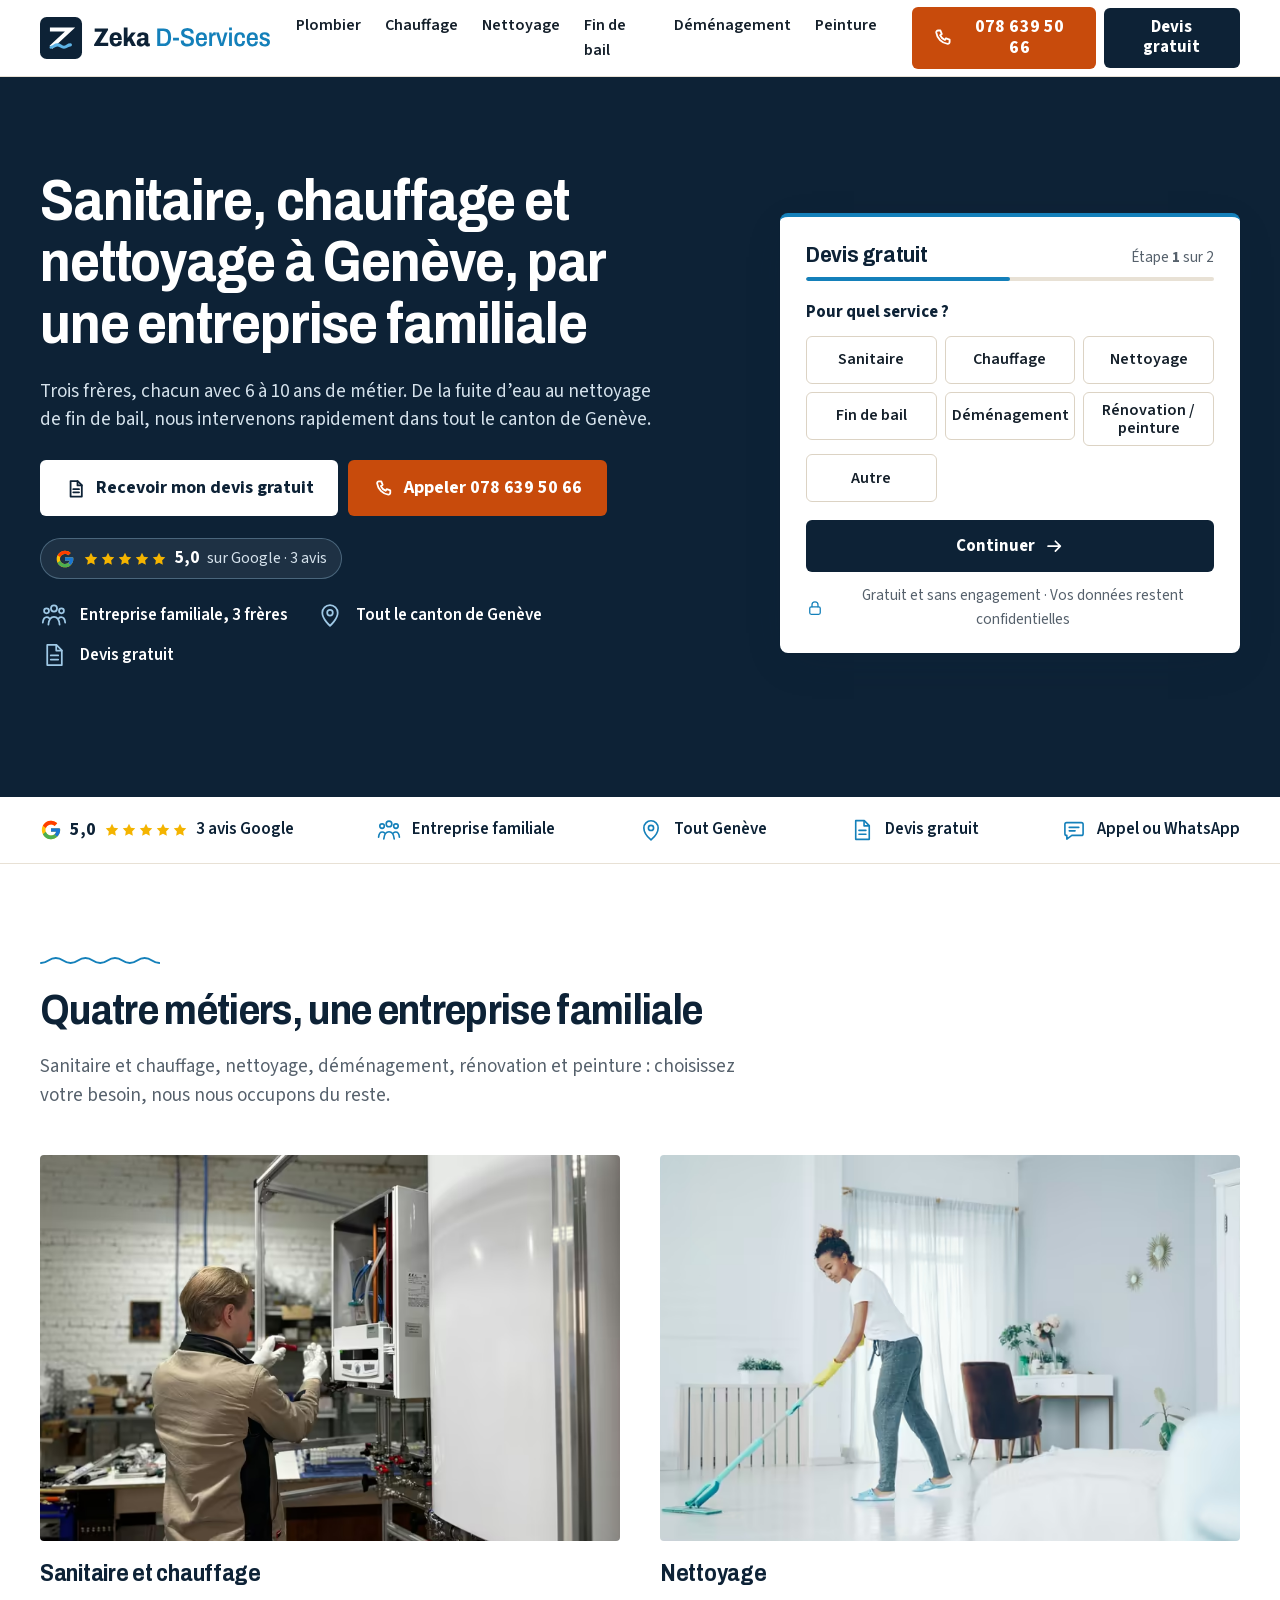
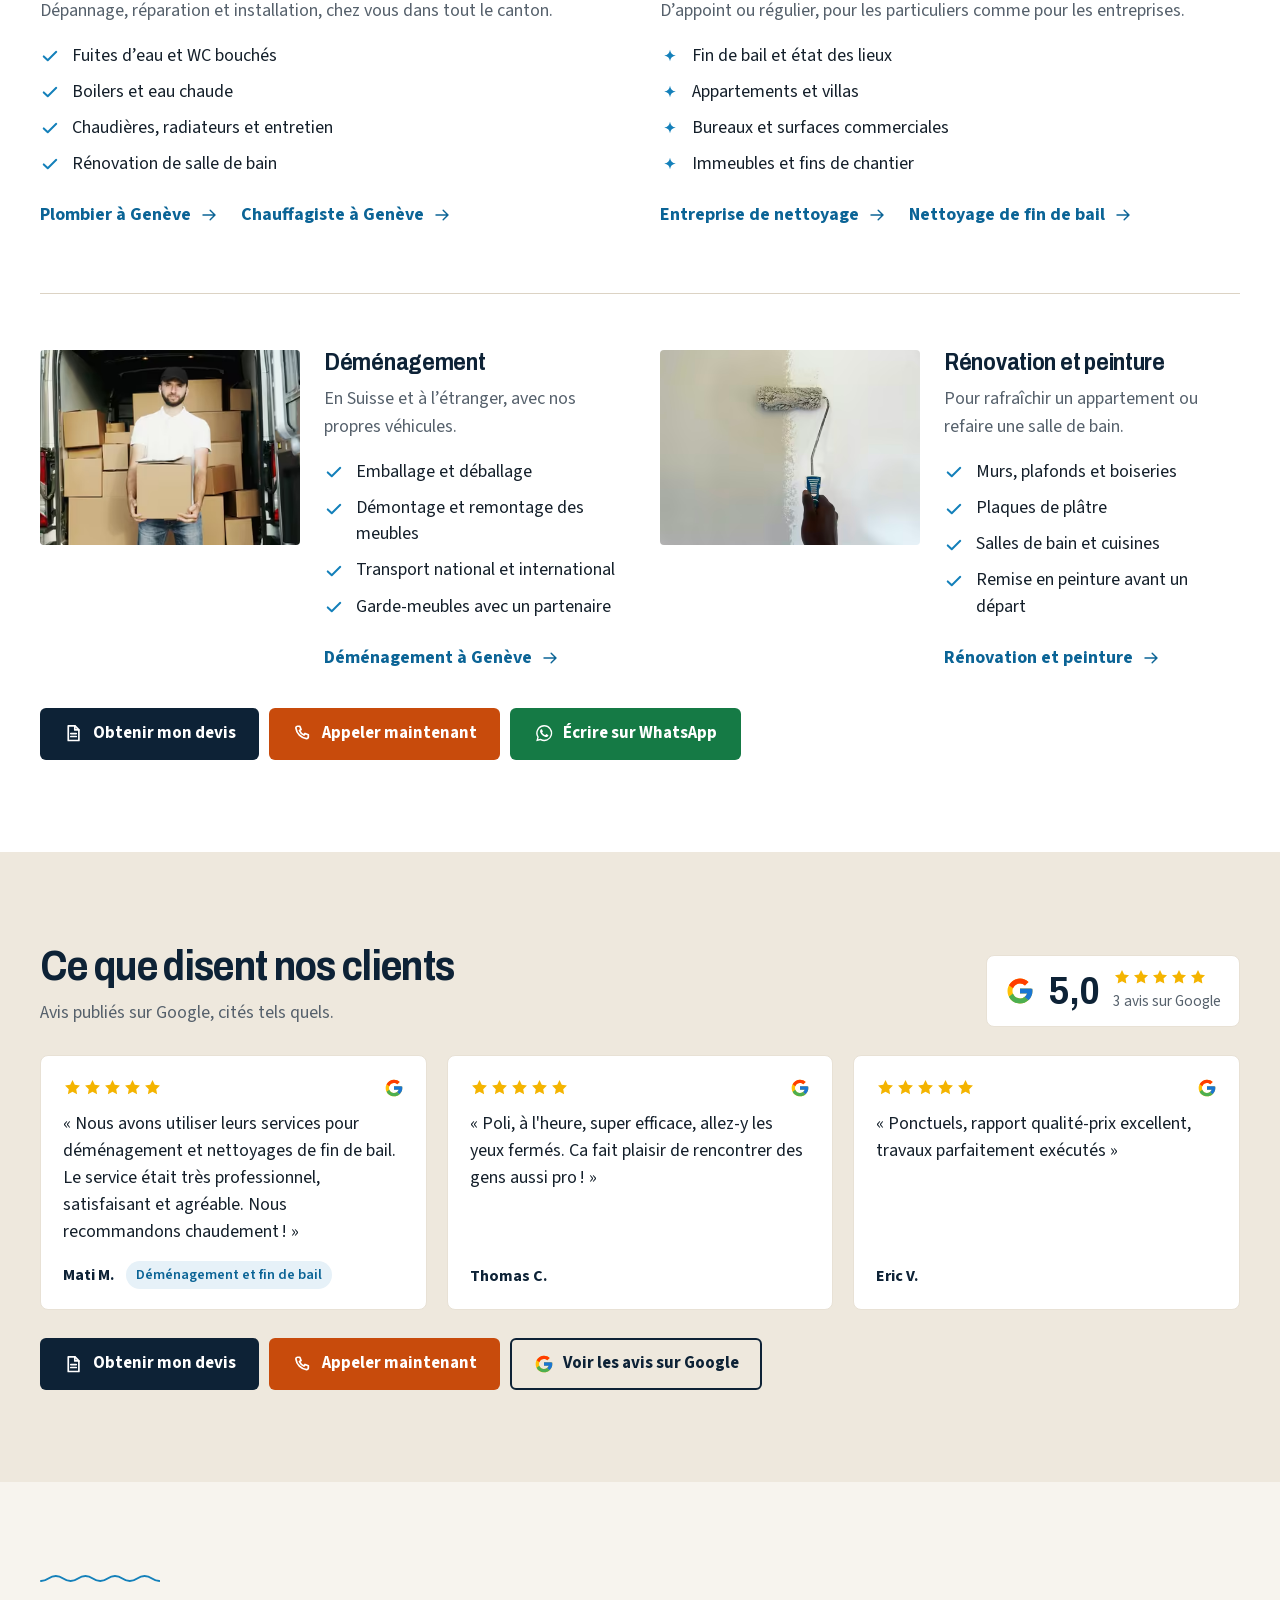
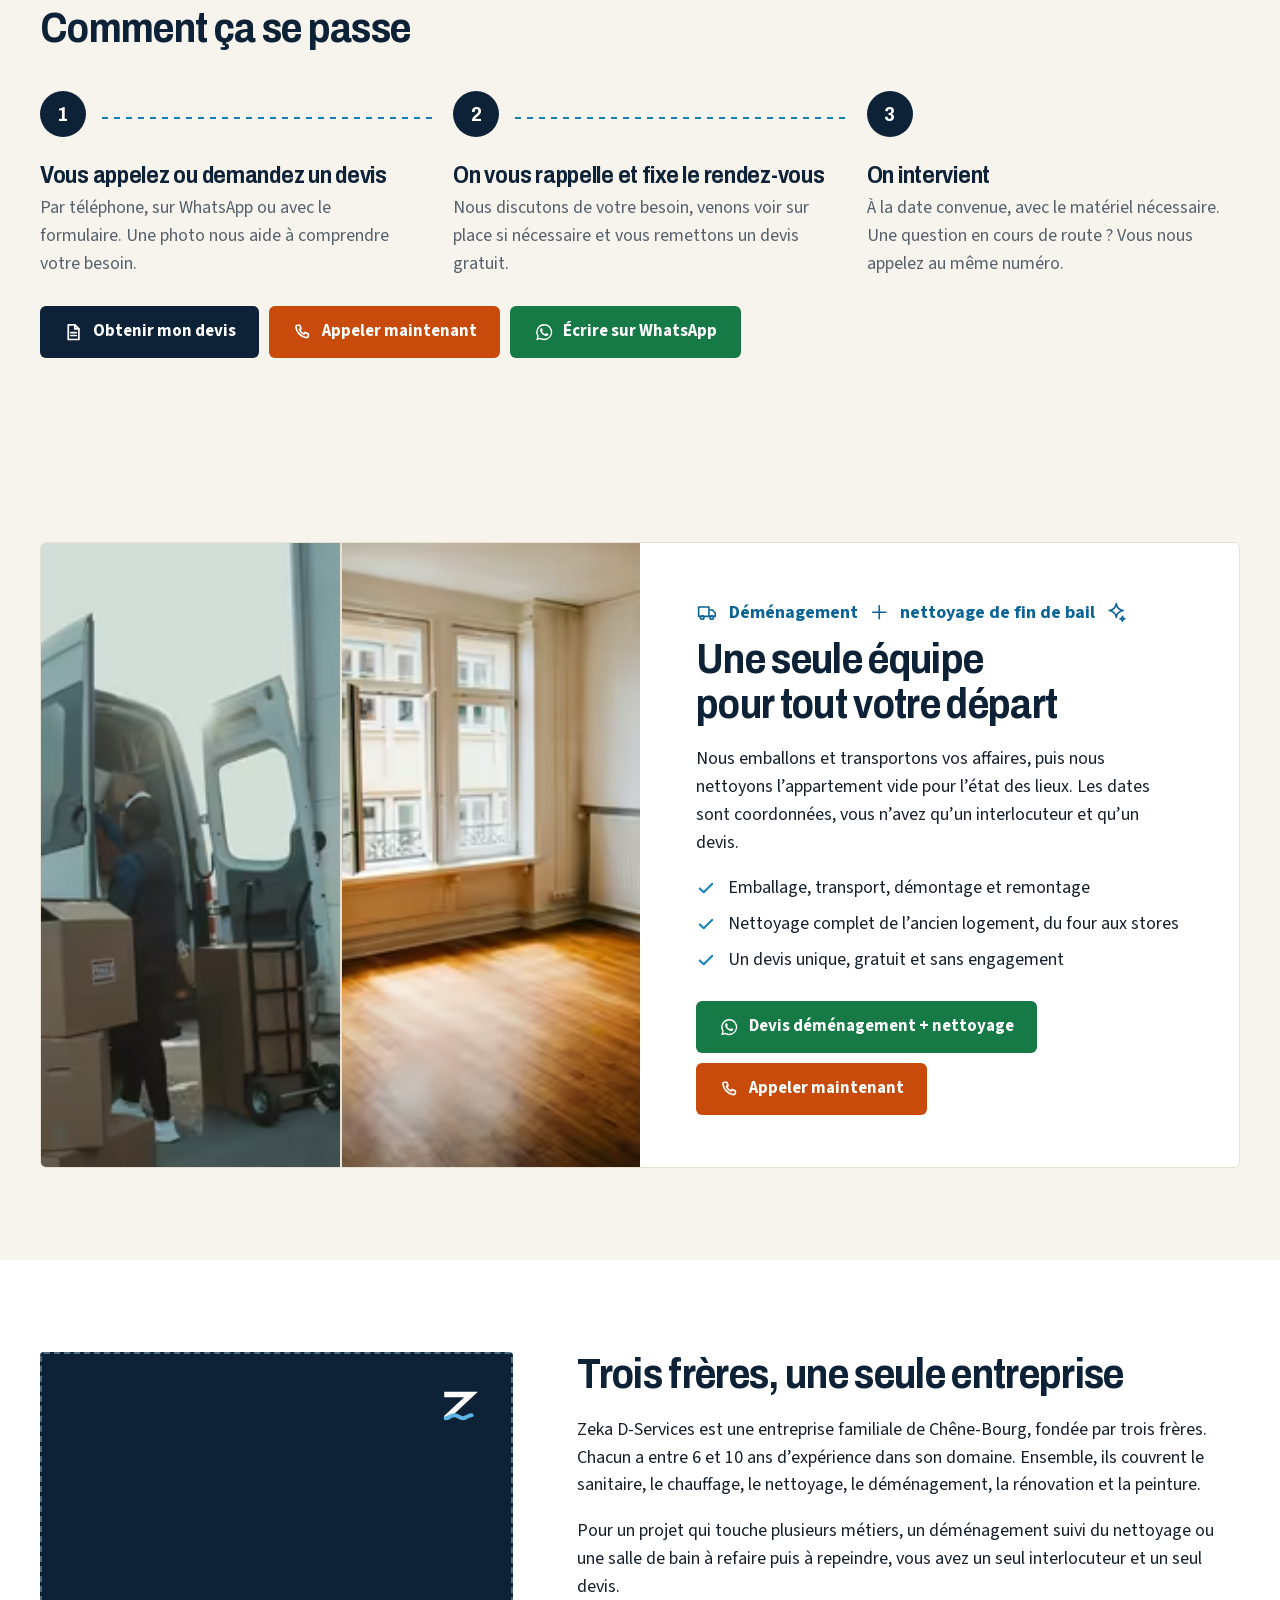
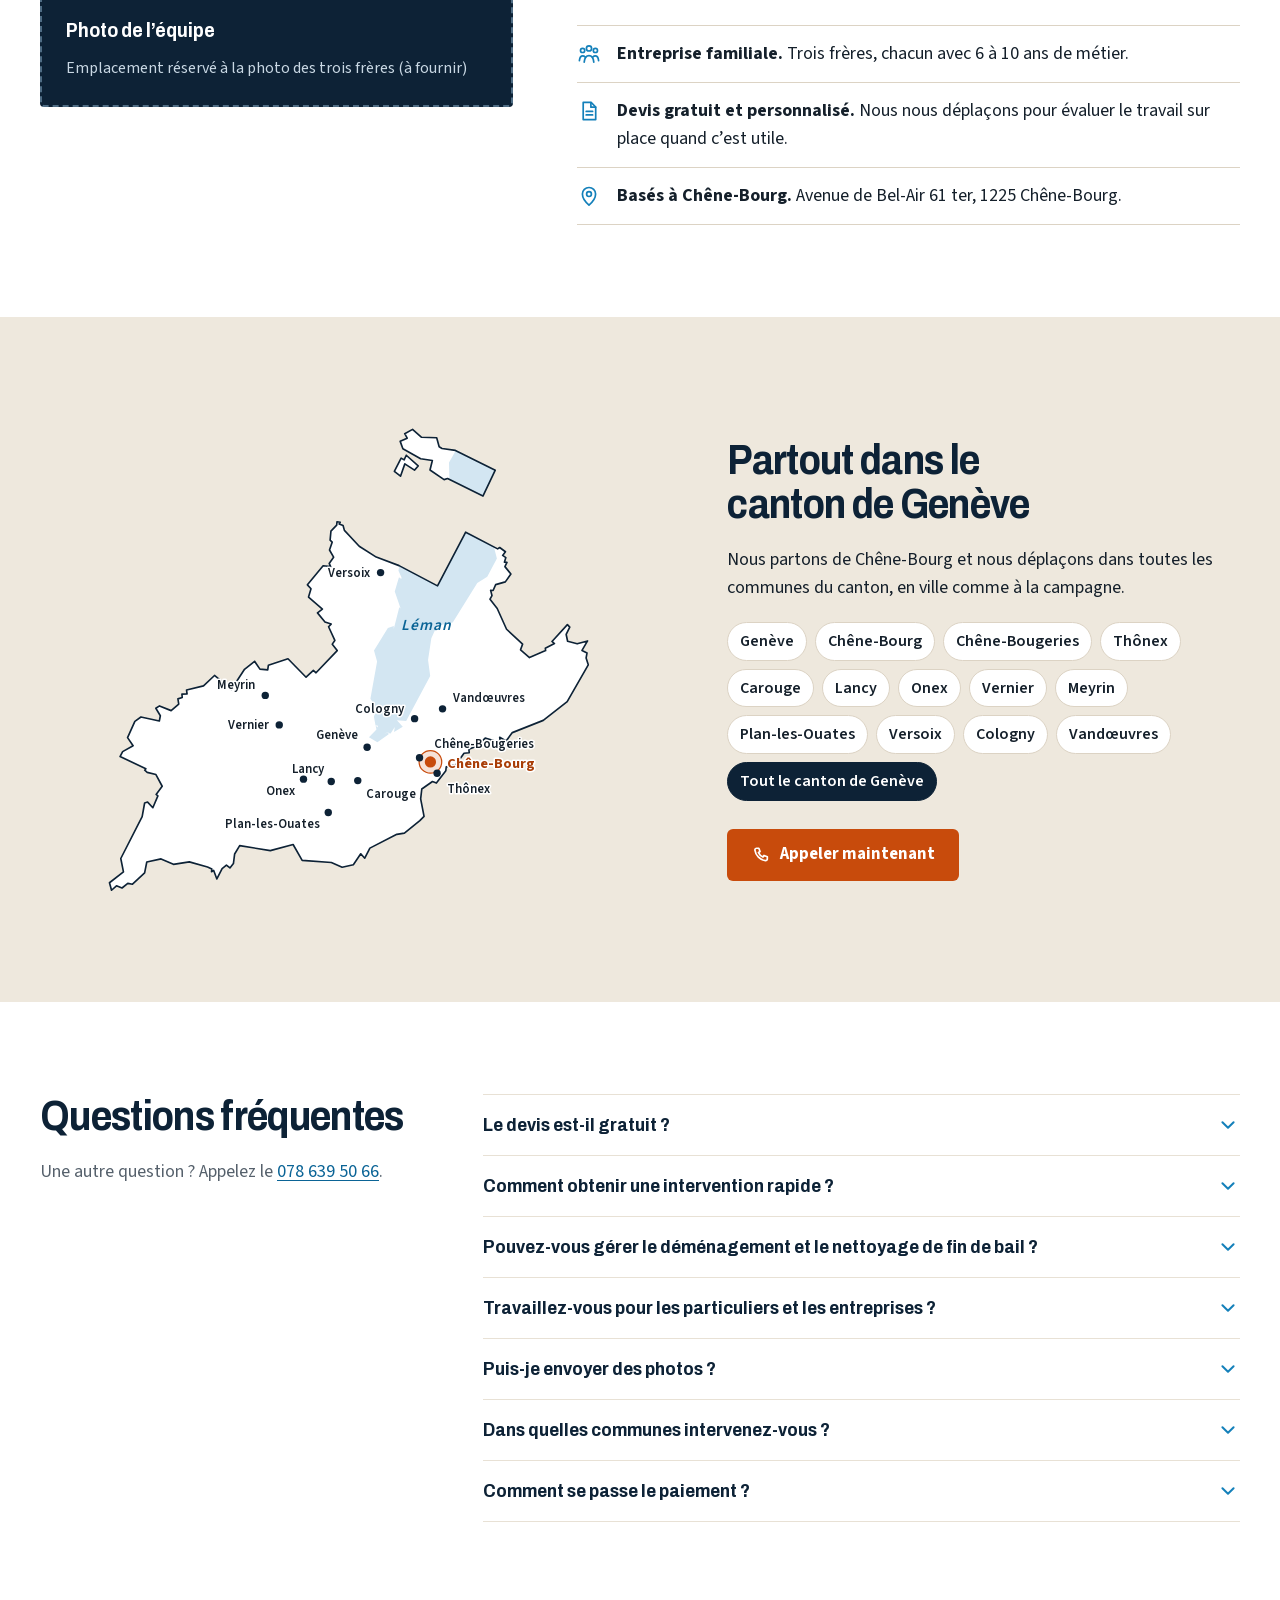
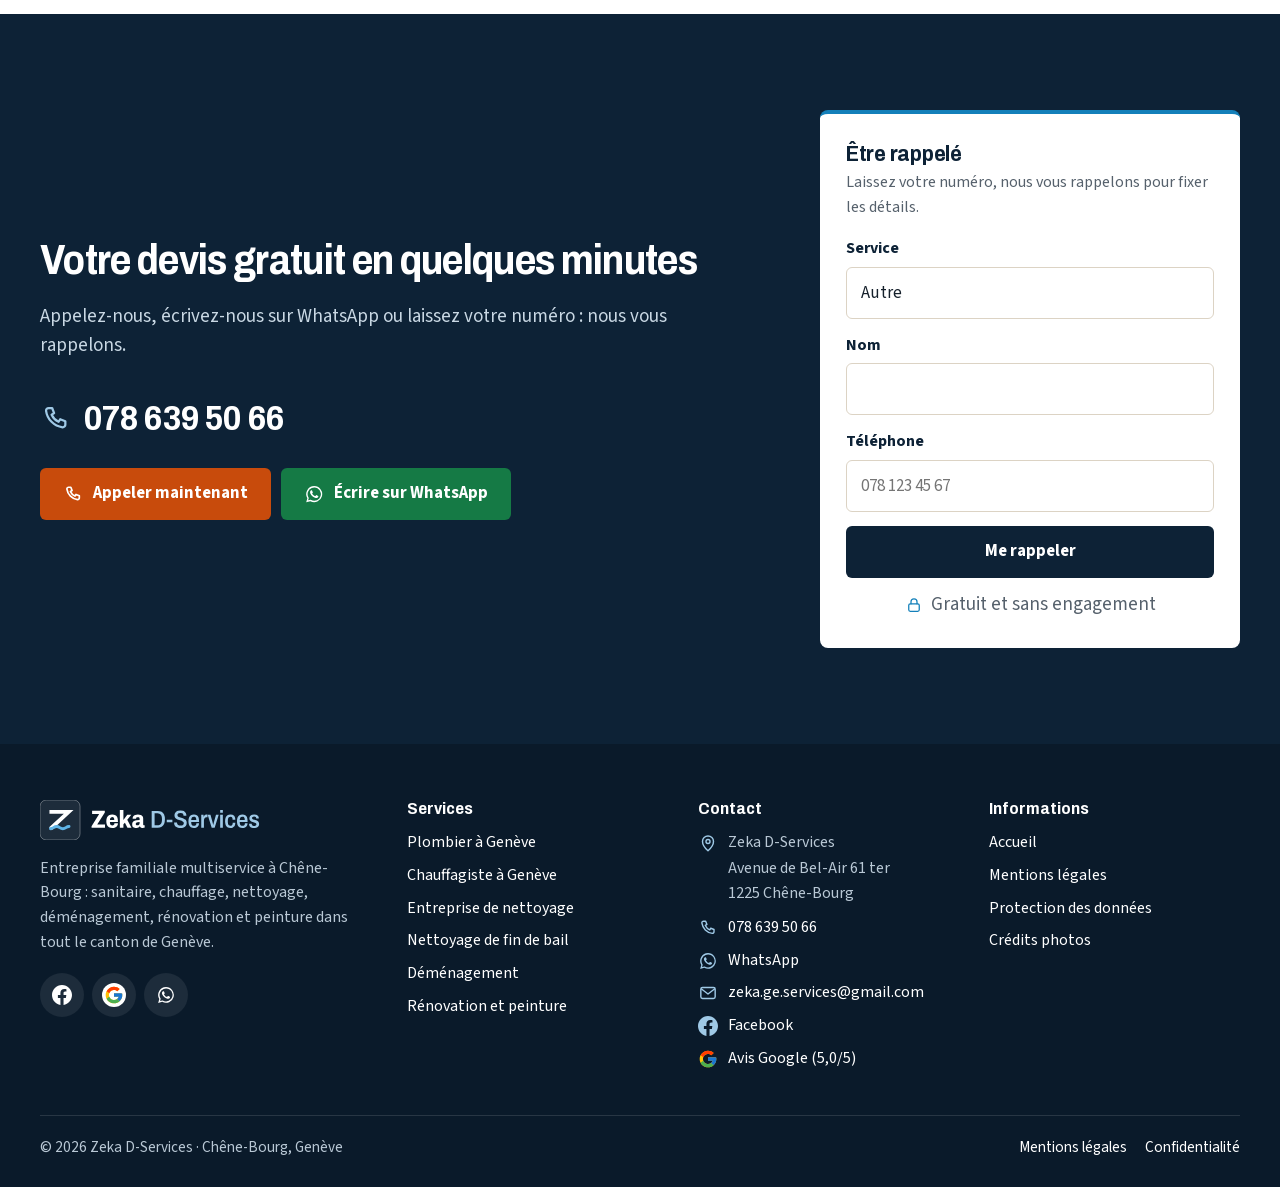
<file: index.html>
<!doctype html>
<html lang="fr-CH" data-root="" data-page="home">
<head>
<meta charset="utf-8">
<meta name="viewport" content="width=device-width, initial-scale=1, viewport-fit=cover">
<title>Zeka D-Services · Sanitaire, chauffage, nettoyage à Genève · Devis gratuit</title>
<meta name="description" content="Entreprise familiale de Chêne-Bourg : sanitaire, chauffage, nettoyage, fin de bail, déménagement et peinture dans tout le canton de Genève. Devis gratuit, appelez le 078 639 50 66.">
<link rel="canonical" href="https://welcometothenextlevel.github.io/zekadservices/">
<meta property="og:type" content="website">
<meta property="og:locale" content="fr_CH">
<meta property="og:site_name" content="Zeka D-Services">
<meta property="og:title" content="Zeka D-Services · Sanitaire, chauffage, nettoyage à Genève · Devis gratuit">
<meta property="og:description" content="Entreprise familiale de Chêne-Bourg : sanitaire, chauffage, nettoyage, fin de bail, déménagement et peinture dans tout le canton de Genève. Devis gratuit, appelez le 078 639 50 66.">
<meta property="og:url" content="https://welcometothenextlevel.github.io/zekadservices/">
<meta property="og:image" content="https://welcometothenextlevel.github.io/zekadservices/img/og-share.jpg">
<meta property="og:image:width" content="1200">
<meta property="og:image:height" content="630">
<meta name="twitter:card" content="summary_large_image">
<meta name="theme-color" content="#0D2236">
<meta name="format-detection" content="telephone=no">
<link rel="icon" href="favicon.svg" type="image/svg+xml">
<link rel="icon" href="favicon.ico" sizes="32x32">
<link rel="apple-touch-icon" href="apple-touch-icon.png">
<link rel="manifest" href="site.webmanifest">
<link rel="preload" href="fonts/archivo-latin.woff2" as="font" type="font/woff2" crossorigin>
<link rel="preload" href="fonts/source-sans-3-latin.woff2" as="font" type="font/woff2" crossorigin>
<link rel="preload" as="image" type="image/avif" media="(min-width: 960px)" imagesrcset="img/stock/plombier-evier-480.avif 480w, img/stock/plombier-evier-800.avif 800w, img/stock/plombier-evier-1200.avif 1200w, img/stock/plombier-evier-1600.avif 1600w" imagesizes="62vw" fetchpriority="high"><style>@font-face{font-family:"Archivo";src:url(fonts/archivo-latin.woff2) format("woff2");font-weight:100 900;font-display:swap}@font-face{font-family:"Source Sans 3";src:url(fonts/source-sans-3-latin.woff2) format("woff2");font-weight:200 900;font-display:swap}@font-face{font-family:"Archivo Fallback";src:local("Arial Bold"),local("Arial-BoldMT"),local("Arial");font-weight:700;size-adjust:87.96%;ascent-override:99.81%;descent-override:23.87%;line-gap-override:0%}@font-face{font-family:"Source Fallback";src:local("Arial"),local("ArialMT");font-weight:400;size-adjust:93.82%;ascent-override:109.15%;descent-override:42.64%;line-gap-override:0%}@font-face{font-family:"Source Fallback";src:local("Arial Bold"),local("Arial-BoldMT");font-weight:600 700;size-adjust:91%;ascent-override:112.5%;descent-override:44%;line-gap-override:0%}:root{--navy:#0D2236;--navy-2:#14304C;--navy-3:#0A1A2A;--blue:#1480BA;--blue-ink:#0B6496;--sky:#9FC9E6;--sky-2:#E6F1F8;--orange:#C84B0C;--orange-h:#A93E08;--wa:#157A45;--wa-h:#0F6036;--paper:#F7F4EE;--paper-2:#EEE8DD;--line:#DCD3C4;--line-2:#E8E1D5;--ink:#15202B;--muted:#56616C;--r:6px;--wrap:1200px;--hd:64px;--gut:16px;--ff-h:"Archivo","Archivo Fallback",Arial,sans-serif;--ff-b:"Source Sans 3","Source Fallback",Arial,sans-serif}@media (min-width:600px){:root{--gut:24px}}@media (min-width:960px){:root{--hd:76px;--gut:32px}}*,*::before,*::after{box-sizing:border-box}html{-webkit-text-size-adjust:100%;scroll-padding-top:calc(var(--hd) + 16px)}body{margin:0;font:400 1.125rem/1.55 var(--ff-b);color:var(--ink);background:var(--paper);overflow-x:hidden;-webkit-font-smoothing:antialiased;text-rendering:optimizeLegibility}img,svg,video{display:block;max-width:100%}img{height:auto}a{color:var(--blue-ink);text-underline-offset:.18em}button,input,select,textarea{font:inherit;color:inherit}h1,h2,h3,h4{font-family:var(--ff-h);font-weight:700;line-height:1.08;letter-spacing:-.012em;margin:0 0 .45em;color:var(--navy);text-wrap:balance}h1{font-size:clamp(2.05rem,1.35rem + 3.1vw,3.55rem);letter-spacing:-.02em}h2{font-size:clamp(1.7rem,1.25rem + 1.9vw,2.6rem);letter-spacing:-.016em}h3{font-size:clamp(1.22rem,1.1rem + .5vw,1.45rem)}p{margin:0 0 1em}ul,ol{margin:0;padding:0}.wrap{width:100%;max-width:calc(var(--wrap) + 2 * var(--gut));margin:0 auto;padding:0 var(--gut)}.sr{position:absolute!important;width:1px;height:1px;margin:-1px;overflow:hidden;clip:rect(0 0 0 0);white-space:nowrap;border:0}.skip{position:absolute;left:8px;top:-60px;z-index:100;background:var(--navy);color:#fff;padding:10px 16px;border-radius:var(--r)}.skip:focus{top:8px}:focus-visible{outline:3px solid var(--blue);outline-offset:3px}.ic{width:1.25em;height:1.25em;flex:none;fill:none;stroke:currentColor;stroke-width:1.7;stroke-linecap:round;stroke-linejoin:round}.btn{display:inline-flex;align-items:center;justify-content:center;gap:.55em;min-height:52px;padding:.7em 1.25em;border:2px solid transparent;border-radius:var(--r);font:700 1.0625rem/1.15 var(--ff-b);text-decoration:none;text-align:center;cursor:pointer;transition:background-color .15s,border-color .15s,color .15s}.btn .ic{width:1.2em;height:1.2em;stroke-width:2}.btn-call{background:var(--orange);color:#fff}.btn-call:hover{background:var(--orange-h)}.btn-quote{background:var(--navy);color:#fff}.btn-quote:hover{background:var(--navy-2)}.btn-wa{background:var(--wa);color:#fff}.btn-wa:hover{background:var(--wa-h)}.btn-line{background:transparent;color:var(--navy);border-color:var(--navy)}.btn-line:hover{background:var(--navy);color:#fff}.btn-light{background:#fff;color:var(--navy)}.btn-light:hover{background:var(--sky-2)}.btn-block{width:100%}.btn-lg{min-height:56px;font-size:1.125rem}.hd{position:sticky;top:0;z-index:60;background:#fff;border-bottom:1px solid var(--line-2)}.hd-in{display:flex;align-items:center;gap:12px;height:var(--hd)}.hd-logo{display:block;margin-right:auto;flex:none}.hd-logo img{width:auto;height:34px}.hd-nav{display:none}.hd-cta{display:flex;align-items:center;gap:8px}.hd .btn{min-height:44px;padding:.5em .95em;font-size:1rem}.hd .hd-phone{width:46px;height:46px;min-height:46px;padding:0;border-radius:50%}.hd-phone .ic{width:22px;height:22px}.hd-phone span,.hd-quote .l-long{display:none}@media (min-width:380px){.hd-logo img{height:38px}}@media (min-width:760px){.hd .hd-phone{width:auto;height:auto;border-radius:var(--r);padding:.5em 1.05em}.hd-phone span,.hd-quote .l-long{display:inline}.hd-quote .l-short{display:none}}@media (min-width:960px){.hd-logo img{height:42px}.hd .btn{min-height:50px;font-size:1.0625rem}.hd-phone .num{font-size:1.125rem;letter-spacing:.01em}}@media (min-width:1180px){.hd-nav{display:flex;gap:2px;margin-right:12px}.hd-nav a{padding:10px 11px;color:var(--ink);text-decoration:none;font-weight:600;font-size:1rem;border-radius:var(--r)}.hd-nav a:hover{background:var(--paper)}}.hero{position:relative;background:var(--navy);color:#fff;overflow:hidden;isolation:isolate}.hero-media{display:none}.hero-in{position:relative;display:grid;gap:0;padding-top:30px}.hero h1{color:#fff;margin-bottom:.4em}.hero-sub{font-size:1.1875rem;line-height:1.5;color:#D5E2EC;max-width:34em;margin-bottom:1.35em}.hero-ctas{display:grid;gap:10px;margin-bottom:22px}.hero-ctas .btn-quote{background:#fff;color:var(--navy)}.hero-ctas .btn-quote:hover{background:var(--sky-2)}.stars{display:inline-flex;gap:1px;color:#F4B400;line-height:0}.stars .ic{width:16px;height:16px;fill:currentColor;stroke:none}.gl{width:20px;height:20px;flex:none}.g-badge{display:inline-flex;flex-wrap:wrap;align-items:center;gap:6px 8px;margin:0 0 22px;padding:9px 14px;border-radius:999px;background:rgba(255,255,255,.07);border:1px solid rgba(159,201,230,.35);color:#fff;text-decoration:none;font-size:1rem;line-height:1.2}.g-badge:hover{background:rgba(255,255,255,.13)}.g-badge b{font-size:1.0625rem}.g-badge span:last-child{color:#D5E2EC}.trust3{list-style:none;display:grid;gap:10px;margin:0 0 26px}.trust3 li{white-space:nowrap}.trust3 li{display:flex;align-items:center;gap:12px;font-weight:600;font-size:1.0625rem;color:#fff}.trust3 .ic{width:28px;height:28px;color:var(--sky);stroke-width:1.5}.hero-form{margin:0 calc(-1 * var(--gut));padding:28px var(--gut) 36px;background:var(--paper);color:var(--ink)}@media (min-width:600px){.hero-ctas{grid-template-columns:auto auto;justify-content:start}.trust3{display:flex;flex-wrap:wrap;gap:12px 28px}}@media (min-width:960px){.hero-media{display:block;position:absolute;inset:0 0 0 auto;width:62%;z-index:-1}.hero-media picture,.hero-media img,.hero-media video{position:absolute;inset:0;width:100%;height:100%;object-fit:cover}.hero-media video{opacity:0;transition:opacity .6s}.hero-media video.on{opacity:1}.hero-media::after{content:"";position:absolute;inset:0;background:linear-gradient(90deg,var(--navy) 0%,rgba(13,34,54,.9) 22%,rgba(13,34,54,.45) 60%,rgba(13,34,54,.55) 100%)}.hero-in{grid-template-columns:minmax(0,1fr) 440px;gap:56px;align-items:center;padding-top:64px;padding-bottom:72px;min-height:min(720px,calc(100vh - var(--hd)))}.hero-copy{max-width:620px}.hero-form{margin:0;padding:0;background:none}}@media (min-width:1280px){.hero-in{grid-template-columns:minmax(0,1fr) 460px;gap:80px}}@media (min-width:960px) and (max-width:1199px){.hero-ctas{grid-template-columns:1fr;max-width:400px}}.hero-ctas .btn{white-space:nowrap}.pb{margin:0 0 26px}.pb-q{font-family:var(--ff-h);font-weight:700;font-size:1.125rem;margin:0 0 10px;color:#fff}.pb-list{display:flex;flex-wrap:wrap;gap:8px}.pb-chip{min-height:44px;padding:8px 14px;border:1.5px solid rgba(159,201,230,.55);border-radius:999px;background:rgba(255,255,255,.04);color:#fff;font-weight:600;font-size:1rem;cursor:pointer;display:inline-flex;align-items:center;gap:8px}.pb-chip:hover,.pb-chip[aria-pressed="true"]{background:#fff;color:var(--navy);border-color:#fff}.pb-chip .ic{width:18px;height:18px;color:var(--sky)}.pb-chip:hover .ic,.pb-chip[aria-pressed="true"] .ic{color:var(--blue)}.pb-panel{margin-top:12px;padding:16px;border-radius:var(--r);background:var(--navy-2);border:1px solid rgba(159,201,230,.3)}.pb-panel p{margin:0 0 12px;color:#E4EDF4}.pb-panel .btns{display:flex;flex-wrap:wrap;gap:8px}.pb-panel .btn{min-height:48px}.qf{background:#fff;color:var(--ink);border-radius:8px;box-shadow:0 1px 2px rgba(13,34,54,.06),0 12px 40px -12px rgba(13,34,54,.28);padding:22px 18px 20px;border-top:4px solid var(--blue)}.qf-head{display:flex;flex-wrap:wrap;align-items:baseline;justify-content:space-between;gap:4px 12px;margin-bottom:6px}.qf-title{font-family:var(--ff-h);font-weight:700;font-size:1.4rem;color:var(--navy);margin:0}.qf-steplabel{margin:0;font-size:.95rem;color:var(--muted)}.qf-bar{height:4px;background:var(--line-2);border-radius:4px;margin:8px 0 18px;overflow:hidden}.qf-bar span{display:block;height:100%;width:50%;background:var(--blue);border-radius:4px;transition:width .25s}.qf[data-step="2"] .qf-bar span{width:100%}.qf fieldset{border:0;margin:0;padding:0;min-width:0}.qf legend{font-weight:700;font-size:1.0625rem;margin:0 0 10px;padding:0;color:var(--navy)}.qf-sub{font-weight:700;font-size:1rem;margin:16px 0 8px;color:var(--navy)}.chips{display:grid;grid-template-columns:repeat(2,minmax(0,1fr));gap:8px}.chips--rooms{grid-template-columns:repeat(4,minmax(0,1fr))}.chips--yn{grid-template-columns:repeat(2,minmax(0,1fr))}.chip{position:relative;display:block}.chip input{position:absolute;opacity:0;inset:0;width:100%;height:100%;margin:0;cursor:pointer}.chip span{display:flex;align-items:center;justify-content:center;min-height:48px;padding:8px 10px;border:1.5px solid var(--line);border-radius:var(--r);background:#fff;font-weight:600;font-size:1rem;line-height:1.15;text-align:center;transition:border-color .12s,background-color .12s}.chip input:hover+span{border-color:var(--blue)}.chip input:checked+span{border-color:var(--navy);background:var(--navy);color:#fff}.chip input:focus-visible+span{outline:3px solid var(--blue);outline-offset:2px}.field{margin:0 0 14px}.field label{display:block;font-weight:700;font-size:1rem;margin:0 0 6px;color:var(--navy)}.field .opt{font-weight:400;color:var(--muted)}.field input,.field textarea,.field select{display:block;width:100%;min-height:52px;padding:12px 14px;border:1.5px solid var(--line);border-radius:var(--r);background:#fff;font-size:1.0625rem;line-height:1.3;appearance:none}.field textarea{min-height:96px;resize:vertical}.field input:focus,.field textarea:focus,.field select:focus{outline:none;border-color:var(--blue);box-shadow:0 0 0 3px rgba(20,128,186,.22)}.field [aria-invalid="true"]{border-color:#B42318}.err{display:block;margin-top:6px;font-size:.95rem;font-weight:600;color:#B42318}.err:empty{display:none}.qf-photo{display:flex;gap:10px;align-items:flex-start;margin:4px 0 16px;padding:12px 14px;border-radius:var(--r);background:#EDF6F0;font-size:1rem;line-height:1.4}.qf-photo .ic{color:var(--wa);width:22px;height:22px;margin-top:1px}.qf-photo a{color:var(--wa-h);font-weight:700}.qf-actions{display:flex;gap:10px;align-items:stretch}.qf-actions .btn-quote{flex:1}.qf-back{min-height:52px;padding:0 14px;border:1.5px solid var(--line);border-radius:var(--r);background:#fff;font-weight:600;cursor:pointer}.qf-back:hover{border-color:var(--navy)}.qf-reassure{display:flex;align-items:center;justify-content:center;gap:8px;margin:12px 0 0;font-size:.95rem;color:var(--muted);text-align:center}.qf-reassure .ic{width:18px;height:18px;color:var(--blue)}.qf-status{margin:10px 0 0;font-weight:600}.qf-status:empty{display:none}.qf-status.is-err{color:#B42318}.hp{position:absolute!important;left:-9999px;width:1px;height:1px;overflow:hidden}.qf [hidden]{display:none!important}@media (min-width:600px){.chips{grid-template-columns:repeat(3,minmax(0,1fr))}}@media (min-width:960px){.qf{padding:26px 26px 22px}.chips{grid-template-columns:repeat(2,minmax(0,1fr))}}@media (min-width:1280px){.chips{grid-template-columns:repeat(3,minmax(0,1fr))}.chips .chip--wide{grid-column:span 1}}.nw{white-space:nowrap}</style>
<link rel="stylesheet" href="css/site.css?v=4" media="print" onload="this.media='all'">
<noscript><link rel="stylesheet" href="css/site.css?v=4"></noscript>
<script type="application/ld+json">{"@context":"https://schema.org","@graph":[{"@type":["HomeAndConstructionBusiness","Plumber","HVACBusiness","MovingCompany","HousePainter"],"@id":"https://welcometothenextlevel.github.io/zekadservices/#entreprise","name":"Zeka D-Services","description":"Entreprise familiale multiservice à Chêne-Bourg (Genève) : sanitaire, chauffage, nettoyage, fin de bail, déménagement, rénovation et peinture.","url":"https://welcometothenextlevel.github.io/zekadservices/","logo":"https://welcometothenextlevel.github.io/zekadservices/img/brand/logo.png","image":"https://welcometothenextlevel.github.io/zekadservices/img/og-share.jpg","telephone":"+41 78 639 50 66","currenciesAccepted":"CHF","address":{"@type":"PostalAddress","streetAddress":"Avenue de Bel-Air 61 ter","postalCode":"1225","addressLocality":"Chêne-Bourg","addressRegion":"GE","addressCountry":"CH"},"geo":{"@type":"GeoCoordinates","latitude":46.20198,"longitude":6.20005},"sameAs":["https://www.facebook.com/profile.php?id=61575238847470","https://maps.google.com/?cid=4459338747840241714"],"areaServed":[{"@type":"AdministrativeArea","name":"Canton de Genève"},{"@type":"City","name":"Genève"},{"@type":"City","name":"Chêne-Bourg"},{"@type":"City","name":"Chêne-Bougeries"},{"@type":"City","name":"Thônex"},{"@type":"City","name":"Carouge"},{"@type":"City","name":"Lancy"},{"@type":"City","name":"Onex"},{"@type":"City","name":"Vernier"},{"@type":"City","name":"Meyrin"},{"@type":"City","name":"Plan-les-Ouates"},{"@type":"City","name":"Versoix"},{"@type":"City","name":"Cologny"},{"@type":"City","name":"Vandœuvres"}]},{"@type":"FAQPage","mainEntity":[{"@type":"Question","name":"Le devis est-il gratuit ?","acceptedAnswer":{"@type":"Answer","text":"Oui. Le devis est gratuit et sans engagement, quel que soit le service. Pour un travail plus important, nous nous déplaçons pour évaluer le travail sur place."}},{"@type":"Question","name":"Comment obtenir une intervention rapide ?","acceptedAnswer":{"@type":"Answer","text":"Appelez le 078 639 50 66. Pour une fuite ou une panne, le téléphone est le plus rapide : nous vous disons tout de suite quand nous pouvons passer."}},{"@type":"Question","name":"Pouvez-vous gérer le déménagement et le nettoyage de fin de bail ?","acceptedAnswer":{"@type":"Answer","text":"Oui. Nous déménageons vos affaires puis nettoyons l’ancien logement pour l’état des lieux. Un seul interlocuteur et un seul devis pour tout le départ."}},{"@type":"Question","name":"Travaillez-vous pour les particuliers et les entreprises ?","acceptedAnswer":{"@type":"Answer","text":"Oui. Nous intervenons chez les particuliers, en appartement comme en villa, et pour les professionnels : bureaux, surfaces commerciales et immeubles."}},{"@type":"Question","name":"Puis-je envoyer des photos ?","acceptedAnswer":{"@type":"Answer","text":"Oui, et c’est souvent le plus simple. Envoyez vos photos sur WhatsApp au 078 639 50 66, avec quelques mots sur votre besoin."}},{"@type":"Question","name":"Dans quelles communes intervenez-vous ?","acceptedAnswer":{"@type":"Answer","text":"Nous intervenons dans tout le canton de Genève, notamment à Genève, Chêne-Bourg, Chêne-Bougeries, Thônex, Carouge, Lancy, Onex, Vernier, Meyrin, Plan-les-Ouates, Versoix, Cologny et Vandœuvres."}},{"@type":"Question","name":"Comment se passe le paiement ?","acceptedAnswer":{"@type":"Answer","text":"Les modalités de paiement sont précisées dans votre devis. Posez-nous la question au moment du devis si vous avez une préférence."}}]}]}</script>
</head>
<body data-service="general">
<svg width="0" height="0" style="position:absolute" aria-hidden="true" focusable="false"><defs>
<symbol id="i-phone" viewBox="0 0 24 24"><path d="M6.6 3.8h2.6l1.5 3.9-1.9 1.2a10.6 10.6 0 0 0 5.3 5.3l1.2-1.9 3.9 1.5v2.6a2 2 0 0 1-2.1 2A14.6 14.6 0 0 1 4.6 5.9a2 2 0 0 1 2-2.1z"/></symbol>
<symbol id="i-wa" viewBox="0 0 24 24"><path stroke="none" fill="currentColor" d="M12.04 2.5a9.43 9.43 0 0 0-8.1 14.24L2.6 21.5l4.88-1.28a9.43 9.43 0 1 0 4.56-17.72zm0 17.26a7.8 7.8 0 0 1-3.98-1.09l-.29-.17-2.9.76.78-2.83-.19-.3a7.82 7.82 0 1 1 6.58 3.63zm4.29-5.86c-.24-.12-1.4-.69-1.61-.77-.22-.08-.38-.12-.54.12-.16.24-.62.77-.76.93-.14.16-.28.18-.52.06-.24-.12-1-.37-1.91-1.18-.7-.63-1.18-1.41-1.32-1.65-.14-.24-.01-.37.1-.49.11-.11.24-.28.36-.42.12-.14.16-.24.24-.4.08-.16.04-.3-.02-.42-.06-.12-.54-1.3-.74-1.78-.2-.47-.4-.4-.54-.41h-.46a.89.89 0 0 0-.64.3 2.7 2.7 0 0 0-.84 2c0 1.18.86 2.32.98 2.48.12.16 1.69 2.58 4.1 3.62.57.25 1.02.4 1.37.51.58.18 1.1.16 1.52.1.46-.07 1.4-.57 1.6-1.13.2-.55.2-1.03.14-1.13-.06-.1-.22-.16-.46-.28z"/></symbol>
<symbol id="i-family" viewBox="0 0 24 24"><circle cx="12" cy="6.4" r="2.6"/><circle cx="5.6" cy="8.4" r="2.1"/><circle cx="18.4" cy="8.4" r="2.1"/><path d="M7.2 20.2c.4-4.1 2.2-6.6 4.8-6.6s4.4 2.5 4.8 6.6"/><path d="M2.4 18.6c.3-3 1.6-4.7 3.4-4.7.9 0 1.6.3 2.2.9M21.6 18.6c-.3-3-1.6-4.7-3.4-4.7-.9 0-1.6.3-2.2.9"/></symbol>
<symbol id="i-pin" viewBox="0 0 24 24"><path d="M12 21.2s-6.6-5.7-6.6-11.1a6.6 6.6 0 0 1 13.2 0c0 5.4-6.6 11.1-6.6 11.1z"/><circle cx="12" cy="10.1" r="2.4"/></symbol>
<symbol id="i-doc" viewBox="0 0 24 24"><path d="M6.2 3.4h7.9l4.6 4.6v12.6H6.2z"/><path d="M13.9 3.5v4.7h4.7M9.2 12.4h6.4M9.2 15.9h6.4"/></symbol>
<symbol id="i-chat" viewBox="0 0 24 24"><path d="M5.2 5.2h13.6a1.6 1.6 0 0 1 1.6 1.6v8.6a1.6 1.6 0 0 1-1.6 1.6H10l-4.6 3.4V17H5.2a1.6 1.6 0 0 1-1.6-1.6V6.8a1.6 1.6 0 0 1 1.6-1.6z"/><path d="M7.6 9.6h8.8M7.6 12.8h5.4"/></symbol>
<symbol id="i-check" viewBox="0 0 24 24"><path d="M4.8 12.6l4.4 4.3L19.2 7"/></symbol>
<symbol id="i-arrow" viewBox="0 0 24 24"><path d="M4.8 12h14.2M13.4 6.2l5.8 5.8-5.8 5.8"/></symbol>
<symbol id="i-chev" viewBox="0 0 24 24"><path d="M6.4 9.2l5.6 5.6 5.6-5.6"/></symbol>
<symbol id="i-mail" viewBox="0 0 24 24"><rect x="3.4" y="5.4" width="17.2" height="13.2" rx="2"/><path d="M4.2 7.2l7.8 6 7.8-6"/></symbol>
<symbol id="i-drop" viewBox="0 0 24 24"><path d="M12 3.4s6.2 6.5 6.2 10.8a6.2 6.2 0 0 1-12.4 0C5.8 9.9 12 3.4 12 3.4z"/><path d="M9.2 14.6a2.9 2.9 0 0 0 2.6 2.6"/></symbol>
<symbol id="i-flame" viewBox="0 0 24 24"><path d="M12 21c-3.8 0-6.6-2.7-6.6-6.3 0-4.4 4.2-6.5 4.8-11.2 2.9 1.9 4.5 4.6 4.5 7.4.9-.5 1.6-1.6 1.8-2.9 1.4 1.5 2.1 3.5 2.1 5.4 0 4.1-2.8 7.6-6.6 7.6z"/><path d="M12 21c-1.7 0-2.9-1.2-2.9-2.9 0-1.9 1.7-2.9 2.3-4.8 1.6 1 2.9 2.6 2.9 4.5 0 1.9-.8 3.2-2.3 3.2z"/></symbol>
<symbol id="i-radiator" viewBox="0 0 24 24"><rect x="3.6" y="5.2" width="3.4" height="13" rx="1.7"/><rect x="8.6" y="5.2" width="3.4" height="13" rx="1.7"/><rect x="13.6" y="5.2" width="3.4" height="13" rx="1.7"/><path d="M17 9h3.4M5.2 18.2v1.6M15.4 18.2v1.6"/></symbol>
<symbol id="i-boiler" viewBox="0 0 24 24"><rect x="6.2" y="2.8" width="11.6" height="14.4" rx="2"/><circle cx="12" cy="11" r="2.2"/><path d="M9.2 6.2h5.6M9.6 17.2v3.6M14.4 17.2v3.6"/></symbol>
<symbol id="i-wrench" viewBox="0 0 24 24"><path d="M14.6 6.3a1 1 0 0 0 0 1.4l1.7 1.7a1 1 0 0 0 1.4 0l3.4-3.4a5.9 5.9 0 0 1-7.8 7.8l-6.9 6.9a2.1 2.1 0 0 1-3-3l6.9-6.9a5.9 5.9 0 0 1 7.8-7.8z"/></symbol>
<symbol id="i-shower" viewBox="0 0 24 24"><path d="M5 21V7.6a4 4 0 0 1 7.6-1.8"/><path d="M10.2 8.8a4.4 4.4 0 0 1 7.2 0z"/><path d="M11.4 12.2l-.6 1.4M13.8 12.2v1.6M16.2 12.2l.6 1.4M11 16.4l-.6 1.4M14 16.4v1.6M17 16.4l.6 1.4"/></symbol>
<symbol id="i-spark" viewBox="0 0 24 24"><path d="M12 2.8c.7 4.8 2.6 6.7 7.4 7.4-4.8.7-6.7 2.6-7.4 7.4-.7-4.8-2.6-6.7-7.4-7.4 4.8-.7 6.7-2.6 7.4-7.4z"/><path d="M18.6 16.4c.3 1.7 1 2.4 2.6 2.6-1.7.3-2.4 1-2.6 2.6-.3-1.7-1-2.4-2.6-2.6 1.7-.2 2.4-.9 2.6-2.6z"/></symbol>
<symbol id="i-kitchen" viewBox="0 0 24 24"><rect x="4" y="3.4" width="16" height="17.2" rx="1.6"/><path d="M4 8.2h16M7.6 5.8h.01M10.6 5.8h.01"/><rect x="7" y="11.2" width="10" height="6.2" rx="1"/></symbol>
<symbol id="i-bath" viewBox="0 0 24 24"><path d="M3.4 12.4h17.2v2.4a4.2 4.2 0 0 1-4.2 4.2H7.6a4.2 4.2 0 0 1-4.2-4.2z"/><path d="M6 12.4V6.2a2.2 2.2 0 0 1 4.1-1.1M7 19l-.9 1.8M17 19l.9 1.8"/></symbol>
<symbol id="i-window" viewBox="0 0 24 24"><rect x="4.2" y="3.6" width="15.6" height="16.8" rx="1.4"/><path d="M12 3.6v16.8M4.2 12h15.6"/></symbol>
<symbol id="i-home" viewBox="0 0 24 24"><path d="M3.8 11.2L12 4.6l8.2 6.6M6.2 9.4v10.4h11.6V9.4M10 19.8v-5h4v5"/></symbol>
<symbol id="i-building" viewBox="0 0 24 24"><path d="M5 20.4V4.6h9.4v15.8M14.4 9.4H19v11M3.4 20.4h17.2"/><path d="M8 8h3.4M8 11.4h3.4M8 14.8h3.4"/></symbol>
<symbol id="i-truck" viewBox="0 0 24 24"><path d="M2.8 6.4h11v10H2.8zM13.8 9.6h3.8l2.9 3.2v3.6h-6.7"/><circle cx="6.6" cy="17.6" r="1.9"/><circle cx="16.8" cy="17.6" r="1.9"/></symbol>
<symbol id="i-box" viewBox="0 0 24 24"><path d="M3.6 7.6L12 3.4l8.4 4.2v8.8L12 20.6l-8.4-4.2z"/><path d="M3.6 7.6L12 11.8l8.4-4.2M12 11.8v8.8M7.8 5.5l8.4 4.2"/></symbol>
<symbol id="i-roller" viewBox="0 0 24 24"><rect x="3.6" y="3.4" width="13.2" height="5.2" rx="1.2"/><path d="M16.8 6h2.8v4.8H11.2v3.2"/><rect x="9.8" y="14" width="2.8" height="6.8" rx="1"/></symbol>
<symbol id="i-key" viewBox="0 0 24 24"><circle cx="8" cy="15.6" r="4.2"/><path d="M11 12.6l8.6-8.6M16.2 7.4l2.4 2.4M13.8 9.8l2 2"/></symbol>
<symbol id="i-cal" viewBox="0 0 24 24"><rect x="3.8" y="5.4" width="16.4" height="14.8" rx="2"/><path d="M3.8 10h16.4M8.4 3.4v4M15.6 3.4v4"/></symbol>
<symbol id="i-camera" viewBox="0 0 24 24"><rect x="3.4" y="7" width="17.2" height="12.4" rx="2"/><circle cx="12" cy="13.2" r="3.4"/><path d="M8.6 7l1.6-2.6h3.6L15.4 7"/></symbol>
<symbol id="i-lock" viewBox="0 0 24 24"><rect x="5" y="10.4" width="14" height="10" rx="2"/><path d="M8 10.4V7.8a4 4 0 0 1 8 0v2.6"/></symbol>
<symbol id="i-plus" viewBox="0 0 24 24"><path d="M12 5v14M5 12h14"/></symbol>
<symbol id="i-back" viewBox="0 0 24 24"><path d="M19.2 12H5M10.6 6.2L4.8 12l5.8 5.8"/></symbol>
<symbol id="i-star" viewBox="0 0 24 24"><path stroke="none" fill="currentColor" d="M12 2.6l2.9 6 6.5.9-4.7 4.6 1.1 6.5L12 17.5l-5.8 3.1 1.1-6.5-4.7-4.6 6.5-.9z"/></symbol>
<symbol id="i-fb" viewBox="0 0 24 24"><path stroke="none" fill="currentColor" d="M24 12.07C24 5.41 18.63 0 12 0S0 5.41 0 12.07C0 18.1 4.39 23.1 10.13 24v-8.44H7.08v-3.49h3.04V9.41c0-3.02 1.79-4.69 4.53-4.69 1.31 0 2.68.24 2.68.24v2.97h-1.51c-1.49 0-1.96.93-1.96 1.89v2.25h3.33l-.53 3.49h-2.8V24C19.61 23.1 24 18.1 24 12.07z"/></symbol>
<symbol id="i-g" viewBox="0 0 48 48"><path stroke="none" fill="#FFC107" d="M43.6 20.5H42V20H24v8h11.3C33.7 32.7 29.2 36 24 36c-6.6 0-12-5.4-12-12s5.4-12 12-12c3.1 0 5.8 1.2 7.9 3.1l5.7-5.7C34 6.1 29.3 4 24 4 13 4 4 13 4 24s9 20 20 20 20-9 20-20c0-1.3-.1-2.4-.4-3.5z"/><path stroke="none" fill="#FF3D00" d="M6.3 14.7l6.6 4.8C14.7 15.1 19 12 24 12c3.1 0 5.8 1.2 7.9 3.1l5.7-5.7C34 6.1 29.3 4 24 4 16.3 4 9.7 8.3 6.3 14.7z"/><path stroke="none" fill="#4CAF50" d="M24 44c5.2 0 9.9-2 13.4-5.2l-6.2-5.2A11.9 11.9 0 0 1 24 36c-5.2 0-9.6-3.3-11.3-8l-6.5 5C9.5 39.6 16.2 44 24 44z"/><path stroke="none" fill="#1976D2" d="M43.6 20.5H42V20H24v8h11.3a12 12 0 0 1-4.1 5.6l6.2 5.2C37 39.2 44 34 44 24c0-1.3-.1-2.4-.4-3.5z"/></symbol>
</defs></svg>
<a class="skip" href="#main">Aller au contenu</a>
<header class="hd" data-service="general"><div class="wrap hd-in">
<a class="hd-logo" href="./"><img src="img/brand/logo.svg" width="244" height="44" alt="Zeka D-Services, accueil"></a>
<nav class="hd-nav" aria-label="Nos services"><a href="plombier-geneve/">Plombier</a><a href="chauffagiste-geneve/">Chauffage</a><a href="nettoyage-geneve/">Nettoyage</a><a href="nettoyage-fin-de-bail-geneve/">Fin de bail</a><a href="demenagement-geneve/">Déménagement</a><a href="renovation-peinture-geneve/">Peinture</a></nav><div class="hd-cta">
<a class="btn btn-call hd-phone" href="tel:+41786395066" data-service="general" data-loc="header" aria-label="Appeler le 078 639 50 66"><svg class="ic" aria-hidden="true"><use href="#i-phone"></use></svg><span class="num" data-phone>078 639 50 66</span></a>
<a class="btn btn-quote hd-quote" href="#devis" data-service="general" data-loc="header"><span class="l-long">Devis gratuit</span><span class="l-short">Devis</span></a>
</div></div></header>
<main id="main">
<section class="hero" data-service="general"><div class="hero-media" aria-hidden="true"><picture><source media="(min-width: 960px)" type="image/avif" srcset="img/stock/plombier-evier-480.avif 480w, img/stock/plombier-evier-800.avif 800w, img/stock/plombier-evier-1200.avif 1200w, img/stock/plombier-evier-1600.avif 1600w" sizes="62vw"><source media="(min-width: 960px)" type="image/webp" srcset="img/stock/plombier-evier-480.webp 480w, img/stock/plombier-evier-800.webp 800w, img/stock/plombier-evier-1200.webp 1200w, img/stock/plombier-evier-1600.webp 1600w" sizes="62vw"><img src="[data-uri]" alt="" width="1600" height="1000" fetchpriority="high" decoding="async"></picture></div>
<div class="hero-in wrap">
<div class="hero-copy">
<h1>Sanitaire, chauffage et nettoyage à Genève, par une entreprise familiale</h1>
<p class="hero-sub">Trois frères, chacun avec 6 à 10&nbsp;ans de métier. De la fuite d’eau au nettoyage de fin de bail, nous intervenons rapidement dans tout le canton de Genève.</p>
<div class="hero-ctas"><a class="btn btn-quote btn-lg" href="#devis" data-service="general" data-loc="hero"><svg class="ic" aria-hidden="true"><use href="#i-doc"></use></svg><span>Recevoir mon devis gratuit</span></a><a class="btn btn-call btn-lg" href="tel:+41786395066" data-service="general" data-loc="hero"><svg class="ic" aria-hidden="true"><use href="#i-phone"></use></svg><span>Appeler <span class="nw" data-phone>078 639 50 66</span></span></a></div>
<a class="g-badge" href="#avis" data-loc="hero" aria-label="Note 5,0 sur 5 sur Google, 3 avis. Lire les avis"><svg class="gl" aria-hidden="true"><use href="#i-g"></use></svg><span class="stars" aria-hidden="true"><svg class="ic" aria-hidden="true"><use href="#i-star"></use></svg><svg class="ic" aria-hidden="true"><use href="#i-star"></use></svg><svg class="ic" aria-hidden="true"><use href="#i-star"></use></svg><svg class="ic" aria-hidden="true"><use href="#i-star"></use></svg><svg class="ic" aria-hidden="true"><use href="#i-star"></use></svg></span><b>5,0</b><span>sur Google · 3 avis</span></a>
<ul class="trust3"><li><svg class="ic" aria-hidden="true"><use href="#i-family"></use></svg>Entreprise familiale, 3 frères</li><li><svg class="ic" aria-hidden="true"><use href="#i-pin"></use></svg>Tout le canton de Genève</li><li><svg class="ic" aria-hidden="true"><use href="#i-doc"></use></svg>Devis gratuit</li></ul>

</div>
<div class="hero-form" id="devis"><form class="qf" id="quote-form" novalidate data-step="1" data-service="general" aria-labelledby="qf-title">
<div class="qf-head"><h2 class="qf-title" id="qf-title" tabindex="-1">Devis gratuit</h2><p class="qf-steplabel" aria-live="polite">Étape <b>1</b> sur 2</p></div>
<div class="qf-bar" aria-hidden="true"><span></span></div>
<fieldset class="qf-step" data-step="1">
<legend>Pour quel service&nbsp;?</legend>
<div class="chips "><label class="chip"><input type="radio" name="service" value="Sanitaire"><span>Sanitaire</span></label><label class="chip"><input type="radio" name="service" value="Chauffage"><span>Chauffage</span></label><label class="chip"><input type="radio" name="service" value="Nettoyage"><span>Nettoyage</span></label><label class="chip"><input type="radio" name="service" value="Fin de bail"><span>Fin de bail</span></label><label class="chip"><input type="radio" name="service" value="Déménagement"><span>Déménagement</span></label><label class="chip"><input type="radio" name="service" value="Rénovation / peinture"><span>Rénovation / peinture</span></label><label class="chip"><input type="radio" name="service" value="Autre"><span>Autre</span></label></div>
<p class="err qf-step1-err" role="alert"></p>
<div class="qf-cond" data-for="Fin de bail" hidden>
<p class="qf-sub" id="qf-rooms">Taille du logement</p>
<div role="radiogroup" aria-labelledby="qf-rooms"><div class="chips chips--rooms"><label class="chip"><input type="radio" name="pieces" value="Studio"><span>Studio</span></label><label class="chip"><input type="radio" name="pieces" value="2"><span>2<span class=sr> pièces</span></span></label><label class="chip"><input type="radio" name="pieces" value="2.5"><span>2.5<span class=sr> pièces</span></span></label><label class="chip"><input type="radio" name="pieces" value="3"><span>3<span class=sr> pièces</span></span></label><label class="chip"><input type="radio" name="pieces" value="3.5"><span>3.5<span class=sr> pièces</span></span></label><label class="chip"><input type="radio" name="pieces" value="4"><span>4<span class=sr> pièces</span></span></label><label class="chip"><input type="radio" name="pieces" value="4.5"><span>4.5<span class=sr> pièces</span></span></label><label class="chip"><input type="radio" name="pieces" value="5+"><span>5+<span class=sr> pièces</span></span></label></div></div>
<div class="field" style="margin-top:14px"><label for="qf-date">Date de l’état des lieux <span class="opt">(si connue)</span></label><input id="qf-date" name="date" type="date"></div>
</div>
<div class="qf-cond" data-for="Déménagement" hidden>
<div class="field" style="margin-top:14px"><label for="qf-date2">Date du déménagement <span class="opt">(si connue)</span></label><input id="qf-date2" name="date_demenagement" type="date"></div>
</div>
<div class="qf-cond" data-for="Sanitaire|Chauffage" hidden>
<p class="qf-sub" id="qf-urg">Est-ce urgent&nbsp;?</p>
<div role="radiogroup" aria-labelledby="qf-urg"><div class="chips chips--yn"><label class="chip"><input type="radio" name="urgent" value="Oui"><span>Oui</span></label><label class="chip"><input type="radio" name="urgent" value="Non"><span>Non</span></label></div></div>
</div>
<button type="button" class="btn btn-quote btn-block qf-next" style="margin-top:18px">Continuer<svg class="ic" aria-hidden="true"><use href="#i-arrow"></use></svg></button>
</fieldset>
<fieldset class="qf-step" data-step="2" hidden>
<legend>Vos coordonnées</legend>
<div class="field"><label for="qf-nom">Nom et prénom</label><input id="qf-nom" name="nom" type="text" autocomplete="name" required aria-describedby="qf-nom-e"><span class="err" id="qf-nom-e"></span></div>
<div class="field"><label for="qf-tel">Téléphone</label><input id="qf-tel" name="telephone" type="tel" inputmode="tel" autocomplete="tel" required placeholder="078 123 45 67" aria-describedby="qf-tel-e"><span class="err" id="qf-tel-e"></span></div>
<div class="field"><label for="qf-loc">Localité <span class="opt">(commune)</span></label><input id="qf-loc" name="localite" type="text" list="towns" autocomplete="address-level2" placeholder="Ex. Thônex"></div>
<div class="field"><label for="qf-mail">E-mail <span class="opt">(facultatif)</span></label><input id="qf-mail" name="email" type="email" inputmode="email" autocomplete="email" aria-describedby="qf-mail-e"><span class="err" id="qf-mail-e"></span></div>
<div class="field"><label for="qf-msg">Votre message <span class="opt">(facultatif)</span></label><textarea id="qf-msg" name="message" rows="3" placeholder="Décrivez en quelques mots ce dont vous avez besoin."></textarea></div>
<p class="qf-photo"><svg class="ic" aria-hidden="true"><use href="#i-camera"></use></svg><span>Plus rapide&nbsp;: envoyez une photo sur <a href="https://wa.me/41786395066?text=Bonjour%2C%20je%20souhaite%20un%20devis." target="_blank" rel="noopener" data-service="general" data-loc="form-photo">WhatsApp</a>.</span></p>
<input type="hidden" name="probleme"><input type="hidden" name="gclid"><input type="hidden" name="gbraid"><input type="hidden" name="wbraid"><input type="hidden" name="utm_source"><input type="hidden" name="utm_medium"><input type="hidden" name="utm_campaign"><input type="hidden" name="utm_term"><input type="hidden" name="utm_content"><input type="hidden" name="landing_page">
<div class="hp" aria-hidden="true"><label>Ne pas remplir ce champ<input type="text" name="_honey" tabindex="-1" autocomplete="off"></label></div>
<div class="qf-actions"><button type="button" class="qf-back"><svg class="ic" aria-hidden="true"><use href="#i-back"></use></svg><span class="sr">Retour à l’étape 1</span></button><button type="submit" class="btn btn-quote">Envoyer ma demande</button></div>
<p class="qf-status" role="status" aria-live="polite"></p>
</fieldset>
<p class="qf-reassure"><svg class="ic" aria-hidden="true"><use href="#i-lock"></use></svg>Gratuit et sans engagement · Vos données restent confidentielles</p>
<datalist id="towns"><option value="Genève"><option value="Chêne-Bourg"><option value="Chêne-Bougeries"><option value="Thônex"><option value="Carouge"><option value="Lancy"><option value="Onex"><option value="Vernier"><option value="Meyrin"><option value="Plan-les-Ouates"><option value="Versoix"><option value="Cologny"><option value="Vandœuvres"></datalist>
</form></div>
</div>
</section>
<div class="tbar"><div class="wrap"><ul><li class="tb-g"><a href="#avis" data-loc="trustbar"><svg class="gl" aria-hidden="true"><use href="#i-g"></use></svg><b>5,0</b><span class="stars" aria-hidden="true"><svg class="ic" aria-hidden="true"><use href="#i-star"></use></svg><svg class="ic" aria-hidden="true"><use href="#i-star"></use></svg><svg class="ic" aria-hidden="true"><use href="#i-star"></use></svg><svg class="ic" aria-hidden="true"><use href="#i-star"></use></svg><svg class="ic" aria-hidden="true"><use href="#i-star"></use></svg></span><span>3 avis Google</span></a></li><li><svg class="ic" aria-hidden="true"><use href="#i-family"></use></svg>Entreprise familiale</li><li><svg class="ic" aria-hidden="true"><use href="#i-pin"></use></svg>Tout Genève</li><li><svg class="ic" aria-hidden="true"><use href="#i-doc"></use></svg>Devis gratuit</li><li><svg class="ic" aria-hidden="true"><use href="#i-chat"></use></svg>Appel ou WhatsApp</li></ul></div></div>
<section class="sec sec--white" aria-labelledby="acts-t"><div class="wrap">
<div class="head"><svg class="wline" viewBox="0 0 120 14" aria-hidden="true"><path d="M1 7c7.4 0 7.4-5 14.8-5s7.4 5 14.8 5 7.4-5 14.8-5 7.4 5 14.8 5 7.4-5 14.8-5 7.4 5 14.8 5 7.4-5 14.8-5 7.4 5 14.8 5"/></svg><h2 id="acts-t">Quatre métiers, une entreprise familiale</h2><p>Sanitaire et chauffage, nettoyage, déménagement, rénovation et peinture&nbsp;: choisissez votre besoin, nous nous occupons du reste.</p></div>
<div class="acts"><article class="act"><div class="frame frame--32"><picture><source type="image/avif" srcset="img/stock/chaudiere-technicien-480.avif 480w, img/stock/chaudiere-technicien-800.avif 800w, img/stock/chaudiere-technicien-1200.avif 1200w, img/stock/chaudiere-technicien-1600.avif 1600w" sizes="(min-width: 760px) 50vw, 100vw"><img src="img/stock/chaudiere-technicien-800.webp" srcset="img/stock/chaudiere-technicien-480.webp 480w, img/stock/chaudiere-technicien-800.webp 800w, img/stock/chaudiere-technicien-1200.webp 1200w, img/stock/chaudiere-technicien-1600.webp 1600w" sizes="(min-width: 760px) 50vw, 100vw" width="1600" height="1200" alt="Technicien en chauffage réglant une chaudière murale" loading="lazy" decoding="async"></picture></div><div><h3><a href="plombier-geneve/">Sanitaire et chauffage</a></h3><p>Dépannage, réparation et installation, chez vous dans tout le canton.</p><ul class="check"><li>Fuites d’eau et WC bouchés</li><li>Boilers et eau chaude</li><li>Chaudières, radiateurs et entretien</li><li>Rénovation de salle de bain</li></ul><div class="act-links"><a class="lnk" href="plombier-geneve/">Plombier à Genève<svg class="ic" aria-hidden="true"><use href="#i-arrow"></use></svg></a><a class="lnk" href="chauffagiste-geneve/">Chauffagiste à Genève<svg class="ic" aria-hidden="true"><use href="#i-arrow"></use></svg></a></div></div></article><article class="act"><div class="frame frame--32"><picture><source type="image/avif" srcset="img/stock/nettoyage-sol-480.avif 480w, img/stock/nettoyage-sol-800.avif 800w, img/stock/nettoyage-sol-1200.avif 1200w, img/stock/nettoyage-sol-1600.avif 1600w" sizes="(min-width: 760px) 50vw, 100vw"><img src="img/stock/nettoyage-sol-800.webp" srcset="img/stock/nettoyage-sol-480.webp 480w, img/stock/nettoyage-sol-800.webp 800w, img/stock/nettoyage-sol-1200.webp 1200w, img/stock/nettoyage-sol-1600.webp 1600w" sizes="(min-width: 760px) 50vw, 100vw" width="1600" height="900" alt="Nettoyage du sol d’un appartement lumineux" loading="lazy" decoding="async"></picture></div><div><h3><a href="nettoyage-geneve/">Nettoyage</a></h3><p>D’appoint ou régulier, pour les particuliers comme pour les entreprises.</p><ul class="check check--spark"><li>Fin de bail et état des lieux</li><li>Appartements et villas</li><li>Bureaux et surfaces commerciales</li><li>Immeubles et fins de chantier</li></ul><div class="act-links"><a class="lnk" href="nettoyage-geneve/">Entreprise de nettoyage<svg class="ic" aria-hidden="true"><use href="#i-arrow"></use></svg></a><a class="lnk" href="nettoyage-fin-de-bail-geneve/">Nettoyage de fin de bail<svg class="ic" aria-hidden="true"><use href="#i-arrow"></use></svg></a></div></div></article></div>
<div class="acts--minor"><article class="act"><div class="frame frame--43"><picture><source type="image/avif" srcset="img/stock/demenagement-cartons-480.avif 480w, img/stock/demenagement-cartons-800.avif 800w, img/stock/demenagement-cartons-1200.avif 1200w, img/stock/demenagement-cartons-1600.avif 1600w" sizes="(min-width: 760px) 260px, 100vw"><img src="img/stock/demenagement-cartons-800.webp" srcset="img/stock/demenagement-cartons-480.webp 480w, img/stock/demenagement-cartons-800.webp 800w, img/stock/demenagement-cartons-1200.webp 1200w, img/stock/demenagement-cartons-1600.webp 1600w" sizes="(min-width: 760px) 260px, 100vw" width="1600" height="900" alt="Déménageur devant une camionnette chargée de cartons" loading="lazy" decoding="async"></picture></div><div><h3><a href="demenagement-geneve/">Déménagement</a></h3><p>En Suisse et à l’étranger, avec nos propres véhicules.</p><ul class="check"><li>Emballage et déballage</li><li>Démontage et remontage des meubles</li><li>Transport national et international</li><li>Garde-meubles avec un partenaire</li></ul><div class="act-links"><a class="lnk" href="demenagement-geneve/">Déménagement à Genève<svg class="ic" aria-hidden="true"><use href="#i-arrow"></use></svg></a></div></div></article><article class="act"><div class="frame frame--43"><picture><source type="image/avif" srcset="img/stock/peinture-rouleau-480.avif 480w, img/stock/peinture-rouleau-800.avif 800w, img/stock/peinture-rouleau-1200.avif 1200w, img/stock/peinture-rouleau-1600.avif 1600w" sizes="(min-width: 760px) 260px, 100vw"><img src="img/stock/peinture-rouleau-800.webp" srcset="img/stock/peinture-rouleau-480.webp 480w, img/stock/peinture-rouleau-800.webp 800w, img/stock/peinture-rouleau-1200.webp 1200w, img/stock/peinture-rouleau-1600.webp 1600w" sizes="(min-width: 760px) 260px, 100vw" width="1600" height="1200" alt="Mur repeint au rouleau" loading="lazy" decoding="async"></picture></div><div><h3><a href="renovation-peinture-geneve/">Rénovation et peinture</a></h3><p>Pour rafraîchir un appartement ou refaire une salle de bain.</p><ul class="check"><li>Murs, plafonds et boiseries</li><li>Plaques de plâtre</li><li>Salles de bain et cuisines</li><li>Remise en peinture avant un départ</li></ul><div class="act-links"><a class="lnk" href="renovation-peinture-geneve/">Rénovation et peinture<svg class="ic" aria-hidden="true"><use href="#i-arrow"></use></svg></a></div></div></article></div>
<div class="cta-row"><a class="btn btn-quote" href="#devis" data-service="general" data-loc="activities"><svg class="ic" aria-hidden="true"><use href="#i-doc"></use></svg><span>Obtenir mon devis</span></a><a class="btn btn-call" href="tel:+41786395066" data-service="general" data-loc="activities"><svg class="ic" aria-hidden="true"><use href="#i-phone"></use></svg><span>Appeler maintenant</span></a><a class="btn btn-wa" href="https://wa.me/41786395066?text=Bonjour%2C%20je%20souhaite%20un%20devis." target="_blank" rel="noopener" data-service="general" data-loc="activities"><svg class="ic" aria-hidden="true"><use href="#i-wa"></use></svg><span>Écrire sur WhatsApp</span></a></div>
</div></section>
<section class="sec sec--sand" id="avis" aria-labelledby="avis-t" data-service="general"><div class="wrap">
<div class="rv-head"><div><h2 id="avis-t">Ce que disent nos clients</h2><p>Avis publiés sur Google, cités tels quels.</p></div>
<a class="rv-score" href="https://search.google.com/local/reviews?placeid=ChIJo5cPZFFvjEcRMiAn7vbA4j0" target="_blank" rel="noopener" data-loc="reviews-score"><svg class="gl" aria-hidden="true"><use href="#i-g"></use></svg><span class="rv-num">5,0</span><span class="rv-meta"><span class="stars" aria-hidden="true"><svg class="ic" aria-hidden="true"><use href="#i-star"></use></svg><svg class="ic" aria-hidden="true"><use href="#i-star"></use></svg><svg class="ic" aria-hidden="true"><use href="#i-star"></use></svg><svg class="ic" aria-hidden="true"><use href="#i-star"></use></svg><svg class="ic" aria-hidden="true"><use href="#i-star"></use></svg></span><span>3 avis sur Google</span></span></a></div>
<div class="revs"><figure class="rev"><div class="rev-top"><span class="stars" aria-hidden="true"><svg class="ic" aria-hidden="true"><use href="#i-star"></use></svg><svg class="ic" aria-hidden="true"><use href="#i-star"></use></svg><svg class="ic" aria-hidden="true"><use href="#i-star"></use></svg><svg class="ic" aria-hidden="true"><use href="#i-star"></use></svg><svg class="ic" aria-hidden="true"><use href="#i-star"></use></svg></span><svg class="gl" aria-hidden="true"><use href="#i-g"></use></svg></div>
<blockquote><p>« Nous avons utiliser leurs services pour déménagement et nettoyages de fin de bail. Le service était très professionnel, satisfaisant et agréable. Nous recommandons chaudement ! »</p></blockquote>
<figcaption><b>Mati M.</b><span class="rev-svc">Déménagement et fin de bail</span></figcaption></figure><figure class="rev"><div class="rev-top"><span class="stars" aria-hidden="true"><svg class="ic" aria-hidden="true"><use href="#i-star"></use></svg><svg class="ic" aria-hidden="true"><use href="#i-star"></use></svg><svg class="ic" aria-hidden="true"><use href="#i-star"></use></svg><svg class="ic" aria-hidden="true"><use href="#i-star"></use></svg><svg class="ic" aria-hidden="true"><use href="#i-star"></use></svg></span><svg class="gl" aria-hidden="true"><use href="#i-g"></use></svg></div>
<blockquote><p>« Poli, à l&#x27;heure, super efficace, allez-y les yeux fermés. Ca fait plaisir de rencontrer des gens aussi pro ! »</p></blockquote>
<figcaption><b>Thomas C.</b></figcaption></figure><figure class="rev"><div class="rev-top"><span class="stars" aria-hidden="true"><svg class="ic" aria-hidden="true"><use href="#i-star"></use></svg><svg class="ic" aria-hidden="true"><use href="#i-star"></use></svg><svg class="ic" aria-hidden="true"><use href="#i-star"></use></svg><svg class="ic" aria-hidden="true"><use href="#i-star"></use></svg><svg class="ic" aria-hidden="true"><use href="#i-star"></use></svg></span><svg class="gl" aria-hidden="true"><use href="#i-g"></use></svg></div>
<blockquote><p>« Ponctuels, rapport qualité-prix excellent, travaux parfaitement exécutés »</p></blockquote>
<figcaption><b>Eric V.</b></figcaption></figure></div>
<div class="cta-row"><a class="btn btn-quote" href="#devis" data-service="general" data-loc="reviews"><svg class="ic" aria-hidden="true"><use href="#i-doc"></use></svg><span>Obtenir mon devis</span></a><a class="btn btn-call" href="tel:+41786395066" data-service="general" data-loc="reviews"><svg class="ic" aria-hidden="true"><use href="#i-phone"></use></svg><span>Appeler maintenant</span></a><a class="btn btn-line" href="https://search.google.com/local/reviews?placeid=ChIJo5cPZFFvjEcRMiAn7vbA4j0" target="_blank" rel="noopener" data-loc="reviews-google"><svg class="gl" aria-hidden="true"><use href="#i-g"></use></svg>Voir les avis sur Google</a></div>
</div></section>
<section class="sec" aria-labelledby="steps-t"><div class="wrap">
<div class="head"><svg class="wline" viewBox="0 0 120 14" aria-hidden="true"><path d="M1 7c7.4 0 7.4-5 14.8-5s7.4 5 14.8 5 7.4-5 14.8-5 7.4 5 14.8 5 7.4-5 14.8-5 7.4 5 14.8 5 7.4-5 14.8-5 7.4 5 14.8 5"/></svg><h2 id="steps-t">Comment ça se passe</h2></div>
<ol class="steps"><li><h3>Vous appelez ou demandez un devis</h3><p>Par téléphone, sur WhatsApp ou avec le formulaire. Une photo nous aide à comprendre votre besoin.</p></li><li><h3>On vous rappelle et fixe le rendez-vous</h3><p>Nous discutons de votre besoin, venons voir sur place si nécessaire et vous remettons un devis gratuit.</p></li><li><h3>On intervient</h3><p>À la date convenue, avec le matériel nécessaire. Une question en cours de route&nbsp;? Vous nous appelez au même numéro.</p></li></ol>
<div class="cta-row"><a class="btn btn-quote" href="#devis" data-service="general" data-loc="steps"><svg class="ic" aria-hidden="true"><use href="#i-doc"></use></svg><span>Obtenir mon devis</span></a><a class="btn btn-call" href="tel:+41786395066" data-service="general" data-loc="steps"><svg class="ic" aria-hidden="true"><use href="#i-phone"></use></svg><span>Appeler maintenant</span></a><a class="btn btn-wa" href="https://wa.me/41786395066?text=Bonjour%2C%20je%20souhaite%20un%20devis." target="_blank" rel="noopener" data-service="general" data-loc="steps"><svg class="ic" aria-hidden="true"><use href="#i-wa"></use></svg><span>Écrire sur WhatsApp</span></a></div>
</div></section>
<section class="sec" aria-labelledby="combo-t"><div class="wrap">
<div class="combo" data-service="demenagement-nettoyage">
<div class="combo-media"><div class="frame"><picture><source type="image/avif" srcset="img/stock/demenagement-camionnette-480.avif 480w, img/stock/demenagement-camionnette-800.avif 800w, img/stock/demenagement-camionnette-1200.avif 1200w, img/stock/demenagement-camionnette-1600.avif 1600w" sizes="(min-width: 960px) 25vw, 50vw"><img src="img/stock/demenagement-camionnette-800.webp" srcset="img/stock/demenagement-camionnette-480.webp 480w, img/stock/demenagement-camionnette-800.webp 800w, img/stock/demenagement-camionnette-1200.webp 1200w, img/stock/demenagement-camionnette-1600.webp 1600w" sizes="(min-width: 960px) 25vw, 50vw" width="1600" height="1066" alt="Cartons chargés dans une camionnette de déménagement" loading="lazy" decoding="async"></picture></div><div class="frame"><picture><source type="image/avif" srcset="img/stock/appartement-vide-480.avif 480w, img/stock/appartement-vide-800.avif 800w, img/stock/appartement-vide-1200.avif 1200w, img/stock/appartement-vide-1600.avif 1600w" sizes="(min-width: 960px) 25vw, 50vw"><img src="img/stock/appartement-vide-800.webp" srcset="img/stock/appartement-vide-480.webp 480w, img/stock/appartement-vide-800.webp 800w, img/stock/appartement-vide-1200.webp 1200w, img/stock/appartement-vide-1600.webp 1600w" sizes="(min-width: 960px) 25vw, 50vw" width="1600" height="1066" alt="Appartement vide et propre, prêt pour l’état des lieux" loading="lazy" decoding="async"></picture></div></div>
<div class="combo-body">
<p class="combo-plus"><svg class="ic" aria-hidden="true"><use href="#i-truck"></use></svg>Déménagement <svg class="ic" aria-hidden="true"><use href="#i-plus"></use></svg> nettoyage de fin de bail <svg class="ic" aria-hidden="true"><use href="#i-spark"></use></svg></p>
<h2 id="combo-t">Une seule équipe pour tout votre départ</h2>
<p>Nous emballons et transportons vos affaires, puis nous nettoyons l’appartement vide pour l’état des lieux. Les dates sont coordonnées, vous n’avez qu’un interlocuteur et qu’un devis.</p>
<ul class="check" style="margin:18px 0 0"><li>Emballage, transport, démontage et remontage</li><li>Nettoyage complet de l’ancien logement, du four aux stores</li><li>Un devis unique, gratuit et sans engagement</li></ul>
<div class="cta-row"><a class="btn btn-wa" href="https://wa.me/41786395066?text=Bonjour%2C%20je%20souhaite%20un%20devis%20pour%20un%20d%C3%A9m%C3%A9nagement%20avec%20nettoyage%20de%20fin%20de%20bail." target="_blank" rel="noopener" data-service="demenagement-nettoyage" data-loc="combo"><svg class="ic" aria-hidden="true"><use href="#i-wa"></use></svg><span>Devis déménagement + nettoyage</span></a><a class="btn btn-call" href="tel:+41786395066" data-service="demenagement-nettoyage" data-loc="combo"><svg class="ic" aria-hidden="true"><use href="#i-phone"></use></svg><span>Appeler maintenant</span></a></div>
</div></div></div></section>
<section class="sec sec--white" aria-labelledby="team-t"><div class="wrap cols cols--5-7">
<div><div class="team-ph" role="img" aria-label="Emplacement réservé à la photo de l’équipe"><b>Photo de l’équipe</b><small>Emplacement réservé à la photo des trois frères (à fournir)</small></div></div>
<div>
<h2 id="team-t">Trois frères, une seule entreprise</h2>
<p>Zeka D-Services est une entreprise familiale de Chêne-Bourg, fondée par trois frères. Chacun a entre 6 et 10&nbsp;ans d’expérience dans son domaine. Ensemble, ils couvrent le sanitaire, le chauffage, le nettoyage, le déménagement, la rénovation et la peinture.</p>
<p>Pour un projet qui touche plusieurs métiers, un déménagement suivi du nettoyage ou une salle de bain à refaire puis à repeindre, vous avez un seul interlocuteur et un seul devis.</p>
<ul class="facts">
<li><svg class="ic" aria-hidden="true"><use href="#i-family"></use></svg><span><b>Entreprise familiale.</b> Trois frères, chacun avec 6 à 10&nbsp;ans de métier.</span></li>
<li><svg class="ic" aria-hidden="true"><use href="#i-doc"></use></svg><span><b>Devis gratuit et personnalisé.</b> Nous nous déplaçons pour évaluer le travail sur place quand c’est utile.</span></li>
<li><svg class="ic" aria-hidden="true"><use href="#i-pin"></use></svg><span><b>Basés à Chêne-Bourg.</b> Avenue de Bel-Air 61 ter, 1225 Chêne-Bourg.</span></li>
</ul>
</div></div></section>
<section class="sec sec--sand" aria-labelledby="zone-t"><div class="wrap zone">
<div><svg class="map" viewBox="0 0 506 488" role="img" aria-labelledby="map-t"><title id="map-t">Carte du canton de Genève avec les communes où nous intervenons, depuis Chêne-Bourg</title><defs><clipPath id="m-clip"><path d="M20.9 461.0L22.9 468.3L27.7 464.0L33.1 466.1L38.7 461.6L43.3 462.4L55.1 451.4L57.2 440.8L71.1 437.8L83.1 443.1L98.6 440.7L116.3 445.7L120.5 447.6L120.2 450.3L122.3 449.0L125.4 457.3L130.5 447.2L134.7 443.8L138.1 446.6L141.5 442.3L142.7 433.0L147.6 424.9L177.4 429.7L199.6 423.8L208.4 439.2L236.8 441.3L247.3 445.9L258.2 443.5L265.4 432.8L269.3 437.1L274.3 427.3L300.5 413.9L307.9 412.7L322.9 400.6L327.0 396.4L323.7 379.3L324.8 369.8L335.2 362.5L339.0 364.0L348.2 351.9L348.6 348.2L357.9 346.2L365.9 335.0L371.0 334.5L370.6 331.2L378.8 327.8L386.5 320.3L398.4 323.9L401.1 323.1L400.6 319.4L406.9 323.0L412.9 314.9L443.0 303.0L466.3 284.7L486.8 248.9L484.7 242.3L485.6 237.4L480.7 234.9L486.1 225.7L476.0 228.5L466.7 226.0L465.3 219.4L468.8 212.3L466.5 209.8L451.5 226.2L453.9 228.2L445.0 232.8L445.3 235.1L429.6 241.9L420.9 234.3L422.9 228.8L407.3 214.3L398.2 194.1L391.2 185.1L393.1 181.5L391.8 176.5L394.2 176.6L396.7 170.9L406.1 168.2L411.5 160.5L405.7 153.4L407.7 149.3L405.2 149.1L406.6 144.6L403.5 142.5L406.2 138.9L400.6 134.8L398.6 136.1L367.5 119.9L340.1 172.1L302.7 152.4L280.5 144.1L263.9 133.5L249.5 118.1L248.2 113.4L244.4 111.8L245.4 110.2L242.3 109.7L242.0 113.0L236.4 118.8L235.6 127.6L237.6 129.6L235.0 137.2L239.0 144.2L234.7 150.3L236.1 153.3L228.8 152.5L213.5 171.1L217.0 174.9L214.6 183.0L228.1 194.7L223.3 198.4L230.6 207.2L236.6 209.3L234.1 211.9L240.2 225.2L237.7 228.8L242.5 235.1L221.9 256.7L219.3 254.3L212.2 261.0L194.6 243.0L175.5 249.4L174.9 253.9L167.3 253.1L162.1 245.5L152.3 253.3L139.5 272.9L123.1 259.3L112.4 269.4L95.9 273.5L96.4 277.3L91.4 277.4L91.7 280.7L87.5 282.1L88.3 287.1L80.9 293.5L69.6 288.9L66.0 291.2L70.4 298.5L69.4 303.6L51.5 299.7L45.6 303.9L38.5 319.8L43.9 327.6L33.7 333.4L31.2 338.2L56.3 350.0L55.2 351.5L57.6 353.6L66.1 355.7L72.2 367.1L66.3 375.1L68.0 376.5L63.1 388.0L58.0 382.5L55.1 383.4L52.7 396.6L31.9 437.4L34.5 450.5L20.9 461.0ZM298.1 60.6L304.1 65.4L308.3 53.4L317.7 59.5L321.3 55.4L309.7 45.0L307.6 49.5L304.7 47.8L298.1 60.6ZM303.8 31.5L306.4 38.7L323.7 48.4L335.1 50.1L332.8 59.4L346.5 68.7L349.9 67.7L384.3 84.7L396.3 59.5L357.5 40.3L344.5 38.4L341.7 36.8L339.3 28.0L324.6 27.5L315.8 19.8L308.2 24.0L310.6 28.4L303.8 31.5Z"/></clipPath></defs><path d="M20.9 461.0L22.9 468.3L27.7 464.0L33.1 466.1L38.7 461.6L43.3 462.4L55.1 451.4L57.2 440.8L71.1 437.8L83.1 443.1L98.6 440.7L116.3 445.7L120.5 447.6L120.2 450.3L122.3 449.0L125.4 457.3L130.5 447.2L134.7 443.8L138.1 446.6L141.5 442.3L142.7 433.0L147.6 424.9L177.4 429.7L199.6 423.8L208.4 439.2L236.8 441.3L247.3 445.9L258.2 443.5L265.4 432.8L269.3 437.1L274.3 427.3L300.5 413.9L307.9 412.7L322.9 400.6L327.0 396.4L323.7 379.3L324.8 369.8L335.2 362.5L339.0 364.0L348.2 351.9L348.6 348.2L357.9 346.2L365.9 335.0L371.0 334.5L370.6 331.2L378.8 327.8L386.5 320.3L398.4 323.9L401.1 323.1L400.6 319.4L406.9 323.0L412.9 314.9L443.0 303.0L466.3 284.7L486.8 248.9L484.7 242.3L485.6 237.4L480.7 234.9L486.1 225.7L476.0 228.5L466.7 226.0L465.3 219.4L468.8 212.3L466.5 209.8L451.5 226.2L453.9 228.2L445.0 232.8L445.3 235.1L429.6 241.9L420.9 234.3L422.9 228.8L407.3 214.3L398.2 194.1L391.2 185.1L393.1 181.5L391.8 176.5L394.2 176.6L396.7 170.9L406.1 168.2L411.5 160.5L405.7 153.4L407.7 149.3L405.2 149.1L406.6 144.6L403.5 142.5L406.2 138.9L400.6 134.8L398.6 136.1L367.5 119.9L340.1 172.1L302.7 152.4L280.5 144.1L263.9 133.5L249.5 118.1L248.2 113.4L244.4 111.8L245.4 110.2L242.3 109.7L242.0 113.0L236.4 118.8L235.6 127.6L237.6 129.6L235.0 137.2L239.0 144.2L234.7 150.3L236.1 153.3L228.8 152.5L213.5 171.1L217.0 174.9L214.6 183.0L228.1 194.7L223.3 198.4L230.6 207.2L236.6 209.3L234.1 211.9L240.2 225.2L237.7 228.8L242.5 235.1L221.9 256.7L219.3 254.3L212.2 261.0L194.6 243.0L175.5 249.4L174.9 253.9L167.3 253.1L162.1 245.5L152.3 253.3L139.5 272.9L123.1 259.3L112.4 269.4L95.9 273.5L96.4 277.3L91.4 277.4L91.7 280.7L87.5 282.1L88.3 287.1L80.9 293.5L69.6 288.9L66.0 291.2L70.4 298.5L69.4 303.6L51.5 299.7L45.6 303.9L38.5 319.8L43.9 327.6L33.7 333.4L31.2 338.2L56.3 350.0L55.2 351.5L57.6 353.6L66.1 355.7L72.2 367.1L66.3 375.1L68.0 376.5L63.1 388.0L58.0 382.5L55.1 383.4L52.7 396.6L31.9 437.4L34.5 450.5L20.9 461.0ZM298.1 60.6L304.1 65.4L308.3 53.4L317.7 59.5L321.3 55.4L309.7 45.0L307.6 49.5L304.7 47.8L298.1 60.6ZM303.8 31.5L306.4 38.7L323.7 48.4L335.1 50.1L332.8 59.4L346.5 68.7L349.9 67.7L384.3 84.7L396.3 59.5L357.5 40.3L344.5 38.4L341.7 36.8L339.3 28.0L324.6 27.5L315.8 19.8L308.2 24.0L310.6 28.4L303.8 31.5Z" class="m-canton"/><path d="M273.4 319.3L281.6 324.2L292.6 316.6L292.1 315.0L291.2 315.3L288.0 315.6L287.9 315.8L288.0 315.4L292.4 314.7L292.8 315.6L294.5 315.7L298.5 309.5L297.8 314.3L306.3 309.2L300.6 302.9L309.6 303.5L333.0 259.9L330.9 244.2L334.1 223.2L339.6 210.9L354.9 207.8L378.8 169.4L388.5 163.2L397.9 145.5L395.2 135.0L405.7 130.5L411.4 121.7L418.3 104.4L415.7 96.6L436.7 69.3L442.8 56.3L442.8 47.5L475.9 20.8L475.6 17.4L501.3 11.4L505.3 8.0L504.3 6.4L529.9 9.1L539.9 14.8L539.5 24.6L551.7 48.2L580.9 65.3L591.3 65.8L587.8 64.4L593.7 64.3L601.8 49.2L610.3 45.4L621.5 28.6L644.5 28.7L705.6 0.1L705.4 -0.5L704.2 -1.0L703.6 -2.1L706.3 -0.4L713.1 -13.9L714.9 -34.4L726.0 -44.4L753.7 -57.1L796.6 -37.4L851.4 -51.6L866.9 -50.7L868.3 -52.3L874.4 -53.1L875.1 -53.0L868.8 -52.4L868.7 -50.9L915.1 -58.9L953.0 -56.2L972.2 -62.1L1030.6 -62.6L1073.9 -53.0L1117.5 -34.2L1137.3 -36.7L1144.9 -29.8L1169.0 -20.6L1190.2 -25.9L1203.8 -23.6L1201.0 -21.8L1203.9 -19.5L1209.0 -25.6L1206.0 -36.9L1216.8 -33.8L1242.8 -39.5L1245.3 -41.1L1243.3 -46.9L1246.3 -40.0L1243.9 -47.1L1250.3 -38.0L1268.7 -41.3L1280.6 -39.0L1281.8 -37.1L1285.6 -36.5L1287.3 -40.1L1286.5 -42.3L1294.7 -44.9L1294.9 -51.9L1301.8 -60.1L1302.4 -67.1L1297.9 -82.1L1292.8 -87.2L1291.7 -96.6L1286.7 -103.3L1273.4 -105.8L1274.4 -113.2L1268.5 -120.7L1262.6 -124.6L1249.1 -121.4L1242.0 -125.1L1243.3 -127.3L1238.6 -125.5L1227.0 -138.6L1209.3 -136.8L1198.5 -156.0L1176.7 -162.8L1171.7 -176.8L1142.0 -178.6L1142.5 -181.5L1115.7 -188.9L1102.0 -188.0L1079.8 -199.3L1057.1 -217.2L1027.9 -211.3L1000.1 -233.7L968.6 -245.6L958.4 -243.8L945.9 -248.9L922.2 -246.4L910.3 -251.1L901.7 -246.0L898.6 -252.0L895.2 -250.8L894.6 -249.1L877.7 -261.4L873.8 -258.9L875.2 -258.4L879.0 -258.8L879.0 -258.5L875.2 -258.2L868.1 -260.4L855.3 -272.4L840.0 -270.9L809.9 -251.6L782.6 -251.4L782.5 -253.5L767.4 -265.0L757.8 -268.2L746.0 -267.5L738.2 -261.1L732.8 -249.8L735.0 -249.1L721.6 -239.4L722.8 -242.2L719.8 -242.0L713.7 -232.6L712.6 -222.3L696.0 -220.1L686.1 -209.2L686.1 -197.1L676.9 -197.1L668.5 -187.6L631.8 -177.4L607.7 -159.5L593.6 -161.1L580.4 -171.4L533.6 -163.9L523.7 -154.7L521.5 -150.0L521.5 -149.2L521.9 -148.5L522.2 -147.8L522.2 -147.2L522.1 -146.2L521.7 -145.1L520.6 -149.3L498.6 -130.1L496.7 -122.6L482.3 -104.4L462.0 -91.8L460.3 -73.9L449.2 -58.4L449.8 -42.0L444.4 -39.5L439.2 -28.6L418.4 -34.1L404.3 -22.8L403.2 -14.5L389.3 -3.7L385.6 6.8L363.5 30.7L351.3 52.1L351.6 67.4L346.3 74.1L345.5 85.8L338.6 105.9L326.2 118.9L313.6 141.4L303.3 150.4L302.1 157.5L305.0 163.7L304.9 165.4L302.6 163.8L298.5 177.5L304.2 194.1L302.9 192.9L297.5 214.1L297.6 211.1L291.8 213.1L278.3 235.1L281.3 245.7L274.8 281.9L280.9 291.8L278.2 299.4L279.8 308.1L281.8 308.1L282.2 310.0L279.9 308.3L280.7 311.9L273.4 319.3Z" class="m-lake" clip-path="url(#m-clip)"/><path d="M20.9 461.0L22.9 468.3L27.7 464.0L33.1 466.1L38.7 461.6L43.3 462.4L55.1 451.4L57.2 440.8L71.1 437.8L83.1 443.1L98.6 440.7L116.3 445.7L120.5 447.6L120.2 450.3L122.3 449.0L125.4 457.3L130.5 447.2L134.7 443.8L138.1 446.6L141.5 442.3L142.7 433.0L147.6 424.9L177.4 429.7L199.6 423.8L208.4 439.2L236.8 441.3L247.3 445.9L258.2 443.5L265.4 432.8L269.3 437.1L274.3 427.3L300.5 413.9L307.9 412.7L322.9 400.6L327.0 396.4L323.7 379.3L324.8 369.8L335.2 362.5L339.0 364.0L348.2 351.9L348.6 348.2L357.9 346.2L365.9 335.0L371.0 334.5L370.6 331.2L378.8 327.8L386.5 320.3L398.4 323.9L401.1 323.1L400.6 319.4L406.9 323.0L412.9 314.9L443.0 303.0L466.3 284.7L486.8 248.9L484.7 242.3L485.6 237.4L480.7 234.9L486.1 225.7L476.0 228.5L466.7 226.0L465.3 219.4L468.8 212.3L466.5 209.8L451.5 226.2L453.9 228.2L445.0 232.8L445.3 235.1L429.6 241.9L420.9 234.3L422.9 228.8L407.3 214.3L398.2 194.1L391.2 185.1L393.1 181.5L391.8 176.5L394.2 176.6L396.7 170.9L406.1 168.2L411.5 160.5L405.7 153.4L407.7 149.3L405.2 149.1L406.6 144.6L403.5 142.5L406.2 138.9L400.6 134.8L398.6 136.1L367.5 119.9L340.1 172.1L302.7 152.4L280.5 144.1L263.9 133.5L249.5 118.1L248.2 113.4L244.4 111.8L245.4 110.2L242.3 109.7L242.0 113.0L236.4 118.8L235.6 127.6L237.6 129.6L235.0 137.2L239.0 144.2L234.7 150.3L236.1 153.3L228.8 152.5L213.5 171.1L217.0 174.9L214.6 183.0L228.1 194.7L223.3 198.4L230.6 207.2L236.6 209.3L234.1 211.9L240.2 225.2L237.7 228.8L242.5 235.1L221.9 256.7L219.3 254.3L212.2 261.0L194.6 243.0L175.5 249.4L174.9 253.9L167.3 253.1L162.1 245.5L152.3 253.3L139.5 272.9L123.1 259.3L112.4 269.4L95.9 273.5L96.4 277.3L91.4 277.4L91.7 280.7L87.5 282.1L88.3 287.1L80.9 293.5L69.6 288.9L66.0 291.2L70.4 298.5L69.4 303.6L51.5 299.7L45.6 303.9L38.5 319.8L43.9 327.6L33.7 333.4L31.2 338.2L56.3 350.0L55.2 351.5L57.6 353.6L66.1 355.7L72.2 367.1L66.3 375.1L68.0 376.5L63.1 388.0L58.0 382.5L55.1 383.4L52.7 396.6L31.9 437.4L34.5 450.5L20.9 461.0ZM298.1 60.6L304.1 65.4L308.3 53.4L317.7 59.5L321.3 55.4L309.7 45.0L307.6 49.5L304.7 47.8L298.1 60.6ZM303.8 31.5L306.4 38.7L323.7 48.4L335.1 50.1L332.8 59.4L346.5 68.7L349.9 67.7L384.3 84.7L396.3 59.5L357.5 40.3L344.5 38.4L341.7 36.8L339.3 28.0L324.6 27.5L315.8 19.8L308.2 24.0L310.6 28.4L303.8 31.5Z" class="m-edge"/><text x="305" y="215" class="m-water">Léman</text><circle cx="271.6" cy="329.2" r="3.6" class="m-dot"/><circle cx="333.2" cy="343.4" r="11" class="m-ring"/><circle cx="333.2" cy="343.4" r="5.5" class="m-base"/><circle cx="322.6" cy="339.4" r="3.6" class="m-dot"/><circle cx="339.7" cy="354.5" r="3.6" class="m-dot"/><circle cx="262.5" cy="361.6" r="3.6" class="m-dot"/><circle cx="236.7" cy="362.4" r="3.6" class="m-dot"/><circle cx="209.7" cy="360.2" r="3.6" class="m-dot"/><circle cx="186.1" cy="307.4" r="3.6" class="m-dot"/><circle cx="172.5" cy="278.7" r="3.6" class="m-dot"/><circle cx="233.8" cy="392.7" r="3.6" class="m-dot"/><circle cx="284.7" cy="159.2" r="3.6" class="m-dot"/><circle cx="317.8" cy="301.3" r="3.6" class="m-dot"/><circle cx="345.0" cy="291.8" r="3.6" class="m-dot"/><text x="262.6" y="321.2" text-anchor="end" class="m-lab">Genève</text><text x="349.2" y="349.4" text-anchor="start" class="m-lab m-lab-base">Chêne-Bourg</text><text x="336.6" y="329.4" text-anchor="start" class="m-lab">Chêne-Bougeries</text><text x="349.7" y="373.5" text-anchor="start" class="m-lab">Thônex</text><text x="270.5" y="378.6" text-anchor="start" class="m-lab">Carouge</text><text x="229.7" y="354.4" text-anchor="end" class="m-lab">Lancy</text><text x="201.7" y="375.2" text-anchor="end" class="m-lab">Onex</text><text x="176.1" y="311.4" text-anchor="end" class="m-lab">Vernier</text><text x="162.5" y="272.7" text-anchor="end" class="m-lab">Meyrin</text><text x="225.8" y="407.7" text-anchor="end" class="m-lab">Plan-les-Ouates</text><text x="274.7" y="163.2" text-anchor="end" class="m-lab">Versoix</text><text x="307.8" y="296.3" text-anchor="end" class="m-lab">Cologny</text><text x="355.0" y="284.8" text-anchor="start" class="m-lab">Vandœuvres</text></svg></div>
<div>
<h2 id="zone-t">Partout dans le canton de Genève</h2>
<p>Nous partons de Chêne-Bourg et nous déplaçons dans toutes les communes du canton, en ville comme à la campagne.</p>
<ul class="towns"><li>Genève</li><li>Chêne-Bourg</li><li>Chêne-Bougeries</li><li>Thônex</li><li>Carouge</li><li>Lancy</li><li>Onex</li><li>Vernier</li><li>Meyrin</li><li>Plan-les-Ouates</li><li>Versoix</li><li>Cologny</li><li>Vandœuvres</li><li class="all">Tout le canton de Genève</li></ul>
<div class="cta-row"><a class="btn btn-call" href="tel:+41786395066" data-service="general" data-loc="zone"><svg class="ic" aria-hidden="true"><use href="#i-phone"></use></svg><span>Appeler maintenant</span></a></div>
</div></div></section>
<section class="sec sec--white" aria-labelledby="faq-t"><div class="wrap cols cols--4-8">
<div><h2 id="faq-t">Questions fréquentes</h2><p style="color:var(--muted)">Une autre question&nbsp;? Appelez le <a href="tel:+41786395066" data-loc="faq"><span class="nw" data-phone>078 639 50 66</span></a>.</p></div>
<div class="faq"><details><summary>Le devis est-il gratuit&nbsp;?<svg class="ic" aria-hidden="true"><use href="#i-chev"></use></svg></summary><div class="a"><p>Oui. Le devis est gratuit et sans engagement, quel que soit le service. Pour un travail plus important, nous nous déplaçons pour évaluer le travail sur place.</p></div></details><details><summary>Comment obtenir une intervention rapide&nbsp;?<svg class="ic" aria-hidden="true"><use href="#i-chev"></use></svg></summary><div class="a"><p>Appelez le 078 639 50 66. Pour une fuite ou une panne, le téléphone est le plus rapide&nbsp;: nous vous disons tout de suite quand nous pouvons passer.</p></div></details><details><summary>Pouvez-vous gérer le déménagement et le nettoyage de fin de bail&nbsp;?<svg class="ic" aria-hidden="true"><use href="#i-chev"></use></svg></summary><div class="a"><p>Oui. Nous déménageons vos affaires puis nettoyons l’ancien logement pour l’état des lieux. Un seul interlocuteur et un seul devis pour tout le départ.</p></div></details><details><summary>Travaillez-vous pour les particuliers et les entreprises&nbsp;?<svg class="ic" aria-hidden="true"><use href="#i-chev"></use></svg></summary><div class="a"><p>Oui. Nous intervenons chez les particuliers, en appartement comme en villa, et pour les professionnels&nbsp;: bureaux, surfaces commerciales et immeubles.</p></div></details><details><summary>Puis-je envoyer des photos&nbsp;?<svg class="ic" aria-hidden="true"><use href="#i-chev"></use></svg></summary><div class="a"><p>Oui, et c’est souvent le plus simple. Envoyez vos photos sur WhatsApp au 078 639 50 66, avec quelques mots sur votre besoin.</p></div></details><details><summary>Dans quelles communes intervenez-vous&nbsp;?<svg class="ic" aria-hidden="true"><use href="#i-chev"></use></svg></summary><div class="a"><p>Nous intervenons dans tout le canton de Genève, notamment à Genève, Chêne-Bourg, Chêne-Bougeries, Thônex, Carouge, Lancy, Onex, Vernier, Meyrin, Plan-les-Ouates, Versoix, Cologny et Vandœuvres.</p></div></details><details><summary>Comment se passe le paiement&nbsp;?<svg class="ic" aria-hidden="true"><use href="#i-chev"></use></svg></summary><div class="a"><p>Les modalités de paiement sont précisées dans votre devis. Posez-nous la question au moment du devis si vous avez une préférence.</p></div></details></div>
</div></section>
<section class="fcta" aria-labelledby="fcta-t" data-service="general"><div class="wrap fcta-in">
<div>
<h2 id="fcta-t">Votre devis gratuit en quelques minutes</h2>
<p>Appelez-nous, écrivez-nous sur WhatsApp ou laissez votre numéro&nbsp;: nous vous rappelons.</p>
<a class="phone-big" href="tel:+41786395066" data-service="general" data-loc="final-big"><svg class="ic" aria-hidden="true"><use href="#i-phone"></use></svg><span data-phone>078 639 50 66</span></a>
<div class="btns"><a class="btn btn-call" href="tel:+41786395066" data-service="general" data-loc="final"><svg class="ic" aria-hidden="true"><use href="#i-phone"></use></svg><span>Appeler maintenant</span></a><a class="btn btn-wa" href="https://wa.me/41786395066?text=Bonjour%2C%20je%20souhaite%20un%20devis." target="_blank" rel="noopener" data-service="general" data-loc="final"><svg class="ic" aria-hidden="true"><use href="#i-wa"></use></svg><span>Écrire sur WhatsApp</span></a></div>
</div>
<form class="cb" id="callback-form" novalidate data-service="general" aria-labelledby="cb-title">
<h3 class="qf-title" id="cb-title">Être rappelé</h3>
<p class="cb-sub">Laissez votre numéro, nous vous rappelons pour fixer les détails.</p>
<div class="field"><label for="cb-svc">Service</label><select id="cb-svc" name="service"><option>Sanitaire</option><option>Chauffage</option><option>Nettoyage</option><option>Fin de bail</option><option>Déménagement</option><option>Rénovation / peinture</option><option selected>Autre</option></select></div>
<div class="field"><label for="cb-nom">Nom</label><input id="cb-nom" name="nom" type="text" autocomplete="name" required aria-describedby="cb-nom-e"><span class="err" id="cb-nom-e"></span></div>
<div class="field"><label for="cb-tel">Téléphone</label><input id="cb-tel" name="telephone" type="tel" inputmode="tel" autocomplete="tel" required placeholder="078 123 45 67" aria-describedby="cb-tel-e"><span class="err" id="cb-tel-e"></span></div>
<input type="hidden" name="type" value="Demande de rappel"><input type="hidden" name="gclid"><input type="hidden" name="gbraid"><input type="hidden" name="wbraid"><input type="hidden" name="utm_source"><input type="hidden" name="utm_medium"><input type="hidden" name="utm_campaign"><input type="hidden" name="utm_term"><input type="hidden" name="utm_content"><input type="hidden" name="landing_page">
<div class="hp" aria-hidden="true"><label>Ne pas remplir ce champ<input type="text" name="_honey" tabindex="-1" autocomplete="off"></label></div>
<button type="submit" class="btn btn-quote btn-block">Me rappeler</button>
<p class="qf-status" role="status" aria-live="polite"></p>
<p class="qf-reassure"><svg class="ic" aria-hidden="true"><use href="#i-lock"></use></svg>Gratuit et sans engagement</p>
</form>
</div></section>
</main>
<footer class="ft"><div class="wrap">
<div class="ft-grid">
<div class="ft-brand"><img src="img/brand/logo-white.svg" width="244" height="44" alt="Zeka D-Services" loading="lazy">
<p>Entreprise familiale multiservice à Chêne-Bourg&nbsp;: sanitaire, chauffage, nettoyage, déménagement, rénovation et peinture dans tout le canton de Genève.</p>
<ul class="socials" aria-label="Retrouvez-nous">
<li><a href="https://www.facebook.com/profile.php?id=61575238847470" target="_blank" rel="noopener" aria-label="Zeka D-Services sur Facebook" data-loc="footer-social"><svg class="ic" aria-hidden="true"><use href="#i-fb"></use></svg></a></li>
<li><a href="https://maps.google.com/?cid=4459338747840241714" target="_blank" rel="noopener" aria-label="Zeka D-Services sur Google" data-loc="footer-social"><svg class="gl" aria-hidden="true"><use href="#i-g"></use></svg></a></li>
<li><a href="https://wa.me/41786395066?text=Bonjour%2C%20je%20souhaite%20un%20renseignement." target="_blank" rel="noopener" aria-label="Écrire sur WhatsApp" data-loc="footer-social"><svg class="ic" aria-hidden="true"><use href="#i-wa"></use></svg></a></li>
</ul></div>
<div><h2>Services</h2><ul><li><a href="plombier-geneve/">Plombier à Genève</a></li><li><a href="chauffagiste-geneve/">Chauffagiste à Genève</a></li><li><a href="nettoyage-geneve/">Entreprise de nettoyage</a></li><li><a href="nettoyage-fin-de-bail-geneve/">Nettoyage de fin de bail</a></li><li><a href="demenagement-geneve/">Déménagement</a></li><li><a href="renovation-peinture-geneve/">Rénovation et peinture</a></li></ul></div>
<div><h2>Contact</h2><ul class="ft-contact">
<li><svg class="ic" aria-hidden="true"><use href="#i-pin"></use></svg><address>Zeka D-Services<br>Avenue de Bel-Air 61 ter<br>1225 Chêne-Bourg</address></li>
<li><svg class="ic" aria-hidden="true"><use href="#i-phone"></use></svg><a href="tel:+41786395066" data-loc="footer"><span data-phone>078 639 50 66</span></a></li>
<li><svg class="ic" aria-hidden="true"><use href="#i-wa"></use></svg><a href="https://wa.me/41786395066?text=Bonjour%2C%20je%20souhaite%20un%20renseignement." target="_blank" rel="noopener" data-loc="footer">WhatsApp</a></li>
<li><svg class="ic" aria-hidden="true"><use href="#i-mail"></use></svg><a href="#" data-email>E-mail</a></li>
<li><svg class="ic" aria-hidden="true"><use href="#i-fb"></use></svg><a href="https://www.facebook.com/profile.php?id=61575238847470" target="_blank" rel="noopener" data-loc="footer">Facebook</a></li>
<li><svg class="ic gl" aria-hidden="true"><use href="#i-g"></use></svg><a href="https://search.google.com/local/reviews?placeid=ChIJo5cPZFFvjEcRMiAn7vbA4j0" target="_blank" rel="noopener" data-loc="footer">Avis Google (5,0/5)</a></li>
</ul></div>
<div><h2>Informations</h2><ul>
<li><a href="./">Accueil</a></li>
<li><a href="mentions-legales/">Mentions légales</a></li>
<li><a href="confidentialite/">Protection des données</a></li>
<li><a href="mentions-legales/#credits">Crédits photos</a></li>
</ul></div>
</div>
<div class="ft-bottom"><span>© 2026 Zeka D-Services · Chêne-Bourg, Genève</span><ul><li><a href="mentions-legales/">Mentions légales</a></li><li><a href="confidentialite/">Confidentialité</a></li></ul></div>
</div></footer>
<nav class="mbar" aria-label="Contact rapide" data-service="general">
<a class="m-call" href="tel:+41786395066" data-loc="mobile-bar"><svg class="ic" aria-hidden="true"><use href="#i-phone"></use></svg>Appeler</a>
<a class="m-wa" href="https://wa.me/41786395066?text=Bonjour%2C%20je%20souhaite%20un%20devis." target="_blank" rel="noopener" data-loc="mobile-bar"><svg class="ic" aria-hidden="true"><use href="#i-wa"></use></svg>WhatsApp</a>
<a class="m-quote" href="#devis" data-loc="mobile-bar"><svg class="ic" aria-hidden="true"><use href="#i-doc"></use></svg>Devis</a>
</nav>
<a class="wa-float" href="https://wa.me/41786395066?text=Bonjour%2C%20je%20souhaite%20un%20devis." target="_blank" rel="noopener" data-service="general" data-loc="float"><svg class="ic" aria-hidden="true"><use href="#i-wa"></use></svg>WhatsApp</a>
<script src="js/config.js?v=4" defer></script><script src="js/main.js?v=4" defer></script>
</body>
</html>
</file>
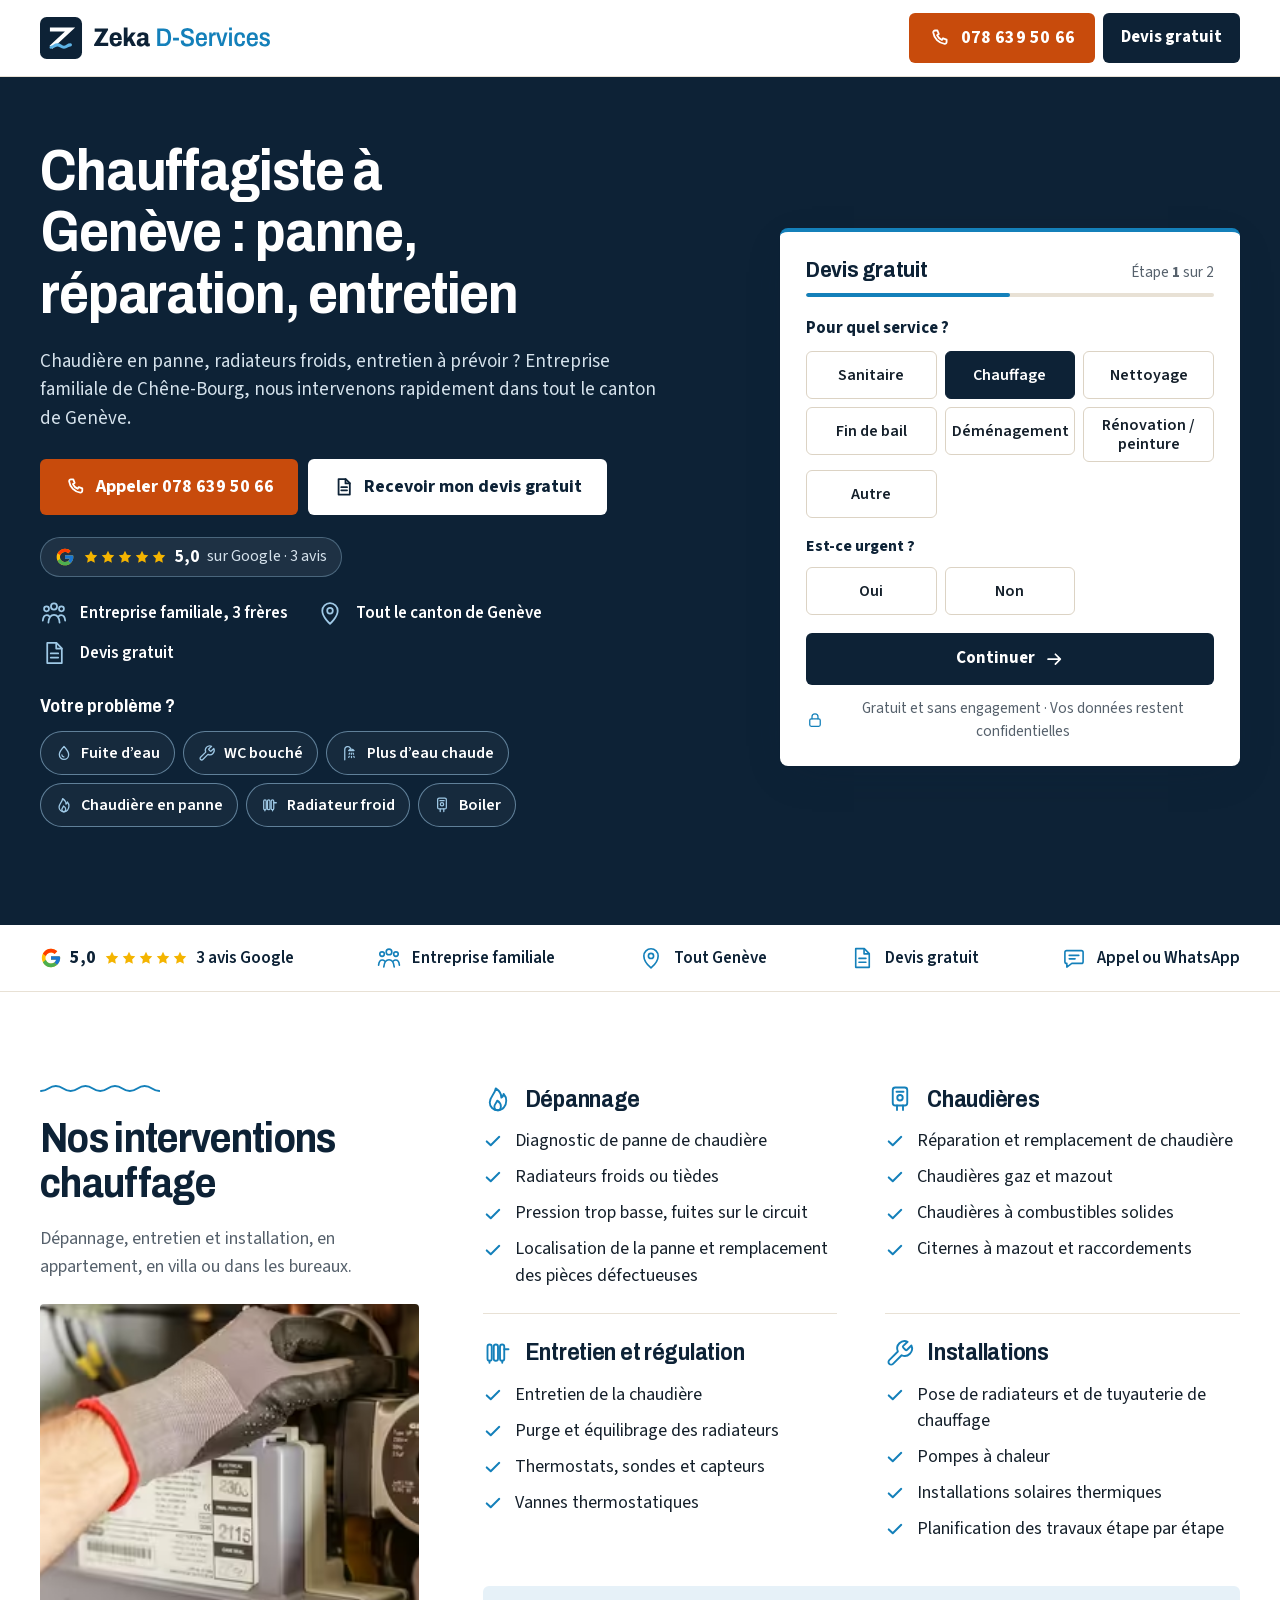
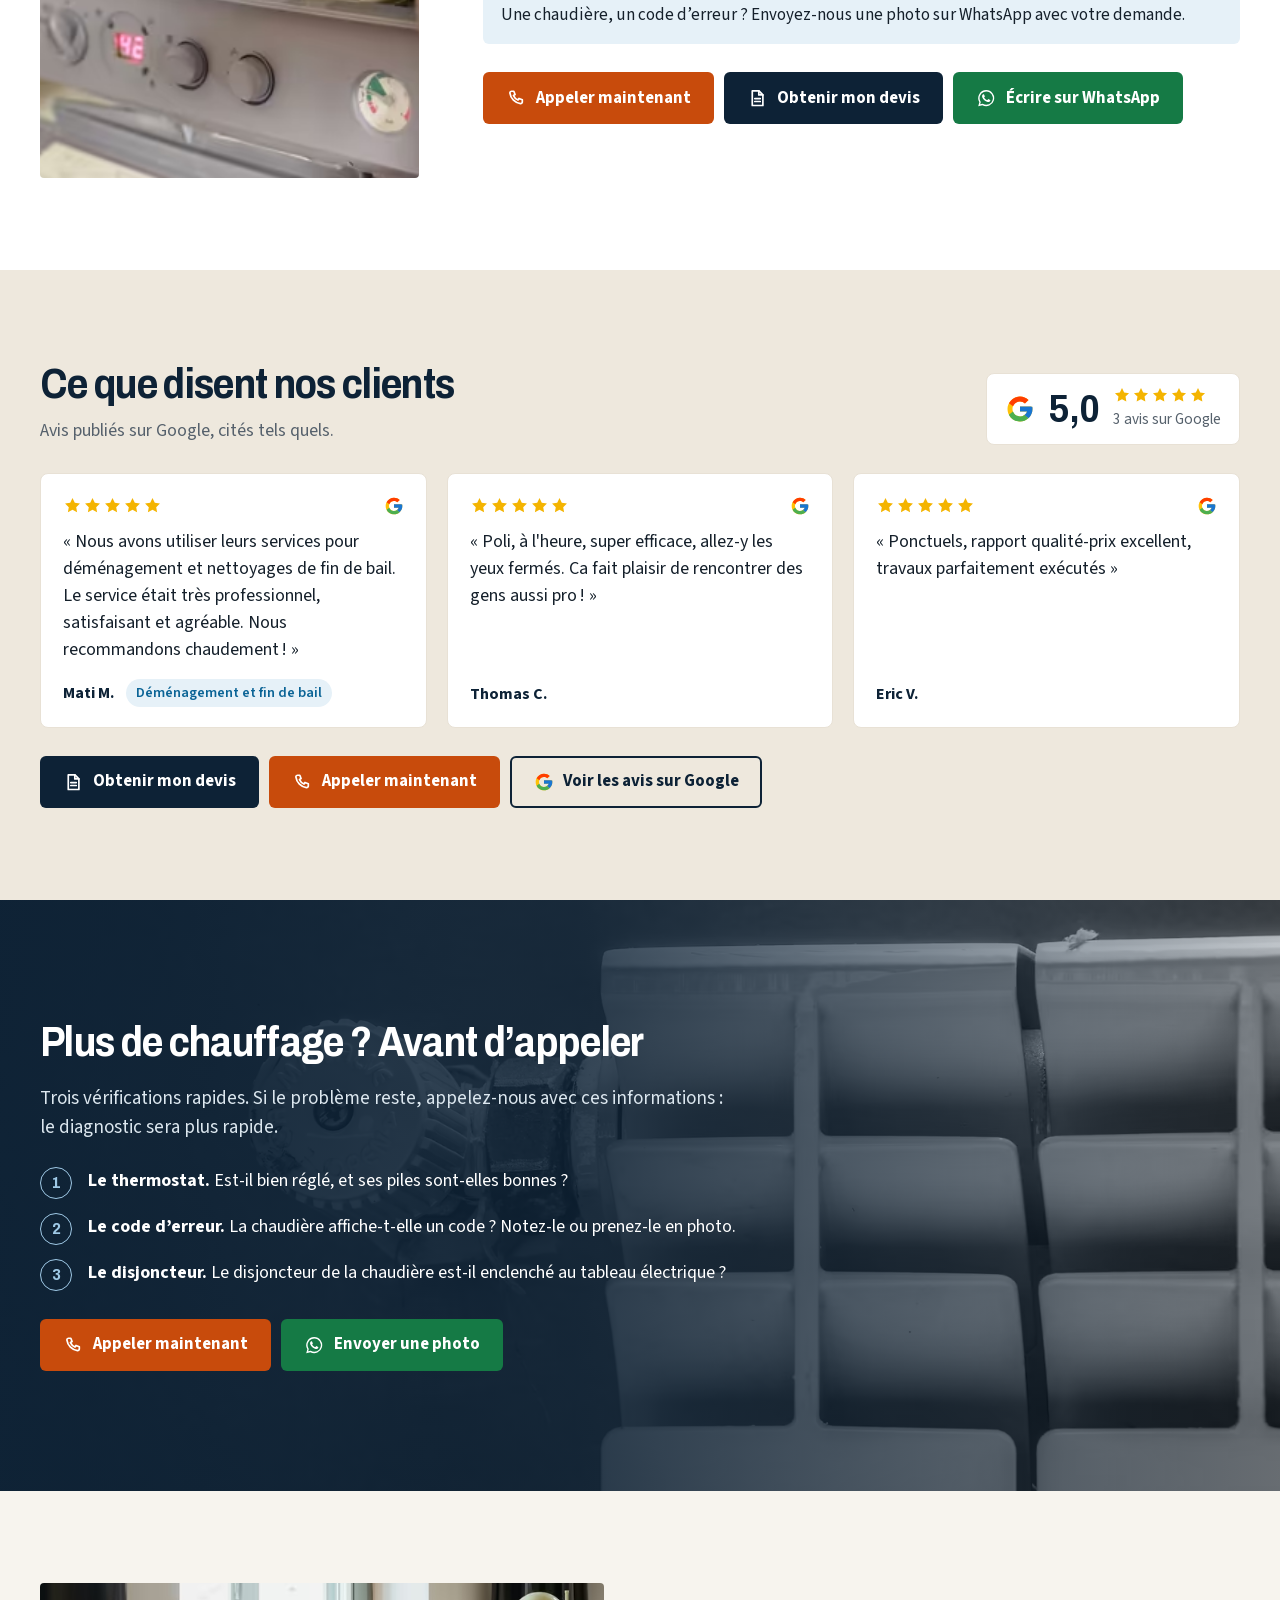
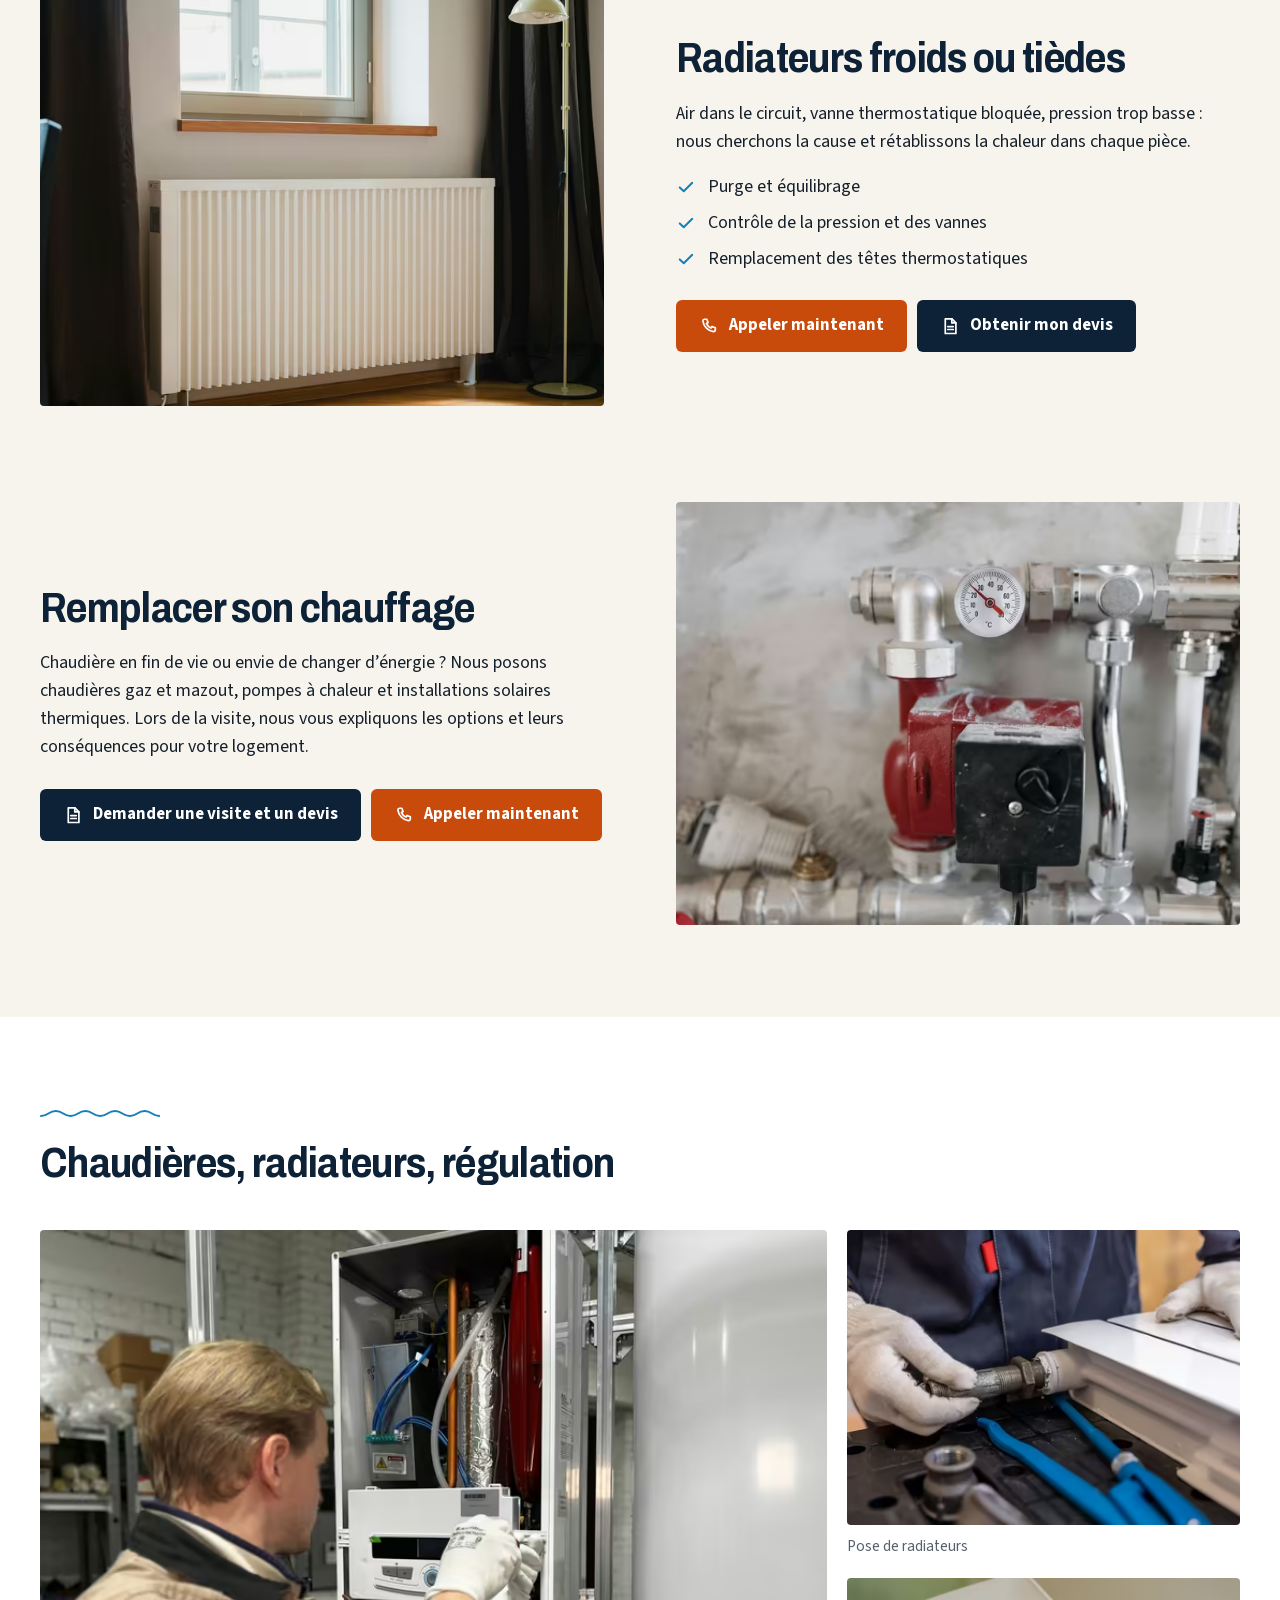
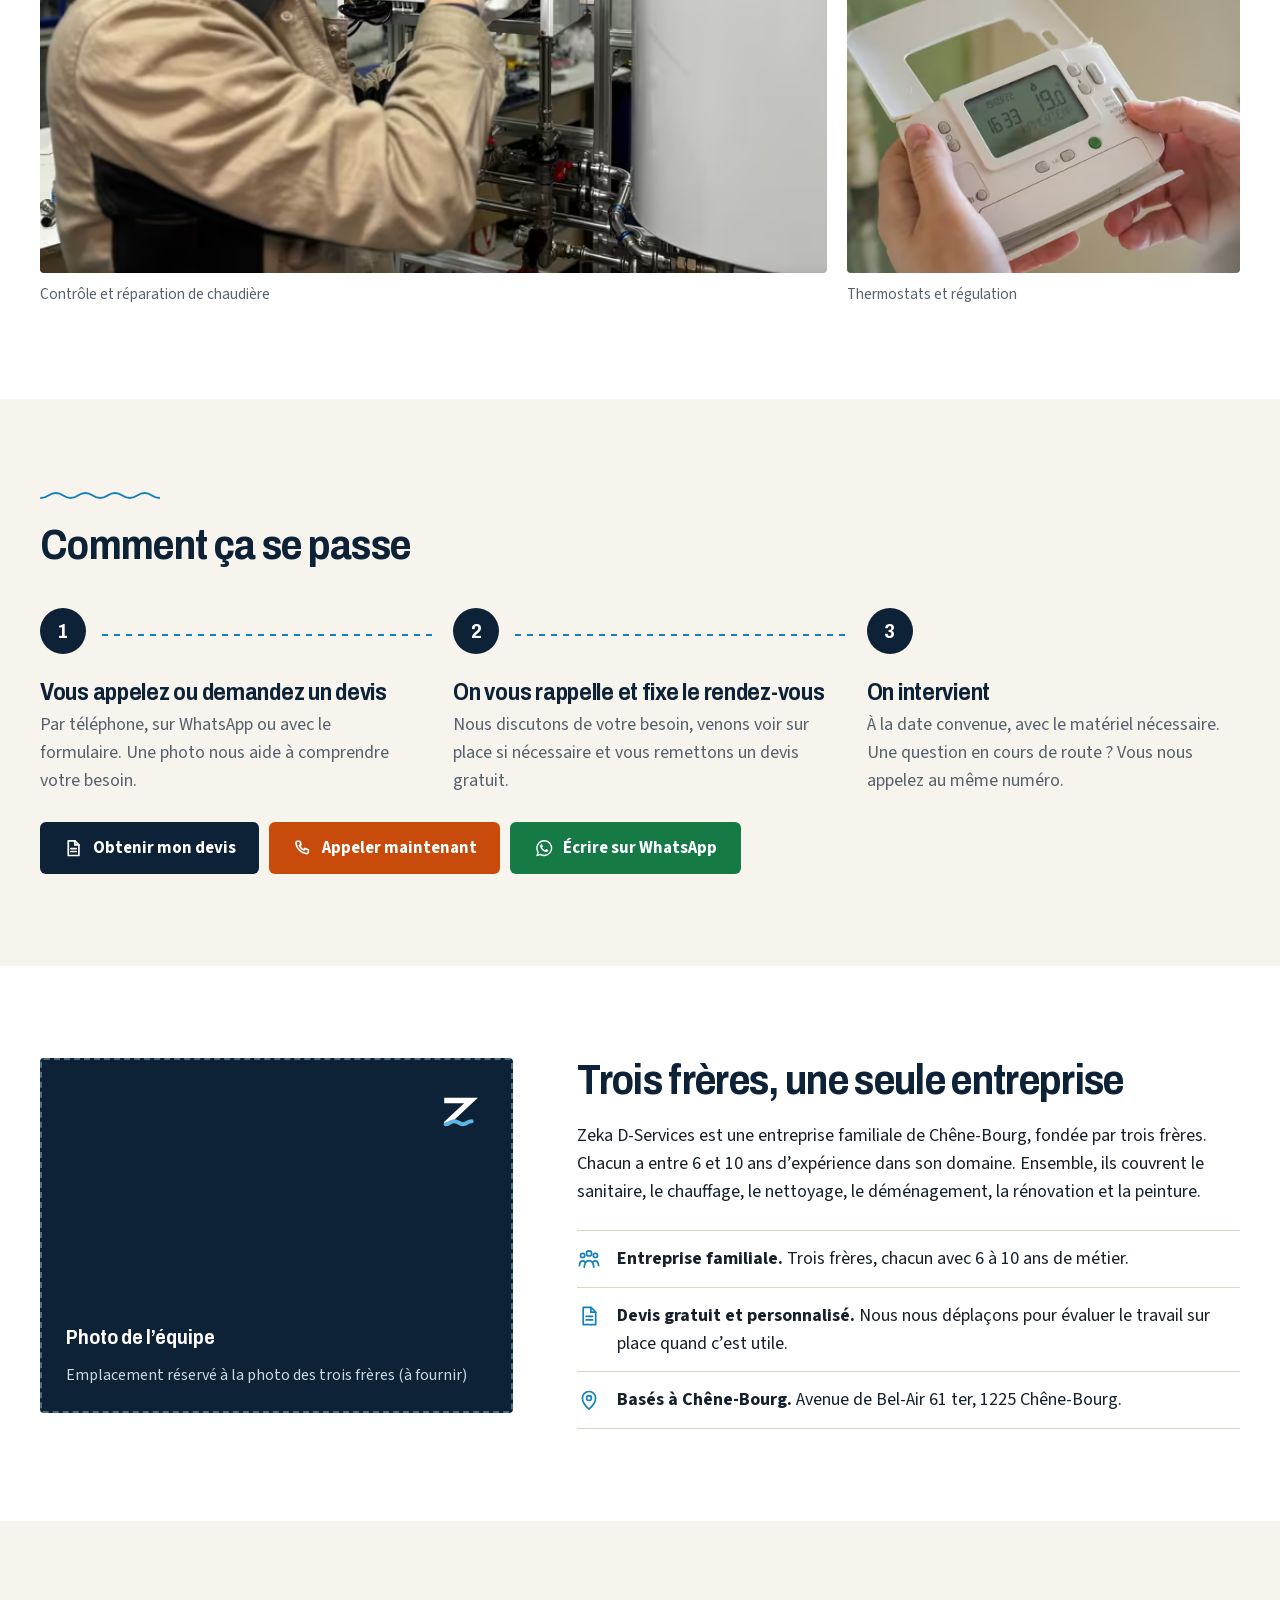
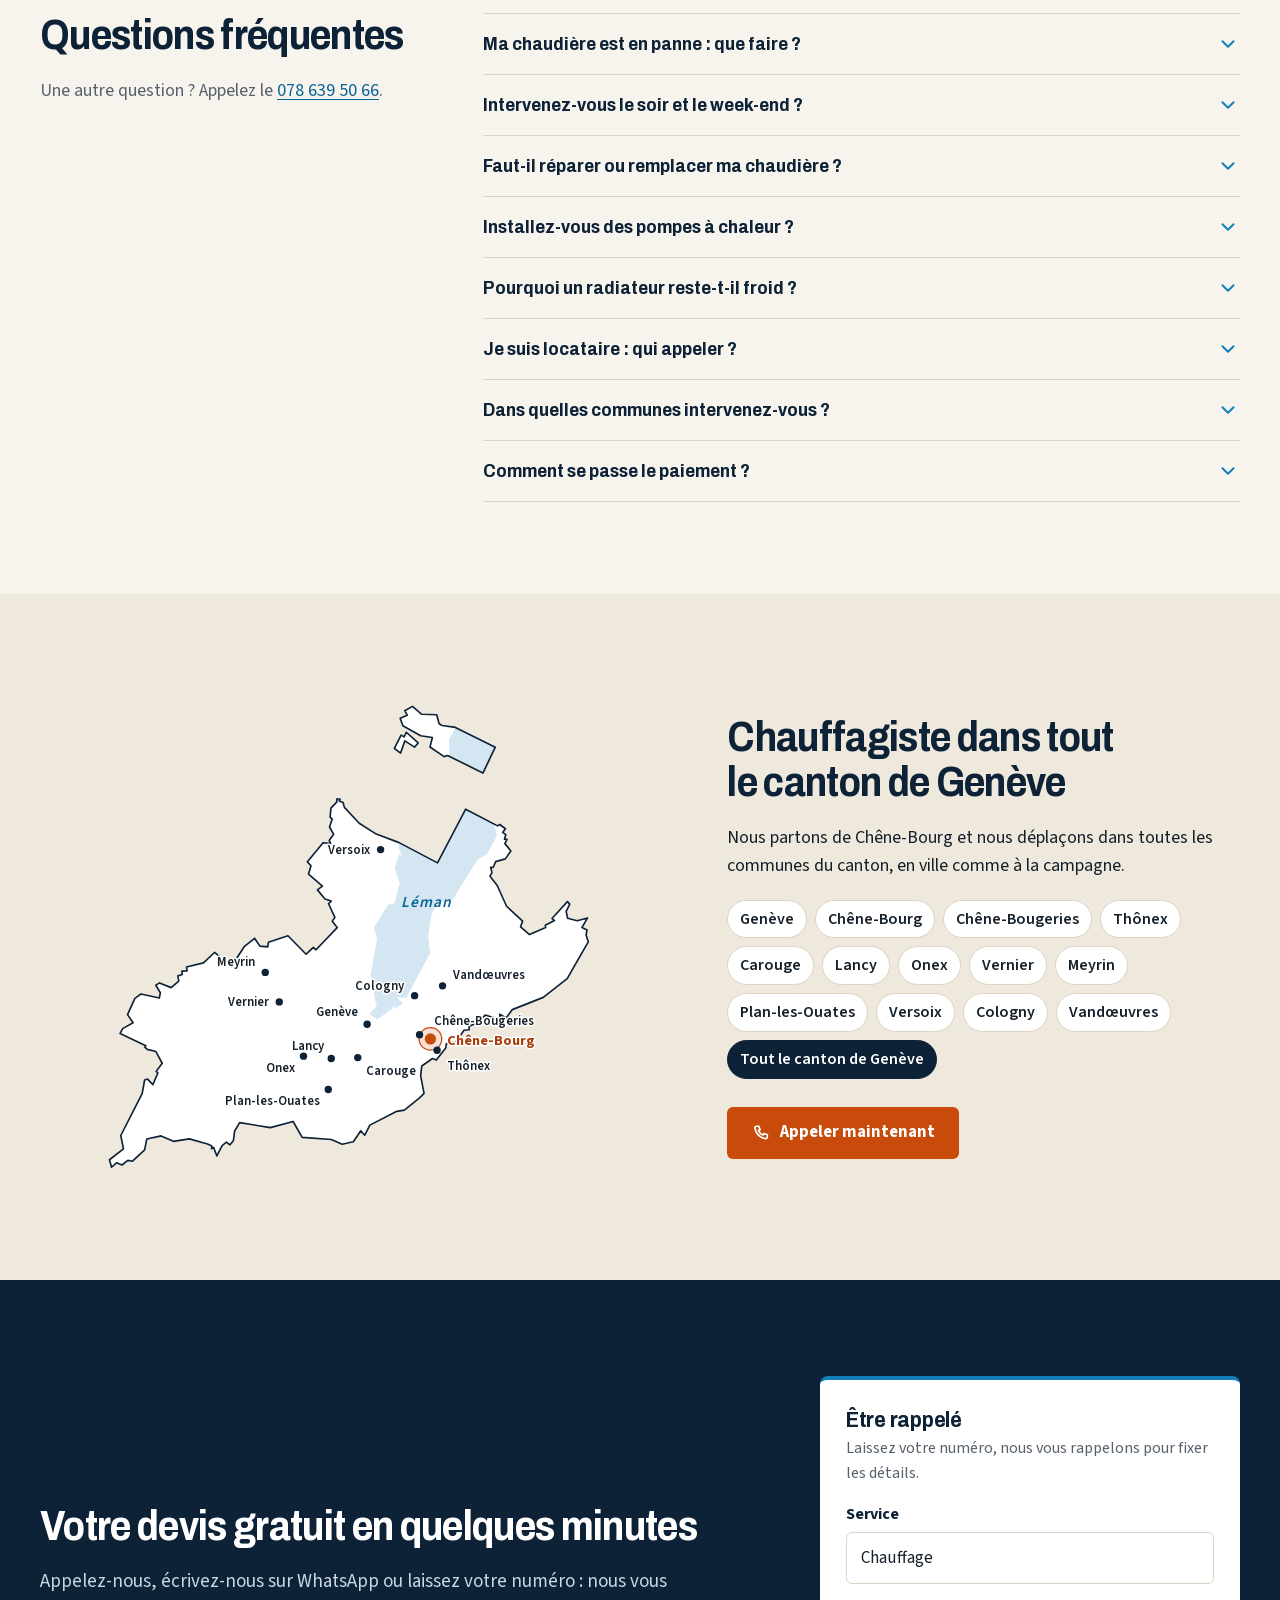
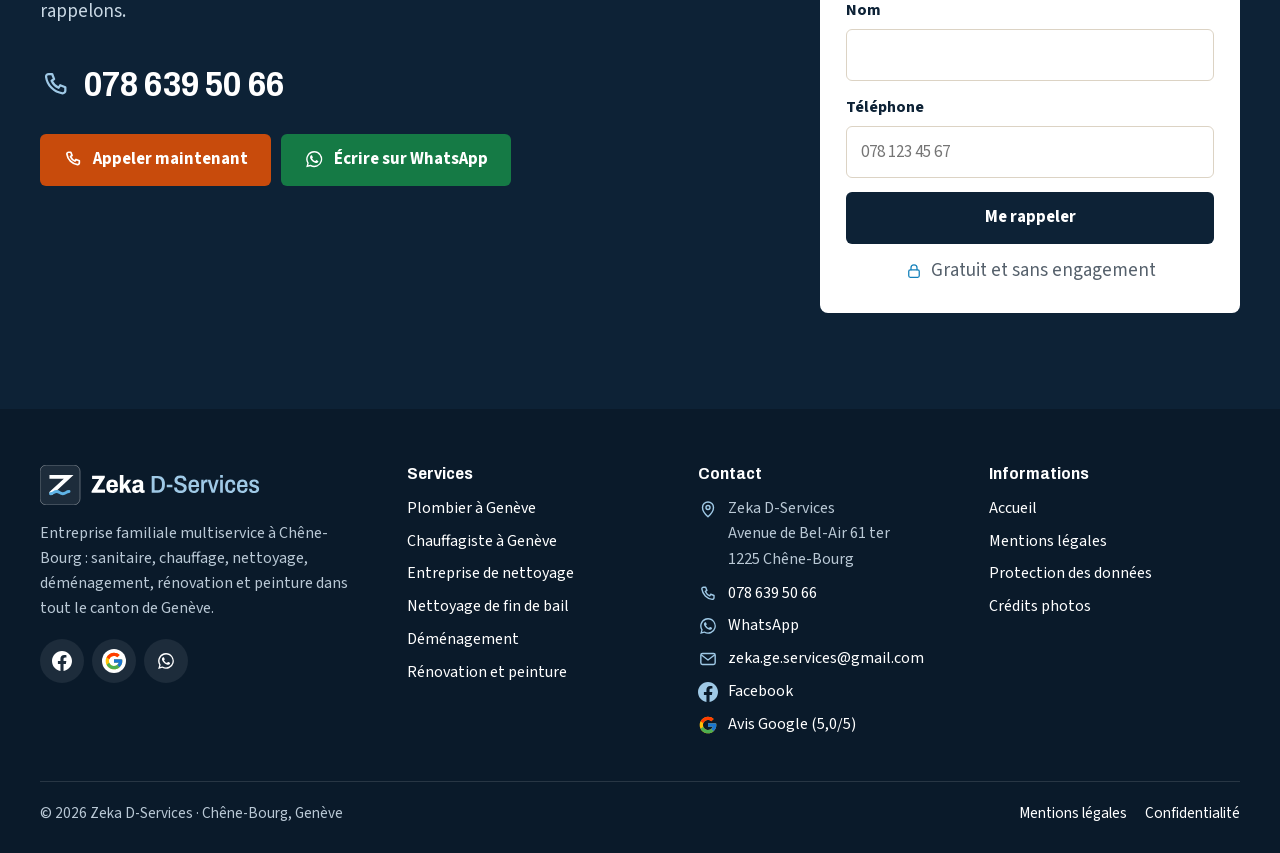
<file: chauffagiste-geneve/index.html>
<!doctype html>
<html lang="fr-CH" data-root="../" data-page="chauffagiste">
<head>
<meta charset="utf-8">
<meta name="viewport" content="width=device-width, initial-scale=1, viewport-fit=cover">
<title>Chauffagiste Genève · Panne de chauffage, chaudière, entretien · Zeka D-Services</title>
<meta name="description" content="Chauffagiste à Genève : panne de chauffage, réparation et remplacement de chaudière, radiateurs, entretien, pompe à chaleur. Entreprise familiale, tout le canton. Devis gratuit.">
<link rel="canonical" href="https://welcometothenextlevel.github.io/zekadservices/chauffagiste-geneve/">
<meta property="og:type" content="website">
<meta property="og:locale" content="fr_CH">
<meta property="og:site_name" content="Zeka D-Services">
<meta property="og:title" content="Chauffagiste Genève · Panne de chauffage, chaudière, entretien · Zeka D-Services">
<meta property="og:description" content="Chauffagiste à Genève : panne de chauffage, réparation et remplacement de chaudière, radiateurs, entretien, pompe à chaleur. Entreprise familiale, tout le canton. Devis gratuit.">
<meta property="og:url" content="https://welcometothenextlevel.github.io/zekadservices/chauffagiste-geneve/">
<meta property="og:image" content="https://welcometothenextlevel.github.io/zekadservices/img/og-share.jpg">
<meta property="og:image:width" content="1200">
<meta property="og:image:height" content="630">
<meta name="twitter:card" content="summary_large_image">
<meta name="theme-color" content="#0D2236">
<meta name="format-detection" content="telephone=no">
<link rel="icon" href="../favicon.svg" type="image/svg+xml">
<link rel="icon" href="../favicon.ico" sizes="32x32">
<link rel="apple-touch-icon" href="../apple-touch-icon.png">
<link rel="manifest" href="../site.webmanifest">
<link rel="preload" href="../fonts/archivo-latin.woff2" as="font" type="font/woff2" crossorigin>
<link rel="preload" href="../fonts/source-sans-3-latin.woff2" as="font" type="font/woff2" crossorigin>
<link rel="preload" as="image" type="image/avif" media="(min-width: 960px)" imagesrcset="../img/stock/chaudiere-technicien-480.avif 480w, ../img/stock/chaudiere-technicien-800.avif 800w, ../img/stock/chaudiere-technicien-1200.avif 1200w, ../img/stock/chaudiere-technicien-1600.avif 1600w" imagesizes="62vw" fetchpriority="high"><style>@font-face{font-family:"Archivo";src:url(../fonts/archivo-latin.woff2) format("woff2");font-weight:100 900;font-display:swap}@font-face{font-family:"Source Sans 3";src:url(../fonts/source-sans-3-latin.woff2) format("woff2");font-weight:200 900;font-display:swap}@font-face{font-family:"Archivo Fallback";src:local("Arial Bold"),local("Arial-BoldMT"),local("Arial");font-weight:700;size-adjust:87.96%;ascent-override:99.81%;descent-override:23.87%;line-gap-override:0%}@font-face{font-family:"Source Fallback";src:local("Arial"),local("ArialMT");font-weight:400;size-adjust:93.82%;ascent-override:109.15%;descent-override:42.64%;line-gap-override:0%}@font-face{font-family:"Source Fallback";src:local("Arial Bold"),local("Arial-BoldMT");font-weight:600 700;size-adjust:91%;ascent-override:112.5%;descent-override:44%;line-gap-override:0%}:root{--navy:#0D2236;--navy-2:#14304C;--navy-3:#0A1A2A;--blue:#1480BA;--blue-ink:#0B6496;--sky:#9FC9E6;--sky-2:#E6F1F8;--orange:#C84B0C;--orange-h:#A93E08;--wa:#157A45;--wa-h:#0F6036;--paper:#F7F4EE;--paper-2:#EEE8DD;--line:#DCD3C4;--line-2:#E8E1D5;--ink:#15202B;--muted:#56616C;--r:6px;--wrap:1200px;--hd:64px;--gut:16px;--ff-h:"Archivo","Archivo Fallback",Arial,sans-serif;--ff-b:"Source Sans 3","Source Fallback",Arial,sans-serif}@media (min-width:600px){:root{--gut:24px}}@media (min-width:960px){:root{--hd:76px;--gut:32px}}*,*::before,*::after{box-sizing:border-box}html{-webkit-text-size-adjust:100%;scroll-padding-top:calc(var(--hd) + 16px)}body{margin:0;font:400 1.125rem/1.55 var(--ff-b);color:var(--ink);background:var(--paper);overflow-x:hidden;-webkit-font-smoothing:antialiased;text-rendering:optimizeLegibility}img,svg,video{display:block;max-width:100%}img{height:auto}a{color:var(--blue-ink);text-underline-offset:.18em}button,input,select,textarea{font:inherit;color:inherit}h1,h2,h3,h4{font-family:var(--ff-h);font-weight:700;line-height:1.08;letter-spacing:-.012em;margin:0 0 .45em;color:var(--navy);text-wrap:balance}h1{font-size:clamp(2.05rem,1.35rem + 3.1vw,3.55rem);letter-spacing:-.02em}h2{font-size:clamp(1.7rem,1.25rem + 1.9vw,2.6rem);letter-spacing:-.016em}h3{font-size:clamp(1.22rem,1.1rem + .5vw,1.45rem)}p{margin:0 0 1em}ul,ol{margin:0;padding:0}.wrap{width:100%;max-width:calc(var(--wrap) + 2 * var(--gut));margin:0 auto;padding:0 var(--gut)}.sr{position:absolute!important;width:1px;height:1px;margin:-1px;overflow:hidden;clip:rect(0 0 0 0);white-space:nowrap;border:0}.skip{position:absolute;left:8px;top:-60px;z-index:100;background:var(--navy);color:#fff;padding:10px 16px;border-radius:var(--r)}.skip:focus{top:8px}:focus-visible{outline:3px solid var(--blue);outline-offset:3px}.ic{width:1.25em;height:1.25em;flex:none;fill:none;stroke:currentColor;stroke-width:1.7;stroke-linecap:round;stroke-linejoin:round}.btn{display:inline-flex;align-items:center;justify-content:center;gap:.55em;min-height:52px;padding:.7em 1.25em;border:2px solid transparent;border-radius:var(--r);font:700 1.0625rem/1.15 var(--ff-b);text-decoration:none;text-align:center;cursor:pointer;transition:background-color .15s,border-color .15s,color .15s}.btn .ic{width:1.2em;height:1.2em;stroke-width:2}.btn-call{background:var(--orange);color:#fff}.btn-call:hover{background:var(--orange-h)}.btn-quote{background:var(--navy);color:#fff}.btn-quote:hover{background:var(--navy-2)}.btn-wa{background:var(--wa);color:#fff}.btn-wa:hover{background:var(--wa-h)}.btn-line{background:transparent;color:var(--navy);border-color:var(--navy)}.btn-line:hover{background:var(--navy);color:#fff}.btn-light{background:#fff;color:var(--navy)}.btn-light:hover{background:var(--sky-2)}.btn-block{width:100%}.btn-lg{min-height:56px;font-size:1.125rem}.hd{position:sticky;top:0;z-index:60;background:#fff;border-bottom:1px solid var(--line-2)}.hd-in{display:flex;align-items:center;gap:12px;height:var(--hd)}.hd-logo{display:block;margin-right:auto;flex:none}.hd-logo img{width:auto;height:34px}.hd-nav{display:none}.hd-cta{display:flex;align-items:center;gap:8px}.hd .btn{min-height:44px;padding:.5em .95em;font-size:1rem}.hd .hd-phone{width:46px;height:46px;min-height:46px;padding:0;border-radius:50%}.hd-phone .ic{width:22px;height:22px}.hd-phone span,.hd-quote .l-long{display:none}@media (min-width:380px){.hd-logo img{height:38px}}@media (min-width:760px){.hd .hd-phone{width:auto;height:auto;border-radius:var(--r);padding:.5em 1.05em}.hd-phone span,.hd-quote .l-long{display:inline}.hd-quote .l-short{display:none}}@media (min-width:960px){.hd-logo img{height:42px}.hd .btn{min-height:50px;font-size:1.0625rem}.hd-phone .num{font-size:1.125rem;letter-spacing:.01em}}@media (min-width:1180px){.hd-nav{display:flex;gap:2px;margin-right:12px}.hd-nav a{padding:10px 11px;color:var(--ink);text-decoration:none;font-weight:600;font-size:1rem;border-radius:var(--r)}.hd-nav a:hover{background:var(--paper)}}.hero{position:relative;background:var(--navy);color:#fff;overflow:hidden;isolation:isolate}.hero-media{display:none}.hero-in{position:relative;display:grid;gap:0;padding-top:30px}.hero h1{color:#fff;margin-bottom:.4em}.hero-sub{font-size:1.1875rem;line-height:1.5;color:#D5E2EC;max-width:34em;margin-bottom:1.35em}.hero-ctas{display:grid;gap:10px;margin-bottom:22px}.hero-ctas .btn-quote{background:#fff;color:var(--navy)}.hero-ctas .btn-quote:hover{background:var(--sky-2)}.stars{display:inline-flex;gap:1px;color:#F4B400;line-height:0}.stars .ic{width:16px;height:16px;fill:currentColor;stroke:none}.gl{width:20px;height:20px;flex:none}.g-badge{display:inline-flex;flex-wrap:wrap;align-items:center;gap:6px 8px;margin:0 0 22px;padding:9px 14px;border-radius:999px;background:rgba(255,255,255,.07);border:1px solid rgba(159,201,230,.35);color:#fff;text-decoration:none;font-size:1rem;line-height:1.2}.g-badge:hover{background:rgba(255,255,255,.13)}.g-badge b{font-size:1.0625rem}.g-badge span:last-child{color:#D5E2EC}.trust3{list-style:none;display:grid;gap:10px;margin:0 0 26px}.trust3 li{white-space:nowrap}.trust3 li{display:flex;align-items:center;gap:12px;font-weight:600;font-size:1.0625rem;color:#fff}.trust3 .ic{width:28px;height:28px;color:var(--sky);stroke-width:1.5}.hero-form{margin:0 calc(-1 * var(--gut));padding:28px var(--gut) 36px;background:var(--paper);color:var(--ink)}@media (min-width:600px){.hero-ctas{grid-template-columns:auto auto;justify-content:start}.trust3{display:flex;flex-wrap:wrap;gap:12px 28px}}@media (min-width:960px){.hero-media{display:block;position:absolute;inset:0 0 0 auto;width:62%;z-index:-1}.hero-media picture,.hero-media img,.hero-media video{position:absolute;inset:0;width:100%;height:100%;object-fit:cover}.hero-media video{opacity:0;transition:opacity .6s}.hero-media video.on{opacity:1}.hero-media::after{content:"";position:absolute;inset:0;background:linear-gradient(90deg,var(--navy) 0%,rgba(13,34,54,.9) 22%,rgba(13,34,54,.45) 60%,rgba(13,34,54,.55) 100%)}.hero-in{grid-template-columns:minmax(0,1fr) 440px;gap:56px;align-items:center;padding-top:64px;padding-bottom:72px;min-height:min(720px,calc(100vh - var(--hd)))}.hero-copy{max-width:620px}.hero-form{margin:0;padding:0;background:none}}@media (min-width:1280px){.hero-in{grid-template-columns:minmax(0,1fr) 460px;gap:80px}}@media (min-width:960px) and (max-width:1199px){.hero-ctas{grid-template-columns:1fr;max-width:400px}}.hero-ctas .btn{white-space:nowrap}.pb{margin:0 0 26px}.pb-q{font-family:var(--ff-h);font-weight:700;font-size:1.125rem;margin:0 0 10px;color:#fff}.pb-list{display:flex;flex-wrap:wrap;gap:8px}.pb-chip{min-height:44px;padding:8px 14px;border:1.5px solid rgba(159,201,230,.55);border-radius:999px;background:rgba(255,255,255,.04);color:#fff;font-weight:600;font-size:1rem;cursor:pointer;display:inline-flex;align-items:center;gap:8px}.pb-chip:hover,.pb-chip[aria-pressed="true"]{background:#fff;color:var(--navy);border-color:#fff}.pb-chip .ic{width:18px;height:18px;color:var(--sky)}.pb-chip:hover .ic,.pb-chip[aria-pressed="true"] .ic{color:var(--blue)}.pb-panel{margin-top:12px;padding:16px;border-radius:var(--r);background:var(--navy-2);border:1px solid rgba(159,201,230,.3)}.pb-panel p{margin:0 0 12px;color:#E4EDF4}.pb-panel .btns{display:flex;flex-wrap:wrap;gap:8px}.pb-panel .btn{min-height:48px}.qf{background:#fff;color:var(--ink);border-radius:8px;box-shadow:0 1px 2px rgba(13,34,54,.06),0 12px 40px -12px rgba(13,34,54,.28);padding:22px 18px 20px;border-top:4px solid var(--blue)}.qf-head{display:flex;flex-wrap:wrap;align-items:baseline;justify-content:space-between;gap:4px 12px;margin-bottom:6px}.qf-title{font-family:var(--ff-h);font-weight:700;font-size:1.4rem;color:var(--navy);margin:0}.qf-steplabel{margin:0;font-size:.95rem;color:var(--muted)}.qf-bar{height:4px;background:var(--line-2);border-radius:4px;margin:8px 0 18px;overflow:hidden}.qf-bar span{display:block;height:100%;width:50%;background:var(--blue);border-radius:4px;transition:width .25s}.qf[data-step="2"] .qf-bar span{width:100%}.qf fieldset{border:0;margin:0;padding:0;min-width:0}.qf legend{font-weight:700;font-size:1.0625rem;margin:0 0 10px;padding:0;color:var(--navy)}.qf-sub{font-weight:700;font-size:1rem;margin:16px 0 8px;color:var(--navy)}.chips{display:grid;grid-template-columns:repeat(2,minmax(0,1fr));gap:8px}.chips--rooms{grid-template-columns:repeat(4,minmax(0,1fr))}.chips--yn{grid-template-columns:repeat(2,minmax(0,1fr))}.chip{position:relative;display:block}.chip input{position:absolute;opacity:0;inset:0;width:100%;height:100%;margin:0;cursor:pointer}.chip span{display:flex;align-items:center;justify-content:center;min-height:48px;padding:8px 10px;border:1.5px solid var(--line);border-radius:var(--r);background:#fff;font-weight:600;font-size:1rem;line-height:1.15;text-align:center;transition:border-color .12s,background-color .12s}.chip input:hover+span{border-color:var(--blue)}.chip input:checked+span{border-color:var(--navy);background:var(--navy);color:#fff}.chip input:focus-visible+span{outline:3px solid var(--blue);outline-offset:2px}.field{margin:0 0 14px}.field label{display:block;font-weight:700;font-size:1rem;margin:0 0 6px;color:var(--navy)}.field .opt{font-weight:400;color:var(--muted)}.field input,.field textarea,.field select{display:block;width:100%;min-height:52px;padding:12px 14px;border:1.5px solid var(--line);border-radius:var(--r);background:#fff;font-size:1.0625rem;line-height:1.3;appearance:none}.field textarea{min-height:96px;resize:vertical}.field input:focus,.field textarea:focus,.field select:focus{outline:none;border-color:var(--blue);box-shadow:0 0 0 3px rgba(20,128,186,.22)}.field [aria-invalid="true"]{border-color:#B42318}.err{display:block;margin-top:6px;font-size:.95rem;font-weight:600;color:#B42318}.err:empty{display:none}.qf-photo{display:flex;gap:10px;align-items:flex-start;margin:4px 0 16px;padding:12px 14px;border-radius:var(--r);background:#EDF6F0;font-size:1rem;line-height:1.4}.qf-photo .ic{color:var(--wa);width:22px;height:22px;margin-top:1px}.qf-photo a{color:var(--wa-h);font-weight:700}.qf-actions{display:flex;gap:10px;align-items:stretch}.qf-actions .btn-quote{flex:1}.qf-back{min-height:52px;padding:0 14px;border:1.5px solid var(--line);border-radius:var(--r);background:#fff;font-weight:600;cursor:pointer}.qf-back:hover{border-color:var(--navy)}.qf-reassure{display:flex;align-items:center;justify-content:center;gap:8px;margin:12px 0 0;font-size:.95rem;color:var(--muted);text-align:center}.qf-reassure .ic{width:18px;height:18px;color:var(--blue)}.qf-status{margin:10px 0 0;font-weight:600}.qf-status:empty{display:none}.qf-status.is-err{color:#B42318}.hp{position:absolute!important;left:-9999px;width:1px;height:1px;overflow:hidden}.qf [hidden]{display:none!important}@media (min-width:600px){.chips{grid-template-columns:repeat(3,minmax(0,1fr))}}@media (min-width:960px){.qf{padding:26px 26px 22px}.chips{grid-template-columns:repeat(2,minmax(0,1fr))}}@media (min-width:1280px){.chips{grid-template-columns:repeat(3,minmax(0,1fr))}.chips .chip--wide{grid-column:span 1}}.nw{white-space:nowrap}</style>
<link rel="stylesheet" href="../css/site.css?v=4" media="print" onload="this.media='all'">
<noscript><link rel="stylesheet" href="../css/site.css?v=4"></noscript>
<script type="application/ld+json">{"@context":"https://schema.org","@graph":[{"@type":["HVACBusiness","HomeAndConstructionBusiness"],"@id":"https://welcometothenextlevel.github.io/zekadservices/#entreprise","name":"Zeka D-Services","description":"Entreprise familiale multiservice à Chêne-Bourg (Genève) : sanitaire, chauffage, nettoyage, fin de bail, déménagement, rénovation et peinture.","url":"https://welcometothenextlevel.github.io/zekadservices/","logo":"https://welcometothenextlevel.github.io/zekadservices/img/brand/logo.png","image":"https://welcometothenextlevel.github.io/zekadservices/img/og-share.jpg","telephone":"+41 78 639 50 66","currenciesAccepted":"CHF","address":{"@type":"PostalAddress","streetAddress":"Avenue de Bel-Air 61 ter","postalCode":"1225","addressLocality":"Chêne-Bourg","addressRegion":"GE","addressCountry":"CH"},"geo":{"@type":"GeoCoordinates","latitude":46.20198,"longitude":6.20005},"sameAs":["https://www.facebook.com/profile.php?id=61575238847470","https://maps.google.com/?cid=4459338747840241714"],"areaServed":[{"@type":"AdministrativeArea","name":"Canton de Genève"},{"@type":"City","name":"Genève"},{"@type":"City","name":"Chêne-Bourg"},{"@type":"City","name":"Chêne-Bougeries"},{"@type":"City","name":"Thônex"},{"@type":"City","name":"Carouge"},{"@type":"City","name":"Lancy"},{"@type":"City","name":"Onex"},{"@type":"City","name":"Vernier"},{"@type":"City","name":"Meyrin"},{"@type":"City","name":"Plan-les-Ouates"},{"@type":"City","name":"Versoix"},{"@type":"City","name":"Cologny"},{"@type":"City","name":"Vandœuvres"}]},{"@type":"Service","name":"Chauffagiste à Genève : dépannage, réparation et remplacement de chaudière, entretien","serviceType":"Chauffage","url":"https://welcometothenextlevel.github.io/zekadservices/chauffagiste-geneve/","provider":{"@id":"https://welcometothenextlevel.github.io/zekadservices/#entreprise"},"areaServed":{"@type":"AdministrativeArea","name":"Canton de Genève"},"offers":{"@type":"Offer","description":"Devis gratuit et sans engagement","priceCurrency":"CHF"}},{"@type":"BreadcrumbList","itemListElement":[{"@type":"ListItem","position":1,"name":"Accueil","item":"https://welcometothenextlevel.github.io/zekadservices/"},{"@type":"ListItem","position":2,"name":"Chauffagiste à Genève","item":"https://welcometothenextlevel.github.io/zekadservices/chauffagiste-geneve/"}]},{"@type":"FAQPage","mainEntity":[{"@type":"Question","name":"Ma chaudière est en panne : que faire ?","acceptedAnswer":{"@type":"Answer","text":"Notez le code d’erreur affiché, vérifiez le thermostat et le disjoncteur, puis appelez le 078 639 50 66. Avec ces informations, le diagnostic va plus vite."}},{"@type":"Question","name":"Intervenez-vous le soir et le week-end ?","acceptedAnswer":{"@type":"Answer","text":"Appelez-nous : nous vous indiquons nos disponibilités du moment et le prochain créneau possible."}},{"@type":"Question","name":"Faut-il réparer ou remplacer ma chaudière ?","acceptedAnswer":{"@type":"Answer","text":"Cela dépend de son âge, de son état et du coût de la réparation. Nous faisons le diagnostic sur place et vous présentons les deux options dans un devis gratuit."}},{"@type":"Question","name":"Installez-vous des pompes à chaleur ?","acceptedAnswer":{"@type":"Answer","text":"Oui. Nous posons des pompes à chaleur, des chaudières gaz et mazout et des installations solaires thermiques. Nous évaluons d’abord votre logement avant de vous remettre un devis."}},{"@type":"Question","name":"Pourquoi un radiateur reste-t-il froid ?","acceptedAnswer":{"@type":"Answer","text":"Souvent à cause d’air dans le circuit, d’une vanne thermostatique bloquée ou d’une pression trop basse. Nous cherchons la cause et rétablissons la chaleur."}},{"@type":"Question","name":"Je suis locataire : qui appeler ?","acceptedAnswer":{"@type":"Answer","text":"Dans un immeuble, le chauffage est souvent géré par la régie. Prévenez-la d’abord. Nous pouvons intervenir à sa demande ou à la vôtre."}},{"@type":"Question","name":"Dans quelles communes intervenez-vous ?","acceptedAnswer":{"@type":"Answer","text":"Nous intervenons dans tout le canton de Genève, notamment à Genève, Chêne-Bourg, Chêne-Bougeries, Thônex, Carouge, Lancy, Onex, Vernier, Meyrin, Plan-les-Ouates, Versoix, Cologny et Vandœuvres."}},{"@type":"Question","name":"Comment se passe le paiement ?","acceptedAnswer":{"@type":"Answer","text":"Les modalités de paiement sont précisées dans votre devis. Posez-nous la question au moment du devis si vous avez une préférence."}}]}]}</script>
</head>
<body data-service="chauffagiste">
<svg width="0" height="0" style="position:absolute" aria-hidden="true" focusable="false"><defs>
<symbol id="i-phone" viewBox="0 0 24 24"><path d="M6.6 3.8h2.6l1.5 3.9-1.9 1.2a10.6 10.6 0 0 0 5.3 5.3l1.2-1.9 3.9 1.5v2.6a2 2 0 0 1-2.1 2A14.6 14.6 0 0 1 4.6 5.9a2 2 0 0 1 2-2.1z"/></symbol>
<symbol id="i-wa" viewBox="0 0 24 24"><path stroke="none" fill="currentColor" d="M12.04 2.5a9.43 9.43 0 0 0-8.1 14.24L2.6 21.5l4.88-1.28a9.43 9.43 0 1 0 4.56-17.72zm0 17.26a7.8 7.8 0 0 1-3.98-1.09l-.29-.17-2.9.76.78-2.83-.19-.3a7.82 7.82 0 1 1 6.58 3.63zm4.29-5.86c-.24-.12-1.4-.69-1.61-.77-.22-.08-.38-.12-.54.12-.16.24-.62.77-.76.93-.14.16-.28.18-.52.06-.24-.12-1-.37-1.91-1.18-.7-.63-1.18-1.41-1.32-1.65-.14-.24-.01-.37.1-.49.11-.11.24-.28.36-.42.12-.14.16-.24.24-.4.08-.16.04-.3-.02-.42-.06-.12-.54-1.3-.74-1.78-.2-.47-.4-.4-.54-.41h-.46a.89.89 0 0 0-.64.3 2.7 2.7 0 0 0-.84 2c0 1.18.86 2.32.98 2.48.12.16 1.69 2.58 4.1 3.62.57.25 1.02.4 1.37.51.58.18 1.1.16 1.52.1.46-.07 1.4-.57 1.6-1.13.2-.55.2-1.03.14-1.13-.06-.1-.22-.16-.46-.28z"/></symbol>
<symbol id="i-family" viewBox="0 0 24 24"><circle cx="12" cy="6.4" r="2.6"/><circle cx="5.6" cy="8.4" r="2.1"/><circle cx="18.4" cy="8.4" r="2.1"/><path d="M7.2 20.2c.4-4.1 2.2-6.6 4.8-6.6s4.4 2.5 4.8 6.6"/><path d="M2.4 18.6c.3-3 1.6-4.7 3.4-4.7.9 0 1.6.3 2.2.9M21.6 18.6c-.3-3-1.6-4.7-3.4-4.7-.9 0-1.6.3-2.2.9"/></symbol>
<symbol id="i-pin" viewBox="0 0 24 24"><path d="M12 21.2s-6.6-5.7-6.6-11.1a6.6 6.6 0 0 1 13.2 0c0 5.4-6.6 11.1-6.6 11.1z"/><circle cx="12" cy="10.1" r="2.4"/></symbol>
<symbol id="i-doc" viewBox="0 0 24 24"><path d="M6.2 3.4h7.9l4.6 4.6v12.6H6.2z"/><path d="M13.9 3.5v4.7h4.7M9.2 12.4h6.4M9.2 15.9h6.4"/></symbol>
<symbol id="i-chat" viewBox="0 0 24 24"><path d="M5.2 5.2h13.6a1.6 1.6 0 0 1 1.6 1.6v8.6a1.6 1.6 0 0 1-1.6 1.6H10l-4.6 3.4V17H5.2a1.6 1.6 0 0 1-1.6-1.6V6.8a1.6 1.6 0 0 1 1.6-1.6z"/><path d="M7.6 9.6h8.8M7.6 12.8h5.4"/></symbol>
<symbol id="i-check" viewBox="0 0 24 24"><path d="M4.8 12.6l4.4 4.3L19.2 7"/></symbol>
<symbol id="i-arrow" viewBox="0 0 24 24"><path d="M4.8 12h14.2M13.4 6.2l5.8 5.8-5.8 5.8"/></symbol>
<symbol id="i-chev" viewBox="0 0 24 24"><path d="M6.4 9.2l5.6 5.6 5.6-5.6"/></symbol>
<symbol id="i-mail" viewBox="0 0 24 24"><rect x="3.4" y="5.4" width="17.2" height="13.2" rx="2"/><path d="M4.2 7.2l7.8 6 7.8-6"/></symbol>
<symbol id="i-drop" viewBox="0 0 24 24"><path d="M12 3.4s6.2 6.5 6.2 10.8a6.2 6.2 0 0 1-12.4 0C5.8 9.9 12 3.4 12 3.4z"/><path d="M9.2 14.6a2.9 2.9 0 0 0 2.6 2.6"/></symbol>
<symbol id="i-flame" viewBox="0 0 24 24"><path d="M12 21c-3.8 0-6.6-2.7-6.6-6.3 0-4.4 4.2-6.5 4.8-11.2 2.9 1.9 4.5 4.6 4.5 7.4.9-.5 1.6-1.6 1.8-2.9 1.4 1.5 2.1 3.5 2.1 5.4 0 4.1-2.8 7.6-6.6 7.6z"/><path d="M12 21c-1.7 0-2.9-1.2-2.9-2.9 0-1.9 1.7-2.9 2.3-4.8 1.6 1 2.9 2.6 2.9 4.5 0 1.9-.8 3.2-2.3 3.2z"/></symbol>
<symbol id="i-radiator" viewBox="0 0 24 24"><rect x="3.6" y="5.2" width="3.4" height="13" rx="1.7"/><rect x="8.6" y="5.2" width="3.4" height="13" rx="1.7"/><rect x="13.6" y="5.2" width="3.4" height="13" rx="1.7"/><path d="M17 9h3.4M5.2 18.2v1.6M15.4 18.2v1.6"/></symbol>
<symbol id="i-boiler" viewBox="0 0 24 24"><rect x="6.2" y="2.8" width="11.6" height="14.4" rx="2"/><circle cx="12" cy="11" r="2.2"/><path d="M9.2 6.2h5.6M9.6 17.2v3.6M14.4 17.2v3.6"/></symbol>
<symbol id="i-wrench" viewBox="0 0 24 24"><path d="M14.6 6.3a1 1 0 0 0 0 1.4l1.7 1.7a1 1 0 0 0 1.4 0l3.4-3.4a5.9 5.9 0 0 1-7.8 7.8l-6.9 6.9a2.1 2.1 0 0 1-3-3l6.9-6.9a5.9 5.9 0 0 1 7.8-7.8z"/></symbol>
<symbol id="i-shower" viewBox="0 0 24 24"><path d="M5 21V7.6a4 4 0 0 1 7.6-1.8"/><path d="M10.2 8.8a4.4 4.4 0 0 1 7.2 0z"/><path d="M11.4 12.2l-.6 1.4M13.8 12.2v1.6M16.2 12.2l.6 1.4M11 16.4l-.6 1.4M14 16.4v1.6M17 16.4l.6 1.4"/></symbol>
<symbol id="i-spark" viewBox="0 0 24 24"><path d="M12 2.8c.7 4.8 2.6 6.7 7.4 7.4-4.8.7-6.7 2.6-7.4 7.4-.7-4.8-2.6-6.7-7.4-7.4 4.8-.7 6.7-2.6 7.4-7.4z"/><path d="M18.6 16.4c.3 1.7 1 2.4 2.6 2.6-1.7.3-2.4 1-2.6 2.6-.3-1.7-1-2.4-2.6-2.6 1.7-.2 2.4-.9 2.6-2.6z"/></symbol>
<symbol id="i-kitchen" viewBox="0 0 24 24"><rect x="4" y="3.4" width="16" height="17.2" rx="1.6"/><path d="M4 8.2h16M7.6 5.8h.01M10.6 5.8h.01"/><rect x="7" y="11.2" width="10" height="6.2" rx="1"/></symbol>
<symbol id="i-bath" viewBox="0 0 24 24"><path d="M3.4 12.4h17.2v2.4a4.2 4.2 0 0 1-4.2 4.2H7.6a4.2 4.2 0 0 1-4.2-4.2z"/><path d="M6 12.4V6.2a2.2 2.2 0 0 1 4.1-1.1M7 19l-.9 1.8M17 19l.9 1.8"/></symbol>
<symbol id="i-window" viewBox="0 0 24 24"><rect x="4.2" y="3.6" width="15.6" height="16.8" rx="1.4"/><path d="M12 3.6v16.8M4.2 12h15.6"/></symbol>
<symbol id="i-home" viewBox="0 0 24 24"><path d="M3.8 11.2L12 4.6l8.2 6.6M6.2 9.4v10.4h11.6V9.4M10 19.8v-5h4v5"/></symbol>
<symbol id="i-building" viewBox="0 0 24 24"><path d="M5 20.4V4.6h9.4v15.8M14.4 9.4H19v11M3.4 20.4h17.2"/><path d="M8 8h3.4M8 11.4h3.4M8 14.8h3.4"/></symbol>
<symbol id="i-truck" viewBox="0 0 24 24"><path d="M2.8 6.4h11v10H2.8zM13.8 9.6h3.8l2.9 3.2v3.6h-6.7"/><circle cx="6.6" cy="17.6" r="1.9"/><circle cx="16.8" cy="17.6" r="1.9"/></symbol>
<symbol id="i-box" viewBox="0 0 24 24"><path d="M3.6 7.6L12 3.4l8.4 4.2v8.8L12 20.6l-8.4-4.2z"/><path d="M3.6 7.6L12 11.8l8.4-4.2M12 11.8v8.8M7.8 5.5l8.4 4.2"/></symbol>
<symbol id="i-roller" viewBox="0 0 24 24"><rect x="3.6" y="3.4" width="13.2" height="5.2" rx="1.2"/><path d="M16.8 6h2.8v4.8H11.2v3.2"/><rect x="9.8" y="14" width="2.8" height="6.8" rx="1"/></symbol>
<symbol id="i-key" viewBox="0 0 24 24"><circle cx="8" cy="15.6" r="4.2"/><path d="M11 12.6l8.6-8.6M16.2 7.4l2.4 2.4M13.8 9.8l2 2"/></symbol>
<symbol id="i-cal" viewBox="0 0 24 24"><rect x="3.8" y="5.4" width="16.4" height="14.8" rx="2"/><path d="M3.8 10h16.4M8.4 3.4v4M15.6 3.4v4"/></symbol>
<symbol id="i-camera" viewBox="0 0 24 24"><rect x="3.4" y="7" width="17.2" height="12.4" rx="2"/><circle cx="12" cy="13.2" r="3.4"/><path d="M8.6 7l1.6-2.6h3.6L15.4 7"/></symbol>
<symbol id="i-lock" viewBox="0 0 24 24"><rect x="5" y="10.4" width="14" height="10" rx="2"/><path d="M8 10.4V7.8a4 4 0 0 1 8 0v2.6"/></symbol>
<symbol id="i-plus" viewBox="0 0 24 24"><path d="M12 5v14M5 12h14"/></symbol>
<symbol id="i-back" viewBox="0 0 24 24"><path d="M19.2 12H5M10.6 6.2L4.8 12l5.8 5.8"/></symbol>
<symbol id="i-star" viewBox="0 0 24 24"><path stroke="none" fill="currentColor" d="M12 2.6l2.9 6 6.5.9-4.7 4.6 1.1 6.5L12 17.5l-5.8 3.1 1.1-6.5-4.7-4.6 6.5-.9z"/></symbol>
<symbol id="i-fb" viewBox="0 0 24 24"><path stroke="none" fill="currentColor" d="M24 12.07C24 5.41 18.63 0 12 0S0 5.41 0 12.07C0 18.1 4.39 23.1 10.13 24v-8.44H7.08v-3.49h3.04V9.41c0-3.02 1.79-4.69 4.53-4.69 1.31 0 2.68.24 2.68.24v2.97h-1.51c-1.49 0-1.96.93-1.96 1.89v2.25h3.33l-.53 3.49h-2.8V24C19.61 23.1 24 18.1 24 12.07z"/></symbol>
<symbol id="i-g" viewBox="0 0 48 48"><path stroke="none" fill="#FFC107" d="M43.6 20.5H42V20H24v8h11.3C33.7 32.7 29.2 36 24 36c-6.6 0-12-5.4-12-12s5.4-12 12-12c3.1 0 5.8 1.2 7.9 3.1l5.7-5.7C34 6.1 29.3 4 24 4 13 4 4 13 4 24s9 20 20 20 20-9 20-20c0-1.3-.1-2.4-.4-3.5z"/><path stroke="none" fill="#FF3D00" d="M6.3 14.7l6.6 4.8C14.7 15.1 19 12 24 12c3.1 0 5.8 1.2 7.9 3.1l5.7-5.7C34 6.1 29.3 4 24 4 16.3 4 9.7 8.3 6.3 14.7z"/><path stroke="none" fill="#4CAF50" d="M24 44c5.2 0 9.9-2 13.4-5.2l-6.2-5.2A11.9 11.9 0 0 1 24 36c-5.2 0-9.6-3.3-11.3-8l-6.5 5C9.5 39.6 16.2 44 24 44z"/><path stroke="none" fill="#1976D2" d="M43.6 20.5H42V20H24v8h11.3a12 12 0 0 1-4.1 5.6l6.2 5.2C37 39.2 44 34 44 24c0-1.3-.1-2.4-.4-3.5z"/></symbol>
</defs></svg>
<a class="skip" href="#main">Aller au contenu</a>
<header class="hd" data-service="chauffagiste"><div class="wrap hd-in">
<a class="hd-logo" href="../"><img src="../img/brand/logo.svg" width="244" height="44" alt="Zeka D-Services, accueil"></a>
<div class="hd-cta">
<a class="btn btn-call hd-phone" href="tel:+41786395066" data-service="chauffagiste" data-loc="header" aria-label="Appeler le 078 639 50 66"><svg class="ic" aria-hidden="true"><use href="#i-phone"></use></svg><span class="num" data-phone>078 639 50 66</span></a>
<a class="btn btn-quote hd-quote" href="#devis" data-service="chauffagiste" data-loc="header"><span class="l-long">Devis gratuit</span><span class="l-short">Devis</span></a>
</div></div></header>
<main id="main">
<section class="hero" data-service="chauffagiste"><div class="hero-media" aria-hidden="true"><picture><source media="(min-width: 960px)" type="image/avif" srcset="../img/stock/chaudiere-technicien-480.avif 480w, ../img/stock/chaudiere-technicien-800.avif 800w, ../img/stock/chaudiere-technicien-1200.avif 1200w, ../img/stock/chaudiere-technicien-1600.avif 1600w" sizes="62vw"><source media="(min-width: 960px)" type="image/webp" srcset="../img/stock/chaudiere-technicien-480.webp 480w, ../img/stock/chaudiere-technicien-800.webp 800w, ../img/stock/chaudiere-technicien-1200.webp 1200w, ../img/stock/chaudiere-technicien-1600.webp 1600w" sizes="62vw"><img src="[data-uri]" alt="" width="1600" height="1000" fetchpriority="high" decoding="async"></picture></div>
<div class="hero-in wrap">
<div class="hero-copy">
<h1>Chauffagiste à Genève&nbsp;: panne, réparation, entretien</h1>
<p class="hero-sub">Chaudière en panne, radiateurs froids, entretien à prévoir&nbsp;? Entreprise familiale de Chêne-Bourg, nous intervenons rapidement dans tout le canton de Genève.</p>
<div class="hero-ctas"><a class="btn btn-call btn-lg" href="tel:+41786395066" data-service="chauffagiste" data-loc="hero"><svg class="ic" aria-hidden="true"><use href="#i-phone"></use></svg><span>Appeler <span class="nw" data-phone>078 639 50 66</span></span></a><a class="btn btn-quote btn-lg" href="#devis" data-service="chauffagiste" data-loc="hero"><svg class="ic" aria-hidden="true"><use href="#i-doc"></use></svg><span>Recevoir mon devis gratuit</span></a></div>
<a class="g-badge" href="#avis" data-loc="hero" aria-label="Note 5,0 sur 5 sur Google, 3 avis. Lire les avis"><svg class="gl" aria-hidden="true"><use href="#i-g"></use></svg><span class="stars" aria-hidden="true"><svg class="ic" aria-hidden="true"><use href="#i-star"></use></svg><svg class="ic" aria-hidden="true"><use href="#i-star"></use></svg><svg class="ic" aria-hidden="true"><use href="#i-star"></use></svg><svg class="ic" aria-hidden="true"><use href="#i-star"></use></svg><svg class="ic" aria-hidden="true"><use href="#i-star"></use></svg></span><b>5,0</b><span>sur Google · 3 avis</span></a>
<ul class="trust3"><li><svg class="ic" aria-hidden="true"><use href="#i-family"></use></svg>Entreprise familiale, 3 frères</li><li><svg class="ic" aria-hidden="true"><use href="#i-pin"></use></svg>Tout le canton de Genève</li><li><svg class="ic" aria-hidden="true"><use href="#i-doc"></use></svg>Devis gratuit</li></ul>
<div class="pb"><p class="pb-q" id="pb-q">Votre problème&nbsp;?</p>
<div class="pb-list" role="group" aria-labelledby="pb-q"><button type="button" class="pb-chip" data-problem="Fuite d’eau" data-svc="Sanitaire" data-urgent aria-pressed="false"><svg class="ic" aria-hidden="true"><use href="#i-drop"></use></svg>Fuite d’eau</button><button type="button" class="pb-chip" data-problem="WC bouché" data-svc="Sanitaire" data-urgent aria-pressed="false"><svg class="ic" aria-hidden="true"><use href="#i-wrench"></use></svg>WC bouché</button><button type="button" class="pb-chip" data-problem="Plus d’eau chaude" data-svc="Sanitaire" data-urgent aria-pressed="false"><svg class="ic" aria-hidden="true"><use href="#i-shower"></use></svg>Plus d’eau chaude</button><button type="button" class="pb-chip" data-problem="Chaudière en panne" data-svc="Chauffage" data-urgent aria-pressed="false"><svg class="ic" aria-hidden="true"><use href="#i-flame"></use></svg>Chaudière en panne</button><button type="button" class="pb-chip" data-problem="Radiateur froid" data-svc="Chauffage" aria-pressed="false"><svg class="ic" aria-hidden="true"><use href="#i-radiator"></use></svg>Radiateur froid</button><button type="button" class="pb-chip" data-problem="Boiler" data-svc="Sanitaire" aria-pressed="false"><svg class="ic" aria-hidden="true"><use href="#i-boiler"></use></svg>Boiler</button></div>
<div class="pb-panel" id="pb-panel" hidden aria-live="polite"><p><b class="pb-what"></b>&nbsp;: c’est noté dans votre demande. Pour aller plus vite, appelez-nous directement.</p>
<div class="btns"><a class="btn btn-call" href="tel:+41786395066" data-service="chauffagiste" data-loc="problem-panel"><svg class="ic" aria-hidden="true"><use href="#i-phone"></use></svg><span>Appeler maintenant</span></a><button type="button" class="btn btn-light" id="pb-continue">Continuer mon devis<svg class="ic" aria-hidden="true"><use href="#i-arrow"></use></svg></button></div></div></div>
</div>
<div class="hero-form" id="devis"><form class="qf" id="quote-form" novalidate data-step="1" data-service="chauffagiste" aria-labelledby="qf-title">
<div class="qf-head"><h2 class="qf-title" id="qf-title" tabindex="-1">Devis gratuit</h2><p class="qf-steplabel" aria-live="polite">Étape <b>1</b> sur 2</p></div>
<div class="qf-bar" aria-hidden="true"><span></span></div>
<fieldset class="qf-step" data-step="1">
<legend>Pour quel service&nbsp;?</legend>
<div class="chips "><label class="chip"><input type="radio" name="service" value="Sanitaire"><span>Sanitaire</span></label><label class="chip"><input type="radio" name="service" value="Chauffage" checked><span>Chauffage</span></label><label class="chip"><input type="radio" name="service" value="Nettoyage"><span>Nettoyage</span></label><label class="chip"><input type="radio" name="service" value="Fin de bail"><span>Fin de bail</span></label><label class="chip"><input type="radio" name="service" value="Déménagement"><span>Déménagement</span></label><label class="chip"><input type="radio" name="service" value="Rénovation / peinture"><span>Rénovation / peinture</span></label><label class="chip"><input type="radio" name="service" value="Autre"><span>Autre</span></label></div>
<p class="err qf-step1-err" role="alert"></p>
<div class="qf-cond" data-for="Fin de bail" hidden>
<p class="qf-sub" id="qf-rooms">Taille du logement</p>
<div role="radiogroup" aria-labelledby="qf-rooms"><div class="chips chips--rooms"><label class="chip"><input type="radio" name="pieces" value="Studio"><span>Studio</span></label><label class="chip"><input type="radio" name="pieces" value="2"><span>2<span class=sr> pièces</span></span></label><label class="chip"><input type="radio" name="pieces" value="2.5"><span>2.5<span class=sr> pièces</span></span></label><label class="chip"><input type="radio" name="pieces" value="3"><span>3<span class=sr> pièces</span></span></label><label class="chip"><input type="radio" name="pieces" value="3.5"><span>3.5<span class=sr> pièces</span></span></label><label class="chip"><input type="radio" name="pieces" value="4"><span>4<span class=sr> pièces</span></span></label><label class="chip"><input type="radio" name="pieces" value="4.5"><span>4.5<span class=sr> pièces</span></span></label><label class="chip"><input type="radio" name="pieces" value="5+"><span>5+<span class=sr> pièces</span></span></label></div></div>
<div class="field" style="margin-top:14px"><label for="qf-date">Date de l’état des lieux <span class="opt">(si connue)</span></label><input id="qf-date" name="date" type="date"></div>
</div>
<div class="qf-cond" data-for="Déménagement" hidden>
<div class="field" style="margin-top:14px"><label for="qf-date2">Date du déménagement <span class="opt">(si connue)</span></label><input id="qf-date2" name="date_demenagement" type="date"></div>
</div>
<div class="qf-cond" data-for="Sanitaire|Chauffage" hidden>
<p class="qf-sub" id="qf-urg">Est-ce urgent&nbsp;?</p>
<div role="radiogroup" aria-labelledby="qf-urg"><div class="chips chips--yn"><label class="chip"><input type="radio" name="urgent" value="Oui"><span>Oui</span></label><label class="chip"><input type="radio" name="urgent" value="Non"><span>Non</span></label></div></div>
</div>
<button type="button" class="btn btn-quote btn-block qf-next" style="margin-top:18px">Continuer<svg class="ic" aria-hidden="true"><use href="#i-arrow"></use></svg></button>
</fieldset>
<fieldset class="qf-step" data-step="2" hidden>
<legend>Vos coordonnées</legend>
<div class="field"><label for="qf-nom">Nom et prénom</label><input id="qf-nom" name="nom" type="text" autocomplete="name" required aria-describedby="qf-nom-e"><span class="err" id="qf-nom-e"></span></div>
<div class="field"><label for="qf-tel">Téléphone</label><input id="qf-tel" name="telephone" type="tel" inputmode="tel" autocomplete="tel" required placeholder="078 123 45 67" aria-describedby="qf-tel-e"><span class="err" id="qf-tel-e"></span></div>
<div class="field"><label for="qf-loc">Localité <span class="opt">(commune)</span></label><input id="qf-loc" name="localite" type="text" list="towns" autocomplete="address-level2" placeholder="Ex. Thônex"></div>
<div class="field"><label for="qf-mail">E-mail <span class="opt">(facultatif)</span></label><input id="qf-mail" name="email" type="email" inputmode="email" autocomplete="email" aria-describedby="qf-mail-e"><span class="err" id="qf-mail-e"></span></div>
<div class="field"><label for="qf-msg">Votre message <span class="opt">(facultatif)</span></label><textarea id="qf-msg" name="message" rows="3" placeholder="Décrivez en quelques mots ce dont vous avez besoin."></textarea></div>
<p class="qf-photo"><svg class="ic" aria-hidden="true"><use href="#i-camera"></use></svg><span>Plus rapide&nbsp;: envoyez une photo sur <a href="https://wa.me/41786395066?text=Bonjour%2C%20j%E2%80%99ai%20un%20probl%C3%A8me%20de%20chauffage.%20Voici%20une%20photo%20de%20ma%20chaudi%C3%A8re%20%3A" target="_blank" rel="noopener" data-service="chauffagiste" data-loc="form-photo">WhatsApp</a>.</span></p>
<input type="hidden" name="probleme"><input type="hidden" name="gclid"><input type="hidden" name="gbraid"><input type="hidden" name="wbraid"><input type="hidden" name="utm_source"><input type="hidden" name="utm_medium"><input type="hidden" name="utm_campaign"><input type="hidden" name="utm_term"><input type="hidden" name="utm_content"><input type="hidden" name="landing_page">
<div class="hp" aria-hidden="true"><label>Ne pas remplir ce champ<input type="text" name="_honey" tabindex="-1" autocomplete="off"></label></div>
<div class="qf-actions"><button type="button" class="qf-back"><svg class="ic" aria-hidden="true"><use href="#i-back"></use></svg><span class="sr">Retour à l’étape 1</span></button><button type="submit" class="btn btn-quote">Envoyer ma demande</button></div>
<p class="qf-status" role="status" aria-live="polite"></p>
</fieldset>
<p class="qf-reassure"><svg class="ic" aria-hidden="true"><use href="#i-lock"></use></svg>Gratuit et sans engagement · Vos données restent confidentielles</p>
<datalist id="towns"><option value="Genève"><option value="Chêne-Bourg"><option value="Chêne-Bougeries"><option value="Thônex"><option value="Carouge"><option value="Lancy"><option value="Onex"><option value="Vernier"><option value="Meyrin"><option value="Plan-les-Ouates"><option value="Versoix"><option value="Cologny"><option value="Vandœuvres"></datalist>
</form></div>
</div>
</section>
<div class="tbar"><div class="wrap"><ul><li class="tb-g"><a href="#avis" data-loc="trustbar"><svg class="gl" aria-hidden="true"><use href="#i-g"></use></svg><b>5,0</b><span class="stars" aria-hidden="true"><svg class="ic" aria-hidden="true"><use href="#i-star"></use></svg><svg class="ic" aria-hidden="true"><use href="#i-star"></use></svg><svg class="ic" aria-hidden="true"><use href="#i-star"></use></svg><svg class="ic" aria-hidden="true"><use href="#i-star"></use></svg><svg class="ic" aria-hidden="true"><use href="#i-star"></use></svg></span><span>3 avis Google</span></a></li><li><svg class="ic" aria-hidden="true"><use href="#i-family"></use></svg>Entreprise familiale</li><li><svg class="ic" aria-hidden="true"><use href="#i-pin"></use></svg>Tout Genève</li><li><svg class="ic" aria-hidden="true"><use href="#i-doc"></use></svg>Devis gratuit</li><li><svg class="ic" aria-hidden="true"><use href="#i-chat"></use></svg>Appel ou WhatsApp</li></ul></div></div>
<section class="sec sec--white" aria-labelledby="inc-t"><div class="wrap cols cols--4-8">
<div><div class="sticky"><svg class="wline" viewBox="0 0 120 14" aria-hidden="true"><path d="M1 7c7.4 0 7.4-5 14.8-5s7.4 5 14.8 5 7.4-5 14.8-5 7.4 5 14.8 5 7.4-5 14.8-5 7.4 5 14.8 5 7.4-5 14.8-5 7.4 5 14.8 5"/></svg><h2 id="inc-t">Nos interventions chauffage</h2><p style="color:var(--muted)">Dépannage, entretien et installation, en appartement, en villa ou dans les bureaux.</p>
<div class="frame frame--45" style="margin-top:24px"><picture><source type="image/avif" srcset="../img/stock/chaudiere-pompe-480.avif 480w, ../img/stock/chaudiere-pompe-800.avif 800w, ../img/stock/chaudiere-pompe-1200.avif 1200w, ../img/stock/chaudiere-pompe-1600.avif 1600w" sizes="(min-width: 960px) 30vw, 100vw"><img src="../img/stock/chaudiere-pompe-800.webp" srcset="../img/stock/chaudiere-pompe-480.webp 480w, ../img/stock/chaudiere-pompe-800.webp 800w, ../img/stock/chaudiere-pompe-1200.webp 1200w, ../img/stock/chaudiere-pompe-1600.webp 1600w" sizes="(min-width: 960px) 30vw, 100vw" width="1600" height="1066" alt="Réglage du circulateur d’une chaudière" loading="lazy" decoding="async"></picture></div></div></div>
<div><div class="groups"><div class="group"><h3><svg class="ic" aria-hidden="true"><use href="#i-flame"></use></svg>Dépannage</h3><ul class="check"><li>Diagnostic de panne de chaudière</li><li>Radiateurs froids ou tièdes</li><li>Pression trop basse, fuites sur le circuit</li><li>Localisation de la panne et remplacement des pièces défectueuses</li></ul></div><div class="group"><h3><svg class="ic" aria-hidden="true"><use href="#i-boiler"></use></svg>Chaudières</h3><ul class="check"><li>Réparation et remplacement de chaudière</li><li>Chaudières gaz et mazout</li><li>Chaudières à combustibles solides</li><li>Citernes à mazout et raccordements</li></ul></div><div class="group"><h3><svg class="ic" aria-hidden="true"><use href="#i-radiator"></use></svg>Entretien et régulation</h3><ul class="check"><li>Entretien de la chaudière</li><li>Purge et équilibrage des radiateurs</li><li>Thermostats, sondes et capteurs</li><li>Vannes thermostatiques</li></ul></div><div class="group"><h3><svg class="ic" aria-hidden="true"><use href="#i-wrench"></use></svg>Installations</h3><ul class="check"><li>Pose de radiateurs et de tuyauterie de chauffage</li><li>Pompes à chaleur</li><li>Installations solaires thermiques</li><li>Planification des travaux étape par étape</li></ul></div></div><p class="groups-note">Une chaudière, un code d’erreur&nbsp;? Envoyez-nous une photo sur WhatsApp avec votre demande.</p>
<div class="cta-row"><a class="btn btn-call" href="tel:+41786395066" data-service="chauffagiste" data-loc="checklist"><svg class="ic" aria-hidden="true"><use href="#i-phone"></use></svg><span>Appeler maintenant</span></a><a class="btn btn-quote" href="#devis" data-service="chauffagiste" data-loc="checklist"><svg class="ic" aria-hidden="true"><use href="#i-doc"></use></svg><span>Obtenir mon devis</span></a><a class="btn btn-wa" href="https://wa.me/41786395066?text=Bonjour%2C%20j%E2%80%99ai%20un%20probl%C3%A8me%20de%20chauffage.%20Voici%20une%20photo%20de%20ma%20chaudi%C3%A8re%20%3A" target="_blank" rel="noopener" data-service="chauffagiste" data-loc="checklist"><svg class="ic" aria-hidden="true"><use href="#i-wa"></use></svg><span>Écrire sur WhatsApp</span></a></div></div>
</div></section>
<section class="sec sec--sand" id="avis" aria-labelledby="avis-t" data-service="chauffagiste"><div class="wrap">
<div class="rv-head"><div><h2 id="avis-t">Ce que disent nos clients</h2><p>Avis publiés sur Google, cités tels quels.</p></div>
<a class="rv-score" href="https://search.google.com/local/reviews?placeid=ChIJo5cPZFFvjEcRMiAn7vbA4j0" target="_blank" rel="noopener" data-loc="reviews-score"><svg class="gl" aria-hidden="true"><use href="#i-g"></use></svg><span class="rv-num">5,0</span><span class="rv-meta"><span class="stars" aria-hidden="true"><svg class="ic" aria-hidden="true"><use href="#i-star"></use></svg><svg class="ic" aria-hidden="true"><use href="#i-star"></use></svg><svg class="ic" aria-hidden="true"><use href="#i-star"></use></svg><svg class="ic" aria-hidden="true"><use href="#i-star"></use></svg><svg class="ic" aria-hidden="true"><use href="#i-star"></use></svg></span><span>3 avis sur Google</span></span></a></div>
<div class="revs"><figure class="rev"><div class="rev-top"><span class="stars" aria-hidden="true"><svg class="ic" aria-hidden="true"><use href="#i-star"></use></svg><svg class="ic" aria-hidden="true"><use href="#i-star"></use></svg><svg class="ic" aria-hidden="true"><use href="#i-star"></use></svg><svg class="ic" aria-hidden="true"><use href="#i-star"></use></svg><svg class="ic" aria-hidden="true"><use href="#i-star"></use></svg></span><svg class="gl" aria-hidden="true"><use href="#i-g"></use></svg></div>
<blockquote><p>« Nous avons utiliser leurs services pour déménagement et nettoyages de fin de bail. Le service était très professionnel, satisfaisant et agréable. Nous recommandons chaudement ! »</p></blockquote>
<figcaption><b>Mati M.</b><span class="rev-svc">Déménagement et fin de bail</span></figcaption></figure><figure class="rev"><div class="rev-top"><span class="stars" aria-hidden="true"><svg class="ic" aria-hidden="true"><use href="#i-star"></use></svg><svg class="ic" aria-hidden="true"><use href="#i-star"></use></svg><svg class="ic" aria-hidden="true"><use href="#i-star"></use></svg><svg class="ic" aria-hidden="true"><use href="#i-star"></use></svg><svg class="ic" aria-hidden="true"><use href="#i-star"></use></svg></span><svg class="gl" aria-hidden="true"><use href="#i-g"></use></svg></div>
<blockquote><p>« Poli, à l&#x27;heure, super efficace, allez-y les yeux fermés. Ca fait plaisir de rencontrer des gens aussi pro ! »</p></blockquote>
<figcaption><b>Thomas C.</b></figcaption></figure><figure class="rev"><div class="rev-top"><span class="stars" aria-hidden="true"><svg class="ic" aria-hidden="true"><use href="#i-star"></use></svg><svg class="ic" aria-hidden="true"><use href="#i-star"></use></svg><svg class="ic" aria-hidden="true"><use href="#i-star"></use></svg><svg class="ic" aria-hidden="true"><use href="#i-star"></use></svg><svg class="ic" aria-hidden="true"><use href="#i-star"></use></svg></span><svg class="gl" aria-hidden="true"><use href="#i-g"></use></svg></div>
<blockquote><p>« Ponctuels, rapport qualité-prix excellent, travaux parfaitement exécutés »</p></blockquote>
<figcaption><b>Eric V.</b></figcaption></figure></div>
<div class="cta-row"><a class="btn btn-quote" href="#devis" data-service="chauffagiste" data-loc="reviews"><svg class="ic" aria-hidden="true"><use href="#i-doc"></use></svg><span>Obtenir mon devis</span></a><a class="btn btn-call" href="tel:+41786395066" data-service="chauffagiste" data-loc="reviews"><svg class="ic" aria-hidden="true"><use href="#i-phone"></use></svg><span>Appeler maintenant</span></a><a class="btn btn-line" href="https://search.google.com/local/reviews?placeid=ChIJo5cPZFFvjEcRMiAn7vbA4j0" target="_blank" rel="noopener" data-loc="reviews-google"><svg class="gl" aria-hidden="true"><use href="#i-g"></use></svg>Voir les avis sur Google</a></div>
</div></section>
<section class="band" aria-labelledby="band-t"><div class="band-media"><picture><source type="image/avif" srcset="../img/stock/vanne-thermostatique-480.avif 480w, ../img/stock/vanne-thermostatique-800.avif 800w, ../img/stock/vanne-thermostatique-1200.avif 1200w, ../img/stock/vanne-thermostatique-1600.avif 1600w" sizes="100vw"><img src="../img/stock/vanne-thermostatique-800.webp" srcset="../img/stock/vanne-thermostatique-480.webp 480w, ../img/stock/vanne-thermostatique-800.webp 800w, ../img/stock/vanne-thermostatique-1200.webp 1200w, ../img/stock/vanne-thermostatique-1600.webp 1600w" sizes="100vw" width="1600" height="1066" alt="" loading="lazy" decoding="async"></picture></div>
<div class="wrap band-in"><h2 id="band-t">Plus de chauffage&nbsp;? Avant d’appeler</h2><p>Trois vérifications rapides. Si le problème reste, appelez-nous avec ces informations&nbsp;: le diagnostic sera plus rapide.</p><ol class="tips"><li><span><b>Le thermostat.</b> Est-il bien réglé, et ses piles sont-elles bonnes&nbsp;?</span></li><li><span><b>Le code d’erreur.</b> La chaudière affiche-t-elle un code&nbsp;? Notez-le ou prenez-le en photo.</span></li><li><span><b>Le disjoncteur.</b> Le disjoncteur de la chaudière est-il enclenché au tableau électrique&nbsp;?</span></li></ol><div class="cta-row"><a class="btn btn-call" href="tel:+41786395066" data-service="chauffagiste" data-loc="band"><svg class="ic" aria-hidden="true"><use href="#i-phone"></use></svg><span>Appeler maintenant</span></a><a class="btn btn-wa" href="https://wa.me/41786395066?text=Bonjour%2C%20j%E2%80%99ai%20un%20probl%C3%A8me%20de%20chauffage.%20Voici%20une%20photo%20de%20ma%20chaudi%C3%A8re%20%3A" target="_blank" rel="noopener" data-service="chauffagiste" data-loc="band"><svg class="ic" aria-hidden="true"><use href="#i-wa"></use></svg><span>Envoyer une photo</span></a></div></div></section>
<section class="sec" aria-label="Radiateurs et remplacement"><div class="wrap">
<div class="split"><div class="split-media"><div class="frame frame--43"><picture><source type="image/avif" srcset="../img/stock/radiateur-480.avif 480w, ../img/stock/radiateur-800.avif 800w, ../img/stock/radiateur-1200.avif 1200w, ../img/stock/radiateur-1600.avif 1600w" sizes="(min-width: 960px) 50vw, 100vw"><img src="../img/stock/radiateur-800.webp" srcset="../img/stock/radiateur-480.webp 480w, ../img/stock/radiateur-800.webp 800w, ../img/stock/radiateur-1200.webp 1200w, ../img/stock/radiateur-1600.webp 1600w" sizes="(min-width: 960px) 50vw, 100vw" width="1600" height="1065" alt="Radiateur sous une fenêtre dans un appartement" loading="lazy" decoding="async"></picture></div></div><div><h2>Radiateurs froids ou tièdes</h2>
<p>Air dans le circuit, vanne thermostatique bloquée, pression trop basse&nbsp;: nous cherchons la cause et rétablissons la chaleur dans chaque pièce.</p>
<ul class="check"><li>Purge et équilibrage</li><li>Contrôle de la pression et des vannes</li><li>Remplacement des têtes thermostatiques</li></ul>
<div class="cta-row"><a class="btn btn-call" href="tel:+41786395066" data-service="chauffagiste" data-loc="split-radiateur"><svg class="ic" aria-hidden="true"><use href="#i-phone"></use></svg><span>Appeler maintenant</span></a><a class="btn btn-quote" href="#devis" data-service="chauffagiste" data-loc="split-radiateur"><svg class="ic" aria-hidden="true"><use href="#i-doc"></use></svg><span>Obtenir mon devis</span></a></div></div></div>
<div class="split split--rev"><div class="split-media"><div class="frame frame--43"><picture><source type="image/avif" srcset="../img/stock/collecteur-chauffage-480.avif 480w, ../img/stock/collecteur-chauffage-800.avif 800w, ../img/stock/collecteur-chauffage-1200.avif 1200w, ../img/stock/collecteur-chauffage-1600.avif 1600w" sizes="(min-width: 960px) 50vw, 100vw"><img src="../img/stock/collecteur-chauffage-800.webp" srcset="../img/stock/collecteur-chauffage-480.webp 480w, ../img/stock/collecteur-chauffage-800.webp 800w, ../img/stock/collecteur-chauffage-1200.webp 1200w, ../img/stock/collecteur-chauffage-1600.webp 1600w" sizes="(min-width: 960px) 50vw, 100vw" width="1600" height="1068" alt="Collecteur de chauffage avec manomètre et circulateur" loading="lazy" decoding="async"></picture></div></div><div><h2>Remplacer son chauffage</h2>
<p>Chaudière en fin de vie ou envie de changer d’énergie&nbsp;? Nous posons chaudières gaz et mazout, pompes à chaleur et installations solaires thermiques. Lors de la visite, nous vous expliquons les options et leurs conséquences pour votre logement.</p>
<div class="cta-row"><a class="btn btn-quote" href="#devis" data-service="chauffagiste" data-loc="split-remplacement"><svg class="ic" aria-hidden="true"><use href="#i-doc"></use></svg><span>Demander une visite et un devis</span></a><a class="btn btn-call" href="tel:+41786395066" data-service="chauffagiste" data-loc="split-remplacement"><svg class="ic" aria-hidden="true"><use href="#i-phone"></use></svg><span>Appeler maintenant</span></a></div></div></div>
</div></section>
<section class="sec sec--white" aria-labelledby="gal-t"><div class="wrap">
<div class="head"><svg class="wline" viewBox="0 0 120 14" aria-hidden="true"><path d="M1 7c7.4 0 7.4-5 14.8-5s7.4 5 14.8 5 7.4-5 14.8-5 7.4 5 14.8 5 7.4-5 14.8-5 7.4 5 14.8 5 7.4-5 14.8-5 7.4 5 14.8 5"/></svg><h2 id="gal-t">Chaudières, radiateurs, régulation</h2></div>
<div class="gal"><figure class="g-big"><div class="frame frame--43"><picture><source type="image/avif" srcset="../img/stock/chaudiere-technicien-2-480.avif 480w, ../img/stock/chaudiere-technicien-2-800.avif 800w, ../img/stock/chaudiere-technicien-2-1200.avif 1200w, ../img/stock/chaudiere-technicien-2-1600.avif 1600w" sizes="(min-width: 760px) 50vw, 100vw"><img src="../img/stock/chaudiere-technicien-2-800.webp" srcset="../img/stock/chaudiere-technicien-2-480.webp 480w, ../img/stock/chaudiere-technicien-2-800.webp 800w, ../img/stock/chaudiere-technicien-2-1200.webp 1200w, ../img/stock/chaudiere-technicien-2-1600.webp 1600w" sizes="(min-width: 760px) 50vw, 100vw" width="1600" height="1200" alt="Technicien contrôlant une chaudière murale" loading="lazy" decoding="async"></picture></div><figcaption class="cap">Contrôle et réparation de chaudière</figcaption></figure><figure><div class="frame frame--43"><picture><source type="image/avif" srcset="../img/stock/raccord-radiateur-480.avif 480w, ../img/stock/raccord-radiateur-800.avif 800w, ../img/stock/raccord-radiateur-1200.avif 1200w, ../img/stock/raccord-radiateur-1600.avif 1600w" sizes="(min-width: 760px) 25vw, 50vw"><img src="../img/stock/raccord-radiateur-800.webp" srcset="../img/stock/raccord-radiateur-480.webp 480w, ../img/stock/raccord-radiateur-800.webp 800w, ../img/stock/raccord-radiateur-1200.webp 1200w, ../img/stock/raccord-radiateur-1600.webp 1600w" sizes="(min-width: 760px) 25vw, 50vw" width="1600" height="1066" alt="Raccordement d’un radiateur" loading="lazy" decoding="async"></picture></div><figcaption class="cap">Pose de radiateurs</figcaption></figure><figure><div class="frame frame--43"><picture><source type="image/avif" srcset="../img/stock/thermostat-480.avif 480w, ../img/stock/thermostat-800.avif 800w, ../img/stock/thermostat-1200.avif 1200w, ../img/stock/thermostat-1600.avif 1600w" sizes="(min-width: 760px) 25vw, 50vw"><img src="../img/stock/thermostat-800.webp" srcset="../img/stock/thermostat-480.webp 480w, ../img/stock/thermostat-800.webp 800w, ../img/stock/thermostat-1200.webp 1200w, ../img/stock/thermostat-1600.webp 1600w" sizes="(min-width: 760px) 25vw, 50vw" width="1600" height="1200" alt="Réglage d’un thermostat d’ambiance" loading="lazy" decoding="async"></picture></div><figcaption class="cap">Thermostats et régulation</figcaption></figure></div>
</div></section>
<section class="sec" aria-labelledby="steps-t"><div class="wrap">
<div class="head"><svg class="wline" viewBox="0 0 120 14" aria-hidden="true"><path d="M1 7c7.4 0 7.4-5 14.8-5s7.4 5 14.8 5 7.4-5 14.8-5 7.4 5 14.8 5 7.4-5 14.8-5 7.4 5 14.8 5 7.4-5 14.8-5 7.4 5 14.8 5"/></svg><h2 id="steps-t">Comment ça se passe</h2></div>
<ol class="steps"><li><h3>Vous appelez ou demandez un devis</h3><p>Par téléphone, sur WhatsApp ou avec le formulaire. Une photo nous aide à comprendre votre besoin.</p></li><li><h3>On vous rappelle et fixe le rendez-vous</h3><p>Nous discutons de votre besoin, venons voir sur place si nécessaire et vous remettons un devis gratuit.</p></li><li><h3>On intervient</h3><p>À la date convenue, avec le matériel nécessaire. Une question en cours de route&nbsp;? Vous nous appelez au même numéro.</p></li></ol>
<div class="cta-row"><a class="btn btn-quote" href="#devis" data-service="chauffagiste" data-loc="steps"><svg class="ic" aria-hidden="true"><use href="#i-doc"></use></svg><span>Obtenir mon devis</span></a><a class="btn btn-call" href="tel:+41786395066" data-service="chauffagiste" data-loc="steps"><svg class="ic" aria-hidden="true"><use href="#i-phone"></use></svg><span>Appeler maintenant</span></a><a class="btn btn-wa" href="https://wa.me/41786395066?text=Bonjour%2C%20j%E2%80%99ai%20un%20probl%C3%A8me%20de%20chauffage.%20Voici%20une%20photo%20de%20ma%20chaudi%C3%A8re%20%3A" target="_blank" rel="noopener" data-service="chauffagiste" data-loc="steps"><svg class="ic" aria-hidden="true"><use href="#i-wa"></use></svg><span>Écrire sur WhatsApp</span></a></div>
</div></section>
<section class="sec sec--white" aria-labelledby="team-t"><div class="wrap cols cols--5-7">
<div><div class="team-ph" role="img" aria-label="Emplacement réservé à la photo de l’équipe"><b>Photo de l’équipe</b><small>Emplacement réservé à la photo des trois frères (à fournir)</small></div></div>
<div>
<h2 id="team-t">Trois frères, une seule entreprise</h2>
<p>Zeka D-Services est une entreprise familiale de Chêne-Bourg, fondée par trois frères. Chacun a entre 6 et 10&nbsp;ans d’expérience dans son domaine. Ensemble, ils couvrent le sanitaire, le chauffage, le nettoyage, le déménagement, la rénovation et la peinture.</p>

<ul class="facts">
<li><svg class="ic" aria-hidden="true"><use href="#i-family"></use></svg><span><b>Entreprise familiale.</b> Trois frères, chacun avec 6 à 10&nbsp;ans de métier.</span></li>
<li><svg class="ic" aria-hidden="true"><use href="#i-doc"></use></svg><span><b>Devis gratuit et personnalisé.</b> Nous nous déplaçons pour évaluer le travail sur place quand c’est utile.</span></li>
<li><svg class="ic" aria-hidden="true"><use href="#i-pin"></use></svg><span><b>Basés à Chêne-Bourg.</b> Avenue de Bel-Air 61 ter, 1225 Chêne-Bourg.</span></li>
</ul>
</div></div></section>
<section class="sec" aria-labelledby="faq-t"><div class="wrap cols cols--4-8">
<div><h2 id="faq-t">Questions fréquentes</h2><p style="color:var(--muted)">Une autre question&nbsp;? Appelez le <a href="tel:+41786395066" data-loc="faq"><span class="nw" data-phone>078 639 50 66</span></a>.</p></div>
<div class="faq"><details><summary>Ma chaudière est en panne&nbsp;: que faire&nbsp;?<svg class="ic" aria-hidden="true"><use href="#i-chev"></use></svg></summary><div class="a"><p>Notez le code d’erreur affiché, vérifiez le thermostat et le disjoncteur, puis appelez le 078 639 50 66. Avec ces informations, le diagnostic va plus vite.</p></div></details><details><summary>Intervenez-vous le soir et le week-end&nbsp;?<svg class="ic" aria-hidden="true"><use href="#i-chev"></use></svg></summary><div class="a"><p>Appelez-nous&nbsp;: nous vous indiquons nos disponibilités du moment et le prochain créneau possible.</p></div></details><details><summary>Faut-il réparer ou remplacer ma chaudière&nbsp;?<svg class="ic" aria-hidden="true"><use href="#i-chev"></use></svg></summary><div class="a"><p>Cela dépend de son âge, de son état et du coût de la réparation. Nous faisons le diagnostic sur place et vous présentons les deux options dans un devis gratuit.</p></div></details><details><summary>Installez-vous des pompes à chaleur&nbsp;?<svg class="ic" aria-hidden="true"><use href="#i-chev"></use></svg></summary><div class="a"><p>Oui. Nous posons des pompes à chaleur, des chaudières gaz et mazout et des installations solaires thermiques. Nous évaluons d’abord votre logement avant de vous remettre un devis.</p></div></details><details><summary>Pourquoi un radiateur reste-t-il froid&nbsp;?<svg class="ic" aria-hidden="true"><use href="#i-chev"></use></svg></summary><div class="a"><p>Souvent à cause d’air dans le circuit, d’une vanne thermostatique bloquée ou d’une pression trop basse. Nous cherchons la cause et rétablissons la chaleur.</p></div></details><details><summary>Je suis locataire&nbsp;: qui appeler&nbsp;?<svg class="ic" aria-hidden="true"><use href="#i-chev"></use></svg></summary><div class="a"><p>Dans un immeuble, le chauffage est souvent géré par la régie. Prévenez-la d’abord. Nous pouvons intervenir à sa demande ou à la vôtre.</p></div></details><details><summary>Dans quelles communes intervenez-vous&nbsp;?<svg class="ic" aria-hidden="true"><use href="#i-chev"></use></svg></summary><div class="a"><p>Nous intervenons dans tout le canton de Genève, notamment à Genève, Chêne-Bourg, Chêne-Bougeries, Thônex, Carouge, Lancy, Onex, Vernier, Meyrin, Plan-les-Ouates, Versoix, Cologny et Vandœuvres.</p></div></details><details><summary>Comment se passe le paiement&nbsp;?<svg class="ic" aria-hidden="true"><use href="#i-chev"></use></svg></summary><div class="a"><p>Les modalités de paiement sont précisées dans votre devis. Posez-nous la question au moment du devis si vous avez une préférence.</p></div></details></div>
</div></section>
<section class="sec sec--sand" aria-labelledby="zone-t"><div class="wrap zone">
<div><svg class="map" viewBox="0 0 506 488" role="img" aria-labelledby="map-t"><title id="map-t">Carte du canton de Genève avec les communes où nous intervenons, depuis Chêne-Bourg</title><defs><clipPath id="m-clip"><path d="M20.9 461.0L22.9 468.3L27.7 464.0L33.1 466.1L38.7 461.6L43.3 462.4L55.1 451.4L57.2 440.8L71.1 437.8L83.1 443.1L98.6 440.7L116.3 445.7L120.5 447.6L120.2 450.3L122.3 449.0L125.4 457.3L130.5 447.2L134.7 443.8L138.1 446.6L141.5 442.3L142.7 433.0L147.6 424.9L177.4 429.7L199.6 423.8L208.4 439.2L236.8 441.3L247.3 445.9L258.2 443.5L265.4 432.8L269.3 437.1L274.3 427.3L300.5 413.9L307.9 412.7L322.9 400.6L327.0 396.4L323.7 379.3L324.8 369.8L335.2 362.5L339.0 364.0L348.2 351.9L348.6 348.2L357.9 346.2L365.9 335.0L371.0 334.5L370.6 331.2L378.8 327.8L386.5 320.3L398.4 323.9L401.1 323.1L400.6 319.4L406.9 323.0L412.9 314.9L443.0 303.0L466.3 284.7L486.8 248.9L484.7 242.3L485.6 237.4L480.7 234.9L486.1 225.7L476.0 228.5L466.7 226.0L465.3 219.4L468.8 212.3L466.5 209.8L451.5 226.2L453.9 228.2L445.0 232.8L445.3 235.1L429.6 241.9L420.9 234.3L422.9 228.8L407.3 214.3L398.2 194.1L391.2 185.1L393.1 181.5L391.8 176.5L394.2 176.6L396.7 170.9L406.1 168.2L411.5 160.5L405.7 153.4L407.7 149.3L405.2 149.1L406.6 144.6L403.5 142.5L406.2 138.9L400.6 134.8L398.6 136.1L367.5 119.9L340.1 172.1L302.7 152.4L280.5 144.1L263.9 133.5L249.5 118.1L248.2 113.4L244.4 111.8L245.4 110.2L242.3 109.7L242.0 113.0L236.4 118.8L235.6 127.6L237.6 129.6L235.0 137.2L239.0 144.2L234.7 150.3L236.1 153.3L228.8 152.5L213.5 171.1L217.0 174.9L214.6 183.0L228.1 194.7L223.3 198.4L230.6 207.2L236.6 209.3L234.1 211.9L240.2 225.2L237.7 228.8L242.5 235.1L221.9 256.7L219.3 254.3L212.2 261.0L194.6 243.0L175.5 249.4L174.9 253.9L167.3 253.1L162.1 245.5L152.3 253.3L139.5 272.9L123.1 259.3L112.4 269.4L95.9 273.5L96.4 277.3L91.4 277.4L91.7 280.7L87.5 282.1L88.3 287.1L80.9 293.5L69.6 288.9L66.0 291.2L70.4 298.5L69.4 303.6L51.5 299.7L45.6 303.9L38.5 319.8L43.9 327.6L33.7 333.4L31.2 338.2L56.3 350.0L55.2 351.5L57.6 353.6L66.1 355.7L72.2 367.1L66.3 375.1L68.0 376.5L63.1 388.0L58.0 382.5L55.1 383.4L52.7 396.6L31.9 437.4L34.5 450.5L20.9 461.0ZM298.1 60.6L304.1 65.4L308.3 53.4L317.7 59.5L321.3 55.4L309.7 45.0L307.6 49.5L304.7 47.8L298.1 60.6ZM303.8 31.5L306.4 38.7L323.7 48.4L335.1 50.1L332.8 59.4L346.5 68.7L349.9 67.7L384.3 84.7L396.3 59.5L357.5 40.3L344.5 38.4L341.7 36.8L339.3 28.0L324.6 27.5L315.8 19.8L308.2 24.0L310.6 28.4L303.8 31.5Z"/></clipPath></defs><path d="M20.9 461.0L22.9 468.3L27.7 464.0L33.1 466.1L38.7 461.6L43.3 462.4L55.1 451.4L57.2 440.8L71.1 437.8L83.1 443.1L98.6 440.7L116.3 445.7L120.5 447.6L120.2 450.3L122.3 449.0L125.4 457.3L130.5 447.2L134.7 443.8L138.1 446.6L141.5 442.3L142.7 433.0L147.6 424.9L177.4 429.7L199.6 423.8L208.4 439.2L236.8 441.3L247.3 445.9L258.2 443.5L265.4 432.8L269.3 437.1L274.3 427.3L300.5 413.9L307.9 412.7L322.9 400.6L327.0 396.4L323.7 379.3L324.8 369.8L335.2 362.5L339.0 364.0L348.2 351.9L348.6 348.2L357.9 346.2L365.9 335.0L371.0 334.5L370.6 331.2L378.8 327.8L386.5 320.3L398.4 323.9L401.1 323.1L400.6 319.4L406.9 323.0L412.9 314.9L443.0 303.0L466.3 284.7L486.8 248.9L484.7 242.3L485.6 237.4L480.7 234.9L486.1 225.7L476.0 228.5L466.7 226.0L465.3 219.4L468.8 212.3L466.5 209.8L451.5 226.2L453.9 228.2L445.0 232.8L445.3 235.1L429.6 241.9L420.9 234.3L422.9 228.8L407.3 214.3L398.2 194.1L391.2 185.1L393.1 181.5L391.8 176.5L394.2 176.6L396.7 170.9L406.1 168.2L411.5 160.5L405.7 153.4L407.7 149.3L405.2 149.1L406.6 144.6L403.5 142.5L406.2 138.9L400.6 134.8L398.6 136.1L367.5 119.9L340.1 172.1L302.7 152.4L280.5 144.1L263.9 133.5L249.5 118.1L248.2 113.4L244.4 111.8L245.4 110.2L242.3 109.7L242.0 113.0L236.4 118.8L235.6 127.6L237.6 129.6L235.0 137.2L239.0 144.2L234.7 150.3L236.1 153.3L228.8 152.5L213.5 171.1L217.0 174.9L214.6 183.0L228.1 194.7L223.3 198.4L230.6 207.2L236.6 209.3L234.1 211.9L240.2 225.2L237.7 228.8L242.5 235.1L221.9 256.7L219.3 254.3L212.2 261.0L194.6 243.0L175.5 249.4L174.9 253.9L167.3 253.1L162.1 245.5L152.3 253.3L139.5 272.9L123.1 259.3L112.4 269.4L95.9 273.5L96.4 277.3L91.4 277.4L91.7 280.7L87.5 282.1L88.3 287.1L80.9 293.5L69.6 288.9L66.0 291.2L70.4 298.5L69.4 303.6L51.5 299.7L45.6 303.9L38.5 319.8L43.9 327.6L33.7 333.4L31.2 338.2L56.3 350.0L55.2 351.5L57.6 353.6L66.1 355.7L72.2 367.1L66.3 375.1L68.0 376.5L63.1 388.0L58.0 382.5L55.1 383.4L52.7 396.6L31.9 437.4L34.5 450.5L20.9 461.0ZM298.1 60.6L304.1 65.4L308.3 53.4L317.7 59.5L321.3 55.4L309.7 45.0L307.6 49.5L304.7 47.8L298.1 60.6ZM303.8 31.5L306.4 38.7L323.7 48.4L335.1 50.1L332.8 59.4L346.5 68.7L349.9 67.7L384.3 84.7L396.3 59.5L357.5 40.3L344.5 38.4L341.7 36.8L339.3 28.0L324.6 27.5L315.8 19.8L308.2 24.0L310.6 28.4L303.8 31.5Z" class="m-canton"/><path d="M273.4 319.3L281.6 324.2L292.6 316.6L292.1 315.0L291.2 315.3L288.0 315.6L287.9 315.8L288.0 315.4L292.4 314.7L292.8 315.6L294.5 315.7L298.5 309.5L297.8 314.3L306.3 309.2L300.6 302.9L309.6 303.5L333.0 259.9L330.9 244.2L334.1 223.2L339.6 210.9L354.9 207.8L378.8 169.4L388.5 163.2L397.9 145.5L395.2 135.0L405.7 130.5L411.4 121.7L418.3 104.4L415.7 96.6L436.7 69.3L442.8 56.3L442.8 47.5L475.9 20.8L475.6 17.4L501.3 11.4L505.3 8.0L504.3 6.4L529.9 9.1L539.9 14.8L539.5 24.6L551.7 48.2L580.9 65.3L591.3 65.8L587.8 64.4L593.7 64.3L601.8 49.2L610.3 45.4L621.5 28.6L644.5 28.7L705.6 0.1L705.4 -0.5L704.2 -1.0L703.6 -2.1L706.3 -0.4L713.1 -13.9L714.9 -34.4L726.0 -44.4L753.7 -57.1L796.6 -37.4L851.4 -51.6L866.9 -50.7L868.3 -52.3L874.4 -53.1L875.1 -53.0L868.8 -52.4L868.7 -50.9L915.1 -58.9L953.0 -56.2L972.2 -62.1L1030.6 -62.6L1073.9 -53.0L1117.5 -34.2L1137.3 -36.7L1144.9 -29.8L1169.0 -20.6L1190.2 -25.9L1203.8 -23.6L1201.0 -21.8L1203.9 -19.5L1209.0 -25.6L1206.0 -36.9L1216.8 -33.8L1242.8 -39.5L1245.3 -41.1L1243.3 -46.9L1246.3 -40.0L1243.9 -47.1L1250.3 -38.0L1268.7 -41.3L1280.6 -39.0L1281.8 -37.1L1285.6 -36.5L1287.3 -40.1L1286.5 -42.3L1294.7 -44.9L1294.9 -51.9L1301.8 -60.1L1302.4 -67.1L1297.9 -82.1L1292.8 -87.2L1291.7 -96.6L1286.7 -103.3L1273.4 -105.8L1274.4 -113.2L1268.5 -120.7L1262.6 -124.6L1249.1 -121.4L1242.0 -125.1L1243.3 -127.3L1238.6 -125.5L1227.0 -138.6L1209.3 -136.8L1198.5 -156.0L1176.7 -162.8L1171.7 -176.8L1142.0 -178.6L1142.5 -181.5L1115.7 -188.9L1102.0 -188.0L1079.8 -199.3L1057.1 -217.2L1027.9 -211.3L1000.1 -233.7L968.6 -245.6L958.4 -243.8L945.9 -248.9L922.2 -246.4L910.3 -251.1L901.7 -246.0L898.6 -252.0L895.2 -250.8L894.6 -249.1L877.7 -261.4L873.8 -258.9L875.2 -258.4L879.0 -258.8L879.0 -258.5L875.2 -258.2L868.1 -260.4L855.3 -272.4L840.0 -270.9L809.9 -251.6L782.6 -251.4L782.5 -253.5L767.4 -265.0L757.8 -268.2L746.0 -267.5L738.2 -261.1L732.8 -249.8L735.0 -249.1L721.6 -239.4L722.8 -242.2L719.8 -242.0L713.7 -232.6L712.6 -222.3L696.0 -220.1L686.1 -209.2L686.1 -197.1L676.9 -197.1L668.5 -187.6L631.8 -177.4L607.7 -159.5L593.6 -161.1L580.4 -171.4L533.6 -163.9L523.7 -154.7L521.5 -150.0L521.5 -149.2L521.9 -148.5L522.2 -147.8L522.2 -147.2L522.1 -146.2L521.7 -145.1L520.6 -149.3L498.6 -130.1L496.7 -122.6L482.3 -104.4L462.0 -91.8L460.3 -73.9L449.2 -58.4L449.8 -42.0L444.4 -39.5L439.2 -28.6L418.4 -34.1L404.3 -22.8L403.2 -14.5L389.3 -3.7L385.6 6.8L363.5 30.7L351.3 52.1L351.6 67.4L346.3 74.1L345.5 85.8L338.6 105.9L326.2 118.9L313.6 141.4L303.3 150.4L302.1 157.5L305.0 163.7L304.9 165.4L302.6 163.8L298.5 177.5L304.2 194.1L302.9 192.9L297.5 214.1L297.6 211.1L291.8 213.1L278.3 235.1L281.3 245.7L274.8 281.9L280.9 291.8L278.2 299.4L279.8 308.1L281.8 308.1L282.2 310.0L279.9 308.3L280.7 311.9L273.4 319.3Z" class="m-lake" clip-path="url(#m-clip)"/><path d="M20.9 461.0L22.9 468.3L27.7 464.0L33.1 466.1L38.7 461.6L43.3 462.4L55.1 451.4L57.2 440.8L71.1 437.8L83.1 443.1L98.6 440.7L116.3 445.7L120.5 447.6L120.2 450.3L122.3 449.0L125.4 457.3L130.5 447.2L134.7 443.8L138.1 446.6L141.5 442.3L142.7 433.0L147.6 424.9L177.4 429.7L199.6 423.8L208.4 439.2L236.8 441.3L247.3 445.9L258.2 443.5L265.4 432.8L269.3 437.1L274.3 427.3L300.5 413.9L307.9 412.7L322.9 400.6L327.0 396.4L323.7 379.3L324.8 369.8L335.2 362.5L339.0 364.0L348.2 351.9L348.6 348.2L357.9 346.2L365.9 335.0L371.0 334.5L370.6 331.2L378.8 327.8L386.5 320.3L398.4 323.9L401.1 323.1L400.6 319.4L406.9 323.0L412.9 314.9L443.0 303.0L466.3 284.7L486.8 248.9L484.7 242.3L485.6 237.4L480.7 234.9L486.1 225.7L476.0 228.5L466.7 226.0L465.3 219.4L468.8 212.3L466.5 209.8L451.5 226.2L453.9 228.2L445.0 232.8L445.3 235.1L429.6 241.9L420.9 234.3L422.9 228.8L407.3 214.3L398.2 194.1L391.2 185.1L393.1 181.5L391.8 176.5L394.2 176.6L396.7 170.9L406.1 168.2L411.5 160.5L405.7 153.4L407.7 149.3L405.2 149.1L406.6 144.6L403.5 142.5L406.2 138.9L400.6 134.8L398.6 136.1L367.5 119.9L340.1 172.1L302.7 152.4L280.5 144.1L263.9 133.5L249.5 118.1L248.2 113.4L244.4 111.8L245.4 110.2L242.3 109.7L242.0 113.0L236.4 118.8L235.6 127.6L237.6 129.6L235.0 137.2L239.0 144.2L234.7 150.3L236.1 153.3L228.8 152.5L213.5 171.1L217.0 174.9L214.6 183.0L228.1 194.7L223.3 198.4L230.6 207.2L236.6 209.3L234.1 211.9L240.2 225.2L237.7 228.8L242.5 235.1L221.9 256.7L219.3 254.3L212.2 261.0L194.6 243.0L175.5 249.4L174.9 253.9L167.3 253.1L162.1 245.5L152.3 253.3L139.5 272.9L123.1 259.3L112.4 269.4L95.9 273.5L96.4 277.3L91.4 277.4L91.7 280.7L87.5 282.1L88.3 287.1L80.9 293.5L69.6 288.9L66.0 291.2L70.4 298.5L69.4 303.6L51.5 299.7L45.6 303.9L38.5 319.8L43.9 327.6L33.7 333.4L31.2 338.2L56.3 350.0L55.2 351.5L57.6 353.6L66.1 355.7L72.2 367.1L66.3 375.1L68.0 376.5L63.1 388.0L58.0 382.5L55.1 383.4L52.7 396.6L31.9 437.4L34.5 450.5L20.9 461.0ZM298.1 60.6L304.1 65.4L308.3 53.4L317.7 59.5L321.3 55.4L309.7 45.0L307.6 49.5L304.7 47.8L298.1 60.6ZM303.8 31.5L306.4 38.7L323.7 48.4L335.1 50.1L332.8 59.4L346.5 68.7L349.9 67.7L384.3 84.7L396.3 59.5L357.5 40.3L344.5 38.4L341.7 36.8L339.3 28.0L324.6 27.5L315.8 19.8L308.2 24.0L310.6 28.4L303.8 31.5Z" class="m-edge"/><text x="305" y="215" class="m-water">Léman</text><circle cx="271.6" cy="329.2" r="3.6" class="m-dot"/><circle cx="333.2" cy="343.4" r="11" class="m-ring"/><circle cx="333.2" cy="343.4" r="5.5" class="m-base"/><circle cx="322.6" cy="339.4" r="3.6" class="m-dot"/><circle cx="339.7" cy="354.5" r="3.6" class="m-dot"/><circle cx="262.5" cy="361.6" r="3.6" class="m-dot"/><circle cx="236.7" cy="362.4" r="3.6" class="m-dot"/><circle cx="209.7" cy="360.2" r="3.6" class="m-dot"/><circle cx="186.1" cy="307.4" r="3.6" class="m-dot"/><circle cx="172.5" cy="278.7" r="3.6" class="m-dot"/><circle cx="233.8" cy="392.7" r="3.6" class="m-dot"/><circle cx="284.7" cy="159.2" r="3.6" class="m-dot"/><circle cx="317.8" cy="301.3" r="3.6" class="m-dot"/><circle cx="345.0" cy="291.8" r="3.6" class="m-dot"/><text x="262.6" y="321.2" text-anchor="end" class="m-lab">Genève</text><text x="349.2" y="349.4" text-anchor="start" class="m-lab m-lab-base">Chêne-Bourg</text><text x="336.6" y="329.4" text-anchor="start" class="m-lab">Chêne-Bougeries</text><text x="349.7" y="373.5" text-anchor="start" class="m-lab">Thônex</text><text x="270.5" y="378.6" text-anchor="start" class="m-lab">Carouge</text><text x="229.7" y="354.4" text-anchor="end" class="m-lab">Lancy</text><text x="201.7" y="375.2" text-anchor="end" class="m-lab">Onex</text><text x="176.1" y="311.4" text-anchor="end" class="m-lab">Vernier</text><text x="162.5" y="272.7" text-anchor="end" class="m-lab">Meyrin</text><text x="225.8" y="407.7" text-anchor="end" class="m-lab">Plan-les-Ouates</text><text x="274.7" y="163.2" text-anchor="end" class="m-lab">Versoix</text><text x="307.8" y="296.3" text-anchor="end" class="m-lab">Cologny</text><text x="355.0" y="284.8" text-anchor="start" class="m-lab">Vandœuvres</text></svg></div>
<div>
<h2 id="zone-t">Chauffagiste dans tout le canton de Genève</h2>
<p>Nous partons de Chêne-Bourg et nous déplaçons dans toutes les communes du canton, en ville comme à la campagne.</p>
<ul class="towns"><li>Genève</li><li>Chêne-Bourg</li><li>Chêne-Bougeries</li><li>Thônex</li><li>Carouge</li><li>Lancy</li><li>Onex</li><li>Vernier</li><li>Meyrin</li><li>Plan-les-Ouates</li><li>Versoix</li><li>Cologny</li><li>Vandœuvres</li><li class="all">Tout le canton de Genève</li></ul>
<div class="cta-row"><a class="btn btn-call" href="tel:+41786395066" data-service="chauffagiste" data-loc="zone"><svg class="ic" aria-hidden="true"><use href="#i-phone"></use></svg><span>Appeler maintenant</span></a></div>
</div></div></section>
<section class="fcta" aria-labelledby="fcta-t" data-service="chauffagiste"><div class="wrap fcta-in">
<div>
<h2 id="fcta-t">Votre devis gratuit en quelques minutes</h2>
<p>Appelez-nous, écrivez-nous sur WhatsApp ou laissez votre numéro&nbsp;: nous vous rappelons.</p>
<a class="phone-big" href="tel:+41786395066" data-service="chauffagiste" data-loc="final-big"><svg class="ic" aria-hidden="true"><use href="#i-phone"></use></svg><span data-phone>078 639 50 66</span></a>
<div class="btns"><a class="btn btn-call" href="tel:+41786395066" data-service="chauffagiste" data-loc="final"><svg class="ic" aria-hidden="true"><use href="#i-phone"></use></svg><span>Appeler maintenant</span></a><a class="btn btn-wa" href="https://wa.me/41786395066?text=Bonjour%2C%20j%E2%80%99ai%20un%20probl%C3%A8me%20de%20chauffage.%20Voici%20une%20photo%20de%20ma%20chaudi%C3%A8re%20%3A" target="_blank" rel="noopener" data-service="chauffagiste" data-loc="final"><svg class="ic" aria-hidden="true"><use href="#i-wa"></use></svg><span>Écrire sur WhatsApp</span></a></div>
</div>
<form class="cb" id="callback-form" novalidate data-service="chauffagiste" aria-labelledby="cb-title">
<h3 class="qf-title" id="cb-title">Être rappelé</h3>
<p class="cb-sub">Laissez votre numéro, nous vous rappelons pour fixer les détails.</p>
<div class="field"><label for="cb-svc">Service</label><select id="cb-svc" name="service"><option>Sanitaire</option><option selected>Chauffage</option><option>Nettoyage</option><option>Fin de bail</option><option>Déménagement</option><option>Rénovation / peinture</option><option>Autre</option></select></div>
<div class="field"><label for="cb-nom">Nom</label><input id="cb-nom" name="nom" type="text" autocomplete="name" required aria-describedby="cb-nom-e"><span class="err" id="cb-nom-e"></span></div>
<div class="field"><label for="cb-tel">Téléphone</label><input id="cb-tel" name="telephone" type="tel" inputmode="tel" autocomplete="tel" required placeholder="078 123 45 67" aria-describedby="cb-tel-e"><span class="err" id="cb-tel-e"></span></div>
<input type="hidden" name="type" value="Demande de rappel"><input type="hidden" name="gclid"><input type="hidden" name="gbraid"><input type="hidden" name="wbraid"><input type="hidden" name="utm_source"><input type="hidden" name="utm_medium"><input type="hidden" name="utm_campaign"><input type="hidden" name="utm_term"><input type="hidden" name="utm_content"><input type="hidden" name="landing_page">
<div class="hp" aria-hidden="true"><label>Ne pas remplir ce champ<input type="text" name="_honey" tabindex="-1" autocomplete="off"></label></div>
<button type="submit" class="btn btn-quote btn-block">Me rappeler</button>
<p class="qf-status" role="status" aria-live="polite"></p>
<p class="qf-reassure"><svg class="ic" aria-hidden="true"><use href="#i-lock"></use></svg>Gratuit et sans engagement</p>
</form>
</div></section>
</main>
<footer class="ft"><div class="wrap">
<div class="ft-grid">
<div class="ft-brand"><img src="../img/brand/logo-white.svg" width="244" height="44" alt="Zeka D-Services" loading="lazy">
<p>Entreprise familiale multiservice à Chêne-Bourg&nbsp;: sanitaire, chauffage, nettoyage, déménagement, rénovation et peinture dans tout le canton de Genève.</p>
<ul class="socials" aria-label="Retrouvez-nous">
<li><a href="https://www.facebook.com/profile.php?id=61575238847470" target="_blank" rel="noopener" aria-label="Zeka D-Services sur Facebook" data-loc="footer-social"><svg class="ic" aria-hidden="true"><use href="#i-fb"></use></svg></a></li>
<li><a href="https://maps.google.com/?cid=4459338747840241714" target="_blank" rel="noopener" aria-label="Zeka D-Services sur Google" data-loc="footer-social"><svg class="gl" aria-hidden="true"><use href="#i-g"></use></svg></a></li>
<li><a href="https://wa.me/41786395066?text=Bonjour%2C%20je%20souhaite%20un%20renseignement." target="_blank" rel="noopener" aria-label="Écrire sur WhatsApp" data-loc="footer-social"><svg class="ic" aria-hidden="true"><use href="#i-wa"></use></svg></a></li>
</ul></div>
<div><h2>Services</h2><ul><li><a href="../plombier-geneve/">Plombier à Genève</a></li><li><a href="../chauffagiste-geneve/">Chauffagiste à Genève</a></li><li><a href="../nettoyage-geneve/">Entreprise de nettoyage</a></li><li><a href="../nettoyage-fin-de-bail-geneve/">Nettoyage de fin de bail</a></li><li><a href="../demenagement-geneve/">Déménagement</a></li><li><a href="../renovation-peinture-geneve/">Rénovation et peinture</a></li></ul></div>
<div><h2>Contact</h2><ul class="ft-contact">
<li><svg class="ic" aria-hidden="true"><use href="#i-pin"></use></svg><address>Zeka D-Services<br>Avenue de Bel-Air 61 ter<br>1225 Chêne-Bourg</address></li>
<li><svg class="ic" aria-hidden="true"><use href="#i-phone"></use></svg><a href="tel:+41786395066" data-loc="footer"><span data-phone>078 639 50 66</span></a></li>
<li><svg class="ic" aria-hidden="true"><use href="#i-wa"></use></svg><a href="https://wa.me/41786395066?text=Bonjour%2C%20je%20souhaite%20un%20renseignement." target="_blank" rel="noopener" data-loc="footer">WhatsApp</a></li>
<li><svg class="ic" aria-hidden="true"><use href="#i-mail"></use></svg><a href="#" data-email>E-mail</a></li>
<li><svg class="ic" aria-hidden="true"><use href="#i-fb"></use></svg><a href="https://www.facebook.com/profile.php?id=61575238847470" target="_blank" rel="noopener" data-loc="footer">Facebook</a></li>
<li><svg class="ic gl" aria-hidden="true"><use href="#i-g"></use></svg><a href="https://search.google.com/local/reviews?placeid=ChIJo5cPZFFvjEcRMiAn7vbA4j0" target="_blank" rel="noopener" data-loc="footer">Avis Google (5,0/5)</a></li>
</ul></div>
<div><h2>Informations</h2><ul>
<li><a href="../">Accueil</a></li>
<li><a href="../mentions-legales/">Mentions légales</a></li>
<li><a href="../confidentialite/">Protection des données</a></li>
<li><a href="../mentions-legales/#credits">Crédits photos</a></li>
</ul></div>
</div>
<div class="ft-bottom"><span>© 2026 Zeka D-Services · Chêne-Bourg, Genève</span><ul><li><a href="../mentions-legales/">Mentions légales</a></li><li><a href="../confidentialite/">Confidentialité</a></li></ul></div>
</div></footer>
<nav class="mbar" aria-label="Contact rapide" data-service="chauffagiste">
<a class="m-call" href="tel:+41786395066" data-loc="mobile-bar"><svg class="ic" aria-hidden="true"><use href="#i-phone"></use></svg>Appeler</a>
<a class="m-wa" href="https://wa.me/41786395066?text=Bonjour%2C%20j%E2%80%99ai%20un%20probl%C3%A8me%20de%20chauffage.%20Voici%20une%20photo%20de%20ma%20chaudi%C3%A8re%20%3A" target="_blank" rel="noopener" data-loc="mobile-bar"><svg class="ic" aria-hidden="true"><use href="#i-wa"></use></svg>WhatsApp</a>
<a class="m-quote" href="#devis" data-loc="mobile-bar"><svg class="ic" aria-hidden="true"><use href="#i-doc"></use></svg>Devis</a>
</nav>
<a class="wa-float" href="https://wa.me/41786395066?text=Bonjour%2C%20j%E2%80%99ai%20un%20probl%C3%A8me%20de%20chauffage.%20Voici%20une%20photo%20de%20ma%20chaudi%C3%A8re%20%3A" target="_blank" rel="noopener" data-service="chauffagiste" data-loc="float"><svg class="ic" aria-hidden="true"><use href="#i-wa"></use></svg>WhatsApp</a>
<script src="../js/config.js?v=4" defer></script><script src="../js/main.js?v=4" defer></script>
</body>
</html>
</file>
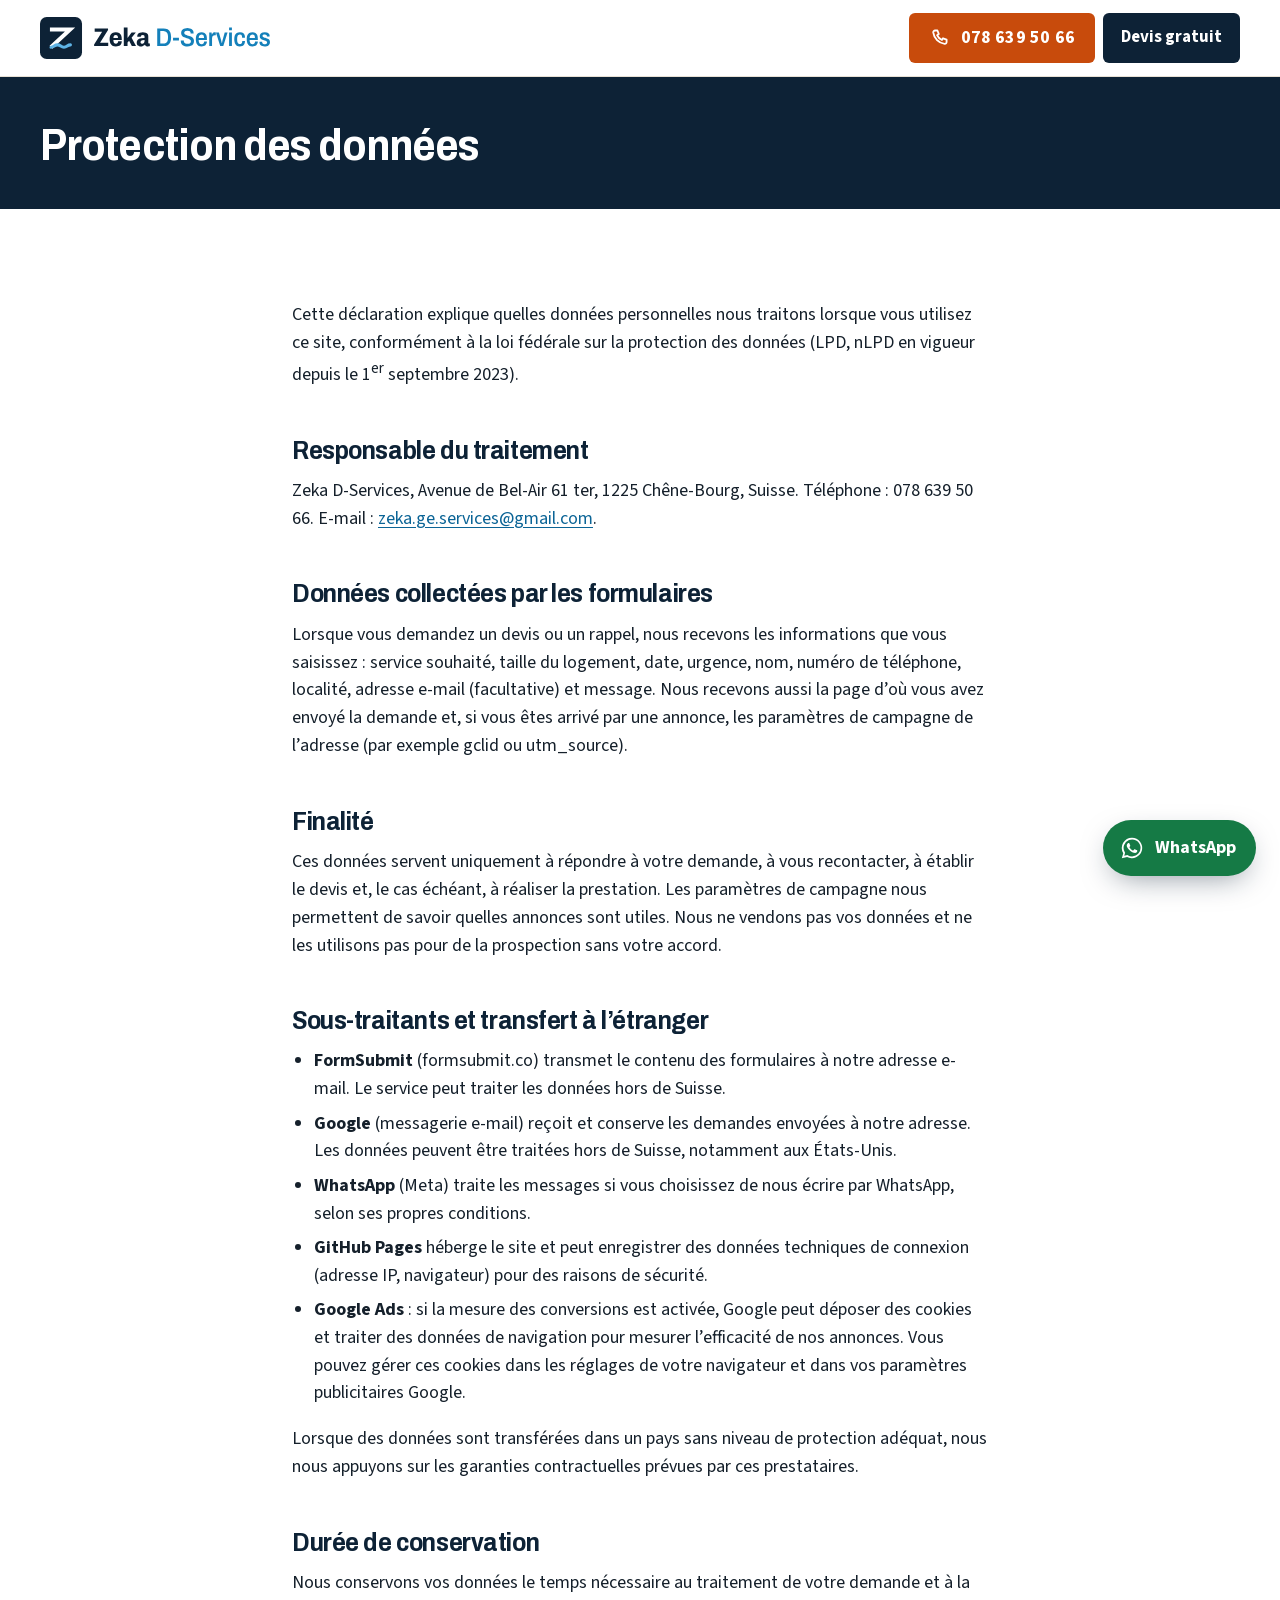
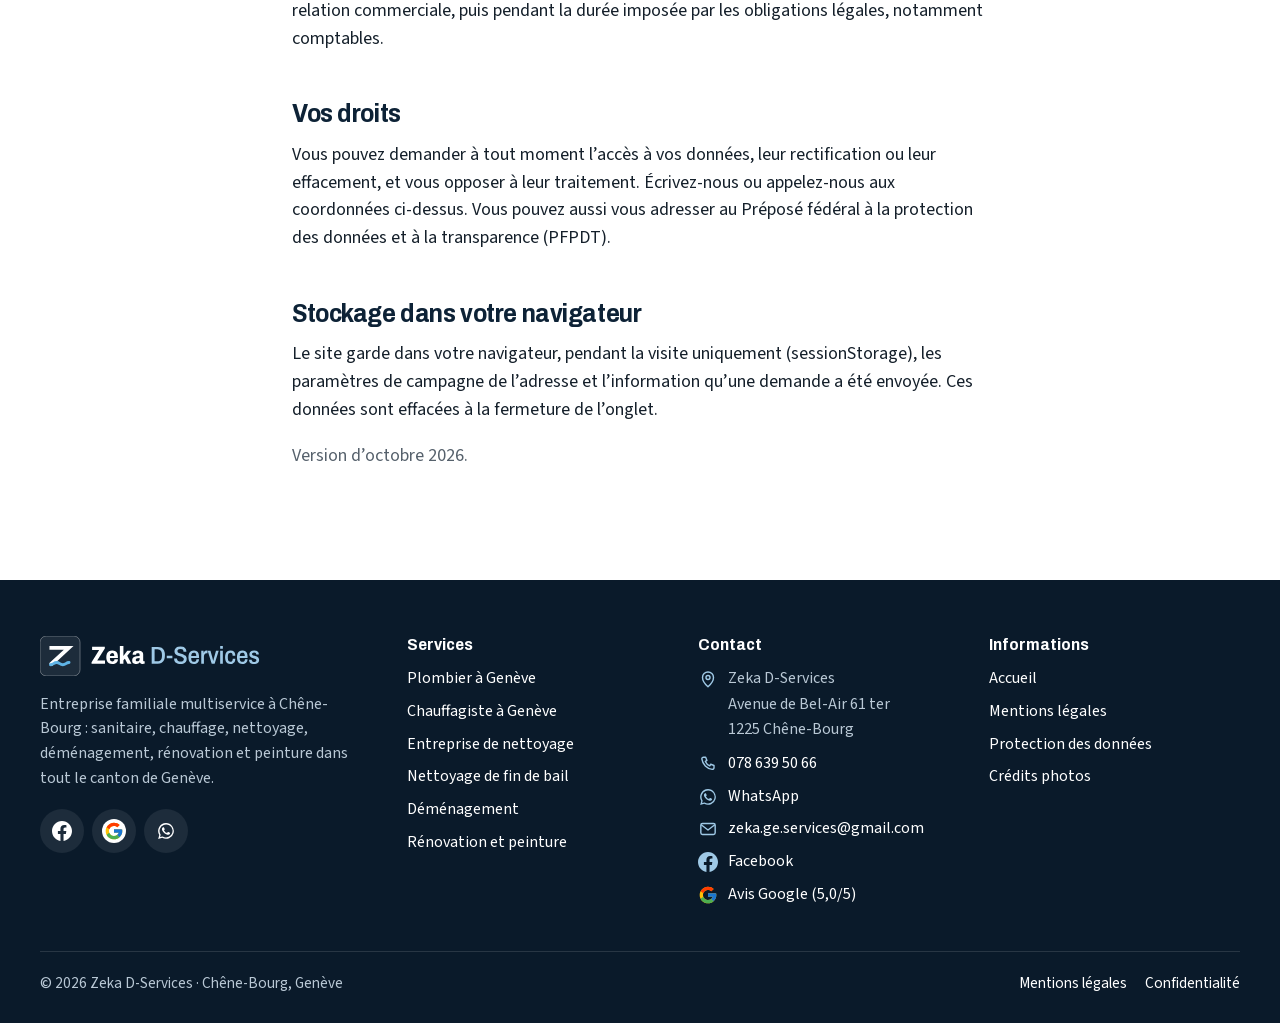
<file: confidentialite/index.html>
<!doctype html>
<html lang="fr-CH" data-root="../" data-page="privacy">
<head>
<meta charset="utf-8">
<meta name="viewport" content="width=device-width, initial-scale=1, viewport-fit=cover">
<title>Protection des données · Zeka D-Services</title>
<meta name="description" content="Déclaration de protection des données (nLPD) du site de Zeka D-Services : formulaires, sous-traitants, durée de conservation et vos droits.">
<link rel="canonical" href="https://welcometothenextlevel.github.io/zekadservices/confidentialite/">
<meta property="og:type" content="website">
<meta property="og:locale" content="fr_CH">
<meta property="og:site_name" content="Zeka D-Services">
<meta property="og:title" content="Protection des données · Zeka D-Services">
<meta property="og:description" content="Déclaration de protection des données (nLPD) du site de Zeka D-Services : formulaires, sous-traitants, durée de conservation et vos droits.">
<meta property="og:url" content="https://welcometothenextlevel.github.io/zekadservices/confidentialite/">
<meta property="og:image" content="https://welcometothenextlevel.github.io/zekadservices/img/og-share.jpg">
<meta property="og:image:width" content="1200">
<meta property="og:image:height" content="630">
<meta name="twitter:card" content="summary_large_image">
<meta name="theme-color" content="#0D2236">
<meta name="format-detection" content="telephone=no">
<link rel="icon" href="../favicon.svg" type="image/svg+xml">
<link rel="icon" href="../favicon.ico" sizes="32x32">
<link rel="apple-touch-icon" href="../apple-touch-icon.png">
<link rel="manifest" href="../site.webmanifest">
<link rel="preload" href="../fonts/archivo-latin.woff2" as="font" type="font/woff2" crossorigin>
<link rel="preload" href="../fonts/source-sans-3-latin.woff2" as="font" type="font/woff2" crossorigin>
<style>@font-face{font-family:"Archivo";src:url(../fonts/archivo-latin.woff2) format("woff2");font-weight:100 900;font-display:swap}@font-face{font-family:"Source Sans 3";src:url(../fonts/source-sans-3-latin.woff2) format("woff2");font-weight:200 900;font-display:swap}@font-face{font-family:"Archivo Fallback";src:local("Arial Bold"),local("Arial-BoldMT"),local("Arial");font-weight:700;size-adjust:87.96%;ascent-override:99.81%;descent-override:23.87%;line-gap-override:0%}@font-face{font-family:"Source Fallback";src:local("Arial"),local("ArialMT");font-weight:400;size-adjust:93.82%;ascent-override:109.15%;descent-override:42.64%;line-gap-override:0%}@font-face{font-family:"Source Fallback";src:local("Arial Bold"),local("Arial-BoldMT");font-weight:600 700;size-adjust:91%;ascent-override:112.5%;descent-override:44%;line-gap-override:0%}:root{--navy:#0D2236;--navy-2:#14304C;--navy-3:#0A1A2A;--blue:#1480BA;--blue-ink:#0B6496;--sky:#9FC9E6;--sky-2:#E6F1F8;--orange:#C84B0C;--orange-h:#A93E08;--wa:#157A45;--wa-h:#0F6036;--paper:#F7F4EE;--paper-2:#EEE8DD;--line:#DCD3C4;--line-2:#E8E1D5;--ink:#15202B;--muted:#56616C;--r:6px;--wrap:1200px;--hd:64px;--gut:16px;--ff-h:"Archivo","Archivo Fallback",Arial,sans-serif;--ff-b:"Source Sans 3","Source Fallback",Arial,sans-serif}@media (min-width:600px){:root{--gut:24px}}@media (min-width:960px){:root{--hd:76px;--gut:32px}}*,*::before,*::after{box-sizing:border-box}html{-webkit-text-size-adjust:100%;scroll-padding-top:calc(var(--hd) + 16px)}body{margin:0;font:400 1.125rem/1.55 var(--ff-b);color:var(--ink);background:var(--paper);overflow-x:hidden;-webkit-font-smoothing:antialiased;text-rendering:optimizeLegibility}img,svg,video{display:block;max-width:100%}img{height:auto}a{color:var(--blue-ink);text-underline-offset:.18em}button,input,select,textarea{font:inherit;color:inherit}h1,h2,h3,h4{font-family:var(--ff-h);font-weight:700;line-height:1.08;letter-spacing:-.012em;margin:0 0 .45em;color:var(--navy);text-wrap:balance}h1{font-size:clamp(2.05rem,1.35rem + 3.1vw,3.55rem);letter-spacing:-.02em}h2{font-size:clamp(1.7rem,1.25rem + 1.9vw,2.6rem);letter-spacing:-.016em}h3{font-size:clamp(1.22rem,1.1rem + .5vw,1.45rem)}p{margin:0 0 1em}ul,ol{margin:0;padding:0}.wrap{width:100%;max-width:calc(var(--wrap) + 2 * var(--gut));margin:0 auto;padding:0 var(--gut)}.sr{position:absolute!important;width:1px;height:1px;margin:-1px;overflow:hidden;clip:rect(0 0 0 0);white-space:nowrap;border:0}.skip{position:absolute;left:8px;top:-60px;z-index:100;background:var(--navy);color:#fff;padding:10px 16px;border-radius:var(--r)}.skip:focus{top:8px}:focus-visible{outline:3px solid var(--blue);outline-offset:3px}.ic{width:1.25em;height:1.25em;flex:none;fill:none;stroke:currentColor;stroke-width:1.7;stroke-linecap:round;stroke-linejoin:round}.btn{display:inline-flex;align-items:center;justify-content:center;gap:.55em;min-height:52px;padding:.7em 1.25em;border:2px solid transparent;border-radius:var(--r);font:700 1.0625rem/1.15 var(--ff-b);text-decoration:none;text-align:center;cursor:pointer;transition:background-color .15s,border-color .15s,color .15s}.btn .ic{width:1.2em;height:1.2em;stroke-width:2}.btn-call{background:var(--orange);color:#fff}.btn-call:hover{background:var(--orange-h)}.btn-quote{background:var(--navy);color:#fff}.btn-quote:hover{background:var(--navy-2)}.btn-wa{background:var(--wa);color:#fff}.btn-wa:hover{background:var(--wa-h)}.btn-line{background:transparent;color:var(--navy);border-color:var(--navy)}.btn-line:hover{background:var(--navy);color:#fff}.btn-light{background:#fff;color:var(--navy)}.btn-light:hover{background:var(--sky-2)}.btn-block{width:100%}.btn-lg{min-height:56px;font-size:1.125rem}.hd{position:sticky;top:0;z-index:60;background:#fff;border-bottom:1px solid var(--line-2)}.hd-in{display:flex;align-items:center;gap:12px;height:var(--hd)}.hd-logo{display:block;margin-right:auto;flex:none}.hd-logo img{width:auto;height:34px}.hd-nav{display:none}.hd-cta{display:flex;align-items:center;gap:8px}.hd .btn{min-height:44px;padding:.5em .95em;font-size:1rem}.hd .hd-phone{width:46px;height:46px;min-height:46px;padding:0;border-radius:50%}.hd-phone .ic{width:22px;height:22px}.hd-phone span,.hd-quote .l-long{display:none}@media (min-width:380px){.hd-logo img{height:38px}}@media (min-width:760px){.hd .hd-phone{width:auto;height:auto;border-radius:var(--r);padding:.5em 1.05em}.hd-phone span,.hd-quote .l-long{display:inline}.hd-quote .l-short{display:none}}@media (min-width:960px){.hd-logo img{height:42px}.hd .btn{min-height:50px;font-size:1.0625rem}.hd-phone .num{font-size:1.125rem;letter-spacing:.01em}}@media (min-width:1180px){.hd-nav{display:flex;gap:2px;margin-right:12px}.hd-nav a{padding:10px 11px;color:var(--ink);text-decoration:none;font-weight:600;font-size:1rem;border-radius:var(--r)}.hd-nav a:hover{background:var(--paper)}}.hero{position:relative;background:var(--navy);color:#fff;overflow:hidden;isolation:isolate}.hero-media{display:none}.hero-in{position:relative;display:grid;gap:0;padding-top:30px}.hero h1{color:#fff;margin-bottom:.4em}.hero-sub{font-size:1.1875rem;line-height:1.5;color:#D5E2EC;max-width:34em;margin-bottom:1.35em}.hero-ctas{display:grid;gap:10px;margin-bottom:22px}.hero-ctas .btn-quote{background:#fff;color:var(--navy)}.hero-ctas .btn-quote:hover{background:var(--sky-2)}.stars{display:inline-flex;gap:1px;color:#F4B400;line-height:0}.stars .ic{width:16px;height:16px;fill:currentColor;stroke:none}.gl{width:20px;height:20px;flex:none}.g-badge{display:inline-flex;flex-wrap:wrap;align-items:center;gap:6px 8px;margin:0 0 22px;padding:9px 14px;border-radius:999px;background:rgba(255,255,255,.07);border:1px solid rgba(159,201,230,.35);color:#fff;text-decoration:none;font-size:1rem;line-height:1.2}.g-badge:hover{background:rgba(255,255,255,.13)}.g-badge b{font-size:1.0625rem}.g-badge span:last-child{color:#D5E2EC}.trust3{list-style:none;display:grid;gap:10px;margin:0 0 26px}.trust3 li{white-space:nowrap}.trust3 li{display:flex;align-items:center;gap:12px;font-weight:600;font-size:1.0625rem;color:#fff}.trust3 .ic{width:28px;height:28px;color:var(--sky);stroke-width:1.5}.hero-form{margin:0 calc(-1 * var(--gut));padding:28px var(--gut) 36px;background:var(--paper);color:var(--ink)}@media (min-width:600px){.hero-ctas{grid-template-columns:auto auto;justify-content:start}.trust3{display:flex;flex-wrap:wrap;gap:12px 28px}}@media (min-width:960px){.hero-media{display:block;position:absolute;inset:0 0 0 auto;width:62%;z-index:-1}.hero-media picture,.hero-media img,.hero-media video{position:absolute;inset:0;width:100%;height:100%;object-fit:cover}.hero-media video{opacity:0;transition:opacity .6s}.hero-media video.on{opacity:1}.hero-media::after{content:"";position:absolute;inset:0;background:linear-gradient(90deg,var(--navy) 0%,rgba(13,34,54,.9) 22%,rgba(13,34,54,.45) 60%,rgba(13,34,54,.55) 100%)}.hero-in{grid-template-columns:minmax(0,1fr) 440px;gap:56px;align-items:center;padding-top:64px;padding-bottom:72px;min-height:min(720px,calc(100vh - var(--hd)))}.hero-copy{max-width:620px}.hero-form{margin:0;padding:0;background:none}}@media (min-width:1280px){.hero-in{grid-template-columns:minmax(0,1fr) 460px;gap:80px}}@media (min-width:960px) and (max-width:1199px){.hero-ctas{grid-template-columns:1fr;max-width:400px}}.hero-ctas .btn{white-space:nowrap}.pb{margin:0 0 26px}.pb-q{font-family:var(--ff-h);font-weight:700;font-size:1.125rem;margin:0 0 10px;color:#fff}.pb-list{display:flex;flex-wrap:wrap;gap:8px}.pb-chip{min-height:44px;padding:8px 14px;border:1.5px solid rgba(159,201,230,.55);border-radius:999px;background:rgba(255,255,255,.04);color:#fff;font-weight:600;font-size:1rem;cursor:pointer;display:inline-flex;align-items:center;gap:8px}.pb-chip:hover,.pb-chip[aria-pressed="true"]{background:#fff;color:var(--navy);border-color:#fff}.pb-chip .ic{width:18px;height:18px;color:var(--sky)}.pb-chip:hover .ic,.pb-chip[aria-pressed="true"] .ic{color:var(--blue)}.pb-panel{margin-top:12px;padding:16px;border-radius:var(--r);background:var(--navy-2);border:1px solid rgba(159,201,230,.3)}.pb-panel p{margin:0 0 12px;color:#E4EDF4}.pb-panel .btns{display:flex;flex-wrap:wrap;gap:8px}.pb-panel .btn{min-height:48px}.qf{background:#fff;color:var(--ink);border-radius:8px;box-shadow:0 1px 2px rgba(13,34,54,.06),0 12px 40px -12px rgba(13,34,54,.28);padding:22px 18px 20px;border-top:4px solid var(--blue)}.qf-head{display:flex;flex-wrap:wrap;align-items:baseline;justify-content:space-between;gap:4px 12px;margin-bottom:6px}.qf-title{font-family:var(--ff-h);font-weight:700;font-size:1.4rem;color:var(--navy);margin:0}.qf-steplabel{margin:0;font-size:.95rem;color:var(--muted)}.qf-bar{height:4px;background:var(--line-2);border-radius:4px;margin:8px 0 18px;overflow:hidden}.qf-bar span{display:block;height:100%;width:50%;background:var(--blue);border-radius:4px;transition:width .25s}.qf[data-step="2"] .qf-bar span{width:100%}.qf fieldset{border:0;margin:0;padding:0;min-width:0}.qf legend{font-weight:700;font-size:1.0625rem;margin:0 0 10px;padding:0;color:var(--navy)}.qf-sub{font-weight:700;font-size:1rem;margin:16px 0 8px;color:var(--navy)}.chips{display:grid;grid-template-columns:repeat(2,minmax(0,1fr));gap:8px}.chips--rooms{grid-template-columns:repeat(4,minmax(0,1fr))}.chips--yn{grid-template-columns:repeat(2,minmax(0,1fr))}.chip{position:relative;display:block}.chip input{position:absolute;opacity:0;inset:0;width:100%;height:100%;margin:0;cursor:pointer}.chip span{display:flex;align-items:center;justify-content:center;min-height:48px;padding:8px 10px;border:1.5px solid var(--line);border-radius:var(--r);background:#fff;font-weight:600;font-size:1rem;line-height:1.15;text-align:center;transition:border-color .12s,background-color .12s}.chip input:hover+span{border-color:var(--blue)}.chip input:checked+span{border-color:var(--navy);background:var(--navy);color:#fff}.chip input:focus-visible+span{outline:3px solid var(--blue);outline-offset:2px}.field{margin:0 0 14px}.field label{display:block;font-weight:700;font-size:1rem;margin:0 0 6px;color:var(--navy)}.field .opt{font-weight:400;color:var(--muted)}.field input,.field textarea,.field select{display:block;width:100%;min-height:52px;padding:12px 14px;border:1.5px solid var(--line);border-radius:var(--r);background:#fff;font-size:1.0625rem;line-height:1.3;appearance:none}.field textarea{min-height:96px;resize:vertical}.field input:focus,.field textarea:focus,.field select:focus{outline:none;border-color:var(--blue);box-shadow:0 0 0 3px rgba(20,128,186,.22)}.field [aria-invalid="true"]{border-color:#B42318}.err{display:block;margin-top:6px;font-size:.95rem;font-weight:600;color:#B42318}.err:empty{display:none}.qf-photo{display:flex;gap:10px;align-items:flex-start;margin:4px 0 16px;padding:12px 14px;border-radius:var(--r);background:#EDF6F0;font-size:1rem;line-height:1.4}.qf-photo .ic{color:var(--wa);width:22px;height:22px;margin-top:1px}.qf-photo a{color:var(--wa-h);font-weight:700}.qf-actions{display:flex;gap:10px;align-items:stretch}.qf-actions .btn-quote{flex:1}.qf-back{min-height:52px;padding:0 14px;border:1.5px solid var(--line);border-radius:var(--r);background:#fff;font-weight:600;cursor:pointer}.qf-back:hover{border-color:var(--navy)}.qf-reassure{display:flex;align-items:center;justify-content:center;gap:8px;margin:12px 0 0;font-size:.95rem;color:var(--muted);text-align:center}.qf-reassure .ic{width:18px;height:18px;color:var(--blue)}.qf-status{margin:10px 0 0;font-weight:600}.qf-status:empty{display:none}.qf-status.is-err{color:#B42318}.hp{position:absolute!important;left:-9999px;width:1px;height:1px;overflow:hidden}.qf [hidden]{display:none!important}@media (min-width:600px){.chips{grid-template-columns:repeat(3,minmax(0,1fr))}}@media (min-width:960px){.qf{padding:26px 26px 22px}.chips{grid-template-columns:repeat(2,minmax(0,1fr))}}@media (min-width:1280px){.chips{grid-template-columns:repeat(3,minmax(0,1fr))}.chips .chip--wide{grid-column:span 1}}.nw{white-space:nowrap}</style>
<link rel="stylesheet" href="../css/site.css?v=4" media="print" onload="this.media='all'">
<noscript><link rel="stylesheet" href="../css/site.css?v=4"></noscript>
<script type="application/ld+json">{"@context":"https://schema.org","@graph":[{"@type":["HomeAndConstructionBusiness"],"@id":"https://welcometothenextlevel.github.io/zekadservices/#entreprise","name":"Zeka D-Services","description":"Entreprise familiale multiservice à Chêne-Bourg (Genève) : sanitaire, chauffage, nettoyage, fin de bail, déménagement, rénovation et peinture.","url":"https://welcometothenextlevel.github.io/zekadservices/","logo":"https://welcometothenextlevel.github.io/zekadservices/img/brand/logo.png","image":"https://welcometothenextlevel.github.io/zekadservices/img/og-share.jpg","telephone":"+41 78 639 50 66","currenciesAccepted":"CHF","address":{"@type":"PostalAddress","streetAddress":"Avenue de Bel-Air 61 ter","postalCode":"1225","addressLocality":"Chêne-Bourg","addressRegion":"GE","addressCountry":"CH"},"geo":{"@type":"GeoCoordinates","latitude":46.20198,"longitude":6.20005},"sameAs":["https://www.facebook.com/profile.php?id=61575238847470","https://maps.google.com/?cid=4459338747840241714"],"areaServed":[{"@type":"AdministrativeArea","name":"Canton de Genève"},{"@type":"City","name":"Genève"},{"@type":"City","name":"Chêne-Bourg"},{"@type":"City","name":"Chêne-Bougeries"},{"@type":"City","name":"Thônex"},{"@type":"City","name":"Carouge"},{"@type":"City","name":"Lancy"},{"@type":"City","name":"Onex"},{"@type":"City","name":"Vernier"},{"@type":"City","name":"Meyrin"},{"@type":"City","name":"Plan-les-Ouates"},{"@type":"City","name":"Versoix"},{"@type":"City","name":"Cologny"},{"@type":"City","name":"Vandœuvres"}]}]}</script>
</head>
<body data-service="general">
<svg width="0" height="0" style="position:absolute" aria-hidden="true" focusable="false"><defs>
<symbol id="i-phone" viewBox="0 0 24 24"><path d="M6.6 3.8h2.6l1.5 3.9-1.9 1.2a10.6 10.6 0 0 0 5.3 5.3l1.2-1.9 3.9 1.5v2.6a2 2 0 0 1-2.1 2A14.6 14.6 0 0 1 4.6 5.9a2 2 0 0 1 2-2.1z"/></symbol>
<symbol id="i-wa" viewBox="0 0 24 24"><path stroke="none" fill="currentColor" d="M12.04 2.5a9.43 9.43 0 0 0-8.1 14.24L2.6 21.5l4.88-1.28a9.43 9.43 0 1 0 4.56-17.72zm0 17.26a7.8 7.8 0 0 1-3.98-1.09l-.29-.17-2.9.76.78-2.83-.19-.3a7.82 7.82 0 1 1 6.58 3.63zm4.29-5.86c-.24-.12-1.4-.69-1.61-.77-.22-.08-.38-.12-.54.12-.16.24-.62.77-.76.93-.14.16-.28.18-.52.06-.24-.12-1-.37-1.91-1.18-.7-.63-1.18-1.41-1.32-1.65-.14-.24-.01-.37.1-.49.11-.11.24-.28.36-.42.12-.14.16-.24.24-.4.08-.16.04-.3-.02-.42-.06-.12-.54-1.3-.74-1.78-.2-.47-.4-.4-.54-.41h-.46a.89.89 0 0 0-.64.3 2.7 2.7 0 0 0-.84 2c0 1.18.86 2.32.98 2.48.12.16 1.69 2.58 4.1 3.62.57.25 1.02.4 1.37.51.58.18 1.1.16 1.52.1.46-.07 1.4-.57 1.6-1.13.2-.55.2-1.03.14-1.13-.06-.1-.22-.16-.46-.28z"/></symbol>
<symbol id="i-family" viewBox="0 0 24 24"><circle cx="12" cy="6.4" r="2.6"/><circle cx="5.6" cy="8.4" r="2.1"/><circle cx="18.4" cy="8.4" r="2.1"/><path d="M7.2 20.2c.4-4.1 2.2-6.6 4.8-6.6s4.4 2.5 4.8 6.6"/><path d="M2.4 18.6c.3-3 1.6-4.7 3.4-4.7.9 0 1.6.3 2.2.9M21.6 18.6c-.3-3-1.6-4.7-3.4-4.7-.9 0-1.6.3-2.2.9"/></symbol>
<symbol id="i-pin" viewBox="0 0 24 24"><path d="M12 21.2s-6.6-5.7-6.6-11.1a6.6 6.6 0 0 1 13.2 0c0 5.4-6.6 11.1-6.6 11.1z"/><circle cx="12" cy="10.1" r="2.4"/></symbol>
<symbol id="i-doc" viewBox="0 0 24 24"><path d="M6.2 3.4h7.9l4.6 4.6v12.6H6.2z"/><path d="M13.9 3.5v4.7h4.7M9.2 12.4h6.4M9.2 15.9h6.4"/></symbol>
<symbol id="i-chat" viewBox="0 0 24 24"><path d="M5.2 5.2h13.6a1.6 1.6 0 0 1 1.6 1.6v8.6a1.6 1.6 0 0 1-1.6 1.6H10l-4.6 3.4V17H5.2a1.6 1.6 0 0 1-1.6-1.6V6.8a1.6 1.6 0 0 1 1.6-1.6z"/><path d="M7.6 9.6h8.8M7.6 12.8h5.4"/></symbol>
<symbol id="i-check" viewBox="0 0 24 24"><path d="M4.8 12.6l4.4 4.3L19.2 7"/></symbol>
<symbol id="i-arrow" viewBox="0 0 24 24"><path d="M4.8 12h14.2M13.4 6.2l5.8 5.8-5.8 5.8"/></symbol>
<symbol id="i-chev" viewBox="0 0 24 24"><path d="M6.4 9.2l5.6 5.6 5.6-5.6"/></symbol>
<symbol id="i-mail" viewBox="0 0 24 24"><rect x="3.4" y="5.4" width="17.2" height="13.2" rx="2"/><path d="M4.2 7.2l7.8 6 7.8-6"/></symbol>
<symbol id="i-drop" viewBox="0 0 24 24"><path d="M12 3.4s6.2 6.5 6.2 10.8a6.2 6.2 0 0 1-12.4 0C5.8 9.9 12 3.4 12 3.4z"/><path d="M9.2 14.6a2.9 2.9 0 0 0 2.6 2.6"/></symbol>
<symbol id="i-flame" viewBox="0 0 24 24"><path d="M12 21c-3.8 0-6.6-2.7-6.6-6.3 0-4.4 4.2-6.5 4.8-11.2 2.9 1.9 4.5 4.6 4.5 7.4.9-.5 1.6-1.6 1.8-2.9 1.4 1.5 2.1 3.5 2.1 5.4 0 4.1-2.8 7.6-6.6 7.6z"/><path d="M12 21c-1.7 0-2.9-1.2-2.9-2.9 0-1.9 1.7-2.9 2.3-4.8 1.6 1 2.9 2.6 2.9 4.5 0 1.9-.8 3.2-2.3 3.2z"/></symbol>
<symbol id="i-radiator" viewBox="0 0 24 24"><rect x="3.6" y="5.2" width="3.4" height="13" rx="1.7"/><rect x="8.6" y="5.2" width="3.4" height="13" rx="1.7"/><rect x="13.6" y="5.2" width="3.4" height="13" rx="1.7"/><path d="M17 9h3.4M5.2 18.2v1.6M15.4 18.2v1.6"/></symbol>
<symbol id="i-boiler" viewBox="0 0 24 24"><rect x="6.2" y="2.8" width="11.6" height="14.4" rx="2"/><circle cx="12" cy="11" r="2.2"/><path d="M9.2 6.2h5.6M9.6 17.2v3.6M14.4 17.2v3.6"/></symbol>
<symbol id="i-wrench" viewBox="0 0 24 24"><path d="M14.6 6.3a1 1 0 0 0 0 1.4l1.7 1.7a1 1 0 0 0 1.4 0l3.4-3.4a5.9 5.9 0 0 1-7.8 7.8l-6.9 6.9a2.1 2.1 0 0 1-3-3l6.9-6.9a5.9 5.9 0 0 1 7.8-7.8z"/></symbol>
<symbol id="i-shower" viewBox="0 0 24 24"><path d="M5 21V7.6a4 4 0 0 1 7.6-1.8"/><path d="M10.2 8.8a4.4 4.4 0 0 1 7.2 0z"/><path d="M11.4 12.2l-.6 1.4M13.8 12.2v1.6M16.2 12.2l.6 1.4M11 16.4l-.6 1.4M14 16.4v1.6M17 16.4l.6 1.4"/></symbol>
<symbol id="i-spark" viewBox="0 0 24 24"><path d="M12 2.8c.7 4.8 2.6 6.7 7.4 7.4-4.8.7-6.7 2.6-7.4 7.4-.7-4.8-2.6-6.7-7.4-7.4 4.8-.7 6.7-2.6 7.4-7.4z"/><path d="M18.6 16.4c.3 1.7 1 2.4 2.6 2.6-1.7.3-2.4 1-2.6 2.6-.3-1.7-1-2.4-2.6-2.6 1.7-.2 2.4-.9 2.6-2.6z"/></symbol>
<symbol id="i-kitchen" viewBox="0 0 24 24"><rect x="4" y="3.4" width="16" height="17.2" rx="1.6"/><path d="M4 8.2h16M7.6 5.8h.01M10.6 5.8h.01"/><rect x="7" y="11.2" width="10" height="6.2" rx="1"/></symbol>
<symbol id="i-bath" viewBox="0 0 24 24"><path d="M3.4 12.4h17.2v2.4a4.2 4.2 0 0 1-4.2 4.2H7.6a4.2 4.2 0 0 1-4.2-4.2z"/><path d="M6 12.4V6.2a2.2 2.2 0 0 1 4.1-1.1M7 19l-.9 1.8M17 19l.9 1.8"/></symbol>
<symbol id="i-window" viewBox="0 0 24 24"><rect x="4.2" y="3.6" width="15.6" height="16.8" rx="1.4"/><path d="M12 3.6v16.8M4.2 12h15.6"/></symbol>
<symbol id="i-home" viewBox="0 0 24 24"><path d="M3.8 11.2L12 4.6l8.2 6.6M6.2 9.4v10.4h11.6V9.4M10 19.8v-5h4v5"/></symbol>
<symbol id="i-building" viewBox="0 0 24 24"><path d="M5 20.4V4.6h9.4v15.8M14.4 9.4H19v11M3.4 20.4h17.2"/><path d="M8 8h3.4M8 11.4h3.4M8 14.8h3.4"/></symbol>
<symbol id="i-truck" viewBox="0 0 24 24"><path d="M2.8 6.4h11v10H2.8zM13.8 9.6h3.8l2.9 3.2v3.6h-6.7"/><circle cx="6.6" cy="17.6" r="1.9"/><circle cx="16.8" cy="17.6" r="1.9"/></symbol>
<symbol id="i-box" viewBox="0 0 24 24"><path d="M3.6 7.6L12 3.4l8.4 4.2v8.8L12 20.6l-8.4-4.2z"/><path d="M3.6 7.6L12 11.8l8.4-4.2M12 11.8v8.8M7.8 5.5l8.4 4.2"/></symbol>
<symbol id="i-roller" viewBox="0 0 24 24"><rect x="3.6" y="3.4" width="13.2" height="5.2" rx="1.2"/><path d="M16.8 6h2.8v4.8H11.2v3.2"/><rect x="9.8" y="14" width="2.8" height="6.8" rx="1"/></symbol>
<symbol id="i-key" viewBox="0 0 24 24"><circle cx="8" cy="15.6" r="4.2"/><path d="M11 12.6l8.6-8.6M16.2 7.4l2.4 2.4M13.8 9.8l2 2"/></symbol>
<symbol id="i-cal" viewBox="0 0 24 24"><rect x="3.8" y="5.4" width="16.4" height="14.8" rx="2"/><path d="M3.8 10h16.4M8.4 3.4v4M15.6 3.4v4"/></symbol>
<symbol id="i-camera" viewBox="0 0 24 24"><rect x="3.4" y="7" width="17.2" height="12.4" rx="2"/><circle cx="12" cy="13.2" r="3.4"/><path d="M8.6 7l1.6-2.6h3.6L15.4 7"/></symbol>
<symbol id="i-lock" viewBox="0 0 24 24"><rect x="5" y="10.4" width="14" height="10" rx="2"/><path d="M8 10.4V7.8a4 4 0 0 1 8 0v2.6"/></symbol>
<symbol id="i-plus" viewBox="0 0 24 24"><path d="M12 5v14M5 12h14"/></symbol>
<symbol id="i-back" viewBox="0 0 24 24"><path d="M19.2 12H5M10.6 6.2L4.8 12l5.8 5.8"/></symbol>
<symbol id="i-star" viewBox="0 0 24 24"><path stroke="none" fill="currentColor" d="M12 2.6l2.9 6 6.5.9-4.7 4.6 1.1 6.5L12 17.5l-5.8 3.1 1.1-6.5-4.7-4.6 6.5-.9z"/></symbol>
<symbol id="i-fb" viewBox="0 0 24 24"><path stroke="none" fill="currentColor" d="M24 12.07C24 5.41 18.63 0 12 0S0 5.41 0 12.07C0 18.1 4.39 23.1 10.13 24v-8.44H7.08v-3.49h3.04V9.41c0-3.02 1.79-4.69 4.53-4.69 1.31 0 2.68.24 2.68.24v2.97h-1.51c-1.49 0-1.96.93-1.96 1.89v2.25h3.33l-.53 3.49h-2.8V24C19.61 23.1 24 18.1 24 12.07z"/></symbol>
<symbol id="i-g" viewBox="0 0 48 48"><path stroke="none" fill="#FFC107" d="M43.6 20.5H42V20H24v8h11.3C33.7 32.7 29.2 36 24 36c-6.6 0-12-5.4-12-12s5.4-12 12-12c3.1 0 5.8 1.2 7.9 3.1l5.7-5.7C34 6.1 29.3 4 24 4 13 4 4 13 4 24s9 20 20 20 20-9 20-20c0-1.3-.1-2.4-.4-3.5z"/><path stroke="none" fill="#FF3D00" d="M6.3 14.7l6.6 4.8C14.7 15.1 19 12 24 12c3.1 0 5.8 1.2 7.9 3.1l5.7-5.7C34 6.1 29.3 4 24 4 16.3 4 9.7 8.3 6.3 14.7z"/><path stroke="none" fill="#4CAF50" d="M24 44c5.2 0 9.9-2 13.4-5.2l-6.2-5.2A11.9 11.9 0 0 1 24 36c-5.2 0-9.6-3.3-11.3-8l-6.5 5C9.5 39.6 16.2 44 24 44z"/><path stroke="none" fill="#1976D2" d="M43.6 20.5H42V20H24v8h11.3a12 12 0 0 1-4.1 5.6l6.2 5.2C37 39.2 44 34 44 24c0-1.3-.1-2.4-.4-3.5z"/></symbol>
</defs></svg>
<a class="skip" href="#main">Aller au contenu</a>
<header class="hd" data-service="general"><div class="wrap hd-in">
<a class="hd-logo" href="../"><img src="../img/brand/logo.svg" width="244" height="44" alt="Zeka D-Services, accueil"></a>
<div class="hd-cta">
<a class="btn btn-call hd-phone" href="tel:+41786395066" data-service="general" data-loc="header" aria-label="Appeler le 078 639 50 66"><svg class="ic" aria-hidden="true"><use href="#i-phone"></use></svg><span class="num" data-phone>078 639 50 66</span></a>
<a class="btn btn-quote hd-quote" href="../#devis" data-service="general" data-loc="header"><span class="l-long">Devis gratuit</span><span class="l-short">Devis</span></a>
</div></div></header>
<main id="main">
<div class="page-hd"><div class="wrap"><h1>Protection des données</h1></div></div>
<section class="sec sec--white"><div class="wrap prose">
<p>Cette déclaration explique quelles données personnelles nous traitons lorsque vous utilisez ce site, conformément à la loi fédérale sur la protection des données (LPD, nLPD en vigueur depuis le 1<sup>er</sup> septembre 2023).</p>
<h2>Responsable du traitement</h2>
<p>Zeka D-Services, Avenue de Bel-Air 61 ter, 1225 Chêne-Bourg, Suisse. Téléphone&nbsp;: <span data-phone>078 639 50 66</span>. E-mail&nbsp;: <a href="#" data-email>adresse e-mail</a>.</p>
<h2>Données collectées par les formulaires</h2>
<p>Lorsque vous demandez un devis ou un rappel, nous recevons les informations que vous saisissez&nbsp;: service souhaité, taille du logement, date, urgence, nom, numéro de téléphone, localité, adresse e-mail (facultative) et message. Nous recevons aussi la page d’où vous avez envoyé la demande et, si vous êtes arrivé par une annonce, les paramètres de campagne de l’adresse (par exemple gclid ou utm_source).</p>
<h2>Finalité</h2>
<p>Ces données servent uniquement à répondre à votre demande, à vous recontacter, à établir le devis et, le cas échéant, à réaliser la prestation. Les paramètres de campagne nous permettent de savoir quelles annonces sont utiles. Nous ne vendons pas vos données et ne les utilisons pas pour de la prospection sans votre accord.</p>
<h2>Sous-traitants et transfert à l’étranger</h2>
<ul>
<li><b>FormSubmit</b> (formsubmit.co) transmet le contenu des formulaires à notre adresse e-mail. Le service peut traiter les données hors de Suisse.</li>
<li><b>Google</b> (messagerie e-mail) reçoit et conserve les demandes envoyées à notre adresse. Les données peuvent être traitées hors de Suisse, notamment aux États-Unis.</li>
<li><b>WhatsApp</b> (Meta) traite les messages si vous choisissez de nous écrire par WhatsApp, selon ses propres conditions.</li>
<li><b>GitHub Pages</b> héberge le site et peut enregistrer des données techniques de connexion (adresse IP, navigateur) pour des raisons de sécurité.</li>
<li><b>Google Ads</b>&nbsp;: si la mesure des conversions est activée, Google peut déposer des cookies et traiter des données de navigation pour mesurer l’efficacité de nos annonces. Vous pouvez gérer ces cookies dans les réglages de votre navigateur et dans vos paramètres publicitaires Google.</li>
</ul>
<p>Lorsque des données sont transférées dans un pays sans niveau de protection adéquat, nous nous appuyons sur les garanties contractuelles prévues par ces prestataires.</p>
<h2>Durée de conservation</h2>
<p>Nous conservons vos données le temps nécessaire au traitement de votre demande et à la relation commerciale, puis pendant la durée imposée par les obligations légales, notamment comptables.</p>
<h2>Vos droits</h2>
<p>Vous pouvez demander à tout moment l’accès à vos données, leur rectification ou leur effacement, et vous opposer à leur traitement. Écrivez-nous ou appelez-nous aux coordonnées ci-dessus. Vous pouvez aussi vous adresser au Préposé fédéral à la protection des données et à la transparence (PFPDT).</p>
<h2>Stockage dans votre navigateur</h2>
<p>Le site garde dans votre navigateur, pendant la visite uniquement (sessionStorage), les paramètres de campagne de l’adresse et l’information qu’une demande a été envoyée. Ces données sont effacées à la fermeture de l’onglet.</p>
<p style="color:var(--muted)">Version d’octobre 2026.</p>
</div></section>
</main>
<footer class="ft"><div class="wrap">
<div class="ft-grid">
<div class="ft-brand"><img src="../img/brand/logo-white.svg" width="244" height="44" alt="Zeka D-Services" loading="lazy">
<p>Entreprise familiale multiservice à Chêne-Bourg&nbsp;: sanitaire, chauffage, nettoyage, déménagement, rénovation et peinture dans tout le canton de Genève.</p>
<ul class="socials" aria-label="Retrouvez-nous">
<li><a href="https://www.facebook.com/profile.php?id=61575238847470" target="_blank" rel="noopener" aria-label="Zeka D-Services sur Facebook" data-loc="footer-social"><svg class="ic" aria-hidden="true"><use href="#i-fb"></use></svg></a></li>
<li><a href="https://maps.google.com/?cid=4459338747840241714" target="_blank" rel="noopener" aria-label="Zeka D-Services sur Google" data-loc="footer-social"><svg class="gl" aria-hidden="true"><use href="#i-g"></use></svg></a></li>
<li><a href="https://wa.me/41786395066?text=Bonjour%2C%20je%20souhaite%20un%20renseignement." target="_blank" rel="noopener" aria-label="Écrire sur WhatsApp" data-loc="footer-social"><svg class="ic" aria-hidden="true"><use href="#i-wa"></use></svg></a></li>
</ul></div>
<div><h2>Services</h2><ul><li><a href="../plombier-geneve/">Plombier à Genève</a></li><li><a href="../chauffagiste-geneve/">Chauffagiste à Genève</a></li><li><a href="../nettoyage-geneve/">Entreprise de nettoyage</a></li><li><a href="../nettoyage-fin-de-bail-geneve/">Nettoyage de fin de bail</a></li><li><a href="../demenagement-geneve/">Déménagement</a></li><li><a href="../renovation-peinture-geneve/">Rénovation et peinture</a></li></ul></div>
<div><h2>Contact</h2><ul class="ft-contact">
<li><svg class="ic" aria-hidden="true"><use href="#i-pin"></use></svg><address>Zeka D-Services<br>Avenue de Bel-Air 61 ter<br>1225 Chêne-Bourg</address></li>
<li><svg class="ic" aria-hidden="true"><use href="#i-phone"></use></svg><a href="tel:+41786395066" data-loc="footer"><span data-phone>078 639 50 66</span></a></li>
<li><svg class="ic" aria-hidden="true"><use href="#i-wa"></use></svg><a href="https://wa.me/41786395066?text=Bonjour%2C%20je%20souhaite%20un%20renseignement." target="_blank" rel="noopener" data-loc="footer">WhatsApp</a></li>
<li><svg class="ic" aria-hidden="true"><use href="#i-mail"></use></svg><a href="#" data-email>E-mail</a></li>
<li><svg class="ic" aria-hidden="true"><use href="#i-fb"></use></svg><a href="https://www.facebook.com/profile.php?id=61575238847470" target="_blank" rel="noopener" data-loc="footer">Facebook</a></li>
<li><svg class="ic gl" aria-hidden="true"><use href="#i-g"></use></svg><a href="https://search.google.com/local/reviews?placeid=ChIJo5cPZFFvjEcRMiAn7vbA4j0" target="_blank" rel="noopener" data-loc="footer">Avis Google (5,0/5)</a></li>
</ul></div>
<div><h2>Informations</h2><ul>
<li><a href="../">Accueil</a></li>
<li><a href="../mentions-legales/">Mentions légales</a></li>
<li><a href="../confidentialite/">Protection des données</a></li>
<li><a href="../mentions-legales/#credits">Crédits photos</a></li>
</ul></div>
</div>
<div class="ft-bottom"><span>© 2026 Zeka D-Services · Chêne-Bourg, Genève</span><ul><li><a href="../mentions-legales/">Mentions légales</a></li><li><a href="../confidentialite/">Confidentialité</a></li></ul></div>
</div></footer>
<nav class="mbar" aria-label="Contact rapide" data-service="general">
<a class="m-call" href="tel:+41786395066" data-loc="mobile-bar"><svg class="ic" aria-hidden="true"><use href="#i-phone"></use></svg>Appeler</a>
<a class="m-wa" href="https://wa.me/41786395066?text=Bonjour%2C%20je%20souhaite%20un%20renseignement." target="_blank" rel="noopener" data-loc="mobile-bar"><svg class="ic" aria-hidden="true"><use href="#i-wa"></use></svg>WhatsApp</a>
<a class="m-quote" href="../#devis" data-loc="mobile-bar"><svg class="ic" aria-hidden="true"><use href="#i-doc"></use></svg>Devis</a>
</nav>
<a class="wa-float" href="https://wa.me/41786395066?text=Bonjour%2C%20je%20souhaite%20un%20renseignement." target="_blank" rel="noopener" data-service="general" data-loc="float"><svg class="ic" aria-hidden="true"><use href="#i-wa"></use></svg>WhatsApp</a>
<script src="../js/config.js?v=4" defer></script><script src="../js/main.js?v=4" defer></script>
</body>
</html>
</file>
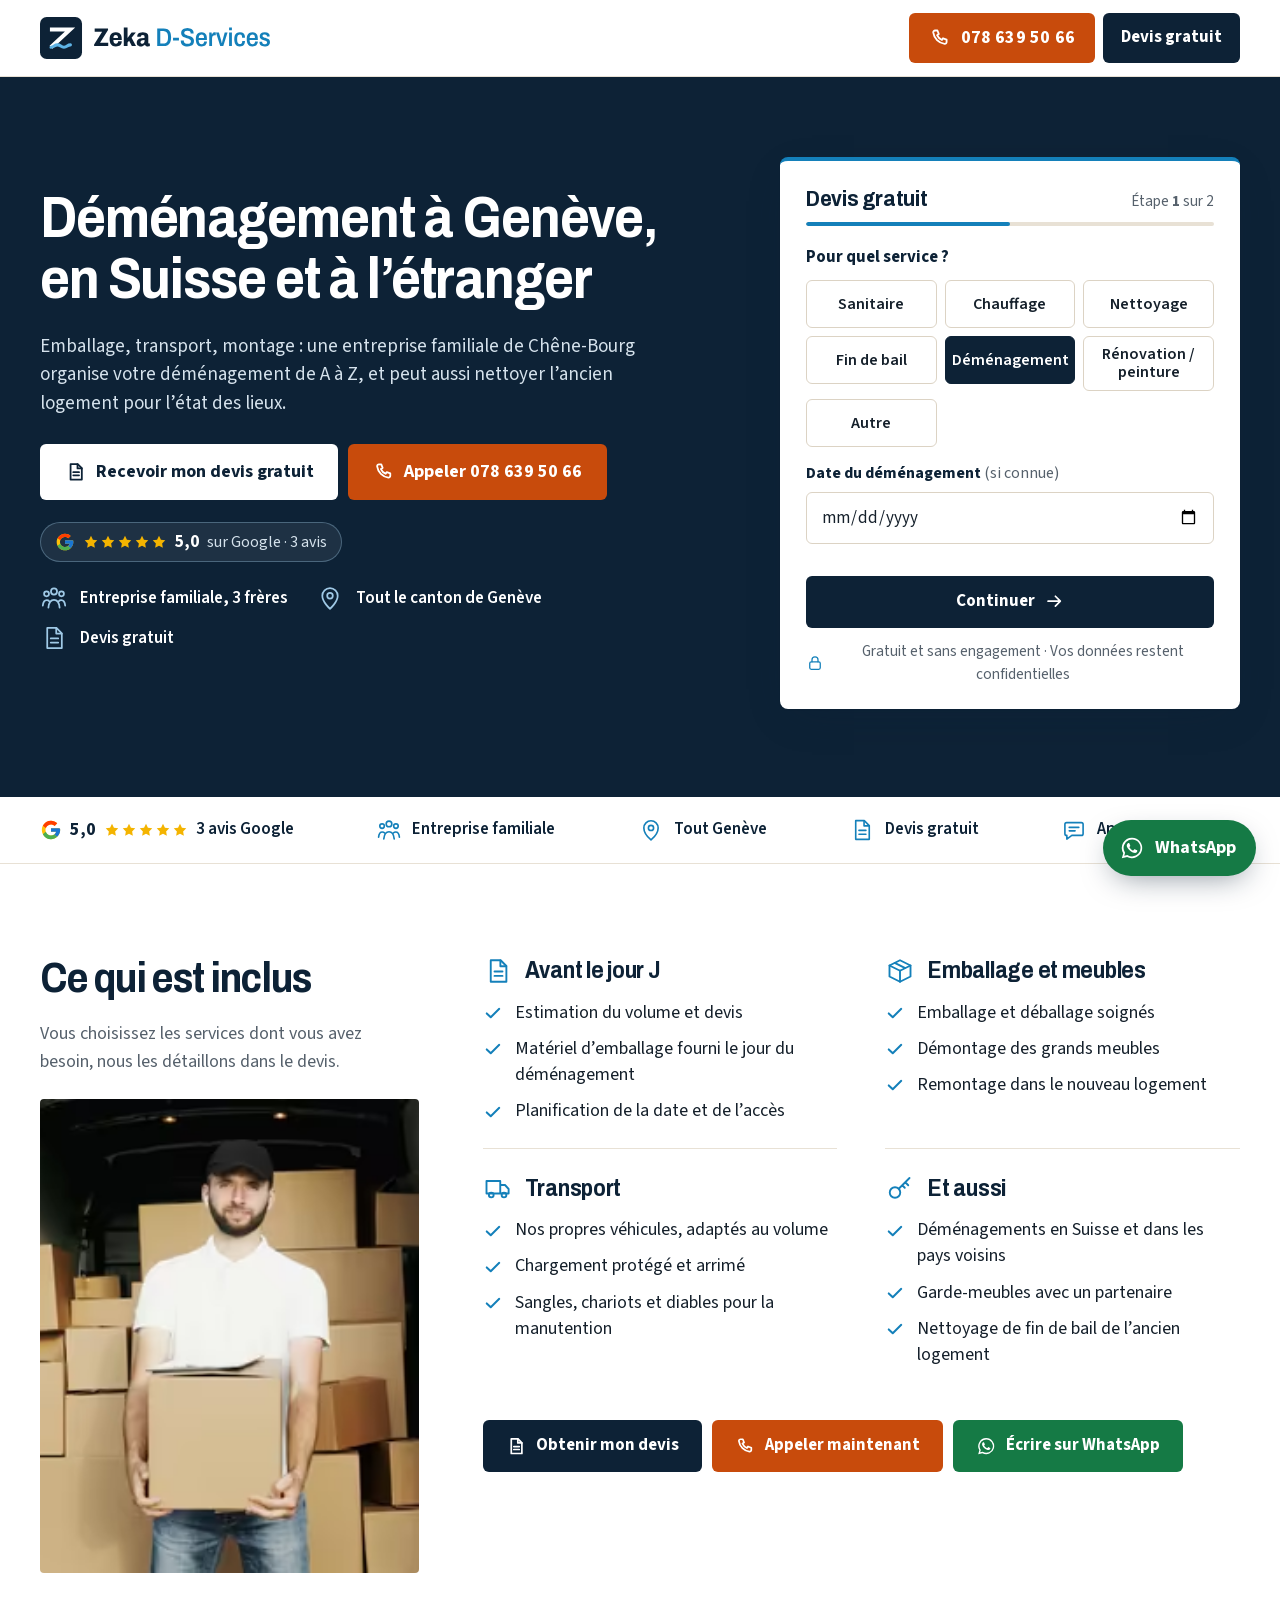
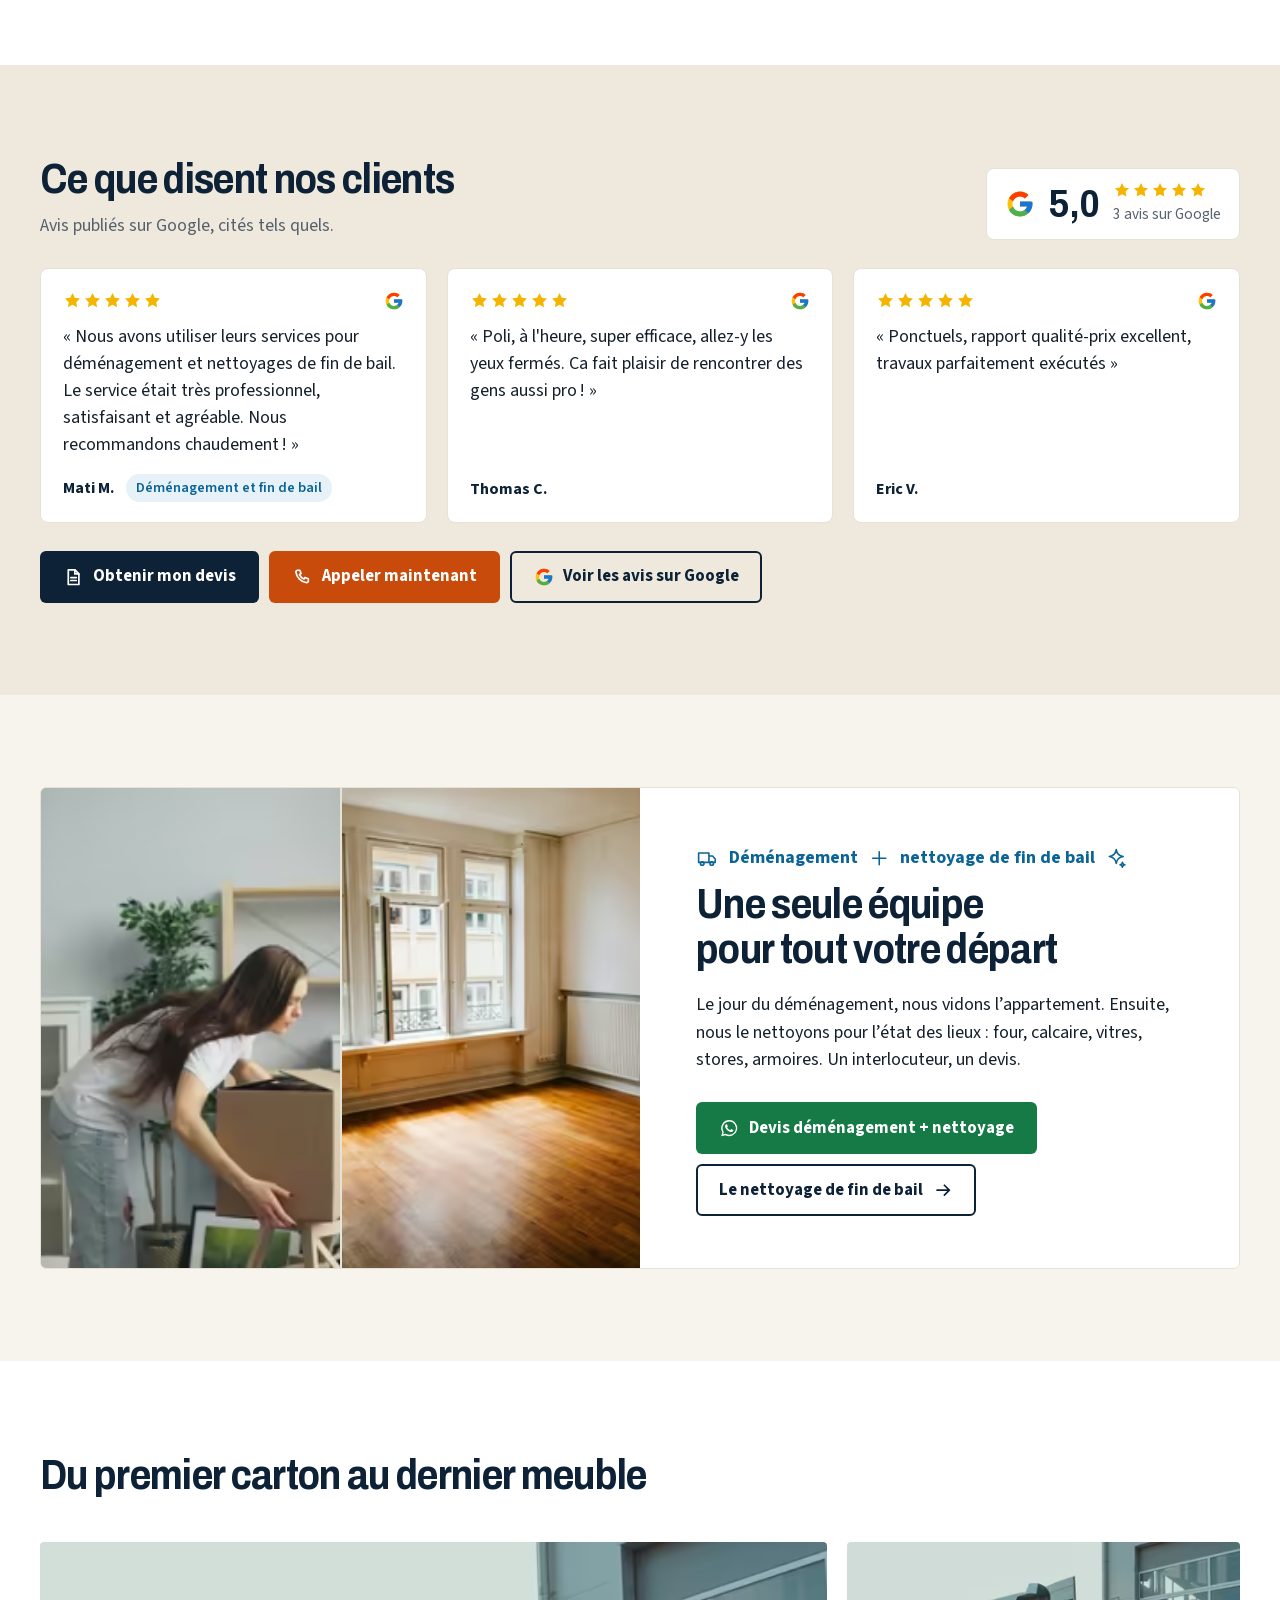
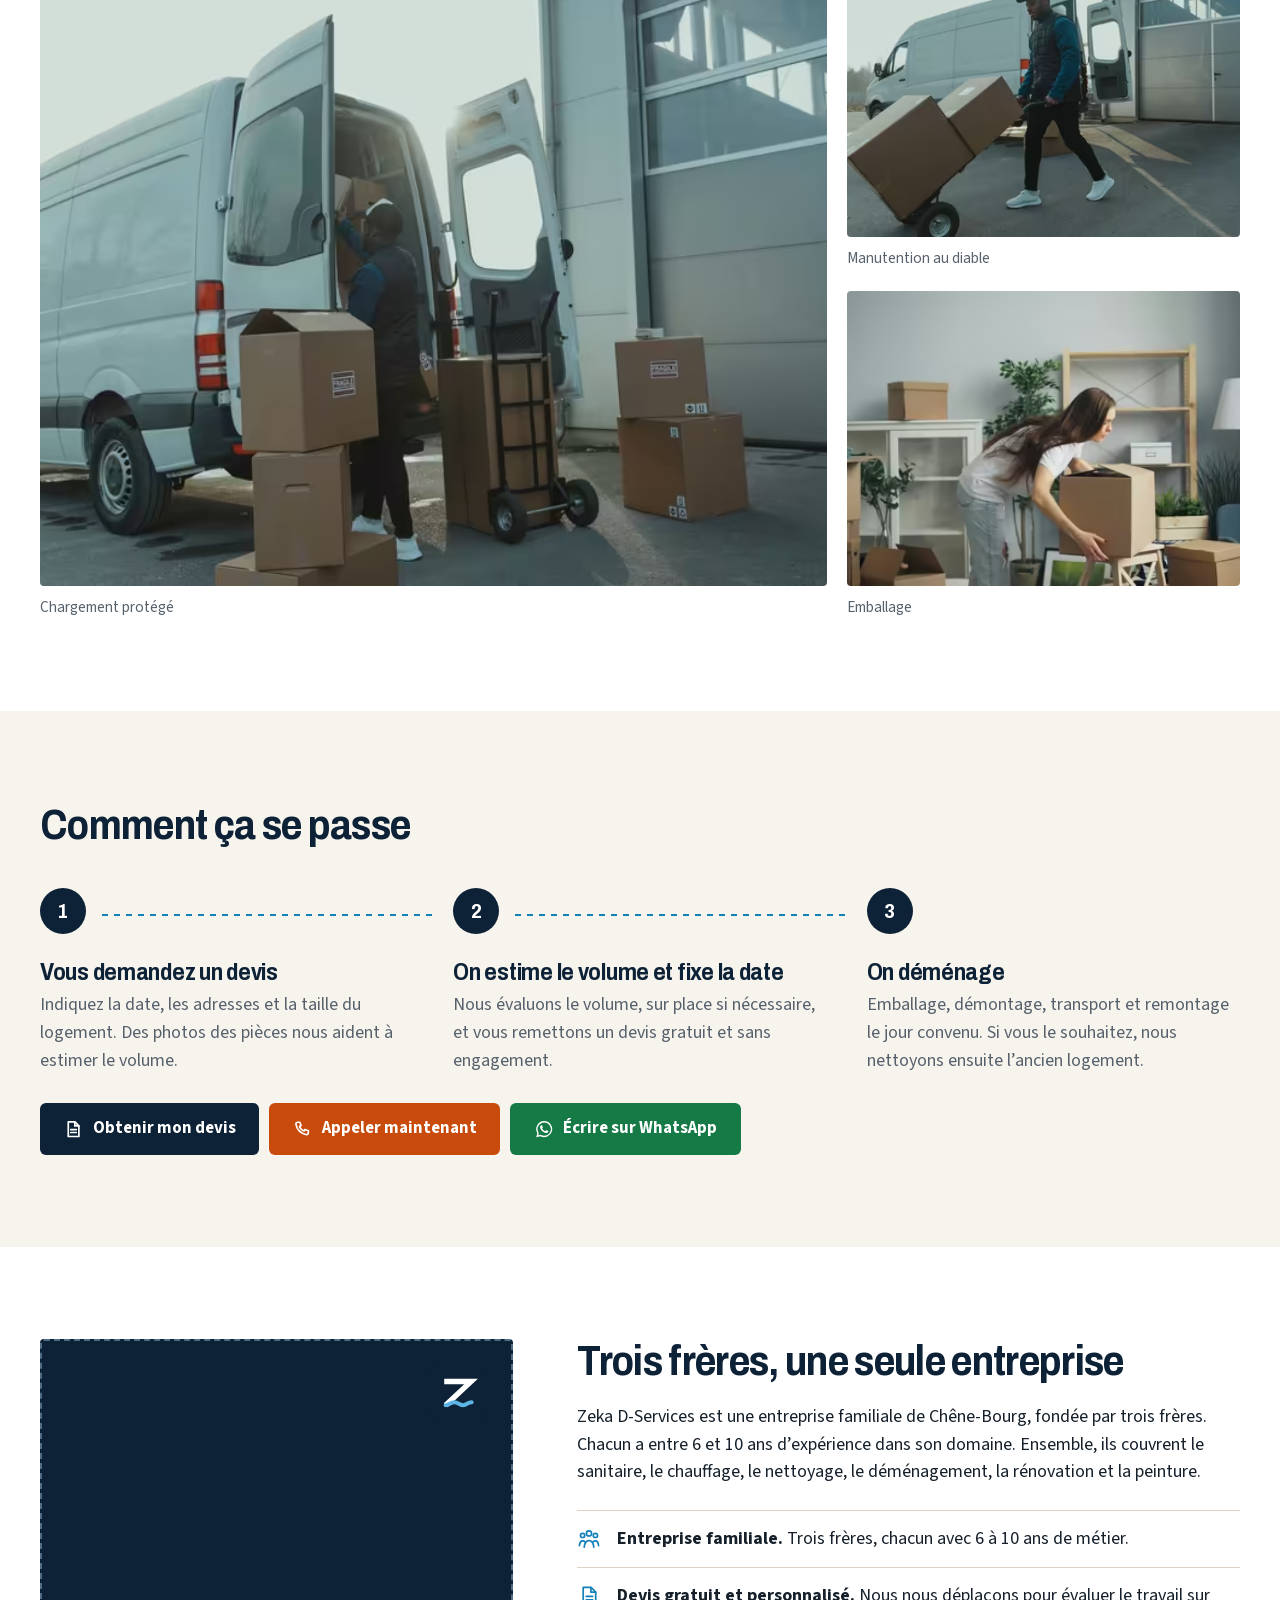
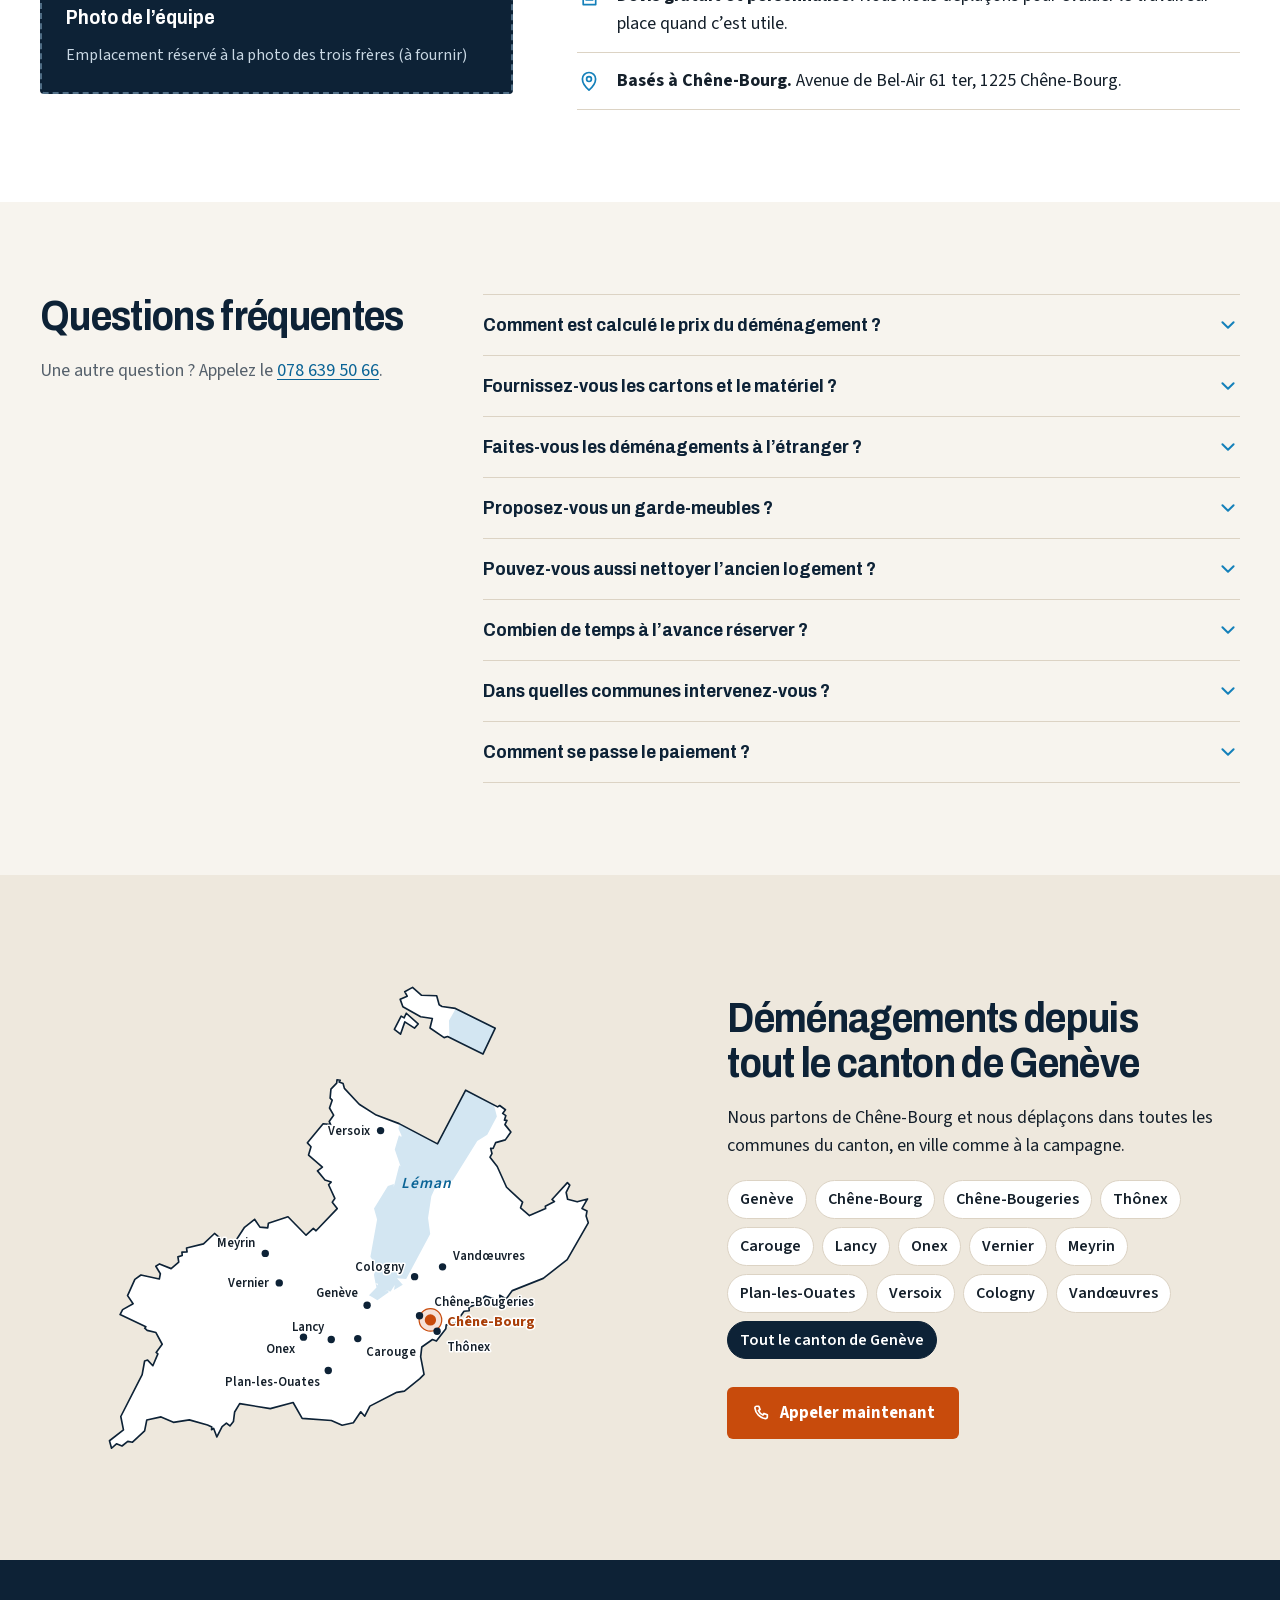
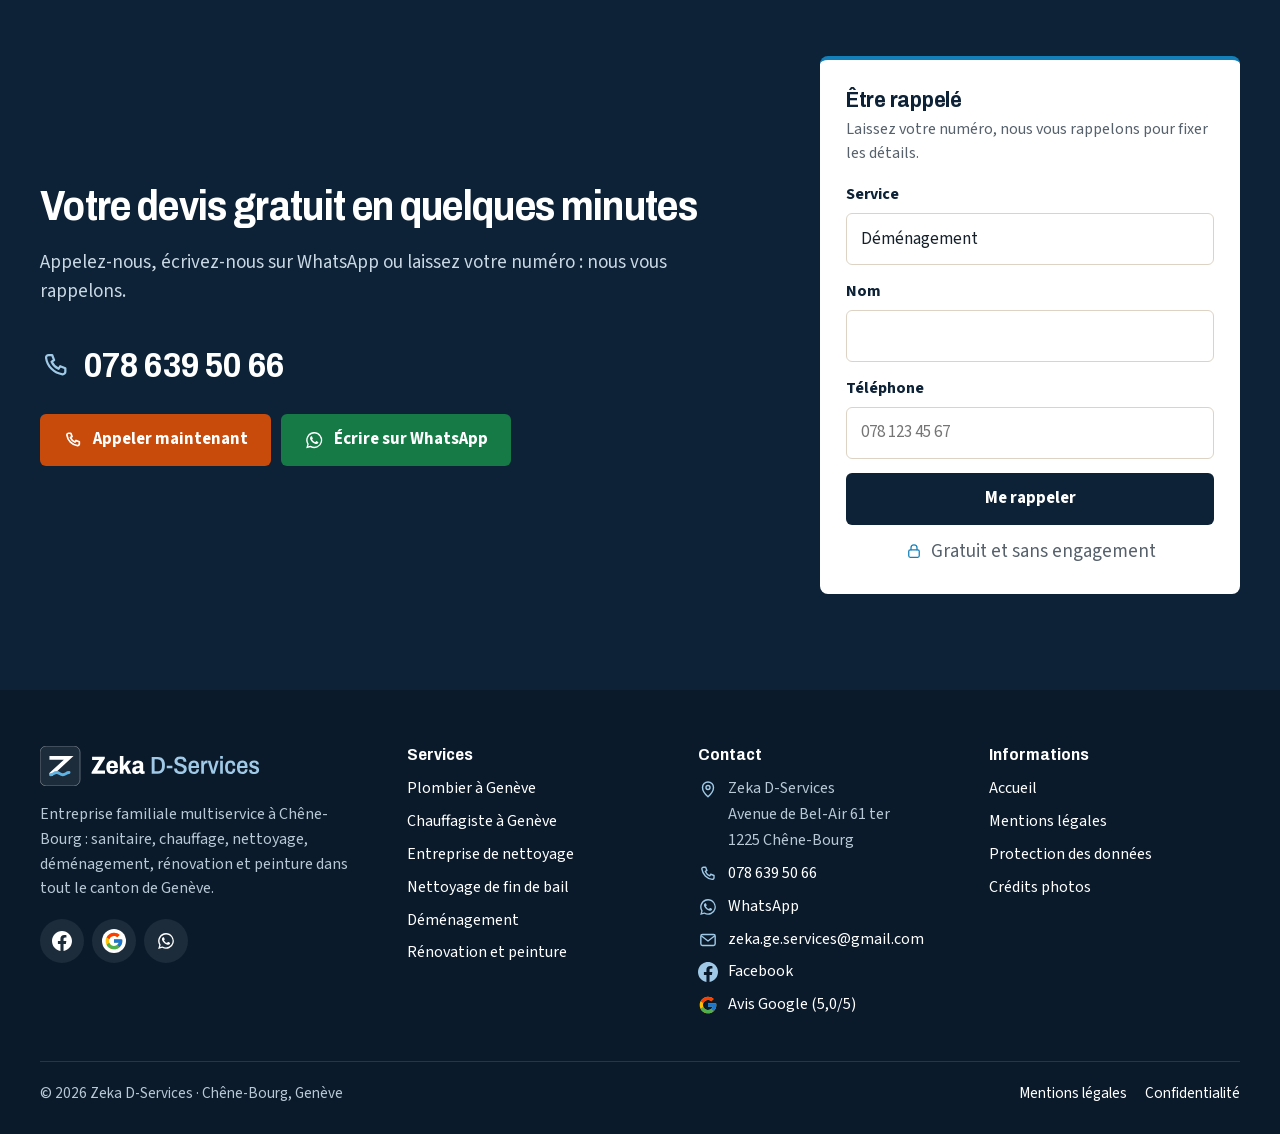
<file: demenagement-geneve/index.html>
<!doctype html>
<html lang="fr-CH" data-root="../" data-page="demenagement">
<head>
<meta charset="utf-8">
<meta name="viewport" content="width=device-width, initial-scale=1, viewport-fit=cover">
<title>Déménagement Genève · National et international · Devis gratuit · Zeka D-Services</title>
<meta name="description" content="Déménagement à Genève, en Suisse et à l’étranger : emballage, transport, démontage et remontage, garde-meubles. Offre déménagement + nettoyage de fin de bail. Devis gratuit.">
<link rel="canonical" href="https://welcometothenextlevel.github.io/zekadservices/demenagement-geneve/">
<meta property="og:type" content="website">
<meta property="og:locale" content="fr_CH">
<meta property="og:site_name" content="Zeka D-Services">
<meta property="og:title" content="Déménagement Genève · National et international · Devis gratuit · Zeka D-Services">
<meta property="og:description" content="Déménagement à Genève, en Suisse et à l’étranger : emballage, transport, démontage et remontage, garde-meubles. Offre déménagement + nettoyage de fin de bail. Devis gratuit.">
<meta property="og:url" content="https://welcometothenextlevel.github.io/zekadservices/demenagement-geneve/">
<meta property="og:image" content="https://welcometothenextlevel.github.io/zekadservices/img/og-share.jpg">
<meta property="og:image:width" content="1200">
<meta property="og:image:height" content="630">
<meta name="twitter:card" content="summary_large_image">
<meta name="theme-color" content="#0D2236">
<meta name="format-detection" content="telephone=no">
<link rel="icon" href="../favicon.svg" type="image/svg+xml">
<link rel="icon" href="../favicon.ico" sizes="32x32">
<link rel="apple-touch-icon" href="../apple-touch-icon.png">
<link rel="manifest" href="../site.webmanifest">
<link rel="preload" href="../fonts/archivo-latin.woff2" as="font" type="font/woff2" crossorigin>
<link rel="preload" href="../fonts/source-sans-3-latin.woff2" as="font" type="font/woff2" crossorigin>
<link rel="preload" as="image" type="image/avif" media="(min-width: 960px)" imagesrcset="../img/stock/demenagement-camionnette-480.avif 480w, ../img/stock/demenagement-camionnette-800.avif 800w, ../img/stock/demenagement-camionnette-1200.avif 1200w, ../img/stock/demenagement-camionnette-1600.avif 1600w" imagesizes="62vw" fetchpriority="high"><style>@font-face{font-family:"Archivo";src:url(../fonts/archivo-latin.woff2) format("woff2");font-weight:100 900;font-display:swap}@font-face{font-family:"Source Sans 3";src:url(../fonts/source-sans-3-latin.woff2) format("woff2");font-weight:200 900;font-display:swap}@font-face{font-family:"Archivo Fallback";src:local("Arial Bold"),local("Arial-BoldMT"),local("Arial");font-weight:700;size-adjust:87.96%;ascent-override:99.81%;descent-override:23.87%;line-gap-override:0%}@font-face{font-family:"Source Fallback";src:local("Arial"),local("ArialMT");font-weight:400;size-adjust:93.82%;ascent-override:109.15%;descent-override:42.64%;line-gap-override:0%}@font-face{font-family:"Source Fallback";src:local("Arial Bold"),local("Arial-BoldMT");font-weight:600 700;size-adjust:91%;ascent-override:112.5%;descent-override:44%;line-gap-override:0%}:root{--navy:#0D2236;--navy-2:#14304C;--navy-3:#0A1A2A;--blue:#1480BA;--blue-ink:#0B6496;--sky:#9FC9E6;--sky-2:#E6F1F8;--orange:#C84B0C;--orange-h:#A93E08;--wa:#157A45;--wa-h:#0F6036;--paper:#F7F4EE;--paper-2:#EEE8DD;--line:#DCD3C4;--line-2:#E8E1D5;--ink:#15202B;--muted:#56616C;--r:6px;--wrap:1200px;--hd:64px;--gut:16px;--ff-h:"Archivo","Archivo Fallback",Arial,sans-serif;--ff-b:"Source Sans 3","Source Fallback",Arial,sans-serif}@media (min-width:600px){:root{--gut:24px}}@media (min-width:960px){:root{--hd:76px;--gut:32px}}*,*::before,*::after{box-sizing:border-box}html{-webkit-text-size-adjust:100%;scroll-padding-top:calc(var(--hd) + 16px)}body{margin:0;font:400 1.125rem/1.55 var(--ff-b);color:var(--ink);background:var(--paper);overflow-x:hidden;-webkit-font-smoothing:antialiased;text-rendering:optimizeLegibility}img,svg,video{display:block;max-width:100%}img{height:auto}a{color:var(--blue-ink);text-underline-offset:.18em}button,input,select,textarea{font:inherit;color:inherit}h1,h2,h3,h4{font-family:var(--ff-h);font-weight:700;line-height:1.08;letter-spacing:-.012em;margin:0 0 .45em;color:var(--navy);text-wrap:balance}h1{font-size:clamp(2.05rem,1.35rem + 3.1vw,3.55rem);letter-spacing:-.02em}h2{font-size:clamp(1.7rem,1.25rem + 1.9vw,2.6rem);letter-spacing:-.016em}h3{font-size:clamp(1.22rem,1.1rem + .5vw,1.45rem)}p{margin:0 0 1em}ul,ol{margin:0;padding:0}.wrap{width:100%;max-width:calc(var(--wrap) + 2 * var(--gut));margin:0 auto;padding:0 var(--gut)}.sr{position:absolute!important;width:1px;height:1px;margin:-1px;overflow:hidden;clip:rect(0 0 0 0);white-space:nowrap;border:0}.skip{position:absolute;left:8px;top:-60px;z-index:100;background:var(--navy);color:#fff;padding:10px 16px;border-radius:var(--r)}.skip:focus{top:8px}:focus-visible{outline:3px solid var(--blue);outline-offset:3px}.ic{width:1.25em;height:1.25em;flex:none;fill:none;stroke:currentColor;stroke-width:1.7;stroke-linecap:round;stroke-linejoin:round}.btn{display:inline-flex;align-items:center;justify-content:center;gap:.55em;min-height:52px;padding:.7em 1.25em;border:2px solid transparent;border-radius:var(--r);font:700 1.0625rem/1.15 var(--ff-b);text-decoration:none;text-align:center;cursor:pointer;transition:background-color .15s,border-color .15s,color .15s}.btn .ic{width:1.2em;height:1.2em;stroke-width:2}.btn-call{background:var(--orange);color:#fff}.btn-call:hover{background:var(--orange-h)}.btn-quote{background:var(--navy);color:#fff}.btn-quote:hover{background:var(--navy-2)}.btn-wa{background:var(--wa);color:#fff}.btn-wa:hover{background:var(--wa-h)}.btn-line{background:transparent;color:var(--navy);border-color:var(--navy)}.btn-line:hover{background:var(--navy);color:#fff}.btn-light{background:#fff;color:var(--navy)}.btn-light:hover{background:var(--sky-2)}.btn-block{width:100%}.btn-lg{min-height:56px;font-size:1.125rem}.hd{position:sticky;top:0;z-index:60;background:#fff;border-bottom:1px solid var(--line-2)}.hd-in{display:flex;align-items:center;gap:12px;height:var(--hd)}.hd-logo{display:block;margin-right:auto;flex:none}.hd-logo img{width:auto;height:34px}.hd-nav{display:none}.hd-cta{display:flex;align-items:center;gap:8px}.hd .btn{min-height:44px;padding:.5em .95em;font-size:1rem}.hd .hd-phone{width:46px;height:46px;min-height:46px;padding:0;border-radius:50%}.hd-phone .ic{width:22px;height:22px}.hd-phone span,.hd-quote .l-long{display:none}@media (min-width:380px){.hd-logo img{height:38px}}@media (min-width:760px){.hd .hd-phone{width:auto;height:auto;border-radius:var(--r);padding:.5em 1.05em}.hd-phone span,.hd-quote .l-long{display:inline}.hd-quote .l-short{display:none}}@media (min-width:960px){.hd-logo img{height:42px}.hd .btn{min-height:50px;font-size:1.0625rem}.hd-phone .num{font-size:1.125rem;letter-spacing:.01em}}@media (min-width:1180px){.hd-nav{display:flex;gap:2px;margin-right:12px}.hd-nav a{padding:10px 11px;color:var(--ink);text-decoration:none;font-weight:600;font-size:1rem;border-radius:var(--r)}.hd-nav a:hover{background:var(--paper)}}.hero{position:relative;background:var(--navy);color:#fff;overflow:hidden;isolation:isolate}.hero-media{display:none}.hero-in{position:relative;display:grid;gap:0;padding-top:30px}.hero h1{color:#fff;margin-bottom:.4em}.hero-sub{font-size:1.1875rem;line-height:1.5;color:#D5E2EC;max-width:34em;margin-bottom:1.35em}.hero-ctas{display:grid;gap:10px;margin-bottom:22px}.hero-ctas .btn-quote{background:#fff;color:var(--navy)}.hero-ctas .btn-quote:hover{background:var(--sky-2)}.stars{display:inline-flex;gap:1px;color:#F4B400;line-height:0}.stars .ic{width:16px;height:16px;fill:currentColor;stroke:none}.gl{width:20px;height:20px;flex:none}.g-badge{display:inline-flex;flex-wrap:wrap;align-items:center;gap:6px 8px;margin:0 0 22px;padding:9px 14px;border-radius:999px;background:rgba(255,255,255,.07);border:1px solid rgba(159,201,230,.35);color:#fff;text-decoration:none;font-size:1rem;line-height:1.2}.g-badge:hover{background:rgba(255,255,255,.13)}.g-badge b{font-size:1.0625rem}.g-badge span:last-child{color:#D5E2EC}.trust3{list-style:none;display:grid;gap:10px;margin:0 0 26px}.trust3 li{white-space:nowrap}.trust3 li{display:flex;align-items:center;gap:12px;font-weight:600;font-size:1.0625rem;color:#fff}.trust3 .ic{width:28px;height:28px;color:var(--sky);stroke-width:1.5}.hero-form{margin:0 calc(-1 * var(--gut));padding:28px var(--gut) 36px;background:var(--paper);color:var(--ink)}@media (min-width:600px){.hero-ctas{grid-template-columns:auto auto;justify-content:start}.trust3{display:flex;flex-wrap:wrap;gap:12px 28px}}@media (min-width:960px){.hero-media{display:block;position:absolute;inset:0 0 0 auto;width:62%;z-index:-1}.hero-media picture,.hero-media img,.hero-media video{position:absolute;inset:0;width:100%;height:100%;object-fit:cover}.hero-media video{opacity:0;transition:opacity .6s}.hero-media video.on{opacity:1}.hero-media::after{content:"";position:absolute;inset:0;background:linear-gradient(90deg,var(--navy) 0%,rgba(13,34,54,.9) 22%,rgba(13,34,54,.45) 60%,rgba(13,34,54,.55) 100%)}.hero-in{grid-template-columns:minmax(0,1fr) 440px;gap:56px;align-items:center;padding-top:64px;padding-bottom:72px;min-height:min(720px,calc(100vh - var(--hd)))}.hero-copy{max-width:620px}.hero-form{margin:0;padding:0;background:none}}@media (min-width:1280px){.hero-in{grid-template-columns:minmax(0,1fr) 460px;gap:80px}}@media (min-width:960px) and (max-width:1199px){.hero-ctas{grid-template-columns:1fr;max-width:400px}}.hero-ctas .btn{white-space:nowrap}.pb{margin:0 0 26px}.pb-q{font-family:var(--ff-h);font-weight:700;font-size:1.125rem;margin:0 0 10px;color:#fff}.pb-list{display:flex;flex-wrap:wrap;gap:8px}.pb-chip{min-height:44px;padding:8px 14px;border:1.5px solid rgba(159,201,230,.55);border-radius:999px;background:rgba(255,255,255,.04);color:#fff;font-weight:600;font-size:1rem;cursor:pointer;display:inline-flex;align-items:center;gap:8px}.pb-chip:hover,.pb-chip[aria-pressed="true"]{background:#fff;color:var(--navy);border-color:#fff}.pb-chip .ic{width:18px;height:18px;color:var(--sky)}.pb-chip:hover .ic,.pb-chip[aria-pressed="true"] .ic{color:var(--blue)}.pb-panel{margin-top:12px;padding:16px;border-radius:var(--r);background:var(--navy-2);border:1px solid rgba(159,201,230,.3)}.pb-panel p{margin:0 0 12px;color:#E4EDF4}.pb-panel .btns{display:flex;flex-wrap:wrap;gap:8px}.pb-panel .btn{min-height:48px}.qf{background:#fff;color:var(--ink);border-radius:8px;box-shadow:0 1px 2px rgba(13,34,54,.06),0 12px 40px -12px rgba(13,34,54,.28);padding:22px 18px 20px;border-top:4px solid var(--blue)}.qf-head{display:flex;flex-wrap:wrap;align-items:baseline;justify-content:space-between;gap:4px 12px;margin-bottom:6px}.qf-title{font-family:var(--ff-h);font-weight:700;font-size:1.4rem;color:var(--navy);margin:0}.qf-steplabel{margin:0;font-size:.95rem;color:var(--muted)}.qf-bar{height:4px;background:var(--line-2);border-radius:4px;margin:8px 0 18px;overflow:hidden}.qf-bar span{display:block;height:100%;width:50%;background:var(--blue);border-radius:4px;transition:width .25s}.qf[data-step="2"] .qf-bar span{width:100%}.qf fieldset{border:0;margin:0;padding:0;min-width:0}.qf legend{font-weight:700;font-size:1.0625rem;margin:0 0 10px;padding:0;color:var(--navy)}.qf-sub{font-weight:700;font-size:1rem;margin:16px 0 8px;color:var(--navy)}.chips{display:grid;grid-template-columns:repeat(2,minmax(0,1fr));gap:8px}.chips--rooms{grid-template-columns:repeat(4,minmax(0,1fr))}.chips--yn{grid-template-columns:repeat(2,minmax(0,1fr))}.chip{position:relative;display:block}.chip input{position:absolute;opacity:0;inset:0;width:100%;height:100%;margin:0;cursor:pointer}.chip span{display:flex;align-items:center;justify-content:center;min-height:48px;padding:8px 10px;border:1.5px solid var(--line);border-radius:var(--r);background:#fff;font-weight:600;font-size:1rem;line-height:1.15;text-align:center;transition:border-color .12s,background-color .12s}.chip input:hover+span{border-color:var(--blue)}.chip input:checked+span{border-color:var(--navy);background:var(--navy);color:#fff}.chip input:focus-visible+span{outline:3px solid var(--blue);outline-offset:2px}.field{margin:0 0 14px}.field label{display:block;font-weight:700;font-size:1rem;margin:0 0 6px;color:var(--navy)}.field .opt{font-weight:400;color:var(--muted)}.field input,.field textarea,.field select{display:block;width:100%;min-height:52px;padding:12px 14px;border:1.5px solid var(--line);border-radius:var(--r);background:#fff;font-size:1.0625rem;line-height:1.3;appearance:none}.field textarea{min-height:96px;resize:vertical}.field input:focus,.field textarea:focus,.field select:focus{outline:none;border-color:var(--blue);box-shadow:0 0 0 3px rgba(20,128,186,.22)}.field [aria-invalid="true"]{border-color:#B42318}.err{display:block;margin-top:6px;font-size:.95rem;font-weight:600;color:#B42318}.err:empty{display:none}.qf-photo{display:flex;gap:10px;align-items:flex-start;margin:4px 0 16px;padding:12px 14px;border-radius:var(--r);background:#EDF6F0;font-size:1rem;line-height:1.4}.qf-photo .ic{color:var(--wa);width:22px;height:22px;margin-top:1px}.qf-photo a{color:var(--wa-h);font-weight:700}.qf-actions{display:flex;gap:10px;align-items:stretch}.qf-actions .btn-quote{flex:1}.qf-back{min-height:52px;padding:0 14px;border:1.5px solid var(--line);border-radius:var(--r);background:#fff;font-weight:600;cursor:pointer}.qf-back:hover{border-color:var(--navy)}.qf-reassure{display:flex;align-items:center;justify-content:center;gap:8px;margin:12px 0 0;font-size:.95rem;color:var(--muted);text-align:center}.qf-reassure .ic{width:18px;height:18px;color:var(--blue)}.qf-status{margin:10px 0 0;font-weight:600}.qf-status:empty{display:none}.qf-status.is-err{color:#B42318}.hp{position:absolute!important;left:-9999px;width:1px;height:1px;overflow:hidden}.qf [hidden]{display:none!important}@media (min-width:600px){.chips{grid-template-columns:repeat(3,minmax(0,1fr))}}@media (min-width:960px){.qf{padding:26px 26px 22px}.chips{grid-template-columns:repeat(2,minmax(0,1fr))}}@media (min-width:1280px){.chips{grid-template-columns:repeat(3,minmax(0,1fr))}.chips .chip--wide{grid-column:span 1}}.nw{white-space:nowrap}</style>
<link rel="stylesheet" href="../css/site.css?v=4" media="print" onload="this.media='all'">
<noscript><link rel="stylesheet" href="../css/site.css?v=4"></noscript>
<script type="application/ld+json">{"@context":"https://schema.org","@graph":[{"@type":["MovingCompany"],"@id":"https://welcometothenextlevel.github.io/zekadservices/#entreprise","name":"Zeka D-Services","description":"Entreprise familiale multiservice à Chêne-Bourg (Genève) : sanitaire, chauffage, nettoyage, fin de bail, déménagement, rénovation et peinture.","url":"https://welcometothenextlevel.github.io/zekadservices/","logo":"https://welcometothenextlevel.github.io/zekadservices/img/brand/logo.png","image":"https://welcometothenextlevel.github.io/zekadservices/img/og-share.jpg","telephone":"+41 78 639 50 66","currenciesAccepted":"CHF","address":{"@type":"PostalAddress","streetAddress":"Avenue de Bel-Air 61 ter","postalCode":"1225","addressLocality":"Chêne-Bourg","addressRegion":"GE","addressCountry":"CH"},"geo":{"@type":"GeoCoordinates","latitude":46.20198,"longitude":6.20005},"sameAs":["https://www.facebook.com/profile.php?id=61575238847470","https://maps.google.com/?cid=4459338747840241714"],"areaServed":[{"@type":"AdministrativeArea","name":"Canton de Genève"},{"@type":"City","name":"Genève"},{"@type":"City","name":"Chêne-Bourg"},{"@type":"City","name":"Chêne-Bougeries"},{"@type":"City","name":"Thônex"},{"@type":"City","name":"Carouge"},{"@type":"City","name":"Lancy"},{"@type":"City","name":"Onex"},{"@type":"City","name":"Vernier"},{"@type":"City","name":"Meyrin"},{"@type":"City","name":"Plan-les-Ouates"},{"@type":"City","name":"Versoix"},{"@type":"City","name":"Cologny"},{"@type":"City","name":"Vandœuvres"}]},{"@type":"Service","name":"Déménagement à Genève, national et international","serviceType":"Déménagement","url":"https://welcometothenextlevel.github.io/zekadservices/demenagement-geneve/","provider":{"@id":"https://welcometothenextlevel.github.io/zekadservices/#entreprise"},"areaServed":{"@type":"AdministrativeArea","name":"Canton de Genève"},"offers":{"@type":"Offer","description":"Devis gratuit et sans engagement","priceCurrency":"CHF"}},{"@type":"BreadcrumbList","itemListElement":[{"@type":"ListItem","position":1,"name":"Accueil","item":"https://welcometothenextlevel.github.io/zekadservices/"},{"@type":"ListItem","position":2,"name":"Déménagement à Genève","item":"https://welcometothenextlevel.github.io/zekadservices/demenagement-geneve/"}]},{"@type":"FAQPage","mainEntity":[{"@type":"Question","name":"Comment est calculé le prix du déménagement ?","acceptedAnswer":{"@type":"Answer","text":"Nous établissons le devis selon la surface et le volume à déménager, la distance et les services choisis. Le devis est gratuit et sans engagement."}},{"@type":"Question","name":"Fournissez-vous les cartons et le matériel ?","acceptedAnswer":{"@type":"Answer","text":"Nous mettons à disposition le matériel nécessaire à l’emballage le jour du déménagement. Pour des cartons à l’avance, précisez-le dans votre demande."}},{"@type":"Question","name":"Faites-vous les déménagements à l’étranger ?","acceptedAnswer":{"@type":"Answer","text":"Oui. Nous déménageons partout en Suisse et dans les pays voisins."}},{"@type":"Question","name":"Proposez-vous un garde-meubles ?","acceptedAnswer":{"@type":"Answer","text":"Oui, en collaboration avec un espace de stockage partenaire, si vous avez besoin d’entreposer vos meubles entre deux logements."}},{"@type":"Question","name":"Pouvez-vous aussi nettoyer l’ancien logement ?","acceptedAnswer":{"@type":"Answer","text":"Oui. C’est notre offre déménagement + nettoyage de fin de bail : une seule équipe, des dates coordonnées et un seul devis."}},{"@type":"Question","name":"Combien de temps à l’avance réserver ?","acceptedAnswer":{"@type":"Answer","text":"Le plus tôt possible, surtout pour les fins de mois, qui sont très demandées. Indiquez la date souhaitée dans votre demande."}},{"@type":"Question","name":"Dans quelles communes intervenez-vous ?","acceptedAnswer":{"@type":"Answer","text":"Nous déménageons depuis et vers toutes les communes du canton de Genève, notamment à Genève, Chêne-Bourg, Chêne-Bougeries, Thônex, Carouge, Lancy, Onex, Vernier, Meyrin, Plan-les-Ouates, Versoix, Cologny et Vandœuvres."}},{"@type":"Question","name":"Comment se passe le paiement ?","acceptedAnswer":{"@type":"Answer","text":"Les modalités de paiement sont précisées dans votre devis. Posez-nous la question au moment du devis si vous avez une préférence."}}]}]}</script>
</head>
<body data-service="demenagement">
<svg width="0" height="0" style="position:absolute" aria-hidden="true" focusable="false"><defs>
<symbol id="i-phone" viewBox="0 0 24 24"><path d="M6.6 3.8h2.6l1.5 3.9-1.9 1.2a10.6 10.6 0 0 0 5.3 5.3l1.2-1.9 3.9 1.5v2.6a2 2 0 0 1-2.1 2A14.6 14.6 0 0 1 4.6 5.9a2 2 0 0 1 2-2.1z"/></symbol>
<symbol id="i-wa" viewBox="0 0 24 24"><path stroke="none" fill="currentColor" d="M12.04 2.5a9.43 9.43 0 0 0-8.1 14.24L2.6 21.5l4.88-1.28a9.43 9.43 0 1 0 4.56-17.72zm0 17.26a7.8 7.8 0 0 1-3.98-1.09l-.29-.17-2.9.76.78-2.83-.19-.3a7.82 7.82 0 1 1 6.58 3.63zm4.29-5.86c-.24-.12-1.4-.69-1.61-.77-.22-.08-.38-.12-.54.12-.16.24-.62.77-.76.93-.14.16-.28.18-.52.06-.24-.12-1-.37-1.91-1.18-.7-.63-1.18-1.41-1.32-1.65-.14-.24-.01-.37.1-.49.11-.11.24-.28.36-.42.12-.14.16-.24.24-.4.08-.16.04-.3-.02-.42-.06-.12-.54-1.3-.74-1.78-.2-.47-.4-.4-.54-.41h-.46a.89.89 0 0 0-.64.3 2.7 2.7 0 0 0-.84 2c0 1.18.86 2.32.98 2.48.12.16 1.69 2.58 4.1 3.62.57.25 1.02.4 1.37.51.58.18 1.1.16 1.52.1.46-.07 1.4-.57 1.6-1.13.2-.55.2-1.03.14-1.13-.06-.1-.22-.16-.46-.28z"/></symbol>
<symbol id="i-family" viewBox="0 0 24 24"><circle cx="12" cy="6.4" r="2.6"/><circle cx="5.6" cy="8.4" r="2.1"/><circle cx="18.4" cy="8.4" r="2.1"/><path d="M7.2 20.2c.4-4.1 2.2-6.6 4.8-6.6s4.4 2.5 4.8 6.6"/><path d="M2.4 18.6c.3-3 1.6-4.7 3.4-4.7.9 0 1.6.3 2.2.9M21.6 18.6c-.3-3-1.6-4.7-3.4-4.7-.9 0-1.6.3-2.2.9"/></symbol>
<symbol id="i-pin" viewBox="0 0 24 24"><path d="M12 21.2s-6.6-5.7-6.6-11.1a6.6 6.6 0 0 1 13.2 0c0 5.4-6.6 11.1-6.6 11.1z"/><circle cx="12" cy="10.1" r="2.4"/></symbol>
<symbol id="i-doc" viewBox="0 0 24 24"><path d="M6.2 3.4h7.9l4.6 4.6v12.6H6.2z"/><path d="M13.9 3.5v4.7h4.7M9.2 12.4h6.4M9.2 15.9h6.4"/></symbol>
<symbol id="i-chat" viewBox="0 0 24 24"><path d="M5.2 5.2h13.6a1.6 1.6 0 0 1 1.6 1.6v8.6a1.6 1.6 0 0 1-1.6 1.6H10l-4.6 3.4V17H5.2a1.6 1.6 0 0 1-1.6-1.6V6.8a1.6 1.6 0 0 1 1.6-1.6z"/><path d="M7.6 9.6h8.8M7.6 12.8h5.4"/></symbol>
<symbol id="i-check" viewBox="0 0 24 24"><path d="M4.8 12.6l4.4 4.3L19.2 7"/></symbol>
<symbol id="i-arrow" viewBox="0 0 24 24"><path d="M4.8 12h14.2M13.4 6.2l5.8 5.8-5.8 5.8"/></symbol>
<symbol id="i-chev" viewBox="0 0 24 24"><path d="M6.4 9.2l5.6 5.6 5.6-5.6"/></symbol>
<symbol id="i-mail" viewBox="0 0 24 24"><rect x="3.4" y="5.4" width="17.2" height="13.2" rx="2"/><path d="M4.2 7.2l7.8 6 7.8-6"/></symbol>
<symbol id="i-drop" viewBox="0 0 24 24"><path d="M12 3.4s6.2 6.5 6.2 10.8a6.2 6.2 0 0 1-12.4 0C5.8 9.9 12 3.4 12 3.4z"/><path d="M9.2 14.6a2.9 2.9 0 0 0 2.6 2.6"/></symbol>
<symbol id="i-flame" viewBox="0 0 24 24"><path d="M12 21c-3.8 0-6.6-2.7-6.6-6.3 0-4.4 4.2-6.5 4.8-11.2 2.9 1.9 4.5 4.6 4.5 7.4.9-.5 1.6-1.6 1.8-2.9 1.4 1.5 2.1 3.5 2.1 5.4 0 4.1-2.8 7.6-6.6 7.6z"/><path d="M12 21c-1.7 0-2.9-1.2-2.9-2.9 0-1.9 1.7-2.9 2.3-4.8 1.6 1 2.9 2.6 2.9 4.5 0 1.9-.8 3.2-2.3 3.2z"/></symbol>
<symbol id="i-radiator" viewBox="0 0 24 24"><rect x="3.6" y="5.2" width="3.4" height="13" rx="1.7"/><rect x="8.6" y="5.2" width="3.4" height="13" rx="1.7"/><rect x="13.6" y="5.2" width="3.4" height="13" rx="1.7"/><path d="M17 9h3.4M5.2 18.2v1.6M15.4 18.2v1.6"/></symbol>
<symbol id="i-boiler" viewBox="0 0 24 24"><rect x="6.2" y="2.8" width="11.6" height="14.4" rx="2"/><circle cx="12" cy="11" r="2.2"/><path d="M9.2 6.2h5.6M9.6 17.2v3.6M14.4 17.2v3.6"/></symbol>
<symbol id="i-wrench" viewBox="0 0 24 24"><path d="M14.6 6.3a1 1 0 0 0 0 1.4l1.7 1.7a1 1 0 0 0 1.4 0l3.4-3.4a5.9 5.9 0 0 1-7.8 7.8l-6.9 6.9a2.1 2.1 0 0 1-3-3l6.9-6.9a5.9 5.9 0 0 1 7.8-7.8z"/></symbol>
<symbol id="i-shower" viewBox="0 0 24 24"><path d="M5 21V7.6a4 4 0 0 1 7.6-1.8"/><path d="M10.2 8.8a4.4 4.4 0 0 1 7.2 0z"/><path d="M11.4 12.2l-.6 1.4M13.8 12.2v1.6M16.2 12.2l.6 1.4M11 16.4l-.6 1.4M14 16.4v1.6M17 16.4l.6 1.4"/></symbol>
<symbol id="i-spark" viewBox="0 0 24 24"><path d="M12 2.8c.7 4.8 2.6 6.7 7.4 7.4-4.8.7-6.7 2.6-7.4 7.4-.7-4.8-2.6-6.7-7.4-7.4 4.8-.7 6.7-2.6 7.4-7.4z"/><path d="M18.6 16.4c.3 1.7 1 2.4 2.6 2.6-1.7.3-2.4 1-2.6 2.6-.3-1.7-1-2.4-2.6-2.6 1.7-.2 2.4-.9 2.6-2.6z"/></symbol>
<symbol id="i-kitchen" viewBox="0 0 24 24"><rect x="4" y="3.4" width="16" height="17.2" rx="1.6"/><path d="M4 8.2h16M7.6 5.8h.01M10.6 5.8h.01"/><rect x="7" y="11.2" width="10" height="6.2" rx="1"/></symbol>
<symbol id="i-bath" viewBox="0 0 24 24"><path d="M3.4 12.4h17.2v2.4a4.2 4.2 0 0 1-4.2 4.2H7.6a4.2 4.2 0 0 1-4.2-4.2z"/><path d="M6 12.4V6.2a2.2 2.2 0 0 1 4.1-1.1M7 19l-.9 1.8M17 19l.9 1.8"/></symbol>
<symbol id="i-window" viewBox="0 0 24 24"><rect x="4.2" y="3.6" width="15.6" height="16.8" rx="1.4"/><path d="M12 3.6v16.8M4.2 12h15.6"/></symbol>
<symbol id="i-home" viewBox="0 0 24 24"><path d="M3.8 11.2L12 4.6l8.2 6.6M6.2 9.4v10.4h11.6V9.4M10 19.8v-5h4v5"/></symbol>
<symbol id="i-building" viewBox="0 0 24 24"><path d="M5 20.4V4.6h9.4v15.8M14.4 9.4H19v11M3.4 20.4h17.2"/><path d="M8 8h3.4M8 11.4h3.4M8 14.8h3.4"/></symbol>
<symbol id="i-truck" viewBox="0 0 24 24"><path d="M2.8 6.4h11v10H2.8zM13.8 9.6h3.8l2.9 3.2v3.6h-6.7"/><circle cx="6.6" cy="17.6" r="1.9"/><circle cx="16.8" cy="17.6" r="1.9"/></symbol>
<symbol id="i-box" viewBox="0 0 24 24"><path d="M3.6 7.6L12 3.4l8.4 4.2v8.8L12 20.6l-8.4-4.2z"/><path d="M3.6 7.6L12 11.8l8.4-4.2M12 11.8v8.8M7.8 5.5l8.4 4.2"/></symbol>
<symbol id="i-roller" viewBox="0 0 24 24"><rect x="3.6" y="3.4" width="13.2" height="5.2" rx="1.2"/><path d="M16.8 6h2.8v4.8H11.2v3.2"/><rect x="9.8" y="14" width="2.8" height="6.8" rx="1"/></symbol>
<symbol id="i-key" viewBox="0 0 24 24"><circle cx="8" cy="15.6" r="4.2"/><path d="M11 12.6l8.6-8.6M16.2 7.4l2.4 2.4M13.8 9.8l2 2"/></symbol>
<symbol id="i-cal" viewBox="0 0 24 24"><rect x="3.8" y="5.4" width="16.4" height="14.8" rx="2"/><path d="M3.8 10h16.4M8.4 3.4v4M15.6 3.4v4"/></symbol>
<symbol id="i-camera" viewBox="0 0 24 24"><rect x="3.4" y="7" width="17.2" height="12.4" rx="2"/><circle cx="12" cy="13.2" r="3.4"/><path d="M8.6 7l1.6-2.6h3.6L15.4 7"/></symbol>
<symbol id="i-lock" viewBox="0 0 24 24"><rect x="5" y="10.4" width="14" height="10" rx="2"/><path d="M8 10.4V7.8a4 4 0 0 1 8 0v2.6"/></symbol>
<symbol id="i-plus" viewBox="0 0 24 24"><path d="M12 5v14M5 12h14"/></symbol>
<symbol id="i-back" viewBox="0 0 24 24"><path d="M19.2 12H5M10.6 6.2L4.8 12l5.8 5.8"/></symbol>
<symbol id="i-star" viewBox="0 0 24 24"><path stroke="none" fill="currentColor" d="M12 2.6l2.9 6 6.5.9-4.7 4.6 1.1 6.5L12 17.5l-5.8 3.1 1.1-6.5-4.7-4.6 6.5-.9z"/></symbol>
<symbol id="i-fb" viewBox="0 0 24 24"><path stroke="none" fill="currentColor" d="M24 12.07C24 5.41 18.63 0 12 0S0 5.41 0 12.07C0 18.1 4.39 23.1 10.13 24v-8.44H7.08v-3.49h3.04V9.41c0-3.02 1.79-4.69 4.53-4.69 1.31 0 2.68.24 2.68.24v2.97h-1.51c-1.49 0-1.96.93-1.96 1.89v2.25h3.33l-.53 3.49h-2.8V24C19.61 23.1 24 18.1 24 12.07z"/></symbol>
<symbol id="i-g" viewBox="0 0 48 48"><path stroke="none" fill="#FFC107" d="M43.6 20.5H42V20H24v8h11.3C33.7 32.7 29.2 36 24 36c-6.6 0-12-5.4-12-12s5.4-12 12-12c3.1 0 5.8 1.2 7.9 3.1l5.7-5.7C34 6.1 29.3 4 24 4 13 4 4 13 4 24s9 20 20 20 20-9 20-20c0-1.3-.1-2.4-.4-3.5z"/><path stroke="none" fill="#FF3D00" d="M6.3 14.7l6.6 4.8C14.7 15.1 19 12 24 12c3.1 0 5.8 1.2 7.9 3.1l5.7-5.7C34 6.1 29.3 4 24 4 16.3 4 9.7 8.3 6.3 14.7z"/><path stroke="none" fill="#4CAF50" d="M24 44c5.2 0 9.9-2 13.4-5.2l-6.2-5.2A11.9 11.9 0 0 1 24 36c-5.2 0-9.6-3.3-11.3-8l-6.5 5C9.5 39.6 16.2 44 24 44z"/><path stroke="none" fill="#1976D2" d="M43.6 20.5H42V20H24v8h11.3a12 12 0 0 1-4.1 5.6l6.2 5.2C37 39.2 44 34 44 24c0-1.3-.1-2.4-.4-3.5z"/></symbol>
</defs></svg>
<a class="skip" href="#main">Aller au contenu</a>
<header class="hd" data-service="demenagement"><div class="wrap hd-in">
<a class="hd-logo" href="../"><img src="../img/brand/logo.svg" width="244" height="44" alt="Zeka D-Services, accueil"></a>
<div class="hd-cta">
<a class="btn btn-call hd-phone" href="tel:+41786395066" data-service="demenagement" data-loc="header" aria-label="Appeler le 078 639 50 66"><svg class="ic" aria-hidden="true"><use href="#i-phone"></use></svg><span class="num" data-phone>078 639 50 66</span></a>
<a class="btn btn-quote hd-quote" href="#devis" data-service="demenagement" data-loc="header"><span class="l-long">Devis gratuit</span><span class="l-short">Devis</span></a>
</div></div></header>
<main id="main">
<section class="hero" data-service="demenagement"><div class="hero-media" aria-hidden="true"><picture><source media="(min-width: 960px)" type="image/avif" srcset="../img/stock/demenagement-camionnette-480.avif 480w, ../img/stock/demenagement-camionnette-800.avif 800w, ../img/stock/demenagement-camionnette-1200.avif 1200w, ../img/stock/demenagement-camionnette-1600.avif 1600w" sizes="62vw"><source media="(min-width: 960px)" type="image/webp" srcset="../img/stock/demenagement-camionnette-480.webp 480w, ../img/stock/demenagement-camionnette-800.webp 800w, ../img/stock/demenagement-camionnette-1200.webp 1200w, ../img/stock/demenagement-camionnette-1600.webp 1600w" sizes="62vw"><img src="[data-uri]" alt="" width="1600" height="1000" fetchpriority="high" decoding="async"></picture></div>
<div class="hero-in wrap">
<div class="hero-copy">
<h1>Déménagement à Genève, en Suisse et à l’étranger</h1>
<p class="hero-sub">Emballage, transport, montage&nbsp;: une entreprise familiale de Chêne-Bourg organise votre déménagement de A à Z, et peut aussi nettoyer l’ancien logement pour l’état des lieux.</p>
<div class="hero-ctas"><a class="btn btn-quote btn-lg" href="#devis" data-service="demenagement" data-loc="hero"><svg class="ic" aria-hidden="true"><use href="#i-doc"></use></svg><span>Recevoir mon devis gratuit</span></a><a class="btn btn-call btn-lg" href="tel:+41786395066" data-service="demenagement" data-loc="hero"><svg class="ic" aria-hidden="true"><use href="#i-phone"></use></svg><span>Appeler <span class="nw" data-phone>078 639 50 66</span></span></a></div>
<a class="g-badge" href="#avis" data-loc="hero" aria-label="Note 5,0 sur 5 sur Google, 3 avis. Lire les avis"><svg class="gl" aria-hidden="true"><use href="#i-g"></use></svg><span class="stars" aria-hidden="true"><svg class="ic" aria-hidden="true"><use href="#i-star"></use></svg><svg class="ic" aria-hidden="true"><use href="#i-star"></use></svg><svg class="ic" aria-hidden="true"><use href="#i-star"></use></svg><svg class="ic" aria-hidden="true"><use href="#i-star"></use></svg><svg class="ic" aria-hidden="true"><use href="#i-star"></use></svg></span><b>5,0</b><span>sur Google · 3 avis</span></a>
<ul class="trust3"><li><svg class="ic" aria-hidden="true"><use href="#i-family"></use></svg>Entreprise familiale, 3 frères</li><li><svg class="ic" aria-hidden="true"><use href="#i-pin"></use></svg>Tout le canton de Genève</li><li><svg class="ic" aria-hidden="true"><use href="#i-doc"></use></svg>Devis gratuit</li></ul>

</div>
<div class="hero-form" id="devis"><form class="qf" id="quote-form" novalidate data-step="1" data-service="demenagement" aria-labelledby="qf-title">
<div class="qf-head"><h2 class="qf-title" id="qf-title" tabindex="-1">Devis gratuit</h2><p class="qf-steplabel" aria-live="polite">Étape <b>1</b> sur 2</p></div>
<div class="qf-bar" aria-hidden="true"><span></span></div>
<fieldset class="qf-step" data-step="1">
<legend>Pour quel service&nbsp;?</legend>
<div class="chips "><label class="chip"><input type="radio" name="service" value="Sanitaire"><span>Sanitaire</span></label><label class="chip"><input type="radio" name="service" value="Chauffage"><span>Chauffage</span></label><label class="chip"><input type="radio" name="service" value="Nettoyage"><span>Nettoyage</span></label><label class="chip"><input type="radio" name="service" value="Fin de bail"><span>Fin de bail</span></label><label class="chip"><input type="radio" name="service" value="Déménagement" checked><span>Déménagement</span></label><label class="chip"><input type="radio" name="service" value="Rénovation / peinture"><span>Rénovation / peinture</span></label><label class="chip"><input type="radio" name="service" value="Autre"><span>Autre</span></label></div>
<p class="err qf-step1-err" role="alert"></p>
<div class="qf-cond" data-for="Fin de bail" hidden>
<p class="qf-sub" id="qf-rooms">Taille du logement</p>
<div role="radiogroup" aria-labelledby="qf-rooms"><div class="chips chips--rooms"><label class="chip"><input type="radio" name="pieces" value="Studio"><span>Studio</span></label><label class="chip"><input type="radio" name="pieces" value="2"><span>2<span class=sr> pièces</span></span></label><label class="chip"><input type="radio" name="pieces" value="2.5"><span>2.5<span class=sr> pièces</span></span></label><label class="chip"><input type="radio" name="pieces" value="3"><span>3<span class=sr> pièces</span></span></label><label class="chip"><input type="radio" name="pieces" value="3.5"><span>3.5<span class=sr> pièces</span></span></label><label class="chip"><input type="radio" name="pieces" value="4"><span>4<span class=sr> pièces</span></span></label><label class="chip"><input type="radio" name="pieces" value="4.5"><span>4.5<span class=sr> pièces</span></span></label><label class="chip"><input type="radio" name="pieces" value="5+"><span>5+<span class=sr> pièces</span></span></label></div></div>
<div class="field" style="margin-top:14px"><label for="qf-date">Date de l’état des lieux <span class="opt">(si connue)</span></label><input id="qf-date" name="date" type="date"></div>
</div>
<div class="qf-cond" data-for="Déménagement" hidden>
<div class="field" style="margin-top:14px"><label for="qf-date2">Date du déménagement <span class="opt">(si connue)</span></label><input id="qf-date2" name="date_demenagement" type="date"></div>
</div>
<div class="qf-cond" data-for="Sanitaire|Chauffage" hidden>
<p class="qf-sub" id="qf-urg">Est-ce urgent&nbsp;?</p>
<div role="radiogroup" aria-labelledby="qf-urg"><div class="chips chips--yn"><label class="chip"><input type="radio" name="urgent" value="Oui"><span>Oui</span></label><label class="chip"><input type="radio" name="urgent" value="Non"><span>Non</span></label></div></div>
</div>
<button type="button" class="btn btn-quote btn-block qf-next" style="margin-top:18px">Continuer<svg class="ic" aria-hidden="true"><use href="#i-arrow"></use></svg></button>
</fieldset>
<fieldset class="qf-step" data-step="2" hidden>
<legend>Vos coordonnées</legend>
<div class="field"><label for="qf-nom">Nom et prénom</label><input id="qf-nom" name="nom" type="text" autocomplete="name" required aria-describedby="qf-nom-e"><span class="err" id="qf-nom-e"></span></div>
<div class="field"><label for="qf-tel">Téléphone</label><input id="qf-tel" name="telephone" type="tel" inputmode="tel" autocomplete="tel" required placeholder="078 123 45 67" aria-describedby="qf-tel-e"><span class="err" id="qf-tel-e"></span></div>
<div class="field"><label for="qf-loc">Localité <span class="opt">(commune)</span></label><input id="qf-loc" name="localite" type="text" list="towns" autocomplete="address-level2" placeholder="Ex. Thônex"></div>
<div class="field"><label for="qf-mail">E-mail <span class="opt">(facultatif)</span></label><input id="qf-mail" name="email" type="email" inputmode="email" autocomplete="email" aria-describedby="qf-mail-e"><span class="err" id="qf-mail-e"></span></div>
<div class="field"><label for="qf-msg">Votre message <span class="opt">(facultatif)</span></label><textarea id="qf-msg" name="message" rows="3" placeholder="Décrivez en quelques mots ce dont vous avez besoin."></textarea></div>
<p class="qf-photo"><svg class="ic" aria-hidden="true"><use href="#i-camera"></use></svg><span>Plus rapide&nbsp;: envoyez une photo sur <a href="https://wa.me/41786395066?text=Bonjour%2C%20je%20souhaite%20un%20devis%20pour%20un%20d%C3%A9m%C3%A9nagement." target="_blank" rel="noopener" data-service="demenagement" data-loc="form-photo">WhatsApp</a>.</span></p>
<input type="hidden" name="probleme"><input type="hidden" name="gclid"><input type="hidden" name="gbraid"><input type="hidden" name="wbraid"><input type="hidden" name="utm_source"><input type="hidden" name="utm_medium"><input type="hidden" name="utm_campaign"><input type="hidden" name="utm_term"><input type="hidden" name="utm_content"><input type="hidden" name="landing_page">
<div class="hp" aria-hidden="true"><label>Ne pas remplir ce champ<input type="text" name="_honey" tabindex="-1" autocomplete="off"></label></div>
<div class="qf-actions"><button type="button" class="qf-back"><svg class="ic" aria-hidden="true"><use href="#i-back"></use></svg><span class="sr">Retour à l’étape 1</span></button><button type="submit" class="btn btn-quote">Envoyer ma demande</button></div>
<p class="qf-status" role="status" aria-live="polite"></p>
</fieldset>
<p class="qf-reassure"><svg class="ic" aria-hidden="true"><use href="#i-lock"></use></svg>Gratuit et sans engagement · Vos données restent confidentielles</p>
<datalist id="towns"><option value="Genève"><option value="Chêne-Bourg"><option value="Chêne-Bougeries"><option value="Thônex"><option value="Carouge"><option value="Lancy"><option value="Onex"><option value="Vernier"><option value="Meyrin"><option value="Plan-les-Ouates"><option value="Versoix"><option value="Cologny"><option value="Vandœuvres"></datalist>
</form></div>
</div>
</section>
<div class="tbar"><div class="wrap"><ul><li class="tb-g"><a href="#avis" data-loc="trustbar"><svg class="gl" aria-hidden="true"><use href="#i-g"></use></svg><b>5,0</b><span class="stars" aria-hidden="true"><svg class="ic" aria-hidden="true"><use href="#i-star"></use></svg><svg class="ic" aria-hidden="true"><use href="#i-star"></use></svg><svg class="ic" aria-hidden="true"><use href="#i-star"></use></svg><svg class="ic" aria-hidden="true"><use href="#i-star"></use></svg><svg class="ic" aria-hidden="true"><use href="#i-star"></use></svg></span><span>3 avis Google</span></a></li><li><svg class="ic" aria-hidden="true"><use href="#i-family"></use></svg>Entreprise familiale</li><li><svg class="ic" aria-hidden="true"><use href="#i-pin"></use></svg>Tout Genève</li><li><svg class="ic" aria-hidden="true"><use href="#i-doc"></use></svg>Devis gratuit</li><li><svg class="ic" aria-hidden="true"><use href="#i-chat"></use></svg>Appel ou WhatsApp</li></ul></div></div>
<section class="sec sec--white" aria-labelledby="inc-t"><div class="wrap cols cols--4-8">
<div><div class="sticky"><h2 id="inc-t">Ce qui est inclus</h2><p style="color:var(--muted)">Vous choisissez les services dont vous avez besoin, nous les détaillons dans le devis.</p>
<div class="frame frame--45" style="margin-top:24px"><picture><source type="image/avif" srcset="../img/stock/demenagement-cartons-480.avif 480w, ../img/stock/demenagement-cartons-800.avif 800w, ../img/stock/demenagement-cartons-1200.avif 1200w, ../img/stock/demenagement-cartons-1600.avif 1600w" sizes="(min-width: 960px) 30vw, 100vw"><img src="../img/stock/demenagement-cartons-800.webp" srcset="../img/stock/demenagement-cartons-480.webp 480w, ../img/stock/demenagement-cartons-800.webp 800w, ../img/stock/demenagement-cartons-1200.webp 1200w, ../img/stock/demenagement-cartons-1600.webp 1600w" sizes="(min-width: 960px) 30vw, 100vw" width="1600" height="900" alt="Déménageur à l’arrière d’une camionnette chargée de cartons" loading="lazy" decoding="async"></picture></div></div></div>
<div><div class="groups"><div class="group"><h3><svg class="ic" aria-hidden="true"><use href="#i-doc"></use></svg>Avant le jour J</h3><ul class="check"><li>Estimation du volume et devis</li><li>Matériel d’emballage fourni le jour du déménagement</li><li>Planification de la date et de l’accès</li></ul></div><div class="group"><h3><svg class="ic" aria-hidden="true"><use href="#i-box"></use></svg>Emballage et meubles</h3><ul class="check"><li>Emballage et déballage soignés</li><li>Démontage des grands meubles</li><li>Remontage dans le nouveau logement</li></ul></div><div class="group"><h3><svg class="ic" aria-hidden="true"><use href="#i-truck"></use></svg>Transport</h3><ul class="check"><li>Nos propres véhicules, adaptés au volume</li><li>Chargement protégé et arrimé</li><li>Sangles, chariots et diables pour la manutention</li></ul></div><div class="group"><h3><svg class="ic" aria-hidden="true"><use href="#i-key"></use></svg>Et aussi</h3><ul class="check"><li>Déménagements en Suisse et dans les pays voisins</li><li>Garde-meubles avec un partenaire</li><li>Nettoyage de fin de bail de l’ancien logement</li></ul></div></div>
<div class="cta-row"><a class="btn btn-quote" href="#devis" data-service="demenagement" data-loc="checklist"><svg class="ic" aria-hidden="true"><use href="#i-doc"></use></svg><span>Obtenir mon devis</span></a><a class="btn btn-call" href="tel:+41786395066" data-service="demenagement" data-loc="checklist"><svg class="ic" aria-hidden="true"><use href="#i-phone"></use></svg><span>Appeler maintenant</span></a><a class="btn btn-wa" href="https://wa.me/41786395066?text=Bonjour%2C%20je%20souhaite%20un%20devis%20pour%20un%20d%C3%A9m%C3%A9nagement." target="_blank" rel="noopener" data-service="demenagement" data-loc="checklist"><svg class="ic" aria-hidden="true"><use href="#i-wa"></use></svg><span>Écrire sur WhatsApp</span></a></div></div>
</div></section>
<section class="sec sec--sand" id="avis" aria-labelledby="avis-t" data-service="demenagement"><div class="wrap">
<div class="rv-head"><div><h2 id="avis-t">Ce que disent nos clients</h2><p>Avis publiés sur Google, cités tels quels.</p></div>
<a class="rv-score" href="https://search.google.com/local/reviews?placeid=ChIJo5cPZFFvjEcRMiAn7vbA4j0" target="_blank" rel="noopener" data-loc="reviews-score"><svg class="gl" aria-hidden="true"><use href="#i-g"></use></svg><span class="rv-num">5,0</span><span class="rv-meta"><span class="stars" aria-hidden="true"><svg class="ic" aria-hidden="true"><use href="#i-star"></use></svg><svg class="ic" aria-hidden="true"><use href="#i-star"></use></svg><svg class="ic" aria-hidden="true"><use href="#i-star"></use></svg><svg class="ic" aria-hidden="true"><use href="#i-star"></use></svg><svg class="ic" aria-hidden="true"><use href="#i-star"></use></svg></span><span>3 avis sur Google</span></span></a></div>
<div class="revs"><figure class="rev"><div class="rev-top"><span class="stars" aria-hidden="true"><svg class="ic" aria-hidden="true"><use href="#i-star"></use></svg><svg class="ic" aria-hidden="true"><use href="#i-star"></use></svg><svg class="ic" aria-hidden="true"><use href="#i-star"></use></svg><svg class="ic" aria-hidden="true"><use href="#i-star"></use></svg><svg class="ic" aria-hidden="true"><use href="#i-star"></use></svg></span><svg class="gl" aria-hidden="true"><use href="#i-g"></use></svg></div>
<blockquote><p>« Nous avons utiliser leurs services pour déménagement et nettoyages de fin de bail. Le service était très professionnel, satisfaisant et agréable. Nous recommandons chaudement ! »</p></blockquote>
<figcaption><b>Mati M.</b><span class="rev-svc">Déménagement et fin de bail</span></figcaption></figure><figure class="rev"><div class="rev-top"><span class="stars" aria-hidden="true"><svg class="ic" aria-hidden="true"><use href="#i-star"></use></svg><svg class="ic" aria-hidden="true"><use href="#i-star"></use></svg><svg class="ic" aria-hidden="true"><use href="#i-star"></use></svg><svg class="ic" aria-hidden="true"><use href="#i-star"></use></svg><svg class="ic" aria-hidden="true"><use href="#i-star"></use></svg></span><svg class="gl" aria-hidden="true"><use href="#i-g"></use></svg></div>
<blockquote><p>« Poli, à l&#x27;heure, super efficace, allez-y les yeux fermés. Ca fait plaisir de rencontrer des gens aussi pro ! »</p></blockquote>
<figcaption><b>Thomas C.</b></figcaption></figure><figure class="rev"><div class="rev-top"><span class="stars" aria-hidden="true"><svg class="ic" aria-hidden="true"><use href="#i-star"></use></svg><svg class="ic" aria-hidden="true"><use href="#i-star"></use></svg><svg class="ic" aria-hidden="true"><use href="#i-star"></use></svg><svg class="ic" aria-hidden="true"><use href="#i-star"></use></svg><svg class="ic" aria-hidden="true"><use href="#i-star"></use></svg></span><svg class="gl" aria-hidden="true"><use href="#i-g"></use></svg></div>
<blockquote><p>« Ponctuels, rapport qualité-prix excellent, travaux parfaitement exécutés »</p></blockquote>
<figcaption><b>Eric V.</b></figcaption></figure></div>
<div class="cta-row"><a class="btn btn-quote" href="#devis" data-service="demenagement" data-loc="reviews"><svg class="ic" aria-hidden="true"><use href="#i-doc"></use></svg><span>Obtenir mon devis</span></a><a class="btn btn-call" href="tel:+41786395066" data-service="demenagement" data-loc="reviews"><svg class="ic" aria-hidden="true"><use href="#i-phone"></use></svg><span>Appeler maintenant</span></a><a class="btn btn-line" href="https://search.google.com/local/reviews?placeid=ChIJo5cPZFFvjEcRMiAn7vbA4j0" target="_blank" rel="noopener" data-loc="reviews-google"><svg class="gl" aria-hidden="true"><use href="#i-g"></use></svg>Voir les avis sur Google</a></div>
</div></section>
<section class="sec" aria-labelledby="combo-t" data-service="demenagement-nettoyage"><div class="wrap">
<div class="combo"><div class="combo-media"><div class="frame"><picture><source type="image/avif" srcset="../img/stock/cartons-salon-480.avif 480w, ../img/stock/cartons-salon-800.avif 800w, ../img/stock/cartons-salon-1200.avif 1200w, ../img/stock/cartons-salon-1600.avif 1600w" sizes="(min-width: 960px) 25vw, 50vw"><img src="../img/stock/cartons-salon-800.webp" srcset="../img/stock/cartons-salon-480.webp 480w, ../img/stock/cartons-salon-800.webp 800w, ../img/stock/cartons-salon-1200.webp 1200w, ../img/stock/cartons-salon-1600.webp 1600w" sizes="(min-width: 960px) 25vw, 50vw" width="1600" height="900" alt="Cartons de déménagement dans un salon" loading="lazy" decoding="async"></picture></div><div class="frame"><picture><source type="image/avif" srcset="../img/stock/appartement-vide-480.avif 480w, ../img/stock/appartement-vide-800.avif 800w, ../img/stock/appartement-vide-1200.avif 1200w, ../img/stock/appartement-vide-1600.avif 1600w" sizes="(min-width: 960px) 25vw, 50vw"><img src="../img/stock/appartement-vide-800.webp" srcset="../img/stock/appartement-vide-480.webp 480w, ../img/stock/appartement-vide-800.webp 800w, ../img/stock/appartement-vide-1200.webp 1200w, ../img/stock/appartement-vide-1600.webp 1600w" sizes="(min-width: 960px) 25vw, 50vw" width="1600" height="1066" alt="Appartement vide et propre" loading="lazy" decoding="async"></picture></div></div>
<div class="combo-body"><p class="combo-plus"><svg class="ic" aria-hidden="true"><use href="#i-truck"></use></svg>Déménagement <svg class="ic" aria-hidden="true"><use href="#i-plus"></use></svg> nettoyage de fin de bail <svg class="ic" aria-hidden="true"><use href="#i-spark"></use></svg></p><h2 id="combo-t">Une seule équipe pour tout votre départ</h2>
<p>Le jour du déménagement, nous vidons l’appartement. Ensuite, nous le nettoyons pour l’état des lieux&nbsp;: four, calcaire, vitres, stores, armoires. Un interlocuteur, un devis.</p>
<div class="cta-row"><a class="btn btn-wa" href="https://wa.me/41786395066?text=Bonjour%2C%20je%20souhaite%20un%20devis%20pour%20un%20d%C3%A9m%C3%A9nagement%20avec%20nettoyage%20de%20fin%20de%20bail." target="_blank" rel="noopener" data-service="demenagement-nettoyage" data-loc="combo"><svg class="ic" aria-hidden="true"><use href="#i-wa"></use></svg><span>Devis déménagement + nettoyage</span></a><a class="btn btn-line" href="../nettoyage-fin-de-bail-geneve/" data-loc="dem-to-fdb">Le nettoyage de fin de bail<svg class="ic" aria-hidden="true"><use href="#i-arrow"></use></svg></a></div></div></div>
</div></section>
<section class="sec sec--white" aria-labelledby="gal-t"><div class="wrap">
<div class="head"><h2 id="gal-t">Du premier carton au dernier meuble</h2></div>
<div class="gal"><figure class="g-big"><div class="frame frame--43"><picture><source type="image/avif" srcset="../img/stock/demenagement-camionnette-480.avif 480w, ../img/stock/demenagement-camionnette-800.avif 800w, ../img/stock/demenagement-camionnette-1200.avif 1200w, ../img/stock/demenagement-camionnette-1600.avif 1600w" sizes="(min-width: 760px) 50vw, 100vw"><img src="../img/stock/demenagement-camionnette-800.webp" srcset="../img/stock/demenagement-camionnette-480.webp 480w, ../img/stock/demenagement-camionnette-800.webp 800w, ../img/stock/demenagement-camionnette-1200.webp 1200w, ../img/stock/demenagement-camionnette-1600.webp 1600w" sizes="(min-width: 760px) 50vw, 100vw" width="1600" height="1066" alt="Chargement de cartons dans une camionnette" loading="lazy" decoding="async"></picture></div><figcaption class="cap">Chargement protégé</figcaption></figure><figure><div class="frame frame--43"><picture><source type="image/avif" srcset="../img/stock/demenagement-diable-480.avif 480w, ../img/stock/demenagement-diable-800.avif 800w, ../img/stock/demenagement-diable-1200.avif 1200w, ../img/stock/demenagement-diable-1600.avif 1600w" sizes="(min-width: 760px) 25vw, 50vw"><img src="../img/stock/demenagement-diable-800.webp" srcset="../img/stock/demenagement-diable-480.webp 480w, ../img/stock/demenagement-diable-800.webp 800w, ../img/stock/demenagement-diable-1200.webp 1200w, ../img/stock/demenagement-diable-1600.webp 1600w" sizes="(min-width: 760px) 25vw, 50vw" width="1600" height="1054" alt="Transport de cartons au diable" loading="lazy" decoding="async"></picture></div><figcaption class="cap">Manutention au diable</figcaption></figure><figure><div class="frame frame--43"><picture><source type="image/avif" srcset="../img/stock/cartons-salon-480.avif 480w, ../img/stock/cartons-salon-800.avif 800w, ../img/stock/cartons-salon-1200.avif 1200w, ../img/stock/cartons-salon-1600.avif 1600w" sizes="(min-width: 760px) 25vw, 50vw"><img src="../img/stock/cartons-salon-800.webp" srcset="../img/stock/cartons-salon-480.webp 480w, ../img/stock/cartons-salon-800.webp 800w, ../img/stock/cartons-salon-1200.webp 1200w, ../img/stock/cartons-salon-1600.webp 1600w" sizes="(min-width: 760px) 25vw, 50vw" width="1600" height="900" alt="Préparation des cartons dans un salon" loading="lazy" decoding="async"></picture></div><figcaption class="cap">Emballage</figcaption></figure></div>
</div></section>
<section class="sec" aria-labelledby="steps-t"><div class="wrap">
<div class="head"><h2 id="steps-t">Comment ça se passe</h2></div>
<ol class="steps"><li><h3>Vous demandez un devis</h3><p>Indiquez la date, les adresses et la taille du logement. Des photos des pièces nous aident à estimer le volume.</p></li><li><h3>On estime le volume et fixe la date</h3><p>Nous évaluons le volume, sur place si nécessaire, et vous remettons un devis gratuit et sans engagement.</p></li><li><h3>On déménage</h3><p>Emballage, démontage, transport et remontage le jour convenu. Si vous le souhaitez, nous nettoyons ensuite l’ancien logement.</p></li></ol>
<div class="cta-row"><a class="btn btn-quote" href="#devis" data-service="demenagement" data-loc="steps"><svg class="ic" aria-hidden="true"><use href="#i-doc"></use></svg><span>Obtenir mon devis</span></a><a class="btn btn-call" href="tel:+41786395066" data-service="demenagement" data-loc="steps"><svg class="ic" aria-hidden="true"><use href="#i-phone"></use></svg><span>Appeler maintenant</span></a><a class="btn btn-wa" href="https://wa.me/41786395066?text=Bonjour%2C%20je%20souhaite%20un%20devis%20pour%20un%20d%C3%A9m%C3%A9nagement." target="_blank" rel="noopener" data-service="demenagement" data-loc="steps"><svg class="ic" aria-hidden="true"><use href="#i-wa"></use></svg><span>Écrire sur WhatsApp</span></a></div>
</div></section>
<section class="sec sec--white" aria-labelledby="team-t"><div class="wrap cols cols--5-7">
<div><div class="team-ph" role="img" aria-label="Emplacement réservé à la photo de l’équipe"><b>Photo de l’équipe</b><small>Emplacement réservé à la photo des trois frères (à fournir)</small></div></div>
<div>
<h2 id="team-t">Trois frères, une seule entreprise</h2>
<p>Zeka D-Services est une entreprise familiale de Chêne-Bourg, fondée par trois frères. Chacun a entre 6 et 10&nbsp;ans d’expérience dans son domaine. Ensemble, ils couvrent le sanitaire, le chauffage, le nettoyage, le déménagement, la rénovation et la peinture.</p>

<ul class="facts">
<li><svg class="ic" aria-hidden="true"><use href="#i-family"></use></svg><span><b>Entreprise familiale.</b> Trois frères, chacun avec 6 à 10&nbsp;ans de métier.</span></li>
<li><svg class="ic" aria-hidden="true"><use href="#i-doc"></use></svg><span><b>Devis gratuit et personnalisé.</b> Nous nous déplaçons pour évaluer le travail sur place quand c’est utile.</span></li>
<li><svg class="ic" aria-hidden="true"><use href="#i-pin"></use></svg><span><b>Basés à Chêne-Bourg.</b> Avenue de Bel-Air 61 ter, 1225 Chêne-Bourg.</span></li>
</ul>
</div></div></section>
<section class="sec" aria-labelledby="faq-t"><div class="wrap cols cols--4-8">
<div><h2 id="faq-t">Questions fréquentes</h2><p style="color:var(--muted)">Une autre question&nbsp;? Appelez le <a href="tel:+41786395066" data-loc="faq"><span class="nw" data-phone>078 639 50 66</span></a>.</p></div>
<div class="faq"><details><summary>Comment est calculé le prix du déménagement&nbsp;?<svg class="ic" aria-hidden="true"><use href="#i-chev"></use></svg></summary><div class="a"><p>Nous établissons le devis selon la surface et le volume à déménager, la distance et les services choisis. Le devis est gratuit et sans engagement.</p></div></details><details><summary>Fournissez-vous les cartons et le matériel&nbsp;?<svg class="ic" aria-hidden="true"><use href="#i-chev"></use></svg></summary><div class="a"><p>Nous mettons à disposition le matériel nécessaire à l’emballage le jour du déménagement. Pour des cartons à l’avance, précisez-le dans votre demande.</p></div></details><details><summary>Faites-vous les déménagements à l’étranger&nbsp;?<svg class="ic" aria-hidden="true"><use href="#i-chev"></use></svg></summary><div class="a"><p>Oui. Nous déménageons partout en Suisse et dans les pays voisins.</p></div></details><details><summary>Proposez-vous un garde-meubles&nbsp;?<svg class="ic" aria-hidden="true"><use href="#i-chev"></use></svg></summary><div class="a"><p>Oui, en collaboration avec un espace de stockage partenaire, si vous avez besoin d’entreposer vos meubles entre deux logements.</p></div></details><details><summary>Pouvez-vous aussi nettoyer l’ancien logement&nbsp;?<svg class="ic" aria-hidden="true"><use href="#i-chev"></use></svg></summary><div class="a"><p>Oui. C’est notre offre déménagement + nettoyage de fin de bail&nbsp;: une seule équipe, des dates coordonnées et un seul devis.</p></div></details><details><summary>Combien de temps à l’avance réserver&nbsp;?<svg class="ic" aria-hidden="true"><use href="#i-chev"></use></svg></summary><div class="a"><p>Le plus tôt possible, surtout pour les fins de mois, qui sont très demandées. Indiquez la date souhaitée dans votre demande.</p></div></details><details><summary>Dans quelles communes intervenez-vous&nbsp;?<svg class="ic" aria-hidden="true"><use href="#i-chev"></use></svg></summary><div class="a"><p>Nous déménageons depuis et vers toutes les communes du canton de Genève, notamment à Genève, Chêne-Bourg, Chêne-Bougeries, Thônex, Carouge, Lancy, Onex, Vernier, Meyrin, Plan-les-Ouates, Versoix, Cologny et Vandœuvres.</p></div></details><details><summary>Comment se passe le paiement&nbsp;?<svg class="ic" aria-hidden="true"><use href="#i-chev"></use></svg></summary><div class="a"><p>Les modalités de paiement sont précisées dans votre devis. Posez-nous la question au moment du devis si vous avez une préférence.</p></div></details></div>
</div></section>
<section class="sec sec--sand" aria-labelledby="zone-t"><div class="wrap zone">
<div><svg class="map" viewBox="0 0 506 488" role="img" aria-labelledby="map-t"><title id="map-t">Carte du canton de Genève avec les communes où nous intervenons, depuis Chêne-Bourg</title><defs><clipPath id="m-clip"><path d="M20.9 461.0L22.9 468.3L27.7 464.0L33.1 466.1L38.7 461.6L43.3 462.4L55.1 451.4L57.2 440.8L71.1 437.8L83.1 443.1L98.6 440.7L116.3 445.7L120.5 447.6L120.2 450.3L122.3 449.0L125.4 457.3L130.5 447.2L134.7 443.8L138.1 446.6L141.5 442.3L142.7 433.0L147.6 424.9L177.4 429.7L199.6 423.8L208.4 439.2L236.8 441.3L247.3 445.9L258.2 443.5L265.4 432.8L269.3 437.1L274.3 427.3L300.5 413.9L307.9 412.7L322.9 400.6L327.0 396.4L323.7 379.3L324.8 369.8L335.2 362.5L339.0 364.0L348.2 351.9L348.6 348.2L357.9 346.2L365.9 335.0L371.0 334.5L370.6 331.2L378.8 327.8L386.5 320.3L398.4 323.9L401.1 323.1L400.6 319.4L406.9 323.0L412.9 314.9L443.0 303.0L466.3 284.7L486.8 248.9L484.7 242.3L485.6 237.4L480.7 234.9L486.1 225.7L476.0 228.5L466.7 226.0L465.3 219.4L468.8 212.3L466.5 209.8L451.5 226.2L453.9 228.2L445.0 232.8L445.3 235.1L429.6 241.9L420.9 234.3L422.9 228.8L407.3 214.3L398.2 194.1L391.2 185.1L393.1 181.5L391.8 176.5L394.2 176.6L396.7 170.9L406.1 168.2L411.5 160.5L405.7 153.4L407.7 149.3L405.2 149.1L406.6 144.6L403.5 142.5L406.2 138.9L400.6 134.8L398.6 136.1L367.5 119.9L340.1 172.1L302.7 152.4L280.5 144.1L263.9 133.5L249.5 118.1L248.2 113.4L244.4 111.8L245.4 110.2L242.3 109.7L242.0 113.0L236.4 118.8L235.6 127.6L237.6 129.6L235.0 137.2L239.0 144.2L234.7 150.3L236.1 153.3L228.8 152.5L213.5 171.1L217.0 174.9L214.6 183.0L228.1 194.7L223.3 198.4L230.6 207.2L236.6 209.3L234.1 211.9L240.2 225.2L237.7 228.8L242.5 235.1L221.9 256.7L219.3 254.3L212.2 261.0L194.6 243.0L175.5 249.4L174.9 253.9L167.3 253.1L162.1 245.5L152.3 253.3L139.5 272.9L123.1 259.3L112.4 269.4L95.9 273.5L96.4 277.3L91.4 277.4L91.7 280.7L87.5 282.1L88.3 287.1L80.9 293.5L69.6 288.9L66.0 291.2L70.4 298.5L69.4 303.6L51.5 299.7L45.6 303.9L38.5 319.8L43.9 327.6L33.7 333.4L31.2 338.2L56.3 350.0L55.2 351.5L57.6 353.6L66.1 355.7L72.2 367.1L66.3 375.1L68.0 376.5L63.1 388.0L58.0 382.5L55.1 383.4L52.7 396.6L31.9 437.4L34.5 450.5L20.9 461.0ZM298.1 60.6L304.1 65.4L308.3 53.4L317.7 59.5L321.3 55.4L309.7 45.0L307.6 49.5L304.7 47.8L298.1 60.6ZM303.8 31.5L306.4 38.7L323.7 48.4L335.1 50.1L332.8 59.4L346.5 68.7L349.9 67.7L384.3 84.7L396.3 59.5L357.5 40.3L344.5 38.4L341.7 36.8L339.3 28.0L324.6 27.5L315.8 19.8L308.2 24.0L310.6 28.4L303.8 31.5Z"/></clipPath></defs><path d="M20.9 461.0L22.9 468.3L27.7 464.0L33.1 466.1L38.7 461.6L43.3 462.4L55.1 451.4L57.2 440.8L71.1 437.8L83.1 443.1L98.6 440.7L116.3 445.7L120.5 447.6L120.2 450.3L122.3 449.0L125.4 457.3L130.5 447.2L134.7 443.8L138.1 446.6L141.5 442.3L142.7 433.0L147.6 424.9L177.4 429.7L199.6 423.8L208.4 439.2L236.8 441.3L247.3 445.9L258.2 443.5L265.4 432.8L269.3 437.1L274.3 427.3L300.5 413.9L307.9 412.7L322.9 400.6L327.0 396.4L323.7 379.3L324.8 369.8L335.2 362.5L339.0 364.0L348.2 351.9L348.6 348.2L357.9 346.2L365.9 335.0L371.0 334.5L370.6 331.2L378.8 327.8L386.5 320.3L398.4 323.9L401.1 323.1L400.6 319.4L406.9 323.0L412.9 314.9L443.0 303.0L466.3 284.7L486.8 248.9L484.7 242.3L485.6 237.4L480.7 234.9L486.1 225.7L476.0 228.5L466.7 226.0L465.3 219.4L468.8 212.3L466.5 209.8L451.5 226.2L453.9 228.2L445.0 232.8L445.3 235.1L429.6 241.9L420.9 234.3L422.9 228.8L407.3 214.3L398.2 194.1L391.2 185.1L393.1 181.5L391.8 176.5L394.2 176.6L396.7 170.9L406.1 168.2L411.5 160.5L405.7 153.4L407.7 149.3L405.2 149.1L406.6 144.6L403.5 142.5L406.2 138.9L400.6 134.8L398.6 136.1L367.5 119.9L340.1 172.1L302.7 152.4L280.5 144.1L263.9 133.5L249.5 118.1L248.2 113.4L244.4 111.8L245.4 110.2L242.3 109.7L242.0 113.0L236.4 118.8L235.6 127.6L237.6 129.6L235.0 137.2L239.0 144.2L234.7 150.3L236.1 153.3L228.8 152.5L213.5 171.1L217.0 174.9L214.6 183.0L228.1 194.7L223.3 198.4L230.6 207.2L236.6 209.3L234.1 211.9L240.2 225.2L237.7 228.8L242.5 235.1L221.9 256.7L219.3 254.3L212.2 261.0L194.6 243.0L175.5 249.4L174.9 253.9L167.3 253.1L162.1 245.5L152.3 253.3L139.5 272.9L123.1 259.3L112.4 269.4L95.9 273.5L96.4 277.3L91.4 277.4L91.7 280.7L87.5 282.1L88.3 287.1L80.9 293.5L69.6 288.9L66.0 291.2L70.4 298.5L69.4 303.6L51.5 299.7L45.6 303.9L38.5 319.8L43.9 327.6L33.7 333.4L31.2 338.2L56.3 350.0L55.2 351.5L57.6 353.6L66.1 355.7L72.2 367.1L66.3 375.1L68.0 376.5L63.1 388.0L58.0 382.5L55.1 383.4L52.7 396.6L31.9 437.4L34.5 450.5L20.9 461.0ZM298.1 60.6L304.1 65.4L308.3 53.4L317.7 59.5L321.3 55.4L309.7 45.0L307.6 49.5L304.7 47.8L298.1 60.6ZM303.8 31.5L306.4 38.7L323.7 48.4L335.1 50.1L332.8 59.4L346.5 68.7L349.9 67.7L384.3 84.7L396.3 59.5L357.5 40.3L344.5 38.4L341.7 36.8L339.3 28.0L324.6 27.5L315.8 19.8L308.2 24.0L310.6 28.4L303.8 31.5Z" class="m-canton"/><path d="M273.4 319.3L281.6 324.2L292.6 316.6L292.1 315.0L291.2 315.3L288.0 315.6L287.9 315.8L288.0 315.4L292.4 314.7L292.8 315.6L294.5 315.7L298.5 309.5L297.8 314.3L306.3 309.2L300.6 302.9L309.6 303.5L333.0 259.9L330.9 244.2L334.1 223.2L339.6 210.9L354.9 207.8L378.8 169.4L388.5 163.2L397.9 145.5L395.2 135.0L405.7 130.5L411.4 121.7L418.3 104.4L415.7 96.6L436.7 69.3L442.8 56.3L442.8 47.5L475.9 20.8L475.6 17.4L501.3 11.4L505.3 8.0L504.3 6.4L529.9 9.1L539.9 14.8L539.5 24.6L551.7 48.2L580.9 65.3L591.3 65.8L587.8 64.4L593.7 64.3L601.8 49.2L610.3 45.4L621.5 28.6L644.5 28.7L705.6 0.1L705.4 -0.5L704.2 -1.0L703.6 -2.1L706.3 -0.4L713.1 -13.9L714.9 -34.4L726.0 -44.4L753.7 -57.1L796.6 -37.4L851.4 -51.6L866.9 -50.7L868.3 -52.3L874.4 -53.1L875.1 -53.0L868.8 -52.4L868.7 -50.9L915.1 -58.9L953.0 -56.2L972.2 -62.1L1030.6 -62.6L1073.9 -53.0L1117.5 -34.2L1137.3 -36.7L1144.9 -29.8L1169.0 -20.6L1190.2 -25.9L1203.8 -23.6L1201.0 -21.8L1203.9 -19.5L1209.0 -25.6L1206.0 -36.9L1216.8 -33.8L1242.8 -39.5L1245.3 -41.1L1243.3 -46.9L1246.3 -40.0L1243.9 -47.1L1250.3 -38.0L1268.7 -41.3L1280.6 -39.0L1281.8 -37.1L1285.6 -36.5L1287.3 -40.1L1286.5 -42.3L1294.7 -44.9L1294.9 -51.9L1301.8 -60.1L1302.4 -67.1L1297.9 -82.1L1292.8 -87.2L1291.7 -96.6L1286.7 -103.3L1273.4 -105.8L1274.4 -113.2L1268.5 -120.7L1262.6 -124.6L1249.1 -121.4L1242.0 -125.1L1243.3 -127.3L1238.6 -125.5L1227.0 -138.6L1209.3 -136.8L1198.5 -156.0L1176.7 -162.8L1171.7 -176.8L1142.0 -178.6L1142.5 -181.5L1115.7 -188.9L1102.0 -188.0L1079.8 -199.3L1057.1 -217.2L1027.9 -211.3L1000.1 -233.7L968.6 -245.6L958.4 -243.8L945.9 -248.9L922.2 -246.4L910.3 -251.1L901.7 -246.0L898.6 -252.0L895.2 -250.8L894.6 -249.1L877.7 -261.4L873.8 -258.9L875.2 -258.4L879.0 -258.8L879.0 -258.5L875.2 -258.2L868.1 -260.4L855.3 -272.4L840.0 -270.9L809.9 -251.6L782.6 -251.4L782.5 -253.5L767.4 -265.0L757.8 -268.2L746.0 -267.5L738.2 -261.1L732.8 -249.8L735.0 -249.1L721.6 -239.4L722.8 -242.2L719.8 -242.0L713.7 -232.6L712.6 -222.3L696.0 -220.1L686.1 -209.2L686.1 -197.1L676.9 -197.1L668.5 -187.6L631.8 -177.4L607.7 -159.5L593.6 -161.1L580.4 -171.4L533.6 -163.9L523.7 -154.7L521.5 -150.0L521.5 -149.2L521.9 -148.5L522.2 -147.8L522.2 -147.2L522.1 -146.2L521.7 -145.1L520.6 -149.3L498.6 -130.1L496.7 -122.6L482.3 -104.4L462.0 -91.8L460.3 -73.9L449.2 -58.4L449.8 -42.0L444.4 -39.5L439.2 -28.6L418.4 -34.1L404.3 -22.8L403.2 -14.5L389.3 -3.7L385.6 6.8L363.5 30.7L351.3 52.1L351.6 67.4L346.3 74.1L345.5 85.8L338.6 105.9L326.2 118.9L313.6 141.4L303.3 150.4L302.1 157.5L305.0 163.7L304.9 165.4L302.6 163.8L298.5 177.5L304.2 194.1L302.9 192.9L297.5 214.1L297.6 211.1L291.8 213.1L278.3 235.1L281.3 245.7L274.8 281.9L280.9 291.8L278.2 299.4L279.8 308.1L281.8 308.1L282.2 310.0L279.9 308.3L280.7 311.9L273.4 319.3Z" class="m-lake" clip-path="url(#m-clip)"/><path d="M20.9 461.0L22.9 468.3L27.7 464.0L33.1 466.1L38.7 461.6L43.3 462.4L55.1 451.4L57.2 440.8L71.1 437.8L83.1 443.1L98.6 440.7L116.3 445.7L120.5 447.6L120.2 450.3L122.3 449.0L125.4 457.3L130.5 447.2L134.7 443.8L138.1 446.6L141.5 442.3L142.7 433.0L147.6 424.9L177.4 429.7L199.6 423.8L208.4 439.2L236.8 441.3L247.3 445.9L258.2 443.5L265.4 432.8L269.3 437.1L274.3 427.3L300.5 413.9L307.9 412.7L322.9 400.6L327.0 396.4L323.7 379.3L324.8 369.8L335.2 362.5L339.0 364.0L348.2 351.9L348.6 348.2L357.9 346.2L365.9 335.0L371.0 334.5L370.6 331.2L378.8 327.8L386.5 320.3L398.4 323.9L401.1 323.1L400.6 319.4L406.9 323.0L412.9 314.9L443.0 303.0L466.3 284.7L486.8 248.9L484.7 242.3L485.6 237.4L480.7 234.9L486.1 225.7L476.0 228.5L466.7 226.0L465.3 219.4L468.8 212.3L466.5 209.8L451.5 226.2L453.9 228.2L445.0 232.8L445.3 235.1L429.6 241.9L420.9 234.3L422.9 228.8L407.3 214.3L398.2 194.1L391.2 185.1L393.1 181.5L391.8 176.5L394.2 176.6L396.7 170.9L406.1 168.2L411.5 160.5L405.7 153.4L407.7 149.3L405.2 149.1L406.6 144.6L403.5 142.5L406.2 138.9L400.6 134.8L398.6 136.1L367.5 119.9L340.1 172.1L302.7 152.4L280.5 144.1L263.9 133.5L249.5 118.1L248.2 113.4L244.4 111.8L245.4 110.2L242.3 109.7L242.0 113.0L236.4 118.8L235.6 127.6L237.6 129.6L235.0 137.2L239.0 144.2L234.7 150.3L236.1 153.3L228.8 152.5L213.5 171.1L217.0 174.9L214.6 183.0L228.1 194.7L223.3 198.4L230.6 207.2L236.6 209.3L234.1 211.9L240.2 225.2L237.7 228.8L242.5 235.1L221.9 256.7L219.3 254.3L212.2 261.0L194.6 243.0L175.5 249.4L174.9 253.9L167.3 253.1L162.1 245.5L152.3 253.3L139.5 272.9L123.1 259.3L112.4 269.4L95.9 273.5L96.4 277.3L91.4 277.4L91.7 280.7L87.5 282.1L88.3 287.1L80.9 293.5L69.6 288.9L66.0 291.2L70.4 298.5L69.4 303.6L51.5 299.7L45.6 303.9L38.5 319.8L43.9 327.6L33.7 333.4L31.2 338.2L56.3 350.0L55.2 351.5L57.6 353.6L66.1 355.7L72.2 367.1L66.3 375.1L68.0 376.5L63.1 388.0L58.0 382.5L55.1 383.4L52.7 396.6L31.9 437.4L34.5 450.5L20.9 461.0ZM298.1 60.6L304.1 65.4L308.3 53.4L317.7 59.5L321.3 55.4L309.7 45.0L307.6 49.5L304.7 47.8L298.1 60.6ZM303.8 31.5L306.4 38.7L323.7 48.4L335.1 50.1L332.8 59.4L346.5 68.7L349.9 67.7L384.3 84.7L396.3 59.5L357.5 40.3L344.5 38.4L341.7 36.8L339.3 28.0L324.6 27.5L315.8 19.8L308.2 24.0L310.6 28.4L303.8 31.5Z" class="m-edge"/><text x="305" y="215" class="m-water">Léman</text><circle cx="271.6" cy="329.2" r="3.6" class="m-dot"/><circle cx="333.2" cy="343.4" r="11" class="m-ring"/><circle cx="333.2" cy="343.4" r="5.5" class="m-base"/><circle cx="322.6" cy="339.4" r="3.6" class="m-dot"/><circle cx="339.7" cy="354.5" r="3.6" class="m-dot"/><circle cx="262.5" cy="361.6" r="3.6" class="m-dot"/><circle cx="236.7" cy="362.4" r="3.6" class="m-dot"/><circle cx="209.7" cy="360.2" r="3.6" class="m-dot"/><circle cx="186.1" cy="307.4" r="3.6" class="m-dot"/><circle cx="172.5" cy="278.7" r="3.6" class="m-dot"/><circle cx="233.8" cy="392.7" r="3.6" class="m-dot"/><circle cx="284.7" cy="159.2" r="3.6" class="m-dot"/><circle cx="317.8" cy="301.3" r="3.6" class="m-dot"/><circle cx="345.0" cy="291.8" r="3.6" class="m-dot"/><text x="262.6" y="321.2" text-anchor="end" class="m-lab">Genève</text><text x="349.2" y="349.4" text-anchor="start" class="m-lab m-lab-base">Chêne-Bourg</text><text x="336.6" y="329.4" text-anchor="start" class="m-lab">Chêne-Bougeries</text><text x="349.7" y="373.5" text-anchor="start" class="m-lab">Thônex</text><text x="270.5" y="378.6" text-anchor="start" class="m-lab">Carouge</text><text x="229.7" y="354.4" text-anchor="end" class="m-lab">Lancy</text><text x="201.7" y="375.2" text-anchor="end" class="m-lab">Onex</text><text x="176.1" y="311.4" text-anchor="end" class="m-lab">Vernier</text><text x="162.5" y="272.7" text-anchor="end" class="m-lab">Meyrin</text><text x="225.8" y="407.7" text-anchor="end" class="m-lab">Plan-les-Ouates</text><text x="274.7" y="163.2" text-anchor="end" class="m-lab">Versoix</text><text x="307.8" y="296.3" text-anchor="end" class="m-lab">Cologny</text><text x="355.0" y="284.8" text-anchor="start" class="m-lab">Vandœuvres</text></svg></div>
<div>
<h2 id="zone-t">Déménagements depuis tout le canton de Genève</h2>
<p>Nous partons de Chêne-Bourg et nous déplaçons dans toutes les communes du canton, en ville comme à la campagne.</p>
<ul class="towns"><li>Genève</li><li>Chêne-Bourg</li><li>Chêne-Bougeries</li><li>Thônex</li><li>Carouge</li><li>Lancy</li><li>Onex</li><li>Vernier</li><li>Meyrin</li><li>Plan-les-Ouates</li><li>Versoix</li><li>Cologny</li><li>Vandœuvres</li><li class="all">Tout le canton de Genève</li></ul>
<div class="cta-row"><a class="btn btn-call" href="tel:+41786395066" data-service="demenagement" data-loc="zone"><svg class="ic" aria-hidden="true"><use href="#i-phone"></use></svg><span>Appeler maintenant</span></a></div>
</div></div></section>
<section class="fcta" aria-labelledby="fcta-t" data-service="demenagement"><div class="wrap fcta-in">
<div>
<h2 id="fcta-t">Votre devis gratuit en quelques minutes</h2>
<p>Appelez-nous, écrivez-nous sur WhatsApp ou laissez votre numéro&nbsp;: nous vous rappelons.</p>
<a class="phone-big" href="tel:+41786395066" data-service="demenagement" data-loc="final-big"><svg class="ic" aria-hidden="true"><use href="#i-phone"></use></svg><span data-phone>078 639 50 66</span></a>
<div class="btns"><a class="btn btn-call" href="tel:+41786395066" data-service="demenagement" data-loc="final"><svg class="ic" aria-hidden="true"><use href="#i-phone"></use></svg><span>Appeler maintenant</span></a><a class="btn btn-wa" href="https://wa.me/41786395066?text=Bonjour%2C%20je%20souhaite%20un%20devis%20pour%20un%20d%C3%A9m%C3%A9nagement." target="_blank" rel="noopener" data-service="demenagement" data-loc="final"><svg class="ic" aria-hidden="true"><use href="#i-wa"></use></svg><span>Écrire sur WhatsApp</span></a></div>
</div>
<form class="cb" id="callback-form" novalidate data-service="demenagement" aria-labelledby="cb-title">
<h3 class="qf-title" id="cb-title">Être rappelé</h3>
<p class="cb-sub">Laissez votre numéro, nous vous rappelons pour fixer les détails.</p>
<div class="field"><label for="cb-svc">Service</label><select id="cb-svc" name="service"><option>Sanitaire</option><option>Chauffage</option><option>Nettoyage</option><option>Fin de bail</option><option selected>Déménagement</option><option>Rénovation / peinture</option><option>Autre</option></select></div>
<div class="field"><label for="cb-nom">Nom</label><input id="cb-nom" name="nom" type="text" autocomplete="name" required aria-describedby="cb-nom-e"><span class="err" id="cb-nom-e"></span></div>
<div class="field"><label for="cb-tel">Téléphone</label><input id="cb-tel" name="telephone" type="tel" inputmode="tel" autocomplete="tel" required placeholder="078 123 45 67" aria-describedby="cb-tel-e"><span class="err" id="cb-tel-e"></span></div>
<input type="hidden" name="type" value="Demande de rappel"><input type="hidden" name="gclid"><input type="hidden" name="gbraid"><input type="hidden" name="wbraid"><input type="hidden" name="utm_source"><input type="hidden" name="utm_medium"><input type="hidden" name="utm_campaign"><input type="hidden" name="utm_term"><input type="hidden" name="utm_content"><input type="hidden" name="landing_page">
<div class="hp" aria-hidden="true"><label>Ne pas remplir ce champ<input type="text" name="_honey" tabindex="-1" autocomplete="off"></label></div>
<button type="submit" class="btn btn-quote btn-block">Me rappeler</button>
<p class="qf-status" role="status" aria-live="polite"></p>
<p class="qf-reassure"><svg class="ic" aria-hidden="true"><use href="#i-lock"></use></svg>Gratuit et sans engagement</p>
</form>
</div></section>
</main>
<footer class="ft"><div class="wrap">
<div class="ft-grid">
<div class="ft-brand"><img src="../img/brand/logo-white.svg" width="244" height="44" alt="Zeka D-Services" loading="lazy">
<p>Entreprise familiale multiservice à Chêne-Bourg&nbsp;: sanitaire, chauffage, nettoyage, déménagement, rénovation et peinture dans tout le canton de Genève.</p>
<ul class="socials" aria-label="Retrouvez-nous">
<li><a href="https://www.facebook.com/profile.php?id=61575238847470" target="_blank" rel="noopener" aria-label="Zeka D-Services sur Facebook" data-loc="footer-social"><svg class="ic" aria-hidden="true"><use href="#i-fb"></use></svg></a></li>
<li><a href="https://maps.google.com/?cid=4459338747840241714" target="_blank" rel="noopener" aria-label="Zeka D-Services sur Google" data-loc="footer-social"><svg class="gl" aria-hidden="true"><use href="#i-g"></use></svg></a></li>
<li><a href="https://wa.me/41786395066?text=Bonjour%2C%20je%20souhaite%20un%20renseignement." target="_blank" rel="noopener" aria-label="Écrire sur WhatsApp" data-loc="footer-social"><svg class="ic" aria-hidden="true"><use href="#i-wa"></use></svg></a></li>
</ul></div>
<div><h2>Services</h2><ul><li><a href="../plombier-geneve/">Plombier à Genève</a></li><li><a href="../chauffagiste-geneve/">Chauffagiste à Genève</a></li><li><a href="../nettoyage-geneve/">Entreprise de nettoyage</a></li><li><a href="../nettoyage-fin-de-bail-geneve/">Nettoyage de fin de bail</a></li><li><a href="../demenagement-geneve/">Déménagement</a></li><li><a href="../renovation-peinture-geneve/">Rénovation et peinture</a></li></ul></div>
<div><h2>Contact</h2><ul class="ft-contact">
<li><svg class="ic" aria-hidden="true"><use href="#i-pin"></use></svg><address>Zeka D-Services<br>Avenue de Bel-Air 61 ter<br>1225 Chêne-Bourg</address></li>
<li><svg class="ic" aria-hidden="true"><use href="#i-phone"></use></svg><a href="tel:+41786395066" data-loc="footer"><span data-phone>078 639 50 66</span></a></li>
<li><svg class="ic" aria-hidden="true"><use href="#i-wa"></use></svg><a href="https://wa.me/41786395066?text=Bonjour%2C%20je%20souhaite%20un%20renseignement." target="_blank" rel="noopener" data-loc="footer">WhatsApp</a></li>
<li><svg class="ic" aria-hidden="true"><use href="#i-mail"></use></svg><a href="#" data-email>E-mail</a></li>
<li><svg class="ic" aria-hidden="true"><use href="#i-fb"></use></svg><a href="https://www.facebook.com/profile.php?id=61575238847470" target="_blank" rel="noopener" data-loc="footer">Facebook</a></li>
<li><svg class="ic gl" aria-hidden="true"><use href="#i-g"></use></svg><a href="https://search.google.com/local/reviews?placeid=ChIJo5cPZFFvjEcRMiAn7vbA4j0" target="_blank" rel="noopener" data-loc="footer">Avis Google (5,0/5)</a></li>
</ul></div>
<div><h2>Informations</h2><ul>
<li><a href="../">Accueil</a></li>
<li><a href="../mentions-legales/">Mentions légales</a></li>
<li><a href="../confidentialite/">Protection des données</a></li>
<li><a href="../mentions-legales/#credits">Crédits photos</a></li>
</ul></div>
</div>
<div class="ft-bottom"><span>© 2026 Zeka D-Services · Chêne-Bourg, Genève</span><ul><li><a href="../mentions-legales/">Mentions légales</a></li><li><a href="../confidentialite/">Confidentialité</a></li></ul></div>
</div></footer>
<nav class="mbar" aria-label="Contact rapide" data-service="demenagement">
<a class="m-call" href="tel:+41786395066" data-loc="mobile-bar"><svg class="ic" aria-hidden="true"><use href="#i-phone"></use></svg>Appeler</a>
<a class="m-wa" href="https://wa.me/41786395066?text=Bonjour%2C%20je%20souhaite%20un%20devis%20pour%20un%20d%C3%A9m%C3%A9nagement." target="_blank" rel="noopener" data-loc="mobile-bar"><svg class="ic" aria-hidden="true"><use href="#i-wa"></use></svg>WhatsApp</a>
<a class="m-quote" href="#devis" data-loc="mobile-bar"><svg class="ic" aria-hidden="true"><use href="#i-doc"></use></svg>Devis</a>
</nav>
<a class="wa-float" href="https://wa.me/41786395066?text=Bonjour%2C%20je%20souhaite%20un%20devis%20pour%20un%20d%C3%A9m%C3%A9nagement." target="_blank" rel="noopener" data-service="demenagement" data-loc="float"><svg class="ic" aria-hidden="true"><use href="#i-wa"></use></svg>WhatsApp</a>
<script src="../js/config.js?v=4" defer></script><script src="../js/main.js?v=4" defer></script>
</body>
</html>
</file>
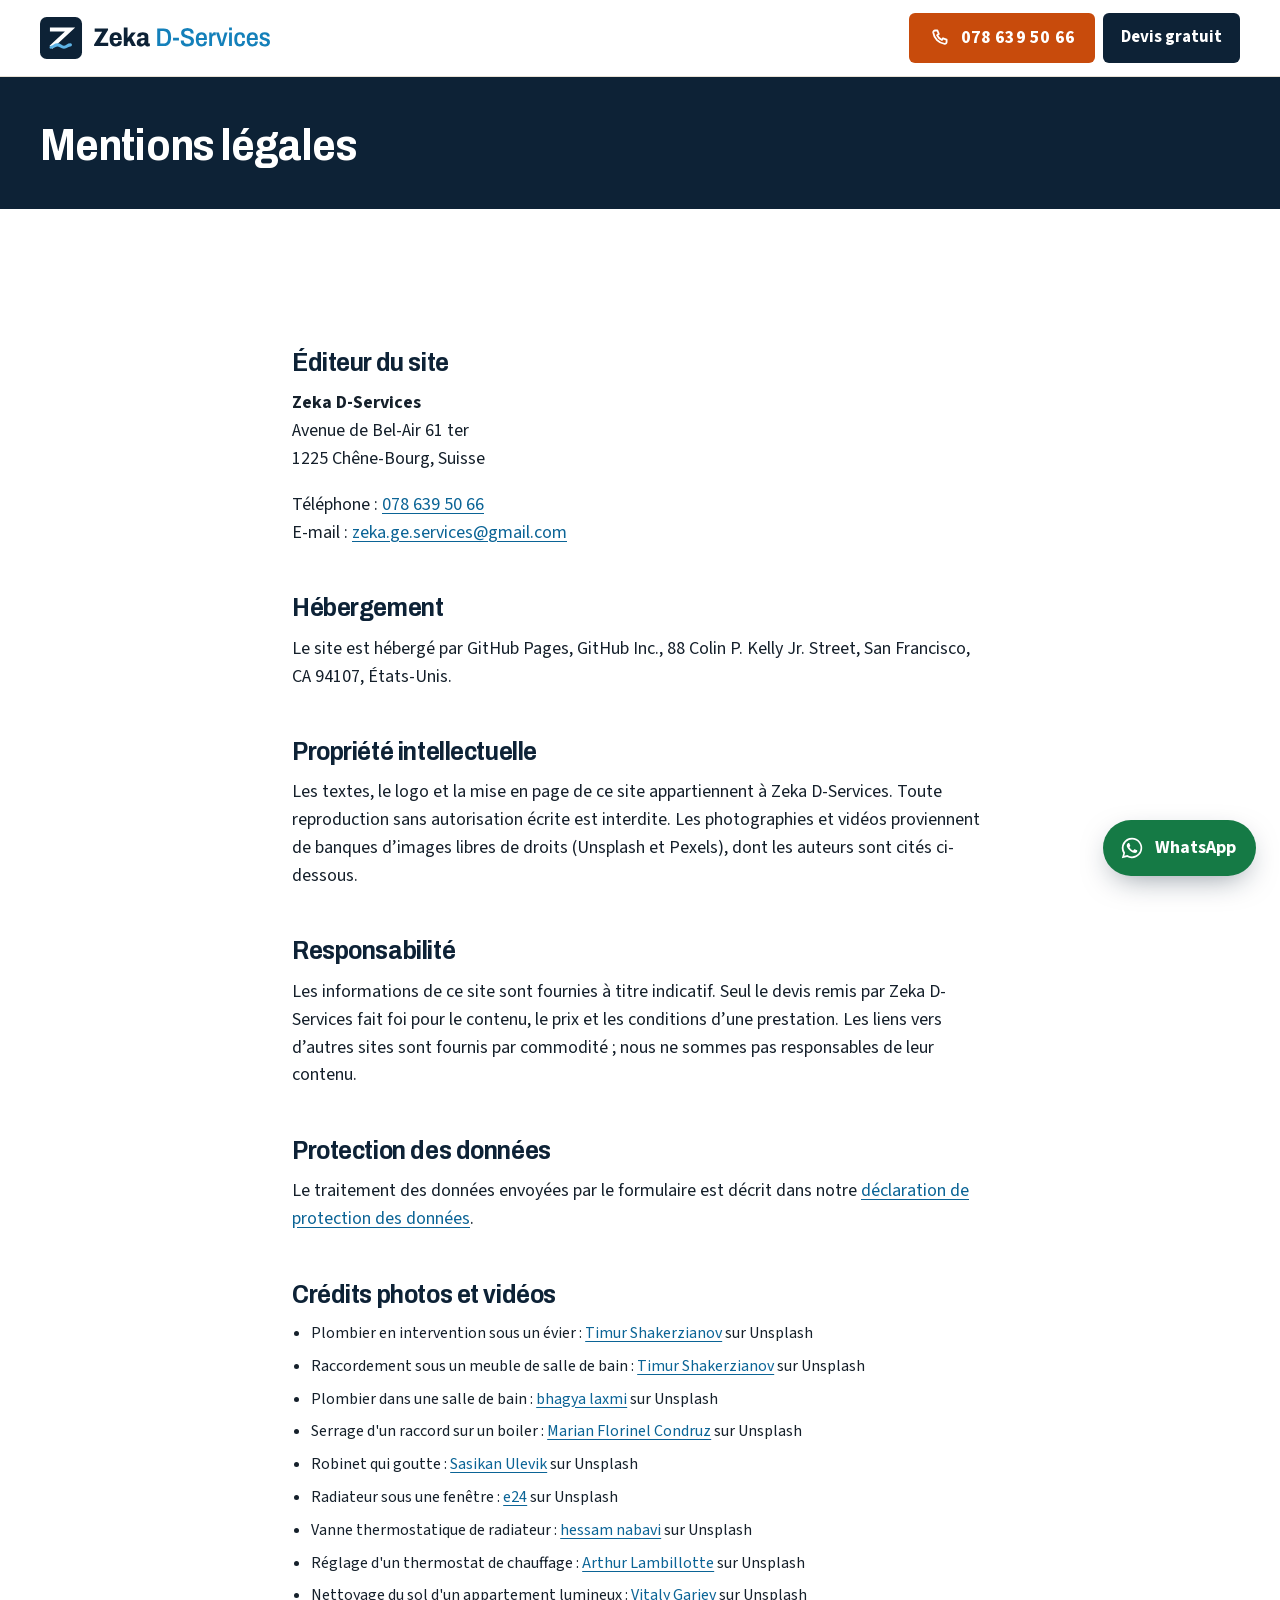
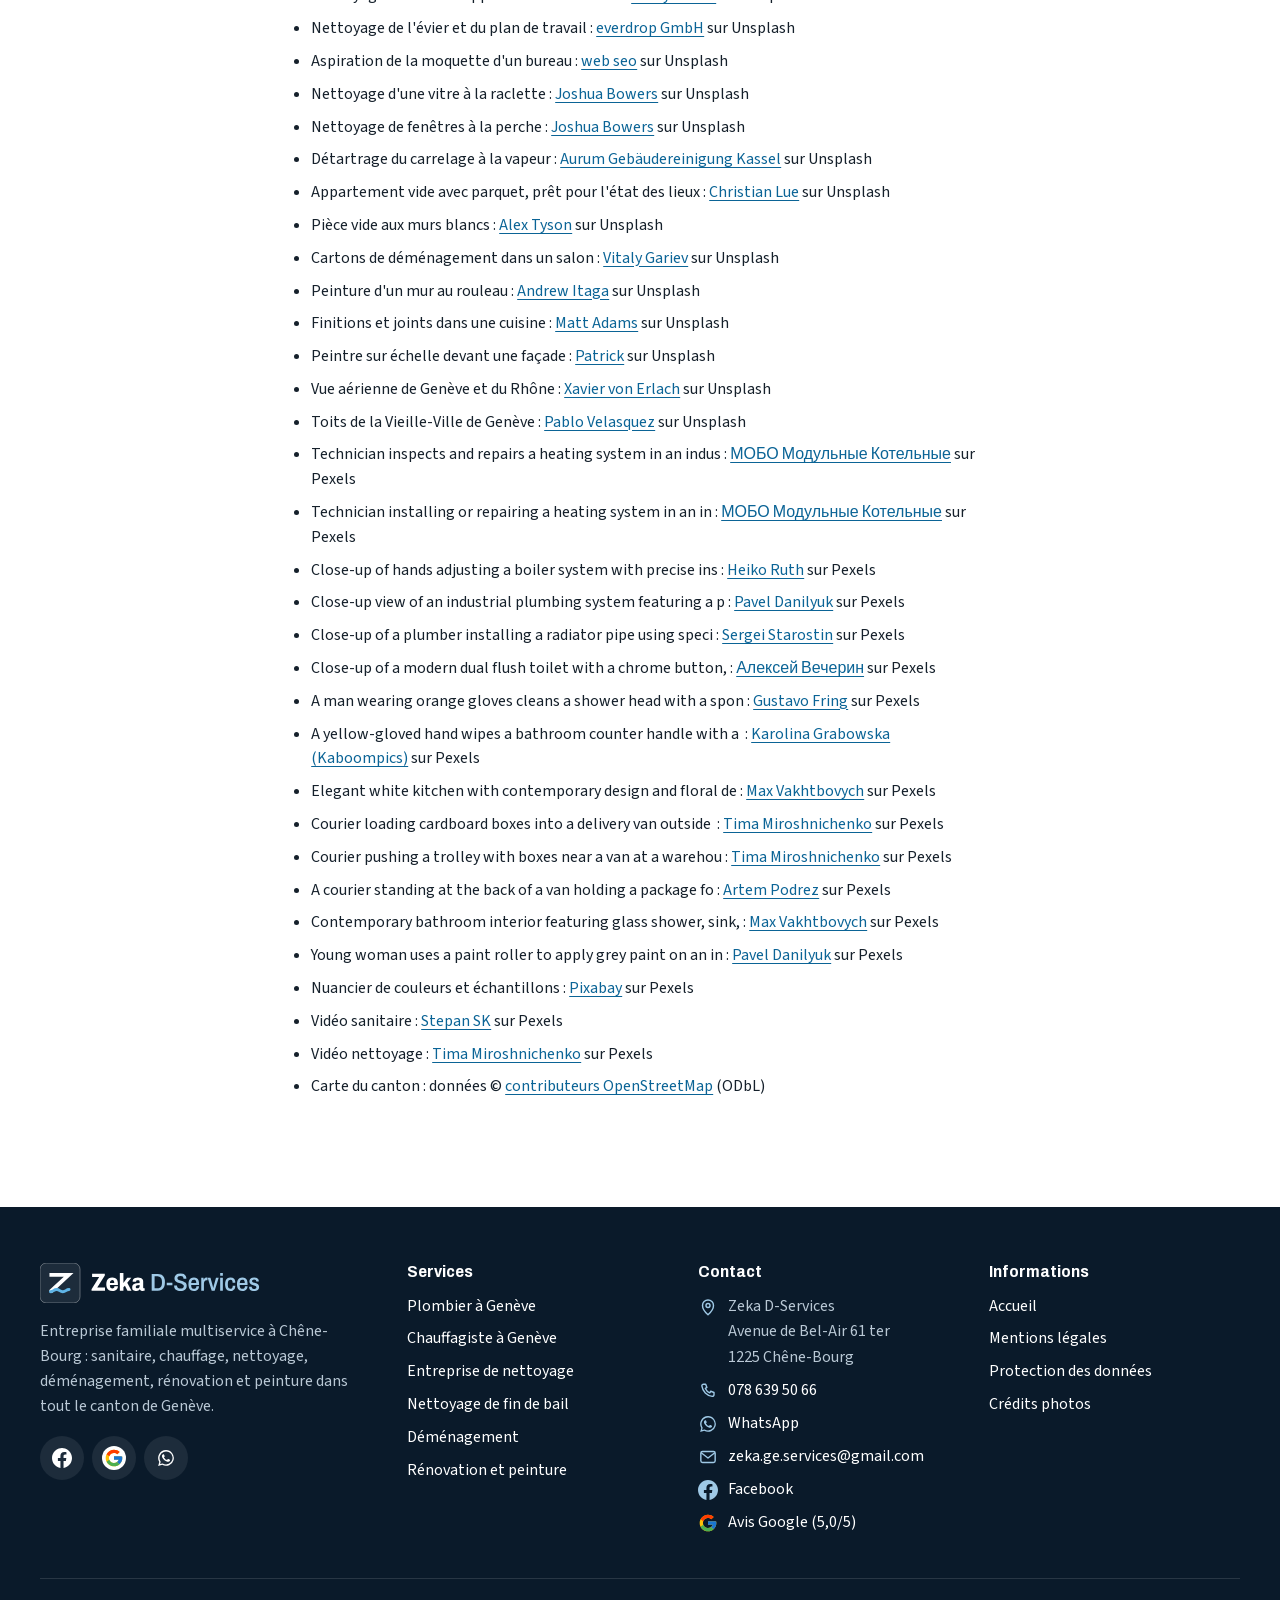
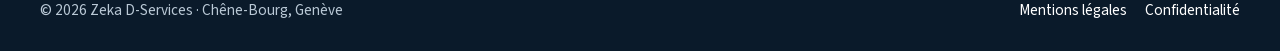
<file: mentions-legales/index.html>
<!doctype html>
<html lang="fr-CH" data-root="../" data-page="legal">
<head>
<meta charset="utf-8">
<meta name="viewport" content="width=device-width, initial-scale=1, viewport-fit=cover">
<title>Mentions légales · Zeka D-Services</title>
<meta name="description" content="Mentions légales du site de Zeka D-Services, entreprise familiale multiservice à Chêne-Bourg (Genève).">
<link rel="canonical" href="https://welcometothenextlevel.github.io/zekadservices/mentions-legales/">
<meta property="og:type" content="website">
<meta property="og:locale" content="fr_CH">
<meta property="og:site_name" content="Zeka D-Services">
<meta property="og:title" content="Mentions légales · Zeka D-Services">
<meta property="og:description" content="Mentions légales du site de Zeka D-Services, entreprise familiale multiservice à Chêne-Bourg (Genève).">
<meta property="og:url" content="https://welcometothenextlevel.github.io/zekadservices/mentions-legales/">
<meta property="og:image" content="https://welcometothenextlevel.github.io/zekadservices/img/og-share.jpg">
<meta property="og:image:width" content="1200">
<meta property="og:image:height" content="630">
<meta name="twitter:card" content="summary_large_image">
<meta name="theme-color" content="#0D2236">
<meta name="format-detection" content="telephone=no">
<link rel="icon" href="../favicon.svg" type="image/svg+xml">
<link rel="icon" href="../favicon.ico" sizes="32x32">
<link rel="apple-touch-icon" href="../apple-touch-icon.png">
<link rel="manifest" href="../site.webmanifest">
<link rel="preload" href="../fonts/archivo-latin.woff2" as="font" type="font/woff2" crossorigin>
<link rel="preload" href="../fonts/source-sans-3-latin.woff2" as="font" type="font/woff2" crossorigin>
<style>@font-face{font-family:"Archivo";src:url(../fonts/archivo-latin.woff2) format("woff2");font-weight:100 900;font-display:swap}@font-face{font-family:"Source Sans 3";src:url(../fonts/source-sans-3-latin.woff2) format("woff2");font-weight:200 900;font-display:swap}@font-face{font-family:"Archivo Fallback";src:local("Arial Bold"),local("Arial-BoldMT"),local("Arial");font-weight:700;size-adjust:87.96%;ascent-override:99.81%;descent-override:23.87%;line-gap-override:0%}@font-face{font-family:"Source Fallback";src:local("Arial"),local("ArialMT");font-weight:400;size-adjust:93.82%;ascent-override:109.15%;descent-override:42.64%;line-gap-override:0%}@font-face{font-family:"Source Fallback";src:local("Arial Bold"),local("Arial-BoldMT");font-weight:600 700;size-adjust:91%;ascent-override:112.5%;descent-override:44%;line-gap-override:0%}:root{--navy:#0D2236;--navy-2:#14304C;--navy-3:#0A1A2A;--blue:#1480BA;--blue-ink:#0B6496;--sky:#9FC9E6;--sky-2:#E6F1F8;--orange:#C84B0C;--orange-h:#A93E08;--wa:#157A45;--wa-h:#0F6036;--paper:#F7F4EE;--paper-2:#EEE8DD;--line:#DCD3C4;--line-2:#E8E1D5;--ink:#15202B;--muted:#56616C;--r:6px;--wrap:1200px;--hd:64px;--gut:16px;--ff-h:"Archivo","Archivo Fallback",Arial,sans-serif;--ff-b:"Source Sans 3","Source Fallback",Arial,sans-serif}@media (min-width:600px){:root{--gut:24px}}@media (min-width:960px){:root{--hd:76px;--gut:32px}}*,*::before,*::after{box-sizing:border-box}html{-webkit-text-size-adjust:100%;scroll-padding-top:calc(var(--hd) + 16px)}body{margin:0;font:400 1.125rem/1.55 var(--ff-b);color:var(--ink);background:var(--paper);overflow-x:hidden;-webkit-font-smoothing:antialiased;text-rendering:optimizeLegibility}img,svg,video{display:block;max-width:100%}img{height:auto}a{color:var(--blue-ink);text-underline-offset:.18em}button,input,select,textarea{font:inherit;color:inherit}h1,h2,h3,h4{font-family:var(--ff-h);font-weight:700;line-height:1.08;letter-spacing:-.012em;margin:0 0 .45em;color:var(--navy);text-wrap:balance}h1{font-size:clamp(2.05rem,1.35rem + 3.1vw,3.55rem);letter-spacing:-.02em}h2{font-size:clamp(1.7rem,1.25rem + 1.9vw,2.6rem);letter-spacing:-.016em}h3{font-size:clamp(1.22rem,1.1rem + .5vw,1.45rem)}p{margin:0 0 1em}ul,ol{margin:0;padding:0}.wrap{width:100%;max-width:calc(var(--wrap) + 2 * var(--gut));margin:0 auto;padding:0 var(--gut)}.sr{position:absolute!important;width:1px;height:1px;margin:-1px;overflow:hidden;clip:rect(0 0 0 0);white-space:nowrap;border:0}.skip{position:absolute;left:8px;top:-60px;z-index:100;background:var(--navy);color:#fff;padding:10px 16px;border-radius:var(--r)}.skip:focus{top:8px}:focus-visible{outline:3px solid var(--blue);outline-offset:3px}.ic{width:1.25em;height:1.25em;flex:none;fill:none;stroke:currentColor;stroke-width:1.7;stroke-linecap:round;stroke-linejoin:round}.btn{display:inline-flex;align-items:center;justify-content:center;gap:.55em;min-height:52px;padding:.7em 1.25em;border:2px solid transparent;border-radius:var(--r);font:700 1.0625rem/1.15 var(--ff-b);text-decoration:none;text-align:center;cursor:pointer;transition:background-color .15s,border-color .15s,color .15s}.btn .ic{width:1.2em;height:1.2em;stroke-width:2}.btn-call{background:var(--orange);color:#fff}.btn-call:hover{background:var(--orange-h)}.btn-quote{background:var(--navy);color:#fff}.btn-quote:hover{background:var(--navy-2)}.btn-wa{background:var(--wa);color:#fff}.btn-wa:hover{background:var(--wa-h)}.btn-line{background:transparent;color:var(--navy);border-color:var(--navy)}.btn-line:hover{background:var(--navy);color:#fff}.btn-light{background:#fff;color:var(--navy)}.btn-light:hover{background:var(--sky-2)}.btn-block{width:100%}.btn-lg{min-height:56px;font-size:1.125rem}.hd{position:sticky;top:0;z-index:60;background:#fff;border-bottom:1px solid var(--line-2)}.hd-in{display:flex;align-items:center;gap:12px;height:var(--hd)}.hd-logo{display:block;margin-right:auto;flex:none}.hd-logo img{width:auto;height:34px}.hd-nav{display:none}.hd-cta{display:flex;align-items:center;gap:8px}.hd .btn{min-height:44px;padding:.5em .95em;font-size:1rem}.hd .hd-phone{width:46px;height:46px;min-height:46px;padding:0;border-radius:50%}.hd-phone .ic{width:22px;height:22px}.hd-phone span,.hd-quote .l-long{display:none}@media (min-width:380px){.hd-logo img{height:38px}}@media (min-width:760px){.hd .hd-phone{width:auto;height:auto;border-radius:var(--r);padding:.5em 1.05em}.hd-phone span,.hd-quote .l-long{display:inline}.hd-quote .l-short{display:none}}@media (min-width:960px){.hd-logo img{height:42px}.hd .btn{min-height:50px;font-size:1.0625rem}.hd-phone .num{font-size:1.125rem;letter-spacing:.01em}}@media (min-width:1180px){.hd-nav{display:flex;gap:2px;margin-right:12px}.hd-nav a{padding:10px 11px;color:var(--ink);text-decoration:none;font-weight:600;font-size:1rem;border-radius:var(--r)}.hd-nav a:hover{background:var(--paper)}}.hero{position:relative;background:var(--navy);color:#fff;overflow:hidden;isolation:isolate}.hero-media{display:none}.hero-in{position:relative;display:grid;gap:0;padding-top:30px}.hero h1{color:#fff;margin-bottom:.4em}.hero-sub{font-size:1.1875rem;line-height:1.5;color:#D5E2EC;max-width:34em;margin-bottom:1.35em}.hero-ctas{display:grid;gap:10px;margin-bottom:22px}.hero-ctas .btn-quote{background:#fff;color:var(--navy)}.hero-ctas .btn-quote:hover{background:var(--sky-2)}.stars{display:inline-flex;gap:1px;color:#F4B400;line-height:0}.stars .ic{width:16px;height:16px;fill:currentColor;stroke:none}.gl{width:20px;height:20px;flex:none}.g-badge{display:inline-flex;flex-wrap:wrap;align-items:center;gap:6px 8px;margin:0 0 22px;padding:9px 14px;border-radius:999px;background:rgba(255,255,255,.07);border:1px solid rgba(159,201,230,.35);color:#fff;text-decoration:none;font-size:1rem;line-height:1.2}.g-badge:hover{background:rgba(255,255,255,.13)}.g-badge b{font-size:1.0625rem}.g-badge span:last-child{color:#D5E2EC}.trust3{list-style:none;display:grid;gap:10px;margin:0 0 26px}.trust3 li{white-space:nowrap}.trust3 li{display:flex;align-items:center;gap:12px;font-weight:600;font-size:1.0625rem;color:#fff}.trust3 .ic{width:28px;height:28px;color:var(--sky);stroke-width:1.5}.hero-form{margin:0 calc(-1 * var(--gut));padding:28px var(--gut) 36px;background:var(--paper);color:var(--ink)}@media (min-width:600px){.hero-ctas{grid-template-columns:auto auto;justify-content:start}.trust3{display:flex;flex-wrap:wrap;gap:12px 28px}}@media (min-width:960px){.hero-media{display:block;position:absolute;inset:0 0 0 auto;width:62%;z-index:-1}.hero-media picture,.hero-media img,.hero-media video{position:absolute;inset:0;width:100%;height:100%;object-fit:cover}.hero-media video{opacity:0;transition:opacity .6s}.hero-media video.on{opacity:1}.hero-media::after{content:"";position:absolute;inset:0;background:linear-gradient(90deg,var(--navy) 0%,rgba(13,34,54,.9) 22%,rgba(13,34,54,.45) 60%,rgba(13,34,54,.55) 100%)}.hero-in{grid-template-columns:minmax(0,1fr) 440px;gap:56px;align-items:center;padding-top:64px;padding-bottom:72px;min-height:min(720px,calc(100vh - var(--hd)))}.hero-copy{max-width:620px}.hero-form{margin:0;padding:0;background:none}}@media (min-width:1280px){.hero-in{grid-template-columns:minmax(0,1fr) 460px;gap:80px}}@media (min-width:960px) and (max-width:1199px){.hero-ctas{grid-template-columns:1fr;max-width:400px}}.hero-ctas .btn{white-space:nowrap}.pb{margin:0 0 26px}.pb-q{font-family:var(--ff-h);font-weight:700;font-size:1.125rem;margin:0 0 10px;color:#fff}.pb-list{display:flex;flex-wrap:wrap;gap:8px}.pb-chip{min-height:44px;padding:8px 14px;border:1.5px solid rgba(159,201,230,.55);border-radius:999px;background:rgba(255,255,255,.04);color:#fff;font-weight:600;font-size:1rem;cursor:pointer;display:inline-flex;align-items:center;gap:8px}.pb-chip:hover,.pb-chip[aria-pressed="true"]{background:#fff;color:var(--navy);border-color:#fff}.pb-chip .ic{width:18px;height:18px;color:var(--sky)}.pb-chip:hover .ic,.pb-chip[aria-pressed="true"] .ic{color:var(--blue)}.pb-panel{margin-top:12px;padding:16px;border-radius:var(--r);background:var(--navy-2);border:1px solid rgba(159,201,230,.3)}.pb-panel p{margin:0 0 12px;color:#E4EDF4}.pb-panel .btns{display:flex;flex-wrap:wrap;gap:8px}.pb-panel .btn{min-height:48px}.qf{background:#fff;color:var(--ink);border-radius:8px;box-shadow:0 1px 2px rgba(13,34,54,.06),0 12px 40px -12px rgba(13,34,54,.28);padding:22px 18px 20px;border-top:4px solid var(--blue)}.qf-head{display:flex;flex-wrap:wrap;align-items:baseline;justify-content:space-between;gap:4px 12px;margin-bottom:6px}.qf-title{font-family:var(--ff-h);font-weight:700;font-size:1.4rem;color:var(--navy);margin:0}.qf-steplabel{margin:0;font-size:.95rem;color:var(--muted)}.qf-bar{height:4px;background:var(--line-2);border-radius:4px;margin:8px 0 18px;overflow:hidden}.qf-bar span{display:block;height:100%;width:50%;background:var(--blue);border-radius:4px;transition:width .25s}.qf[data-step="2"] .qf-bar span{width:100%}.qf fieldset{border:0;margin:0;padding:0;min-width:0}.qf legend{font-weight:700;font-size:1.0625rem;margin:0 0 10px;padding:0;color:var(--navy)}.qf-sub{font-weight:700;font-size:1rem;margin:16px 0 8px;color:var(--navy)}.chips{display:grid;grid-template-columns:repeat(2,minmax(0,1fr));gap:8px}.chips--rooms{grid-template-columns:repeat(4,minmax(0,1fr))}.chips--yn{grid-template-columns:repeat(2,minmax(0,1fr))}.chip{position:relative;display:block}.chip input{position:absolute;opacity:0;inset:0;width:100%;height:100%;margin:0;cursor:pointer}.chip span{display:flex;align-items:center;justify-content:center;min-height:48px;padding:8px 10px;border:1.5px solid var(--line);border-radius:var(--r);background:#fff;font-weight:600;font-size:1rem;line-height:1.15;text-align:center;transition:border-color .12s,background-color .12s}.chip input:hover+span{border-color:var(--blue)}.chip input:checked+span{border-color:var(--navy);background:var(--navy);color:#fff}.chip input:focus-visible+span{outline:3px solid var(--blue);outline-offset:2px}.field{margin:0 0 14px}.field label{display:block;font-weight:700;font-size:1rem;margin:0 0 6px;color:var(--navy)}.field .opt{font-weight:400;color:var(--muted)}.field input,.field textarea,.field select{display:block;width:100%;min-height:52px;padding:12px 14px;border:1.5px solid var(--line);border-radius:var(--r);background:#fff;font-size:1.0625rem;line-height:1.3;appearance:none}.field textarea{min-height:96px;resize:vertical}.field input:focus,.field textarea:focus,.field select:focus{outline:none;border-color:var(--blue);box-shadow:0 0 0 3px rgba(20,128,186,.22)}.field [aria-invalid="true"]{border-color:#B42318}.err{display:block;margin-top:6px;font-size:.95rem;font-weight:600;color:#B42318}.err:empty{display:none}.qf-photo{display:flex;gap:10px;align-items:flex-start;margin:4px 0 16px;padding:12px 14px;border-radius:var(--r);background:#EDF6F0;font-size:1rem;line-height:1.4}.qf-photo .ic{color:var(--wa);width:22px;height:22px;margin-top:1px}.qf-photo a{color:var(--wa-h);font-weight:700}.qf-actions{display:flex;gap:10px;align-items:stretch}.qf-actions .btn-quote{flex:1}.qf-back{min-height:52px;padding:0 14px;border:1.5px solid var(--line);border-radius:var(--r);background:#fff;font-weight:600;cursor:pointer}.qf-back:hover{border-color:var(--navy)}.qf-reassure{display:flex;align-items:center;justify-content:center;gap:8px;margin:12px 0 0;font-size:.95rem;color:var(--muted);text-align:center}.qf-reassure .ic{width:18px;height:18px;color:var(--blue)}.qf-status{margin:10px 0 0;font-weight:600}.qf-status:empty{display:none}.qf-status.is-err{color:#B42318}.hp{position:absolute!important;left:-9999px;width:1px;height:1px;overflow:hidden}.qf [hidden]{display:none!important}@media (min-width:600px){.chips{grid-template-columns:repeat(3,minmax(0,1fr))}}@media (min-width:960px){.qf{padding:26px 26px 22px}.chips{grid-template-columns:repeat(2,minmax(0,1fr))}}@media (min-width:1280px){.chips{grid-template-columns:repeat(3,minmax(0,1fr))}.chips .chip--wide{grid-column:span 1}}.nw{white-space:nowrap}</style>
<link rel="stylesheet" href="../css/site.css?v=4" media="print" onload="this.media='all'">
<noscript><link rel="stylesheet" href="../css/site.css?v=4"></noscript>
<script type="application/ld+json">{"@context":"https://schema.org","@graph":[{"@type":["HomeAndConstructionBusiness"],"@id":"https://welcometothenextlevel.github.io/zekadservices/#entreprise","name":"Zeka D-Services","description":"Entreprise familiale multiservice à Chêne-Bourg (Genève) : sanitaire, chauffage, nettoyage, fin de bail, déménagement, rénovation et peinture.","url":"https://welcometothenextlevel.github.io/zekadservices/","logo":"https://welcometothenextlevel.github.io/zekadservices/img/brand/logo.png","image":"https://welcometothenextlevel.github.io/zekadservices/img/og-share.jpg","telephone":"+41 78 639 50 66","currenciesAccepted":"CHF","address":{"@type":"PostalAddress","streetAddress":"Avenue de Bel-Air 61 ter","postalCode":"1225","addressLocality":"Chêne-Bourg","addressRegion":"GE","addressCountry":"CH"},"geo":{"@type":"GeoCoordinates","latitude":46.20198,"longitude":6.20005},"sameAs":["https://www.facebook.com/profile.php?id=61575238847470","https://maps.google.com/?cid=4459338747840241714"],"areaServed":[{"@type":"AdministrativeArea","name":"Canton de Genève"},{"@type":"City","name":"Genève"},{"@type":"City","name":"Chêne-Bourg"},{"@type":"City","name":"Chêne-Bougeries"},{"@type":"City","name":"Thônex"},{"@type":"City","name":"Carouge"},{"@type":"City","name":"Lancy"},{"@type":"City","name":"Onex"},{"@type":"City","name":"Vernier"},{"@type":"City","name":"Meyrin"},{"@type":"City","name":"Plan-les-Ouates"},{"@type":"City","name":"Versoix"},{"@type":"City","name":"Cologny"},{"@type":"City","name":"Vandœuvres"}]}]}</script>
</head>
<body data-service="general">
<svg width="0" height="0" style="position:absolute" aria-hidden="true" focusable="false"><defs>
<symbol id="i-phone" viewBox="0 0 24 24"><path d="M6.6 3.8h2.6l1.5 3.9-1.9 1.2a10.6 10.6 0 0 0 5.3 5.3l1.2-1.9 3.9 1.5v2.6a2 2 0 0 1-2.1 2A14.6 14.6 0 0 1 4.6 5.9a2 2 0 0 1 2-2.1z"/></symbol>
<symbol id="i-wa" viewBox="0 0 24 24"><path stroke="none" fill="currentColor" d="M12.04 2.5a9.43 9.43 0 0 0-8.1 14.24L2.6 21.5l4.88-1.28a9.43 9.43 0 1 0 4.56-17.72zm0 17.26a7.8 7.8 0 0 1-3.98-1.09l-.29-.17-2.9.76.78-2.83-.19-.3a7.82 7.82 0 1 1 6.58 3.63zm4.29-5.86c-.24-.12-1.4-.69-1.61-.77-.22-.08-.38-.12-.54.12-.16.24-.62.77-.76.93-.14.16-.28.18-.52.06-.24-.12-1-.37-1.91-1.18-.7-.63-1.18-1.41-1.32-1.65-.14-.24-.01-.37.1-.49.11-.11.24-.28.36-.42.12-.14.16-.24.24-.4.08-.16.04-.3-.02-.42-.06-.12-.54-1.3-.74-1.78-.2-.47-.4-.4-.54-.41h-.46a.89.89 0 0 0-.64.3 2.7 2.7 0 0 0-.84 2c0 1.18.86 2.32.98 2.48.12.16 1.69 2.58 4.1 3.62.57.25 1.02.4 1.37.51.58.18 1.1.16 1.52.1.46-.07 1.4-.57 1.6-1.13.2-.55.2-1.03.14-1.13-.06-.1-.22-.16-.46-.28z"/></symbol>
<symbol id="i-family" viewBox="0 0 24 24"><circle cx="12" cy="6.4" r="2.6"/><circle cx="5.6" cy="8.4" r="2.1"/><circle cx="18.4" cy="8.4" r="2.1"/><path d="M7.2 20.2c.4-4.1 2.2-6.6 4.8-6.6s4.4 2.5 4.8 6.6"/><path d="M2.4 18.6c.3-3 1.6-4.7 3.4-4.7.9 0 1.6.3 2.2.9M21.6 18.6c-.3-3-1.6-4.7-3.4-4.7-.9 0-1.6.3-2.2.9"/></symbol>
<symbol id="i-pin" viewBox="0 0 24 24"><path d="M12 21.2s-6.6-5.7-6.6-11.1a6.6 6.6 0 0 1 13.2 0c0 5.4-6.6 11.1-6.6 11.1z"/><circle cx="12" cy="10.1" r="2.4"/></symbol>
<symbol id="i-doc" viewBox="0 0 24 24"><path d="M6.2 3.4h7.9l4.6 4.6v12.6H6.2z"/><path d="M13.9 3.5v4.7h4.7M9.2 12.4h6.4M9.2 15.9h6.4"/></symbol>
<symbol id="i-chat" viewBox="0 0 24 24"><path d="M5.2 5.2h13.6a1.6 1.6 0 0 1 1.6 1.6v8.6a1.6 1.6 0 0 1-1.6 1.6H10l-4.6 3.4V17H5.2a1.6 1.6 0 0 1-1.6-1.6V6.8a1.6 1.6 0 0 1 1.6-1.6z"/><path d="M7.6 9.6h8.8M7.6 12.8h5.4"/></symbol>
<symbol id="i-check" viewBox="0 0 24 24"><path d="M4.8 12.6l4.4 4.3L19.2 7"/></symbol>
<symbol id="i-arrow" viewBox="0 0 24 24"><path d="M4.8 12h14.2M13.4 6.2l5.8 5.8-5.8 5.8"/></symbol>
<symbol id="i-chev" viewBox="0 0 24 24"><path d="M6.4 9.2l5.6 5.6 5.6-5.6"/></symbol>
<symbol id="i-mail" viewBox="0 0 24 24"><rect x="3.4" y="5.4" width="17.2" height="13.2" rx="2"/><path d="M4.2 7.2l7.8 6 7.8-6"/></symbol>
<symbol id="i-drop" viewBox="0 0 24 24"><path d="M12 3.4s6.2 6.5 6.2 10.8a6.2 6.2 0 0 1-12.4 0C5.8 9.9 12 3.4 12 3.4z"/><path d="M9.2 14.6a2.9 2.9 0 0 0 2.6 2.6"/></symbol>
<symbol id="i-flame" viewBox="0 0 24 24"><path d="M12 21c-3.8 0-6.6-2.7-6.6-6.3 0-4.4 4.2-6.5 4.8-11.2 2.9 1.9 4.5 4.6 4.5 7.4.9-.5 1.6-1.6 1.8-2.9 1.4 1.5 2.1 3.5 2.1 5.4 0 4.1-2.8 7.6-6.6 7.6z"/><path d="M12 21c-1.7 0-2.9-1.2-2.9-2.9 0-1.9 1.7-2.9 2.3-4.8 1.6 1 2.9 2.6 2.9 4.5 0 1.9-.8 3.2-2.3 3.2z"/></symbol>
<symbol id="i-radiator" viewBox="0 0 24 24"><rect x="3.6" y="5.2" width="3.4" height="13" rx="1.7"/><rect x="8.6" y="5.2" width="3.4" height="13" rx="1.7"/><rect x="13.6" y="5.2" width="3.4" height="13" rx="1.7"/><path d="M17 9h3.4M5.2 18.2v1.6M15.4 18.2v1.6"/></symbol>
<symbol id="i-boiler" viewBox="0 0 24 24"><rect x="6.2" y="2.8" width="11.6" height="14.4" rx="2"/><circle cx="12" cy="11" r="2.2"/><path d="M9.2 6.2h5.6M9.6 17.2v3.6M14.4 17.2v3.6"/></symbol>
<symbol id="i-wrench" viewBox="0 0 24 24"><path d="M14.6 6.3a1 1 0 0 0 0 1.4l1.7 1.7a1 1 0 0 0 1.4 0l3.4-3.4a5.9 5.9 0 0 1-7.8 7.8l-6.9 6.9a2.1 2.1 0 0 1-3-3l6.9-6.9a5.9 5.9 0 0 1 7.8-7.8z"/></symbol>
<symbol id="i-shower" viewBox="0 0 24 24"><path d="M5 21V7.6a4 4 0 0 1 7.6-1.8"/><path d="M10.2 8.8a4.4 4.4 0 0 1 7.2 0z"/><path d="M11.4 12.2l-.6 1.4M13.8 12.2v1.6M16.2 12.2l.6 1.4M11 16.4l-.6 1.4M14 16.4v1.6M17 16.4l.6 1.4"/></symbol>
<symbol id="i-spark" viewBox="0 0 24 24"><path d="M12 2.8c.7 4.8 2.6 6.7 7.4 7.4-4.8.7-6.7 2.6-7.4 7.4-.7-4.8-2.6-6.7-7.4-7.4 4.8-.7 6.7-2.6 7.4-7.4z"/><path d="M18.6 16.4c.3 1.7 1 2.4 2.6 2.6-1.7.3-2.4 1-2.6 2.6-.3-1.7-1-2.4-2.6-2.6 1.7-.2 2.4-.9 2.6-2.6z"/></symbol>
<symbol id="i-kitchen" viewBox="0 0 24 24"><rect x="4" y="3.4" width="16" height="17.2" rx="1.6"/><path d="M4 8.2h16M7.6 5.8h.01M10.6 5.8h.01"/><rect x="7" y="11.2" width="10" height="6.2" rx="1"/></symbol>
<symbol id="i-bath" viewBox="0 0 24 24"><path d="M3.4 12.4h17.2v2.4a4.2 4.2 0 0 1-4.2 4.2H7.6a4.2 4.2 0 0 1-4.2-4.2z"/><path d="M6 12.4V6.2a2.2 2.2 0 0 1 4.1-1.1M7 19l-.9 1.8M17 19l.9 1.8"/></symbol>
<symbol id="i-window" viewBox="0 0 24 24"><rect x="4.2" y="3.6" width="15.6" height="16.8" rx="1.4"/><path d="M12 3.6v16.8M4.2 12h15.6"/></symbol>
<symbol id="i-home" viewBox="0 0 24 24"><path d="M3.8 11.2L12 4.6l8.2 6.6M6.2 9.4v10.4h11.6V9.4M10 19.8v-5h4v5"/></symbol>
<symbol id="i-building" viewBox="0 0 24 24"><path d="M5 20.4V4.6h9.4v15.8M14.4 9.4H19v11M3.4 20.4h17.2"/><path d="M8 8h3.4M8 11.4h3.4M8 14.8h3.4"/></symbol>
<symbol id="i-truck" viewBox="0 0 24 24"><path d="M2.8 6.4h11v10H2.8zM13.8 9.6h3.8l2.9 3.2v3.6h-6.7"/><circle cx="6.6" cy="17.6" r="1.9"/><circle cx="16.8" cy="17.6" r="1.9"/></symbol>
<symbol id="i-box" viewBox="0 0 24 24"><path d="M3.6 7.6L12 3.4l8.4 4.2v8.8L12 20.6l-8.4-4.2z"/><path d="M3.6 7.6L12 11.8l8.4-4.2M12 11.8v8.8M7.8 5.5l8.4 4.2"/></symbol>
<symbol id="i-roller" viewBox="0 0 24 24"><rect x="3.6" y="3.4" width="13.2" height="5.2" rx="1.2"/><path d="M16.8 6h2.8v4.8H11.2v3.2"/><rect x="9.8" y="14" width="2.8" height="6.8" rx="1"/></symbol>
<symbol id="i-key" viewBox="0 0 24 24"><circle cx="8" cy="15.6" r="4.2"/><path d="M11 12.6l8.6-8.6M16.2 7.4l2.4 2.4M13.8 9.8l2 2"/></symbol>
<symbol id="i-cal" viewBox="0 0 24 24"><rect x="3.8" y="5.4" width="16.4" height="14.8" rx="2"/><path d="M3.8 10h16.4M8.4 3.4v4M15.6 3.4v4"/></symbol>
<symbol id="i-camera" viewBox="0 0 24 24"><rect x="3.4" y="7" width="17.2" height="12.4" rx="2"/><circle cx="12" cy="13.2" r="3.4"/><path d="M8.6 7l1.6-2.6h3.6L15.4 7"/></symbol>
<symbol id="i-lock" viewBox="0 0 24 24"><rect x="5" y="10.4" width="14" height="10" rx="2"/><path d="M8 10.4V7.8a4 4 0 0 1 8 0v2.6"/></symbol>
<symbol id="i-plus" viewBox="0 0 24 24"><path d="M12 5v14M5 12h14"/></symbol>
<symbol id="i-back" viewBox="0 0 24 24"><path d="M19.2 12H5M10.6 6.2L4.8 12l5.8 5.8"/></symbol>
<symbol id="i-star" viewBox="0 0 24 24"><path stroke="none" fill="currentColor" d="M12 2.6l2.9 6 6.5.9-4.7 4.6 1.1 6.5L12 17.5l-5.8 3.1 1.1-6.5-4.7-4.6 6.5-.9z"/></symbol>
<symbol id="i-fb" viewBox="0 0 24 24"><path stroke="none" fill="currentColor" d="M24 12.07C24 5.41 18.63 0 12 0S0 5.41 0 12.07C0 18.1 4.39 23.1 10.13 24v-8.44H7.08v-3.49h3.04V9.41c0-3.02 1.79-4.69 4.53-4.69 1.31 0 2.68.24 2.68.24v2.97h-1.51c-1.49 0-1.96.93-1.96 1.89v2.25h3.33l-.53 3.49h-2.8V24C19.61 23.1 24 18.1 24 12.07z"/></symbol>
<symbol id="i-g" viewBox="0 0 48 48"><path stroke="none" fill="#FFC107" d="M43.6 20.5H42V20H24v8h11.3C33.7 32.7 29.2 36 24 36c-6.6 0-12-5.4-12-12s5.4-12 12-12c3.1 0 5.8 1.2 7.9 3.1l5.7-5.7C34 6.1 29.3 4 24 4 13 4 4 13 4 24s9 20 20 20 20-9 20-20c0-1.3-.1-2.4-.4-3.5z"/><path stroke="none" fill="#FF3D00" d="M6.3 14.7l6.6 4.8C14.7 15.1 19 12 24 12c3.1 0 5.8 1.2 7.9 3.1l5.7-5.7C34 6.1 29.3 4 24 4 16.3 4 9.7 8.3 6.3 14.7z"/><path stroke="none" fill="#4CAF50" d="M24 44c5.2 0 9.9-2 13.4-5.2l-6.2-5.2A11.9 11.9 0 0 1 24 36c-5.2 0-9.6-3.3-11.3-8l-6.5 5C9.5 39.6 16.2 44 24 44z"/><path stroke="none" fill="#1976D2" d="M43.6 20.5H42V20H24v8h11.3a12 12 0 0 1-4.1 5.6l6.2 5.2C37 39.2 44 34 44 24c0-1.3-.1-2.4-.4-3.5z"/></symbol>
</defs></svg>
<a class="skip" href="#main">Aller au contenu</a>
<header class="hd" data-service="general"><div class="wrap hd-in">
<a class="hd-logo" href="../"><img src="../img/brand/logo.svg" width="244" height="44" alt="Zeka D-Services, accueil"></a>
<div class="hd-cta">
<a class="btn btn-call hd-phone" href="tel:+41786395066" data-service="general" data-loc="header" aria-label="Appeler le 078 639 50 66"><svg class="ic" aria-hidden="true"><use href="#i-phone"></use></svg><span class="num" data-phone>078 639 50 66</span></a>
<a class="btn btn-quote hd-quote" href="../#devis" data-service="general" data-loc="header"><span class="l-long">Devis gratuit</span><span class="l-short">Devis</span></a>
</div></div></header>
<main id="main">
<div class="page-hd"><div class="wrap"><h1>Mentions légales</h1></div></div>
<section class="sec sec--white"><div class="wrap prose">
<h2>Éditeur du site</h2>
<p><b>Zeka D-Services</b><br>Avenue de Bel-Air 61 ter<br>1225 Chêne-Bourg, Suisse</p>
<p>Téléphone&nbsp;: <a href="tel:+41786395066" data-loc="legal"><span data-phone>078 639 50 66</span></a><br>E-mail&nbsp;: <a href="#" data-email>voir la page de contact</a></p>
<h2>Hébergement</h2>
<p>Le site est hébergé par GitHub Pages, GitHub Inc., 88 Colin P. Kelly Jr. Street, San Francisco, CA 94107, États-Unis.</p>
<h2>Propriété intellectuelle</h2>
<p>Les textes, le logo et la mise en page de ce site appartiennent à Zeka D-Services. Toute reproduction sans autorisation écrite est interdite. Les photographies et vidéos proviennent de banques d’images libres de droits (Unsplash et Pexels), dont les auteurs sont cités ci-dessous.</p>
<h2>Responsabilité</h2>
<p>Les informations de ce site sont fournies à titre indicatif. Seul le devis remis par Zeka D-Services fait foi pour le contenu, le prix et les conditions d’une prestation. Les liens vers d’autres sites sont fournis par commodité&nbsp;; nous ne sommes pas responsables de leur contenu.</p>
<h2>Protection des données</h2>
<p>Le traitement des données envoyées par le formulaire est décrit dans notre <a href="../confidentialite/">déclaration de protection des données</a>.</p>
<h2 id="credits">Crédits photos et vidéos</h2>
<ul class="credit-list"><li>Plombier en intervention sous un évier&nbsp;: <a href="https://unsplash.com/photos/a-man-working-on-a-pipe-in-a-wall-c314Gh8dXAo" rel="nofollow noopener" target="_blank">Timur Shakerzianov</a> sur Unsplash</li><li>Raccordement sous un meuble de salle de bain&nbsp;: <a href="https://unsplash.com/photos/a-man-fixing-a-water-heater-in-a-room-kxuz4YrLxSc" rel="nofollow noopener" target="_blank">Timur Shakerzianov</a> sur Unsplash</li><li>Plombier dans une salle de bain&nbsp;: <a href="https://unsplash.com/photos/a-plumber-repairs-plumbing-in-a-bathroom-jaP5ClBdIyU" rel="nofollow noopener" target="_blank">bhagya laxmi</a> sur Unsplash</li><li>Serrage d&#x27;un raccord sur un boiler&nbsp;: <a href="https://unsplash.com/photos/person-holding-yellow-and-gray-hand-tool-C-oYJoIfgCs" rel="nofollow noopener" target="_blank">Marian Florinel Condruz</a> sur Unsplash</li><li>Robinet qui goutte&nbsp;: <a href="https://unsplash.com/photos/gray-stainless-steel-faucet-8jQC5RHWuSE" rel="nofollow noopener" target="_blank">Sasikan Ulevik</a> sur Unsplash</li><li>Radiateur sous une fenêtre&nbsp;: <a href="https://unsplash.com/photos/a-white-radiator-in-a-room-N6KVqGA44ZI" rel="nofollow noopener" target="_blank">e24</a> sur Unsplash</li><li>Vanne thermostatique de radiateur&nbsp;: <a href="https://unsplash.com/photos/silver-round-coin-on-white-plastic-case-gPu0ZXk6O5w" rel="nofollow noopener" target="_blank">hessam nabavi</a> sur Unsplash</li><li>Réglage d&#x27;un thermostat de chauffage&nbsp;: <a href="https://unsplash.com/photos/a-person-holding-a-device-YG19gb9jW0I" rel="nofollow noopener" target="_blank">Arthur Lambillotte</a> sur Unsplash</li><li>Nettoyage du sol d&#x27;un appartement lumineux&nbsp;: <a href="https://unsplash.com/photos/a-woman-mops-a-bright-modern-living-room-floor-2NcTLdFHpH8" rel="nofollow noopener" target="_blank">Vitaly Gariev</a> sur Unsplash</li><li>Nettoyage de l&#x27;évier et du plan de travail&nbsp;: <a href="https://unsplash.com/photos/a-woman-is-cleaning-a-kitchen-sink-with-a-rag-SqOMDOQb3ws" rel="nofollow noopener" target="_blank">everdrop GmbH</a> sur Unsplash</li><li>Aspiration de la moquette d&#x27;un bureau&nbsp;: <a href="https://unsplash.com/photos/a-man-in-yellow-gloves-vacuums-a-carpeted-office-floor-CVcIMnH_7so" rel="nofollow noopener" target="_blank">web seo</a> sur Unsplash</li><li>Nettoyage d&#x27;une vitre à la raclette&nbsp;: <a href="https://unsplash.com/photos/a-person-is-drawing-a-picture-on-a-window-jr9wXKcwjt0" rel="nofollow noopener" target="_blank">Joshua Bowers</a> sur Unsplash</li><li>Nettoyage de fenêtres à la perche&nbsp;: <a href="https://unsplash.com/photos/a-man-holding-a-large-metal-pole-in-front-of-a-house-J4i2xrPmcm0" rel="nofollow noopener" target="_blank">Joshua Bowers</a> sur Unsplash</li><li>Détartrage du carrelage à la vapeur&nbsp;: <a href="https://unsplash.com/photos/steam-cleaner-sanitizing-tiled-wall-in-bathroom-LB3y1u7h61c" rel="nofollow noopener" target="_blank">Aurum Gebäudereinigung Kassel</a> sur Unsplash</li><li>Appartement vide avec parquet, prêt pour l&#x27;état des lieux&nbsp;: <a href="https://unsplash.com/photos/empty-room-with-wooden-floor-and-large-window-4YhNRgL59Fc" rel="nofollow noopener" target="_blank">Christian Lue</a> sur Unsplash</li><li>Pièce vide aux murs blancs&nbsp;: <a href="https://unsplash.com/photos/an-empty-room-with-hard-wood-floors-and-white-walls-HckpKWZTFLw" rel="nofollow noopener" target="_blank">Alex Tyson</a> sur Unsplash</li><li>Cartons de déménagement dans un salon&nbsp;: <a href="https://unsplash.com/photos/a-woman-moving-boxes-in-a-living-room-wS40ELZROLE" rel="nofollow noopener" target="_blank">Vitaly Gariev</a> sur Unsplash</li><li>Peinture d&#x27;un mur au rouleau&nbsp;: <a href="https://unsplash.com/photos/a-person-using-a-paint-roller-to-paint-a-wall-rMVjOX8nm2U" rel="nofollow noopener" target="_blank">Andrew Itaga</a> sur Unsplash</li><li>Finitions et joints dans une cuisine&nbsp;: <a href="https://unsplash.com/photos/person-applying-caulk-in-kitchen-7PiboaUAB_0" rel="nofollow noopener" target="_blank">Matt Adams</a> sur Unsplash</li><li>Peintre sur échelle devant une façade&nbsp;: <a href="https://unsplash.com/photos/a-man-painting-a-window-with-a-ladder-ITbGTRdErO0" rel="nofollow noopener" target="_blank">Patrick</a> sur Unsplash</li><li>Vue aérienne de Genève et du Rhône&nbsp;: <a href="https://unsplash.com/photos/aerial-view-of-city-buildings-near-body-of-water-during-daytime-yEsQzAhDKQs" rel="nofollow noopener" target="_blank">Xavier von Erlach</a> sur Unsplash</li><li>Toits de la Vieille-Ville de Genève&nbsp;: <a href="https://unsplash.com/photos/brown-and-white-concrete-building-under-blue-sky-during-daytime-qwzlyFCHrLA" rel="nofollow noopener" target="_blank">Pablo Velasquez</a> sur Unsplash</li><li>Technician inspects and repairs a heating system in an indus&nbsp;: <a href="https://www.pexels.com/photo/technician-maintaining-heating-system-in-workshop-34938442/" rel="nofollow noopener" target="_blank">МОБО Модульные Котельные</a> sur Pexels</li><li>Technician installing or repairing a heating system in an in&nbsp;: <a href="https://www.pexels.com/photo/technician-repairing-heating-system-in-workshop-34938439/" rel="nofollow noopener" target="_blank">МОБО Модульные Котельные</a> sur Pexels</li><li>Close-up of hands adjusting a boiler system with precise ins&nbsp;: <a href="https://www.pexels.com/photo/plumber-repairing-power-source-7859953/" rel="nofollow noopener" target="_blank">Heiko Ruth</a> sur Pexels</li><li>Close-up view of an industrial plumbing system featuring a p&nbsp;: <a href="https://www.pexels.com/photo/steel-pipes-with-pressure-gauge-7937300/" rel="nofollow noopener" target="_blank">Pavel Danilyuk</a> sur Pexels</li><li>Close-up of a plumber installing a radiator pipe using speci&nbsp;: <a href="https://www.pexels.com/photo/professional-plumber-installing-a-radiator-pipe-29226620/" rel="nofollow noopener" target="_blank">Sergei Starostin</a> sur Pexels</li><li>Close-up of a modern dual flush toilet with a chrome button,&nbsp;: <a href="https://www.pexels.com/photo/a-white-ceramic-toilet-bowl-with-dual-flash-9562388/" rel="nofollow noopener" target="_blank">Алексей Вечерин</a> sur Pexels</li><li>A man wearing orange gloves cleans a shower head with a spon&nbsp;: <a href="https://www.pexels.com/photo/anonymous-man-cleaning-shower-nozzle-in-bathroom-3867607/" rel="nofollow noopener" target="_blank">Gustavo Fring</a> sur Pexels</li><li>A yellow-gloved hand wipes a bathroom counter handle with a &nbsp;: <a href="https://www.pexels.com/photo/crop-housekeeper-cleaning-handle-with-rag-4239032/" rel="nofollow noopener" target="_blank">Karolina Grabowska (Kaboompics)</a> sur Pexels</li><li>Elegant white kitchen with contemporary design and floral de&nbsp;: <a href="https://www.pexels.com/photo/minimalist-furniture-of-modern-kitchen-with-built-in-appliances-7534299/" rel="nofollow noopener" target="_blank">Max Vakhtbovych</a> sur Pexels</li><li>Courier loading cardboard boxes into a delivery van outside &nbsp;: <a href="https://www.pexels.com/photo/delivery-man-getting-packages-from-a-van-6169177/" rel="nofollow noopener" target="_blank">Tima Miroshnichenko</a> sur Pexels</li><li>Courier pushing a trolley with boxes near a van at a warehou&nbsp;: <a href="https://www.pexels.com/photo/man-pushing-trolley-with-big-boxes-6169660/" rel="nofollow noopener" target="_blank">Tima Miroshnichenko</a> sur Pexels</li><li>A courier standing at the back of a van holding a package fo&nbsp;: <a href="https://www.pexels.com/photo/man-smiling-while-holding-a-box-5025638/" rel="nofollow noopener" target="_blank">Artem Podrez</a> sur Pexels</li><li>Contemporary bathroom interior featuring glass shower, sink,&nbsp;: <a href="https://www.pexels.com/photo/interior-of-modern-bathroom-with-glass-shower-cabin-7005268/" rel="nofollow noopener" target="_blank">Max Vakhtbovych</a> sur Pexels</li><li>Young woman uses a paint roller to apply grey paint on an in&nbsp;: <a href="https://www.pexels.com/photo/woman-painting-a-wall-using-a-6764270/" rel="nofollow noopener" target="_blank">Pavel Danilyuk</a> sur Pexels</li><li>Nuancier de couleurs et échantillons&nbsp;: <a href="https://www.pexels.com/photo/the-interior-of-the-repair-interior-design-159045/" rel="nofollow noopener" target="_blank">Pixabay</a> sur Pexels</li><li>Vidéo sanitaire&nbsp;: <a href="https://www.pexels.com/video/7584762/" rel="nofollow noopener" target="_blank">Stepan SK</a> sur Pexels</li><li>Vidéo nettoyage&nbsp;: <a href="https://www.pexels.com/video/6195524/" rel="nofollow noopener" target="_blank">Tima Miroshnichenko</a> sur Pexels</li><li>Carte du canton&nbsp;: données © <a href="https://www.openstreetmap.org/copyright" rel="nofollow noopener" target="_blank">contributeurs OpenStreetMap</a> (ODbL)</li></ul>
</div></section>
</main>
<footer class="ft"><div class="wrap">
<div class="ft-grid">
<div class="ft-brand"><img src="../img/brand/logo-white.svg" width="244" height="44" alt="Zeka D-Services" loading="lazy">
<p>Entreprise familiale multiservice à Chêne-Bourg&nbsp;: sanitaire, chauffage, nettoyage, déménagement, rénovation et peinture dans tout le canton de Genève.</p>
<ul class="socials" aria-label="Retrouvez-nous">
<li><a href="https://www.facebook.com/profile.php?id=61575238847470" target="_blank" rel="noopener" aria-label="Zeka D-Services sur Facebook" data-loc="footer-social"><svg class="ic" aria-hidden="true"><use href="#i-fb"></use></svg></a></li>
<li><a href="https://maps.google.com/?cid=4459338747840241714" target="_blank" rel="noopener" aria-label="Zeka D-Services sur Google" data-loc="footer-social"><svg class="gl" aria-hidden="true"><use href="#i-g"></use></svg></a></li>
<li><a href="https://wa.me/41786395066?text=Bonjour%2C%20je%20souhaite%20un%20renseignement." target="_blank" rel="noopener" aria-label="Écrire sur WhatsApp" data-loc="footer-social"><svg class="ic" aria-hidden="true"><use href="#i-wa"></use></svg></a></li>
</ul></div>
<div><h2>Services</h2><ul><li><a href="../plombier-geneve/">Plombier à Genève</a></li><li><a href="../chauffagiste-geneve/">Chauffagiste à Genève</a></li><li><a href="../nettoyage-geneve/">Entreprise de nettoyage</a></li><li><a href="../nettoyage-fin-de-bail-geneve/">Nettoyage de fin de bail</a></li><li><a href="../demenagement-geneve/">Déménagement</a></li><li><a href="../renovation-peinture-geneve/">Rénovation et peinture</a></li></ul></div>
<div><h2>Contact</h2><ul class="ft-contact">
<li><svg class="ic" aria-hidden="true"><use href="#i-pin"></use></svg><address>Zeka D-Services<br>Avenue de Bel-Air 61 ter<br>1225 Chêne-Bourg</address></li>
<li><svg class="ic" aria-hidden="true"><use href="#i-phone"></use></svg><a href="tel:+41786395066" data-loc="footer"><span data-phone>078 639 50 66</span></a></li>
<li><svg class="ic" aria-hidden="true"><use href="#i-wa"></use></svg><a href="https://wa.me/41786395066?text=Bonjour%2C%20je%20souhaite%20un%20renseignement." target="_blank" rel="noopener" data-loc="footer">WhatsApp</a></li>
<li><svg class="ic" aria-hidden="true"><use href="#i-mail"></use></svg><a href="#" data-email>E-mail</a></li>
<li><svg class="ic" aria-hidden="true"><use href="#i-fb"></use></svg><a href="https://www.facebook.com/profile.php?id=61575238847470" target="_blank" rel="noopener" data-loc="footer">Facebook</a></li>
<li><svg class="ic gl" aria-hidden="true"><use href="#i-g"></use></svg><a href="https://search.google.com/local/reviews?placeid=ChIJo5cPZFFvjEcRMiAn7vbA4j0" target="_blank" rel="noopener" data-loc="footer">Avis Google (5,0/5)</a></li>
</ul></div>
<div><h2>Informations</h2><ul>
<li><a href="../">Accueil</a></li>
<li><a href="../mentions-legales/">Mentions légales</a></li>
<li><a href="../confidentialite/">Protection des données</a></li>
<li><a href="../mentions-legales/#credits">Crédits photos</a></li>
</ul></div>
</div>
<div class="ft-bottom"><span>© 2026 Zeka D-Services · Chêne-Bourg, Genève</span><ul><li><a href="../mentions-legales/">Mentions légales</a></li><li><a href="../confidentialite/">Confidentialité</a></li></ul></div>
</div></footer>
<nav class="mbar" aria-label="Contact rapide" data-service="general">
<a class="m-call" href="tel:+41786395066" data-loc="mobile-bar"><svg class="ic" aria-hidden="true"><use href="#i-phone"></use></svg>Appeler</a>
<a class="m-wa" href="https://wa.me/41786395066?text=Bonjour%2C%20je%20souhaite%20un%20renseignement." target="_blank" rel="noopener" data-loc="mobile-bar"><svg class="ic" aria-hidden="true"><use href="#i-wa"></use></svg>WhatsApp</a>
<a class="m-quote" href="../#devis" data-loc="mobile-bar"><svg class="ic" aria-hidden="true"><use href="#i-doc"></use></svg>Devis</a>
</nav>
<a class="wa-float" href="https://wa.me/41786395066?text=Bonjour%2C%20je%20souhaite%20un%20renseignement." target="_blank" rel="noopener" data-service="general" data-loc="float"><svg class="ic" aria-hidden="true"><use href="#i-wa"></use></svg>WhatsApp</a>
<script src="../js/config.js?v=4" defer></script><script src="../js/main.js?v=4" defer></script>
</body>
</html>
</file>
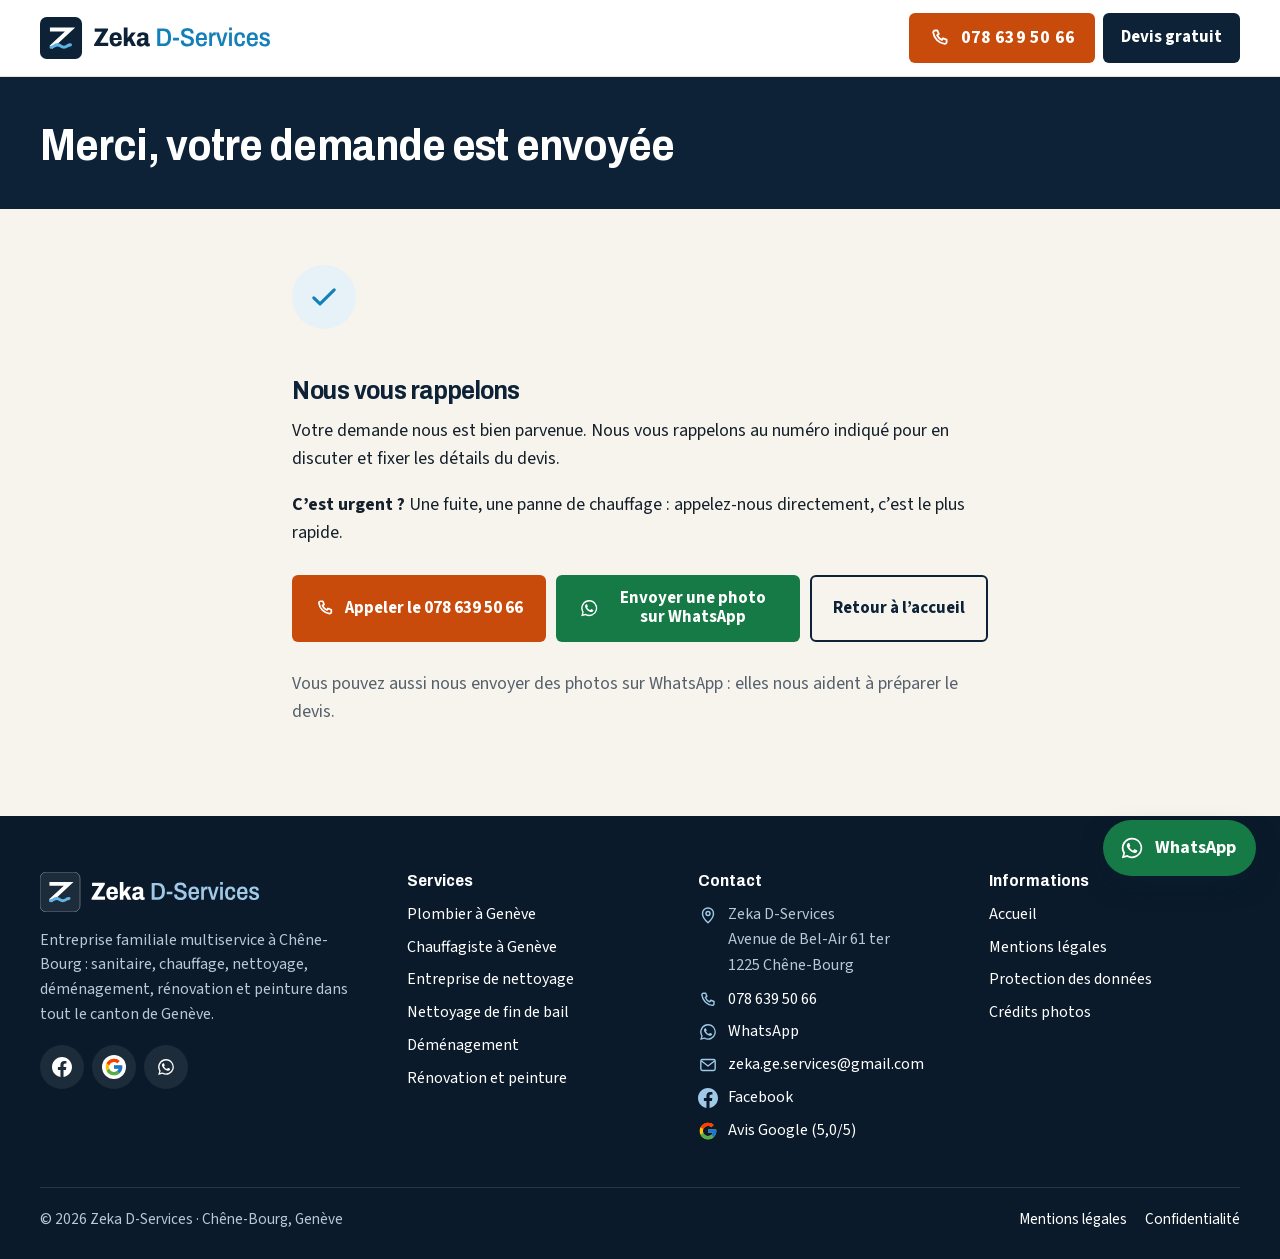
<file: merci/index.html>
<!doctype html>
<html lang="fr-CH" data-root="../" data-page="merci">
<head>
<meta charset="utf-8">
<meta name="viewport" content="width=device-width, initial-scale=1, viewport-fit=cover">
<title>Merci, votre demande est envoyée · Zeka D-Services</title>
<meta name="description" content="Votre demande de devis a bien été envoyée à Zeka D-Services.">
<meta name="robots" content="noindex, follow"><link rel="canonical" href="https://welcometothenextlevel.github.io/zekadservices/merci/">
<meta property="og:type" content="website">
<meta property="og:locale" content="fr_CH">
<meta property="og:site_name" content="Zeka D-Services">
<meta property="og:title" content="Merci, votre demande est envoyée · Zeka D-Services">
<meta property="og:description" content="Votre demande de devis a bien été envoyée à Zeka D-Services.">
<meta property="og:url" content="https://welcometothenextlevel.github.io/zekadservices/merci/">
<meta property="og:image" content="https://welcometothenextlevel.github.io/zekadservices/img/og-share.jpg">
<meta property="og:image:width" content="1200">
<meta property="og:image:height" content="630">
<meta name="twitter:card" content="summary_large_image">
<meta name="theme-color" content="#0D2236">
<meta name="format-detection" content="telephone=no">
<link rel="icon" href="../favicon.svg" type="image/svg+xml">
<link rel="icon" href="../favicon.ico" sizes="32x32">
<link rel="apple-touch-icon" href="../apple-touch-icon.png">
<link rel="manifest" href="../site.webmanifest">
<link rel="preload" href="../fonts/archivo-latin.woff2" as="font" type="font/woff2" crossorigin>
<link rel="preload" href="../fonts/source-sans-3-latin.woff2" as="font" type="font/woff2" crossorigin>
<style>@font-face{font-family:"Archivo";src:url(../fonts/archivo-latin.woff2) format("woff2");font-weight:100 900;font-display:swap}@font-face{font-family:"Source Sans 3";src:url(../fonts/source-sans-3-latin.woff2) format("woff2");font-weight:200 900;font-display:swap}@font-face{font-family:"Archivo Fallback";src:local("Arial Bold"),local("Arial-BoldMT"),local("Arial");font-weight:700;size-adjust:87.96%;ascent-override:99.81%;descent-override:23.87%;line-gap-override:0%}@font-face{font-family:"Source Fallback";src:local("Arial"),local("ArialMT");font-weight:400;size-adjust:93.82%;ascent-override:109.15%;descent-override:42.64%;line-gap-override:0%}@font-face{font-family:"Source Fallback";src:local("Arial Bold"),local("Arial-BoldMT");font-weight:600 700;size-adjust:91%;ascent-override:112.5%;descent-override:44%;line-gap-override:0%}:root{--navy:#0D2236;--navy-2:#14304C;--navy-3:#0A1A2A;--blue:#1480BA;--blue-ink:#0B6496;--sky:#9FC9E6;--sky-2:#E6F1F8;--orange:#C84B0C;--orange-h:#A93E08;--wa:#157A45;--wa-h:#0F6036;--paper:#F7F4EE;--paper-2:#EEE8DD;--line:#DCD3C4;--line-2:#E8E1D5;--ink:#15202B;--muted:#56616C;--r:6px;--wrap:1200px;--hd:64px;--gut:16px;--ff-h:"Archivo","Archivo Fallback",Arial,sans-serif;--ff-b:"Source Sans 3","Source Fallback",Arial,sans-serif}@media (min-width:600px){:root{--gut:24px}}@media (min-width:960px){:root{--hd:76px;--gut:32px}}*,*::before,*::after{box-sizing:border-box}html{-webkit-text-size-adjust:100%;scroll-padding-top:calc(var(--hd) + 16px)}body{margin:0;font:400 1.125rem/1.55 var(--ff-b);color:var(--ink);background:var(--paper);overflow-x:hidden;-webkit-font-smoothing:antialiased;text-rendering:optimizeLegibility}img,svg,video{display:block;max-width:100%}img{height:auto}a{color:var(--blue-ink);text-underline-offset:.18em}button,input,select,textarea{font:inherit;color:inherit}h1,h2,h3,h4{font-family:var(--ff-h);font-weight:700;line-height:1.08;letter-spacing:-.012em;margin:0 0 .45em;color:var(--navy);text-wrap:balance}h1{font-size:clamp(2.05rem,1.35rem + 3.1vw,3.55rem);letter-spacing:-.02em}h2{font-size:clamp(1.7rem,1.25rem + 1.9vw,2.6rem);letter-spacing:-.016em}h3{font-size:clamp(1.22rem,1.1rem + .5vw,1.45rem)}p{margin:0 0 1em}ul,ol{margin:0;padding:0}.wrap{width:100%;max-width:calc(var(--wrap) + 2 * var(--gut));margin:0 auto;padding:0 var(--gut)}.sr{position:absolute!important;width:1px;height:1px;margin:-1px;overflow:hidden;clip:rect(0 0 0 0);white-space:nowrap;border:0}.skip{position:absolute;left:8px;top:-60px;z-index:100;background:var(--navy);color:#fff;padding:10px 16px;border-radius:var(--r)}.skip:focus{top:8px}:focus-visible{outline:3px solid var(--blue);outline-offset:3px}.ic{width:1.25em;height:1.25em;flex:none;fill:none;stroke:currentColor;stroke-width:1.7;stroke-linecap:round;stroke-linejoin:round}.btn{display:inline-flex;align-items:center;justify-content:center;gap:.55em;min-height:52px;padding:.7em 1.25em;border:2px solid transparent;border-radius:var(--r);font:700 1.0625rem/1.15 var(--ff-b);text-decoration:none;text-align:center;cursor:pointer;transition:background-color .15s,border-color .15s,color .15s}.btn .ic{width:1.2em;height:1.2em;stroke-width:2}.btn-call{background:var(--orange);color:#fff}.btn-call:hover{background:var(--orange-h)}.btn-quote{background:var(--navy);color:#fff}.btn-quote:hover{background:var(--navy-2)}.btn-wa{background:var(--wa);color:#fff}.btn-wa:hover{background:var(--wa-h)}.btn-line{background:transparent;color:var(--navy);border-color:var(--navy)}.btn-line:hover{background:var(--navy);color:#fff}.btn-light{background:#fff;color:var(--navy)}.btn-light:hover{background:var(--sky-2)}.btn-block{width:100%}.btn-lg{min-height:56px;font-size:1.125rem}.hd{position:sticky;top:0;z-index:60;background:#fff;border-bottom:1px solid var(--line-2)}.hd-in{display:flex;align-items:center;gap:12px;height:var(--hd)}.hd-logo{display:block;margin-right:auto;flex:none}.hd-logo img{width:auto;height:34px}.hd-nav{display:none}.hd-cta{display:flex;align-items:center;gap:8px}.hd .btn{min-height:44px;padding:.5em .95em;font-size:1rem}.hd .hd-phone{width:46px;height:46px;min-height:46px;padding:0;border-radius:50%}.hd-phone .ic{width:22px;height:22px}.hd-phone span,.hd-quote .l-long{display:none}@media (min-width:380px){.hd-logo img{height:38px}}@media (min-width:760px){.hd .hd-phone{width:auto;height:auto;border-radius:var(--r);padding:.5em 1.05em}.hd-phone span,.hd-quote .l-long{display:inline}.hd-quote .l-short{display:none}}@media (min-width:960px){.hd-logo img{height:42px}.hd .btn{min-height:50px;font-size:1.0625rem}.hd-phone .num{font-size:1.125rem;letter-spacing:.01em}}@media (min-width:1180px){.hd-nav{display:flex;gap:2px;margin-right:12px}.hd-nav a{padding:10px 11px;color:var(--ink);text-decoration:none;font-weight:600;font-size:1rem;border-radius:var(--r)}.hd-nav a:hover{background:var(--paper)}}.hero{position:relative;background:var(--navy);color:#fff;overflow:hidden;isolation:isolate}.hero-media{display:none}.hero-in{position:relative;display:grid;gap:0;padding-top:30px}.hero h1{color:#fff;margin-bottom:.4em}.hero-sub{font-size:1.1875rem;line-height:1.5;color:#D5E2EC;max-width:34em;margin-bottom:1.35em}.hero-ctas{display:grid;gap:10px;margin-bottom:22px}.hero-ctas .btn-quote{background:#fff;color:var(--navy)}.hero-ctas .btn-quote:hover{background:var(--sky-2)}.stars{display:inline-flex;gap:1px;color:#F4B400;line-height:0}.stars .ic{width:16px;height:16px;fill:currentColor;stroke:none}.gl{width:20px;height:20px;flex:none}.g-badge{display:inline-flex;flex-wrap:wrap;align-items:center;gap:6px 8px;margin:0 0 22px;padding:9px 14px;border-radius:999px;background:rgba(255,255,255,.07);border:1px solid rgba(159,201,230,.35);color:#fff;text-decoration:none;font-size:1rem;line-height:1.2}.g-badge:hover{background:rgba(255,255,255,.13)}.g-badge b{font-size:1.0625rem}.g-badge span:last-child{color:#D5E2EC}.trust3{list-style:none;display:grid;gap:10px;margin:0 0 26px}.trust3 li{white-space:nowrap}.trust3 li{display:flex;align-items:center;gap:12px;font-weight:600;font-size:1.0625rem;color:#fff}.trust3 .ic{width:28px;height:28px;color:var(--sky);stroke-width:1.5}.hero-form{margin:0 calc(-1 * var(--gut));padding:28px var(--gut) 36px;background:var(--paper);color:var(--ink)}@media (min-width:600px){.hero-ctas{grid-template-columns:auto auto;justify-content:start}.trust3{display:flex;flex-wrap:wrap;gap:12px 28px}}@media (min-width:960px){.hero-media{display:block;position:absolute;inset:0 0 0 auto;width:62%;z-index:-1}.hero-media picture,.hero-media img,.hero-media video{position:absolute;inset:0;width:100%;height:100%;object-fit:cover}.hero-media video{opacity:0;transition:opacity .6s}.hero-media video.on{opacity:1}.hero-media::after{content:"";position:absolute;inset:0;background:linear-gradient(90deg,var(--navy) 0%,rgba(13,34,54,.9) 22%,rgba(13,34,54,.45) 60%,rgba(13,34,54,.55) 100%)}.hero-in{grid-template-columns:minmax(0,1fr) 440px;gap:56px;align-items:center;padding-top:64px;padding-bottom:72px;min-height:min(720px,calc(100vh - var(--hd)))}.hero-copy{max-width:620px}.hero-form{margin:0;padding:0;background:none}}@media (min-width:1280px){.hero-in{grid-template-columns:minmax(0,1fr) 460px;gap:80px}}@media (min-width:960px) and (max-width:1199px){.hero-ctas{grid-template-columns:1fr;max-width:400px}}.hero-ctas .btn{white-space:nowrap}.pb{margin:0 0 26px}.pb-q{font-family:var(--ff-h);font-weight:700;font-size:1.125rem;margin:0 0 10px;color:#fff}.pb-list{display:flex;flex-wrap:wrap;gap:8px}.pb-chip{min-height:44px;padding:8px 14px;border:1.5px solid rgba(159,201,230,.55);border-radius:999px;background:rgba(255,255,255,.04);color:#fff;font-weight:600;font-size:1rem;cursor:pointer;display:inline-flex;align-items:center;gap:8px}.pb-chip:hover,.pb-chip[aria-pressed="true"]{background:#fff;color:var(--navy);border-color:#fff}.pb-chip .ic{width:18px;height:18px;color:var(--sky)}.pb-chip:hover .ic,.pb-chip[aria-pressed="true"] .ic{color:var(--blue)}.pb-panel{margin-top:12px;padding:16px;border-radius:var(--r);background:var(--navy-2);border:1px solid rgba(159,201,230,.3)}.pb-panel p{margin:0 0 12px;color:#E4EDF4}.pb-panel .btns{display:flex;flex-wrap:wrap;gap:8px}.pb-panel .btn{min-height:48px}.qf{background:#fff;color:var(--ink);border-radius:8px;box-shadow:0 1px 2px rgba(13,34,54,.06),0 12px 40px -12px rgba(13,34,54,.28);padding:22px 18px 20px;border-top:4px solid var(--blue)}.qf-head{display:flex;flex-wrap:wrap;align-items:baseline;justify-content:space-between;gap:4px 12px;margin-bottom:6px}.qf-title{font-family:var(--ff-h);font-weight:700;font-size:1.4rem;color:var(--navy);margin:0}.qf-steplabel{margin:0;font-size:.95rem;color:var(--muted)}.qf-bar{height:4px;background:var(--line-2);border-radius:4px;margin:8px 0 18px;overflow:hidden}.qf-bar span{display:block;height:100%;width:50%;background:var(--blue);border-radius:4px;transition:width .25s}.qf[data-step="2"] .qf-bar span{width:100%}.qf fieldset{border:0;margin:0;padding:0;min-width:0}.qf legend{font-weight:700;font-size:1.0625rem;margin:0 0 10px;padding:0;color:var(--navy)}.qf-sub{font-weight:700;font-size:1rem;margin:16px 0 8px;color:var(--navy)}.chips{display:grid;grid-template-columns:repeat(2,minmax(0,1fr));gap:8px}.chips--rooms{grid-template-columns:repeat(4,minmax(0,1fr))}.chips--yn{grid-template-columns:repeat(2,minmax(0,1fr))}.chip{position:relative;display:block}.chip input{position:absolute;opacity:0;inset:0;width:100%;height:100%;margin:0;cursor:pointer}.chip span{display:flex;align-items:center;justify-content:center;min-height:48px;padding:8px 10px;border:1.5px solid var(--line);border-radius:var(--r);background:#fff;font-weight:600;font-size:1rem;line-height:1.15;text-align:center;transition:border-color .12s,background-color .12s}.chip input:hover+span{border-color:var(--blue)}.chip input:checked+span{border-color:var(--navy);background:var(--navy);color:#fff}.chip input:focus-visible+span{outline:3px solid var(--blue);outline-offset:2px}.field{margin:0 0 14px}.field label{display:block;font-weight:700;font-size:1rem;margin:0 0 6px;color:var(--navy)}.field .opt{font-weight:400;color:var(--muted)}.field input,.field textarea,.field select{display:block;width:100%;min-height:52px;padding:12px 14px;border:1.5px solid var(--line);border-radius:var(--r);background:#fff;font-size:1.0625rem;line-height:1.3;appearance:none}.field textarea{min-height:96px;resize:vertical}.field input:focus,.field textarea:focus,.field select:focus{outline:none;border-color:var(--blue);box-shadow:0 0 0 3px rgba(20,128,186,.22)}.field [aria-invalid="true"]{border-color:#B42318}.err{display:block;margin-top:6px;font-size:.95rem;font-weight:600;color:#B42318}.err:empty{display:none}.qf-photo{display:flex;gap:10px;align-items:flex-start;margin:4px 0 16px;padding:12px 14px;border-radius:var(--r);background:#EDF6F0;font-size:1rem;line-height:1.4}.qf-photo .ic{color:var(--wa);width:22px;height:22px;margin-top:1px}.qf-photo a{color:var(--wa-h);font-weight:700}.qf-actions{display:flex;gap:10px;align-items:stretch}.qf-actions .btn-quote{flex:1}.qf-back{min-height:52px;padding:0 14px;border:1.5px solid var(--line);border-radius:var(--r);background:#fff;font-weight:600;cursor:pointer}.qf-back:hover{border-color:var(--navy)}.qf-reassure{display:flex;align-items:center;justify-content:center;gap:8px;margin:12px 0 0;font-size:.95rem;color:var(--muted);text-align:center}.qf-reassure .ic{width:18px;height:18px;color:var(--blue)}.qf-status{margin:10px 0 0;font-weight:600}.qf-status:empty{display:none}.qf-status.is-err{color:#B42318}.hp{position:absolute!important;left:-9999px;width:1px;height:1px;overflow:hidden}.qf [hidden]{display:none!important}@media (min-width:600px){.chips{grid-template-columns:repeat(3,minmax(0,1fr))}}@media (min-width:960px){.qf{padding:26px 26px 22px}.chips{grid-template-columns:repeat(2,minmax(0,1fr))}}@media (min-width:1280px){.chips{grid-template-columns:repeat(3,minmax(0,1fr))}.chips .chip--wide{grid-column:span 1}}.nw{white-space:nowrap}</style>
<link rel="stylesheet" href="../css/site.css?v=4" media="print" onload="this.media='all'">
<noscript><link rel="stylesheet" href="../css/site.css?v=4"></noscript>

</head>
<body data-service="merci">
<svg width="0" height="0" style="position:absolute" aria-hidden="true" focusable="false"><defs>
<symbol id="i-phone" viewBox="0 0 24 24"><path d="M6.6 3.8h2.6l1.5 3.9-1.9 1.2a10.6 10.6 0 0 0 5.3 5.3l1.2-1.9 3.9 1.5v2.6a2 2 0 0 1-2.1 2A14.6 14.6 0 0 1 4.6 5.9a2 2 0 0 1 2-2.1z"/></symbol>
<symbol id="i-wa" viewBox="0 0 24 24"><path stroke="none" fill="currentColor" d="M12.04 2.5a9.43 9.43 0 0 0-8.1 14.24L2.6 21.5l4.88-1.28a9.43 9.43 0 1 0 4.56-17.72zm0 17.26a7.8 7.8 0 0 1-3.98-1.09l-.29-.17-2.9.76.78-2.83-.19-.3a7.82 7.82 0 1 1 6.58 3.63zm4.29-5.86c-.24-.12-1.4-.69-1.61-.77-.22-.08-.38-.12-.54.12-.16.24-.62.77-.76.93-.14.16-.28.18-.52.06-.24-.12-1-.37-1.91-1.18-.7-.63-1.18-1.41-1.32-1.65-.14-.24-.01-.37.1-.49.11-.11.24-.28.36-.42.12-.14.16-.24.24-.4.08-.16.04-.3-.02-.42-.06-.12-.54-1.3-.74-1.78-.2-.47-.4-.4-.54-.41h-.46a.89.89 0 0 0-.64.3 2.7 2.7 0 0 0-.84 2c0 1.18.86 2.32.98 2.48.12.16 1.69 2.58 4.1 3.62.57.25 1.02.4 1.37.51.58.18 1.1.16 1.52.1.46-.07 1.4-.57 1.6-1.13.2-.55.2-1.03.14-1.13-.06-.1-.22-.16-.46-.28z"/></symbol>
<symbol id="i-family" viewBox="0 0 24 24"><circle cx="12" cy="6.4" r="2.6"/><circle cx="5.6" cy="8.4" r="2.1"/><circle cx="18.4" cy="8.4" r="2.1"/><path d="M7.2 20.2c.4-4.1 2.2-6.6 4.8-6.6s4.4 2.5 4.8 6.6"/><path d="M2.4 18.6c.3-3 1.6-4.7 3.4-4.7.9 0 1.6.3 2.2.9M21.6 18.6c-.3-3-1.6-4.7-3.4-4.7-.9 0-1.6.3-2.2.9"/></symbol>
<symbol id="i-pin" viewBox="0 0 24 24"><path d="M12 21.2s-6.6-5.7-6.6-11.1a6.6 6.6 0 0 1 13.2 0c0 5.4-6.6 11.1-6.6 11.1z"/><circle cx="12" cy="10.1" r="2.4"/></symbol>
<symbol id="i-doc" viewBox="0 0 24 24"><path d="M6.2 3.4h7.9l4.6 4.6v12.6H6.2z"/><path d="M13.9 3.5v4.7h4.7M9.2 12.4h6.4M9.2 15.9h6.4"/></symbol>
<symbol id="i-chat" viewBox="0 0 24 24"><path d="M5.2 5.2h13.6a1.6 1.6 0 0 1 1.6 1.6v8.6a1.6 1.6 0 0 1-1.6 1.6H10l-4.6 3.4V17H5.2a1.6 1.6 0 0 1-1.6-1.6V6.8a1.6 1.6 0 0 1 1.6-1.6z"/><path d="M7.6 9.6h8.8M7.6 12.8h5.4"/></symbol>
<symbol id="i-check" viewBox="0 0 24 24"><path d="M4.8 12.6l4.4 4.3L19.2 7"/></symbol>
<symbol id="i-arrow" viewBox="0 0 24 24"><path d="M4.8 12h14.2M13.4 6.2l5.8 5.8-5.8 5.8"/></symbol>
<symbol id="i-chev" viewBox="0 0 24 24"><path d="M6.4 9.2l5.6 5.6 5.6-5.6"/></symbol>
<symbol id="i-mail" viewBox="0 0 24 24"><rect x="3.4" y="5.4" width="17.2" height="13.2" rx="2"/><path d="M4.2 7.2l7.8 6 7.8-6"/></symbol>
<symbol id="i-drop" viewBox="0 0 24 24"><path d="M12 3.4s6.2 6.5 6.2 10.8a6.2 6.2 0 0 1-12.4 0C5.8 9.9 12 3.4 12 3.4z"/><path d="M9.2 14.6a2.9 2.9 0 0 0 2.6 2.6"/></symbol>
<symbol id="i-flame" viewBox="0 0 24 24"><path d="M12 21c-3.8 0-6.6-2.7-6.6-6.3 0-4.4 4.2-6.5 4.8-11.2 2.9 1.9 4.5 4.6 4.5 7.4.9-.5 1.6-1.6 1.8-2.9 1.4 1.5 2.1 3.5 2.1 5.4 0 4.1-2.8 7.6-6.6 7.6z"/><path d="M12 21c-1.7 0-2.9-1.2-2.9-2.9 0-1.9 1.7-2.9 2.3-4.8 1.6 1 2.9 2.6 2.9 4.5 0 1.9-.8 3.2-2.3 3.2z"/></symbol>
<symbol id="i-radiator" viewBox="0 0 24 24"><rect x="3.6" y="5.2" width="3.4" height="13" rx="1.7"/><rect x="8.6" y="5.2" width="3.4" height="13" rx="1.7"/><rect x="13.6" y="5.2" width="3.4" height="13" rx="1.7"/><path d="M17 9h3.4M5.2 18.2v1.6M15.4 18.2v1.6"/></symbol>
<symbol id="i-boiler" viewBox="0 0 24 24"><rect x="6.2" y="2.8" width="11.6" height="14.4" rx="2"/><circle cx="12" cy="11" r="2.2"/><path d="M9.2 6.2h5.6M9.6 17.2v3.6M14.4 17.2v3.6"/></symbol>
<symbol id="i-wrench" viewBox="0 0 24 24"><path d="M14.6 6.3a1 1 0 0 0 0 1.4l1.7 1.7a1 1 0 0 0 1.4 0l3.4-3.4a5.9 5.9 0 0 1-7.8 7.8l-6.9 6.9a2.1 2.1 0 0 1-3-3l6.9-6.9a5.9 5.9 0 0 1 7.8-7.8z"/></symbol>
<symbol id="i-shower" viewBox="0 0 24 24"><path d="M5 21V7.6a4 4 0 0 1 7.6-1.8"/><path d="M10.2 8.8a4.4 4.4 0 0 1 7.2 0z"/><path d="M11.4 12.2l-.6 1.4M13.8 12.2v1.6M16.2 12.2l.6 1.4M11 16.4l-.6 1.4M14 16.4v1.6M17 16.4l.6 1.4"/></symbol>
<symbol id="i-spark" viewBox="0 0 24 24"><path d="M12 2.8c.7 4.8 2.6 6.7 7.4 7.4-4.8.7-6.7 2.6-7.4 7.4-.7-4.8-2.6-6.7-7.4-7.4 4.8-.7 6.7-2.6 7.4-7.4z"/><path d="M18.6 16.4c.3 1.7 1 2.4 2.6 2.6-1.7.3-2.4 1-2.6 2.6-.3-1.7-1-2.4-2.6-2.6 1.7-.2 2.4-.9 2.6-2.6z"/></symbol>
<symbol id="i-kitchen" viewBox="0 0 24 24"><rect x="4" y="3.4" width="16" height="17.2" rx="1.6"/><path d="M4 8.2h16M7.6 5.8h.01M10.6 5.8h.01"/><rect x="7" y="11.2" width="10" height="6.2" rx="1"/></symbol>
<symbol id="i-bath" viewBox="0 0 24 24"><path d="M3.4 12.4h17.2v2.4a4.2 4.2 0 0 1-4.2 4.2H7.6a4.2 4.2 0 0 1-4.2-4.2z"/><path d="M6 12.4V6.2a2.2 2.2 0 0 1 4.1-1.1M7 19l-.9 1.8M17 19l.9 1.8"/></symbol>
<symbol id="i-window" viewBox="0 0 24 24"><rect x="4.2" y="3.6" width="15.6" height="16.8" rx="1.4"/><path d="M12 3.6v16.8M4.2 12h15.6"/></symbol>
<symbol id="i-home" viewBox="0 0 24 24"><path d="M3.8 11.2L12 4.6l8.2 6.6M6.2 9.4v10.4h11.6V9.4M10 19.8v-5h4v5"/></symbol>
<symbol id="i-building" viewBox="0 0 24 24"><path d="M5 20.4V4.6h9.4v15.8M14.4 9.4H19v11M3.4 20.4h17.2"/><path d="M8 8h3.4M8 11.4h3.4M8 14.8h3.4"/></symbol>
<symbol id="i-truck" viewBox="0 0 24 24"><path d="M2.8 6.4h11v10H2.8zM13.8 9.6h3.8l2.9 3.2v3.6h-6.7"/><circle cx="6.6" cy="17.6" r="1.9"/><circle cx="16.8" cy="17.6" r="1.9"/></symbol>
<symbol id="i-box" viewBox="0 0 24 24"><path d="M3.6 7.6L12 3.4l8.4 4.2v8.8L12 20.6l-8.4-4.2z"/><path d="M3.6 7.6L12 11.8l8.4-4.2M12 11.8v8.8M7.8 5.5l8.4 4.2"/></symbol>
<symbol id="i-roller" viewBox="0 0 24 24"><rect x="3.6" y="3.4" width="13.2" height="5.2" rx="1.2"/><path d="M16.8 6h2.8v4.8H11.2v3.2"/><rect x="9.8" y="14" width="2.8" height="6.8" rx="1"/></symbol>
<symbol id="i-key" viewBox="0 0 24 24"><circle cx="8" cy="15.6" r="4.2"/><path d="M11 12.6l8.6-8.6M16.2 7.4l2.4 2.4M13.8 9.8l2 2"/></symbol>
<symbol id="i-cal" viewBox="0 0 24 24"><rect x="3.8" y="5.4" width="16.4" height="14.8" rx="2"/><path d="M3.8 10h16.4M8.4 3.4v4M15.6 3.4v4"/></symbol>
<symbol id="i-camera" viewBox="0 0 24 24"><rect x="3.4" y="7" width="17.2" height="12.4" rx="2"/><circle cx="12" cy="13.2" r="3.4"/><path d="M8.6 7l1.6-2.6h3.6L15.4 7"/></symbol>
<symbol id="i-lock" viewBox="0 0 24 24"><rect x="5" y="10.4" width="14" height="10" rx="2"/><path d="M8 10.4V7.8a4 4 0 0 1 8 0v2.6"/></symbol>
<symbol id="i-plus" viewBox="0 0 24 24"><path d="M12 5v14M5 12h14"/></symbol>
<symbol id="i-back" viewBox="0 0 24 24"><path d="M19.2 12H5M10.6 6.2L4.8 12l5.8 5.8"/></symbol>
<symbol id="i-star" viewBox="0 0 24 24"><path stroke="none" fill="currentColor" d="M12 2.6l2.9 6 6.5.9-4.7 4.6 1.1 6.5L12 17.5l-5.8 3.1 1.1-6.5-4.7-4.6 6.5-.9z"/></symbol>
<symbol id="i-fb" viewBox="0 0 24 24"><path stroke="none" fill="currentColor" d="M24 12.07C24 5.41 18.63 0 12 0S0 5.41 0 12.07C0 18.1 4.39 23.1 10.13 24v-8.44H7.08v-3.49h3.04V9.41c0-3.02 1.79-4.69 4.53-4.69 1.31 0 2.68.24 2.68.24v2.97h-1.51c-1.49 0-1.96.93-1.96 1.89v2.25h3.33l-.53 3.49h-2.8V24C19.61 23.1 24 18.1 24 12.07z"/></symbol>
<symbol id="i-g" viewBox="0 0 48 48"><path stroke="none" fill="#FFC107" d="M43.6 20.5H42V20H24v8h11.3C33.7 32.7 29.2 36 24 36c-6.6 0-12-5.4-12-12s5.4-12 12-12c3.1 0 5.8 1.2 7.9 3.1l5.7-5.7C34 6.1 29.3 4 24 4 13 4 4 13 4 24s9 20 20 20 20-9 20-20c0-1.3-.1-2.4-.4-3.5z"/><path stroke="none" fill="#FF3D00" d="M6.3 14.7l6.6 4.8C14.7 15.1 19 12 24 12c3.1 0 5.8 1.2 7.9 3.1l5.7-5.7C34 6.1 29.3 4 24 4 16.3 4 9.7 8.3 6.3 14.7z"/><path stroke="none" fill="#4CAF50" d="M24 44c5.2 0 9.9-2 13.4-5.2l-6.2-5.2A11.9 11.9 0 0 1 24 36c-5.2 0-9.6-3.3-11.3-8l-6.5 5C9.5 39.6 16.2 44 24 44z"/><path stroke="none" fill="#1976D2" d="M43.6 20.5H42V20H24v8h11.3a12 12 0 0 1-4.1 5.6l6.2 5.2C37 39.2 44 34 44 24c0-1.3-.1-2.4-.4-3.5z"/></symbol>
</defs></svg>
<a class="skip" href="#main">Aller au contenu</a>
<header class="hd" data-service="merci"><div class="wrap hd-in">
<a class="hd-logo" href="../"><img src="../img/brand/logo.svg" width="244" height="44" alt="Zeka D-Services, accueil"></a>
<div class="hd-cta">
<a class="btn btn-call hd-phone" href="tel:+41786395066" data-service="merci" data-loc="header" aria-label="Appeler le 078 639 50 66"><svg class="ic" aria-hidden="true"><use href="#i-phone"></use></svg><span class="num" data-phone>078 639 50 66</span></a>
<a class="btn btn-quote hd-quote" href="../#devis" data-service="merci" data-loc="header"><span class="l-long">Devis gratuit</span><span class="l-short">Devis</span></a>
</div></div></header>
<main id="main">
<div class="page-hd"><div class="wrap"><h1>Merci, votre demande est envoyée</h1></div></div>
<section class="thanks"><div class="wrap prose">
<div class="tick"><svg class="ic" aria-hidden="true"><use href="#i-check"></use></svg></div>
<h2>Nous vous rappelons</h2>
<p>Votre demande nous est bien parvenue. Nous vous rappelons au numéro indiqué pour en discuter et fixer les détails du devis.</p>
<p><b>C’est urgent&nbsp;?</b> Une fuite, une panne de chauffage&nbsp;: appelez-nous directement, c’est le plus rapide.</p>
<div class="btns"><a class="btn btn-call" href="tel:+41786395066" data-service="merci" data-loc="merci"><svg class="ic" aria-hidden="true"><use href="#i-phone"></use></svg><span>Appeler le <span class="nw" data-phone>078 639 50 66</span></span></a><a class="btn btn-wa" href="https://wa.me/41786395066?text=Bonjour%2C%20je%20viens%20d%E2%80%99envoyer%20une%20demande%20de%20devis.%20Voici%20une%20photo%20%3A" target="_blank" rel="noopener" data-service="merci" data-loc="merci"><svg class="ic" aria-hidden="true"><use href="#i-wa"></use></svg><span>Envoyer une photo sur WhatsApp</span></a><a class="btn btn-line" href="../">Retour à l’accueil</a></div>
<p style="color:var(--muted)">Vous pouvez aussi nous envoyer des photos sur WhatsApp&nbsp;: elles nous aident à préparer le devis.</p>
</div></section>
</main>
<footer class="ft"><div class="wrap">
<div class="ft-grid">
<div class="ft-brand"><img src="../img/brand/logo-white.svg" width="244" height="44" alt="Zeka D-Services" loading="lazy">
<p>Entreprise familiale multiservice à Chêne-Bourg&nbsp;: sanitaire, chauffage, nettoyage, déménagement, rénovation et peinture dans tout le canton de Genève.</p>
<ul class="socials" aria-label="Retrouvez-nous">
<li><a href="https://www.facebook.com/profile.php?id=61575238847470" target="_blank" rel="noopener" aria-label="Zeka D-Services sur Facebook" data-loc="footer-social"><svg class="ic" aria-hidden="true"><use href="#i-fb"></use></svg></a></li>
<li><a href="https://maps.google.com/?cid=4459338747840241714" target="_blank" rel="noopener" aria-label="Zeka D-Services sur Google" data-loc="footer-social"><svg class="gl" aria-hidden="true"><use href="#i-g"></use></svg></a></li>
<li><a href="https://wa.me/41786395066?text=Bonjour%2C%20je%20souhaite%20un%20renseignement." target="_blank" rel="noopener" aria-label="Écrire sur WhatsApp" data-loc="footer-social"><svg class="ic" aria-hidden="true"><use href="#i-wa"></use></svg></a></li>
</ul></div>
<div><h2>Services</h2><ul><li><a href="../plombier-geneve/">Plombier à Genève</a></li><li><a href="../chauffagiste-geneve/">Chauffagiste à Genève</a></li><li><a href="../nettoyage-geneve/">Entreprise de nettoyage</a></li><li><a href="../nettoyage-fin-de-bail-geneve/">Nettoyage de fin de bail</a></li><li><a href="../demenagement-geneve/">Déménagement</a></li><li><a href="../renovation-peinture-geneve/">Rénovation et peinture</a></li></ul></div>
<div><h2>Contact</h2><ul class="ft-contact">
<li><svg class="ic" aria-hidden="true"><use href="#i-pin"></use></svg><address>Zeka D-Services<br>Avenue de Bel-Air 61 ter<br>1225 Chêne-Bourg</address></li>
<li><svg class="ic" aria-hidden="true"><use href="#i-phone"></use></svg><a href="tel:+41786395066" data-loc="footer"><span data-phone>078 639 50 66</span></a></li>
<li><svg class="ic" aria-hidden="true"><use href="#i-wa"></use></svg><a href="https://wa.me/41786395066?text=Bonjour%2C%20je%20souhaite%20un%20renseignement." target="_blank" rel="noopener" data-loc="footer">WhatsApp</a></li>
<li><svg class="ic" aria-hidden="true"><use href="#i-mail"></use></svg><a href="#" data-email>E-mail</a></li>
<li><svg class="ic" aria-hidden="true"><use href="#i-fb"></use></svg><a href="https://www.facebook.com/profile.php?id=61575238847470" target="_blank" rel="noopener" data-loc="footer">Facebook</a></li>
<li><svg class="ic gl" aria-hidden="true"><use href="#i-g"></use></svg><a href="https://search.google.com/local/reviews?placeid=ChIJo5cPZFFvjEcRMiAn7vbA4j0" target="_blank" rel="noopener" data-loc="footer">Avis Google (5,0/5)</a></li>
</ul></div>
<div><h2>Informations</h2><ul>
<li><a href="../">Accueil</a></li>
<li><a href="../mentions-legales/">Mentions légales</a></li>
<li><a href="../confidentialite/">Protection des données</a></li>
<li><a href="../mentions-legales/#credits">Crédits photos</a></li>
</ul></div>
</div>
<div class="ft-bottom"><span>© 2026 Zeka D-Services · Chêne-Bourg, Genève</span><ul><li><a href="../mentions-legales/">Mentions légales</a></li><li><a href="../confidentialite/">Confidentialité</a></li></ul></div>
</div></footer>
<nav class="mbar" aria-label="Contact rapide" data-service="merci">
<a class="m-call" href="tel:+41786395066" data-loc="mobile-bar"><svg class="ic" aria-hidden="true"><use href="#i-phone"></use></svg>Appeler</a>
<a class="m-wa" href="https://wa.me/41786395066?text=Bonjour%2C%20je%20souhaite%20un%20renseignement." target="_blank" rel="noopener" data-loc="mobile-bar"><svg class="ic" aria-hidden="true"><use href="#i-wa"></use></svg>WhatsApp</a>
<a class="m-quote" href="../#devis" data-loc="mobile-bar"><svg class="ic" aria-hidden="true"><use href="#i-doc"></use></svg>Devis</a>
</nav>
<a class="wa-float" href="https://wa.me/41786395066?text=Bonjour%2C%20je%20souhaite%20un%20renseignement." target="_blank" rel="noopener" data-service="merci" data-loc="float"><svg class="ic" aria-hidden="true"><use href="#i-wa"></use></svg>WhatsApp</a>
<script src="../js/config.js?v=4" defer></script><script src="../js/main.js?v=4" defer></script>
</body>
</html>
</file>
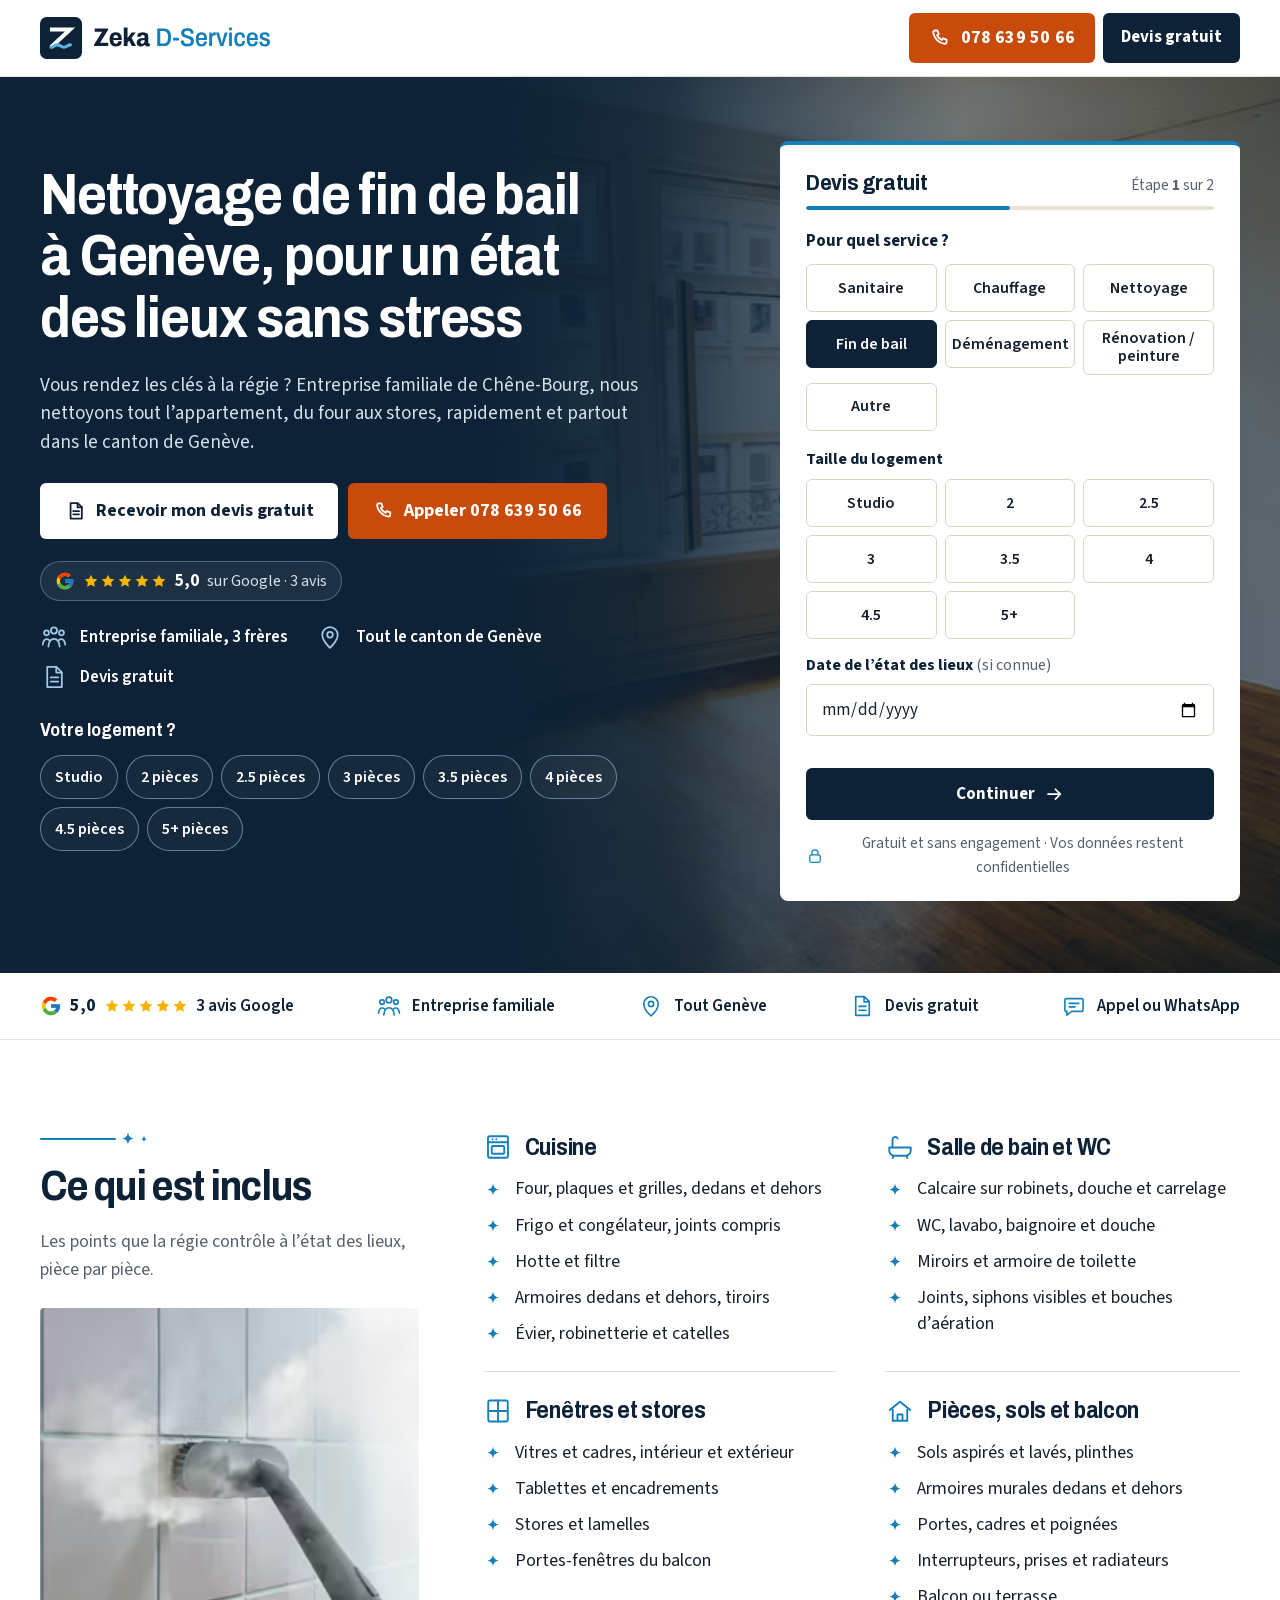
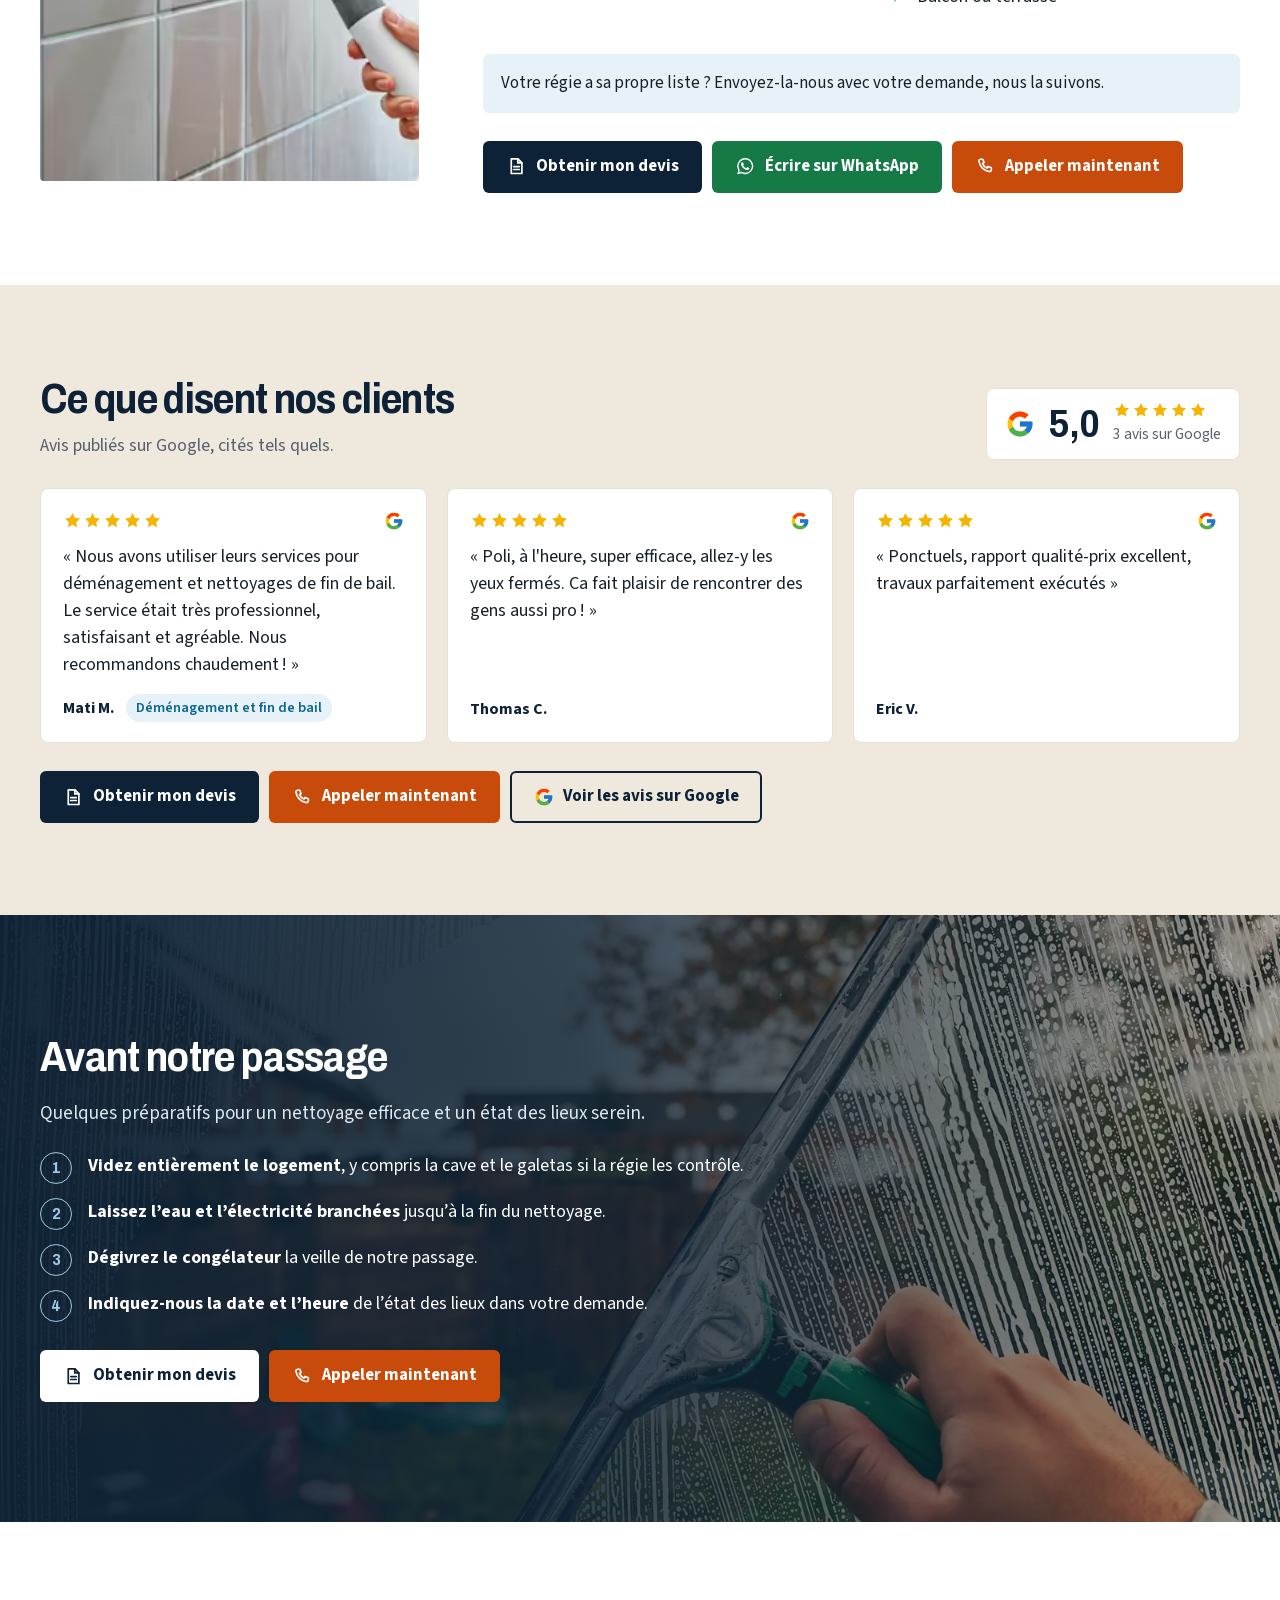
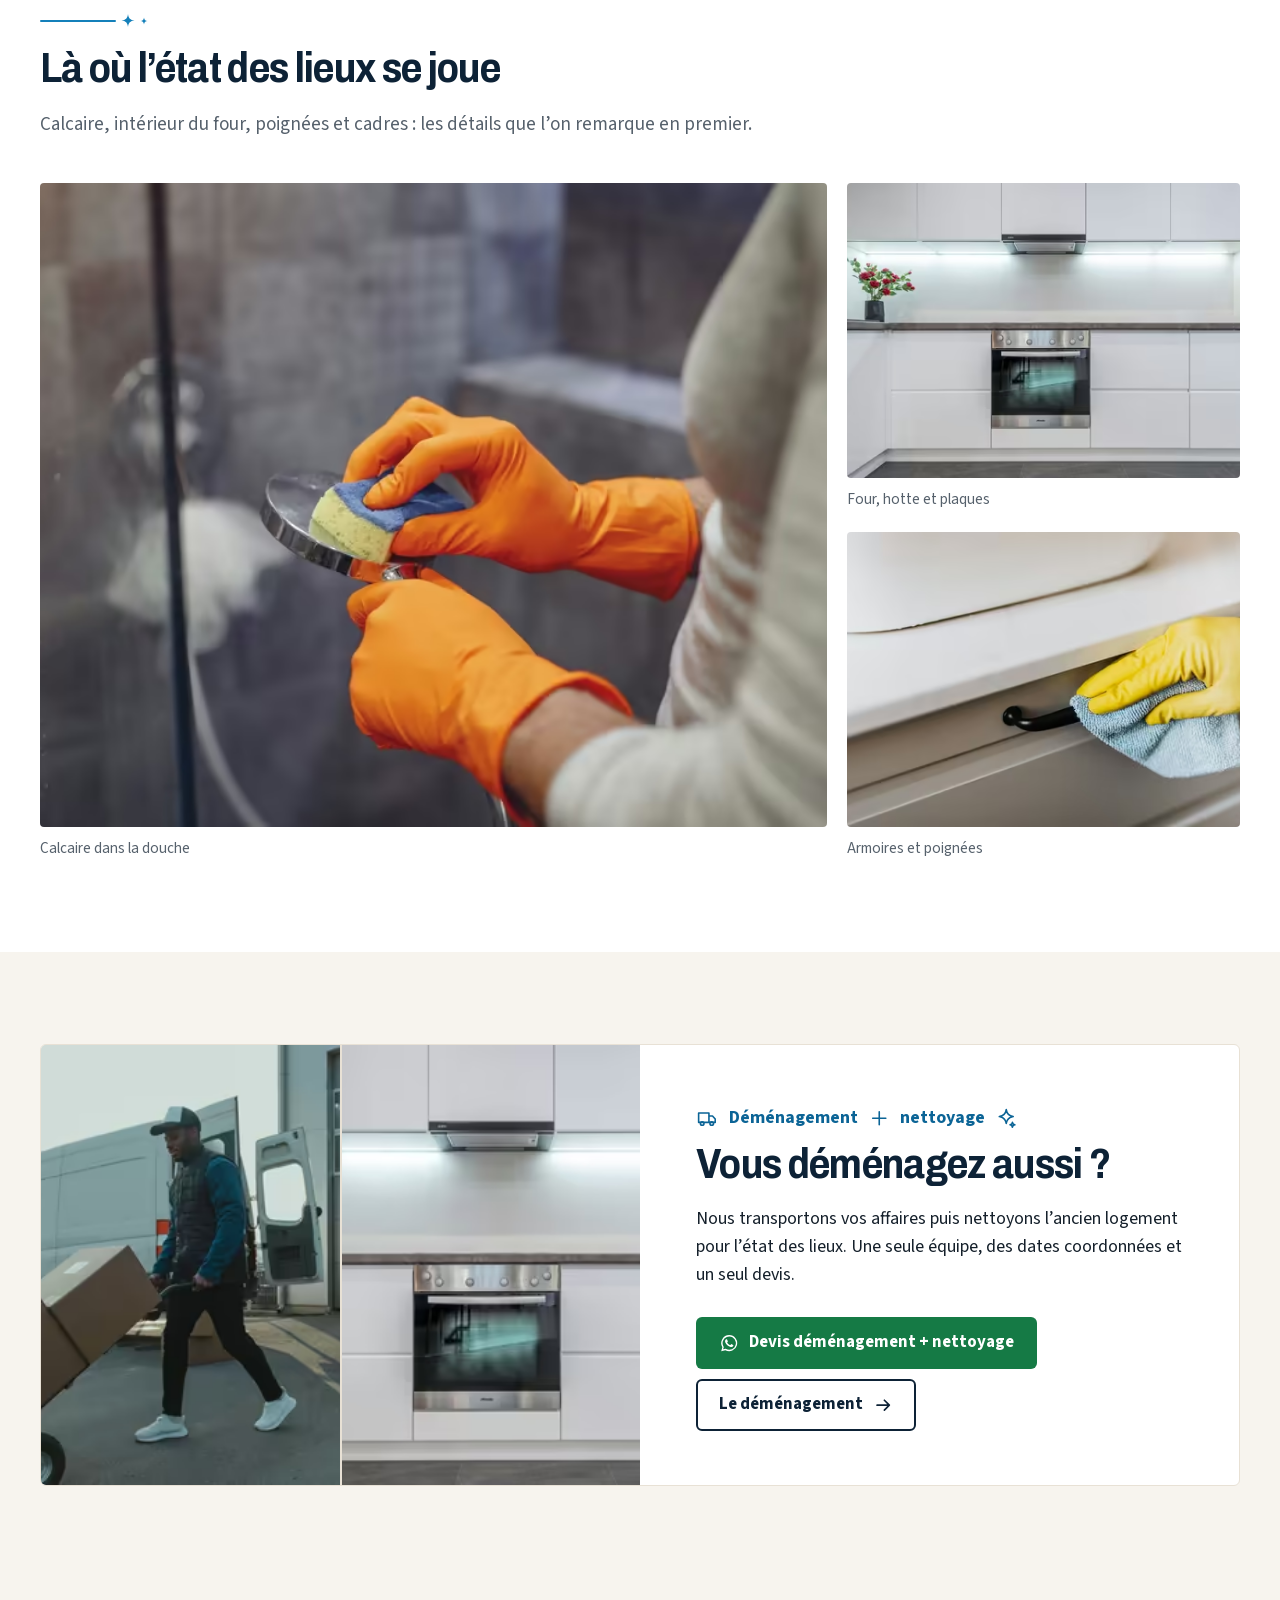
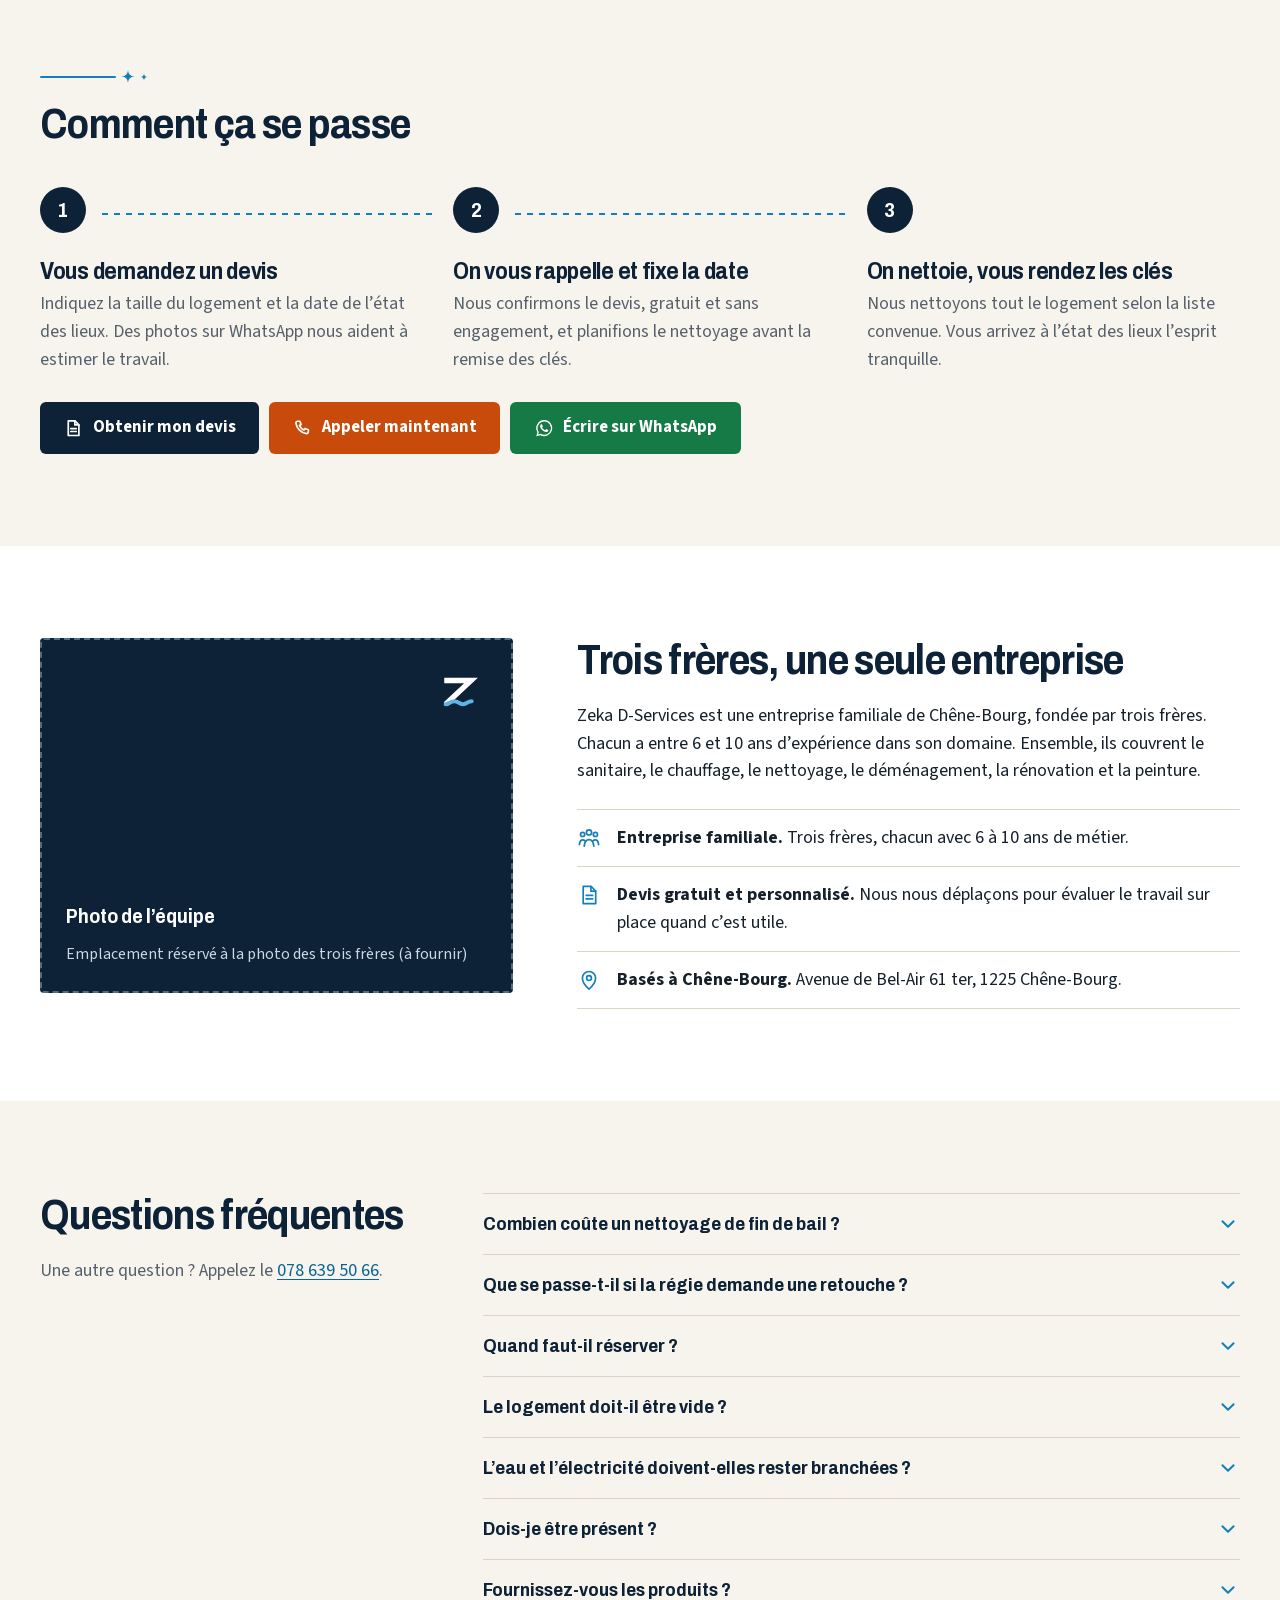
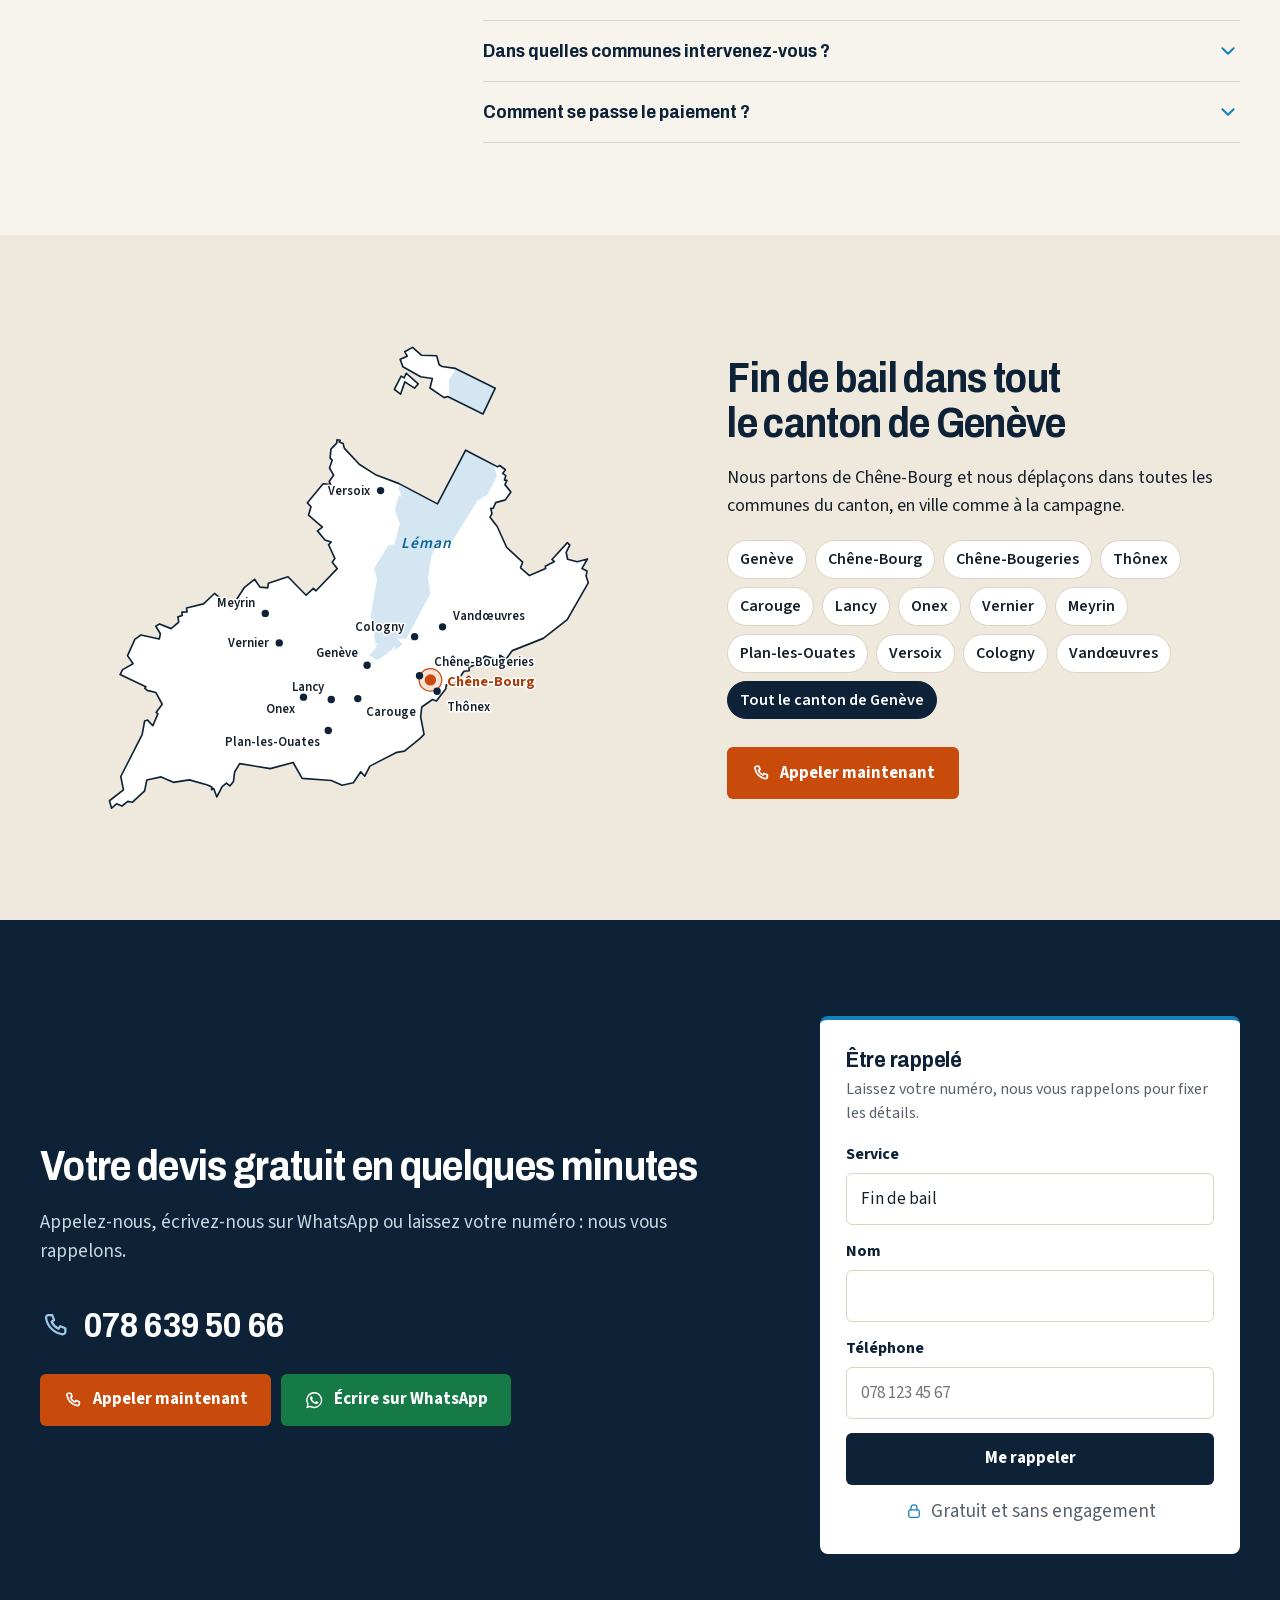
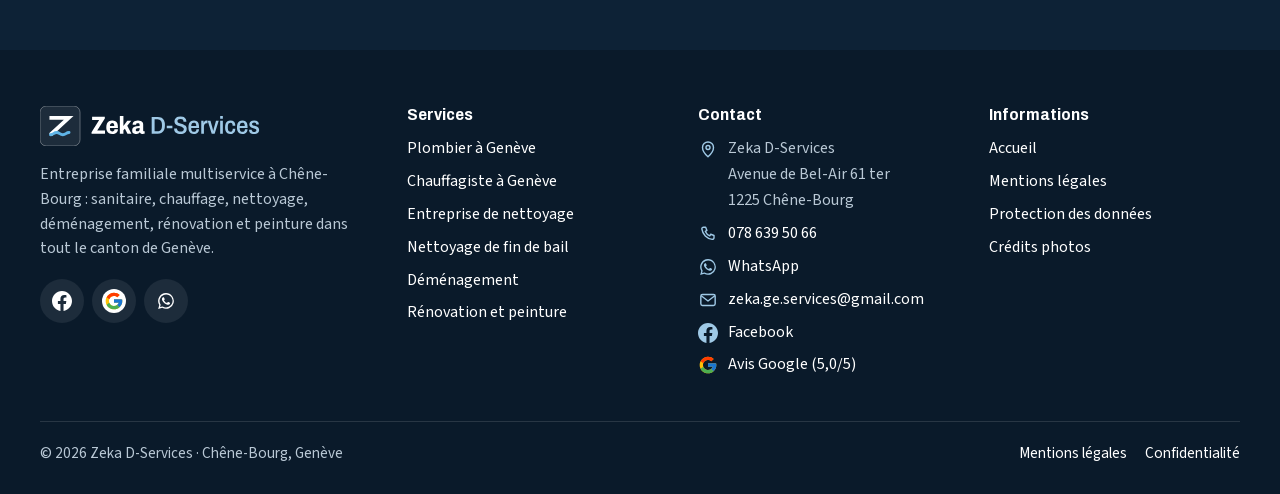
<file: nettoyage-fin-de-bail-geneve/index.html>
<!doctype html>
<html lang="fr-CH" data-root="../" data-page="fin-de-bail">
<head>
<meta charset="utf-8">
<meta name="viewport" content="width=device-width, initial-scale=1, viewport-fit=cover">
<title>Nettoyage fin de bail Genève · État des lieux · Devis gratuit · Zeka D-Services</title>
<meta name="description" content="Nettoyage de fin de bail à Genève pour un état des lieux sans stress : cuisine, four, calcaire, vitres, stores, armoires. Studio à 5.5 pièces, devis gratuit. Entreprise familiale.">
<link rel="canonical" href="https://welcometothenextlevel.github.io/zekadservices/nettoyage-fin-de-bail-geneve/">
<meta property="og:type" content="website">
<meta property="og:locale" content="fr_CH">
<meta property="og:site_name" content="Zeka D-Services">
<meta property="og:title" content="Nettoyage fin de bail Genève · État des lieux · Devis gratuit · Zeka D-Services">
<meta property="og:description" content="Nettoyage de fin de bail à Genève pour un état des lieux sans stress : cuisine, four, calcaire, vitres, stores, armoires. Studio à 5.5 pièces, devis gratuit. Entreprise familiale.">
<meta property="og:url" content="https://welcometothenextlevel.github.io/zekadservices/nettoyage-fin-de-bail-geneve/">
<meta property="og:image" content="https://welcometothenextlevel.github.io/zekadservices/img/og-share.jpg">
<meta property="og:image:width" content="1200">
<meta property="og:image:height" content="630">
<meta name="twitter:card" content="summary_large_image">
<meta name="theme-color" content="#0D2236">
<meta name="format-detection" content="telephone=no">
<link rel="icon" href="../favicon.svg" type="image/svg+xml">
<link rel="icon" href="../favicon.ico" sizes="32x32">
<link rel="apple-touch-icon" href="../apple-touch-icon.png">
<link rel="manifest" href="../site.webmanifest">
<link rel="preload" href="../fonts/archivo-latin.woff2" as="font" type="font/woff2" crossorigin>
<link rel="preload" href="../fonts/source-sans-3-latin.woff2" as="font" type="font/woff2" crossorigin>
<link rel="preload" as="image" type="image/avif" media="(min-width: 960px)" imagesrcset="../img/stock/appartement-vide-480.avif 480w, ../img/stock/appartement-vide-800.avif 800w, ../img/stock/appartement-vide-1200.avif 1200w, ../img/stock/appartement-vide-1600.avif 1600w" imagesizes="62vw" fetchpriority="high"><style>@font-face{font-family:"Archivo";src:url(../fonts/archivo-latin.woff2) format("woff2");font-weight:100 900;font-display:swap}@font-face{font-family:"Source Sans 3";src:url(../fonts/source-sans-3-latin.woff2) format("woff2");font-weight:200 900;font-display:swap}@font-face{font-family:"Archivo Fallback";src:local("Arial Bold"),local("Arial-BoldMT"),local("Arial");font-weight:700;size-adjust:87.96%;ascent-override:99.81%;descent-override:23.87%;line-gap-override:0%}@font-face{font-family:"Source Fallback";src:local("Arial"),local("ArialMT");font-weight:400;size-adjust:93.82%;ascent-override:109.15%;descent-override:42.64%;line-gap-override:0%}@font-face{font-family:"Source Fallback";src:local("Arial Bold"),local("Arial-BoldMT");font-weight:600 700;size-adjust:91%;ascent-override:112.5%;descent-override:44%;line-gap-override:0%}:root{--navy:#0D2236;--navy-2:#14304C;--navy-3:#0A1A2A;--blue:#1480BA;--blue-ink:#0B6496;--sky:#9FC9E6;--sky-2:#E6F1F8;--orange:#C84B0C;--orange-h:#A93E08;--wa:#157A45;--wa-h:#0F6036;--paper:#F7F4EE;--paper-2:#EEE8DD;--line:#DCD3C4;--line-2:#E8E1D5;--ink:#15202B;--muted:#56616C;--r:6px;--wrap:1200px;--hd:64px;--gut:16px;--ff-h:"Archivo","Archivo Fallback",Arial,sans-serif;--ff-b:"Source Sans 3","Source Fallback",Arial,sans-serif}@media (min-width:600px){:root{--gut:24px}}@media (min-width:960px){:root{--hd:76px;--gut:32px}}*,*::before,*::after{box-sizing:border-box}html{-webkit-text-size-adjust:100%;scroll-padding-top:calc(var(--hd) + 16px)}body{margin:0;font:400 1.125rem/1.55 var(--ff-b);color:var(--ink);background:var(--paper);overflow-x:hidden;-webkit-font-smoothing:antialiased;text-rendering:optimizeLegibility}img,svg,video{display:block;max-width:100%}img{height:auto}a{color:var(--blue-ink);text-underline-offset:.18em}button,input,select,textarea{font:inherit;color:inherit}h1,h2,h3,h4{font-family:var(--ff-h);font-weight:700;line-height:1.08;letter-spacing:-.012em;margin:0 0 .45em;color:var(--navy);text-wrap:balance}h1{font-size:clamp(2.05rem,1.35rem + 3.1vw,3.55rem);letter-spacing:-.02em}h2{font-size:clamp(1.7rem,1.25rem + 1.9vw,2.6rem);letter-spacing:-.016em}h3{font-size:clamp(1.22rem,1.1rem + .5vw,1.45rem)}p{margin:0 0 1em}ul,ol{margin:0;padding:0}.wrap{width:100%;max-width:calc(var(--wrap) + 2 * var(--gut));margin:0 auto;padding:0 var(--gut)}.sr{position:absolute!important;width:1px;height:1px;margin:-1px;overflow:hidden;clip:rect(0 0 0 0);white-space:nowrap;border:0}.skip{position:absolute;left:8px;top:-60px;z-index:100;background:var(--navy);color:#fff;padding:10px 16px;border-radius:var(--r)}.skip:focus{top:8px}:focus-visible{outline:3px solid var(--blue);outline-offset:3px}.ic{width:1.25em;height:1.25em;flex:none;fill:none;stroke:currentColor;stroke-width:1.7;stroke-linecap:round;stroke-linejoin:round}.btn{display:inline-flex;align-items:center;justify-content:center;gap:.55em;min-height:52px;padding:.7em 1.25em;border:2px solid transparent;border-radius:var(--r);font:700 1.0625rem/1.15 var(--ff-b);text-decoration:none;text-align:center;cursor:pointer;transition:background-color .15s,border-color .15s,color .15s}.btn .ic{width:1.2em;height:1.2em;stroke-width:2}.btn-call{background:var(--orange);color:#fff}.btn-call:hover{background:var(--orange-h)}.btn-quote{background:var(--navy);color:#fff}.btn-quote:hover{background:var(--navy-2)}.btn-wa{background:var(--wa);color:#fff}.btn-wa:hover{background:var(--wa-h)}.btn-line{background:transparent;color:var(--navy);border-color:var(--navy)}.btn-line:hover{background:var(--navy);color:#fff}.btn-light{background:#fff;color:var(--navy)}.btn-light:hover{background:var(--sky-2)}.btn-block{width:100%}.btn-lg{min-height:56px;font-size:1.125rem}.hd{position:sticky;top:0;z-index:60;background:#fff;border-bottom:1px solid var(--line-2)}.hd-in{display:flex;align-items:center;gap:12px;height:var(--hd)}.hd-logo{display:block;margin-right:auto;flex:none}.hd-logo img{width:auto;height:34px}.hd-nav{display:none}.hd-cta{display:flex;align-items:center;gap:8px}.hd .btn{min-height:44px;padding:.5em .95em;font-size:1rem}.hd .hd-phone{width:46px;height:46px;min-height:46px;padding:0;border-radius:50%}.hd-phone .ic{width:22px;height:22px}.hd-phone span,.hd-quote .l-long{display:none}@media (min-width:380px){.hd-logo img{height:38px}}@media (min-width:760px){.hd .hd-phone{width:auto;height:auto;border-radius:var(--r);padding:.5em 1.05em}.hd-phone span,.hd-quote .l-long{display:inline}.hd-quote .l-short{display:none}}@media (min-width:960px){.hd-logo img{height:42px}.hd .btn{min-height:50px;font-size:1.0625rem}.hd-phone .num{font-size:1.125rem;letter-spacing:.01em}}@media (min-width:1180px){.hd-nav{display:flex;gap:2px;margin-right:12px}.hd-nav a{padding:10px 11px;color:var(--ink);text-decoration:none;font-weight:600;font-size:1rem;border-radius:var(--r)}.hd-nav a:hover{background:var(--paper)}}.hero{position:relative;background:var(--navy);color:#fff;overflow:hidden;isolation:isolate}.hero-media{display:none}.hero-in{position:relative;display:grid;gap:0;padding-top:30px}.hero h1{color:#fff;margin-bottom:.4em}.hero-sub{font-size:1.1875rem;line-height:1.5;color:#D5E2EC;max-width:34em;margin-bottom:1.35em}.hero-ctas{display:grid;gap:10px;margin-bottom:22px}.hero-ctas .btn-quote{background:#fff;color:var(--navy)}.hero-ctas .btn-quote:hover{background:var(--sky-2)}.stars{display:inline-flex;gap:1px;color:#F4B400;line-height:0}.stars .ic{width:16px;height:16px;fill:currentColor;stroke:none}.gl{width:20px;height:20px;flex:none}.g-badge{display:inline-flex;flex-wrap:wrap;align-items:center;gap:6px 8px;margin:0 0 22px;padding:9px 14px;border-radius:999px;background:rgba(255,255,255,.07);border:1px solid rgba(159,201,230,.35);color:#fff;text-decoration:none;font-size:1rem;line-height:1.2}.g-badge:hover{background:rgba(255,255,255,.13)}.g-badge b{font-size:1.0625rem}.g-badge span:last-child{color:#D5E2EC}.trust3{list-style:none;display:grid;gap:10px;margin:0 0 26px}.trust3 li{white-space:nowrap}.trust3 li{display:flex;align-items:center;gap:12px;font-weight:600;font-size:1.0625rem;color:#fff}.trust3 .ic{width:28px;height:28px;color:var(--sky);stroke-width:1.5}.hero-form{margin:0 calc(-1 * var(--gut));padding:28px var(--gut) 36px;background:var(--paper);color:var(--ink)}@media (min-width:600px){.hero-ctas{grid-template-columns:auto auto;justify-content:start}.trust3{display:flex;flex-wrap:wrap;gap:12px 28px}}@media (min-width:960px){.hero-media{display:block;position:absolute;inset:0 0 0 auto;width:62%;z-index:-1}.hero-media picture,.hero-media img,.hero-media video{position:absolute;inset:0;width:100%;height:100%;object-fit:cover}.hero-media video{opacity:0;transition:opacity .6s}.hero-media video.on{opacity:1}.hero-media::after{content:"";position:absolute;inset:0;background:linear-gradient(90deg,var(--navy) 0%,rgba(13,34,54,.9) 22%,rgba(13,34,54,.45) 60%,rgba(13,34,54,.55) 100%)}.hero-in{grid-template-columns:minmax(0,1fr) 440px;gap:56px;align-items:center;padding-top:64px;padding-bottom:72px;min-height:min(720px,calc(100vh - var(--hd)))}.hero-copy{max-width:620px}.hero-form{margin:0;padding:0;background:none}}@media (min-width:1280px){.hero-in{grid-template-columns:minmax(0,1fr) 460px;gap:80px}}@media (min-width:960px) and (max-width:1199px){.hero-ctas{grid-template-columns:1fr;max-width:400px}}.hero-ctas .btn{white-space:nowrap}.pb{margin:0 0 26px}.pb-q{font-family:var(--ff-h);font-weight:700;font-size:1.125rem;margin:0 0 10px;color:#fff}.pb-list{display:flex;flex-wrap:wrap;gap:8px}.pb-chip{min-height:44px;padding:8px 14px;border:1.5px solid rgba(159,201,230,.55);border-radius:999px;background:rgba(255,255,255,.04);color:#fff;font-weight:600;font-size:1rem;cursor:pointer;display:inline-flex;align-items:center;gap:8px}.pb-chip:hover,.pb-chip[aria-pressed="true"]{background:#fff;color:var(--navy);border-color:#fff}.pb-chip .ic{width:18px;height:18px;color:var(--sky)}.pb-chip:hover .ic,.pb-chip[aria-pressed="true"] .ic{color:var(--blue)}.pb-panel{margin-top:12px;padding:16px;border-radius:var(--r);background:var(--navy-2);border:1px solid rgba(159,201,230,.3)}.pb-panel p{margin:0 0 12px;color:#E4EDF4}.pb-panel .btns{display:flex;flex-wrap:wrap;gap:8px}.pb-panel .btn{min-height:48px}.qf{background:#fff;color:var(--ink);border-radius:8px;box-shadow:0 1px 2px rgba(13,34,54,.06),0 12px 40px -12px rgba(13,34,54,.28);padding:22px 18px 20px;border-top:4px solid var(--blue)}.qf-head{display:flex;flex-wrap:wrap;align-items:baseline;justify-content:space-between;gap:4px 12px;margin-bottom:6px}.qf-title{font-family:var(--ff-h);font-weight:700;font-size:1.4rem;color:var(--navy);margin:0}.qf-steplabel{margin:0;font-size:.95rem;color:var(--muted)}.qf-bar{height:4px;background:var(--line-2);border-radius:4px;margin:8px 0 18px;overflow:hidden}.qf-bar span{display:block;height:100%;width:50%;background:var(--blue);border-radius:4px;transition:width .25s}.qf[data-step="2"] .qf-bar span{width:100%}.qf fieldset{border:0;margin:0;padding:0;min-width:0}.qf legend{font-weight:700;font-size:1.0625rem;margin:0 0 10px;padding:0;color:var(--navy)}.qf-sub{font-weight:700;font-size:1rem;margin:16px 0 8px;color:var(--navy)}.chips{display:grid;grid-template-columns:repeat(2,minmax(0,1fr));gap:8px}.chips--rooms{grid-template-columns:repeat(4,minmax(0,1fr))}.chips--yn{grid-template-columns:repeat(2,minmax(0,1fr))}.chip{position:relative;display:block}.chip input{position:absolute;opacity:0;inset:0;width:100%;height:100%;margin:0;cursor:pointer}.chip span{display:flex;align-items:center;justify-content:center;min-height:48px;padding:8px 10px;border:1.5px solid var(--line);border-radius:var(--r);background:#fff;font-weight:600;font-size:1rem;line-height:1.15;text-align:center;transition:border-color .12s,background-color .12s}.chip input:hover+span{border-color:var(--blue)}.chip input:checked+span{border-color:var(--navy);background:var(--navy);color:#fff}.chip input:focus-visible+span{outline:3px solid var(--blue);outline-offset:2px}.field{margin:0 0 14px}.field label{display:block;font-weight:700;font-size:1rem;margin:0 0 6px;color:var(--navy)}.field .opt{font-weight:400;color:var(--muted)}.field input,.field textarea,.field select{display:block;width:100%;min-height:52px;padding:12px 14px;border:1.5px solid var(--line);border-radius:var(--r);background:#fff;font-size:1.0625rem;line-height:1.3;appearance:none}.field textarea{min-height:96px;resize:vertical}.field input:focus,.field textarea:focus,.field select:focus{outline:none;border-color:var(--blue);box-shadow:0 0 0 3px rgba(20,128,186,.22)}.field [aria-invalid="true"]{border-color:#B42318}.err{display:block;margin-top:6px;font-size:.95rem;font-weight:600;color:#B42318}.err:empty{display:none}.qf-photo{display:flex;gap:10px;align-items:flex-start;margin:4px 0 16px;padding:12px 14px;border-radius:var(--r);background:#EDF6F0;font-size:1rem;line-height:1.4}.qf-photo .ic{color:var(--wa);width:22px;height:22px;margin-top:1px}.qf-photo a{color:var(--wa-h);font-weight:700}.qf-actions{display:flex;gap:10px;align-items:stretch}.qf-actions .btn-quote{flex:1}.qf-back{min-height:52px;padding:0 14px;border:1.5px solid var(--line);border-radius:var(--r);background:#fff;font-weight:600;cursor:pointer}.qf-back:hover{border-color:var(--navy)}.qf-reassure{display:flex;align-items:center;justify-content:center;gap:8px;margin:12px 0 0;font-size:.95rem;color:var(--muted);text-align:center}.qf-reassure .ic{width:18px;height:18px;color:var(--blue)}.qf-status{margin:10px 0 0;font-weight:600}.qf-status:empty{display:none}.qf-status.is-err{color:#B42318}.hp{position:absolute!important;left:-9999px;width:1px;height:1px;overflow:hidden}.qf [hidden]{display:none!important}@media (min-width:600px){.chips{grid-template-columns:repeat(3,minmax(0,1fr))}}@media (min-width:960px){.qf{padding:26px 26px 22px}.chips{grid-template-columns:repeat(2,minmax(0,1fr))}}@media (min-width:1280px){.chips{grid-template-columns:repeat(3,minmax(0,1fr))}.chips .chip--wide{grid-column:span 1}}.nw{white-space:nowrap}</style>
<link rel="stylesheet" href="../css/site.css?v=4" media="print" onload="this.media='all'">
<noscript><link rel="stylesheet" href="../css/site.css?v=4"></noscript>
<script type="application/ld+json">{"@context":"https://schema.org","@graph":[{"@type":["HomeAndConstructionBusiness"],"@id":"https://welcometothenextlevel.github.io/zekadservices/#entreprise","name":"Zeka D-Services","description":"Entreprise familiale multiservice à Chêne-Bourg (Genève) : sanitaire, chauffage, nettoyage, fin de bail, déménagement, rénovation et peinture.","url":"https://welcometothenextlevel.github.io/zekadservices/","logo":"https://welcometothenextlevel.github.io/zekadservices/img/brand/logo.png","image":"https://welcometothenextlevel.github.io/zekadservices/img/og-share.jpg","telephone":"+41 78 639 50 66","currenciesAccepted":"CHF","address":{"@type":"PostalAddress","streetAddress":"Avenue de Bel-Air 61 ter","postalCode":"1225","addressLocality":"Chêne-Bourg","addressRegion":"GE","addressCountry":"CH"},"geo":{"@type":"GeoCoordinates","latitude":46.20198,"longitude":6.20005},"sameAs":["https://www.facebook.com/profile.php?id=61575238847470","https://maps.google.com/?cid=4459338747840241714"],"areaServed":[{"@type":"AdministrativeArea","name":"Canton de Genève"},{"@type":"City","name":"Genève"},{"@type":"City","name":"Chêne-Bourg"},{"@type":"City","name":"Chêne-Bougeries"},{"@type":"City","name":"Thônex"},{"@type":"City","name":"Carouge"},{"@type":"City","name":"Lancy"},{"@type":"City","name":"Onex"},{"@type":"City","name":"Vernier"},{"@type":"City","name":"Meyrin"},{"@type":"City","name":"Plan-les-Ouates"},{"@type":"City","name":"Versoix"},{"@type":"City","name":"Cologny"},{"@type":"City","name":"Vandœuvres"}]},{"@type":"Service","name":"Nettoyage de fin de bail à Genève pour l’état des lieux","serviceType":"Nettoyage de fin de bail","url":"https://welcometothenextlevel.github.io/zekadservices/nettoyage-fin-de-bail-geneve/","provider":{"@id":"https://welcometothenextlevel.github.io/zekadservices/#entreprise"},"areaServed":{"@type":"AdministrativeArea","name":"Canton de Genève"},"offers":{"@type":"Offer","description":"Devis gratuit et sans engagement","priceCurrency":"CHF"}},{"@type":"BreadcrumbList","itemListElement":[{"@type":"ListItem","position":1,"name":"Accueil","item":"https://welcometothenextlevel.github.io/zekadservices/"},{"@type":"ListItem","position":2,"name":"Nettoyage de fin de bail à Genève","item":"https://welcometothenextlevel.github.io/zekadservices/nettoyage-fin-de-bail-geneve/"}]},{"@type":"FAQPage","mainEntity":[{"@type":"Question","name":"Combien coûte un nettoyage de fin de bail ?","acceptedAnswer":{"@type":"Answer","text":"Le prix dépend du nombre de pièces, de l’état du logement et des extras comme le balcon ou les stores. Indiquez la taille du logement dans le formulaire : le devis est gratuit et sans engagement."}},{"@type":"Question","name":"Que se passe-t-il si la régie demande une retouche ?","acceptedAnswer":{"@type":"Answer","text":"Appelez-nous dès l’état des lieux. Les conditions d’un éventuel passage complémentaire sont précisées dans votre devis."}},{"@type":"Question","name":"Quand faut-il réserver ?","acceptedAnswer":{"@type":"Answer","text":"Dès que vous connaissez la date de l’état des lieux. Indiquez-la dans votre demande pour que nous planifiions le nettoyage juste avant."}},{"@type":"Question","name":"Le logement doit-il être vide ?","acceptedAnswer":{"@type":"Answer","text":"Oui, idéalement entièrement vide. Le nettoyage est plus rapide et plus complet. Si vous déménagez avec nous, nous coordonnons les deux."}},{"@type":"Question","name":"L’eau et l’électricité doivent-elles rester branchées ?","acceptedAnswer":{"@type":"Answer","text":"Oui, jusqu’à la fin du nettoyage. Nous en avons besoin pour l’eau chaude, l’éclairage et nos machines."}},{"@type":"Question","name":"Dois-je être présent ?","acceptedAnswer":{"@type":"Answer","text":"Pas pendant tout le nettoyage. Nous convenons ensemble de l’accès et de la remise des clés au moment du devis."}},{"@type":"Question","name":"Fournissez-vous les produits ?","acceptedAnswer":{"@type":"Answer","text":"Oui. Nous venons avec les produits adaptés, notamment contre le calcaire, et avec notre matériel."}},{"@type":"Question","name":"Dans quelles communes intervenez-vous ?","acceptedAnswer":{"@type":"Answer","text":"Nous intervenons dans tout le canton de Genève, notamment à Genève, Chêne-Bourg, Chêne-Bougeries, Thônex, Carouge, Lancy, Onex, Vernier, Meyrin, Plan-les-Ouates, Versoix, Cologny et Vandœuvres."}},{"@type":"Question","name":"Comment se passe le paiement ?","acceptedAnswer":{"@type":"Answer","text":"Les modalités de paiement sont précisées dans votre devis. Posez-nous la question au moment du devis si vous avez une préférence."}}]}]}</script>
</head>
<body data-service="fin-de-bail">
<svg width="0" height="0" style="position:absolute" aria-hidden="true" focusable="false"><defs>
<symbol id="i-phone" viewBox="0 0 24 24"><path d="M6.6 3.8h2.6l1.5 3.9-1.9 1.2a10.6 10.6 0 0 0 5.3 5.3l1.2-1.9 3.9 1.5v2.6a2 2 0 0 1-2.1 2A14.6 14.6 0 0 1 4.6 5.9a2 2 0 0 1 2-2.1z"/></symbol>
<symbol id="i-wa" viewBox="0 0 24 24"><path stroke="none" fill="currentColor" d="M12.04 2.5a9.43 9.43 0 0 0-8.1 14.24L2.6 21.5l4.88-1.28a9.43 9.43 0 1 0 4.56-17.72zm0 17.26a7.8 7.8 0 0 1-3.98-1.09l-.29-.17-2.9.76.78-2.83-.19-.3a7.82 7.82 0 1 1 6.58 3.63zm4.29-5.86c-.24-.12-1.4-.69-1.61-.77-.22-.08-.38-.12-.54.12-.16.24-.62.77-.76.93-.14.16-.28.18-.52.06-.24-.12-1-.37-1.91-1.18-.7-.63-1.18-1.41-1.32-1.65-.14-.24-.01-.37.1-.49.11-.11.24-.28.36-.42.12-.14.16-.24.24-.4.08-.16.04-.3-.02-.42-.06-.12-.54-1.3-.74-1.78-.2-.47-.4-.4-.54-.41h-.46a.89.89 0 0 0-.64.3 2.7 2.7 0 0 0-.84 2c0 1.18.86 2.32.98 2.48.12.16 1.69 2.58 4.1 3.62.57.25 1.02.4 1.37.51.58.18 1.1.16 1.52.1.46-.07 1.4-.57 1.6-1.13.2-.55.2-1.03.14-1.13-.06-.1-.22-.16-.46-.28z"/></symbol>
<symbol id="i-family" viewBox="0 0 24 24"><circle cx="12" cy="6.4" r="2.6"/><circle cx="5.6" cy="8.4" r="2.1"/><circle cx="18.4" cy="8.4" r="2.1"/><path d="M7.2 20.2c.4-4.1 2.2-6.6 4.8-6.6s4.4 2.5 4.8 6.6"/><path d="M2.4 18.6c.3-3 1.6-4.7 3.4-4.7.9 0 1.6.3 2.2.9M21.6 18.6c-.3-3-1.6-4.7-3.4-4.7-.9 0-1.6.3-2.2.9"/></symbol>
<symbol id="i-pin" viewBox="0 0 24 24"><path d="M12 21.2s-6.6-5.7-6.6-11.1a6.6 6.6 0 0 1 13.2 0c0 5.4-6.6 11.1-6.6 11.1z"/><circle cx="12" cy="10.1" r="2.4"/></symbol>
<symbol id="i-doc" viewBox="0 0 24 24"><path d="M6.2 3.4h7.9l4.6 4.6v12.6H6.2z"/><path d="M13.9 3.5v4.7h4.7M9.2 12.4h6.4M9.2 15.9h6.4"/></symbol>
<symbol id="i-chat" viewBox="0 0 24 24"><path d="M5.2 5.2h13.6a1.6 1.6 0 0 1 1.6 1.6v8.6a1.6 1.6 0 0 1-1.6 1.6H10l-4.6 3.4V17H5.2a1.6 1.6 0 0 1-1.6-1.6V6.8a1.6 1.6 0 0 1 1.6-1.6z"/><path d="M7.6 9.6h8.8M7.6 12.8h5.4"/></symbol>
<symbol id="i-check" viewBox="0 0 24 24"><path d="M4.8 12.6l4.4 4.3L19.2 7"/></symbol>
<symbol id="i-arrow" viewBox="0 0 24 24"><path d="M4.8 12h14.2M13.4 6.2l5.8 5.8-5.8 5.8"/></symbol>
<symbol id="i-chev" viewBox="0 0 24 24"><path d="M6.4 9.2l5.6 5.6 5.6-5.6"/></symbol>
<symbol id="i-mail" viewBox="0 0 24 24"><rect x="3.4" y="5.4" width="17.2" height="13.2" rx="2"/><path d="M4.2 7.2l7.8 6 7.8-6"/></symbol>
<symbol id="i-drop" viewBox="0 0 24 24"><path d="M12 3.4s6.2 6.5 6.2 10.8a6.2 6.2 0 0 1-12.4 0C5.8 9.9 12 3.4 12 3.4z"/><path d="M9.2 14.6a2.9 2.9 0 0 0 2.6 2.6"/></symbol>
<symbol id="i-flame" viewBox="0 0 24 24"><path d="M12 21c-3.8 0-6.6-2.7-6.6-6.3 0-4.4 4.2-6.5 4.8-11.2 2.9 1.9 4.5 4.6 4.5 7.4.9-.5 1.6-1.6 1.8-2.9 1.4 1.5 2.1 3.5 2.1 5.4 0 4.1-2.8 7.6-6.6 7.6z"/><path d="M12 21c-1.7 0-2.9-1.2-2.9-2.9 0-1.9 1.7-2.9 2.3-4.8 1.6 1 2.9 2.6 2.9 4.5 0 1.9-.8 3.2-2.3 3.2z"/></symbol>
<symbol id="i-radiator" viewBox="0 0 24 24"><rect x="3.6" y="5.2" width="3.4" height="13" rx="1.7"/><rect x="8.6" y="5.2" width="3.4" height="13" rx="1.7"/><rect x="13.6" y="5.2" width="3.4" height="13" rx="1.7"/><path d="M17 9h3.4M5.2 18.2v1.6M15.4 18.2v1.6"/></symbol>
<symbol id="i-boiler" viewBox="0 0 24 24"><rect x="6.2" y="2.8" width="11.6" height="14.4" rx="2"/><circle cx="12" cy="11" r="2.2"/><path d="M9.2 6.2h5.6M9.6 17.2v3.6M14.4 17.2v3.6"/></symbol>
<symbol id="i-wrench" viewBox="0 0 24 24"><path d="M14.6 6.3a1 1 0 0 0 0 1.4l1.7 1.7a1 1 0 0 0 1.4 0l3.4-3.4a5.9 5.9 0 0 1-7.8 7.8l-6.9 6.9a2.1 2.1 0 0 1-3-3l6.9-6.9a5.9 5.9 0 0 1 7.8-7.8z"/></symbol>
<symbol id="i-shower" viewBox="0 0 24 24"><path d="M5 21V7.6a4 4 0 0 1 7.6-1.8"/><path d="M10.2 8.8a4.4 4.4 0 0 1 7.2 0z"/><path d="M11.4 12.2l-.6 1.4M13.8 12.2v1.6M16.2 12.2l.6 1.4M11 16.4l-.6 1.4M14 16.4v1.6M17 16.4l.6 1.4"/></symbol>
<symbol id="i-spark" viewBox="0 0 24 24"><path d="M12 2.8c.7 4.8 2.6 6.7 7.4 7.4-4.8.7-6.7 2.6-7.4 7.4-.7-4.8-2.6-6.7-7.4-7.4 4.8-.7 6.7-2.6 7.4-7.4z"/><path d="M18.6 16.4c.3 1.7 1 2.4 2.6 2.6-1.7.3-2.4 1-2.6 2.6-.3-1.7-1-2.4-2.6-2.6 1.7-.2 2.4-.9 2.6-2.6z"/></symbol>
<symbol id="i-kitchen" viewBox="0 0 24 24"><rect x="4" y="3.4" width="16" height="17.2" rx="1.6"/><path d="M4 8.2h16M7.6 5.8h.01M10.6 5.8h.01"/><rect x="7" y="11.2" width="10" height="6.2" rx="1"/></symbol>
<symbol id="i-bath" viewBox="0 0 24 24"><path d="M3.4 12.4h17.2v2.4a4.2 4.2 0 0 1-4.2 4.2H7.6a4.2 4.2 0 0 1-4.2-4.2z"/><path d="M6 12.4V6.2a2.2 2.2 0 0 1 4.1-1.1M7 19l-.9 1.8M17 19l.9 1.8"/></symbol>
<symbol id="i-window" viewBox="0 0 24 24"><rect x="4.2" y="3.6" width="15.6" height="16.8" rx="1.4"/><path d="M12 3.6v16.8M4.2 12h15.6"/></symbol>
<symbol id="i-home" viewBox="0 0 24 24"><path d="M3.8 11.2L12 4.6l8.2 6.6M6.2 9.4v10.4h11.6V9.4M10 19.8v-5h4v5"/></symbol>
<symbol id="i-building" viewBox="0 0 24 24"><path d="M5 20.4V4.6h9.4v15.8M14.4 9.4H19v11M3.4 20.4h17.2"/><path d="M8 8h3.4M8 11.4h3.4M8 14.8h3.4"/></symbol>
<symbol id="i-truck" viewBox="0 0 24 24"><path d="M2.8 6.4h11v10H2.8zM13.8 9.6h3.8l2.9 3.2v3.6h-6.7"/><circle cx="6.6" cy="17.6" r="1.9"/><circle cx="16.8" cy="17.6" r="1.9"/></symbol>
<symbol id="i-box" viewBox="0 0 24 24"><path d="M3.6 7.6L12 3.4l8.4 4.2v8.8L12 20.6l-8.4-4.2z"/><path d="M3.6 7.6L12 11.8l8.4-4.2M12 11.8v8.8M7.8 5.5l8.4 4.2"/></symbol>
<symbol id="i-roller" viewBox="0 0 24 24"><rect x="3.6" y="3.4" width="13.2" height="5.2" rx="1.2"/><path d="M16.8 6h2.8v4.8H11.2v3.2"/><rect x="9.8" y="14" width="2.8" height="6.8" rx="1"/></symbol>
<symbol id="i-key" viewBox="0 0 24 24"><circle cx="8" cy="15.6" r="4.2"/><path d="M11 12.6l8.6-8.6M16.2 7.4l2.4 2.4M13.8 9.8l2 2"/></symbol>
<symbol id="i-cal" viewBox="0 0 24 24"><rect x="3.8" y="5.4" width="16.4" height="14.8" rx="2"/><path d="M3.8 10h16.4M8.4 3.4v4M15.6 3.4v4"/></symbol>
<symbol id="i-camera" viewBox="0 0 24 24"><rect x="3.4" y="7" width="17.2" height="12.4" rx="2"/><circle cx="12" cy="13.2" r="3.4"/><path d="M8.6 7l1.6-2.6h3.6L15.4 7"/></symbol>
<symbol id="i-lock" viewBox="0 0 24 24"><rect x="5" y="10.4" width="14" height="10" rx="2"/><path d="M8 10.4V7.8a4 4 0 0 1 8 0v2.6"/></symbol>
<symbol id="i-plus" viewBox="0 0 24 24"><path d="M12 5v14M5 12h14"/></symbol>
<symbol id="i-back" viewBox="0 0 24 24"><path d="M19.2 12H5M10.6 6.2L4.8 12l5.8 5.8"/></symbol>
<symbol id="i-star" viewBox="0 0 24 24"><path stroke="none" fill="currentColor" d="M12 2.6l2.9 6 6.5.9-4.7 4.6 1.1 6.5L12 17.5l-5.8 3.1 1.1-6.5-4.7-4.6 6.5-.9z"/></symbol>
<symbol id="i-fb" viewBox="0 0 24 24"><path stroke="none" fill="currentColor" d="M24 12.07C24 5.41 18.63 0 12 0S0 5.41 0 12.07C0 18.1 4.39 23.1 10.13 24v-8.44H7.08v-3.49h3.04V9.41c0-3.02 1.79-4.69 4.53-4.69 1.31 0 2.68.24 2.68.24v2.97h-1.51c-1.49 0-1.96.93-1.96 1.89v2.25h3.33l-.53 3.49h-2.8V24C19.61 23.1 24 18.1 24 12.07z"/></symbol>
<symbol id="i-g" viewBox="0 0 48 48"><path stroke="none" fill="#FFC107" d="M43.6 20.5H42V20H24v8h11.3C33.7 32.7 29.2 36 24 36c-6.6 0-12-5.4-12-12s5.4-12 12-12c3.1 0 5.8 1.2 7.9 3.1l5.7-5.7C34 6.1 29.3 4 24 4 13 4 4 13 4 24s9 20 20 20 20-9 20-20c0-1.3-.1-2.4-.4-3.5z"/><path stroke="none" fill="#FF3D00" d="M6.3 14.7l6.6 4.8C14.7 15.1 19 12 24 12c3.1 0 5.8 1.2 7.9 3.1l5.7-5.7C34 6.1 29.3 4 24 4 16.3 4 9.7 8.3 6.3 14.7z"/><path stroke="none" fill="#4CAF50" d="M24 44c5.2 0 9.9-2 13.4-5.2l-6.2-5.2A11.9 11.9 0 0 1 24 36c-5.2 0-9.6-3.3-11.3-8l-6.5 5C9.5 39.6 16.2 44 24 44z"/><path stroke="none" fill="#1976D2" d="M43.6 20.5H42V20H24v8h11.3a12 12 0 0 1-4.1 5.6l6.2 5.2C37 39.2 44 34 44 24c0-1.3-.1-2.4-.4-3.5z"/></symbol>
</defs></svg>
<a class="skip" href="#main">Aller au contenu</a>
<header class="hd" data-service="fin-de-bail"><div class="wrap hd-in">
<a class="hd-logo" href="../"><img src="../img/brand/logo.svg" width="244" height="44" alt="Zeka D-Services, accueil"></a>
<div class="hd-cta">
<a class="btn btn-call hd-phone" href="tel:+41786395066" data-service="fin-de-bail" data-loc="header" aria-label="Appeler le 078 639 50 66"><svg class="ic" aria-hidden="true"><use href="#i-phone"></use></svg><span class="num" data-phone>078 639 50 66</span></a>
<a class="btn btn-quote hd-quote" href="#devis" data-service="fin-de-bail" data-loc="header"><span class="l-long">Devis gratuit</span><span class="l-short">Devis</span></a>
</div></div></header>
<main id="main">
<section class="hero" data-service="fin-de-bail"><div class="hero-media" aria-hidden="true"><picture><source media="(min-width: 960px)" type="image/avif" srcset="../img/stock/appartement-vide-480.avif 480w, ../img/stock/appartement-vide-800.avif 800w, ../img/stock/appartement-vide-1200.avif 1200w, ../img/stock/appartement-vide-1600.avif 1600w" sizes="62vw"><source media="(min-width: 960px)" type="image/webp" srcset="../img/stock/appartement-vide-480.webp 480w, ../img/stock/appartement-vide-800.webp 800w, ../img/stock/appartement-vide-1200.webp 1200w, ../img/stock/appartement-vide-1600.webp 1600w" sizes="62vw"><img src="[data-uri]" alt="" width="1600" height="1000" fetchpriority="high" decoding="async"></picture></div>
<div class="hero-in wrap">
<div class="hero-copy">
<h1>Nettoyage de fin de bail à Genève, pour un état des lieux sans stress</h1>
<p class="hero-sub">Vous rendez les clés à la régie&nbsp;? Entreprise familiale de Chêne-Bourg, nous nettoyons tout l’appartement, du four aux stores, rapidement et partout dans le canton de Genève.</p>
<div class="hero-ctas"><a class="btn btn-quote btn-lg" href="#devis" data-service="fin-de-bail" data-loc="hero"><svg class="ic" aria-hidden="true"><use href="#i-doc"></use></svg><span>Recevoir mon devis gratuit</span></a><a class="btn btn-call btn-lg" href="tel:+41786395066" data-service="fin-de-bail" data-loc="hero"><svg class="ic" aria-hidden="true"><use href="#i-phone"></use></svg><span>Appeler <span class="nw" data-phone>078 639 50 66</span></span></a></div>
<a class="g-badge" href="#avis" data-loc="hero" aria-label="Note 5,0 sur 5 sur Google, 3 avis. Lire les avis"><svg class="gl" aria-hidden="true"><use href="#i-g"></use></svg><span class="stars" aria-hidden="true"><svg class="ic" aria-hidden="true"><use href="#i-star"></use></svg><svg class="ic" aria-hidden="true"><use href="#i-star"></use></svg><svg class="ic" aria-hidden="true"><use href="#i-star"></use></svg><svg class="ic" aria-hidden="true"><use href="#i-star"></use></svg><svg class="ic" aria-hidden="true"><use href="#i-star"></use></svg></span><b>5,0</b><span>sur Google · 3 avis</span></a>
<ul class="trust3"><li><svg class="ic" aria-hidden="true"><use href="#i-family"></use></svg>Entreprise familiale, 3 frères</li><li><svg class="ic" aria-hidden="true"><use href="#i-pin"></use></svg>Tout le canton de Genève</li><li><svg class="ic" aria-hidden="true"><use href="#i-doc"></use></svg>Devis gratuit</li></ul>
<div class="pb"><p class="pb-q" id="rooms-q">Votre logement&nbsp;?</p><div class="pb-list" role="group" aria-labelledby="rooms-q"><button type="button" class="pb-chip" data-rooms="Studio">Studio</button><button type="button" class="pb-chip" data-rooms="2">2 pièces</button><button type="button" class="pb-chip" data-rooms="2.5">2.5 pièces</button><button type="button" class="pb-chip" data-rooms="3">3 pièces</button><button type="button" class="pb-chip" data-rooms="3.5">3.5 pièces</button><button type="button" class="pb-chip" data-rooms="4">4 pièces</button><button type="button" class="pb-chip" data-rooms="4.5">4.5 pièces</button><button type="button" class="pb-chip" data-rooms="5+">5+ pièces</button></div></div>
</div>
<div class="hero-form" id="devis"><form class="qf" id="quote-form" novalidate data-step="1" data-service="fin-de-bail" aria-labelledby="qf-title">
<div class="qf-head"><h2 class="qf-title" id="qf-title" tabindex="-1">Devis gratuit</h2><p class="qf-steplabel" aria-live="polite">Étape <b>1</b> sur 2</p></div>
<div class="qf-bar" aria-hidden="true"><span></span></div>
<fieldset class="qf-step" data-step="1">
<legend>Pour quel service&nbsp;?</legend>
<div class="chips "><label class="chip"><input type="radio" name="service" value="Sanitaire"><span>Sanitaire</span></label><label class="chip"><input type="radio" name="service" value="Chauffage"><span>Chauffage</span></label><label class="chip"><input type="radio" name="service" value="Nettoyage"><span>Nettoyage</span></label><label class="chip"><input type="radio" name="service" value="Fin de bail" checked><span>Fin de bail</span></label><label class="chip"><input type="radio" name="service" value="Déménagement"><span>Déménagement</span></label><label class="chip"><input type="radio" name="service" value="Rénovation / peinture"><span>Rénovation / peinture</span></label><label class="chip"><input type="radio" name="service" value="Autre"><span>Autre</span></label></div>
<p class="err qf-step1-err" role="alert"></p>
<div class="qf-cond" data-for="Fin de bail" hidden>
<p class="qf-sub" id="qf-rooms">Taille du logement</p>
<div role="radiogroup" aria-labelledby="qf-rooms"><div class="chips chips--rooms"><label class="chip"><input type="radio" name="pieces" value="Studio"><span>Studio</span></label><label class="chip"><input type="radio" name="pieces" value="2"><span>2<span class=sr> pièces</span></span></label><label class="chip"><input type="radio" name="pieces" value="2.5"><span>2.5<span class=sr> pièces</span></span></label><label class="chip"><input type="radio" name="pieces" value="3"><span>3<span class=sr> pièces</span></span></label><label class="chip"><input type="radio" name="pieces" value="3.5"><span>3.5<span class=sr> pièces</span></span></label><label class="chip"><input type="radio" name="pieces" value="4"><span>4<span class=sr> pièces</span></span></label><label class="chip"><input type="radio" name="pieces" value="4.5"><span>4.5<span class=sr> pièces</span></span></label><label class="chip"><input type="radio" name="pieces" value="5+"><span>5+<span class=sr> pièces</span></span></label></div></div>
<div class="field" style="margin-top:14px"><label for="qf-date">Date de l’état des lieux <span class="opt">(si connue)</span></label><input id="qf-date" name="date" type="date"></div>
</div>
<div class="qf-cond" data-for="Déménagement" hidden>
<div class="field" style="margin-top:14px"><label for="qf-date2">Date du déménagement <span class="opt">(si connue)</span></label><input id="qf-date2" name="date_demenagement" type="date"></div>
</div>
<div class="qf-cond" data-for="Sanitaire|Chauffage" hidden>
<p class="qf-sub" id="qf-urg">Est-ce urgent&nbsp;?</p>
<div role="radiogroup" aria-labelledby="qf-urg"><div class="chips chips--yn"><label class="chip"><input type="radio" name="urgent" value="Oui"><span>Oui</span></label><label class="chip"><input type="radio" name="urgent" value="Non"><span>Non</span></label></div></div>
</div>
<button type="button" class="btn btn-quote btn-block qf-next" style="margin-top:18px">Continuer<svg class="ic" aria-hidden="true"><use href="#i-arrow"></use></svg></button>
</fieldset>
<fieldset class="qf-step" data-step="2" hidden>
<legend>Vos coordonnées</legend>
<div class="field"><label for="qf-nom">Nom et prénom</label><input id="qf-nom" name="nom" type="text" autocomplete="name" required aria-describedby="qf-nom-e"><span class="err" id="qf-nom-e"></span></div>
<div class="field"><label for="qf-tel">Téléphone</label><input id="qf-tel" name="telephone" type="tel" inputmode="tel" autocomplete="tel" required placeholder="078 123 45 67" aria-describedby="qf-tel-e"><span class="err" id="qf-tel-e"></span></div>
<div class="field"><label for="qf-loc">Localité <span class="opt">(commune)</span></label><input id="qf-loc" name="localite" type="text" list="towns" autocomplete="address-level2" placeholder="Ex. Thônex"></div>
<div class="field"><label for="qf-mail">E-mail <span class="opt">(facultatif)</span></label><input id="qf-mail" name="email" type="email" inputmode="email" autocomplete="email" aria-describedby="qf-mail-e"><span class="err" id="qf-mail-e"></span></div>
<div class="field"><label for="qf-msg">Votre message <span class="opt">(facultatif)</span></label><textarea id="qf-msg" name="message" rows="3" placeholder="Décrivez en quelques mots ce dont vous avez besoin."></textarea></div>
<p class="qf-photo"><svg class="ic" aria-hidden="true"><use href="#i-camera"></use></svg><span>Plus rapide&nbsp;: envoyez une photo sur <a href="https://wa.me/41786395066?text=Bonjour%2C%20je%20souhaite%20un%20devis%20pour%20un%20nettoyage%20de%20fin%20de%20bail." target="_blank" rel="noopener" data-service="fin-de-bail" data-loc="form-photo">WhatsApp</a>.</span></p>
<input type="hidden" name="probleme"><input type="hidden" name="gclid"><input type="hidden" name="gbraid"><input type="hidden" name="wbraid"><input type="hidden" name="utm_source"><input type="hidden" name="utm_medium"><input type="hidden" name="utm_campaign"><input type="hidden" name="utm_term"><input type="hidden" name="utm_content"><input type="hidden" name="landing_page">
<div class="hp" aria-hidden="true"><label>Ne pas remplir ce champ<input type="text" name="_honey" tabindex="-1" autocomplete="off"></label></div>
<div class="qf-actions"><button type="button" class="qf-back"><svg class="ic" aria-hidden="true"><use href="#i-back"></use></svg><span class="sr">Retour à l’étape 1</span></button><button type="submit" class="btn btn-quote">Envoyer ma demande</button></div>
<p class="qf-status" role="status" aria-live="polite"></p>
</fieldset>
<p class="qf-reassure"><svg class="ic" aria-hidden="true"><use href="#i-lock"></use></svg>Gratuit et sans engagement · Vos données restent confidentielles</p>
<datalist id="towns"><option value="Genève"><option value="Chêne-Bourg"><option value="Chêne-Bougeries"><option value="Thônex"><option value="Carouge"><option value="Lancy"><option value="Onex"><option value="Vernier"><option value="Meyrin"><option value="Plan-les-Ouates"><option value="Versoix"><option value="Cologny"><option value="Vandœuvres"></datalist>
</form></div>
</div>
</section>
<div class="tbar"><div class="wrap"><ul><li class="tb-g"><a href="#avis" data-loc="trustbar"><svg class="gl" aria-hidden="true"><use href="#i-g"></use></svg><b>5,0</b><span class="stars" aria-hidden="true"><svg class="ic" aria-hidden="true"><use href="#i-star"></use></svg><svg class="ic" aria-hidden="true"><use href="#i-star"></use></svg><svg class="ic" aria-hidden="true"><use href="#i-star"></use></svg><svg class="ic" aria-hidden="true"><use href="#i-star"></use></svg><svg class="ic" aria-hidden="true"><use href="#i-star"></use></svg></span><span>3 avis Google</span></a></li><li><svg class="ic" aria-hidden="true"><use href="#i-family"></use></svg>Entreprise familiale</li><li><svg class="ic" aria-hidden="true"><use href="#i-pin"></use></svg>Tout Genève</li><li><svg class="ic" aria-hidden="true"><use href="#i-doc"></use></svg>Devis gratuit</li><li><svg class="ic" aria-hidden="true"><use href="#i-chat"></use></svg>Appel ou WhatsApp</li></ul></div></div>
<section class="sec sec--white" aria-labelledby="inc-t"><div class="wrap cols cols--4-8">
<div><div class="sticky"><svg class="wline" viewBox="0 0 120 14" aria-hidden="true"><path d="M1 7h74"/><path style="fill:currentColor;stroke:none" d="M88 0c.5 4.3 2.2 6 6.5 6.5-4.3.5-6 2.2-6.5 6.5-.5-4.3-2.2-6-6.5-6.5 4.3-.5 6-2.2 6.5-6.5zM104 3.5c.3 2.3 1.2 3.2 3.5 3.5-2.3.3-3.2 1.2-3.5 3.5-.3-2.3-1.2-3.2-3.5-3.5 2.3-.3 3.2-1.2 3.5-3.5z"/></svg><h2 id="inc-t">Ce qui est inclus</h2><p style="color:var(--muted)">Les points que la régie contrôle à l’état des lieux, pièce par pièce.</p>
<div class="frame frame--45" style="margin-top:24px"><picture><source type="image/avif" srcset="../img/stock/calcaire-vapeur-480.avif 480w, ../img/stock/calcaire-vapeur-800.avif 800w, ../img/stock/calcaire-vapeur-1200.avif 1200w, ../img/stock/calcaire-vapeur-1600.avif 1600w" sizes="(min-width: 960px) 30vw, 100vw"><img src="../img/stock/calcaire-vapeur-800.webp" srcset="../img/stock/calcaire-vapeur-480.webp 480w, ../img/stock/calcaire-vapeur-800.webp 800w, ../img/stock/calcaire-vapeur-1200.webp 1200w, ../img/stock/calcaire-vapeur-1600.webp 1600w" sizes="(min-width: 960px) 30vw, 100vw" width="1600" height="1066" alt="Détartrage du carrelage à la vapeur" loading="lazy" decoding="async"></picture></div></div></div>
<div><div class="groups"><div class="group"><h3><svg class="ic" aria-hidden="true"><use href="#i-kitchen"></use></svg>Cuisine</h3><ul class="check check--spark"><li>Four, plaques et grilles, dedans et dehors</li><li>Frigo et congélateur, joints compris</li><li>Hotte et filtre</li><li>Armoires dedans et dehors, tiroirs</li><li>Évier, robinetterie et catelles</li></ul></div><div class="group"><h3><svg class="ic" aria-hidden="true"><use href="#i-bath"></use></svg>Salle de bain et WC</h3><ul class="check check--spark"><li>Calcaire sur robinets, douche et carrelage</li><li>WC, lavabo, baignoire et douche</li><li>Miroirs et armoire de toilette</li><li>Joints, siphons visibles et bouches d’aération</li></ul></div><div class="group"><h3><svg class="ic" aria-hidden="true"><use href="#i-window"></use></svg>Fenêtres et stores</h3><ul class="check check--spark"><li>Vitres et cadres, intérieur et extérieur</li><li>Tablettes et encadrements</li><li>Stores et lamelles</li><li>Portes-fenêtres du balcon</li></ul></div><div class="group"><h3><svg class="ic" aria-hidden="true"><use href="#i-home"></use></svg>Pièces, sols et balcon</h3><ul class="check check--spark"><li>Sols aspirés et lavés, plinthes</li><li>Armoires murales dedans et dehors</li><li>Portes, cadres et poignées</li><li>Interrupteurs, prises et radiateurs</li><li>Balcon ou terrasse</li></ul></div></div><p class="groups-note">Votre régie a sa propre liste&nbsp;? Envoyez-la-nous avec votre demande, nous la suivons.</p>
<div class="cta-row"><a class="btn btn-quote" href="#devis" data-service="fin-de-bail" data-loc="checklist"><svg class="ic" aria-hidden="true"><use href="#i-doc"></use></svg><span>Obtenir mon devis</span></a><a class="btn btn-wa" href="https://wa.me/41786395066?text=Bonjour%2C%20je%20souhaite%20un%20devis%20pour%20un%20nettoyage%20de%20fin%20de%20bail." target="_blank" rel="noopener" data-service="fin-de-bail" data-loc="checklist"><svg class="ic" aria-hidden="true"><use href="#i-wa"></use></svg><span>Écrire sur WhatsApp</span></a><a class="btn btn-call" href="tel:+41786395066" data-service="fin-de-bail" data-loc="checklist"><svg class="ic" aria-hidden="true"><use href="#i-phone"></use></svg><span>Appeler maintenant</span></a></div></div>
</div></section>
<section class="sec sec--sand" id="avis" aria-labelledby="avis-t" data-service="fin-de-bail"><div class="wrap">
<div class="rv-head"><div><h2 id="avis-t">Ce que disent nos clients</h2><p>Avis publiés sur Google, cités tels quels.</p></div>
<a class="rv-score" href="https://search.google.com/local/reviews?placeid=ChIJo5cPZFFvjEcRMiAn7vbA4j0" target="_blank" rel="noopener" data-loc="reviews-score"><svg class="gl" aria-hidden="true"><use href="#i-g"></use></svg><span class="rv-num">5,0</span><span class="rv-meta"><span class="stars" aria-hidden="true"><svg class="ic" aria-hidden="true"><use href="#i-star"></use></svg><svg class="ic" aria-hidden="true"><use href="#i-star"></use></svg><svg class="ic" aria-hidden="true"><use href="#i-star"></use></svg><svg class="ic" aria-hidden="true"><use href="#i-star"></use></svg><svg class="ic" aria-hidden="true"><use href="#i-star"></use></svg></span><span>3 avis sur Google</span></span></a></div>
<div class="revs"><figure class="rev"><div class="rev-top"><span class="stars" aria-hidden="true"><svg class="ic" aria-hidden="true"><use href="#i-star"></use></svg><svg class="ic" aria-hidden="true"><use href="#i-star"></use></svg><svg class="ic" aria-hidden="true"><use href="#i-star"></use></svg><svg class="ic" aria-hidden="true"><use href="#i-star"></use></svg><svg class="ic" aria-hidden="true"><use href="#i-star"></use></svg></span><svg class="gl" aria-hidden="true"><use href="#i-g"></use></svg></div>
<blockquote><p>« Nous avons utiliser leurs services pour déménagement et nettoyages de fin de bail. Le service était très professionnel, satisfaisant et agréable. Nous recommandons chaudement ! »</p></blockquote>
<figcaption><b>Mati M.</b><span class="rev-svc">Déménagement et fin de bail</span></figcaption></figure><figure class="rev"><div class="rev-top"><span class="stars" aria-hidden="true"><svg class="ic" aria-hidden="true"><use href="#i-star"></use></svg><svg class="ic" aria-hidden="true"><use href="#i-star"></use></svg><svg class="ic" aria-hidden="true"><use href="#i-star"></use></svg><svg class="ic" aria-hidden="true"><use href="#i-star"></use></svg><svg class="ic" aria-hidden="true"><use href="#i-star"></use></svg></span><svg class="gl" aria-hidden="true"><use href="#i-g"></use></svg></div>
<blockquote><p>« Poli, à l&#x27;heure, super efficace, allez-y les yeux fermés. Ca fait plaisir de rencontrer des gens aussi pro ! »</p></blockquote>
<figcaption><b>Thomas C.</b></figcaption></figure><figure class="rev"><div class="rev-top"><span class="stars" aria-hidden="true"><svg class="ic" aria-hidden="true"><use href="#i-star"></use></svg><svg class="ic" aria-hidden="true"><use href="#i-star"></use></svg><svg class="ic" aria-hidden="true"><use href="#i-star"></use></svg><svg class="ic" aria-hidden="true"><use href="#i-star"></use></svg><svg class="ic" aria-hidden="true"><use href="#i-star"></use></svg></span><svg class="gl" aria-hidden="true"><use href="#i-g"></use></svg></div>
<blockquote><p>« Ponctuels, rapport qualité-prix excellent, travaux parfaitement exécutés »</p></blockquote>
<figcaption><b>Eric V.</b></figcaption></figure></div>
<div class="cta-row"><a class="btn btn-quote" href="#devis" data-service="fin-de-bail" data-loc="reviews"><svg class="ic" aria-hidden="true"><use href="#i-doc"></use></svg><span>Obtenir mon devis</span></a><a class="btn btn-call" href="tel:+41786395066" data-service="fin-de-bail" data-loc="reviews"><svg class="ic" aria-hidden="true"><use href="#i-phone"></use></svg><span>Appeler maintenant</span></a><a class="btn btn-line" href="https://search.google.com/local/reviews?placeid=ChIJo5cPZFFvjEcRMiAn7vbA4j0" target="_blank" rel="noopener" data-loc="reviews-google"><svg class="gl" aria-hidden="true"><use href="#i-g"></use></svg>Voir les avis sur Google</a></div>
</div></section>
<section class="band" aria-labelledby="band-t"><div class="band-media"><picture><source type="image/avif" srcset="../img/stock/vitres-raclette-480.avif 480w, ../img/stock/vitres-raclette-800.avif 800w, ../img/stock/vitres-raclette-1200.avif 1200w, ../img/stock/vitres-raclette-1600.avif 1600w" sizes="100vw"><img src="../img/stock/vitres-raclette-800.webp" srcset="../img/stock/vitres-raclette-480.webp 480w, ../img/stock/vitres-raclette-800.webp 800w, ../img/stock/vitres-raclette-1200.webp 1200w, ../img/stock/vitres-raclette-1600.webp 1600w" sizes="100vw" width="1600" height="2400" alt="" loading="lazy" decoding="async"></picture></div>
<div class="wrap band-in"><h2 id="band-t">Avant notre passage</h2><p>Quelques préparatifs pour un nettoyage efficace et un état des lieux serein.</p><ol class="tips"><li><span><b>Videz entièrement le logement</b>, y compris la cave et le galetas si la régie les contrôle.</span></li><li><span><b>Laissez l’eau et l’électricité branchées</b> jusqu’à la fin du nettoyage.</span></li><li><span><b>Dégivrez le congélateur</b> la veille de notre passage.</span></li><li><span><b>Indiquez-nous la date et l’heure</b> de l’état des lieux dans votre demande.</span></li></ol><div class="cta-row"><a class="btn btn-light" href="#devis" data-service="fin-de-bail" data-loc="band"><svg class="ic" aria-hidden="true"><use href="#i-doc"></use></svg><span>Obtenir mon devis</span></a><a class="btn btn-call" href="tel:+41786395066" data-service="fin-de-bail" data-loc="band"><svg class="ic" aria-hidden="true"><use href="#i-phone"></use></svg><span>Appeler maintenant</span></a></div></div></section>
<section class="sec sec--white" aria-labelledby="gal-t"><div class="wrap">
<div class="head"><svg class="wline" viewBox="0 0 120 14" aria-hidden="true"><path d="M1 7h74"/><path style="fill:currentColor;stroke:none" d="M88 0c.5 4.3 2.2 6 6.5 6.5-4.3.5-6 2.2-6.5 6.5-.5-4.3-2.2-6-6.5-6.5 4.3-.5 6-2.2 6.5-6.5zM104 3.5c.3 2.3 1.2 3.2 3.5 3.5-2.3.3-3.2 1.2-3.5 3.5-.3-2.3-1.2-3.2-3.5-3.5 2.3-.3 3.2-1.2 3.5-3.5z"/></svg><h2 id="gal-t">Là où l’état des lieux se joue</h2><p>Calcaire, intérieur du four, poignées et cadres&nbsp;: les détails que l’on remarque en premier.</p></div>
<div class="gal"><figure class="g-big"><div class="frame frame--43"><picture><source type="image/avif" srcset="../img/stock/calcaire-douche-480.avif 480w, ../img/stock/calcaire-douche-800.avif 800w, ../img/stock/calcaire-douche-1200.avif 1200w, ../img/stock/calcaire-douche-1600.avif 1600w" sizes="(min-width: 760px) 50vw, 100vw"><img src="../img/stock/calcaire-douche-800.webp" srcset="../img/stock/calcaire-douche-480.webp 480w, ../img/stock/calcaire-douche-800.webp 800w, ../img/stock/calcaire-douche-1200.webp 1200w, ../img/stock/calcaire-douche-1600.webp 1600w" sizes="(min-width: 760px) 50vw, 100vw" width="1600" height="1066" alt="Détartrage d’une pomme de douche aux gants" loading="lazy" decoding="async"></picture></div><figcaption class="cap">Calcaire dans la douche</figcaption></figure><figure><div class="frame frame--43"><picture><source type="image/avif" srcset="../img/stock/cuisine-four-480.avif 480w, ../img/stock/cuisine-four-800.avif 800w, ../img/stock/cuisine-four-1200.avif 1200w, ../img/stock/cuisine-four-1600.avif 1600w" sizes="(min-width: 760px) 25vw, 50vw"><img src="../img/stock/cuisine-four-800.webp" srcset="../img/stock/cuisine-four-480.webp 480w, ../img/stock/cuisine-four-800.webp 800w, ../img/stock/cuisine-four-1200.webp 1200w, ../img/stock/cuisine-four-1600.webp 1600w" sizes="(min-width: 760px) 25vw, 50vw" width="1600" height="1068" alt="Cuisine propre avec four et hotte" loading="lazy" decoding="async"></picture></div><figcaption class="cap">Four, hotte et plaques</figcaption></figure><figure><div class="frame frame--43"><picture><source type="image/avif" srcset="../img/stock/poignee-armoire-480.avif 480w, ../img/stock/poignee-armoire-800.avif 800w, ../img/stock/poignee-armoire-1200.avif 1200w, ../img/stock/poignee-armoire-1600.avif 1600w" sizes="(min-width: 760px) 25vw, 50vw"><img src="../img/stock/poignee-armoire-800.webp" srcset="../img/stock/poignee-armoire-480.webp 480w, ../img/stock/poignee-armoire-800.webp 800w, ../img/stock/poignee-armoire-1200.webp 1200w, ../img/stock/poignee-armoire-1600.webp 1600w" sizes="(min-width: 760px) 25vw, 50vw" width="1600" height="1066" alt="Nettoyage d’une poignée d’armoire" loading="lazy" decoding="async"></picture></div><figcaption class="cap">Armoires et poignées</figcaption></figure></div>
</div></section>
<section class="sec" aria-labelledby="combo-t" data-service="demenagement-nettoyage"><div class="wrap">
<div class="combo"><div class="combo-media"><div class="frame"><picture><source type="image/avif" srcset="../img/stock/demenagement-diable-480.avif 480w, ../img/stock/demenagement-diable-800.avif 800w, ../img/stock/demenagement-diable-1200.avif 1200w, ../img/stock/demenagement-diable-1600.avif 1600w" sizes="(min-width: 960px) 25vw, 50vw"><img src="../img/stock/demenagement-diable-800.webp" srcset="../img/stock/demenagement-diable-480.webp 480w, ../img/stock/demenagement-diable-800.webp 800w, ../img/stock/demenagement-diable-1200.webp 1200w, ../img/stock/demenagement-diable-1600.webp 1600w" sizes="(min-width: 960px) 25vw, 50vw" width="1600" height="1054" alt="Cartons transportés vers une camionnette" loading="lazy" decoding="async"></picture></div><div class="frame"><picture><source type="image/avif" srcset="../img/stock/cuisine-four-480.avif 480w, ../img/stock/cuisine-four-800.avif 800w, ../img/stock/cuisine-four-1200.avif 1200w, ../img/stock/cuisine-four-1600.avif 1600w" sizes="(min-width: 960px) 25vw, 50vw"><img src="../img/stock/cuisine-four-800.webp" srcset="../img/stock/cuisine-four-480.webp 480w, ../img/stock/cuisine-four-800.webp 800w, ../img/stock/cuisine-four-1200.webp 1200w, ../img/stock/cuisine-four-1600.webp 1600w" sizes="(min-width: 960px) 25vw, 50vw" width="1600" height="1068" alt="Cuisine propre avec four encastré" loading="lazy" decoding="async"></picture></div></div>
<div class="combo-body"><p class="combo-plus"><svg class="ic" aria-hidden="true"><use href="#i-truck"></use></svg>Déménagement <svg class="ic" aria-hidden="true"><use href="#i-plus"></use></svg> nettoyage <svg class="ic" aria-hidden="true"><use href="#i-spark"></use></svg></p><h2 id="combo-t">Vous déménagez aussi&nbsp;?</h2>
<p>Nous transportons vos affaires puis nettoyons l’ancien logement pour l’état des lieux. Une seule équipe, des dates coordonnées et un seul devis.</p>
<div class="cta-row"><a class="btn btn-wa" href="https://wa.me/41786395066?text=Bonjour%2C%20je%20souhaite%20un%20devis%20pour%20un%20d%C3%A9m%C3%A9nagement%20avec%20nettoyage%20de%20fin%20de%20bail." target="_blank" rel="noopener" data-service="demenagement-nettoyage" data-loc="combo"><svg class="ic" aria-hidden="true"><use href="#i-wa"></use></svg><span>Devis déménagement + nettoyage</span></a><a class="btn btn-line" href="../demenagement-geneve/" data-loc="fdb-to-dem">Le déménagement<svg class="ic" aria-hidden="true"><use href="#i-arrow"></use></svg></a></div></div></div>
</div></section>
<section class="sec" aria-labelledby="steps-t"><div class="wrap">
<div class="head"><svg class="wline" viewBox="0 0 120 14" aria-hidden="true"><path d="M1 7h74"/><path style="fill:currentColor;stroke:none" d="M88 0c.5 4.3 2.2 6 6.5 6.5-4.3.5-6 2.2-6.5 6.5-.5-4.3-2.2-6-6.5-6.5 4.3-.5 6-2.2 6.5-6.5zM104 3.5c.3 2.3 1.2 3.2 3.5 3.5-2.3.3-3.2 1.2-3.5 3.5-.3-2.3-1.2-3.2-3.5-3.5 2.3-.3 3.2-1.2 3.5-3.5z"/></svg><h2 id="steps-t">Comment ça se passe</h2></div>
<ol class="steps"><li><h3>Vous demandez un devis</h3><p>Indiquez la taille du logement et la date de l’état des lieux. Des photos sur WhatsApp nous aident à estimer le travail.</p></li><li><h3>On vous rappelle et fixe la date</h3><p>Nous confirmons le devis, gratuit et sans engagement, et planifions le nettoyage avant la remise des clés.</p></li><li><h3>On nettoie, vous rendez les clés</h3><p>Nous nettoyons tout le logement selon la liste convenue. Vous arrivez à l’état des lieux l’esprit tranquille.</p></li></ol>
<div class="cta-row"><a class="btn btn-quote" href="#devis" data-service="fin-de-bail" data-loc="steps"><svg class="ic" aria-hidden="true"><use href="#i-doc"></use></svg><span>Obtenir mon devis</span></a><a class="btn btn-call" href="tel:+41786395066" data-service="fin-de-bail" data-loc="steps"><svg class="ic" aria-hidden="true"><use href="#i-phone"></use></svg><span>Appeler maintenant</span></a><a class="btn btn-wa" href="https://wa.me/41786395066?text=Bonjour%2C%20je%20souhaite%20un%20devis%20pour%20un%20nettoyage%20de%20fin%20de%20bail." target="_blank" rel="noopener" data-service="fin-de-bail" data-loc="steps"><svg class="ic" aria-hidden="true"><use href="#i-wa"></use></svg><span>Écrire sur WhatsApp</span></a></div>
</div></section>
<section class="sec sec--white" aria-labelledby="team-t"><div class="wrap cols cols--5-7">
<div><div class="team-ph" role="img" aria-label="Emplacement réservé à la photo de l’équipe"><b>Photo de l’équipe</b><small>Emplacement réservé à la photo des trois frères (à fournir)</small></div></div>
<div>
<h2 id="team-t">Trois frères, une seule entreprise</h2>
<p>Zeka D-Services est une entreprise familiale de Chêne-Bourg, fondée par trois frères. Chacun a entre 6 et 10&nbsp;ans d’expérience dans son domaine. Ensemble, ils couvrent le sanitaire, le chauffage, le nettoyage, le déménagement, la rénovation et la peinture.</p>

<ul class="facts">
<li><svg class="ic" aria-hidden="true"><use href="#i-family"></use></svg><span><b>Entreprise familiale.</b> Trois frères, chacun avec 6 à 10&nbsp;ans de métier.</span></li>
<li><svg class="ic" aria-hidden="true"><use href="#i-doc"></use></svg><span><b>Devis gratuit et personnalisé.</b> Nous nous déplaçons pour évaluer le travail sur place quand c’est utile.</span></li>
<li><svg class="ic" aria-hidden="true"><use href="#i-pin"></use></svg><span><b>Basés à Chêne-Bourg.</b> Avenue de Bel-Air 61 ter, 1225 Chêne-Bourg.</span></li>
</ul>
</div></div></section>
<section class="sec" aria-labelledby="faq-t"><div class="wrap cols cols--4-8">
<div><h2 id="faq-t">Questions fréquentes</h2><p style="color:var(--muted)">Une autre question&nbsp;? Appelez le <a href="tel:+41786395066" data-loc="faq"><span class="nw" data-phone>078 639 50 66</span></a>.</p></div>
<div class="faq"><details><summary>Combien coûte un nettoyage de fin de bail&nbsp;?<svg class="ic" aria-hidden="true"><use href="#i-chev"></use></svg></summary><div class="a"><p>Le prix dépend du nombre de pièces, de l’état du logement et des extras comme le balcon ou les stores. Indiquez la taille du logement dans le formulaire&nbsp;: le devis est gratuit et sans engagement.</p></div></details><details><summary>Que se passe-t-il si la régie demande une retouche&nbsp;?<svg class="ic" aria-hidden="true"><use href="#i-chev"></use></svg></summary><div class="a"><p>Appelez-nous dès l’état des lieux. Les conditions d’un éventuel passage complémentaire sont précisées dans votre devis.</p></div></details><details><summary>Quand faut-il réserver&nbsp;?<svg class="ic" aria-hidden="true"><use href="#i-chev"></use></svg></summary><div class="a"><p>Dès que vous connaissez la date de l’état des lieux. Indiquez-la dans votre demande pour que nous planifiions le nettoyage juste avant.</p></div></details><details><summary>Le logement doit-il être vide&nbsp;?<svg class="ic" aria-hidden="true"><use href="#i-chev"></use></svg></summary><div class="a"><p>Oui, idéalement entièrement vide. Le nettoyage est plus rapide et plus complet. Si vous déménagez avec nous, nous coordonnons les deux.</p></div></details><details><summary>L’eau et l’électricité doivent-elles rester branchées&nbsp;?<svg class="ic" aria-hidden="true"><use href="#i-chev"></use></svg></summary><div class="a"><p>Oui, jusqu’à la fin du nettoyage. Nous en avons besoin pour l’eau chaude, l’éclairage et nos machines.</p></div></details><details><summary>Dois-je être présent&nbsp;?<svg class="ic" aria-hidden="true"><use href="#i-chev"></use></svg></summary><div class="a"><p>Pas pendant tout le nettoyage. Nous convenons ensemble de l’accès et de la remise des clés au moment du devis.</p></div></details><details><summary>Fournissez-vous les produits&nbsp;?<svg class="ic" aria-hidden="true"><use href="#i-chev"></use></svg></summary><div class="a"><p>Oui. Nous venons avec les produits adaptés, notamment contre le calcaire, et avec notre matériel.</p></div></details><details><summary>Dans quelles communes intervenez-vous&nbsp;?<svg class="ic" aria-hidden="true"><use href="#i-chev"></use></svg></summary><div class="a"><p>Nous intervenons dans tout le canton de Genève, notamment à Genève, Chêne-Bourg, Chêne-Bougeries, Thônex, Carouge, Lancy, Onex, Vernier, Meyrin, Plan-les-Ouates, Versoix, Cologny et Vandœuvres.</p></div></details><details><summary>Comment se passe le paiement&nbsp;?<svg class="ic" aria-hidden="true"><use href="#i-chev"></use></svg></summary><div class="a"><p>Les modalités de paiement sont précisées dans votre devis. Posez-nous la question au moment du devis si vous avez une préférence.</p></div></details></div>
</div></section>
<section class="sec sec--sand" aria-labelledby="zone-t"><div class="wrap zone">
<div><svg class="map" viewBox="0 0 506 488" role="img" aria-labelledby="map-t"><title id="map-t">Carte du canton de Genève avec les communes où nous intervenons, depuis Chêne-Bourg</title><defs><clipPath id="m-clip"><path d="M20.9 461.0L22.9 468.3L27.7 464.0L33.1 466.1L38.7 461.6L43.3 462.4L55.1 451.4L57.2 440.8L71.1 437.8L83.1 443.1L98.6 440.7L116.3 445.7L120.5 447.6L120.2 450.3L122.3 449.0L125.4 457.3L130.5 447.2L134.7 443.8L138.1 446.6L141.5 442.3L142.7 433.0L147.6 424.9L177.4 429.7L199.6 423.8L208.4 439.2L236.8 441.3L247.3 445.9L258.2 443.5L265.4 432.8L269.3 437.1L274.3 427.3L300.5 413.9L307.9 412.7L322.9 400.6L327.0 396.4L323.7 379.3L324.8 369.8L335.2 362.5L339.0 364.0L348.2 351.9L348.6 348.2L357.9 346.2L365.9 335.0L371.0 334.5L370.6 331.2L378.8 327.8L386.5 320.3L398.4 323.9L401.1 323.1L400.6 319.4L406.9 323.0L412.9 314.9L443.0 303.0L466.3 284.7L486.8 248.9L484.7 242.3L485.6 237.4L480.7 234.9L486.1 225.7L476.0 228.5L466.7 226.0L465.3 219.4L468.8 212.3L466.5 209.8L451.5 226.2L453.9 228.2L445.0 232.8L445.3 235.1L429.6 241.9L420.9 234.3L422.9 228.8L407.3 214.3L398.2 194.1L391.2 185.1L393.1 181.5L391.8 176.5L394.2 176.6L396.7 170.9L406.1 168.2L411.5 160.5L405.7 153.4L407.7 149.3L405.2 149.1L406.6 144.6L403.5 142.5L406.2 138.9L400.6 134.8L398.6 136.1L367.5 119.9L340.1 172.1L302.7 152.4L280.5 144.1L263.9 133.5L249.5 118.1L248.2 113.4L244.4 111.8L245.4 110.2L242.3 109.7L242.0 113.0L236.4 118.8L235.6 127.6L237.6 129.6L235.0 137.2L239.0 144.2L234.7 150.3L236.1 153.3L228.8 152.5L213.5 171.1L217.0 174.9L214.6 183.0L228.1 194.7L223.3 198.4L230.6 207.2L236.6 209.3L234.1 211.9L240.2 225.2L237.7 228.8L242.5 235.1L221.9 256.7L219.3 254.3L212.2 261.0L194.6 243.0L175.5 249.4L174.9 253.9L167.3 253.1L162.1 245.5L152.3 253.3L139.5 272.9L123.1 259.3L112.4 269.4L95.9 273.5L96.4 277.3L91.4 277.4L91.7 280.7L87.5 282.1L88.3 287.1L80.9 293.5L69.6 288.9L66.0 291.2L70.4 298.5L69.4 303.6L51.5 299.7L45.6 303.9L38.5 319.8L43.9 327.6L33.7 333.4L31.2 338.2L56.3 350.0L55.2 351.5L57.6 353.6L66.1 355.7L72.2 367.1L66.3 375.1L68.0 376.5L63.1 388.0L58.0 382.5L55.1 383.4L52.7 396.6L31.9 437.4L34.5 450.5L20.9 461.0ZM298.1 60.6L304.1 65.4L308.3 53.4L317.7 59.5L321.3 55.4L309.7 45.0L307.6 49.5L304.7 47.8L298.1 60.6ZM303.8 31.5L306.4 38.7L323.7 48.4L335.1 50.1L332.8 59.4L346.5 68.7L349.9 67.7L384.3 84.7L396.3 59.5L357.5 40.3L344.5 38.4L341.7 36.8L339.3 28.0L324.6 27.5L315.8 19.8L308.2 24.0L310.6 28.4L303.8 31.5Z"/></clipPath></defs><path d="M20.9 461.0L22.9 468.3L27.7 464.0L33.1 466.1L38.7 461.6L43.3 462.4L55.1 451.4L57.2 440.8L71.1 437.8L83.1 443.1L98.6 440.7L116.3 445.7L120.5 447.6L120.2 450.3L122.3 449.0L125.4 457.3L130.5 447.2L134.7 443.8L138.1 446.6L141.5 442.3L142.7 433.0L147.6 424.9L177.4 429.7L199.6 423.8L208.4 439.2L236.8 441.3L247.3 445.9L258.2 443.5L265.4 432.8L269.3 437.1L274.3 427.3L300.5 413.9L307.9 412.7L322.9 400.6L327.0 396.4L323.7 379.3L324.8 369.8L335.2 362.5L339.0 364.0L348.2 351.9L348.6 348.2L357.9 346.2L365.9 335.0L371.0 334.5L370.6 331.2L378.8 327.8L386.5 320.3L398.4 323.9L401.1 323.1L400.6 319.4L406.9 323.0L412.9 314.9L443.0 303.0L466.3 284.7L486.8 248.9L484.7 242.3L485.6 237.4L480.7 234.9L486.1 225.7L476.0 228.5L466.7 226.0L465.3 219.4L468.8 212.3L466.5 209.8L451.5 226.2L453.9 228.2L445.0 232.8L445.3 235.1L429.6 241.9L420.9 234.3L422.9 228.8L407.3 214.3L398.2 194.1L391.2 185.1L393.1 181.5L391.8 176.5L394.2 176.6L396.7 170.9L406.1 168.2L411.5 160.5L405.7 153.4L407.7 149.3L405.2 149.1L406.6 144.6L403.5 142.5L406.2 138.9L400.6 134.8L398.6 136.1L367.5 119.9L340.1 172.1L302.7 152.4L280.5 144.1L263.9 133.5L249.5 118.1L248.2 113.4L244.4 111.8L245.4 110.2L242.3 109.7L242.0 113.0L236.4 118.8L235.6 127.6L237.6 129.6L235.0 137.2L239.0 144.2L234.7 150.3L236.1 153.3L228.8 152.5L213.5 171.1L217.0 174.9L214.6 183.0L228.1 194.7L223.3 198.4L230.6 207.2L236.6 209.3L234.1 211.9L240.2 225.2L237.7 228.8L242.5 235.1L221.9 256.7L219.3 254.3L212.2 261.0L194.6 243.0L175.5 249.4L174.9 253.9L167.3 253.1L162.1 245.5L152.3 253.3L139.5 272.9L123.1 259.3L112.4 269.4L95.9 273.5L96.4 277.3L91.4 277.4L91.7 280.7L87.5 282.1L88.3 287.1L80.9 293.5L69.6 288.9L66.0 291.2L70.4 298.5L69.4 303.6L51.5 299.7L45.6 303.9L38.5 319.8L43.9 327.6L33.7 333.4L31.2 338.2L56.3 350.0L55.2 351.5L57.6 353.6L66.1 355.7L72.2 367.1L66.3 375.1L68.0 376.5L63.1 388.0L58.0 382.5L55.1 383.4L52.7 396.6L31.9 437.4L34.5 450.5L20.9 461.0ZM298.1 60.6L304.1 65.4L308.3 53.4L317.7 59.5L321.3 55.4L309.7 45.0L307.6 49.5L304.7 47.8L298.1 60.6ZM303.8 31.5L306.4 38.7L323.7 48.4L335.1 50.1L332.8 59.4L346.5 68.7L349.9 67.7L384.3 84.7L396.3 59.5L357.5 40.3L344.5 38.4L341.7 36.8L339.3 28.0L324.6 27.5L315.8 19.8L308.2 24.0L310.6 28.4L303.8 31.5Z" class="m-canton"/><path d="M273.4 319.3L281.6 324.2L292.6 316.6L292.1 315.0L291.2 315.3L288.0 315.6L287.9 315.8L288.0 315.4L292.4 314.7L292.8 315.6L294.5 315.7L298.5 309.5L297.8 314.3L306.3 309.2L300.6 302.9L309.6 303.5L333.0 259.9L330.9 244.2L334.1 223.2L339.6 210.9L354.9 207.8L378.8 169.4L388.5 163.2L397.9 145.5L395.2 135.0L405.7 130.5L411.4 121.7L418.3 104.4L415.7 96.6L436.7 69.3L442.8 56.3L442.8 47.5L475.9 20.8L475.6 17.4L501.3 11.4L505.3 8.0L504.3 6.4L529.9 9.1L539.9 14.8L539.5 24.6L551.7 48.2L580.9 65.3L591.3 65.8L587.8 64.4L593.7 64.3L601.8 49.2L610.3 45.4L621.5 28.6L644.5 28.7L705.6 0.1L705.4 -0.5L704.2 -1.0L703.6 -2.1L706.3 -0.4L713.1 -13.9L714.9 -34.4L726.0 -44.4L753.7 -57.1L796.6 -37.4L851.4 -51.6L866.9 -50.7L868.3 -52.3L874.4 -53.1L875.1 -53.0L868.8 -52.4L868.7 -50.9L915.1 -58.9L953.0 -56.2L972.2 -62.1L1030.6 -62.6L1073.9 -53.0L1117.5 -34.2L1137.3 -36.7L1144.9 -29.8L1169.0 -20.6L1190.2 -25.9L1203.8 -23.6L1201.0 -21.8L1203.9 -19.5L1209.0 -25.6L1206.0 -36.9L1216.8 -33.8L1242.8 -39.5L1245.3 -41.1L1243.3 -46.9L1246.3 -40.0L1243.9 -47.1L1250.3 -38.0L1268.7 -41.3L1280.6 -39.0L1281.8 -37.1L1285.6 -36.5L1287.3 -40.1L1286.5 -42.3L1294.7 -44.9L1294.9 -51.9L1301.8 -60.1L1302.4 -67.1L1297.9 -82.1L1292.8 -87.2L1291.7 -96.6L1286.7 -103.3L1273.4 -105.8L1274.4 -113.2L1268.5 -120.7L1262.6 -124.6L1249.1 -121.4L1242.0 -125.1L1243.3 -127.3L1238.6 -125.5L1227.0 -138.6L1209.3 -136.8L1198.5 -156.0L1176.7 -162.8L1171.7 -176.8L1142.0 -178.6L1142.5 -181.5L1115.7 -188.9L1102.0 -188.0L1079.8 -199.3L1057.1 -217.2L1027.9 -211.3L1000.1 -233.7L968.6 -245.6L958.4 -243.8L945.9 -248.9L922.2 -246.4L910.3 -251.1L901.7 -246.0L898.6 -252.0L895.2 -250.8L894.6 -249.1L877.7 -261.4L873.8 -258.9L875.2 -258.4L879.0 -258.8L879.0 -258.5L875.2 -258.2L868.1 -260.4L855.3 -272.4L840.0 -270.9L809.9 -251.6L782.6 -251.4L782.5 -253.5L767.4 -265.0L757.8 -268.2L746.0 -267.5L738.2 -261.1L732.8 -249.8L735.0 -249.1L721.6 -239.4L722.8 -242.2L719.8 -242.0L713.7 -232.6L712.6 -222.3L696.0 -220.1L686.1 -209.2L686.1 -197.1L676.9 -197.1L668.5 -187.6L631.8 -177.4L607.7 -159.5L593.6 -161.1L580.4 -171.4L533.6 -163.9L523.7 -154.7L521.5 -150.0L521.5 -149.2L521.9 -148.5L522.2 -147.8L522.2 -147.2L522.1 -146.2L521.7 -145.1L520.6 -149.3L498.6 -130.1L496.7 -122.6L482.3 -104.4L462.0 -91.8L460.3 -73.9L449.2 -58.4L449.8 -42.0L444.4 -39.5L439.2 -28.6L418.4 -34.1L404.3 -22.8L403.2 -14.5L389.3 -3.7L385.6 6.8L363.5 30.7L351.3 52.1L351.6 67.4L346.3 74.1L345.5 85.8L338.6 105.9L326.2 118.9L313.6 141.4L303.3 150.4L302.1 157.5L305.0 163.7L304.9 165.4L302.6 163.8L298.5 177.5L304.2 194.1L302.9 192.9L297.5 214.1L297.6 211.1L291.8 213.1L278.3 235.1L281.3 245.7L274.8 281.9L280.9 291.8L278.2 299.4L279.8 308.1L281.8 308.1L282.2 310.0L279.9 308.3L280.7 311.9L273.4 319.3Z" class="m-lake" clip-path="url(#m-clip)"/><path d="M20.9 461.0L22.9 468.3L27.7 464.0L33.1 466.1L38.7 461.6L43.3 462.4L55.1 451.4L57.2 440.8L71.1 437.8L83.1 443.1L98.6 440.7L116.3 445.7L120.5 447.6L120.2 450.3L122.3 449.0L125.4 457.3L130.5 447.2L134.7 443.8L138.1 446.6L141.5 442.3L142.7 433.0L147.6 424.9L177.4 429.7L199.6 423.8L208.4 439.2L236.8 441.3L247.3 445.9L258.2 443.5L265.4 432.8L269.3 437.1L274.3 427.3L300.5 413.9L307.9 412.7L322.9 400.6L327.0 396.4L323.7 379.3L324.8 369.8L335.2 362.5L339.0 364.0L348.2 351.9L348.6 348.2L357.9 346.2L365.9 335.0L371.0 334.5L370.6 331.2L378.8 327.8L386.5 320.3L398.4 323.9L401.1 323.1L400.6 319.4L406.9 323.0L412.9 314.9L443.0 303.0L466.3 284.7L486.8 248.9L484.7 242.3L485.6 237.4L480.7 234.9L486.1 225.7L476.0 228.5L466.7 226.0L465.3 219.4L468.8 212.3L466.5 209.8L451.5 226.2L453.9 228.2L445.0 232.8L445.3 235.1L429.6 241.9L420.9 234.3L422.9 228.8L407.3 214.3L398.2 194.1L391.2 185.1L393.1 181.5L391.8 176.5L394.2 176.6L396.7 170.9L406.1 168.2L411.5 160.5L405.7 153.4L407.7 149.3L405.2 149.1L406.6 144.6L403.5 142.5L406.2 138.9L400.6 134.8L398.6 136.1L367.5 119.9L340.1 172.1L302.7 152.4L280.5 144.1L263.9 133.5L249.5 118.1L248.2 113.4L244.4 111.8L245.4 110.2L242.3 109.7L242.0 113.0L236.4 118.8L235.6 127.6L237.6 129.6L235.0 137.2L239.0 144.2L234.7 150.3L236.1 153.3L228.8 152.5L213.5 171.1L217.0 174.9L214.6 183.0L228.1 194.7L223.3 198.4L230.6 207.2L236.6 209.3L234.1 211.9L240.2 225.2L237.7 228.8L242.5 235.1L221.9 256.7L219.3 254.3L212.2 261.0L194.6 243.0L175.5 249.4L174.9 253.9L167.3 253.1L162.1 245.5L152.3 253.3L139.5 272.9L123.1 259.3L112.4 269.4L95.9 273.5L96.4 277.3L91.4 277.4L91.7 280.7L87.5 282.1L88.3 287.1L80.9 293.5L69.6 288.9L66.0 291.2L70.4 298.5L69.4 303.6L51.5 299.7L45.6 303.9L38.5 319.8L43.9 327.6L33.7 333.4L31.2 338.2L56.3 350.0L55.2 351.5L57.6 353.6L66.1 355.7L72.2 367.1L66.3 375.1L68.0 376.5L63.1 388.0L58.0 382.5L55.1 383.4L52.7 396.6L31.9 437.4L34.5 450.5L20.9 461.0ZM298.1 60.6L304.1 65.4L308.3 53.4L317.7 59.5L321.3 55.4L309.7 45.0L307.6 49.5L304.7 47.8L298.1 60.6ZM303.8 31.5L306.4 38.7L323.7 48.4L335.1 50.1L332.8 59.4L346.5 68.7L349.9 67.7L384.3 84.7L396.3 59.5L357.5 40.3L344.5 38.4L341.7 36.8L339.3 28.0L324.6 27.5L315.8 19.8L308.2 24.0L310.6 28.4L303.8 31.5Z" class="m-edge"/><text x="305" y="215" class="m-water">Léman</text><circle cx="271.6" cy="329.2" r="3.6" class="m-dot"/><circle cx="333.2" cy="343.4" r="11" class="m-ring"/><circle cx="333.2" cy="343.4" r="5.5" class="m-base"/><circle cx="322.6" cy="339.4" r="3.6" class="m-dot"/><circle cx="339.7" cy="354.5" r="3.6" class="m-dot"/><circle cx="262.5" cy="361.6" r="3.6" class="m-dot"/><circle cx="236.7" cy="362.4" r="3.6" class="m-dot"/><circle cx="209.7" cy="360.2" r="3.6" class="m-dot"/><circle cx="186.1" cy="307.4" r="3.6" class="m-dot"/><circle cx="172.5" cy="278.7" r="3.6" class="m-dot"/><circle cx="233.8" cy="392.7" r="3.6" class="m-dot"/><circle cx="284.7" cy="159.2" r="3.6" class="m-dot"/><circle cx="317.8" cy="301.3" r="3.6" class="m-dot"/><circle cx="345.0" cy="291.8" r="3.6" class="m-dot"/><text x="262.6" y="321.2" text-anchor="end" class="m-lab">Genève</text><text x="349.2" y="349.4" text-anchor="start" class="m-lab m-lab-base">Chêne-Bourg</text><text x="336.6" y="329.4" text-anchor="start" class="m-lab">Chêne-Bougeries</text><text x="349.7" y="373.5" text-anchor="start" class="m-lab">Thônex</text><text x="270.5" y="378.6" text-anchor="start" class="m-lab">Carouge</text><text x="229.7" y="354.4" text-anchor="end" class="m-lab">Lancy</text><text x="201.7" y="375.2" text-anchor="end" class="m-lab">Onex</text><text x="176.1" y="311.4" text-anchor="end" class="m-lab">Vernier</text><text x="162.5" y="272.7" text-anchor="end" class="m-lab">Meyrin</text><text x="225.8" y="407.7" text-anchor="end" class="m-lab">Plan-les-Ouates</text><text x="274.7" y="163.2" text-anchor="end" class="m-lab">Versoix</text><text x="307.8" y="296.3" text-anchor="end" class="m-lab">Cologny</text><text x="355.0" y="284.8" text-anchor="start" class="m-lab">Vandœuvres</text></svg></div>
<div>
<h2 id="zone-t">Fin de bail dans tout le canton de Genève</h2>
<p>Nous partons de Chêne-Bourg et nous déplaçons dans toutes les communes du canton, en ville comme à la campagne.</p>
<ul class="towns"><li>Genève</li><li>Chêne-Bourg</li><li>Chêne-Bougeries</li><li>Thônex</li><li>Carouge</li><li>Lancy</li><li>Onex</li><li>Vernier</li><li>Meyrin</li><li>Plan-les-Ouates</li><li>Versoix</li><li>Cologny</li><li>Vandœuvres</li><li class="all">Tout le canton de Genève</li></ul>
<div class="cta-row"><a class="btn btn-call" href="tel:+41786395066" data-service="fin-de-bail" data-loc="zone"><svg class="ic" aria-hidden="true"><use href="#i-phone"></use></svg><span>Appeler maintenant</span></a></div>
</div></div></section>
<section class="fcta" aria-labelledby="fcta-t" data-service="fin-de-bail"><div class="wrap fcta-in">
<div>
<h2 id="fcta-t">Votre devis gratuit en quelques minutes</h2>
<p>Appelez-nous, écrivez-nous sur WhatsApp ou laissez votre numéro&nbsp;: nous vous rappelons.</p>
<a class="phone-big" href="tel:+41786395066" data-service="fin-de-bail" data-loc="final-big"><svg class="ic" aria-hidden="true"><use href="#i-phone"></use></svg><span data-phone>078 639 50 66</span></a>
<div class="btns"><a class="btn btn-call" href="tel:+41786395066" data-service="fin-de-bail" data-loc="final"><svg class="ic" aria-hidden="true"><use href="#i-phone"></use></svg><span>Appeler maintenant</span></a><a class="btn btn-wa" href="https://wa.me/41786395066?text=Bonjour%2C%20je%20souhaite%20un%20devis%20pour%20un%20nettoyage%20de%20fin%20de%20bail." target="_blank" rel="noopener" data-service="fin-de-bail" data-loc="final"><svg class="ic" aria-hidden="true"><use href="#i-wa"></use></svg><span>Écrire sur WhatsApp</span></a></div>
</div>
<form class="cb" id="callback-form" novalidate data-service="fin-de-bail" aria-labelledby="cb-title">
<h3 class="qf-title" id="cb-title">Être rappelé</h3>
<p class="cb-sub">Laissez votre numéro, nous vous rappelons pour fixer les détails.</p>
<div class="field"><label for="cb-svc">Service</label><select id="cb-svc" name="service"><option>Sanitaire</option><option>Chauffage</option><option>Nettoyage</option><option selected>Fin de bail</option><option>Déménagement</option><option>Rénovation / peinture</option><option>Autre</option></select></div>
<div class="field"><label for="cb-nom">Nom</label><input id="cb-nom" name="nom" type="text" autocomplete="name" required aria-describedby="cb-nom-e"><span class="err" id="cb-nom-e"></span></div>
<div class="field"><label for="cb-tel">Téléphone</label><input id="cb-tel" name="telephone" type="tel" inputmode="tel" autocomplete="tel" required placeholder="078 123 45 67" aria-describedby="cb-tel-e"><span class="err" id="cb-tel-e"></span></div>
<input type="hidden" name="type" value="Demande de rappel"><input type="hidden" name="gclid"><input type="hidden" name="gbraid"><input type="hidden" name="wbraid"><input type="hidden" name="utm_source"><input type="hidden" name="utm_medium"><input type="hidden" name="utm_campaign"><input type="hidden" name="utm_term"><input type="hidden" name="utm_content"><input type="hidden" name="landing_page">
<div class="hp" aria-hidden="true"><label>Ne pas remplir ce champ<input type="text" name="_honey" tabindex="-1" autocomplete="off"></label></div>
<button type="submit" class="btn btn-quote btn-block">Me rappeler</button>
<p class="qf-status" role="status" aria-live="polite"></p>
<p class="qf-reassure"><svg class="ic" aria-hidden="true"><use href="#i-lock"></use></svg>Gratuit et sans engagement</p>
</form>
</div></section>
</main>
<footer class="ft"><div class="wrap">
<div class="ft-grid">
<div class="ft-brand"><img src="../img/brand/logo-white.svg" width="244" height="44" alt="Zeka D-Services" loading="lazy">
<p>Entreprise familiale multiservice à Chêne-Bourg&nbsp;: sanitaire, chauffage, nettoyage, déménagement, rénovation et peinture dans tout le canton de Genève.</p>
<ul class="socials" aria-label="Retrouvez-nous">
<li><a href="https://www.facebook.com/profile.php?id=61575238847470" target="_blank" rel="noopener" aria-label="Zeka D-Services sur Facebook" data-loc="footer-social"><svg class="ic" aria-hidden="true"><use href="#i-fb"></use></svg></a></li>
<li><a href="https://maps.google.com/?cid=4459338747840241714" target="_blank" rel="noopener" aria-label="Zeka D-Services sur Google" data-loc="footer-social"><svg class="gl" aria-hidden="true"><use href="#i-g"></use></svg></a></li>
<li><a href="https://wa.me/41786395066?text=Bonjour%2C%20je%20souhaite%20un%20renseignement." target="_blank" rel="noopener" aria-label="Écrire sur WhatsApp" data-loc="footer-social"><svg class="ic" aria-hidden="true"><use href="#i-wa"></use></svg></a></li>
</ul></div>
<div><h2>Services</h2><ul><li><a href="../plombier-geneve/">Plombier à Genève</a></li><li><a href="../chauffagiste-geneve/">Chauffagiste à Genève</a></li><li><a href="../nettoyage-geneve/">Entreprise de nettoyage</a></li><li><a href="../nettoyage-fin-de-bail-geneve/">Nettoyage de fin de bail</a></li><li><a href="../demenagement-geneve/">Déménagement</a></li><li><a href="../renovation-peinture-geneve/">Rénovation et peinture</a></li></ul></div>
<div><h2>Contact</h2><ul class="ft-contact">
<li><svg class="ic" aria-hidden="true"><use href="#i-pin"></use></svg><address>Zeka D-Services<br>Avenue de Bel-Air 61 ter<br>1225 Chêne-Bourg</address></li>
<li><svg class="ic" aria-hidden="true"><use href="#i-phone"></use></svg><a href="tel:+41786395066" data-loc="footer"><span data-phone>078 639 50 66</span></a></li>
<li><svg class="ic" aria-hidden="true"><use href="#i-wa"></use></svg><a href="https://wa.me/41786395066?text=Bonjour%2C%20je%20souhaite%20un%20renseignement." target="_blank" rel="noopener" data-loc="footer">WhatsApp</a></li>
<li><svg class="ic" aria-hidden="true"><use href="#i-mail"></use></svg><a href="#" data-email>E-mail</a></li>
<li><svg class="ic" aria-hidden="true"><use href="#i-fb"></use></svg><a href="https://www.facebook.com/profile.php?id=61575238847470" target="_blank" rel="noopener" data-loc="footer">Facebook</a></li>
<li><svg class="ic gl" aria-hidden="true"><use href="#i-g"></use></svg><a href="https://search.google.com/local/reviews?placeid=ChIJo5cPZFFvjEcRMiAn7vbA4j0" target="_blank" rel="noopener" data-loc="footer">Avis Google (5,0/5)</a></li>
</ul></div>
<div><h2>Informations</h2><ul>
<li><a href="../">Accueil</a></li>
<li><a href="../mentions-legales/">Mentions légales</a></li>
<li><a href="../confidentialite/">Protection des données</a></li>
<li><a href="../mentions-legales/#credits">Crédits photos</a></li>
</ul></div>
</div>
<div class="ft-bottom"><span>© 2026 Zeka D-Services · Chêne-Bourg, Genève</span><ul><li><a href="../mentions-legales/">Mentions légales</a></li><li><a href="../confidentialite/">Confidentialité</a></li></ul></div>
</div></footer>
<nav class="mbar" aria-label="Contact rapide" data-service="fin-de-bail">
<a class="m-call" href="tel:+41786395066" data-loc="mobile-bar"><svg class="ic" aria-hidden="true"><use href="#i-phone"></use></svg>Appeler</a>
<a class="m-wa" href="https://wa.me/41786395066?text=Bonjour%2C%20je%20souhaite%20un%20devis%20pour%20un%20nettoyage%20de%20fin%20de%20bail." target="_blank" rel="noopener" data-loc="mobile-bar"><svg class="ic" aria-hidden="true"><use href="#i-wa"></use></svg>WhatsApp</a>
<a class="m-quote" href="#devis" data-loc="mobile-bar"><svg class="ic" aria-hidden="true"><use href="#i-doc"></use></svg>Devis</a>
</nav>
<a class="wa-float" href="https://wa.me/41786395066?text=Bonjour%2C%20je%20souhaite%20un%20devis%20pour%20un%20nettoyage%20de%20fin%20de%20bail." target="_blank" rel="noopener" data-service="fin-de-bail" data-loc="float"><svg class="ic" aria-hidden="true"><use href="#i-wa"></use></svg>WhatsApp</a>
<script src="../js/config.js?v=4" defer></script><script src="../js/main.js?v=4" defer></script>
</body>
</html>
</file>
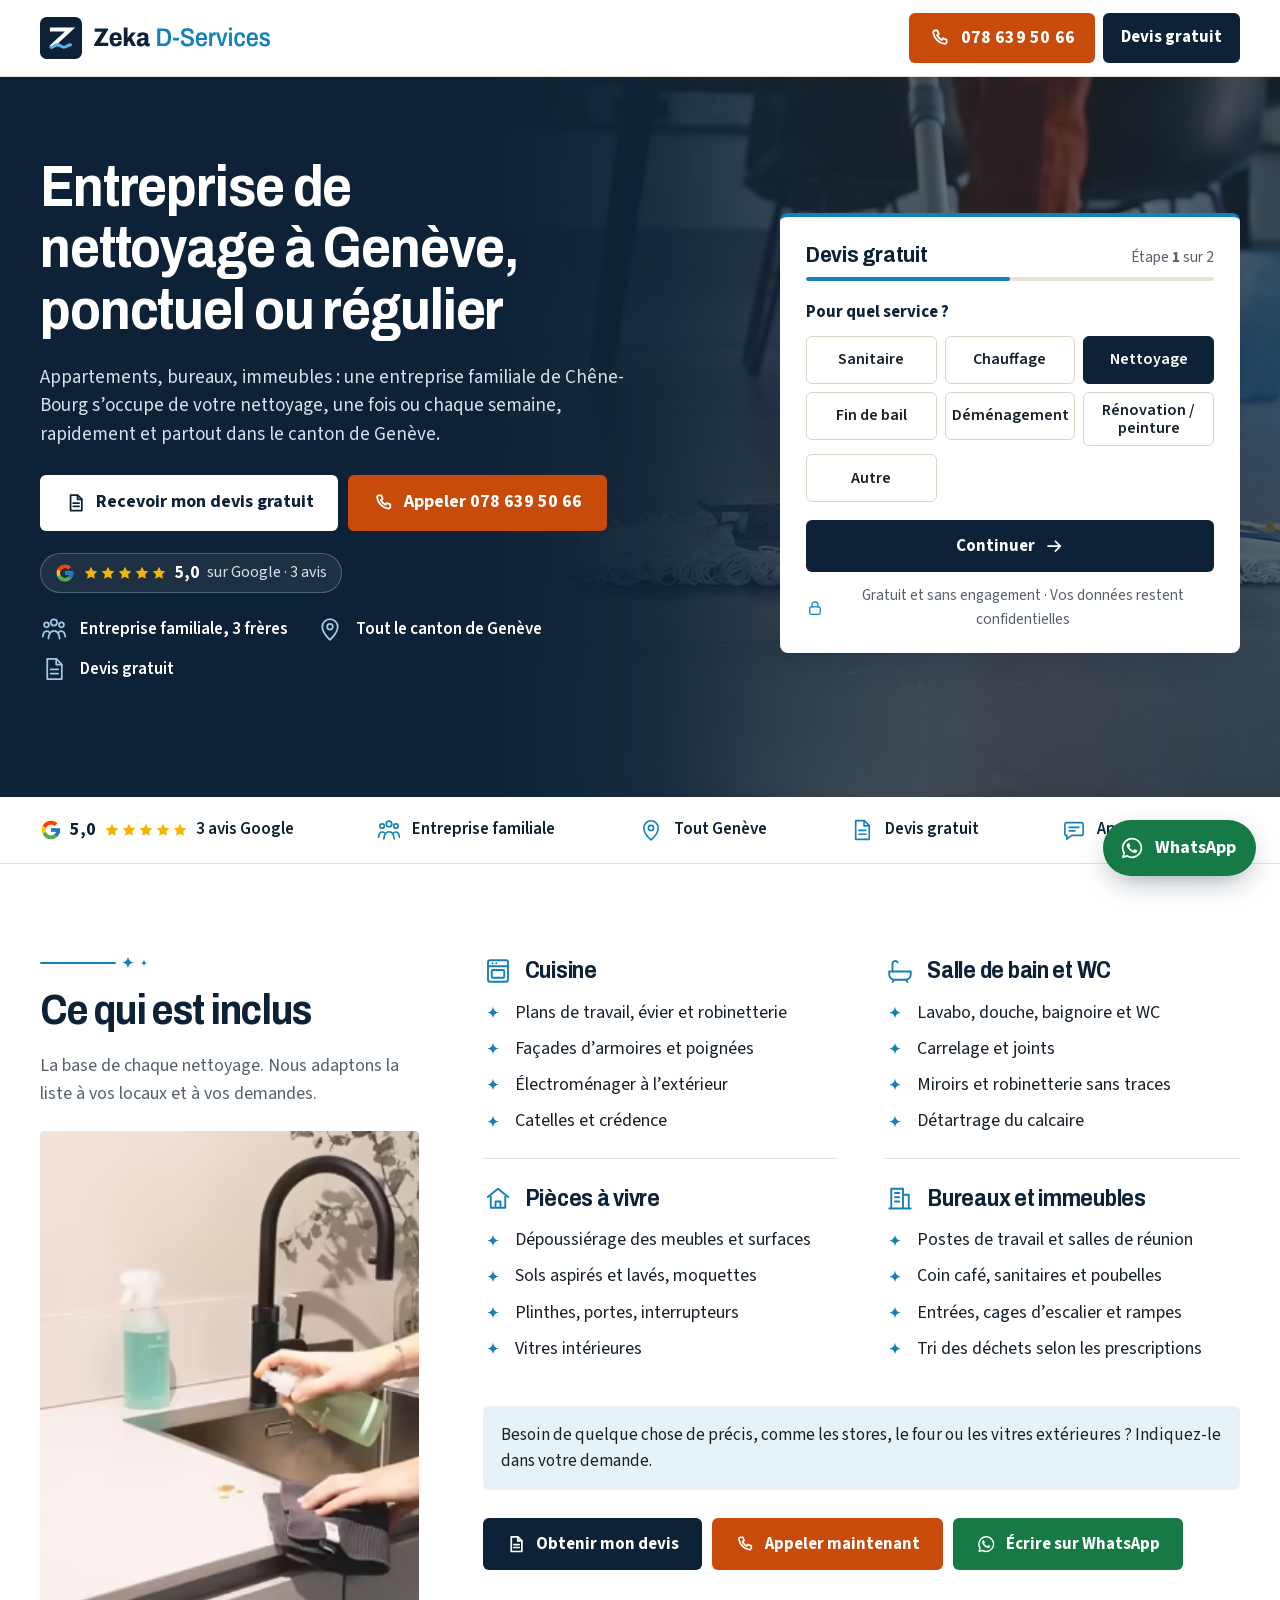
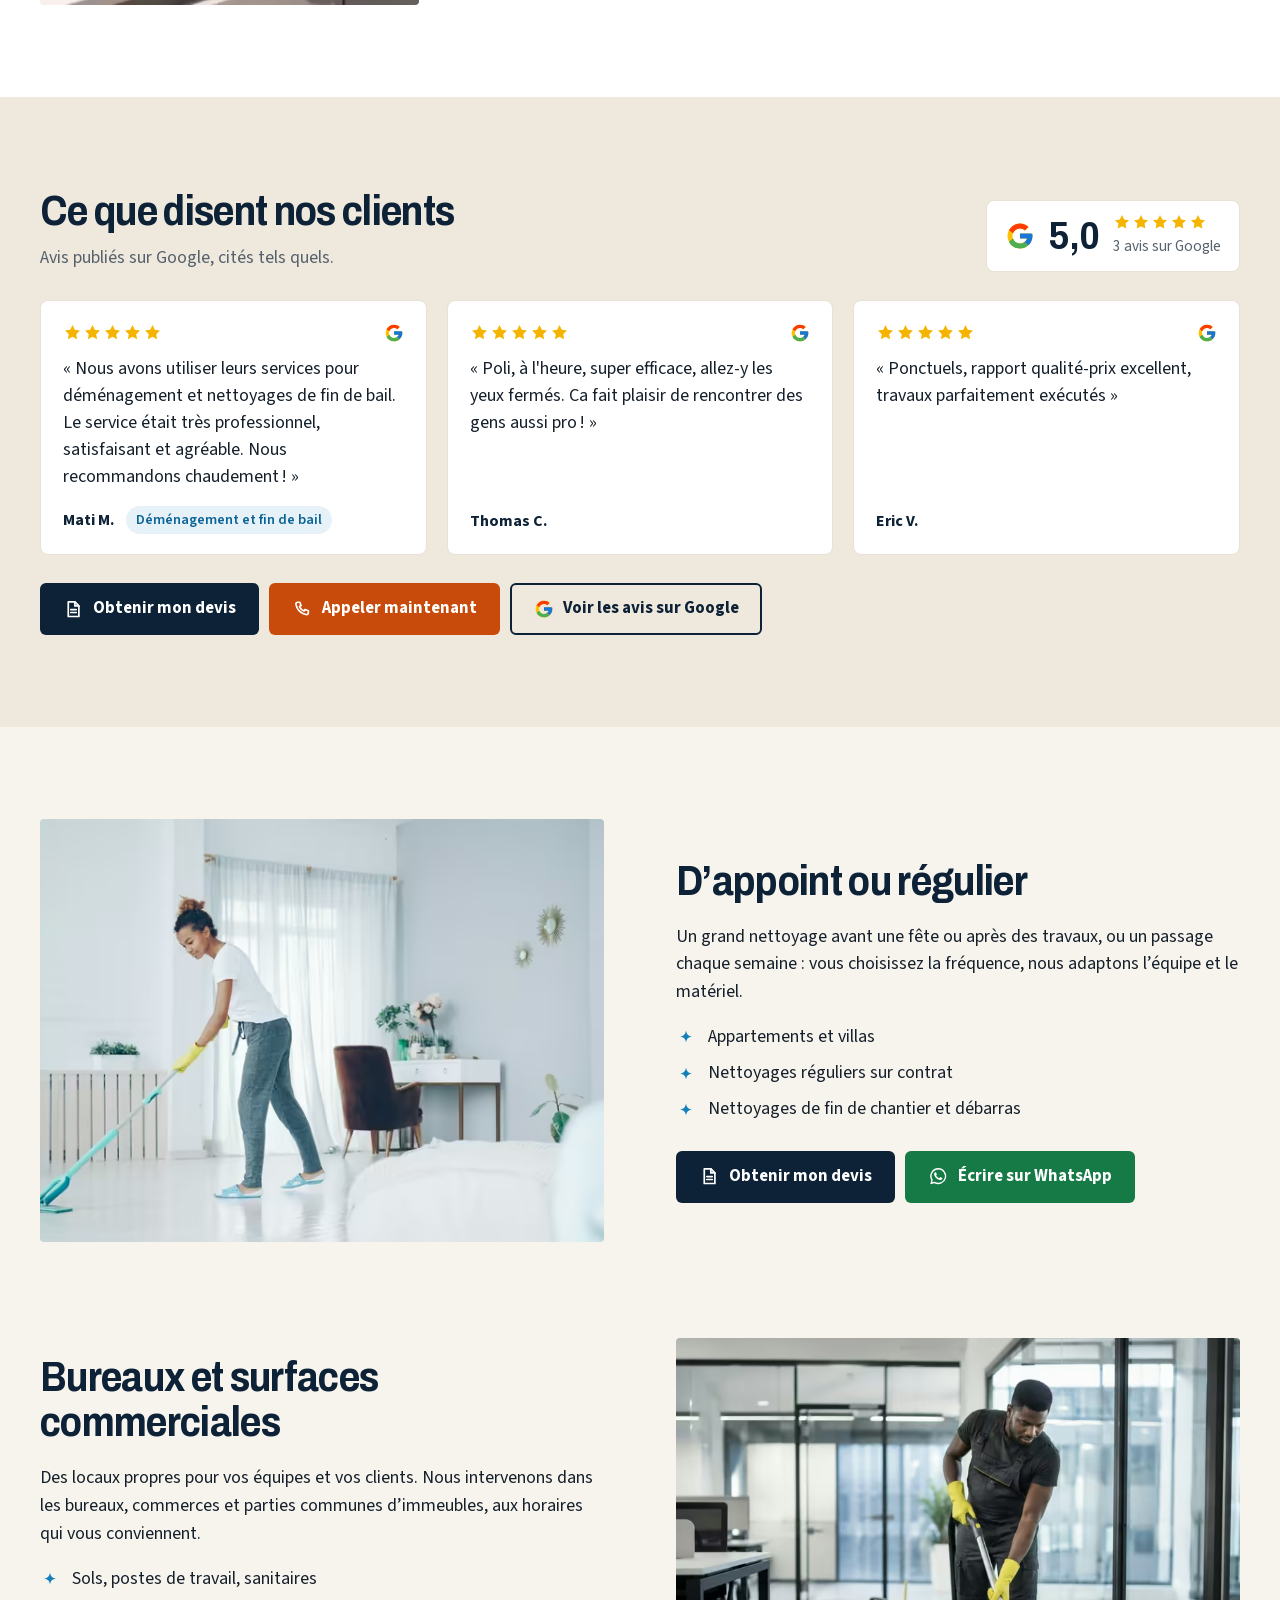
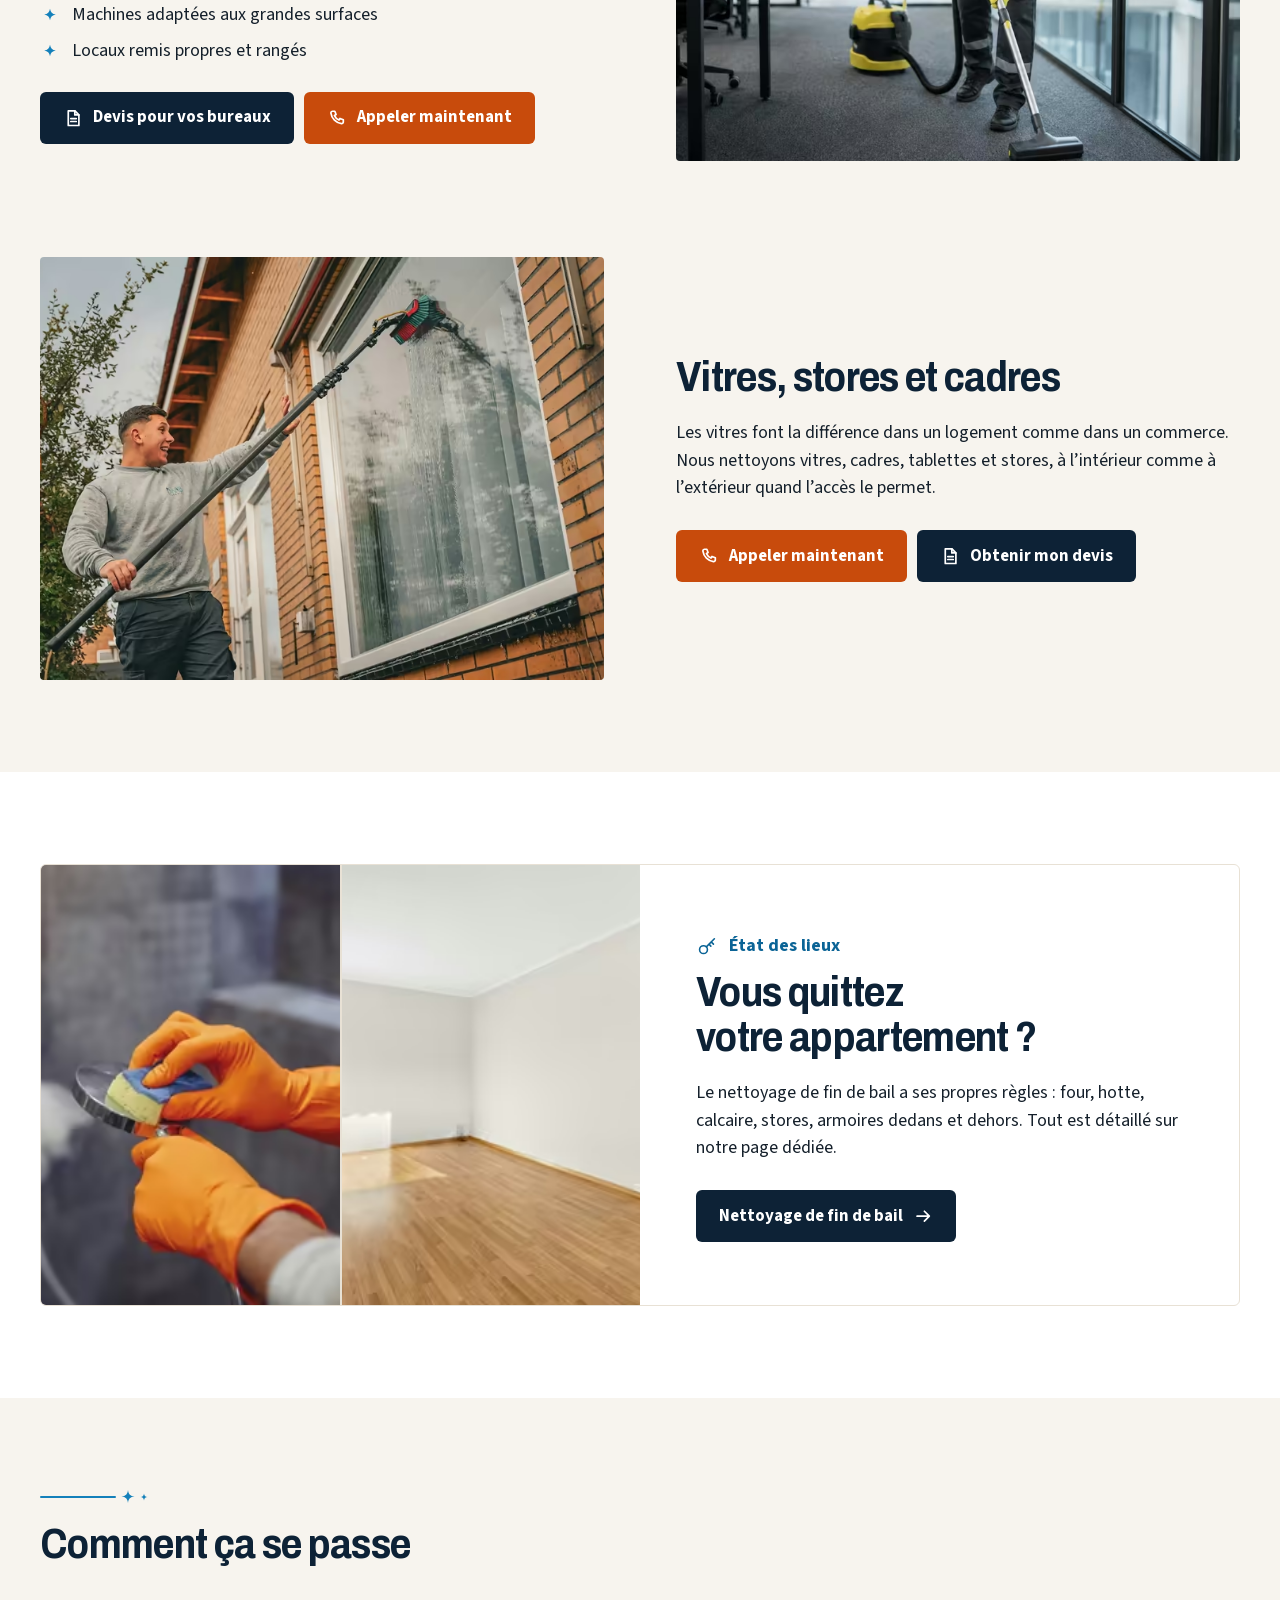
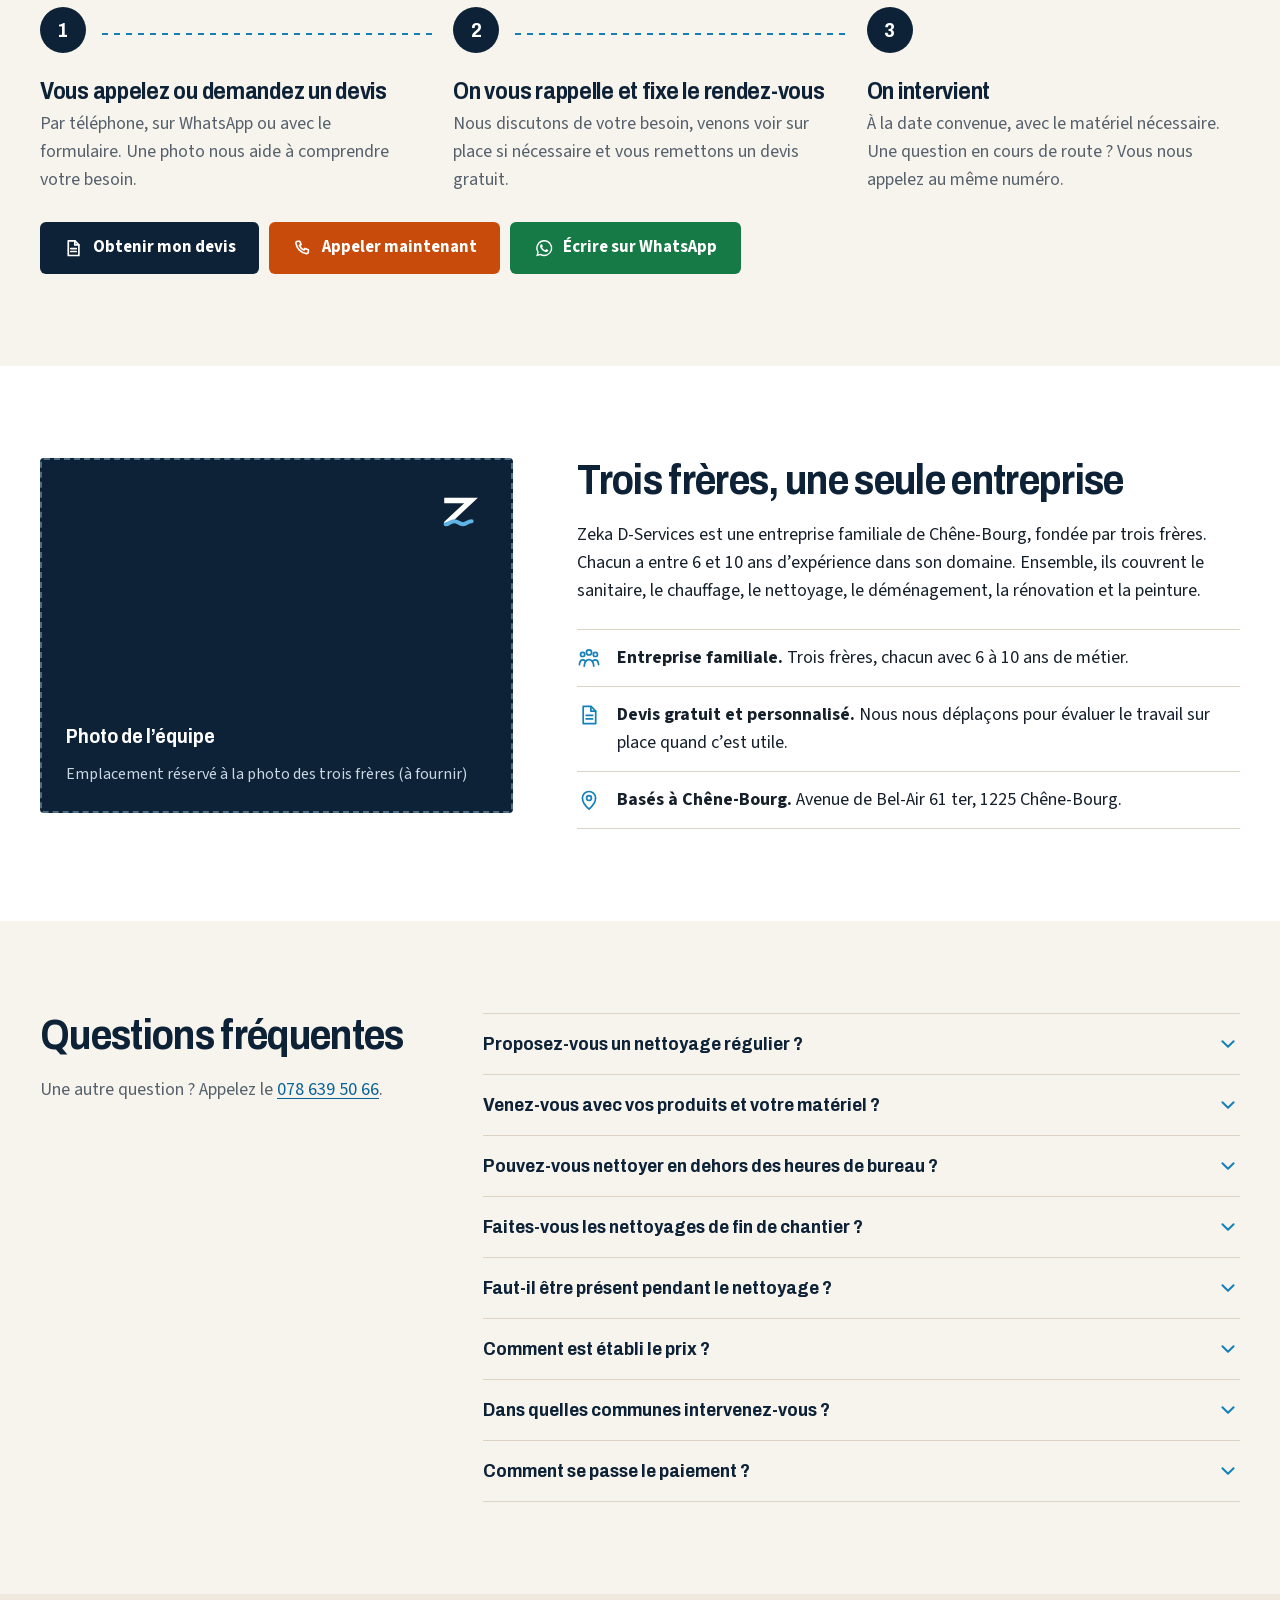
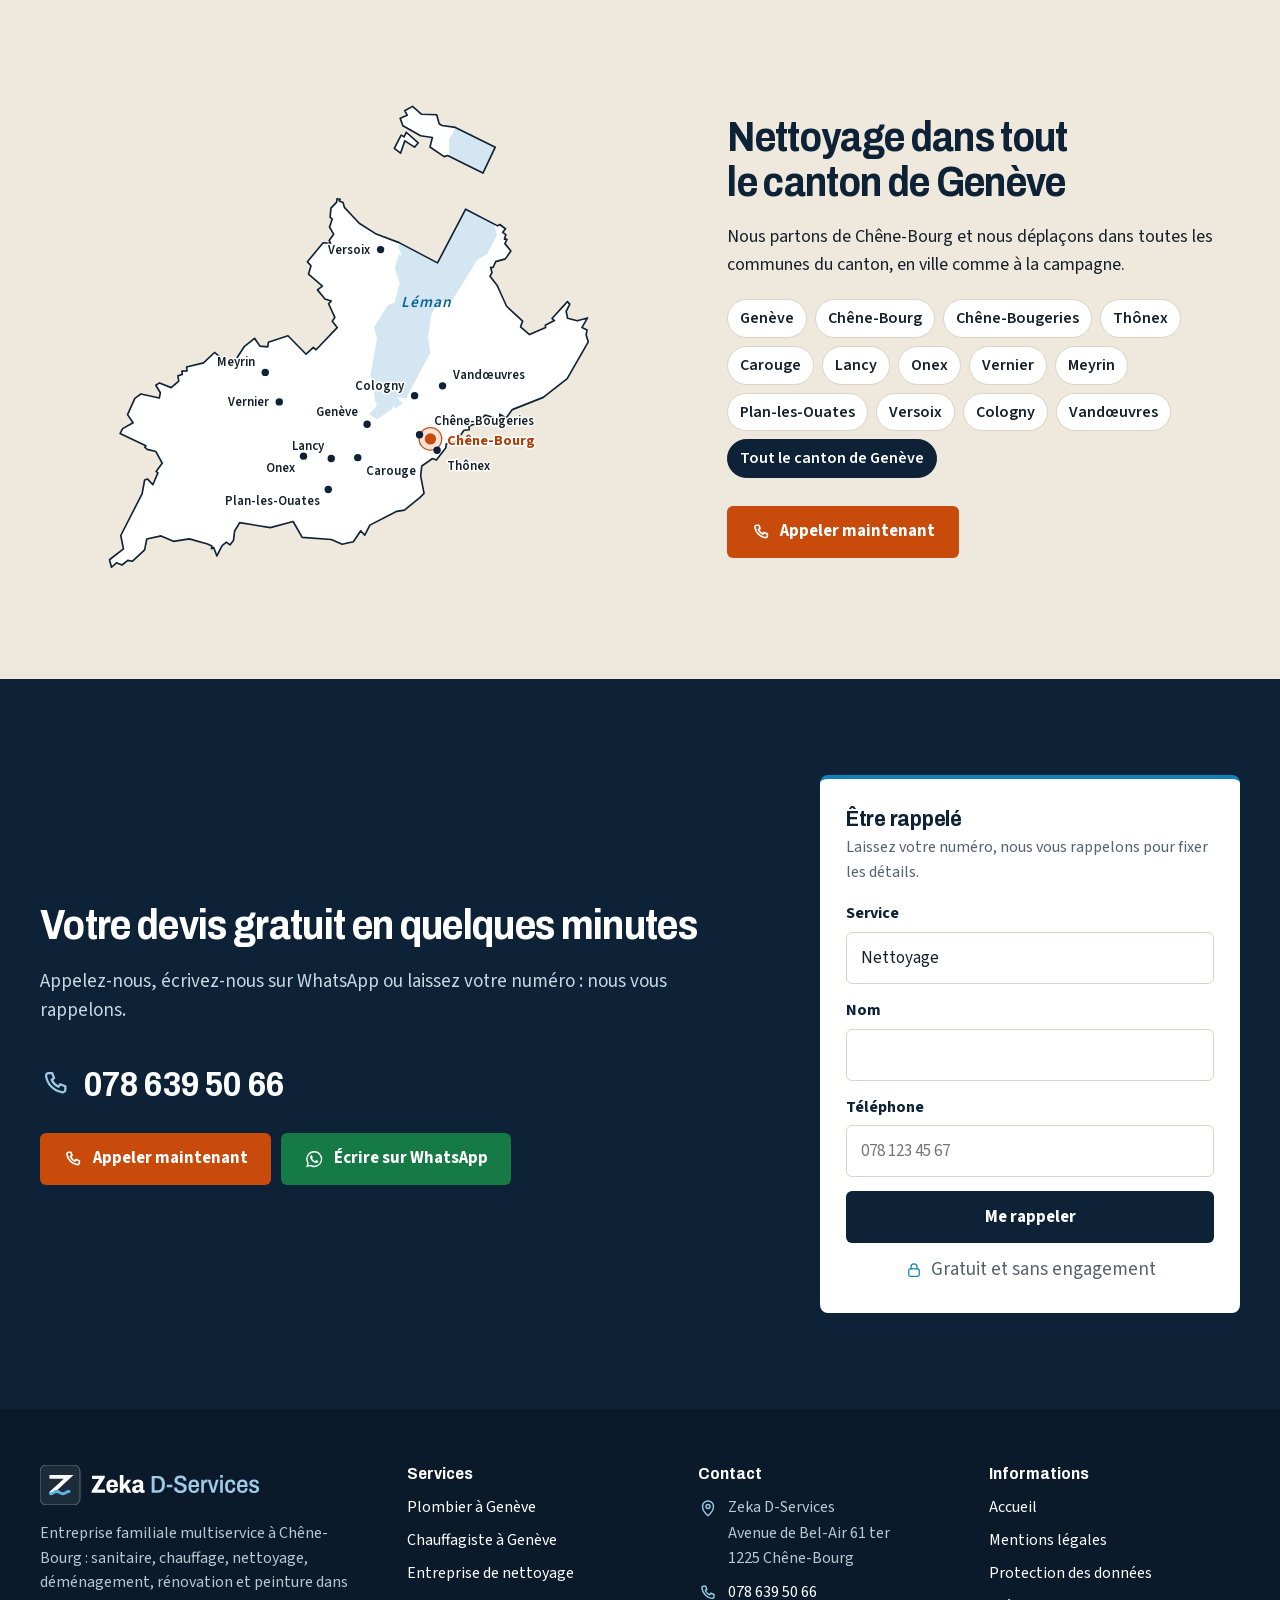
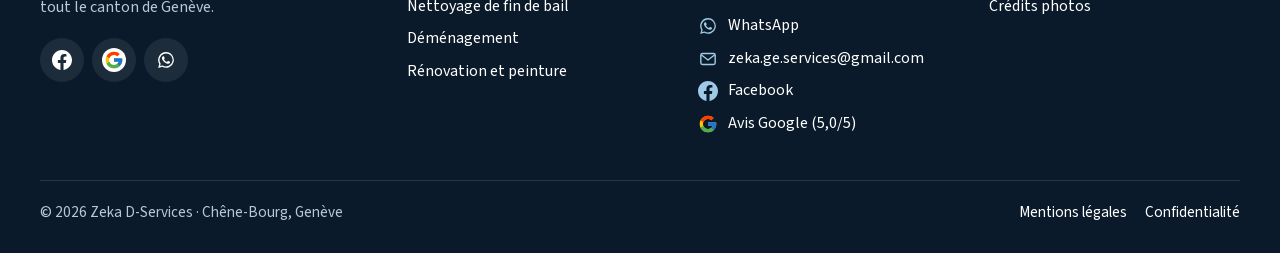
<file: nettoyage-geneve/index.html>
<!doctype html>
<html lang="fr-CH" data-root="../" data-page="nettoyage">
<head>
<meta charset="utf-8">
<meta name="viewport" content="width=device-width, initial-scale=1, viewport-fit=cover">
<title>Entreprise de nettoyage Genève · Appartements, bureaux, immeubles · Devis gratuit</title>
<meta name="description" content="Entreprise de nettoyage à Genève : appartements, villas, bureaux, immeubles, vitres, fin de chantier. Ponctuel ou régulier. Entreprise familiale de Chêne-Bourg, devis gratuit.">
<link rel="canonical" href="https://welcometothenextlevel.github.io/zekadservices/nettoyage-geneve/">
<meta property="og:type" content="website">
<meta property="og:locale" content="fr_CH">
<meta property="og:site_name" content="Zeka D-Services">
<meta property="og:title" content="Entreprise de nettoyage Genève · Appartements, bureaux, immeubles · Devis gratuit">
<meta property="og:description" content="Entreprise de nettoyage à Genève : appartements, villas, bureaux, immeubles, vitres, fin de chantier. Ponctuel ou régulier. Entreprise familiale de Chêne-Bourg, devis gratuit.">
<meta property="og:url" content="https://welcometothenextlevel.github.io/zekadservices/nettoyage-geneve/">
<meta property="og:image" content="https://welcometothenextlevel.github.io/zekadservices/img/og-share.jpg">
<meta property="og:image:width" content="1200">
<meta property="og:image:height" content="630">
<meta name="twitter:card" content="summary_large_image">
<meta name="theme-color" content="#0D2236">
<meta name="format-detection" content="telephone=no">
<link rel="icon" href="../favicon.svg" type="image/svg+xml">
<link rel="icon" href="../favicon.ico" sizes="32x32">
<link rel="apple-touch-icon" href="../apple-touch-icon.png">
<link rel="manifest" href="../site.webmanifest">
<link rel="preload" href="../fonts/archivo-latin.woff2" as="font" type="font/woff2" crossorigin>
<link rel="preload" href="../fonts/source-sans-3-latin.woff2" as="font" type="font/woff2" crossorigin>
<link rel="preload" as="image" type="image/avif" media="(min-width: 960px)" imagesrcset="../img/stock/poster-nettoyage-480.avif 480w, ../img/stock/poster-nettoyage-800.avif 800w, ../img/stock/poster-nettoyage-1200.avif 1200w" imagesizes="62vw" fetchpriority="high"><style>@font-face{font-family:"Archivo";src:url(../fonts/archivo-latin.woff2) format("woff2");font-weight:100 900;font-display:swap}@font-face{font-family:"Source Sans 3";src:url(../fonts/source-sans-3-latin.woff2) format("woff2");font-weight:200 900;font-display:swap}@font-face{font-family:"Archivo Fallback";src:local("Arial Bold"),local("Arial-BoldMT"),local("Arial");font-weight:700;size-adjust:87.96%;ascent-override:99.81%;descent-override:23.87%;line-gap-override:0%}@font-face{font-family:"Source Fallback";src:local("Arial"),local("ArialMT");font-weight:400;size-adjust:93.82%;ascent-override:109.15%;descent-override:42.64%;line-gap-override:0%}@font-face{font-family:"Source Fallback";src:local("Arial Bold"),local("Arial-BoldMT");font-weight:600 700;size-adjust:91%;ascent-override:112.5%;descent-override:44%;line-gap-override:0%}:root{--navy:#0D2236;--navy-2:#14304C;--navy-3:#0A1A2A;--blue:#1480BA;--blue-ink:#0B6496;--sky:#9FC9E6;--sky-2:#E6F1F8;--orange:#C84B0C;--orange-h:#A93E08;--wa:#157A45;--wa-h:#0F6036;--paper:#F7F4EE;--paper-2:#EEE8DD;--line:#DCD3C4;--line-2:#E8E1D5;--ink:#15202B;--muted:#56616C;--r:6px;--wrap:1200px;--hd:64px;--gut:16px;--ff-h:"Archivo","Archivo Fallback",Arial,sans-serif;--ff-b:"Source Sans 3","Source Fallback",Arial,sans-serif}@media (min-width:600px){:root{--gut:24px}}@media (min-width:960px){:root{--hd:76px;--gut:32px}}*,*::before,*::after{box-sizing:border-box}html{-webkit-text-size-adjust:100%;scroll-padding-top:calc(var(--hd) + 16px)}body{margin:0;font:400 1.125rem/1.55 var(--ff-b);color:var(--ink);background:var(--paper);overflow-x:hidden;-webkit-font-smoothing:antialiased;text-rendering:optimizeLegibility}img,svg,video{display:block;max-width:100%}img{height:auto}a{color:var(--blue-ink);text-underline-offset:.18em}button,input,select,textarea{font:inherit;color:inherit}h1,h2,h3,h4{font-family:var(--ff-h);font-weight:700;line-height:1.08;letter-spacing:-.012em;margin:0 0 .45em;color:var(--navy);text-wrap:balance}h1{font-size:clamp(2.05rem,1.35rem + 3.1vw,3.55rem);letter-spacing:-.02em}h2{font-size:clamp(1.7rem,1.25rem + 1.9vw,2.6rem);letter-spacing:-.016em}h3{font-size:clamp(1.22rem,1.1rem + .5vw,1.45rem)}p{margin:0 0 1em}ul,ol{margin:0;padding:0}.wrap{width:100%;max-width:calc(var(--wrap) + 2 * var(--gut));margin:0 auto;padding:0 var(--gut)}.sr{position:absolute!important;width:1px;height:1px;margin:-1px;overflow:hidden;clip:rect(0 0 0 0);white-space:nowrap;border:0}.skip{position:absolute;left:8px;top:-60px;z-index:100;background:var(--navy);color:#fff;padding:10px 16px;border-radius:var(--r)}.skip:focus{top:8px}:focus-visible{outline:3px solid var(--blue);outline-offset:3px}.ic{width:1.25em;height:1.25em;flex:none;fill:none;stroke:currentColor;stroke-width:1.7;stroke-linecap:round;stroke-linejoin:round}.btn{display:inline-flex;align-items:center;justify-content:center;gap:.55em;min-height:52px;padding:.7em 1.25em;border:2px solid transparent;border-radius:var(--r);font:700 1.0625rem/1.15 var(--ff-b);text-decoration:none;text-align:center;cursor:pointer;transition:background-color .15s,border-color .15s,color .15s}.btn .ic{width:1.2em;height:1.2em;stroke-width:2}.btn-call{background:var(--orange);color:#fff}.btn-call:hover{background:var(--orange-h)}.btn-quote{background:var(--navy);color:#fff}.btn-quote:hover{background:var(--navy-2)}.btn-wa{background:var(--wa);color:#fff}.btn-wa:hover{background:var(--wa-h)}.btn-line{background:transparent;color:var(--navy);border-color:var(--navy)}.btn-line:hover{background:var(--navy);color:#fff}.btn-light{background:#fff;color:var(--navy)}.btn-light:hover{background:var(--sky-2)}.btn-block{width:100%}.btn-lg{min-height:56px;font-size:1.125rem}.hd{position:sticky;top:0;z-index:60;background:#fff;border-bottom:1px solid var(--line-2)}.hd-in{display:flex;align-items:center;gap:12px;height:var(--hd)}.hd-logo{display:block;margin-right:auto;flex:none}.hd-logo img{width:auto;height:34px}.hd-nav{display:none}.hd-cta{display:flex;align-items:center;gap:8px}.hd .btn{min-height:44px;padding:.5em .95em;font-size:1rem}.hd .hd-phone{width:46px;height:46px;min-height:46px;padding:0;border-radius:50%}.hd-phone .ic{width:22px;height:22px}.hd-phone span,.hd-quote .l-long{display:none}@media (min-width:380px){.hd-logo img{height:38px}}@media (min-width:760px){.hd .hd-phone{width:auto;height:auto;border-radius:var(--r);padding:.5em 1.05em}.hd-phone span,.hd-quote .l-long{display:inline}.hd-quote .l-short{display:none}}@media (min-width:960px){.hd-logo img{height:42px}.hd .btn{min-height:50px;font-size:1.0625rem}.hd-phone .num{font-size:1.125rem;letter-spacing:.01em}}@media (min-width:1180px){.hd-nav{display:flex;gap:2px;margin-right:12px}.hd-nav a{padding:10px 11px;color:var(--ink);text-decoration:none;font-weight:600;font-size:1rem;border-radius:var(--r)}.hd-nav a:hover{background:var(--paper)}}.hero{position:relative;background:var(--navy);color:#fff;overflow:hidden;isolation:isolate}.hero-media{display:none}.hero-in{position:relative;display:grid;gap:0;padding-top:30px}.hero h1{color:#fff;margin-bottom:.4em}.hero-sub{font-size:1.1875rem;line-height:1.5;color:#D5E2EC;max-width:34em;margin-bottom:1.35em}.hero-ctas{display:grid;gap:10px;margin-bottom:22px}.hero-ctas .btn-quote{background:#fff;color:var(--navy)}.hero-ctas .btn-quote:hover{background:var(--sky-2)}.stars{display:inline-flex;gap:1px;color:#F4B400;line-height:0}.stars .ic{width:16px;height:16px;fill:currentColor;stroke:none}.gl{width:20px;height:20px;flex:none}.g-badge{display:inline-flex;flex-wrap:wrap;align-items:center;gap:6px 8px;margin:0 0 22px;padding:9px 14px;border-radius:999px;background:rgba(255,255,255,.07);border:1px solid rgba(159,201,230,.35);color:#fff;text-decoration:none;font-size:1rem;line-height:1.2}.g-badge:hover{background:rgba(255,255,255,.13)}.g-badge b{font-size:1.0625rem}.g-badge span:last-child{color:#D5E2EC}.trust3{list-style:none;display:grid;gap:10px;margin:0 0 26px}.trust3 li{white-space:nowrap}.trust3 li{display:flex;align-items:center;gap:12px;font-weight:600;font-size:1.0625rem;color:#fff}.trust3 .ic{width:28px;height:28px;color:var(--sky);stroke-width:1.5}.hero-form{margin:0 calc(-1 * var(--gut));padding:28px var(--gut) 36px;background:var(--paper);color:var(--ink)}@media (min-width:600px){.hero-ctas{grid-template-columns:auto auto;justify-content:start}.trust3{display:flex;flex-wrap:wrap;gap:12px 28px}}@media (min-width:960px){.hero-media{display:block;position:absolute;inset:0 0 0 auto;width:62%;z-index:-1}.hero-media picture,.hero-media img,.hero-media video{position:absolute;inset:0;width:100%;height:100%;object-fit:cover}.hero-media video{opacity:0;transition:opacity .6s}.hero-media video.on{opacity:1}.hero-media::after{content:"";position:absolute;inset:0;background:linear-gradient(90deg,var(--navy) 0%,rgba(13,34,54,.9) 22%,rgba(13,34,54,.45) 60%,rgba(13,34,54,.55) 100%)}.hero-in{grid-template-columns:minmax(0,1fr) 440px;gap:56px;align-items:center;padding-top:64px;padding-bottom:72px;min-height:min(720px,calc(100vh - var(--hd)))}.hero-copy{max-width:620px}.hero-form{margin:0;padding:0;background:none}}@media (min-width:1280px){.hero-in{grid-template-columns:minmax(0,1fr) 460px;gap:80px}}@media (min-width:960px) and (max-width:1199px){.hero-ctas{grid-template-columns:1fr;max-width:400px}}.hero-ctas .btn{white-space:nowrap}.pb{margin:0 0 26px}.pb-q{font-family:var(--ff-h);font-weight:700;font-size:1.125rem;margin:0 0 10px;color:#fff}.pb-list{display:flex;flex-wrap:wrap;gap:8px}.pb-chip{min-height:44px;padding:8px 14px;border:1.5px solid rgba(159,201,230,.55);border-radius:999px;background:rgba(255,255,255,.04);color:#fff;font-weight:600;font-size:1rem;cursor:pointer;display:inline-flex;align-items:center;gap:8px}.pb-chip:hover,.pb-chip[aria-pressed="true"]{background:#fff;color:var(--navy);border-color:#fff}.pb-chip .ic{width:18px;height:18px;color:var(--sky)}.pb-chip:hover .ic,.pb-chip[aria-pressed="true"] .ic{color:var(--blue)}.pb-panel{margin-top:12px;padding:16px;border-radius:var(--r);background:var(--navy-2);border:1px solid rgba(159,201,230,.3)}.pb-panel p{margin:0 0 12px;color:#E4EDF4}.pb-panel .btns{display:flex;flex-wrap:wrap;gap:8px}.pb-panel .btn{min-height:48px}.qf{background:#fff;color:var(--ink);border-radius:8px;box-shadow:0 1px 2px rgba(13,34,54,.06),0 12px 40px -12px rgba(13,34,54,.28);padding:22px 18px 20px;border-top:4px solid var(--blue)}.qf-head{display:flex;flex-wrap:wrap;align-items:baseline;justify-content:space-between;gap:4px 12px;margin-bottom:6px}.qf-title{font-family:var(--ff-h);font-weight:700;font-size:1.4rem;color:var(--navy);margin:0}.qf-steplabel{margin:0;font-size:.95rem;color:var(--muted)}.qf-bar{height:4px;background:var(--line-2);border-radius:4px;margin:8px 0 18px;overflow:hidden}.qf-bar span{display:block;height:100%;width:50%;background:var(--blue);border-radius:4px;transition:width .25s}.qf[data-step="2"] .qf-bar span{width:100%}.qf fieldset{border:0;margin:0;padding:0;min-width:0}.qf legend{font-weight:700;font-size:1.0625rem;margin:0 0 10px;padding:0;color:var(--navy)}.qf-sub{font-weight:700;font-size:1rem;margin:16px 0 8px;color:var(--navy)}.chips{display:grid;grid-template-columns:repeat(2,minmax(0,1fr));gap:8px}.chips--rooms{grid-template-columns:repeat(4,minmax(0,1fr))}.chips--yn{grid-template-columns:repeat(2,minmax(0,1fr))}.chip{position:relative;display:block}.chip input{position:absolute;opacity:0;inset:0;width:100%;height:100%;margin:0;cursor:pointer}.chip span{display:flex;align-items:center;justify-content:center;min-height:48px;padding:8px 10px;border:1.5px solid var(--line);border-radius:var(--r);background:#fff;font-weight:600;font-size:1rem;line-height:1.15;text-align:center;transition:border-color .12s,background-color .12s}.chip input:hover+span{border-color:var(--blue)}.chip input:checked+span{border-color:var(--navy);background:var(--navy);color:#fff}.chip input:focus-visible+span{outline:3px solid var(--blue);outline-offset:2px}.field{margin:0 0 14px}.field label{display:block;font-weight:700;font-size:1rem;margin:0 0 6px;color:var(--navy)}.field .opt{font-weight:400;color:var(--muted)}.field input,.field textarea,.field select{display:block;width:100%;min-height:52px;padding:12px 14px;border:1.5px solid var(--line);border-radius:var(--r);background:#fff;font-size:1.0625rem;line-height:1.3;appearance:none}.field textarea{min-height:96px;resize:vertical}.field input:focus,.field textarea:focus,.field select:focus{outline:none;border-color:var(--blue);box-shadow:0 0 0 3px rgba(20,128,186,.22)}.field [aria-invalid="true"]{border-color:#B42318}.err{display:block;margin-top:6px;font-size:.95rem;font-weight:600;color:#B42318}.err:empty{display:none}.qf-photo{display:flex;gap:10px;align-items:flex-start;margin:4px 0 16px;padding:12px 14px;border-radius:var(--r);background:#EDF6F0;font-size:1rem;line-height:1.4}.qf-photo .ic{color:var(--wa);width:22px;height:22px;margin-top:1px}.qf-photo a{color:var(--wa-h);font-weight:700}.qf-actions{display:flex;gap:10px;align-items:stretch}.qf-actions .btn-quote{flex:1}.qf-back{min-height:52px;padding:0 14px;border:1.5px solid var(--line);border-radius:var(--r);background:#fff;font-weight:600;cursor:pointer}.qf-back:hover{border-color:var(--navy)}.qf-reassure{display:flex;align-items:center;justify-content:center;gap:8px;margin:12px 0 0;font-size:.95rem;color:var(--muted);text-align:center}.qf-reassure .ic{width:18px;height:18px;color:var(--blue)}.qf-status{margin:10px 0 0;font-weight:600}.qf-status:empty{display:none}.qf-status.is-err{color:#B42318}.hp{position:absolute!important;left:-9999px;width:1px;height:1px;overflow:hidden}.qf [hidden]{display:none!important}@media (min-width:600px){.chips{grid-template-columns:repeat(3,minmax(0,1fr))}}@media (min-width:960px){.qf{padding:26px 26px 22px}.chips{grid-template-columns:repeat(2,minmax(0,1fr))}}@media (min-width:1280px){.chips{grid-template-columns:repeat(3,minmax(0,1fr))}.chips .chip--wide{grid-column:span 1}}.nw{white-space:nowrap}</style>
<link rel="stylesheet" href="../css/site.css?v=4" media="print" onload="this.media='all'">
<noscript><link rel="stylesheet" href="../css/site.css?v=4"></noscript>
<script type="application/ld+json">{"@context":"https://schema.org","@graph":[{"@type":["HomeAndConstructionBusiness"],"@id":"https://welcometothenextlevel.github.io/zekadservices/#entreprise","name":"Zeka D-Services","description":"Entreprise familiale multiservice à Chêne-Bourg (Genève) : sanitaire, chauffage, nettoyage, fin de bail, déménagement, rénovation et peinture.","url":"https://welcometothenextlevel.github.io/zekadservices/","logo":"https://welcometothenextlevel.github.io/zekadservices/img/brand/logo.png","image":"https://welcometothenextlevel.github.io/zekadservices/img/og-share.jpg","telephone":"+41 78 639 50 66","currenciesAccepted":"CHF","address":{"@type":"PostalAddress","streetAddress":"Avenue de Bel-Air 61 ter","postalCode":"1225","addressLocality":"Chêne-Bourg","addressRegion":"GE","addressCountry":"CH"},"geo":{"@type":"GeoCoordinates","latitude":46.20198,"longitude":6.20005},"sameAs":["https://www.facebook.com/profile.php?id=61575238847470","https://maps.google.com/?cid=4459338747840241714"],"areaServed":[{"@type":"AdministrativeArea","name":"Canton de Genève"},{"@type":"City","name":"Genève"},{"@type":"City","name":"Chêne-Bourg"},{"@type":"City","name":"Chêne-Bougeries"},{"@type":"City","name":"Thônex"},{"@type":"City","name":"Carouge"},{"@type":"City","name":"Lancy"},{"@type":"City","name":"Onex"},{"@type":"City","name":"Vernier"},{"@type":"City","name":"Meyrin"},{"@type":"City","name":"Plan-les-Ouates"},{"@type":"City","name":"Versoix"},{"@type":"City","name":"Cologny"},{"@type":"City","name":"Vandœuvres"}]},{"@type":"Service","name":"Entreprise de nettoyage à Genève : appartements, bureaux, immeubles","serviceType":"Nettoyage","url":"https://welcometothenextlevel.github.io/zekadservices/nettoyage-geneve/","provider":{"@id":"https://welcometothenextlevel.github.io/zekadservices/#entreprise"},"areaServed":{"@type":"AdministrativeArea","name":"Canton de Genève"},"offers":{"@type":"Offer","description":"Devis gratuit et sans engagement","priceCurrency":"CHF"}},{"@type":"BreadcrumbList","itemListElement":[{"@type":"ListItem","position":1,"name":"Accueil","item":"https://welcometothenextlevel.github.io/zekadservices/"},{"@type":"ListItem","position":2,"name":"Entreprise de nettoyage à Genève","item":"https://welcometothenextlevel.github.io/zekadservices/nettoyage-geneve/"}]},{"@type":"FAQPage","mainEntity":[{"@type":"Question","name":"Proposez-vous un nettoyage régulier ?","acceptedAnswer":{"@type":"Answer","text":"Oui. Nous faisons des nettoyages ponctuels et des contrats réguliers, par exemple chaque semaine pour des bureaux ou des parties communes d’immeuble."}},{"@type":"Question","name":"Venez-vous avec vos produits et votre matériel ?","acceptedAnswer":{"@type":"Answer","text":"Oui. Nous choisissons les produits adaptés à chaque surface et venons avec nos machines et notre matériel."}},{"@type":"Question","name":"Pouvez-vous nettoyer en dehors des heures de bureau ?","acceptedAnswer":{"@type":"Answer","text":"Dites-nous les horaires qui vous conviennent dans votre demande : nous en tenons compte dans le devis."}},{"@type":"Question","name":"Faites-vous les nettoyages de fin de chantier ?","acceptedAnswer":{"@type":"Answer","text":"Oui. Nous retirons poussières et résidus de chantier, nettoyons sols, vitres et sanitaires, et trions les déchets selon les prescriptions."}},{"@type":"Question","name":"Faut-il être présent pendant le nettoyage ?","acceptedAnswer":{"@type":"Answer","text":"Pas forcément. Nous convenons ensemble de l’accès au moment du devis : clés, code ou concierge."}},{"@type":"Question","name":"Comment est établi le prix ?","acceptedAnswer":{"@type":"Answer","text":"Selon la surface, le type de locaux et la fréquence. Le devis est gratuit et sans engagement."}},{"@type":"Question","name":"Dans quelles communes intervenez-vous ?","acceptedAnswer":{"@type":"Answer","text":"Nous intervenons dans tout le canton de Genève, notamment à Genève, Chêne-Bourg, Chêne-Bougeries, Thônex, Carouge, Lancy, Onex, Vernier, Meyrin, Plan-les-Ouates, Versoix, Cologny et Vandœuvres."}},{"@type":"Question","name":"Comment se passe le paiement ?","acceptedAnswer":{"@type":"Answer","text":"Les modalités de paiement sont précisées dans votre devis. Posez-nous la question au moment du devis si vous avez une préférence."}}]}]}</script>
</head>
<body data-service="nettoyage">
<svg width="0" height="0" style="position:absolute" aria-hidden="true" focusable="false"><defs>
<symbol id="i-phone" viewBox="0 0 24 24"><path d="M6.6 3.8h2.6l1.5 3.9-1.9 1.2a10.6 10.6 0 0 0 5.3 5.3l1.2-1.9 3.9 1.5v2.6a2 2 0 0 1-2.1 2A14.6 14.6 0 0 1 4.6 5.9a2 2 0 0 1 2-2.1z"/></symbol>
<symbol id="i-wa" viewBox="0 0 24 24"><path stroke="none" fill="currentColor" d="M12.04 2.5a9.43 9.43 0 0 0-8.1 14.24L2.6 21.5l4.88-1.28a9.43 9.43 0 1 0 4.56-17.72zm0 17.26a7.8 7.8 0 0 1-3.98-1.09l-.29-.17-2.9.76.78-2.83-.19-.3a7.82 7.82 0 1 1 6.58 3.63zm4.29-5.86c-.24-.12-1.4-.69-1.61-.77-.22-.08-.38-.12-.54.12-.16.24-.62.77-.76.93-.14.16-.28.18-.52.06-.24-.12-1-.37-1.91-1.18-.7-.63-1.18-1.41-1.32-1.65-.14-.24-.01-.37.1-.49.11-.11.24-.28.36-.42.12-.14.16-.24.24-.4.08-.16.04-.3-.02-.42-.06-.12-.54-1.3-.74-1.78-.2-.47-.4-.4-.54-.41h-.46a.89.89 0 0 0-.64.3 2.7 2.7 0 0 0-.84 2c0 1.18.86 2.32.98 2.48.12.16 1.69 2.58 4.1 3.62.57.25 1.02.4 1.37.51.58.18 1.1.16 1.52.1.46-.07 1.4-.57 1.6-1.13.2-.55.2-1.03.14-1.13-.06-.1-.22-.16-.46-.28z"/></symbol>
<symbol id="i-family" viewBox="0 0 24 24"><circle cx="12" cy="6.4" r="2.6"/><circle cx="5.6" cy="8.4" r="2.1"/><circle cx="18.4" cy="8.4" r="2.1"/><path d="M7.2 20.2c.4-4.1 2.2-6.6 4.8-6.6s4.4 2.5 4.8 6.6"/><path d="M2.4 18.6c.3-3 1.6-4.7 3.4-4.7.9 0 1.6.3 2.2.9M21.6 18.6c-.3-3-1.6-4.7-3.4-4.7-.9 0-1.6.3-2.2.9"/></symbol>
<symbol id="i-pin" viewBox="0 0 24 24"><path d="M12 21.2s-6.6-5.7-6.6-11.1a6.6 6.6 0 0 1 13.2 0c0 5.4-6.6 11.1-6.6 11.1z"/><circle cx="12" cy="10.1" r="2.4"/></symbol>
<symbol id="i-doc" viewBox="0 0 24 24"><path d="M6.2 3.4h7.9l4.6 4.6v12.6H6.2z"/><path d="M13.9 3.5v4.7h4.7M9.2 12.4h6.4M9.2 15.9h6.4"/></symbol>
<symbol id="i-chat" viewBox="0 0 24 24"><path d="M5.2 5.2h13.6a1.6 1.6 0 0 1 1.6 1.6v8.6a1.6 1.6 0 0 1-1.6 1.6H10l-4.6 3.4V17H5.2a1.6 1.6 0 0 1-1.6-1.6V6.8a1.6 1.6 0 0 1 1.6-1.6z"/><path d="M7.6 9.6h8.8M7.6 12.8h5.4"/></symbol>
<symbol id="i-check" viewBox="0 0 24 24"><path d="M4.8 12.6l4.4 4.3L19.2 7"/></symbol>
<symbol id="i-arrow" viewBox="0 0 24 24"><path d="M4.8 12h14.2M13.4 6.2l5.8 5.8-5.8 5.8"/></symbol>
<symbol id="i-chev" viewBox="0 0 24 24"><path d="M6.4 9.2l5.6 5.6 5.6-5.6"/></symbol>
<symbol id="i-mail" viewBox="0 0 24 24"><rect x="3.4" y="5.4" width="17.2" height="13.2" rx="2"/><path d="M4.2 7.2l7.8 6 7.8-6"/></symbol>
<symbol id="i-drop" viewBox="0 0 24 24"><path d="M12 3.4s6.2 6.5 6.2 10.8a6.2 6.2 0 0 1-12.4 0C5.8 9.9 12 3.4 12 3.4z"/><path d="M9.2 14.6a2.9 2.9 0 0 0 2.6 2.6"/></symbol>
<symbol id="i-flame" viewBox="0 0 24 24"><path d="M12 21c-3.8 0-6.6-2.7-6.6-6.3 0-4.4 4.2-6.5 4.8-11.2 2.9 1.9 4.5 4.6 4.5 7.4.9-.5 1.6-1.6 1.8-2.9 1.4 1.5 2.1 3.5 2.1 5.4 0 4.1-2.8 7.6-6.6 7.6z"/><path d="M12 21c-1.7 0-2.9-1.2-2.9-2.9 0-1.9 1.7-2.9 2.3-4.8 1.6 1 2.9 2.6 2.9 4.5 0 1.9-.8 3.2-2.3 3.2z"/></symbol>
<symbol id="i-radiator" viewBox="0 0 24 24"><rect x="3.6" y="5.2" width="3.4" height="13" rx="1.7"/><rect x="8.6" y="5.2" width="3.4" height="13" rx="1.7"/><rect x="13.6" y="5.2" width="3.4" height="13" rx="1.7"/><path d="M17 9h3.4M5.2 18.2v1.6M15.4 18.2v1.6"/></symbol>
<symbol id="i-boiler" viewBox="0 0 24 24"><rect x="6.2" y="2.8" width="11.6" height="14.4" rx="2"/><circle cx="12" cy="11" r="2.2"/><path d="M9.2 6.2h5.6M9.6 17.2v3.6M14.4 17.2v3.6"/></symbol>
<symbol id="i-wrench" viewBox="0 0 24 24"><path d="M14.6 6.3a1 1 0 0 0 0 1.4l1.7 1.7a1 1 0 0 0 1.4 0l3.4-3.4a5.9 5.9 0 0 1-7.8 7.8l-6.9 6.9a2.1 2.1 0 0 1-3-3l6.9-6.9a5.9 5.9 0 0 1 7.8-7.8z"/></symbol>
<symbol id="i-shower" viewBox="0 0 24 24"><path d="M5 21V7.6a4 4 0 0 1 7.6-1.8"/><path d="M10.2 8.8a4.4 4.4 0 0 1 7.2 0z"/><path d="M11.4 12.2l-.6 1.4M13.8 12.2v1.6M16.2 12.2l.6 1.4M11 16.4l-.6 1.4M14 16.4v1.6M17 16.4l.6 1.4"/></symbol>
<symbol id="i-spark" viewBox="0 0 24 24"><path d="M12 2.8c.7 4.8 2.6 6.7 7.4 7.4-4.8.7-6.7 2.6-7.4 7.4-.7-4.8-2.6-6.7-7.4-7.4 4.8-.7 6.7-2.6 7.4-7.4z"/><path d="M18.6 16.4c.3 1.7 1 2.4 2.6 2.6-1.7.3-2.4 1-2.6 2.6-.3-1.7-1-2.4-2.6-2.6 1.7-.2 2.4-.9 2.6-2.6z"/></symbol>
<symbol id="i-kitchen" viewBox="0 0 24 24"><rect x="4" y="3.4" width="16" height="17.2" rx="1.6"/><path d="M4 8.2h16M7.6 5.8h.01M10.6 5.8h.01"/><rect x="7" y="11.2" width="10" height="6.2" rx="1"/></symbol>
<symbol id="i-bath" viewBox="0 0 24 24"><path d="M3.4 12.4h17.2v2.4a4.2 4.2 0 0 1-4.2 4.2H7.6a4.2 4.2 0 0 1-4.2-4.2z"/><path d="M6 12.4V6.2a2.2 2.2 0 0 1 4.1-1.1M7 19l-.9 1.8M17 19l.9 1.8"/></symbol>
<symbol id="i-window" viewBox="0 0 24 24"><rect x="4.2" y="3.6" width="15.6" height="16.8" rx="1.4"/><path d="M12 3.6v16.8M4.2 12h15.6"/></symbol>
<symbol id="i-home" viewBox="0 0 24 24"><path d="M3.8 11.2L12 4.6l8.2 6.6M6.2 9.4v10.4h11.6V9.4M10 19.8v-5h4v5"/></symbol>
<symbol id="i-building" viewBox="0 0 24 24"><path d="M5 20.4V4.6h9.4v15.8M14.4 9.4H19v11M3.4 20.4h17.2"/><path d="M8 8h3.4M8 11.4h3.4M8 14.8h3.4"/></symbol>
<symbol id="i-truck" viewBox="0 0 24 24"><path d="M2.8 6.4h11v10H2.8zM13.8 9.6h3.8l2.9 3.2v3.6h-6.7"/><circle cx="6.6" cy="17.6" r="1.9"/><circle cx="16.8" cy="17.6" r="1.9"/></symbol>
<symbol id="i-box" viewBox="0 0 24 24"><path d="M3.6 7.6L12 3.4l8.4 4.2v8.8L12 20.6l-8.4-4.2z"/><path d="M3.6 7.6L12 11.8l8.4-4.2M12 11.8v8.8M7.8 5.5l8.4 4.2"/></symbol>
<symbol id="i-roller" viewBox="0 0 24 24"><rect x="3.6" y="3.4" width="13.2" height="5.2" rx="1.2"/><path d="M16.8 6h2.8v4.8H11.2v3.2"/><rect x="9.8" y="14" width="2.8" height="6.8" rx="1"/></symbol>
<symbol id="i-key" viewBox="0 0 24 24"><circle cx="8" cy="15.6" r="4.2"/><path d="M11 12.6l8.6-8.6M16.2 7.4l2.4 2.4M13.8 9.8l2 2"/></symbol>
<symbol id="i-cal" viewBox="0 0 24 24"><rect x="3.8" y="5.4" width="16.4" height="14.8" rx="2"/><path d="M3.8 10h16.4M8.4 3.4v4M15.6 3.4v4"/></symbol>
<symbol id="i-camera" viewBox="0 0 24 24"><rect x="3.4" y="7" width="17.2" height="12.4" rx="2"/><circle cx="12" cy="13.2" r="3.4"/><path d="M8.6 7l1.6-2.6h3.6L15.4 7"/></symbol>
<symbol id="i-lock" viewBox="0 0 24 24"><rect x="5" y="10.4" width="14" height="10" rx="2"/><path d="M8 10.4V7.8a4 4 0 0 1 8 0v2.6"/></symbol>
<symbol id="i-plus" viewBox="0 0 24 24"><path d="M12 5v14M5 12h14"/></symbol>
<symbol id="i-back" viewBox="0 0 24 24"><path d="M19.2 12H5M10.6 6.2L4.8 12l5.8 5.8"/></symbol>
<symbol id="i-star" viewBox="0 0 24 24"><path stroke="none" fill="currentColor" d="M12 2.6l2.9 6 6.5.9-4.7 4.6 1.1 6.5L12 17.5l-5.8 3.1 1.1-6.5-4.7-4.6 6.5-.9z"/></symbol>
<symbol id="i-fb" viewBox="0 0 24 24"><path stroke="none" fill="currentColor" d="M24 12.07C24 5.41 18.63 0 12 0S0 5.41 0 12.07C0 18.1 4.39 23.1 10.13 24v-8.44H7.08v-3.49h3.04V9.41c0-3.02 1.79-4.69 4.53-4.69 1.31 0 2.68.24 2.68.24v2.97h-1.51c-1.49 0-1.96.93-1.96 1.89v2.25h3.33l-.53 3.49h-2.8V24C19.61 23.1 24 18.1 24 12.07z"/></symbol>
<symbol id="i-g" viewBox="0 0 48 48"><path stroke="none" fill="#FFC107" d="M43.6 20.5H42V20H24v8h11.3C33.7 32.7 29.2 36 24 36c-6.6 0-12-5.4-12-12s5.4-12 12-12c3.1 0 5.8 1.2 7.9 3.1l5.7-5.7C34 6.1 29.3 4 24 4 13 4 4 13 4 24s9 20 20 20 20-9 20-20c0-1.3-.1-2.4-.4-3.5z"/><path stroke="none" fill="#FF3D00" d="M6.3 14.7l6.6 4.8C14.7 15.1 19 12 24 12c3.1 0 5.8 1.2 7.9 3.1l5.7-5.7C34 6.1 29.3 4 24 4 16.3 4 9.7 8.3 6.3 14.7z"/><path stroke="none" fill="#4CAF50" d="M24 44c5.2 0 9.9-2 13.4-5.2l-6.2-5.2A11.9 11.9 0 0 1 24 36c-5.2 0-9.6-3.3-11.3-8l-6.5 5C9.5 39.6 16.2 44 24 44z"/><path stroke="none" fill="#1976D2" d="M43.6 20.5H42V20H24v8h11.3a12 12 0 0 1-4.1 5.6l6.2 5.2C37 39.2 44 34 44 24c0-1.3-.1-2.4-.4-3.5z"/></symbol>
</defs></svg>
<a class="skip" href="#main">Aller au contenu</a>
<header class="hd" data-service="nettoyage"><div class="wrap hd-in">
<a class="hd-logo" href="../"><img src="../img/brand/logo.svg" width="244" height="44" alt="Zeka D-Services, accueil"></a>
<div class="hd-cta">
<a class="btn btn-call hd-phone" href="tel:+41786395066" data-service="nettoyage" data-loc="header" aria-label="Appeler le 078 639 50 66"><svg class="ic" aria-hidden="true"><use href="#i-phone"></use></svg><span class="num" data-phone>078 639 50 66</span></a>
<a class="btn btn-quote hd-quote" href="#devis" data-service="nettoyage" data-loc="header"><span class="l-long">Devis gratuit</span><span class="l-short">Devis</span></a>
</div></div></header>
<main id="main">
<section class="hero" data-service="nettoyage"><div class="hero-media" aria-hidden="true"><picture><source media="(min-width: 960px)" type="image/avif" srcset="../img/stock/poster-nettoyage-480.avif 480w, ../img/stock/poster-nettoyage-800.avif 800w, ../img/stock/poster-nettoyage-1200.avif 1200w" sizes="62vw"><source media="(min-width: 960px)" type="image/webp" srcset="../img/stock/poster-nettoyage-480.webp 480w, ../img/stock/poster-nettoyage-800.webp 800w, ../img/stock/poster-nettoyage-1200.webp 1200w" sizes="62vw"><img src="[data-uri]" alt="" width="1600" height="1000" fetchpriority="high" decoding="async"></picture><video muted playsinline loop preload="none" tabindex="-1"><source data-src="../video/nettoyage-hero.webm" type="video/webm"><source data-src="../video/nettoyage-hero.mp4" type="video/mp4"></video></div>
<div class="hero-in wrap">
<div class="hero-copy">
<h1>Entreprise de nettoyage à Genève, ponctuel ou régulier</h1>
<p class="hero-sub">Appartements, bureaux, immeubles&nbsp;: une entreprise familiale de Chêne-Bourg s’occupe de votre nettoyage, une fois ou chaque semaine, rapidement et partout dans le canton de Genève.</p>
<div class="hero-ctas"><a class="btn btn-quote btn-lg" href="#devis" data-service="nettoyage" data-loc="hero"><svg class="ic" aria-hidden="true"><use href="#i-doc"></use></svg><span>Recevoir mon devis gratuit</span></a><a class="btn btn-call btn-lg" href="tel:+41786395066" data-service="nettoyage" data-loc="hero"><svg class="ic" aria-hidden="true"><use href="#i-phone"></use></svg><span>Appeler <span class="nw" data-phone>078 639 50 66</span></span></a></div>
<a class="g-badge" href="#avis" data-loc="hero" aria-label="Note 5,0 sur 5 sur Google, 3 avis. Lire les avis"><svg class="gl" aria-hidden="true"><use href="#i-g"></use></svg><span class="stars" aria-hidden="true"><svg class="ic" aria-hidden="true"><use href="#i-star"></use></svg><svg class="ic" aria-hidden="true"><use href="#i-star"></use></svg><svg class="ic" aria-hidden="true"><use href="#i-star"></use></svg><svg class="ic" aria-hidden="true"><use href="#i-star"></use></svg><svg class="ic" aria-hidden="true"><use href="#i-star"></use></svg></span><b>5,0</b><span>sur Google · 3 avis</span></a>
<ul class="trust3"><li><svg class="ic" aria-hidden="true"><use href="#i-family"></use></svg>Entreprise familiale, 3 frères</li><li><svg class="ic" aria-hidden="true"><use href="#i-pin"></use></svg>Tout le canton de Genève</li><li><svg class="ic" aria-hidden="true"><use href="#i-doc"></use></svg>Devis gratuit</li></ul>

</div>
<div class="hero-form" id="devis"><form class="qf" id="quote-form" novalidate data-step="1" data-service="nettoyage" aria-labelledby="qf-title">
<div class="qf-head"><h2 class="qf-title" id="qf-title" tabindex="-1">Devis gratuit</h2><p class="qf-steplabel" aria-live="polite">Étape <b>1</b> sur 2</p></div>
<div class="qf-bar" aria-hidden="true"><span></span></div>
<fieldset class="qf-step" data-step="1">
<legend>Pour quel service&nbsp;?</legend>
<div class="chips "><label class="chip"><input type="radio" name="service" value="Sanitaire"><span>Sanitaire</span></label><label class="chip"><input type="radio" name="service" value="Chauffage"><span>Chauffage</span></label><label class="chip"><input type="radio" name="service" value="Nettoyage" checked><span>Nettoyage</span></label><label class="chip"><input type="radio" name="service" value="Fin de bail"><span>Fin de bail</span></label><label class="chip"><input type="radio" name="service" value="Déménagement"><span>Déménagement</span></label><label class="chip"><input type="radio" name="service" value="Rénovation / peinture"><span>Rénovation / peinture</span></label><label class="chip"><input type="radio" name="service" value="Autre"><span>Autre</span></label></div>
<p class="err qf-step1-err" role="alert"></p>
<div class="qf-cond" data-for="Fin de bail" hidden>
<p class="qf-sub" id="qf-rooms">Taille du logement</p>
<div role="radiogroup" aria-labelledby="qf-rooms"><div class="chips chips--rooms"><label class="chip"><input type="radio" name="pieces" value="Studio"><span>Studio</span></label><label class="chip"><input type="radio" name="pieces" value="2"><span>2<span class=sr> pièces</span></span></label><label class="chip"><input type="radio" name="pieces" value="2.5"><span>2.5<span class=sr> pièces</span></span></label><label class="chip"><input type="radio" name="pieces" value="3"><span>3<span class=sr> pièces</span></span></label><label class="chip"><input type="radio" name="pieces" value="3.5"><span>3.5<span class=sr> pièces</span></span></label><label class="chip"><input type="radio" name="pieces" value="4"><span>4<span class=sr> pièces</span></span></label><label class="chip"><input type="radio" name="pieces" value="4.5"><span>4.5<span class=sr> pièces</span></span></label><label class="chip"><input type="radio" name="pieces" value="5+"><span>5+<span class=sr> pièces</span></span></label></div></div>
<div class="field" style="margin-top:14px"><label for="qf-date">Date de l’état des lieux <span class="opt">(si connue)</span></label><input id="qf-date" name="date" type="date"></div>
</div>
<div class="qf-cond" data-for="Déménagement" hidden>
<div class="field" style="margin-top:14px"><label for="qf-date2">Date du déménagement <span class="opt">(si connue)</span></label><input id="qf-date2" name="date_demenagement" type="date"></div>
</div>
<div class="qf-cond" data-for="Sanitaire|Chauffage" hidden>
<p class="qf-sub" id="qf-urg">Est-ce urgent&nbsp;?</p>
<div role="radiogroup" aria-labelledby="qf-urg"><div class="chips chips--yn"><label class="chip"><input type="radio" name="urgent" value="Oui"><span>Oui</span></label><label class="chip"><input type="radio" name="urgent" value="Non"><span>Non</span></label></div></div>
</div>
<button type="button" class="btn btn-quote btn-block qf-next" style="margin-top:18px">Continuer<svg class="ic" aria-hidden="true"><use href="#i-arrow"></use></svg></button>
</fieldset>
<fieldset class="qf-step" data-step="2" hidden>
<legend>Vos coordonnées</legend>
<div class="field"><label for="qf-nom">Nom et prénom</label><input id="qf-nom" name="nom" type="text" autocomplete="name" required aria-describedby="qf-nom-e"><span class="err" id="qf-nom-e"></span></div>
<div class="field"><label for="qf-tel">Téléphone</label><input id="qf-tel" name="telephone" type="tel" inputmode="tel" autocomplete="tel" required placeholder="078 123 45 67" aria-describedby="qf-tel-e"><span class="err" id="qf-tel-e"></span></div>
<div class="field"><label for="qf-loc">Localité <span class="opt">(commune)</span></label><input id="qf-loc" name="localite" type="text" list="towns" autocomplete="address-level2" placeholder="Ex. Thônex"></div>
<div class="field"><label for="qf-mail">E-mail <span class="opt">(facultatif)</span></label><input id="qf-mail" name="email" type="email" inputmode="email" autocomplete="email" aria-describedby="qf-mail-e"><span class="err" id="qf-mail-e"></span></div>
<div class="field"><label for="qf-msg">Votre message <span class="opt">(facultatif)</span></label><textarea id="qf-msg" name="message" rows="3" placeholder="Décrivez en quelques mots ce dont vous avez besoin."></textarea></div>
<p class="qf-photo"><svg class="ic" aria-hidden="true"><use href="#i-camera"></use></svg><span>Plus rapide&nbsp;: envoyez une photo sur <a href="https://wa.me/41786395066?text=Bonjour%2C%20je%20souhaite%20un%20devis%20pour%20un%20nettoyage." target="_blank" rel="noopener" data-service="nettoyage" data-loc="form-photo">WhatsApp</a>.</span></p>
<input type="hidden" name="probleme"><input type="hidden" name="gclid"><input type="hidden" name="gbraid"><input type="hidden" name="wbraid"><input type="hidden" name="utm_source"><input type="hidden" name="utm_medium"><input type="hidden" name="utm_campaign"><input type="hidden" name="utm_term"><input type="hidden" name="utm_content"><input type="hidden" name="landing_page">
<div class="hp" aria-hidden="true"><label>Ne pas remplir ce champ<input type="text" name="_honey" tabindex="-1" autocomplete="off"></label></div>
<div class="qf-actions"><button type="button" class="qf-back"><svg class="ic" aria-hidden="true"><use href="#i-back"></use></svg><span class="sr">Retour à l’étape 1</span></button><button type="submit" class="btn btn-quote">Envoyer ma demande</button></div>
<p class="qf-status" role="status" aria-live="polite"></p>
</fieldset>
<p class="qf-reassure"><svg class="ic" aria-hidden="true"><use href="#i-lock"></use></svg>Gratuit et sans engagement · Vos données restent confidentielles</p>
<datalist id="towns"><option value="Genève"><option value="Chêne-Bourg"><option value="Chêne-Bougeries"><option value="Thônex"><option value="Carouge"><option value="Lancy"><option value="Onex"><option value="Vernier"><option value="Meyrin"><option value="Plan-les-Ouates"><option value="Versoix"><option value="Cologny"><option value="Vandœuvres"></datalist>
</form></div>
</div>
</section>
<div class="tbar"><div class="wrap"><ul><li class="tb-g"><a href="#avis" data-loc="trustbar"><svg class="gl" aria-hidden="true"><use href="#i-g"></use></svg><b>5,0</b><span class="stars" aria-hidden="true"><svg class="ic" aria-hidden="true"><use href="#i-star"></use></svg><svg class="ic" aria-hidden="true"><use href="#i-star"></use></svg><svg class="ic" aria-hidden="true"><use href="#i-star"></use></svg><svg class="ic" aria-hidden="true"><use href="#i-star"></use></svg><svg class="ic" aria-hidden="true"><use href="#i-star"></use></svg></span><span>3 avis Google</span></a></li><li><svg class="ic" aria-hidden="true"><use href="#i-family"></use></svg>Entreprise familiale</li><li><svg class="ic" aria-hidden="true"><use href="#i-pin"></use></svg>Tout Genève</li><li><svg class="ic" aria-hidden="true"><use href="#i-doc"></use></svg>Devis gratuit</li><li><svg class="ic" aria-hidden="true"><use href="#i-chat"></use></svg>Appel ou WhatsApp</li></ul></div></div>
<section class="sec sec--white" aria-labelledby="inc-t"><div class="wrap cols cols--4-8">
<div><div class="sticky"><svg class="wline" viewBox="0 0 120 14" aria-hidden="true"><path d="M1 7h74"/><path style="fill:currentColor;stroke:none" d="M88 0c.5 4.3 2.2 6 6.5 6.5-4.3.5-6 2.2-6.5 6.5-.5-4.3-2.2-6-6.5-6.5 4.3-.5 6-2.2 6.5-6.5zM104 3.5c.3 2.3 1.2 3.2 3.5 3.5-2.3.3-3.2 1.2-3.5 3.5-.3-2.3-1.2-3.2-3.5-3.5 2.3-.3 3.2-1.2 3.5-3.5z"/></svg><h2 id="inc-t">Ce qui est inclus</h2><p style="color:var(--muted)">La base de chaque nettoyage. Nous adaptons la liste à vos locaux et à vos demandes.</p>
<div class="frame frame--45" style="margin-top:24px"><picture><source type="image/avif" srcset="../img/stock/nettoyage-evier-480.avif 480w, ../img/stock/nettoyage-evier-800.avif 800w, ../img/stock/nettoyage-evier-1200.avif 1200w, ../img/stock/nettoyage-evier-1600.avif 1600w" sizes="(min-width: 960px) 30vw, 100vw"><img src="../img/stock/nettoyage-evier-800.webp" srcset="../img/stock/nettoyage-evier-480.webp 480w, ../img/stock/nettoyage-evier-800.webp 800w, ../img/stock/nettoyage-evier-1200.webp 1200w, ../img/stock/nettoyage-evier-1600.webp 1600w" sizes="(min-width: 960px) 30vw, 100vw" width="1600" height="1066" alt="Nettoyage de l’évier et du plan de travail" loading="lazy" decoding="async"></picture></div></div></div>
<div><div class="groups"><div class="group"><h3><svg class="ic" aria-hidden="true"><use href="#i-kitchen"></use></svg>Cuisine</h3><ul class="check check--spark"><li>Plans de travail, évier et robinetterie</li><li>Façades d’armoires et poignées</li><li>Électroménager à l’extérieur</li><li>Catelles et crédence</li></ul></div><div class="group"><h3><svg class="ic" aria-hidden="true"><use href="#i-bath"></use></svg>Salle de bain et WC</h3><ul class="check check--spark"><li>Lavabo, douche, baignoire et WC</li><li>Carrelage et joints</li><li>Miroirs et robinetterie sans traces</li><li>Détartrage du calcaire</li></ul></div><div class="group"><h3><svg class="ic" aria-hidden="true"><use href="#i-home"></use></svg>Pièces à vivre</h3><ul class="check check--spark"><li>Dépoussiérage des meubles et surfaces</li><li>Sols aspirés et lavés, moquettes</li><li>Plinthes, portes, interrupteurs</li><li>Vitres intérieures</li></ul></div><div class="group"><h3><svg class="ic" aria-hidden="true"><use href="#i-building"></use></svg>Bureaux et immeubles</h3><ul class="check check--spark"><li>Postes de travail et salles de réunion</li><li>Coin café, sanitaires et poubelles</li><li>Entrées, cages d’escalier et rampes</li><li>Tri des déchets selon les prescriptions</li></ul></div></div><p class="groups-note">Besoin de quelque chose de précis, comme les stores, le four ou les vitres extérieures&nbsp;? Indiquez-le dans votre demande.</p>
<div class="cta-row"><a class="btn btn-quote" href="#devis" data-service="nettoyage" data-loc="checklist"><svg class="ic" aria-hidden="true"><use href="#i-doc"></use></svg><span>Obtenir mon devis</span></a><a class="btn btn-call" href="tel:+41786395066" data-service="nettoyage" data-loc="checklist"><svg class="ic" aria-hidden="true"><use href="#i-phone"></use></svg><span>Appeler maintenant</span></a><a class="btn btn-wa" href="https://wa.me/41786395066?text=Bonjour%2C%20je%20souhaite%20un%20devis%20pour%20un%20nettoyage." target="_blank" rel="noopener" data-service="nettoyage" data-loc="checklist"><svg class="ic" aria-hidden="true"><use href="#i-wa"></use></svg><span>Écrire sur WhatsApp</span></a></div></div>
</div></section>
<section class="sec sec--sand" id="avis" aria-labelledby="avis-t" data-service="nettoyage"><div class="wrap">
<div class="rv-head"><div><h2 id="avis-t">Ce que disent nos clients</h2><p>Avis publiés sur Google, cités tels quels.</p></div>
<a class="rv-score" href="https://search.google.com/local/reviews?placeid=ChIJo5cPZFFvjEcRMiAn7vbA4j0" target="_blank" rel="noopener" data-loc="reviews-score"><svg class="gl" aria-hidden="true"><use href="#i-g"></use></svg><span class="rv-num">5,0</span><span class="rv-meta"><span class="stars" aria-hidden="true"><svg class="ic" aria-hidden="true"><use href="#i-star"></use></svg><svg class="ic" aria-hidden="true"><use href="#i-star"></use></svg><svg class="ic" aria-hidden="true"><use href="#i-star"></use></svg><svg class="ic" aria-hidden="true"><use href="#i-star"></use></svg><svg class="ic" aria-hidden="true"><use href="#i-star"></use></svg></span><span>3 avis sur Google</span></span></a></div>
<div class="revs"><figure class="rev"><div class="rev-top"><span class="stars" aria-hidden="true"><svg class="ic" aria-hidden="true"><use href="#i-star"></use></svg><svg class="ic" aria-hidden="true"><use href="#i-star"></use></svg><svg class="ic" aria-hidden="true"><use href="#i-star"></use></svg><svg class="ic" aria-hidden="true"><use href="#i-star"></use></svg><svg class="ic" aria-hidden="true"><use href="#i-star"></use></svg></span><svg class="gl" aria-hidden="true"><use href="#i-g"></use></svg></div>
<blockquote><p>« Nous avons utiliser leurs services pour déménagement et nettoyages de fin de bail. Le service était très professionnel, satisfaisant et agréable. Nous recommandons chaudement ! »</p></blockquote>
<figcaption><b>Mati M.</b><span class="rev-svc">Déménagement et fin de bail</span></figcaption></figure><figure class="rev"><div class="rev-top"><span class="stars" aria-hidden="true"><svg class="ic" aria-hidden="true"><use href="#i-star"></use></svg><svg class="ic" aria-hidden="true"><use href="#i-star"></use></svg><svg class="ic" aria-hidden="true"><use href="#i-star"></use></svg><svg class="ic" aria-hidden="true"><use href="#i-star"></use></svg><svg class="ic" aria-hidden="true"><use href="#i-star"></use></svg></span><svg class="gl" aria-hidden="true"><use href="#i-g"></use></svg></div>
<blockquote><p>« Poli, à l&#x27;heure, super efficace, allez-y les yeux fermés. Ca fait plaisir de rencontrer des gens aussi pro ! »</p></blockquote>
<figcaption><b>Thomas C.</b></figcaption></figure><figure class="rev"><div class="rev-top"><span class="stars" aria-hidden="true"><svg class="ic" aria-hidden="true"><use href="#i-star"></use></svg><svg class="ic" aria-hidden="true"><use href="#i-star"></use></svg><svg class="ic" aria-hidden="true"><use href="#i-star"></use></svg><svg class="ic" aria-hidden="true"><use href="#i-star"></use></svg><svg class="ic" aria-hidden="true"><use href="#i-star"></use></svg></span><svg class="gl" aria-hidden="true"><use href="#i-g"></use></svg></div>
<blockquote><p>« Ponctuels, rapport qualité-prix excellent, travaux parfaitement exécutés »</p></blockquote>
<figcaption><b>Eric V.</b></figcaption></figure></div>
<div class="cta-row"><a class="btn btn-quote" href="#devis" data-service="nettoyage" data-loc="reviews"><svg class="ic" aria-hidden="true"><use href="#i-doc"></use></svg><span>Obtenir mon devis</span></a><a class="btn btn-call" href="tel:+41786395066" data-service="nettoyage" data-loc="reviews"><svg class="ic" aria-hidden="true"><use href="#i-phone"></use></svg><span>Appeler maintenant</span></a><a class="btn btn-line" href="https://search.google.com/local/reviews?placeid=ChIJo5cPZFFvjEcRMiAn7vbA4j0" target="_blank" rel="noopener" data-loc="reviews-google"><svg class="gl" aria-hidden="true"><use href="#i-g"></use></svg>Voir les avis sur Google</a></div>
</div></section>
<section class="sec" aria-label="Nos formules de nettoyage"><div class="wrap">
<div class="split"><div class="split-media"><div class="frame frame--43"><picture><source type="image/avif" srcset="../img/stock/nettoyage-sol-480.avif 480w, ../img/stock/nettoyage-sol-800.avif 800w, ../img/stock/nettoyage-sol-1200.avif 1200w, ../img/stock/nettoyage-sol-1600.avif 1600w" sizes="(min-width: 960px) 50vw, 100vw"><img src="../img/stock/nettoyage-sol-800.webp" srcset="../img/stock/nettoyage-sol-480.webp 480w, ../img/stock/nettoyage-sol-800.webp 800w, ../img/stock/nettoyage-sol-1200.webp 1200w, ../img/stock/nettoyage-sol-1600.webp 1600w" sizes="(min-width: 960px) 50vw, 100vw" width="1600" height="900" alt="Nettoyage du sol d’un salon lumineux" loading="lazy" decoding="async"></picture></div></div><div><h2>D’appoint ou régulier</h2>
<p>Un grand nettoyage avant une fête ou après des travaux, ou un passage chaque semaine&nbsp;: vous choisissez la fréquence, nous adaptons l’équipe et le matériel.</p>
<ul class="check check--spark"><li>Appartements et villas</li><li>Nettoyages réguliers sur contrat</li><li>Nettoyages de fin de chantier et débarras</li></ul>
<div class="cta-row"><a class="btn btn-quote" href="#devis" data-service="nettoyage" data-loc="split-frequence"><svg class="ic" aria-hidden="true"><use href="#i-doc"></use></svg><span>Obtenir mon devis</span></a><a class="btn btn-wa" href="https://wa.me/41786395066?text=Bonjour%2C%20je%20souhaite%20un%20devis%20pour%20un%20nettoyage." target="_blank" rel="noopener" data-service="nettoyage" data-loc="split-frequence"><svg class="ic" aria-hidden="true"><use href="#i-wa"></use></svg><span>Écrire sur WhatsApp</span></a></div></div></div>
<div class="split split--rev"><div class="split-media"><div class="frame frame--43"><picture><source type="image/avif" srcset="../img/stock/nettoyage-bureau-480.avif 480w, ../img/stock/nettoyage-bureau-800.avif 800w, ../img/stock/nettoyage-bureau-1200.avif 1200w, ../img/stock/nettoyage-bureau-1600.avif 1600w" sizes="(min-width: 960px) 50vw, 100vw"><img src="../img/stock/nettoyage-bureau-800.webp" srcset="../img/stock/nettoyage-bureau-480.webp 480w, ../img/stock/nettoyage-bureau-800.webp 800w, ../img/stock/nettoyage-bureau-1200.webp 1200w, ../img/stock/nettoyage-bureau-1600.webp 1600w" sizes="(min-width: 960px) 50vw, 100vw" width="1600" height="1280" alt="Aspiration de la moquette d’un bureau" loading="lazy" decoding="async"></picture></div></div><div><h2>Bureaux et surfaces commerciales</h2>
<p>Des locaux propres pour vos équipes et vos clients. Nous intervenons dans les bureaux, commerces et parties communes d’immeubles, aux horaires qui vous conviennent.</p>
<ul class="check check--spark"><li>Sols, postes de travail, sanitaires</li><li>Machines adaptées aux grandes surfaces</li><li>Locaux remis propres et rangés</li></ul>
<div class="cta-row"><a class="btn btn-quote" href="#devis" data-service="nettoyage" data-loc="split-bureaux"><svg class="ic" aria-hidden="true"><use href="#i-doc"></use></svg><span>Devis pour vos bureaux</span></a><a class="btn btn-call" href="tel:+41786395066" data-service="nettoyage" data-loc="split-bureaux"><svg class="ic" aria-hidden="true"><use href="#i-phone"></use></svg><span>Appeler maintenant</span></a></div></div></div>
<div class="split"><div class="split-media"><div class="frame frame--43"><picture><source type="image/avif" srcset="../img/stock/vitres-perche-480.avif 480w, ../img/stock/vitres-perche-800.avif 800w, ../img/stock/vitres-perche-1200.avif 1200w, ../img/stock/vitres-perche-1600.avif 1600w" sizes="(min-width: 960px) 50vw, 100vw"><img src="../img/stock/vitres-perche-800.webp" srcset="../img/stock/vitres-perche-480.webp 480w, ../img/stock/vitres-perche-800.webp 800w, ../img/stock/vitres-perche-1200.webp 1200w, ../img/stock/vitres-perche-1600.webp 1600w" sizes="(min-width: 960px) 50vw, 100vw" width="1600" height="1066" alt="Nettoyage de fenêtres à la perche" loading="lazy" decoding="async"></picture></div></div><div><h2>Vitres, stores et cadres</h2>
<p>Les vitres font la différence dans un logement comme dans un commerce. Nous nettoyons vitres, cadres, tablettes et stores, à l’intérieur comme à l’extérieur quand l’accès le permet.</p>
<div class="cta-row"><a class="btn btn-call" href="tel:+41786395066" data-service="nettoyage" data-loc="split-vitres"><svg class="ic" aria-hidden="true"><use href="#i-phone"></use></svg><span>Appeler maintenant</span></a><a class="btn btn-quote" href="#devis" data-service="nettoyage" data-loc="split-vitres"><svg class="ic" aria-hidden="true"><use href="#i-doc"></use></svg><span>Obtenir mon devis</span></a></div></div></div>
</div></section>
<section class="sec sec--white" aria-labelledby="fdb-t" data-service="fin-de-bail"><div class="wrap">
<div class="combo"><div class="combo-media"><div class="frame"><picture><source type="image/avif" srcset="../img/stock/calcaire-douche-480.avif 480w, ../img/stock/calcaire-douche-800.avif 800w, ../img/stock/calcaire-douche-1200.avif 1200w, ../img/stock/calcaire-douche-1600.avif 1600w" sizes="(min-width: 960px) 25vw, 50vw"><img src="../img/stock/calcaire-douche-800.webp" srcset="../img/stock/calcaire-douche-480.webp 480w, ../img/stock/calcaire-douche-800.webp 800w, ../img/stock/calcaire-douche-1200.webp 1200w, ../img/stock/calcaire-douche-1600.webp 1600w" sizes="(min-width: 960px) 25vw, 50vw" width="1600" height="1066" alt="Détartrage d’une pomme de douche" loading="lazy" decoding="async"></picture></div><div class="frame"><picture><source type="image/avif" srcset="../img/stock/appartement-vide-2-480.avif 480w, ../img/stock/appartement-vide-2-800.avif 800w, ../img/stock/appartement-vide-2-1200.avif 1200w, ../img/stock/appartement-vide-2-1600.avif 1600w" sizes="(min-width: 960px) 25vw, 50vw"><img src="../img/stock/appartement-vide-2-800.webp" srcset="../img/stock/appartement-vide-2-480.webp 480w, ../img/stock/appartement-vide-2-800.webp 800w, ../img/stock/appartement-vide-2-1200.webp 1200w, ../img/stock/appartement-vide-2-1600.webp 1600w" sizes="(min-width: 960px) 25vw, 50vw" width="1600" height="1066" alt="Pièce vide aux murs blancs" loading="lazy" decoding="async"></picture></div></div>
<div class="combo-body"><p class="combo-plus"><svg class="ic" aria-hidden="true"><use href="#i-key"></use></svg>État des lieux</p><h2 id="fdb-t">Vous quittez votre appartement&nbsp;?</h2>
<p>Le nettoyage de fin de bail a ses propres règles&nbsp;: four, hotte, calcaire, stores, armoires dedans et dehors. Tout est détaillé sur notre page dédiée.</p>
<div class="cta-row"><a class="btn btn-quote" href="../nettoyage-fin-de-bail-geneve/" data-loc="nettoyage-to-fdb">Nettoyage de fin de bail<svg class="ic" aria-hidden="true"><use href="#i-arrow"></use></svg></a></div></div></div>
</div></section>
<section class="sec" aria-labelledby="steps-t"><div class="wrap">
<div class="head"><svg class="wline" viewBox="0 0 120 14" aria-hidden="true"><path d="M1 7h74"/><path style="fill:currentColor;stroke:none" d="M88 0c.5 4.3 2.2 6 6.5 6.5-4.3.5-6 2.2-6.5 6.5-.5-4.3-2.2-6-6.5-6.5 4.3-.5 6-2.2 6.5-6.5zM104 3.5c.3 2.3 1.2 3.2 3.5 3.5-2.3.3-3.2 1.2-3.5 3.5-.3-2.3-1.2-3.2-3.5-3.5 2.3-.3 3.2-1.2 3.5-3.5z"/></svg><h2 id="steps-t">Comment ça se passe</h2></div>
<ol class="steps"><li><h3>Vous appelez ou demandez un devis</h3><p>Par téléphone, sur WhatsApp ou avec le formulaire. Une photo nous aide à comprendre votre besoin.</p></li><li><h3>On vous rappelle et fixe le rendez-vous</h3><p>Nous discutons de votre besoin, venons voir sur place si nécessaire et vous remettons un devis gratuit.</p></li><li><h3>On intervient</h3><p>À la date convenue, avec le matériel nécessaire. Une question en cours de route&nbsp;? Vous nous appelez au même numéro.</p></li></ol>
<div class="cta-row"><a class="btn btn-quote" href="#devis" data-service="nettoyage" data-loc="steps"><svg class="ic" aria-hidden="true"><use href="#i-doc"></use></svg><span>Obtenir mon devis</span></a><a class="btn btn-call" href="tel:+41786395066" data-service="nettoyage" data-loc="steps"><svg class="ic" aria-hidden="true"><use href="#i-phone"></use></svg><span>Appeler maintenant</span></a><a class="btn btn-wa" href="https://wa.me/41786395066?text=Bonjour%2C%20je%20souhaite%20un%20devis%20pour%20un%20nettoyage." target="_blank" rel="noopener" data-service="nettoyage" data-loc="steps"><svg class="ic" aria-hidden="true"><use href="#i-wa"></use></svg><span>Écrire sur WhatsApp</span></a></div>
</div></section>
<section class="sec sec--white" aria-labelledby="team-t"><div class="wrap cols cols--5-7">
<div><div class="team-ph" role="img" aria-label="Emplacement réservé à la photo de l’équipe"><b>Photo de l’équipe</b><small>Emplacement réservé à la photo des trois frères (à fournir)</small></div></div>
<div>
<h2 id="team-t">Trois frères, une seule entreprise</h2>
<p>Zeka D-Services est une entreprise familiale de Chêne-Bourg, fondée par trois frères. Chacun a entre 6 et 10&nbsp;ans d’expérience dans son domaine. Ensemble, ils couvrent le sanitaire, le chauffage, le nettoyage, le déménagement, la rénovation et la peinture.</p>

<ul class="facts">
<li><svg class="ic" aria-hidden="true"><use href="#i-family"></use></svg><span><b>Entreprise familiale.</b> Trois frères, chacun avec 6 à 10&nbsp;ans de métier.</span></li>
<li><svg class="ic" aria-hidden="true"><use href="#i-doc"></use></svg><span><b>Devis gratuit et personnalisé.</b> Nous nous déplaçons pour évaluer le travail sur place quand c’est utile.</span></li>
<li><svg class="ic" aria-hidden="true"><use href="#i-pin"></use></svg><span><b>Basés à Chêne-Bourg.</b> Avenue de Bel-Air 61 ter, 1225 Chêne-Bourg.</span></li>
</ul>
</div></div></section>
<section class="sec" aria-labelledby="faq-t"><div class="wrap cols cols--4-8">
<div><h2 id="faq-t">Questions fréquentes</h2><p style="color:var(--muted)">Une autre question&nbsp;? Appelez le <a href="tel:+41786395066" data-loc="faq"><span class="nw" data-phone>078 639 50 66</span></a>.</p></div>
<div class="faq"><details><summary>Proposez-vous un nettoyage régulier&nbsp;?<svg class="ic" aria-hidden="true"><use href="#i-chev"></use></svg></summary><div class="a"><p>Oui. Nous faisons des nettoyages ponctuels et des contrats réguliers, par exemple chaque semaine pour des bureaux ou des parties communes d’immeuble.</p></div></details><details><summary>Venez-vous avec vos produits et votre matériel&nbsp;?<svg class="ic" aria-hidden="true"><use href="#i-chev"></use></svg></summary><div class="a"><p>Oui. Nous choisissons les produits adaptés à chaque surface et venons avec nos machines et notre matériel.</p></div></details><details><summary>Pouvez-vous nettoyer en dehors des heures de bureau&nbsp;?<svg class="ic" aria-hidden="true"><use href="#i-chev"></use></svg></summary><div class="a"><p>Dites-nous les horaires qui vous conviennent dans votre demande&nbsp;: nous en tenons compte dans le devis.</p></div></details><details><summary>Faites-vous les nettoyages de fin de chantier&nbsp;?<svg class="ic" aria-hidden="true"><use href="#i-chev"></use></svg></summary><div class="a"><p>Oui. Nous retirons poussières et résidus de chantier, nettoyons sols, vitres et sanitaires, et trions les déchets selon les prescriptions.</p></div></details><details><summary>Faut-il être présent pendant le nettoyage&nbsp;?<svg class="ic" aria-hidden="true"><use href="#i-chev"></use></svg></summary><div class="a"><p>Pas forcément. Nous convenons ensemble de l’accès au moment du devis&nbsp;: clés, code ou concierge.</p></div></details><details><summary>Comment est établi le prix&nbsp;?<svg class="ic" aria-hidden="true"><use href="#i-chev"></use></svg></summary><div class="a"><p>Selon la surface, le type de locaux et la fréquence. Le devis est gratuit et sans engagement.</p></div></details><details><summary>Dans quelles communes intervenez-vous&nbsp;?<svg class="ic" aria-hidden="true"><use href="#i-chev"></use></svg></summary><div class="a"><p>Nous intervenons dans tout le canton de Genève, notamment à Genève, Chêne-Bourg, Chêne-Bougeries, Thônex, Carouge, Lancy, Onex, Vernier, Meyrin, Plan-les-Ouates, Versoix, Cologny et Vandœuvres.</p></div></details><details><summary>Comment se passe le paiement&nbsp;?<svg class="ic" aria-hidden="true"><use href="#i-chev"></use></svg></summary><div class="a"><p>Les modalités de paiement sont précisées dans votre devis. Posez-nous la question au moment du devis si vous avez une préférence.</p></div></details></div>
</div></section>
<section class="sec sec--sand" aria-labelledby="zone-t"><div class="wrap zone">
<div><svg class="map" viewBox="0 0 506 488" role="img" aria-labelledby="map-t"><title id="map-t">Carte du canton de Genève avec les communes où nous intervenons, depuis Chêne-Bourg</title><defs><clipPath id="m-clip"><path d="M20.9 461.0L22.9 468.3L27.7 464.0L33.1 466.1L38.7 461.6L43.3 462.4L55.1 451.4L57.2 440.8L71.1 437.8L83.1 443.1L98.6 440.7L116.3 445.7L120.5 447.6L120.2 450.3L122.3 449.0L125.4 457.3L130.5 447.2L134.7 443.8L138.1 446.6L141.5 442.3L142.7 433.0L147.6 424.9L177.4 429.7L199.6 423.8L208.4 439.2L236.8 441.3L247.3 445.9L258.2 443.5L265.4 432.8L269.3 437.1L274.3 427.3L300.5 413.9L307.9 412.7L322.9 400.6L327.0 396.4L323.7 379.3L324.8 369.8L335.2 362.5L339.0 364.0L348.2 351.9L348.6 348.2L357.9 346.2L365.9 335.0L371.0 334.5L370.6 331.2L378.8 327.8L386.5 320.3L398.4 323.9L401.1 323.1L400.6 319.4L406.9 323.0L412.9 314.9L443.0 303.0L466.3 284.7L486.8 248.9L484.7 242.3L485.6 237.4L480.7 234.9L486.1 225.7L476.0 228.5L466.7 226.0L465.3 219.4L468.8 212.3L466.5 209.8L451.5 226.2L453.9 228.2L445.0 232.8L445.3 235.1L429.6 241.9L420.9 234.3L422.9 228.8L407.3 214.3L398.2 194.1L391.2 185.1L393.1 181.5L391.8 176.5L394.2 176.6L396.7 170.9L406.1 168.2L411.5 160.5L405.7 153.4L407.7 149.3L405.2 149.1L406.6 144.6L403.5 142.5L406.2 138.9L400.6 134.8L398.6 136.1L367.5 119.9L340.1 172.1L302.7 152.4L280.5 144.1L263.9 133.5L249.5 118.1L248.2 113.4L244.4 111.8L245.4 110.2L242.3 109.7L242.0 113.0L236.4 118.8L235.6 127.6L237.6 129.6L235.0 137.2L239.0 144.2L234.7 150.3L236.1 153.3L228.8 152.5L213.5 171.1L217.0 174.9L214.6 183.0L228.1 194.7L223.3 198.4L230.6 207.2L236.6 209.3L234.1 211.9L240.2 225.2L237.7 228.8L242.5 235.1L221.9 256.7L219.3 254.3L212.2 261.0L194.6 243.0L175.5 249.4L174.9 253.9L167.3 253.1L162.1 245.5L152.3 253.3L139.5 272.9L123.1 259.3L112.4 269.4L95.9 273.5L96.4 277.3L91.4 277.4L91.7 280.7L87.5 282.1L88.3 287.1L80.9 293.5L69.6 288.9L66.0 291.2L70.4 298.5L69.4 303.6L51.5 299.7L45.6 303.9L38.5 319.8L43.9 327.6L33.7 333.4L31.2 338.2L56.3 350.0L55.2 351.5L57.6 353.6L66.1 355.7L72.2 367.1L66.3 375.1L68.0 376.5L63.1 388.0L58.0 382.5L55.1 383.4L52.7 396.6L31.9 437.4L34.5 450.5L20.9 461.0ZM298.1 60.6L304.1 65.4L308.3 53.4L317.7 59.5L321.3 55.4L309.7 45.0L307.6 49.5L304.7 47.8L298.1 60.6ZM303.8 31.5L306.4 38.7L323.7 48.4L335.1 50.1L332.8 59.4L346.5 68.7L349.9 67.7L384.3 84.7L396.3 59.5L357.5 40.3L344.5 38.4L341.7 36.8L339.3 28.0L324.6 27.5L315.8 19.8L308.2 24.0L310.6 28.4L303.8 31.5Z"/></clipPath></defs><path d="M20.9 461.0L22.9 468.3L27.7 464.0L33.1 466.1L38.7 461.6L43.3 462.4L55.1 451.4L57.2 440.8L71.1 437.8L83.1 443.1L98.6 440.7L116.3 445.7L120.5 447.6L120.2 450.3L122.3 449.0L125.4 457.3L130.5 447.2L134.7 443.8L138.1 446.6L141.5 442.3L142.7 433.0L147.6 424.9L177.4 429.7L199.6 423.8L208.4 439.2L236.8 441.3L247.3 445.9L258.2 443.5L265.4 432.8L269.3 437.1L274.3 427.3L300.5 413.9L307.9 412.7L322.9 400.6L327.0 396.4L323.7 379.3L324.8 369.8L335.2 362.5L339.0 364.0L348.2 351.9L348.6 348.2L357.9 346.2L365.9 335.0L371.0 334.5L370.6 331.2L378.8 327.8L386.5 320.3L398.4 323.9L401.1 323.1L400.6 319.4L406.9 323.0L412.9 314.9L443.0 303.0L466.3 284.7L486.8 248.9L484.7 242.3L485.6 237.4L480.7 234.9L486.1 225.7L476.0 228.5L466.7 226.0L465.3 219.4L468.8 212.3L466.5 209.8L451.5 226.2L453.9 228.2L445.0 232.8L445.3 235.1L429.6 241.9L420.9 234.3L422.9 228.8L407.3 214.3L398.2 194.1L391.2 185.1L393.1 181.5L391.8 176.5L394.2 176.6L396.7 170.9L406.1 168.2L411.5 160.5L405.7 153.4L407.7 149.3L405.2 149.1L406.6 144.6L403.5 142.5L406.2 138.9L400.6 134.8L398.6 136.1L367.5 119.9L340.1 172.1L302.7 152.4L280.5 144.1L263.9 133.5L249.5 118.1L248.2 113.4L244.4 111.8L245.4 110.2L242.3 109.7L242.0 113.0L236.4 118.8L235.6 127.6L237.6 129.6L235.0 137.2L239.0 144.2L234.7 150.3L236.1 153.3L228.8 152.5L213.5 171.1L217.0 174.9L214.6 183.0L228.1 194.7L223.3 198.4L230.6 207.2L236.6 209.3L234.1 211.9L240.2 225.2L237.7 228.8L242.5 235.1L221.9 256.7L219.3 254.3L212.2 261.0L194.6 243.0L175.5 249.4L174.9 253.9L167.3 253.1L162.1 245.5L152.3 253.3L139.5 272.9L123.1 259.3L112.4 269.4L95.9 273.5L96.4 277.3L91.4 277.4L91.7 280.7L87.5 282.1L88.3 287.1L80.9 293.5L69.6 288.9L66.0 291.2L70.4 298.5L69.4 303.6L51.5 299.7L45.6 303.9L38.5 319.8L43.9 327.6L33.7 333.4L31.2 338.2L56.3 350.0L55.2 351.5L57.6 353.6L66.1 355.7L72.2 367.1L66.3 375.1L68.0 376.5L63.1 388.0L58.0 382.5L55.1 383.4L52.7 396.6L31.9 437.4L34.5 450.5L20.9 461.0ZM298.1 60.6L304.1 65.4L308.3 53.4L317.7 59.5L321.3 55.4L309.7 45.0L307.6 49.5L304.7 47.8L298.1 60.6ZM303.8 31.5L306.4 38.7L323.7 48.4L335.1 50.1L332.8 59.4L346.5 68.7L349.9 67.7L384.3 84.7L396.3 59.5L357.5 40.3L344.5 38.4L341.7 36.8L339.3 28.0L324.6 27.5L315.8 19.8L308.2 24.0L310.6 28.4L303.8 31.5Z" class="m-canton"/><path d="M273.4 319.3L281.6 324.2L292.6 316.6L292.1 315.0L291.2 315.3L288.0 315.6L287.9 315.8L288.0 315.4L292.4 314.7L292.8 315.6L294.5 315.7L298.5 309.5L297.8 314.3L306.3 309.2L300.6 302.9L309.6 303.5L333.0 259.9L330.9 244.2L334.1 223.2L339.6 210.9L354.9 207.8L378.8 169.4L388.5 163.2L397.9 145.5L395.2 135.0L405.7 130.5L411.4 121.7L418.3 104.4L415.7 96.6L436.7 69.3L442.8 56.3L442.8 47.5L475.9 20.8L475.6 17.4L501.3 11.4L505.3 8.0L504.3 6.4L529.9 9.1L539.9 14.8L539.5 24.6L551.7 48.2L580.9 65.3L591.3 65.8L587.8 64.4L593.7 64.3L601.8 49.2L610.3 45.4L621.5 28.6L644.5 28.7L705.6 0.1L705.4 -0.5L704.2 -1.0L703.6 -2.1L706.3 -0.4L713.1 -13.9L714.9 -34.4L726.0 -44.4L753.7 -57.1L796.6 -37.4L851.4 -51.6L866.9 -50.7L868.3 -52.3L874.4 -53.1L875.1 -53.0L868.8 -52.4L868.7 -50.9L915.1 -58.9L953.0 -56.2L972.2 -62.1L1030.6 -62.6L1073.9 -53.0L1117.5 -34.2L1137.3 -36.7L1144.9 -29.8L1169.0 -20.6L1190.2 -25.9L1203.8 -23.6L1201.0 -21.8L1203.9 -19.5L1209.0 -25.6L1206.0 -36.9L1216.8 -33.8L1242.8 -39.5L1245.3 -41.1L1243.3 -46.9L1246.3 -40.0L1243.9 -47.1L1250.3 -38.0L1268.7 -41.3L1280.6 -39.0L1281.8 -37.1L1285.6 -36.5L1287.3 -40.1L1286.5 -42.3L1294.7 -44.9L1294.9 -51.9L1301.8 -60.1L1302.4 -67.1L1297.9 -82.1L1292.8 -87.2L1291.7 -96.6L1286.7 -103.3L1273.4 -105.8L1274.4 -113.2L1268.5 -120.7L1262.6 -124.6L1249.1 -121.4L1242.0 -125.1L1243.3 -127.3L1238.6 -125.5L1227.0 -138.6L1209.3 -136.8L1198.5 -156.0L1176.7 -162.8L1171.7 -176.8L1142.0 -178.6L1142.5 -181.5L1115.7 -188.9L1102.0 -188.0L1079.8 -199.3L1057.1 -217.2L1027.9 -211.3L1000.1 -233.7L968.6 -245.6L958.4 -243.8L945.9 -248.9L922.2 -246.4L910.3 -251.1L901.7 -246.0L898.6 -252.0L895.2 -250.8L894.6 -249.1L877.7 -261.4L873.8 -258.9L875.2 -258.4L879.0 -258.8L879.0 -258.5L875.2 -258.2L868.1 -260.4L855.3 -272.4L840.0 -270.9L809.9 -251.6L782.6 -251.4L782.5 -253.5L767.4 -265.0L757.8 -268.2L746.0 -267.5L738.2 -261.1L732.8 -249.8L735.0 -249.1L721.6 -239.4L722.8 -242.2L719.8 -242.0L713.7 -232.6L712.6 -222.3L696.0 -220.1L686.1 -209.2L686.1 -197.1L676.9 -197.1L668.5 -187.6L631.8 -177.4L607.7 -159.5L593.6 -161.1L580.4 -171.4L533.6 -163.9L523.7 -154.7L521.5 -150.0L521.5 -149.2L521.9 -148.5L522.2 -147.8L522.2 -147.2L522.1 -146.2L521.7 -145.1L520.6 -149.3L498.6 -130.1L496.7 -122.6L482.3 -104.4L462.0 -91.8L460.3 -73.9L449.2 -58.4L449.8 -42.0L444.4 -39.5L439.2 -28.6L418.4 -34.1L404.3 -22.8L403.2 -14.5L389.3 -3.7L385.6 6.8L363.5 30.7L351.3 52.1L351.6 67.4L346.3 74.1L345.5 85.8L338.6 105.9L326.2 118.9L313.6 141.4L303.3 150.4L302.1 157.5L305.0 163.7L304.9 165.4L302.6 163.8L298.5 177.5L304.2 194.1L302.9 192.9L297.5 214.1L297.6 211.1L291.8 213.1L278.3 235.1L281.3 245.7L274.8 281.9L280.9 291.8L278.2 299.4L279.8 308.1L281.8 308.1L282.2 310.0L279.9 308.3L280.7 311.9L273.4 319.3Z" class="m-lake" clip-path="url(#m-clip)"/><path d="M20.9 461.0L22.9 468.3L27.7 464.0L33.1 466.1L38.7 461.6L43.3 462.4L55.1 451.4L57.2 440.8L71.1 437.8L83.1 443.1L98.6 440.7L116.3 445.7L120.5 447.6L120.2 450.3L122.3 449.0L125.4 457.3L130.5 447.2L134.7 443.8L138.1 446.6L141.5 442.3L142.7 433.0L147.6 424.9L177.4 429.7L199.6 423.8L208.4 439.2L236.8 441.3L247.3 445.9L258.2 443.5L265.4 432.8L269.3 437.1L274.3 427.3L300.5 413.9L307.9 412.7L322.9 400.6L327.0 396.4L323.7 379.3L324.8 369.8L335.2 362.5L339.0 364.0L348.2 351.9L348.6 348.2L357.9 346.2L365.9 335.0L371.0 334.5L370.6 331.2L378.8 327.8L386.5 320.3L398.4 323.9L401.1 323.1L400.6 319.4L406.9 323.0L412.9 314.9L443.0 303.0L466.3 284.7L486.8 248.9L484.7 242.3L485.6 237.4L480.7 234.9L486.1 225.7L476.0 228.5L466.7 226.0L465.3 219.4L468.8 212.3L466.5 209.8L451.5 226.2L453.9 228.2L445.0 232.8L445.3 235.1L429.6 241.9L420.9 234.3L422.9 228.8L407.3 214.3L398.2 194.1L391.2 185.1L393.1 181.5L391.8 176.5L394.2 176.6L396.7 170.9L406.1 168.2L411.5 160.5L405.7 153.4L407.7 149.3L405.2 149.1L406.6 144.6L403.5 142.5L406.2 138.9L400.6 134.8L398.6 136.1L367.5 119.9L340.1 172.1L302.7 152.4L280.5 144.1L263.9 133.5L249.5 118.1L248.2 113.4L244.4 111.8L245.4 110.2L242.3 109.7L242.0 113.0L236.4 118.8L235.6 127.6L237.6 129.6L235.0 137.2L239.0 144.2L234.7 150.3L236.1 153.3L228.8 152.5L213.5 171.1L217.0 174.9L214.6 183.0L228.1 194.7L223.3 198.4L230.6 207.2L236.6 209.3L234.1 211.9L240.2 225.2L237.7 228.8L242.5 235.1L221.9 256.7L219.3 254.3L212.2 261.0L194.6 243.0L175.5 249.4L174.9 253.9L167.3 253.1L162.1 245.5L152.3 253.3L139.5 272.9L123.1 259.3L112.4 269.4L95.9 273.5L96.4 277.3L91.4 277.4L91.7 280.7L87.5 282.1L88.3 287.1L80.9 293.5L69.6 288.9L66.0 291.2L70.4 298.5L69.4 303.6L51.5 299.7L45.6 303.9L38.5 319.8L43.9 327.6L33.7 333.4L31.2 338.2L56.3 350.0L55.2 351.5L57.6 353.6L66.1 355.7L72.2 367.1L66.3 375.1L68.0 376.5L63.1 388.0L58.0 382.5L55.1 383.4L52.7 396.6L31.9 437.4L34.5 450.5L20.9 461.0ZM298.1 60.6L304.1 65.4L308.3 53.4L317.7 59.5L321.3 55.4L309.7 45.0L307.6 49.5L304.7 47.8L298.1 60.6ZM303.8 31.5L306.4 38.7L323.7 48.4L335.1 50.1L332.8 59.4L346.5 68.7L349.9 67.7L384.3 84.7L396.3 59.5L357.5 40.3L344.5 38.4L341.7 36.8L339.3 28.0L324.6 27.5L315.8 19.8L308.2 24.0L310.6 28.4L303.8 31.5Z" class="m-edge"/><text x="305" y="215" class="m-water">Léman</text><circle cx="271.6" cy="329.2" r="3.6" class="m-dot"/><circle cx="333.2" cy="343.4" r="11" class="m-ring"/><circle cx="333.2" cy="343.4" r="5.5" class="m-base"/><circle cx="322.6" cy="339.4" r="3.6" class="m-dot"/><circle cx="339.7" cy="354.5" r="3.6" class="m-dot"/><circle cx="262.5" cy="361.6" r="3.6" class="m-dot"/><circle cx="236.7" cy="362.4" r="3.6" class="m-dot"/><circle cx="209.7" cy="360.2" r="3.6" class="m-dot"/><circle cx="186.1" cy="307.4" r="3.6" class="m-dot"/><circle cx="172.5" cy="278.7" r="3.6" class="m-dot"/><circle cx="233.8" cy="392.7" r="3.6" class="m-dot"/><circle cx="284.7" cy="159.2" r="3.6" class="m-dot"/><circle cx="317.8" cy="301.3" r="3.6" class="m-dot"/><circle cx="345.0" cy="291.8" r="3.6" class="m-dot"/><text x="262.6" y="321.2" text-anchor="end" class="m-lab">Genève</text><text x="349.2" y="349.4" text-anchor="start" class="m-lab m-lab-base">Chêne-Bourg</text><text x="336.6" y="329.4" text-anchor="start" class="m-lab">Chêne-Bougeries</text><text x="349.7" y="373.5" text-anchor="start" class="m-lab">Thônex</text><text x="270.5" y="378.6" text-anchor="start" class="m-lab">Carouge</text><text x="229.7" y="354.4" text-anchor="end" class="m-lab">Lancy</text><text x="201.7" y="375.2" text-anchor="end" class="m-lab">Onex</text><text x="176.1" y="311.4" text-anchor="end" class="m-lab">Vernier</text><text x="162.5" y="272.7" text-anchor="end" class="m-lab">Meyrin</text><text x="225.8" y="407.7" text-anchor="end" class="m-lab">Plan-les-Ouates</text><text x="274.7" y="163.2" text-anchor="end" class="m-lab">Versoix</text><text x="307.8" y="296.3" text-anchor="end" class="m-lab">Cologny</text><text x="355.0" y="284.8" text-anchor="start" class="m-lab">Vandœuvres</text></svg></div>
<div>
<h2 id="zone-t">Nettoyage dans tout le canton de Genève</h2>
<p>Nous partons de Chêne-Bourg et nous déplaçons dans toutes les communes du canton, en ville comme à la campagne.</p>
<ul class="towns"><li>Genève</li><li>Chêne-Bourg</li><li>Chêne-Bougeries</li><li>Thônex</li><li>Carouge</li><li>Lancy</li><li>Onex</li><li>Vernier</li><li>Meyrin</li><li>Plan-les-Ouates</li><li>Versoix</li><li>Cologny</li><li>Vandœuvres</li><li class="all">Tout le canton de Genève</li></ul>
<div class="cta-row"><a class="btn btn-call" href="tel:+41786395066" data-service="nettoyage" data-loc="zone"><svg class="ic" aria-hidden="true"><use href="#i-phone"></use></svg><span>Appeler maintenant</span></a></div>
</div></div></section>
<section class="fcta" aria-labelledby="fcta-t" data-service="nettoyage"><div class="wrap fcta-in">
<div>
<h2 id="fcta-t">Votre devis gratuit en quelques minutes</h2>
<p>Appelez-nous, écrivez-nous sur WhatsApp ou laissez votre numéro&nbsp;: nous vous rappelons.</p>
<a class="phone-big" href="tel:+41786395066" data-service="nettoyage" data-loc="final-big"><svg class="ic" aria-hidden="true"><use href="#i-phone"></use></svg><span data-phone>078 639 50 66</span></a>
<div class="btns"><a class="btn btn-call" href="tel:+41786395066" data-service="nettoyage" data-loc="final"><svg class="ic" aria-hidden="true"><use href="#i-phone"></use></svg><span>Appeler maintenant</span></a><a class="btn btn-wa" href="https://wa.me/41786395066?text=Bonjour%2C%20je%20souhaite%20un%20devis%20pour%20un%20nettoyage." target="_blank" rel="noopener" data-service="nettoyage" data-loc="final"><svg class="ic" aria-hidden="true"><use href="#i-wa"></use></svg><span>Écrire sur WhatsApp</span></a></div>
</div>
<form class="cb" id="callback-form" novalidate data-service="nettoyage" aria-labelledby="cb-title">
<h3 class="qf-title" id="cb-title">Être rappelé</h3>
<p class="cb-sub">Laissez votre numéro, nous vous rappelons pour fixer les détails.</p>
<div class="field"><label for="cb-svc">Service</label><select id="cb-svc" name="service"><option>Sanitaire</option><option>Chauffage</option><option selected>Nettoyage</option><option>Fin de bail</option><option>Déménagement</option><option>Rénovation / peinture</option><option>Autre</option></select></div>
<div class="field"><label for="cb-nom">Nom</label><input id="cb-nom" name="nom" type="text" autocomplete="name" required aria-describedby="cb-nom-e"><span class="err" id="cb-nom-e"></span></div>
<div class="field"><label for="cb-tel">Téléphone</label><input id="cb-tel" name="telephone" type="tel" inputmode="tel" autocomplete="tel" required placeholder="078 123 45 67" aria-describedby="cb-tel-e"><span class="err" id="cb-tel-e"></span></div>
<input type="hidden" name="type" value="Demande de rappel"><input type="hidden" name="gclid"><input type="hidden" name="gbraid"><input type="hidden" name="wbraid"><input type="hidden" name="utm_source"><input type="hidden" name="utm_medium"><input type="hidden" name="utm_campaign"><input type="hidden" name="utm_term"><input type="hidden" name="utm_content"><input type="hidden" name="landing_page">
<div class="hp" aria-hidden="true"><label>Ne pas remplir ce champ<input type="text" name="_honey" tabindex="-1" autocomplete="off"></label></div>
<button type="submit" class="btn btn-quote btn-block">Me rappeler</button>
<p class="qf-status" role="status" aria-live="polite"></p>
<p class="qf-reassure"><svg class="ic" aria-hidden="true"><use href="#i-lock"></use></svg>Gratuit et sans engagement</p>
</form>
</div></section>
</main>
<footer class="ft"><div class="wrap">
<div class="ft-grid">
<div class="ft-brand"><img src="../img/brand/logo-white.svg" width="244" height="44" alt="Zeka D-Services" loading="lazy">
<p>Entreprise familiale multiservice à Chêne-Bourg&nbsp;: sanitaire, chauffage, nettoyage, déménagement, rénovation et peinture dans tout le canton de Genève.</p>
<ul class="socials" aria-label="Retrouvez-nous">
<li><a href="https://www.facebook.com/profile.php?id=61575238847470" target="_blank" rel="noopener" aria-label="Zeka D-Services sur Facebook" data-loc="footer-social"><svg class="ic" aria-hidden="true"><use href="#i-fb"></use></svg></a></li>
<li><a href="https://maps.google.com/?cid=4459338747840241714" target="_blank" rel="noopener" aria-label="Zeka D-Services sur Google" data-loc="footer-social"><svg class="gl" aria-hidden="true"><use href="#i-g"></use></svg></a></li>
<li><a href="https://wa.me/41786395066?text=Bonjour%2C%20je%20souhaite%20un%20renseignement." target="_blank" rel="noopener" aria-label="Écrire sur WhatsApp" data-loc="footer-social"><svg class="ic" aria-hidden="true"><use href="#i-wa"></use></svg></a></li>
</ul></div>
<div><h2>Services</h2><ul><li><a href="../plombier-geneve/">Plombier à Genève</a></li><li><a href="../chauffagiste-geneve/">Chauffagiste à Genève</a></li><li><a href="../nettoyage-geneve/">Entreprise de nettoyage</a></li><li><a href="../nettoyage-fin-de-bail-geneve/">Nettoyage de fin de bail</a></li><li><a href="../demenagement-geneve/">Déménagement</a></li><li><a href="../renovation-peinture-geneve/">Rénovation et peinture</a></li></ul></div>
<div><h2>Contact</h2><ul class="ft-contact">
<li><svg class="ic" aria-hidden="true"><use href="#i-pin"></use></svg><address>Zeka D-Services<br>Avenue de Bel-Air 61 ter<br>1225 Chêne-Bourg</address></li>
<li><svg class="ic" aria-hidden="true"><use href="#i-phone"></use></svg><a href="tel:+41786395066" data-loc="footer"><span data-phone>078 639 50 66</span></a></li>
<li><svg class="ic" aria-hidden="true"><use href="#i-wa"></use></svg><a href="https://wa.me/41786395066?text=Bonjour%2C%20je%20souhaite%20un%20renseignement." target="_blank" rel="noopener" data-loc="footer">WhatsApp</a></li>
<li><svg class="ic" aria-hidden="true"><use href="#i-mail"></use></svg><a href="#" data-email>E-mail</a></li>
<li><svg class="ic" aria-hidden="true"><use href="#i-fb"></use></svg><a href="https://www.facebook.com/profile.php?id=61575238847470" target="_blank" rel="noopener" data-loc="footer">Facebook</a></li>
<li><svg class="ic gl" aria-hidden="true"><use href="#i-g"></use></svg><a href="https://search.google.com/local/reviews?placeid=ChIJo5cPZFFvjEcRMiAn7vbA4j0" target="_blank" rel="noopener" data-loc="footer">Avis Google (5,0/5)</a></li>
</ul></div>
<div><h2>Informations</h2><ul>
<li><a href="../">Accueil</a></li>
<li><a href="../mentions-legales/">Mentions légales</a></li>
<li><a href="../confidentialite/">Protection des données</a></li>
<li><a href="../mentions-legales/#credits">Crédits photos</a></li>
</ul></div>
</div>
<div class="ft-bottom"><span>© 2026 Zeka D-Services · Chêne-Bourg, Genève</span><ul><li><a href="../mentions-legales/">Mentions légales</a></li><li><a href="../confidentialite/">Confidentialité</a></li></ul></div>
</div></footer>
<nav class="mbar" aria-label="Contact rapide" data-service="nettoyage">
<a class="m-call" href="tel:+41786395066" data-loc="mobile-bar"><svg class="ic" aria-hidden="true"><use href="#i-phone"></use></svg>Appeler</a>
<a class="m-wa" href="https://wa.me/41786395066?text=Bonjour%2C%20je%20souhaite%20un%20devis%20pour%20un%20nettoyage." target="_blank" rel="noopener" data-loc="mobile-bar"><svg class="ic" aria-hidden="true"><use href="#i-wa"></use></svg>WhatsApp</a>
<a class="m-quote" href="#devis" data-loc="mobile-bar"><svg class="ic" aria-hidden="true"><use href="#i-doc"></use></svg>Devis</a>
</nav>
<a class="wa-float" href="https://wa.me/41786395066?text=Bonjour%2C%20je%20souhaite%20un%20devis%20pour%20un%20nettoyage." target="_blank" rel="noopener" data-service="nettoyage" data-loc="float"><svg class="ic" aria-hidden="true"><use href="#i-wa"></use></svg>WhatsApp</a>
<script src="../js/config.js?v=4" defer></script><script src="../js/main.js?v=4" defer></script>
</body>
</html>
</file>
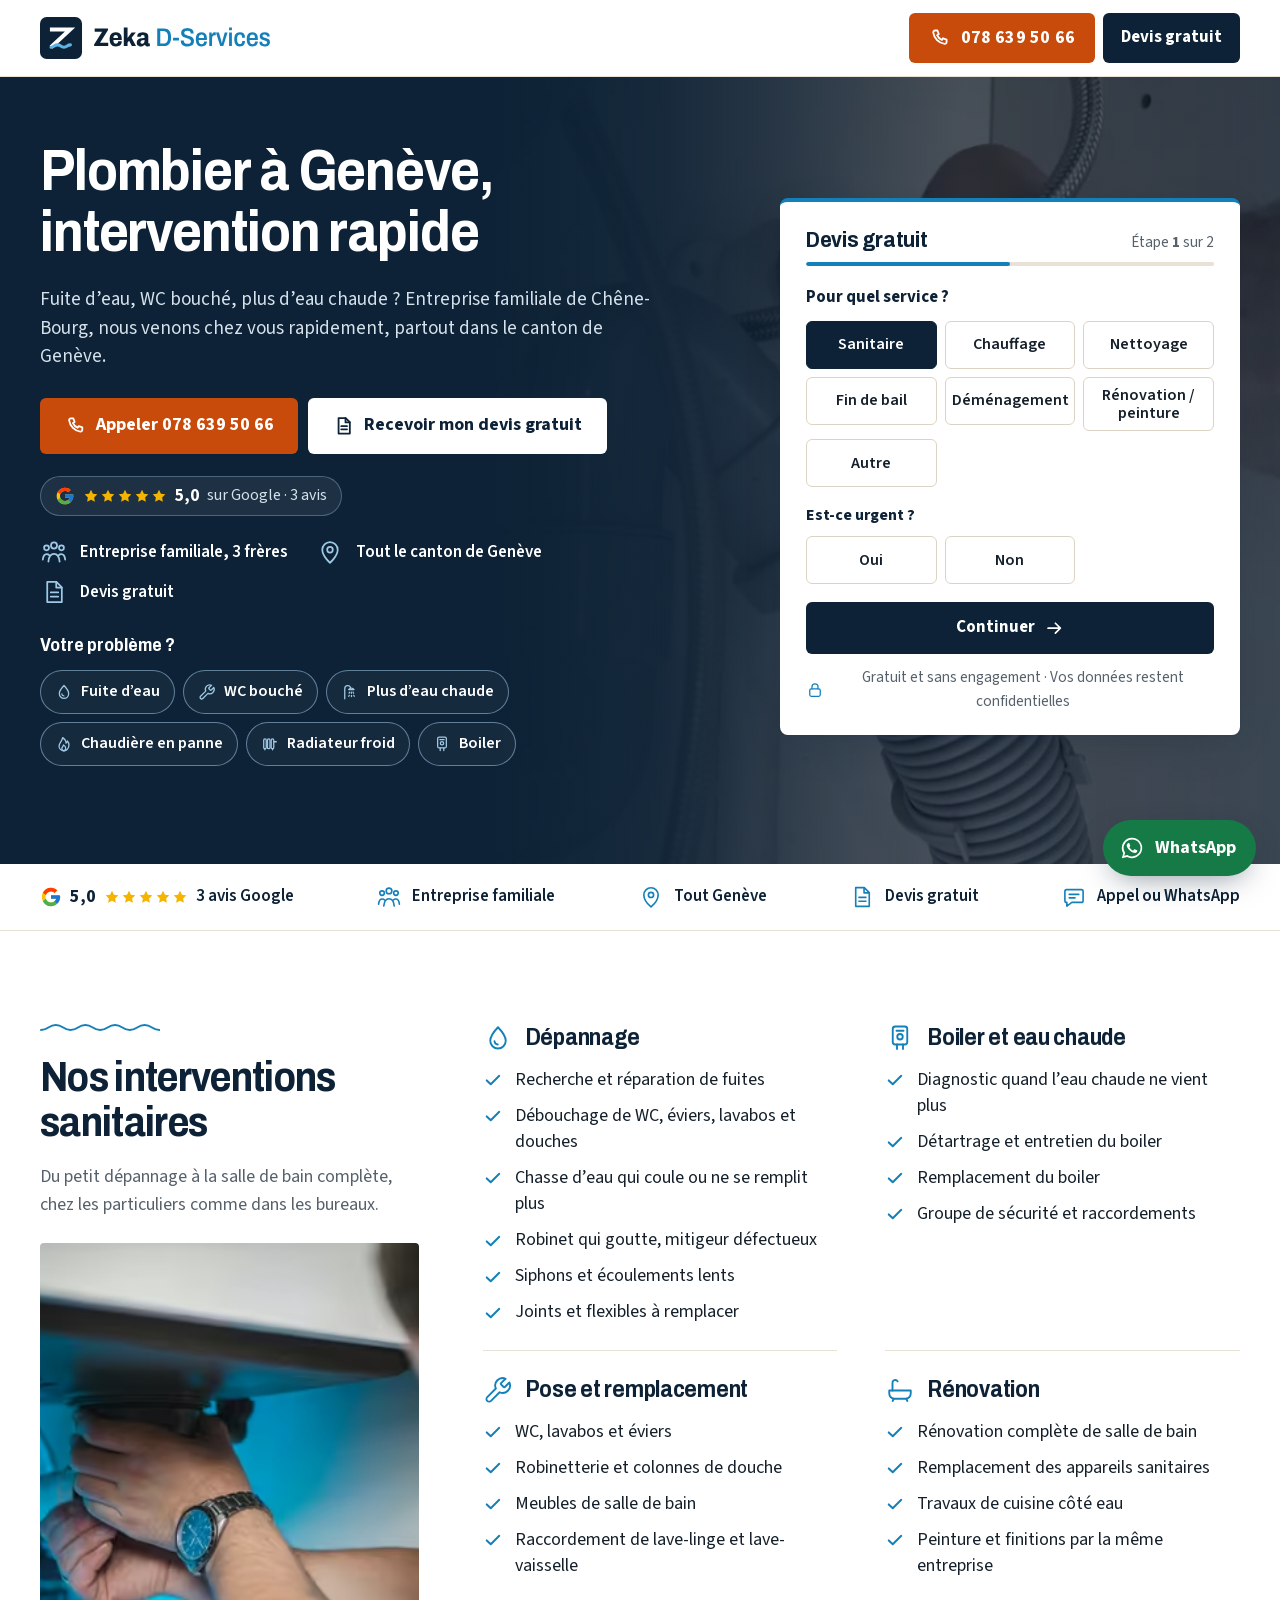
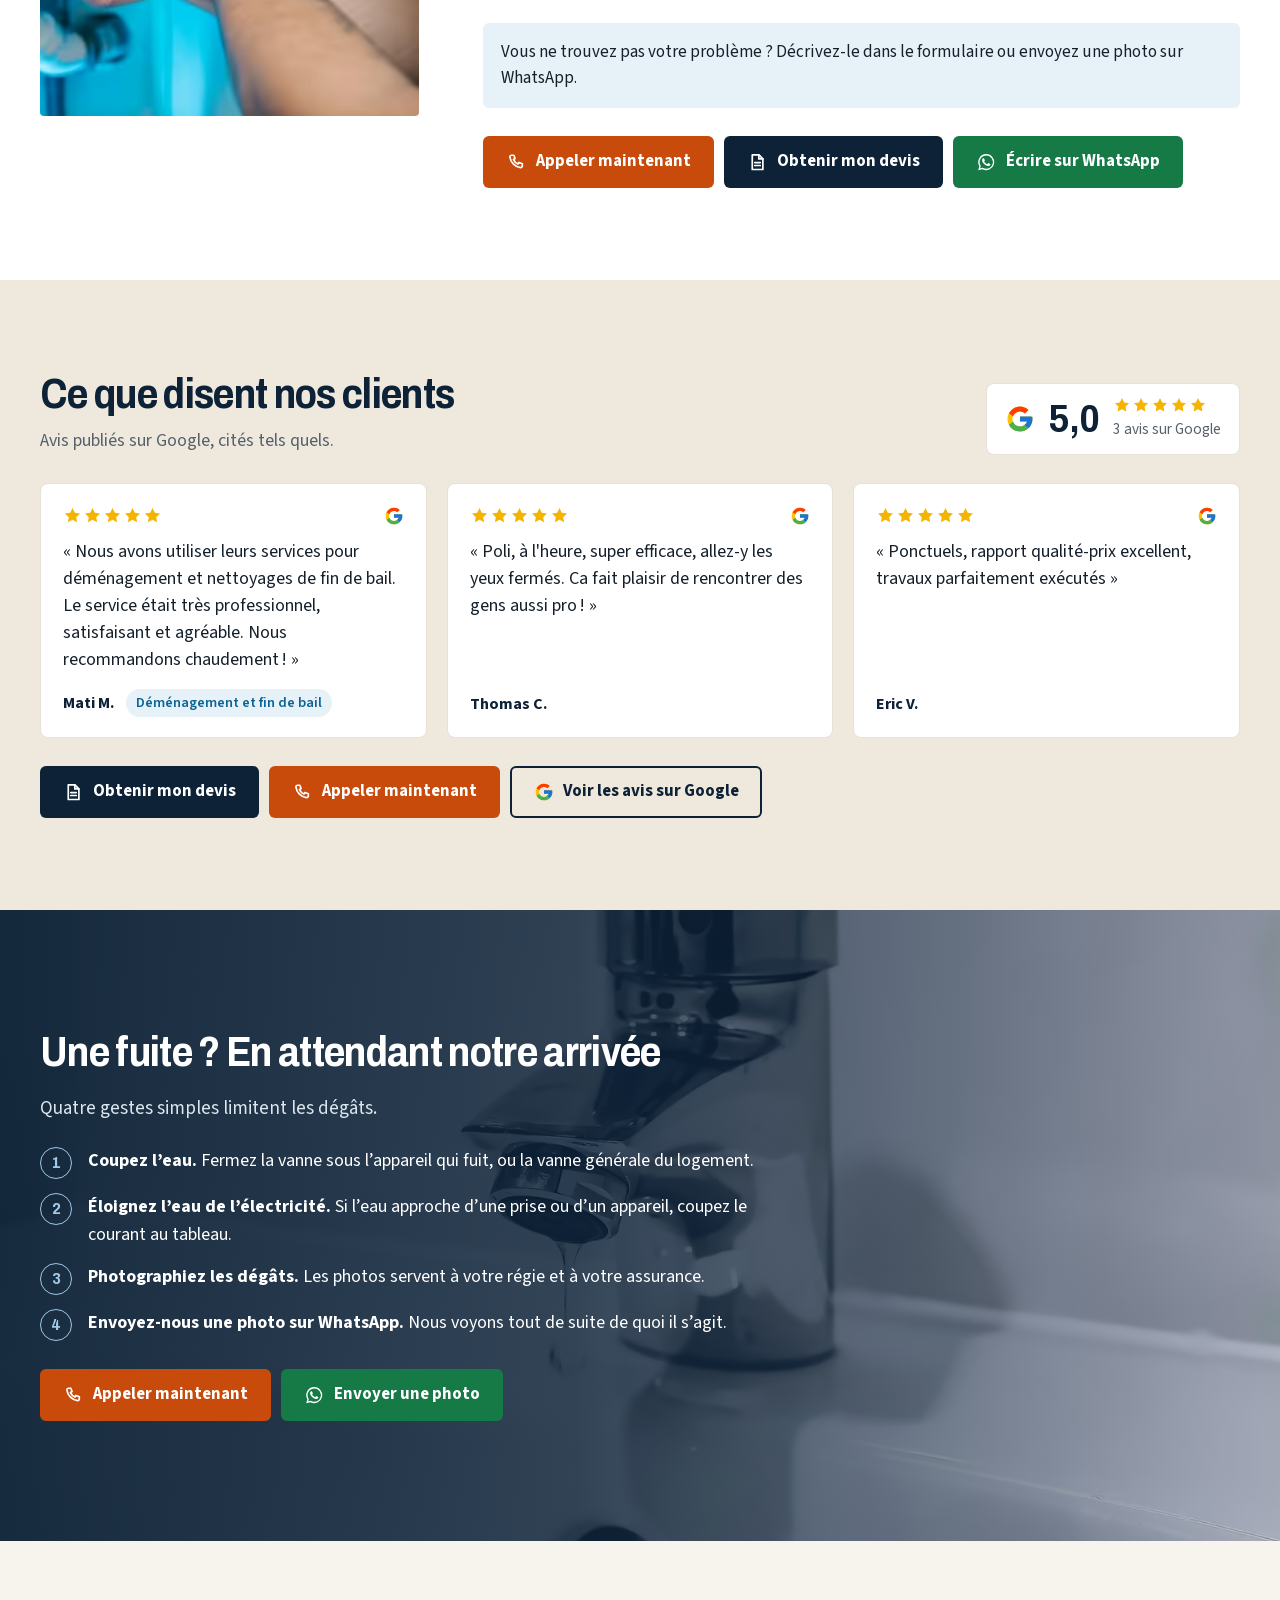
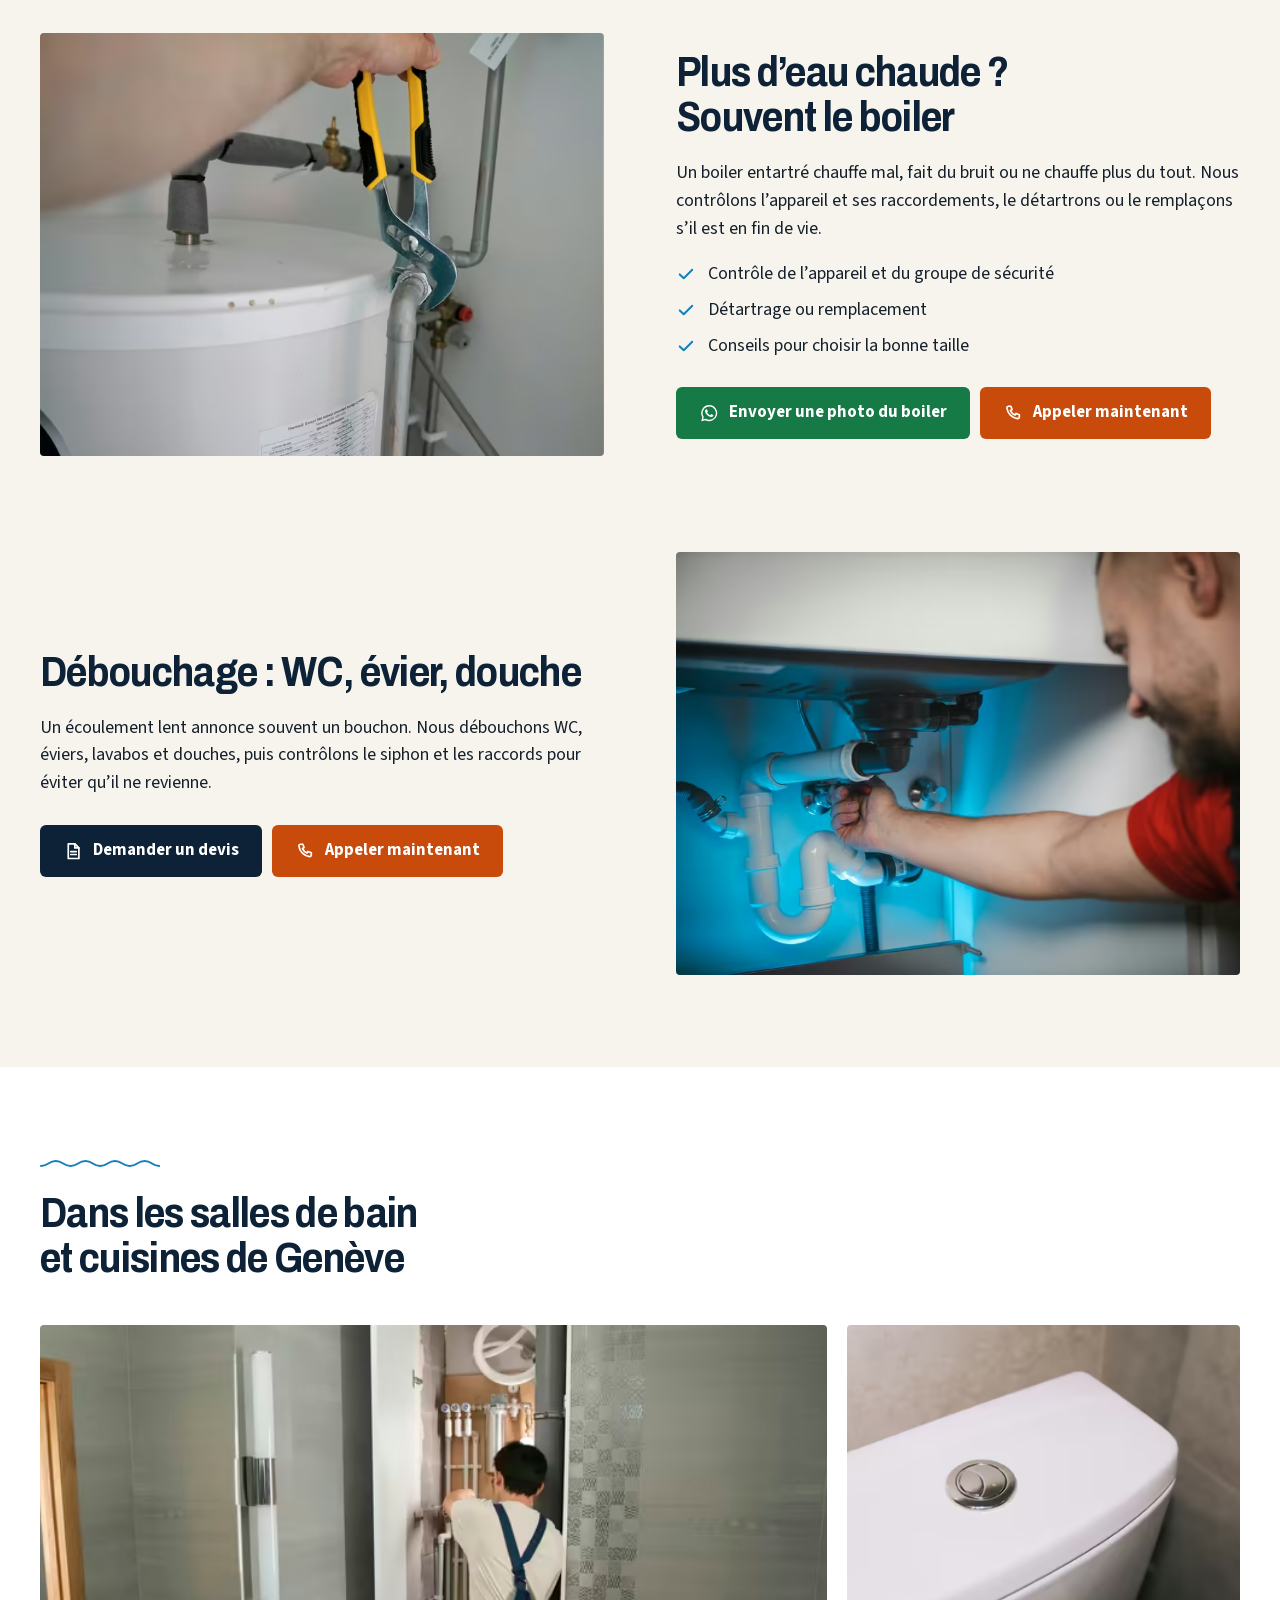
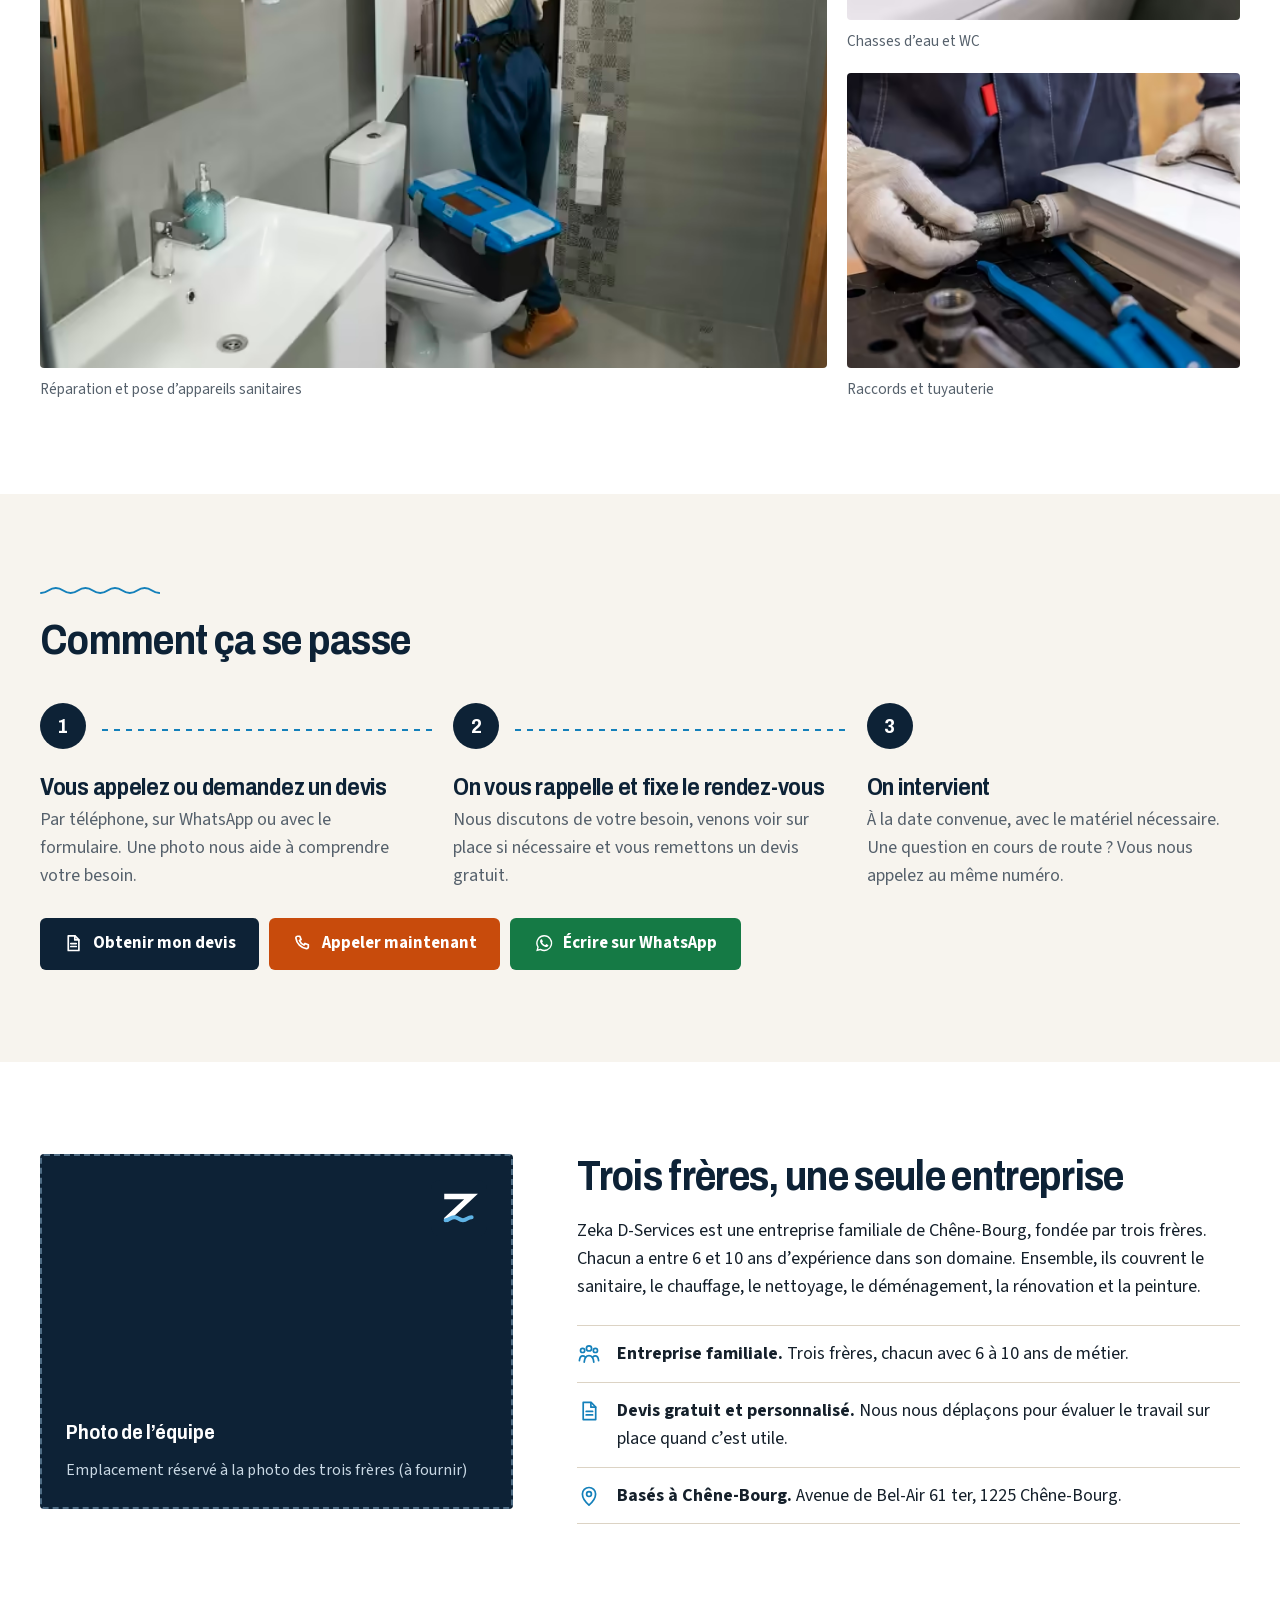
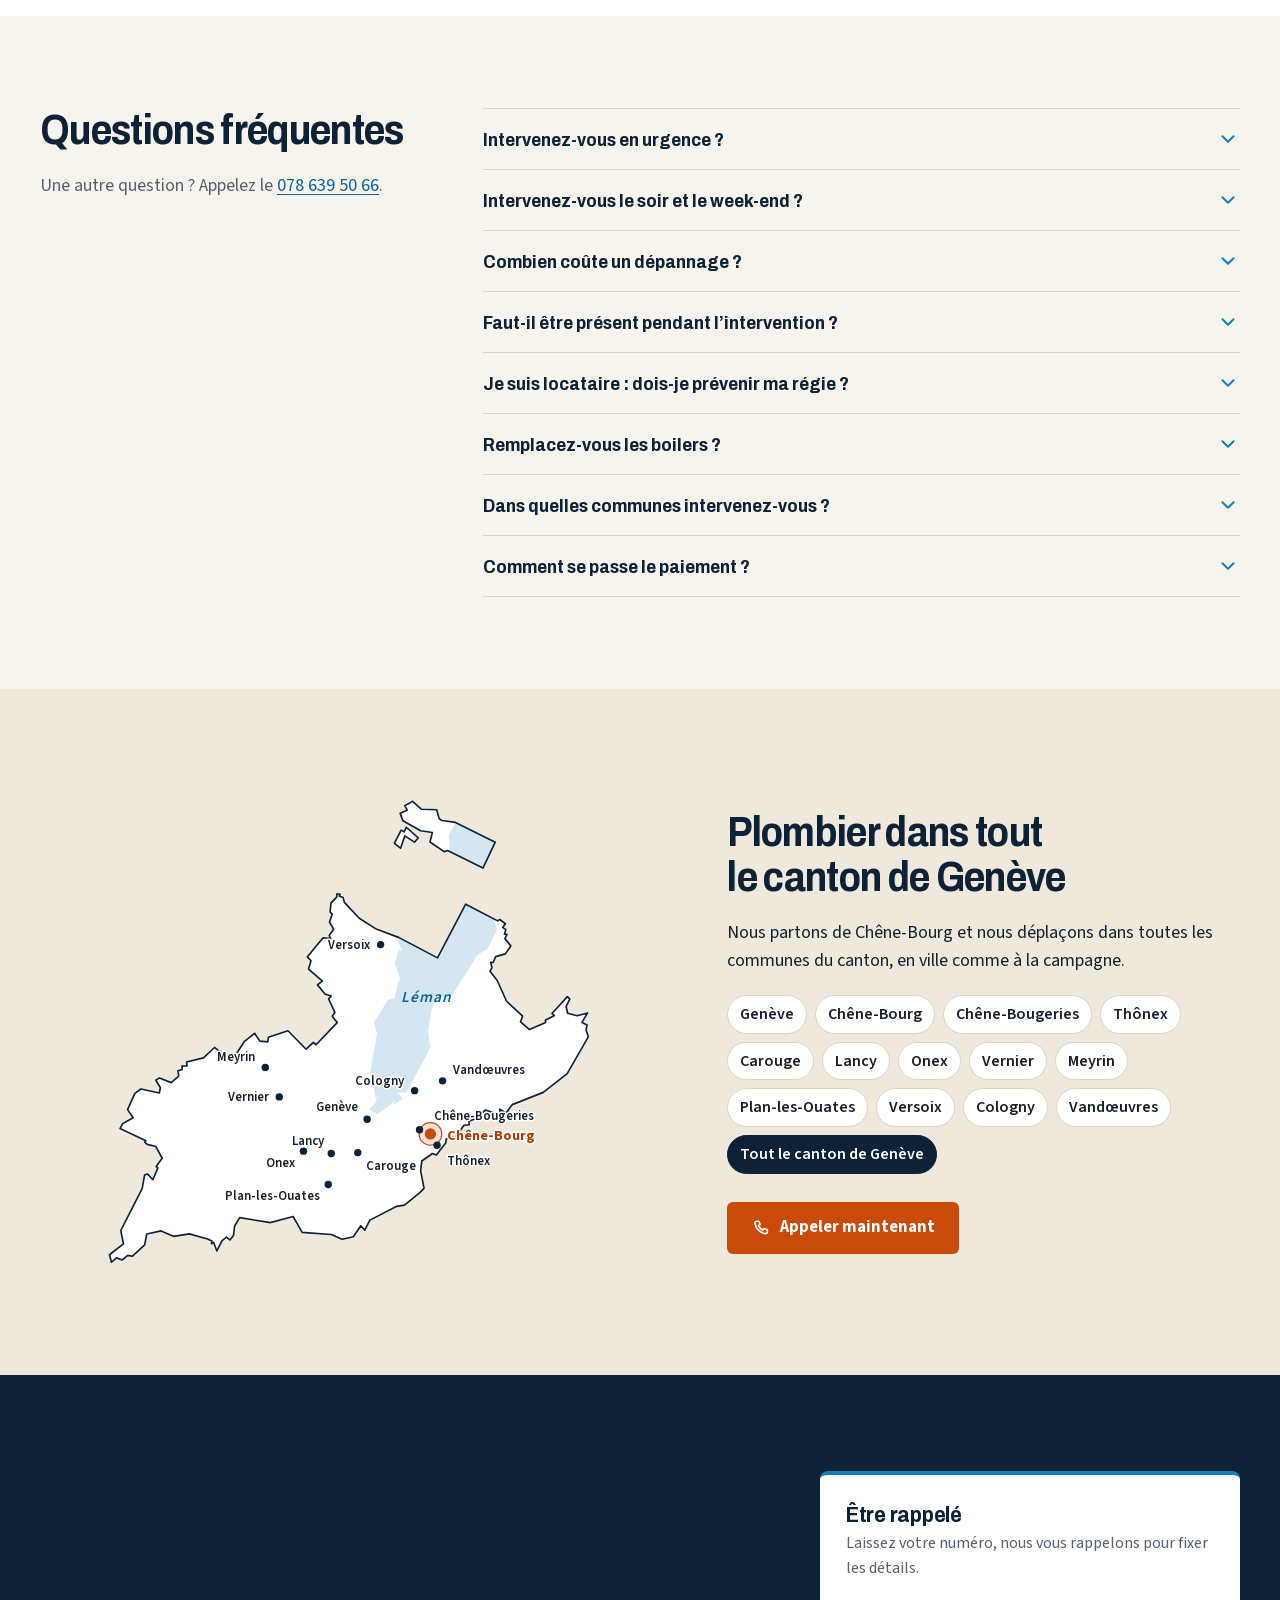
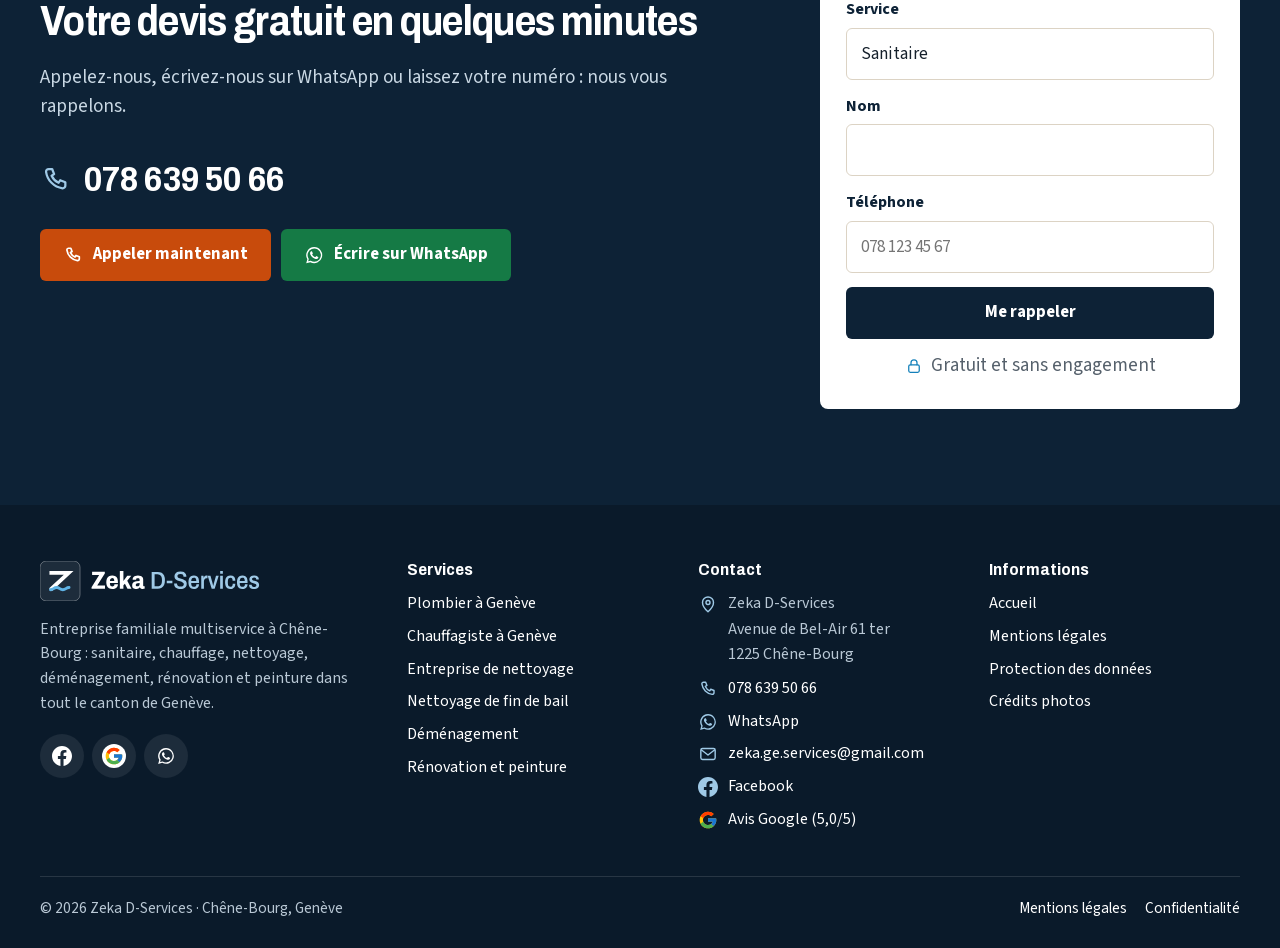
<file: plombier-geneve/index.html>
<!doctype html>
<html lang="fr-CH" data-root="../" data-page="plombier">
<head>
<meta charset="utf-8">
<meta name="viewport" content="width=device-width, initial-scale=1, viewport-fit=cover">
<title>Plombier Genève · Dépannage et devis gratuit · Zeka D-Services</title>
<meta name="description" content="Plombier à Genève : fuite d’eau, WC bouché, débouchage, boiler, robinetterie. Entreprise familiale de Chêne-Bourg, intervention dans tout le canton. Appelez le 078 639 50 66.">
<link rel="canonical" href="https://welcometothenextlevel.github.io/zekadservices/plombier-geneve/">
<meta property="og:type" content="website">
<meta property="og:locale" content="fr_CH">
<meta property="og:site_name" content="Zeka D-Services">
<meta property="og:title" content="Plombier Genève · Dépannage et devis gratuit · Zeka D-Services">
<meta property="og:description" content="Plombier à Genève : fuite d’eau, WC bouché, débouchage, boiler, robinetterie. Entreprise familiale de Chêne-Bourg, intervention dans tout le canton. Appelez le 078 639 50 66.">
<meta property="og:url" content="https://welcometothenextlevel.github.io/zekadservices/plombier-geneve/">
<meta property="og:image" content="https://welcometothenextlevel.github.io/zekadservices/img/og-share.jpg">
<meta property="og:image:width" content="1200">
<meta property="og:image:height" content="630">
<meta name="twitter:card" content="summary_large_image">
<meta name="theme-color" content="#0D2236">
<meta name="format-detection" content="telephone=no">
<link rel="icon" href="../favicon.svg" type="image/svg+xml">
<link rel="icon" href="../favicon.ico" sizes="32x32">
<link rel="apple-touch-icon" href="../apple-touch-icon.png">
<link rel="manifest" href="../site.webmanifest">
<link rel="preload" href="../fonts/archivo-latin.woff2" as="font" type="font/woff2" crossorigin>
<link rel="preload" href="../fonts/source-sans-3-latin.woff2" as="font" type="font/woff2" crossorigin>
<link rel="preload" as="image" type="image/avif" media="(min-width: 960px)" imagesrcset="../img/stock/poster-sanitaire-480.avif 480w, ../img/stock/poster-sanitaire-800.avif 800w, ../img/stock/poster-sanitaire-1200.avif 1200w" imagesizes="62vw" fetchpriority="high"><style>@font-face{font-family:"Archivo";src:url(../fonts/archivo-latin.woff2) format("woff2");font-weight:100 900;font-display:swap}@font-face{font-family:"Source Sans 3";src:url(../fonts/source-sans-3-latin.woff2) format("woff2");font-weight:200 900;font-display:swap}@font-face{font-family:"Archivo Fallback";src:local("Arial Bold"),local("Arial-BoldMT"),local("Arial");font-weight:700;size-adjust:87.96%;ascent-override:99.81%;descent-override:23.87%;line-gap-override:0%}@font-face{font-family:"Source Fallback";src:local("Arial"),local("ArialMT");font-weight:400;size-adjust:93.82%;ascent-override:109.15%;descent-override:42.64%;line-gap-override:0%}@font-face{font-family:"Source Fallback";src:local("Arial Bold"),local("Arial-BoldMT");font-weight:600 700;size-adjust:91%;ascent-override:112.5%;descent-override:44%;line-gap-override:0%}:root{--navy:#0D2236;--navy-2:#14304C;--navy-3:#0A1A2A;--blue:#1480BA;--blue-ink:#0B6496;--sky:#9FC9E6;--sky-2:#E6F1F8;--orange:#C84B0C;--orange-h:#A93E08;--wa:#157A45;--wa-h:#0F6036;--paper:#F7F4EE;--paper-2:#EEE8DD;--line:#DCD3C4;--line-2:#E8E1D5;--ink:#15202B;--muted:#56616C;--r:6px;--wrap:1200px;--hd:64px;--gut:16px;--ff-h:"Archivo","Archivo Fallback",Arial,sans-serif;--ff-b:"Source Sans 3","Source Fallback",Arial,sans-serif}@media (min-width:600px){:root{--gut:24px}}@media (min-width:960px){:root{--hd:76px;--gut:32px}}*,*::before,*::after{box-sizing:border-box}html{-webkit-text-size-adjust:100%;scroll-padding-top:calc(var(--hd) + 16px)}body{margin:0;font:400 1.125rem/1.55 var(--ff-b);color:var(--ink);background:var(--paper);overflow-x:hidden;-webkit-font-smoothing:antialiased;text-rendering:optimizeLegibility}img,svg,video{display:block;max-width:100%}img{height:auto}a{color:var(--blue-ink);text-underline-offset:.18em}button,input,select,textarea{font:inherit;color:inherit}h1,h2,h3,h4{font-family:var(--ff-h);font-weight:700;line-height:1.08;letter-spacing:-.012em;margin:0 0 .45em;color:var(--navy);text-wrap:balance}h1{font-size:clamp(2.05rem,1.35rem + 3.1vw,3.55rem);letter-spacing:-.02em}h2{font-size:clamp(1.7rem,1.25rem + 1.9vw,2.6rem);letter-spacing:-.016em}h3{font-size:clamp(1.22rem,1.1rem + .5vw,1.45rem)}p{margin:0 0 1em}ul,ol{margin:0;padding:0}.wrap{width:100%;max-width:calc(var(--wrap) + 2 * var(--gut));margin:0 auto;padding:0 var(--gut)}.sr{position:absolute!important;width:1px;height:1px;margin:-1px;overflow:hidden;clip:rect(0 0 0 0);white-space:nowrap;border:0}.skip{position:absolute;left:8px;top:-60px;z-index:100;background:var(--navy);color:#fff;padding:10px 16px;border-radius:var(--r)}.skip:focus{top:8px}:focus-visible{outline:3px solid var(--blue);outline-offset:3px}.ic{width:1.25em;height:1.25em;flex:none;fill:none;stroke:currentColor;stroke-width:1.7;stroke-linecap:round;stroke-linejoin:round}.btn{display:inline-flex;align-items:center;justify-content:center;gap:.55em;min-height:52px;padding:.7em 1.25em;border:2px solid transparent;border-radius:var(--r);font:700 1.0625rem/1.15 var(--ff-b);text-decoration:none;text-align:center;cursor:pointer;transition:background-color .15s,border-color .15s,color .15s}.btn .ic{width:1.2em;height:1.2em;stroke-width:2}.btn-call{background:var(--orange);color:#fff}.btn-call:hover{background:var(--orange-h)}.btn-quote{background:var(--navy);color:#fff}.btn-quote:hover{background:var(--navy-2)}.btn-wa{background:var(--wa);color:#fff}.btn-wa:hover{background:var(--wa-h)}.btn-line{background:transparent;color:var(--navy);border-color:var(--navy)}.btn-line:hover{background:var(--navy);color:#fff}.btn-light{background:#fff;color:var(--navy)}.btn-light:hover{background:var(--sky-2)}.btn-block{width:100%}.btn-lg{min-height:56px;font-size:1.125rem}.hd{position:sticky;top:0;z-index:60;background:#fff;border-bottom:1px solid var(--line-2)}.hd-in{display:flex;align-items:center;gap:12px;height:var(--hd)}.hd-logo{display:block;margin-right:auto;flex:none}.hd-logo img{width:auto;height:34px}.hd-nav{display:none}.hd-cta{display:flex;align-items:center;gap:8px}.hd .btn{min-height:44px;padding:.5em .95em;font-size:1rem}.hd .hd-phone{width:46px;height:46px;min-height:46px;padding:0;border-radius:50%}.hd-phone .ic{width:22px;height:22px}.hd-phone span,.hd-quote .l-long{display:none}@media (min-width:380px){.hd-logo img{height:38px}}@media (min-width:760px){.hd .hd-phone{width:auto;height:auto;border-radius:var(--r);padding:.5em 1.05em}.hd-phone span,.hd-quote .l-long{display:inline}.hd-quote .l-short{display:none}}@media (min-width:960px){.hd-logo img{height:42px}.hd .btn{min-height:50px;font-size:1.0625rem}.hd-phone .num{font-size:1.125rem;letter-spacing:.01em}}@media (min-width:1180px){.hd-nav{display:flex;gap:2px;margin-right:12px}.hd-nav a{padding:10px 11px;color:var(--ink);text-decoration:none;font-weight:600;font-size:1rem;border-radius:var(--r)}.hd-nav a:hover{background:var(--paper)}}.hero{position:relative;background:var(--navy);color:#fff;overflow:hidden;isolation:isolate}.hero-media{display:none}.hero-in{position:relative;display:grid;gap:0;padding-top:30px}.hero h1{color:#fff;margin-bottom:.4em}.hero-sub{font-size:1.1875rem;line-height:1.5;color:#D5E2EC;max-width:34em;margin-bottom:1.35em}.hero-ctas{display:grid;gap:10px;margin-bottom:22px}.hero-ctas .btn-quote{background:#fff;color:var(--navy)}.hero-ctas .btn-quote:hover{background:var(--sky-2)}.stars{display:inline-flex;gap:1px;color:#F4B400;line-height:0}.stars .ic{width:16px;height:16px;fill:currentColor;stroke:none}.gl{width:20px;height:20px;flex:none}.g-badge{display:inline-flex;flex-wrap:wrap;align-items:center;gap:6px 8px;margin:0 0 22px;padding:9px 14px;border-radius:999px;background:rgba(255,255,255,.07);border:1px solid rgba(159,201,230,.35);color:#fff;text-decoration:none;font-size:1rem;line-height:1.2}.g-badge:hover{background:rgba(255,255,255,.13)}.g-badge b{font-size:1.0625rem}.g-badge span:last-child{color:#D5E2EC}.trust3{list-style:none;display:grid;gap:10px;margin:0 0 26px}.trust3 li{white-space:nowrap}.trust3 li{display:flex;align-items:center;gap:12px;font-weight:600;font-size:1.0625rem;color:#fff}.trust3 .ic{width:28px;height:28px;color:var(--sky);stroke-width:1.5}.hero-form{margin:0 calc(-1 * var(--gut));padding:28px var(--gut) 36px;background:var(--paper);color:var(--ink)}@media (min-width:600px){.hero-ctas{grid-template-columns:auto auto;justify-content:start}.trust3{display:flex;flex-wrap:wrap;gap:12px 28px}}@media (min-width:960px){.hero-media{display:block;position:absolute;inset:0 0 0 auto;width:62%;z-index:-1}.hero-media picture,.hero-media img,.hero-media video{position:absolute;inset:0;width:100%;height:100%;object-fit:cover}.hero-media video{opacity:0;transition:opacity .6s}.hero-media video.on{opacity:1}.hero-media::after{content:"";position:absolute;inset:0;background:linear-gradient(90deg,var(--navy) 0%,rgba(13,34,54,.9) 22%,rgba(13,34,54,.45) 60%,rgba(13,34,54,.55) 100%)}.hero-in{grid-template-columns:minmax(0,1fr) 440px;gap:56px;align-items:center;padding-top:64px;padding-bottom:72px;min-height:min(720px,calc(100vh - var(--hd)))}.hero-copy{max-width:620px}.hero-form{margin:0;padding:0;background:none}}@media (min-width:1280px){.hero-in{grid-template-columns:minmax(0,1fr) 460px;gap:80px}}@media (min-width:960px) and (max-width:1199px){.hero-ctas{grid-template-columns:1fr;max-width:400px}}.hero-ctas .btn{white-space:nowrap}.pb{margin:0 0 26px}.pb-q{font-family:var(--ff-h);font-weight:700;font-size:1.125rem;margin:0 0 10px;color:#fff}.pb-list{display:flex;flex-wrap:wrap;gap:8px}.pb-chip{min-height:44px;padding:8px 14px;border:1.5px solid rgba(159,201,230,.55);border-radius:999px;background:rgba(255,255,255,.04);color:#fff;font-weight:600;font-size:1rem;cursor:pointer;display:inline-flex;align-items:center;gap:8px}.pb-chip:hover,.pb-chip[aria-pressed="true"]{background:#fff;color:var(--navy);border-color:#fff}.pb-chip .ic{width:18px;height:18px;color:var(--sky)}.pb-chip:hover .ic,.pb-chip[aria-pressed="true"] .ic{color:var(--blue)}.pb-panel{margin-top:12px;padding:16px;border-radius:var(--r);background:var(--navy-2);border:1px solid rgba(159,201,230,.3)}.pb-panel p{margin:0 0 12px;color:#E4EDF4}.pb-panel .btns{display:flex;flex-wrap:wrap;gap:8px}.pb-panel .btn{min-height:48px}.qf{background:#fff;color:var(--ink);border-radius:8px;box-shadow:0 1px 2px rgba(13,34,54,.06),0 12px 40px -12px rgba(13,34,54,.28);padding:22px 18px 20px;border-top:4px solid var(--blue)}.qf-head{display:flex;flex-wrap:wrap;align-items:baseline;justify-content:space-between;gap:4px 12px;margin-bottom:6px}.qf-title{font-family:var(--ff-h);font-weight:700;font-size:1.4rem;color:var(--navy);margin:0}.qf-steplabel{margin:0;font-size:.95rem;color:var(--muted)}.qf-bar{height:4px;background:var(--line-2);border-radius:4px;margin:8px 0 18px;overflow:hidden}.qf-bar span{display:block;height:100%;width:50%;background:var(--blue);border-radius:4px;transition:width .25s}.qf[data-step="2"] .qf-bar span{width:100%}.qf fieldset{border:0;margin:0;padding:0;min-width:0}.qf legend{font-weight:700;font-size:1.0625rem;margin:0 0 10px;padding:0;color:var(--navy)}.qf-sub{font-weight:700;font-size:1rem;margin:16px 0 8px;color:var(--navy)}.chips{display:grid;grid-template-columns:repeat(2,minmax(0,1fr));gap:8px}.chips--rooms{grid-template-columns:repeat(4,minmax(0,1fr))}.chips--yn{grid-template-columns:repeat(2,minmax(0,1fr))}.chip{position:relative;display:block}.chip input{position:absolute;opacity:0;inset:0;width:100%;height:100%;margin:0;cursor:pointer}.chip span{display:flex;align-items:center;justify-content:center;min-height:48px;padding:8px 10px;border:1.5px solid var(--line);border-radius:var(--r);background:#fff;font-weight:600;font-size:1rem;line-height:1.15;text-align:center;transition:border-color .12s,background-color .12s}.chip input:hover+span{border-color:var(--blue)}.chip input:checked+span{border-color:var(--navy);background:var(--navy);color:#fff}.chip input:focus-visible+span{outline:3px solid var(--blue);outline-offset:2px}.field{margin:0 0 14px}.field label{display:block;font-weight:700;font-size:1rem;margin:0 0 6px;color:var(--navy)}.field .opt{font-weight:400;color:var(--muted)}.field input,.field textarea,.field select{display:block;width:100%;min-height:52px;padding:12px 14px;border:1.5px solid var(--line);border-radius:var(--r);background:#fff;font-size:1.0625rem;line-height:1.3;appearance:none}.field textarea{min-height:96px;resize:vertical}.field input:focus,.field textarea:focus,.field select:focus{outline:none;border-color:var(--blue);box-shadow:0 0 0 3px rgba(20,128,186,.22)}.field [aria-invalid="true"]{border-color:#B42318}.err{display:block;margin-top:6px;font-size:.95rem;font-weight:600;color:#B42318}.err:empty{display:none}.qf-photo{display:flex;gap:10px;align-items:flex-start;margin:4px 0 16px;padding:12px 14px;border-radius:var(--r);background:#EDF6F0;font-size:1rem;line-height:1.4}.qf-photo .ic{color:var(--wa);width:22px;height:22px;margin-top:1px}.qf-photo a{color:var(--wa-h);font-weight:700}.qf-actions{display:flex;gap:10px;align-items:stretch}.qf-actions .btn-quote{flex:1}.qf-back{min-height:52px;padding:0 14px;border:1.5px solid var(--line);border-radius:var(--r);background:#fff;font-weight:600;cursor:pointer}.qf-back:hover{border-color:var(--navy)}.qf-reassure{display:flex;align-items:center;justify-content:center;gap:8px;margin:12px 0 0;font-size:.95rem;color:var(--muted);text-align:center}.qf-reassure .ic{width:18px;height:18px;color:var(--blue)}.qf-status{margin:10px 0 0;font-weight:600}.qf-status:empty{display:none}.qf-status.is-err{color:#B42318}.hp{position:absolute!important;left:-9999px;width:1px;height:1px;overflow:hidden}.qf [hidden]{display:none!important}@media (min-width:600px){.chips{grid-template-columns:repeat(3,minmax(0,1fr))}}@media (min-width:960px){.qf{padding:26px 26px 22px}.chips{grid-template-columns:repeat(2,minmax(0,1fr))}}@media (min-width:1280px){.chips{grid-template-columns:repeat(3,minmax(0,1fr))}.chips .chip--wide{grid-column:span 1}}.nw{white-space:nowrap}</style>
<link rel="stylesheet" href="../css/site.css?v=4" media="print" onload="this.media='all'">
<noscript><link rel="stylesheet" href="../css/site.css?v=4"></noscript>
<script type="application/ld+json">{"@context":"https://schema.org","@graph":[{"@type":["Plumber","HomeAndConstructionBusiness"],"@id":"https://welcometothenextlevel.github.io/zekadservices/#entreprise","name":"Zeka D-Services","description":"Entreprise familiale multiservice à Chêne-Bourg (Genève) : sanitaire, chauffage, nettoyage, fin de bail, déménagement, rénovation et peinture.","url":"https://welcometothenextlevel.github.io/zekadservices/","logo":"https://welcometothenextlevel.github.io/zekadservices/img/brand/logo.png","image":"https://welcometothenextlevel.github.io/zekadservices/img/og-share.jpg","telephone":"+41 78 639 50 66","currenciesAccepted":"CHF","address":{"@type":"PostalAddress","streetAddress":"Avenue de Bel-Air 61 ter","postalCode":"1225","addressLocality":"Chêne-Bourg","addressRegion":"GE","addressCountry":"CH"},"geo":{"@type":"GeoCoordinates","latitude":46.20198,"longitude":6.20005},"sameAs":["https://www.facebook.com/profile.php?id=61575238847470","https://maps.google.com/?cid=4459338747840241714"],"areaServed":[{"@type":"AdministrativeArea","name":"Canton de Genève"},{"@type":"City","name":"Genève"},{"@type":"City","name":"Chêne-Bourg"},{"@type":"City","name":"Chêne-Bougeries"},{"@type":"City","name":"Thônex"},{"@type":"City","name":"Carouge"},{"@type":"City","name":"Lancy"},{"@type":"City","name":"Onex"},{"@type":"City","name":"Vernier"},{"@type":"City","name":"Meyrin"},{"@type":"City","name":"Plan-les-Ouates"},{"@type":"City","name":"Versoix"},{"@type":"City","name":"Cologny"},{"@type":"City","name":"Vandœuvres"}]},{"@type":"Service","name":"Plombier à Genève : dépannage sanitaire, fuites, débouchage, boiler","serviceType":"Plomberie et dépannage sanitaire","url":"https://welcometothenextlevel.github.io/zekadservices/plombier-geneve/","provider":{"@id":"https://welcometothenextlevel.github.io/zekadservices/#entreprise"},"areaServed":{"@type":"AdministrativeArea","name":"Canton de Genève"},"offers":{"@type":"Offer","description":"Devis gratuit et sans engagement","priceCurrency":"CHF"}},{"@type":"BreadcrumbList","itemListElement":[{"@type":"ListItem","position":1,"name":"Accueil","item":"https://welcometothenextlevel.github.io/zekadservices/"},{"@type":"ListItem","position":2,"name":"Plombier à Genève","item":"https://welcometothenextlevel.github.io/zekadservices/plombier-geneve/"}]},{"@type":"FAQPage","mainEntity":[{"@type":"Question","name":"Intervenez-vous en urgence ?","acceptedAnswer":{"@type":"Answer","text":"Pour une fuite, un WC bouché ou une panne d’eau chaude, appelez le 078 639 50 66. Nous vous disons directement quand un plombier peut passer chez vous."}},{"@type":"Question","name":"Intervenez-vous le soir et le week-end ?","acceptedAnswer":{"@type":"Answer","text":"Appelez-nous : nous vous indiquons nos disponibilités du moment et le prochain créneau possible."}},{"@type":"Question","name":"Combien coûte un dépannage ?","acceptedAnswer":{"@type":"Answer","text":"Le prix dépend du problème et des pièces à changer. Le devis est gratuit et sans engagement. Une photo envoyée sur WhatsApp nous aide à vous répondre plus précisément."}},{"@type":"Question","name":"Faut-il être présent pendant l’intervention ?","acceptedAnswer":{"@type":"Answer","text":"Il faut que quelqu’un nous ouvre et nous montre l’installation. Si ce n’est pas possible, indiquez-le dans votre demande et nous trouvons une solution avec vous."}},{"@type":"Question","name":"Je suis locataire : dois-je prévenir ma régie ?","acceptedAnswer":{"@type":"Answer","text":"En cas de dégât d’eau, prévenez votre régie et, si besoin, votre assurance. Prenez des photos avant et après : elles servent pour le dossier."}},{"@type":"Question","name":"Remplacez-vous les boilers ?","acceptedAnswer":{"@type":"Answer","text":"Oui. Nous contrôlons le boiler, le détartrons ou le remplaçons s’il est en fin de vie, et vous expliquons l’option la plus raisonnable avant de commencer."}},{"@type":"Question","name":"Dans quelles communes intervenez-vous ?","acceptedAnswer":{"@type":"Answer","text":"Nous intervenons dans tout le canton de Genève, notamment à Genève, Chêne-Bourg, Chêne-Bougeries, Thônex, Carouge, Lancy, Onex, Vernier, Meyrin, Plan-les-Ouates, Versoix, Cologny et Vandœuvres."}},{"@type":"Question","name":"Comment se passe le paiement ?","acceptedAnswer":{"@type":"Answer","text":"Les modalités de paiement sont précisées dans votre devis. Posez-nous la question au moment du devis si vous avez une préférence."}}]}]}</script>
</head>
<body data-service="plombier">
<svg width="0" height="0" style="position:absolute" aria-hidden="true" focusable="false"><defs>
<symbol id="i-phone" viewBox="0 0 24 24"><path d="M6.6 3.8h2.6l1.5 3.9-1.9 1.2a10.6 10.6 0 0 0 5.3 5.3l1.2-1.9 3.9 1.5v2.6a2 2 0 0 1-2.1 2A14.6 14.6 0 0 1 4.6 5.9a2 2 0 0 1 2-2.1z"/></symbol>
<symbol id="i-wa" viewBox="0 0 24 24"><path stroke="none" fill="currentColor" d="M12.04 2.5a9.43 9.43 0 0 0-8.1 14.24L2.6 21.5l4.88-1.28a9.43 9.43 0 1 0 4.56-17.72zm0 17.26a7.8 7.8 0 0 1-3.98-1.09l-.29-.17-2.9.76.78-2.83-.19-.3a7.82 7.82 0 1 1 6.58 3.63zm4.29-5.86c-.24-.12-1.4-.69-1.61-.77-.22-.08-.38-.12-.54.12-.16.24-.62.77-.76.93-.14.16-.28.18-.52.06-.24-.12-1-.37-1.91-1.18-.7-.63-1.18-1.41-1.32-1.65-.14-.24-.01-.37.1-.49.11-.11.24-.28.36-.42.12-.14.16-.24.24-.4.08-.16.04-.3-.02-.42-.06-.12-.54-1.3-.74-1.78-.2-.47-.4-.4-.54-.41h-.46a.89.89 0 0 0-.64.3 2.7 2.7 0 0 0-.84 2c0 1.18.86 2.32.98 2.48.12.16 1.69 2.58 4.1 3.62.57.25 1.02.4 1.37.51.58.18 1.1.16 1.52.1.46-.07 1.4-.57 1.6-1.13.2-.55.2-1.03.14-1.13-.06-.1-.22-.16-.46-.28z"/></symbol>
<symbol id="i-family" viewBox="0 0 24 24"><circle cx="12" cy="6.4" r="2.6"/><circle cx="5.6" cy="8.4" r="2.1"/><circle cx="18.4" cy="8.4" r="2.1"/><path d="M7.2 20.2c.4-4.1 2.2-6.6 4.8-6.6s4.4 2.5 4.8 6.6"/><path d="M2.4 18.6c.3-3 1.6-4.7 3.4-4.7.9 0 1.6.3 2.2.9M21.6 18.6c-.3-3-1.6-4.7-3.4-4.7-.9 0-1.6.3-2.2.9"/></symbol>
<symbol id="i-pin" viewBox="0 0 24 24"><path d="M12 21.2s-6.6-5.7-6.6-11.1a6.6 6.6 0 0 1 13.2 0c0 5.4-6.6 11.1-6.6 11.1z"/><circle cx="12" cy="10.1" r="2.4"/></symbol>
<symbol id="i-doc" viewBox="0 0 24 24"><path d="M6.2 3.4h7.9l4.6 4.6v12.6H6.2z"/><path d="M13.9 3.5v4.7h4.7M9.2 12.4h6.4M9.2 15.9h6.4"/></symbol>
<symbol id="i-chat" viewBox="0 0 24 24"><path d="M5.2 5.2h13.6a1.6 1.6 0 0 1 1.6 1.6v8.6a1.6 1.6 0 0 1-1.6 1.6H10l-4.6 3.4V17H5.2a1.6 1.6 0 0 1-1.6-1.6V6.8a1.6 1.6 0 0 1 1.6-1.6z"/><path d="M7.6 9.6h8.8M7.6 12.8h5.4"/></symbol>
<symbol id="i-check" viewBox="0 0 24 24"><path d="M4.8 12.6l4.4 4.3L19.2 7"/></symbol>
<symbol id="i-arrow" viewBox="0 0 24 24"><path d="M4.8 12h14.2M13.4 6.2l5.8 5.8-5.8 5.8"/></symbol>
<symbol id="i-chev" viewBox="0 0 24 24"><path d="M6.4 9.2l5.6 5.6 5.6-5.6"/></symbol>
<symbol id="i-mail" viewBox="0 0 24 24"><rect x="3.4" y="5.4" width="17.2" height="13.2" rx="2"/><path d="M4.2 7.2l7.8 6 7.8-6"/></symbol>
<symbol id="i-drop" viewBox="0 0 24 24"><path d="M12 3.4s6.2 6.5 6.2 10.8a6.2 6.2 0 0 1-12.4 0C5.8 9.9 12 3.4 12 3.4z"/><path d="M9.2 14.6a2.9 2.9 0 0 0 2.6 2.6"/></symbol>
<symbol id="i-flame" viewBox="0 0 24 24"><path d="M12 21c-3.8 0-6.6-2.7-6.6-6.3 0-4.4 4.2-6.5 4.8-11.2 2.9 1.9 4.5 4.6 4.5 7.4.9-.5 1.6-1.6 1.8-2.9 1.4 1.5 2.1 3.5 2.1 5.4 0 4.1-2.8 7.6-6.6 7.6z"/><path d="M12 21c-1.7 0-2.9-1.2-2.9-2.9 0-1.9 1.7-2.9 2.3-4.8 1.6 1 2.9 2.6 2.9 4.5 0 1.9-.8 3.2-2.3 3.2z"/></symbol>
<symbol id="i-radiator" viewBox="0 0 24 24"><rect x="3.6" y="5.2" width="3.4" height="13" rx="1.7"/><rect x="8.6" y="5.2" width="3.4" height="13" rx="1.7"/><rect x="13.6" y="5.2" width="3.4" height="13" rx="1.7"/><path d="M17 9h3.4M5.2 18.2v1.6M15.4 18.2v1.6"/></symbol>
<symbol id="i-boiler" viewBox="0 0 24 24"><rect x="6.2" y="2.8" width="11.6" height="14.4" rx="2"/><circle cx="12" cy="11" r="2.2"/><path d="M9.2 6.2h5.6M9.6 17.2v3.6M14.4 17.2v3.6"/></symbol>
<symbol id="i-wrench" viewBox="0 0 24 24"><path d="M14.6 6.3a1 1 0 0 0 0 1.4l1.7 1.7a1 1 0 0 0 1.4 0l3.4-3.4a5.9 5.9 0 0 1-7.8 7.8l-6.9 6.9a2.1 2.1 0 0 1-3-3l6.9-6.9a5.9 5.9 0 0 1 7.8-7.8z"/></symbol>
<symbol id="i-shower" viewBox="0 0 24 24"><path d="M5 21V7.6a4 4 0 0 1 7.6-1.8"/><path d="M10.2 8.8a4.4 4.4 0 0 1 7.2 0z"/><path d="M11.4 12.2l-.6 1.4M13.8 12.2v1.6M16.2 12.2l.6 1.4M11 16.4l-.6 1.4M14 16.4v1.6M17 16.4l.6 1.4"/></symbol>
<symbol id="i-spark" viewBox="0 0 24 24"><path d="M12 2.8c.7 4.8 2.6 6.7 7.4 7.4-4.8.7-6.7 2.6-7.4 7.4-.7-4.8-2.6-6.7-7.4-7.4 4.8-.7 6.7-2.6 7.4-7.4z"/><path d="M18.6 16.4c.3 1.7 1 2.4 2.6 2.6-1.7.3-2.4 1-2.6 2.6-.3-1.7-1-2.4-2.6-2.6 1.7-.2 2.4-.9 2.6-2.6z"/></symbol>
<symbol id="i-kitchen" viewBox="0 0 24 24"><rect x="4" y="3.4" width="16" height="17.2" rx="1.6"/><path d="M4 8.2h16M7.6 5.8h.01M10.6 5.8h.01"/><rect x="7" y="11.2" width="10" height="6.2" rx="1"/></symbol>
<symbol id="i-bath" viewBox="0 0 24 24"><path d="M3.4 12.4h17.2v2.4a4.2 4.2 0 0 1-4.2 4.2H7.6a4.2 4.2 0 0 1-4.2-4.2z"/><path d="M6 12.4V6.2a2.2 2.2 0 0 1 4.1-1.1M7 19l-.9 1.8M17 19l.9 1.8"/></symbol>
<symbol id="i-window" viewBox="0 0 24 24"><rect x="4.2" y="3.6" width="15.6" height="16.8" rx="1.4"/><path d="M12 3.6v16.8M4.2 12h15.6"/></symbol>
<symbol id="i-home" viewBox="0 0 24 24"><path d="M3.8 11.2L12 4.6l8.2 6.6M6.2 9.4v10.4h11.6V9.4M10 19.8v-5h4v5"/></symbol>
<symbol id="i-building" viewBox="0 0 24 24"><path d="M5 20.4V4.6h9.4v15.8M14.4 9.4H19v11M3.4 20.4h17.2"/><path d="M8 8h3.4M8 11.4h3.4M8 14.8h3.4"/></symbol>
<symbol id="i-truck" viewBox="0 0 24 24"><path d="M2.8 6.4h11v10H2.8zM13.8 9.6h3.8l2.9 3.2v3.6h-6.7"/><circle cx="6.6" cy="17.6" r="1.9"/><circle cx="16.8" cy="17.6" r="1.9"/></symbol>
<symbol id="i-box" viewBox="0 0 24 24"><path d="M3.6 7.6L12 3.4l8.4 4.2v8.8L12 20.6l-8.4-4.2z"/><path d="M3.6 7.6L12 11.8l8.4-4.2M12 11.8v8.8M7.8 5.5l8.4 4.2"/></symbol>
<symbol id="i-roller" viewBox="0 0 24 24"><rect x="3.6" y="3.4" width="13.2" height="5.2" rx="1.2"/><path d="M16.8 6h2.8v4.8H11.2v3.2"/><rect x="9.8" y="14" width="2.8" height="6.8" rx="1"/></symbol>
<symbol id="i-key" viewBox="0 0 24 24"><circle cx="8" cy="15.6" r="4.2"/><path d="M11 12.6l8.6-8.6M16.2 7.4l2.4 2.4M13.8 9.8l2 2"/></symbol>
<symbol id="i-cal" viewBox="0 0 24 24"><rect x="3.8" y="5.4" width="16.4" height="14.8" rx="2"/><path d="M3.8 10h16.4M8.4 3.4v4M15.6 3.4v4"/></symbol>
<symbol id="i-camera" viewBox="0 0 24 24"><rect x="3.4" y="7" width="17.2" height="12.4" rx="2"/><circle cx="12" cy="13.2" r="3.4"/><path d="M8.6 7l1.6-2.6h3.6L15.4 7"/></symbol>
<symbol id="i-lock" viewBox="0 0 24 24"><rect x="5" y="10.4" width="14" height="10" rx="2"/><path d="M8 10.4V7.8a4 4 0 0 1 8 0v2.6"/></symbol>
<symbol id="i-plus" viewBox="0 0 24 24"><path d="M12 5v14M5 12h14"/></symbol>
<symbol id="i-back" viewBox="0 0 24 24"><path d="M19.2 12H5M10.6 6.2L4.8 12l5.8 5.8"/></symbol>
<symbol id="i-star" viewBox="0 0 24 24"><path stroke="none" fill="currentColor" d="M12 2.6l2.9 6 6.5.9-4.7 4.6 1.1 6.5L12 17.5l-5.8 3.1 1.1-6.5-4.7-4.6 6.5-.9z"/></symbol>
<symbol id="i-fb" viewBox="0 0 24 24"><path stroke="none" fill="currentColor" d="M24 12.07C24 5.41 18.63 0 12 0S0 5.41 0 12.07C0 18.1 4.39 23.1 10.13 24v-8.44H7.08v-3.49h3.04V9.41c0-3.02 1.79-4.69 4.53-4.69 1.31 0 2.68.24 2.68.24v2.97h-1.51c-1.49 0-1.96.93-1.96 1.89v2.25h3.33l-.53 3.49h-2.8V24C19.61 23.1 24 18.1 24 12.07z"/></symbol>
<symbol id="i-g" viewBox="0 0 48 48"><path stroke="none" fill="#FFC107" d="M43.6 20.5H42V20H24v8h11.3C33.7 32.7 29.2 36 24 36c-6.6 0-12-5.4-12-12s5.4-12 12-12c3.1 0 5.8 1.2 7.9 3.1l5.7-5.7C34 6.1 29.3 4 24 4 13 4 4 13 4 24s9 20 20 20 20-9 20-20c0-1.3-.1-2.4-.4-3.5z"/><path stroke="none" fill="#FF3D00" d="M6.3 14.7l6.6 4.8C14.7 15.1 19 12 24 12c3.1 0 5.8 1.2 7.9 3.1l5.7-5.7C34 6.1 29.3 4 24 4 16.3 4 9.7 8.3 6.3 14.7z"/><path stroke="none" fill="#4CAF50" d="M24 44c5.2 0 9.9-2 13.4-5.2l-6.2-5.2A11.9 11.9 0 0 1 24 36c-5.2 0-9.6-3.3-11.3-8l-6.5 5C9.5 39.6 16.2 44 24 44z"/><path stroke="none" fill="#1976D2" d="M43.6 20.5H42V20H24v8h11.3a12 12 0 0 1-4.1 5.6l6.2 5.2C37 39.2 44 34 44 24c0-1.3-.1-2.4-.4-3.5z"/></symbol>
</defs></svg>
<a class="skip" href="#main">Aller au contenu</a>
<header class="hd" data-service="plombier"><div class="wrap hd-in">
<a class="hd-logo" href="../"><img src="../img/brand/logo.svg" width="244" height="44" alt="Zeka D-Services, accueil"></a>
<div class="hd-cta">
<a class="btn btn-call hd-phone" href="tel:+41786395066" data-service="plombier" data-loc="header" aria-label="Appeler le 078 639 50 66"><svg class="ic" aria-hidden="true"><use href="#i-phone"></use></svg><span class="num" data-phone>078 639 50 66</span></a>
<a class="btn btn-quote hd-quote" href="#devis" data-service="plombier" data-loc="header"><span class="l-long">Devis gratuit</span><span class="l-short">Devis</span></a>
</div></div></header>
<main id="main">
<section class="hero" data-service="plombier"><div class="hero-media" aria-hidden="true"><picture><source media="(min-width: 960px)" type="image/avif" srcset="../img/stock/poster-sanitaire-480.avif 480w, ../img/stock/poster-sanitaire-800.avif 800w, ../img/stock/poster-sanitaire-1200.avif 1200w" sizes="62vw"><source media="(min-width: 960px)" type="image/webp" srcset="../img/stock/poster-sanitaire-480.webp 480w, ../img/stock/poster-sanitaire-800.webp 800w, ../img/stock/poster-sanitaire-1200.webp 1200w" sizes="62vw"><img src="[data-uri]" alt="" width="1600" height="1000" fetchpriority="high" decoding="async"></picture><video muted playsinline loop preload="none" tabindex="-1"><source data-src="../video/sanitaire-hero.webm" type="video/webm"><source data-src="../video/sanitaire-hero.mp4" type="video/mp4"></video></div>
<div class="hero-in wrap">
<div class="hero-copy">
<h1>Plombier à Genève, intervention rapide</h1>
<p class="hero-sub">Fuite d’eau, WC bouché, plus d’eau chaude&nbsp;? Entreprise familiale de Chêne-Bourg, nous venons chez vous rapidement, partout dans le canton de Genève.</p>
<div class="hero-ctas"><a class="btn btn-call btn-lg" href="tel:+41786395066" data-service="plombier" data-loc="hero"><svg class="ic" aria-hidden="true"><use href="#i-phone"></use></svg><span>Appeler <span class="nw" data-phone>078 639 50 66</span></span></a><a class="btn btn-quote btn-lg" href="#devis" data-service="plombier" data-loc="hero"><svg class="ic" aria-hidden="true"><use href="#i-doc"></use></svg><span>Recevoir mon devis gratuit</span></a></div>
<a class="g-badge" href="#avis" data-loc="hero" aria-label="Note 5,0 sur 5 sur Google, 3 avis. Lire les avis"><svg class="gl" aria-hidden="true"><use href="#i-g"></use></svg><span class="stars" aria-hidden="true"><svg class="ic" aria-hidden="true"><use href="#i-star"></use></svg><svg class="ic" aria-hidden="true"><use href="#i-star"></use></svg><svg class="ic" aria-hidden="true"><use href="#i-star"></use></svg><svg class="ic" aria-hidden="true"><use href="#i-star"></use></svg><svg class="ic" aria-hidden="true"><use href="#i-star"></use></svg></span><b>5,0</b><span>sur Google · 3 avis</span></a>
<ul class="trust3"><li><svg class="ic" aria-hidden="true"><use href="#i-family"></use></svg>Entreprise familiale, 3 frères</li><li><svg class="ic" aria-hidden="true"><use href="#i-pin"></use></svg>Tout le canton de Genève</li><li><svg class="ic" aria-hidden="true"><use href="#i-doc"></use></svg>Devis gratuit</li></ul>
<div class="pb"><p class="pb-q" id="pb-q">Votre problème&nbsp;?</p>
<div class="pb-list" role="group" aria-labelledby="pb-q"><button type="button" class="pb-chip" data-problem="Fuite d’eau" data-svc="Sanitaire" data-urgent aria-pressed="false"><svg class="ic" aria-hidden="true"><use href="#i-drop"></use></svg>Fuite d’eau</button><button type="button" class="pb-chip" data-problem="WC bouché" data-svc="Sanitaire" data-urgent aria-pressed="false"><svg class="ic" aria-hidden="true"><use href="#i-wrench"></use></svg>WC bouché</button><button type="button" class="pb-chip" data-problem="Plus d’eau chaude" data-svc="Sanitaire" data-urgent aria-pressed="false"><svg class="ic" aria-hidden="true"><use href="#i-shower"></use></svg>Plus d’eau chaude</button><button type="button" class="pb-chip" data-problem="Chaudière en panne" data-svc="Chauffage" data-urgent aria-pressed="false"><svg class="ic" aria-hidden="true"><use href="#i-flame"></use></svg>Chaudière en panne</button><button type="button" class="pb-chip" data-problem="Radiateur froid" data-svc="Chauffage" aria-pressed="false"><svg class="ic" aria-hidden="true"><use href="#i-radiator"></use></svg>Radiateur froid</button><button type="button" class="pb-chip" data-problem="Boiler" data-svc="Sanitaire" aria-pressed="false"><svg class="ic" aria-hidden="true"><use href="#i-boiler"></use></svg>Boiler</button></div>
<div class="pb-panel" id="pb-panel" hidden aria-live="polite"><p><b class="pb-what"></b>&nbsp;: c’est noté dans votre demande. Pour aller plus vite, appelez-nous directement.</p>
<div class="btns"><a class="btn btn-call" href="tel:+41786395066" data-service="plombier" data-loc="problem-panel"><svg class="ic" aria-hidden="true"><use href="#i-phone"></use></svg><span>Appeler maintenant</span></a><button type="button" class="btn btn-light" id="pb-continue">Continuer mon devis<svg class="ic" aria-hidden="true"><use href="#i-arrow"></use></svg></button></div></div></div>
</div>
<div class="hero-form" id="devis"><form class="qf" id="quote-form" novalidate data-step="1" data-service="plombier" aria-labelledby="qf-title">
<div class="qf-head"><h2 class="qf-title" id="qf-title" tabindex="-1">Devis gratuit</h2><p class="qf-steplabel" aria-live="polite">Étape <b>1</b> sur 2</p></div>
<div class="qf-bar" aria-hidden="true"><span></span></div>
<fieldset class="qf-step" data-step="1">
<legend>Pour quel service&nbsp;?</legend>
<div class="chips "><label class="chip"><input type="radio" name="service" value="Sanitaire" checked><span>Sanitaire</span></label><label class="chip"><input type="radio" name="service" value="Chauffage"><span>Chauffage</span></label><label class="chip"><input type="radio" name="service" value="Nettoyage"><span>Nettoyage</span></label><label class="chip"><input type="radio" name="service" value="Fin de bail"><span>Fin de bail</span></label><label class="chip"><input type="radio" name="service" value="Déménagement"><span>Déménagement</span></label><label class="chip"><input type="radio" name="service" value="Rénovation / peinture"><span>Rénovation / peinture</span></label><label class="chip"><input type="radio" name="service" value="Autre"><span>Autre</span></label></div>
<p class="err qf-step1-err" role="alert"></p>
<div class="qf-cond" data-for="Fin de bail" hidden>
<p class="qf-sub" id="qf-rooms">Taille du logement</p>
<div role="radiogroup" aria-labelledby="qf-rooms"><div class="chips chips--rooms"><label class="chip"><input type="radio" name="pieces" value="Studio"><span>Studio</span></label><label class="chip"><input type="radio" name="pieces" value="2"><span>2<span class=sr> pièces</span></span></label><label class="chip"><input type="radio" name="pieces" value="2.5"><span>2.5<span class=sr> pièces</span></span></label><label class="chip"><input type="radio" name="pieces" value="3"><span>3<span class=sr> pièces</span></span></label><label class="chip"><input type="radio" name="pieces" value="3.5"><span>3.5<span class=sr> pièces</span></span></label><label class="chip"><input type="radio" name="pieces" value="4"><span>4<span class=sr> pièces</span></span></label><label class="chip"><input type="radio" name="pieces" value="4.5"><span>4.5<span class=sr> pièces</span></span></label><label class="chip"><input type="radio" name="pieces" value="5+"><span>5+<span class=sr> pièces</span></span></label></div></div>
<div class="field" style="margin-top:14px"><label for="qf-date">Date de l’état des lieux <span class="opt">(si connue)</span></label><input id="qf-date" name="date" type="date"></div>
</div>
<div class="qf-cond" data-for="Déménagement" hidden>
<div class="field" style="margin-top:14px"><label for="qf-date2">Date du déménagement <span class="opt">(si connue)</span></label><input id="qf-date2" name="date_demenagement" type="date"></div>
</div>
<div class="qf-cond" data-for="Sanitaire|Chauffage" hidden>
<p class="qf-sub" id="qf-urg">Est-ce urgent&nbsp;?</p>
<div role="radiogroup" aria-labelledby="qf-urg"><div class="chips chips--yn"><label class="chip"><input type="radio" name="urgent" value="Oui"><span>Oui</span></label><label class="chip"><input type="radio" name="urgent" value="Non"><span>Non</span></label></div></div>
</div>
<button type="button" class="btn btn-quote btn-block qf-next" style="margin-top:18px">Continuer<svg class="ic" aria-hidden="true"><use href="#i-arrow"></use></svg></button>
</fieldset>
<fieldset class="qf-step" data-step="2" hidden>
<legend>Vos coordonnées</legend>
<div class="field"><label for="qf-nom">Nom et prénom</label><input id="qf-nom" name="nom" type="text" autocomplete="name" required aria-describedby="qf-nom-e"><span class="err" id="qf-nom-e"></span></div>
<div class="field"><label for="qf-tel">Téléphone</label><input id="qf-tel" name="telephone" type="tel" inputmode="tel" autocomplete="tel" required placeholder="078 123 45 67" aria-describedby="qf-tel-e"><span class="err" id="qf-tel-e"></span></div>
<div class="field"><label for="qf-loc">Localité <span class="opt">(commune)</span></label><input id="qf-loc" name="localite" type="text" list="towns" autocomplete="address-level2" placeholder="Ex. Thônex"></div>
<div class="field"><label for="qf-mail">E-mail <span class="opt">(facultatif)</span></label><input id="qf-mail" name="email" type="email" inputmode="email" autocomplete="email" aria-describedby="qf-mail-e"><span class="err" id="qf-mail-e"></span></div>
<div class="field"><label for="qf-msg">Votre message <span class="opt">(facultatif)</span></label><textarea id="qf-msg" name="message" rows="3" placeholder="Décrivez en quelques mots ce dont vous avez besoin."></textarea></div>
<p class="qf-photo"><svg class="ic" aria-hidden="true"><use href="#i-camera"></use></svg><span>Plus rapide&nbsp;: envoyez une photo sur <a href="https://wa.me/41786395066?text=Bonjour%2C%20j%E2%80%99ai%20besoin%20d%E2%80%99un%20plombier.%20Voici%20une%20photo%20du%20probl%C3%A8me%20%3A" target="_blank" rel="noopener" data-service="plombier" data-loc="form-photo">WhatsApp</a>.</span></p>
<input type="hidden" name="probleme"><input type="hidden" name="gclid"><input type="hidden" name="gbraid"><input type="hidden" name="wbraid"><input type="hidden" name="utm_source"><input type="hidden" name="utm_medium"><input type="hidden" name="utm_campaign"><input type="hidden" name="utm_term"><input type="hidden" name="utm_content"><input type="hidden" name="landing_page">
<div class="hp" aria-hidden="true"><label>Ne pas remplir ce champ<input type="text" name="_honey" tabindex="-1" autocomplete="off"></label></div>
<div class="qf-actions"><button type="button" class="qf-back"><svg class="ic" aria-hidden="true"><use href="#i-back"></use></svg><span class="sr">Retour à l’étape 1</span></button><button type="submit" class="btn btn-quote">Envoyer ma demande</button></div>
<p class="qf-status" role="status" aria-live="polite"></p>
</fieldset>
<p class="qf-reassure"><svg class="ic" aria-hidden="true"><use href="#i-lock"></use></svg>Gratuit et sans engagement · Vos données restent confidentielles</p>
<datalist id="towns"><option value="Genève"><option value="Chêne-Bourg"><option value="Chêne-Bougeries"><option value="Thônex"><option value="Carouge"><option value="Lancy"><option value="Onex"><option value="Vernier"><option value="Meyrin"><option value="Plan-les-Ouates"><option value="Versoix"><option value="Cologny"><option value="Vandœuvres"></datalist>
</form></div>
</div>
</section>
<div class="tbar"><div class="wrap"><ul><li class="tb-g"><a href="#avis" data-loc="trustbar"><svg class="gl" aria-hidden="true"><use href="#i-g"></use></svg><b>5,0</b><span class="stars" aria-hidden="true"><svg class="ic" aria-hidden="true"><use href="#i-star"></use></svg><svg class="ic" aria-hidden="true"><use href="#i-star"></use></svg><svg class="ic" aria-hidden="true"><use href="#i-star"></use></svg><svg class="ic" aria-hidden="true"><use href="#i-star"></use></svg><svg class="ic" aria-hidden="true"><use href="#i-star"></use></svg></span><span>3 avis Google</span></a></li><li><svg class="ic" aria-hidden="true"><use href="#i-family"></use></svg>Entreprise familiale</li><li><svg class="ic" aria-hidden="true"><use href="#i-pin"></use></svg>Tout Genève</li><li><svg class="ic" aria-hidden="true"><use href="#i-doc"></use></svg>Devis gratuit</li><li><svg class="ic" aria-hidden="true"><use href="#i-chat"></use></svg>Appel ou WhatsApp</li></ul></div></div>
<section class="sec sec--white" aria-labelledby="inc-t"><div class="wrap cols cols--4-8">
<div><div class="sticky"><svg class="wline" viewBox="0 0 120 14" aria-hidden="true"><path d="M1 7c7.4 0 7.4-5 14.8-5s7.4 5 14.8 5 7.4-5 14.8-5 7.4 5 14.8 5 7.4-5 14.8-5 7.4 5 14.8 5 7.4-5 14.8-5 7.4 5 14.8 5"/></svg><h2 id="inc-t">Nos interventions sanitaires</h2><p style="color:var(--muted)">Du petit dépannage à la salle de bain complète, chez les particuliers comme dans les bureaux.</p>
<div class="frame frame--45" style="margin-top:24px"><picture><source type="image/avif" srcset="../img/stock/plombier-boiler-480.avif 480w, ../img/stock/plombier-boiler-800.avif 800w, ../img/stock/plombier-boiler-1200.avif 1200w, ../img/stock/plombier-boiler-1600.avif 1600w" sizes="(min-width: 960px) 30vw, 100vw"><img src="../img/stock/plombier-boiler-800.webp" srcset="../img/stock/plombier-boiler-480.webp 480w, ../img/stock/plombier-boiler-800.webp 800w, ../img/stock/plombier-boiler-1200.webp 1200w, ../img/stock/plombier-boiler-1600.webp 1600w" sizes="(min-width: 960px) 30vw, 100vw" width="1600" height="1200" alt="Plombier raccordant un siphon sous un lavabo" loading="lazy" decoding="async"></picture></div></div></div>
<div><div class="groups"><div class="group"><h3><svg class="ic" aria-hidden="true"><use href="#i-drop"></use></svg>Dépannage</h3><ul class="check"><li>Recherche et réparation de fuites</li><li>Débouchage de WC, éviers, lavabos et douches</li><li>Chasse d’eau qui coule ou ne se remplit plus</li><li>Robinet qui goutte, mitigeur défectueux</li><li>Siphons et écoulements lents</li><li>Joints et flexibles à remplacer</li></ul></div><div class="group"><h3><svg class="ic" aria-hidden="true"><use href="#i-boiler"></use></svg>Boiler et eau chaude</h3><ul class="check"><li>Diagnostic quand l’eau chaude ne vient plus</li><li>Détartrage et entretien du boiler</li><li>Remplacement du boiler</li><li>Groupe de sécurité et raccordements</li></ul></div><div class="group"><h3><svg class="ic" aria-hidden="true"><use href="#i-wrench"></use></svg>Pose et remplacement</h3><ul class="check"><li>WC, lavabos et éviers</li><li>Robinetterie et colonnes de douche</li><li>Meubles de salle de bain</li><li>Raccordement de lave-linge et lave-vaisselle</li></ul></div><div class="group"><h3><svg class="ic" aria-hidden="true"><use href="#i-bath"></use></svg>Rénovation</h3><ul class="check"><li>Rénovation complète de salle de bain</li><li>Remplacement des appareils sanitaires</li><li>Travaux de cuisine côté eau</li><li>Peinture et finitions par la même entreprise</li></ul></div></div><p class="groups-note">Vous ne trouvez pas votre problème&nbsp;? Décrivez-le dans le formulaire ou envoyez une photo sur WhatsApp.</p>
<div class="cta-row"><a class="btn btn-call" href="tel:+41786395066" data-service="plombier" data-loc="checklist"><svg class="ic" aria-hidden="true"><use href="#i-phone"></use></svg><span>Appeler maintenant</span></a><a class="btn btn-quote" href="#devis" data-service="plombier" data-loc="checklist"><svg class="ic" aria-hidden="true"><use href="#i-doc"></use></svg><span>Obtenir mon devis</span></a><a class="btn btn-wa" href="https://wa.me/41786395066?text=Bonjour%2C%20j%E2%80%99ai%20besoin%20d%E2%80%99un%20plombier.%20Voici%20une%20photo%20du%20probl%C3%A8me%20%3A" target="_blank" rel="noopener" data-service="plombier" data-loc="checklist"><svg class="ic" aria-hidden="true"><use href="#i-wa"></use></svg><span>Écrire sur WhatsApp</span></a></div></div>
</div></section>
<section class="sec sec--sand" id="avis" aria-labelledby="avis-t" data-service="plombier"><div class="wrap">
<div class="rv-head"><div><h2 id="avis-t">Ce que disent nos clients</h2><p>Avis publiés sur Google, cités tels quels.</p></div>
<a class="rv-score" href="https://search.google.com/local/reviews?placeid=ChIJo5cPZFFvjEcRMiAn7vbA4j0" target="_blank" rel="noopener" data-loc="reviews-score"><svg class="gl" aria-hidden="true"><use href="#i-g"></use></svg><span class="rv-num">5,0</span><span class="rv-meta"><span class="stars" aria-hidden="true"><svg class="ic" aria-hidden="true"><use href="#i-star"></use></svg><svg class="ic" aria-hidden="true"><use href="#i-star"></use></svg><svg class="ic" aria-hidden="true"><use href="#i-star"></use></svg><svg class="ic" aria-hidden="true"><use href="#i-star"></use></svg><svg class="ic" aria-hidden="true"><use href="#i-star"></use></svg></span><span>3 avis sur Google</span></span></a></div>
<div class="revs"><figure class="rev"><div class="rev-top"><span class="stars" aria-hidden="true"><svg class="ic" aria-hidden="true"><use href="#i-star"></use></svg><svg class="ic" aria-hidden="true"><use href="#i-star"></use></svg><svg class="ic" aria-hidden="true"><use href="#i-star"></use></svg><svg class="ic" aria-hidden="true"><use href="#i-star"></use></svg><svg class="ic" aria-hidden="true"><use href="#i-star"></use></svg></span><svg class="gl" aria-hidden="true"><use href="#i-g"></use></svg></div>
<blockquote><p>« Nous avons utiliser leurs services pour déménagement et nettoyages de fin de bail. Le service était très professionnel, satisfaisant et agréable. Nous recommandons chaudement ! »</p></blockquote>
<figcaption><b>Mati M.</b><span class="rev-svc">Déménagement et fin de bail</span></figcaption></figure><figure class="rev"><div class="rev-top"><span class="stars" aria-hidden="true"><svg class="ic" aria-hidden="true"><use href="#i-star"></use></svg><svg class="ic" aria-hidden="true"><use href="#i-star"></use></svg><svg class="ic" aria-hidden="true"><use href="#i-star"></use></svg><svg class="ic" aria-hidden="true"><use href="#i-star"></use></svg><svg class="ic" aria-hidden="true"><use href="#i-star"></use></svg></span><svg class="gl" aria-hidden="true"><use href="#i-g"></use></svg></div>
<blockquote><p>« Poli, à l&#x27;heure, super efficace, allez-y les yeux fermés. Ca fait plaisir de rencontrer des gens aussi pro ! »</p></blockquote>
<figcaption><b>Thomas C.</b></figcaption></figure><figure class="rev"><div class="rev-top"><span class="stars" aria-hidden="true"><svg class="ic" aria-hidden="true"><use href="#i-star"></use></svg><svg class="ic" aria-hidden="true"><use href="#i-star"></use></svg><svg class="ic" aria-hidden="true"><use href="#i-star"></use></svg><svg class="ic" aria-hidden="true"><use href="#i-star"></use></svg><svg class="ic" aria-hidden="true"><use href="#i-star"></use></svg></span><svg class="gl" aria-hidden="true"><use href="#i-g"></use></svg></div>
<blockquote><p>« Ponctuels, rapport qualité-prix excellent, travaux parfaitement exécutés »</p></blockquote>
<figcaption><b>Eric V.</b></figcaption></figure></div>
<div class="cta-row"><a class="btn btn-quote" href="#devis" data-service="plombier" data-loc="reviews"><svg class="ic" aria-hidden="true"><use href="#i-doc"></use></svg><span>Obtenir mon devis</span></a><a class="btn btn-call" href="tel:+41786395066" data-service="plombier" data-loc="reviews"><svg class="ic" aria-hidden="true"><use href="#i-phone"></use></svg><span>Appeler maintenant</span></a><a class="btn btn-line" href="https://search.google.com/local/reviews?placeid=ChIJo5cPZFFvjEcRMiAn7vbA4j0" target="_blank" rel="noopener" data-loc="reviews-google"><svg class="gl" aria-hidden="true"><use href="#i-g"></use></svg>Voir les avis sur Google</a></div>
</div></section>
<section class="band" aria-labelledby="band-t"><div class="band-media"><picture><source type="image/avif" srcset="../img/stock/robinet-goutte-480.avif 480w, ../img/stock/robinet-goutte-800.avif 800w, ../img/stock/robinet-goutte-1200.avif 1200w, ../img/stock/robinet-goutte-1600.avif 1600w" sizes="100vw"><img src="../img/stock/robinet-goutte-800.webp" srcset="../img/stock/robinet-goutte-480.webp 480w, ../img/stock/robinet-goutte-800.webp 800w, ../img/stock/robinet-goutte-1200.webp 1200w, ../img/stock/robinet-goutte-1600.webp 1600w" sizes="100vw" width="1600" height="1163" alt="" loading="lazy" decoding="async"></picture></div>
<div class="wrap band-in"><h2 id="band-t">Une fuite&nbsp;? En attendant notre arrivée</h2><p>Quatre gestes simples limitent les dégâts.</p><ol class="tips"><li><span><b>Coupez l’eau.</b> Fermez la vanne sous l’appareil qui fuit, ou la vanne générale du logement.</span></li><li><span><b>Éloignez l’eau de l’électricité.</b> Si l’eau approche d’une prise ou d’un appareil, coupez le courant au tableau.</span></li><li><span><b>Photographiez les dégâts.</b> Les photos servent à votre régie et à votre assurance.</span></li><li><span><b>Envoyez-nous une photo sur WhatsApp.</b> Nous voyons tout de suite de quoi il s’agit.</span></li></ol><div class="cta-row"><a class="btn btn-call" href="tel:+41786395066" data-service="plombier" data-loc="band"><svg class="ic" aria-hidden="true"><use href="#i-phone"></use></svg><span>Appeler maintenant</span></a><a class="btn btn-wa" href="https://wa.me/41786395066?text=Bonjour%2C%20j%E2%80%99ai%20besoin%20d%E2%80%99un%20plombier.%20Voici%20une%20photo%20du%20probl%C3%A8me%20%3A" target="_blank" rel="noopener" data-service="plombier" data-loc="band"><svg class="ic" aria-hidden="true"><use href="#i-wa"></use></svg><span>Envoyer une photo</span></a></div></div></section>
<section class="sec" aria-label="Boilers et débouchage"><div class="wrap">
<div class="split"><div class="split-media"><div class="frame frame--43"><picture><source type="image/avif" srcset="../img/stock/boiler-cle-480.avif 480w, ../img/stock/boiler-cle-800.avif 800w, ../img/stock/boiler-cle-1200.avif 1200w, ../img/stock/boiler-cle-1600.avif 1600w" sizes="(min-width: 960px) 50vw, 100vw"><img src="../img/stock/boiler-cle-800.webp" srcset="../img/stock/boiler-cle-480.webp 480w, ../img/stock/boiler-cle-800.webp 800w, ../img/stock/boiler-cle-1200.webp 1200w, ../img/stock/boiler-cle-1600.webp 1600w" sizes="(min-width: 960px) 50vw, 100vw" width="1600" height="1440" alt="Plombier serrant un raccord sur un boiler" loading="lazy" decoding="async"></picture></div></div><div><h2>Plus d’eau chaude&nbsp;? Souvent le boiler</h2>
<p>Un boiler entartré chauffe mal, fait du bruit ou ne chauffe plus du tout. Nous contrôlons l’appareil et ses raccordements, le détartrons ou le remplaçons s’il est en fin de vie.</p>
<ul class="check"><li>Contrôle de l’appareil et du groupe de sécurité</li><li>Détartrage ou remplacement</li><li>Conseils pour choisir la bonne taille</li></ul>
<div class="cta-row"><a class="btn btn-wa" href="https://wa.me/41786395066?text=Bonjour%2C%20je%20n%E2%80%99ai%20plus%20d%E2%80%99eau%20chaude.%20Voici%20une%20photo%20de%20mon%20boiler%20%3A" target="_blank" rel="noopener" data-service="plombier" data-loc="split-boiler"><svg class="ic" aria-hidden="true"><use href="#i-wa"></use></svg><span>Envoyer une photo du boiler</span></a><a class="btn btn-call" href="tel:+41786395066" data-service="plombier" data-loc="split-boiler"><svg class="ic" aria-hidden="true"><use href="#i-phone"></use></svg><span>Appeler maintenant</span></a></div></div></div>
<div class="split split--rev"><div class="split-media"><div class="frame frame--43"><picture><source type="image/avif" srcset="../img/stock/plombier-evier-480.avif 480w, ../img/stock/plombier-evier-800.avif 800w, ../img/stock/plombier-evier-1200.avif 1200w, ../img/stock/plombier-evier-1600.avif 1600w" sizes="(min-width: 960px) 50vw, 100vw"><img src="../img/stock/plombier-evier-800.webp" srcset="../img/stock/plombier-evier-480.webp 480w, ../img/stock/plombier-evier-800.webp 800w, ../img/stock/plombier-evier-1200.webp 1200w, ../img/stock/plombier-evier-1600.webp 1600w" sizes="(min-width: 960px) 50vw, 100vw" width="1600" height="1200" alt="Plombier intervenant sous un évier" loading="lazy" decoding="async"></picture></div></div><div><h2>Débouchage&nbsp;: WC, évier, douche</h2>
<p>Un écoulement lent annonce souvent un bouchon. Nous débouchons WC, éviers, lavabos et douches, puis contrôlons le siphon et les raccords pour éviter qu’il ne revienne.</p>
<div class="cta-row"><a class="btn btn-quote" href="#devis" data-service="plombier" data-loc="split-debouchage"><svg class="ic" aria-hidden="true"><use href="#i-doc"></use></svg><span>Demander un devis</span></a><a class="btn btn-call" href="tel:+41786395066" data-service="plombier" data-loc="split-debouchage"><svg class="ic" aria-hidden="true"><use href="#i-phone"></use></svg><span>Appeler maintenant</span></a></div></div></div>
</div></section>
<section class="sec sec--white" aria-labelledby="gal-t"><div class="wrap">
<div class="head"><svg class="wline" viewBox="0 0 120 14" aria-hidden="true"><path d="M1 7c7.4 0 7.4-5 14.8-5s7.4 5 14.8 5 7.4-5 14.8-5 7.4 5 14.8 5 7.4-5 14.8-5 7.4 5 14.8 5 7.4-5 14.8-5 7.4 5 14.8 5"/></svg><h2 id="gal-t">Dans les salles de bain et cuisines de Genève</h2></div>
<div class="gal"><figure class="g-big"><div class="frame frame--43"><picture><source type="image/avif" srcset="../img/stock/plombier-salle-de-bain-480.avif 480w, ../img/stock/plombier-salle-de-bain-800.avif 800w, ../img/stock/plombier-salle-de-bain-1200.avif 1200w, ../img/stock/plombier-salle-de-bain-1600.avif 1600w" sizes="(min-width: 760px) 50vw, 100vw"><img src="../img/stock/plombier-salle-de-bain-800.webp" srcset="../img/stock/plombier-salle-de-bain-480.webp 480w, ../img/stock/plombier-salle-de-bain-800.webp 800w, ../img/stock/plombier-salle-de-bain-1200.webp 1200w, ../img/stock/plombier-salle-de-bain-1600.webp 1600w" sizes="(min-width: 760px) 50vw, 100vw" width="1600" height="1066" alt="Plombier au travail dans une salle de bain" loading="lazy" decoding="async"></picture></div><figcaption class="cap">Réparation et pose d’appareils sanitaires</figcaption></figure><figure><div class="frame frame--43"><picture><source type="image/avif" srcset="../img/stock/wc-chasse-480.avif 480w, ../img/stock/wc-chasse-800.avif 800w, ../img/stock/wc-chasse-1200.avif 1200w, ../img/stock/wc-chasse-1600.avif 1600w" sizes="(min-width: 760px) 25vw, 50vw"><img src="../img/stock/wc-chasse-800.webp" srcset="../img/stock/wc-chasse-480.webp 480w, ../img/stock/wc-chasse-800.webp 800w, ../img/stock/wc-chasse-1200.webp 1200w, ../img/stock/wc-chasse-1600.webp 1600w" sizes="(min-width: 760px) 25vw, 50vw" width="1600" height="1066" alt="Chasse d’eau d’un WC suspendu" loading="lazy" decoding="async"></picture></div><figcaption class="cap">Chasses d’eau et WC</figcaption></figure><figure><div class="frame frame--43"><picture><source type="image/avif" srcset="../img/stock/raccord-radiateur-480.avif 480w, ../img/stock/raccord-radiateur-800.avif 800w, ../img/stock/raccord-radiateur-1200.avif 1200w, ../img/stock/raccord-radiateur-1600.avif 1600w" sizes="(min-width: 760px) 25vw, 50vw"><img src="../img/stock/raccord-radiateur-800.webp" srcset="../img/stock/raccord-radiateur-480.webp 480w, ../img/stock/raccord-radiateur-800.webp 800w, ../img/stock/raccord-radiateur-1200.webp 1200w, ../img/stock/raccord-radiateur-1600.webp 1600w" sizes="(min-width: 760px) 25vw, 50vw" width="1600" height="1066" alt="Raccordement de tuyaux à la pince" loading="lazy" decoding="async"></picture></div><figcaption class="cap">Raccords et tuyauterie</figcaption></figure></div>
</div></section>
<section class="sec" aria-labelledby="steps-t"><div class="wrap">
<div class="head"><svg class="wline" viewBox="0 0 120 14" aria-hidden="true"><path d="M1 7c7.4 0 7.4-5 14.8-5s7.4 5 14.8 5 7.4-5 14.8-5 7.4 5 14.8 5 7.4-5 14.8-5 7.4 5 14.8 5 7.4-5 14.8-5 7.4 5 14.8 5"/></svg><h2 id="steps-t">Comment ça se passe</h2></div>
<ol class="steps"><li><h3>Vous appelez ou demandez un devis</h3><p>Par téléphone, sur WhatsApp ou avec le formulaire. Une photo nous aide à comprendre votre besoin.</p></li><li><h3>On vous rappelle et fixe le rendez-vous</h3><p>Nous discutons de votre besoin, venons voir sur place si nécessaire et vous remettons un devis gratuit.</p></li><li><h3>On intervient</h3><p>À la date convenue, avec le matériel nécessaire. Une question en cours de route&nbsp;? Vous nous appelez au même numéro.</p></li></ol>
<div class="cta-row"><a class="btn btn-quote" href="#devis" data-service="plombier" data-loc="steps"><svg class="ic" aria-hidden="true"><use href="#i-doc"></use></svg><span>Obtenir mon devis</span></a><a class="btn btn-call" href="tel:+41786395066" data-service="plombier" data-loc="steps"><svg class="ic" aria-hidden="true"><use href="#i-phone"></use></svg><span>Appeler maintenant</span></a><a class="btn btn-wa" href="https://wa.me/41786395066?text=Bonjour%2C%20j%E2%80%99ai%20besoin%20d%E2%80%99un%20plombier.%20Voici%20une%20photo%20du%20probl%C3%A8me%20%3A" target="_blank" rel="noopener" data-service="plombier" data-loc="steps"><svg class="ic" aria-hidden="true"><use href="#i-wa"></use></svg><span>Écrire sur WhatsApp</span></a></div>
</div></section>
<section class="sec sec--white" aria-labelledby="team-t"><div class="wrap cols cols--5-7">
<div><div class="team-ph" role="img" aria-label="Emplacement réservé à la photo de l’équipe"><b>Photo de l’équipe</b><small>Emplacement réservé à la photo des trois frères (à fournir)</small></div></div>
<div>
<h2 id="team-t">Trois frères, une seule entreprise</h2>
<p>Zeka D-Services est une entreprise familiale de Chêne-Bourg, fondée par trois frères. Chacun a entre 6 et 10&nbsp;ans d’expérience dans son domaine. Ensemble, ils couvrent le sanitaire, le chauffage, le nettoyage, le déménagement, la rénovation et la peinture.</p>

<ul class="facts">
<li><svg class="ic" aria-hidden="true"><use href="#i-family"></use></svg><span><b>Entreprise familiale.</b> Trois frères, chacun avec 6 à 10&nbsp;ans de métier.</span></li>
<li><svg class="ic" aria-hidden="true"><use href="#i-doc"></use></svg><span><b>Devis gratuit et personnalisé.</b> Nous nous déplaçons pour évaluer le travail sur place quand c’est utile.</span></li>
<li><svg class="ic" aria-hidden="true"><use href="#i-pin"></use></svg><span><b>Basés à Chêne-Bourg.</b> Avenue de Bel-Air 61 ter, 1225 Chêne-Bourg.</span></li>
</ul>
</div></div></section>
<section class="sec" aria-labelledby="faq-t"><div class="wrap cols cols--4-8">
<div><h2 id="faq-t">Questions fréquentes</h2><p style="color:var(--muted)">Une autre question&nbsp;? Appelez le <a href="tel:+41786395066" data-loc="faq"><span class="nw" data-phone>078 639 50 66</span></a>.</p></div>
<div class="faq"><details><summary>Intervenez-vous en urgence&nbsp;?<svg class="ic" aria-hidden="true"><use href="#i-chev"></use></svg></summary><div class="a"><p>Pour une fuite, un WC bouché ou une panne d’eau chaude, appelez le 078 639 50 66. Nous vous disons directement quand un plombier peut passer chez vous.</p></div></details><details><summary>Intervenez-vous le soir et le week-end&nbsp;?<svg class="ic" aria-hidden="true"><use href="#i-chev"></use></svg></summary><div class="a"><p>Appelez-nous&nbsp;: nous vous indiquons nos disponibilités du moment et le prochain créneau possible.</p></div></details><details><summary>Combien coûte un dépannage&nbsp;?<svg class="ic" aria-hidden="true"><use href="#i-chev"></use></svg></summary><div class="a"><p>Le prix dépend du problème et des pièces à changer. Le devis est gratuit et sans engagement. Une photo envoyée sur WhatsApp nous aide à vous répondre plus précisément.</p></div></details><details><summary>Faut-il être présent pendant l’intervention&nbsp;?<svg class="ic" aria-hidden="true"><use href="#i-chev"></use></svg></summary><div class="a"><p>Il faut que quelqu’un nous ouvre et nous montre l’installation. Si ce n’est pas possible, indiquez-le dans votre demande et nous trouvons une solution avec vous.</p></div></details><details><summary>Je suis locataire&nbsp;: dois-je prévenir ma régie&nbsp;?<svg class="ic" aria-hidden="true"><use href="#i-chev"></use></svg></summary><div class="a"><p>En cas de dégât d’eau, prévenez votre régie et, si besoin, votre assurance. Prenez des photos avant et après&nbsp;: elles servent pour le dossier.</p></div></details><details><summary>Remplacez-vous les boilers&nbsp;?<svg class="ic" aria-hidden="true"><use href="#i-chev"></use></svg></summary><div class="a"><p>Oui. Nous contrôlons le boiler, le détartrons ou le remplaçons s’il est en fin de vie, et vous expliquons l’option la plus raisonnable avant de commencer.</p></div></details><details><summary>Dans quelles communes intervenez-vous&nbsp;?<svg class="ic" aria-hidden="true"><use href="#i-chev"></use></svg></summary><div class="a"><p>Nous intervenons dans tout le canton de Genève, notamment à Genève, Chêne-Bourg, Chêne-Bougeries, Thônex, Carouge, Lancy, Onex, Vernier, Meyrin, Plan-les-Ouates, Versoix, Cologny et Vandœuvres.</p></div></details><details><summary>Comment se passe le paiement&nbsp;?<svg class="ic" aria-hidden="true"><use href="#i-chev"></use></svg></summary><div class="a"><p>Les modalités de paiement sont précisées dans votre devis. Posez-nous la question au moment du devis si vous avez une préférence.</p></div></details></div>
</div></section>
<section class="sec sec--sand" aria-labelledby="zone-t"><div class="wrap zone">
<div><svg class="map" viewBox="0 0 506 488" role="img" aria-labelledby="map-t"><title id="map-t">Carte du canton de Genève avec les communes où nous intervenons, depuis Chêne-Bourg</title><defs><clipPath id="m-clip"><path d="M20.9 461.0L22.9 468.3L27.7 464.0L33.1 466.1L38.7 461.6L43.3 462.4L55.1 451.4L57.2 440.8L71.1 437.8L83.1 443.1L98.6 440.7L116.3 445.7L120.5 447.6L120.2 450.3L122.3 449.0L125.4 457.3L130.5 447.2L134.7 443.8L138.1 446.6L141.5 442.3L142.7 433.0L147.6 424.9L177.4 429.7L199.6 423.8L208.4 439.2L236.8 441.3L247.3 445.9L258.2 443.5L265.4 432.8L269.3 437.1L274.3 427.3L300.5 413.9L307.9 412.7L322.9 400.6L327.0 396.4L323.7 379.3L324.8 369.8L335.2 362.5L339.0 364.0L348.2 351.9L348.6 348.2L357.9 346.2L365.9 335.0L371.0 334.5L370.6 331.2L378.8 327.8L386.5 320.3L398.4 323.9L401.1 323.1L400.6 319.4L406.9 323.0L412.9 314.9L443.0 303.0L466.3 284.7L486.8 248.9L484.7 242.3L485.6 237.4L480.7 234.9L486.1 225.7L476.0 228.5L466.7 226.0L465.3 219.4L468.8 212.3L466.5 209.8L451.5 226.2L453.9 228.2L445.0 232.8L445.3 235.1L429.6 241.9L420.9 234.3L422.9 228.8L407.3 214.3L398.2 194.1L391.2 185.1L393.1 181.5L391.8 176.5L394.2 176.6L396.7 170.9L406.1 168.2L411.5 160.5L405.7 153.4L407.7 149.3L405.2 149.1L406.6 144.6L403.5 142.5L406.2 138.9L400.6 134.8L398.6 136.1L367.5 119.9L340.1 172.1L302.7 152.4L280.5 144.1L263.9 133.5L249.5 118.1L248.2 113.4L244.4 111.8L245.4 110.2L242.3 109.7L242.0 113.0L236.4 118.8L235.6 127.6L237.6 129.6L235.0 137.2L239.0 144.2L234.7 150.3L236.1 153.3L228.8 152.5L213.5 171.1L217.0 174.9L214.6 183.0L228.1 194.7L223.3 198.4L230.6 207.2L236.6 209.3L234.1 211.9L240.2 225.2L237.7 228.8L242.5 235.1L221.9 256.7L219.3 254.3L212.2 261.0L194.6 243.0L175.5 249.4L174.9 253.9L167.3 253.1L162.1 245.5L152.3 253.3L139.5 272.9L123.1 259.3L112.4 269.4L95.9 273.5L96.4 277.3L91.4 277.4L91.7 280.7L87.5 282.1L88.3 287.1L80.9 293.5L69.6 288.9L66.0 291.2L70.4 298.5L69.4 303.6L51.5 299.7L45.6 303.9L38.5 319.8L43.9 327.6L33.7 333.4L31.2 338.2L56.3 350.0L55.2 351.5L57.6 353.6L66.1 355.7L72.2 367.1L66.3 375.1L68.0 376.5L63.1 388.0L58.0 382.5L55.1 383.4L52.7 396.6L31.9 437.4L34.5 450.5L20.9 461.0ZM298.1 60.6L304.1 65.4L308.3 53.4L317.7 59.5L321.3 55.4L309.7 45.0L307.6 49.5L304.7 47.8L298.1 60.6ZM303.8 31.5L306.4 38.7L323.7 48.4L335.1 50.1L332.8 59.4L346.5 68.7L349.9 67.7L384.3 84.7L396.3 59.5L357.5 40.3L344.5 38.4L341.7 36.8L339.3 28.0L324.6 27.5L315.8 19.8L308.2 24.0L310.6 28.4L303.8 31.5Z"/></clipPath></defs><path d="M20.9 461.0L22.9 468.3L27.7 464.0L33.1 466.1L38.7 461.6L43.3 462.4L55.1 451.4L57.2 440.8L71.1 437.8L83.1 443.1L98.6 440.7L116.3 445.7L120.5 447.6L120.2 450.3L122.3 449.0L125.4 457.3L130.5 447.2L134.7 443.8L138.1 446.6L141.5 442.3L142.7 433.0L147.6 424.9L177.4 429.7L199.6 423.8L208.4 439.2L236.8 441.3L247.3 445.9L258.2 443.5L265.4 432.8L269.3 437.1L274.3 427.3L300.5 413.9L307.9 412.7L322.9 400.6L327.0 396.4L323.7 379.3L324.8 369.8L335.2 362.5L339.0 364.0L348.2 351.9L348.6 348.2L357.9 346.2L365.9 335.0L371.0 334.5L370.6 331.2L378.8 327.8L386.5 320.3L398.4 323.9L401.1 323.1L400.6 319.4L406.9 323.0L412.9 314.9L443.0 303.0L466.3 284.7L486.8 248.9L484.7 242.3L485.6 237.4L480.7 234.9L486.1 225.7L476.0 228.5L466.7 226.0L465.3 219.4L468.8 212.3L466.5 209.8L451.5 226.2L453.9 228.2L445.0 232.8L445.3 235.1L429.6 241.9L420.9 234.3L422.9 228.8L407.3 214.3L398.2 194.1L391.2 185.1L393.1 181.5L391.8 176.5L394.2 176.6L396.7 170.9L406.1 168.2L411.5 160.5L405.7 153.4L407.7 149.3L405.2 149.1L406.6 144.6L403.5 142.5L406.2 138.9L400.6 134.8L398.6 136.1L367.5 119.9L340.1 172.1L302.7 152.4L280.5 144.1L263.9 133.5L249.5 118.1L248.2 113.4L244.4 111.8L245.4 110.2L242.3 109.7L242.0 113.0L236.4 118.8L235.6 127.6L237.6 129.6L235.0 137.2L239.0 144.2L234.7 150.3L236.1 153.3L228.8 152.5L213.5 171.1L217.0 174.9L214.6 183.0L228.1 194.7L223.3 198.4L230.6 207.2L236.6 209.3L234.1 211.9L240.2 225.2L237.7 228.8L242.5 235.1L221.9 256.7L219.3 254.3L212.2 261.0L194.6 243.0L175.5 249.4L174.9 253.9L167.3 253.1L162.1 245.5L152.3 253.3L139.5 272.9L123.1 259.3L112.4 269.4L95.9 273.5L96.4 277.3L91.4 277.4L91.7 280.7L87.5 282.1L88.3 287.1L80.9 293.5L69.6 288.9L66.0 291.2L70.4 298.5L69.4 303.6L51.5 299.7L45.6 303.9L38.5 319.8L43.9 327.6L33.7 333.4L31.2 338.2L56.3 350.0L55.2 351.5L57.6 353.6L66.1 355.7L72.2 367.1L66.3 375.1L68.0 376.5L63.1 388.0L58.0 382.5L55.1 383.4L52.7 396.6L31.9 437.4L34.5 450.5L20.9 461.0ZM298.1 60.6L304.1 65.4L308.3 53.4L317.7 59.5L321.3 55.4L309.7 45.0L307.6 49.5L304.7 47.8L298.1 60.6ZM303.8 31.5L306.4 38.7L323.7 48.4L335.1 50.1L332.8 59.4L346.5 68.7L349.9 67.7L384.3 84.7L396.3 59.5L357.5 40.3L344.5 38.4L341.7 36.8L339.3 28.0L324.6 27.5L315.8 19.8L308.2 24.0L310.6 28.4L303.8 31.5Z" class="m-canton"/><path d="M273.4 319.3L281.6 324.2L292.6 316.6L292.1 315.0L291.2 315.3L288.0 315.6L287.9 315.8L288.0 315.4L292.4 314.7L292.8 315.6L294.5 315.7L298.5 309.5L297.8 314.3L306.3 309.2L300.6 302.9L309.6 303.5L333.0 259.9L330.9 244.2L334.1 223.2L339.6 210.9L354.9 207.8L378.8 169.4L388.5 163.2L397.9 145.5L395.2 135.0L405.7 130.5L411.4 121.7L418.3 104.4L415.7 96.6L436.7 69.3L442.8 56.3L442.8 47.5L475.9 20.8L475.6 17.4L501.3 11.4L505.3 8.0L504.3 6.4L529.9 9.1L539.9 14.8L539.5 24.6L551.7 48.2L580.9 65.3L591.3 65.8L587.8 64.4L593.7 64.3L601.8 49.2L610.3 45.4L621.5 28.6L644.5 28.7L705.6 0.1L705.4 -0.5L704.2 -1.0L703.6 -2.1L706.3 -0.4L713.1 -13.9L714.9 -34.4L726.0 -44.4L753.7 -57.1L796.6 -37.4L851.4 -51.6L866.9 -50.7L868.3 -52.3L874.4 -53.1L875.1 -53.0L868.8 -52.4L868.7 -50.9L915.1 -58.9L953.0 -56.2L972.2 -62.1L1030.6 -62.6L1073.9 -53.0L1117.5 -34.2L1137.3 -36.7L1144.9 -29.8L1169.0 -20.6L1190.2 -25.9L1203.8 -23.6L1201.0 -21.8L1203.9 -19.5L1209.0 -25.6L1206.0 -36.9L1216.8 -33.8L1242.8 -39.5L1245.3 -41.1L1243.3 -46.9L1246.3 -40.0L1243.9 -47.1L1250.3 -38.0L1268.7 -41.3L1280.6 -39.0L1281.8 -37.1L1285.6 -36.5L1287.3 -40.1L1286.5 -42.3L1294.7 -44.9L1294.9 -51.9L1301.8 -60.1L1302.4 -67.1L1297.9 -82.1L1292.8 -87.2L1291.7 -96.6L1286.7 -103.3L1273.4 -105.8L1274.4 -113.2L1268.5 -120.7L1262.6 -124.6L1249.1 -121.4L1242.0 -125.1L1243.3 -127.3L1238.6 -125.5L1227.0 -138.6L1209.3 -136.8L1198.5 -156.0L1176.7 -162.8L1171.7 -176.8L1142.0 -178.6L1142.5 -181.5L1115.7 -188.9L1102.0 -188.0L1079.8 -199.3L1057.1 -217.2L1027.9 -211.3L1000.1 -233.7L968.6 -245.6L958.4 -243.8L945.9 -248.9L922.2 -246.4L910.3 -251.1L901.7 -246.0L898.6 -252.0L895.2 -250.8L894.6 -249.1L877.7 -261.4L873.8 -258.9L875.2 -258.4L879.0 -258.8L879.0 -258.5L875.2 -258.2L868.1 -260.4L855.3 -272.4L840.0 -270.9L809.9 -251.6L782.6 -251.4L782.5 -253.5L767.4 -265.0L757.8 -268.2L746.0 -267.5L738.2 -261.1L732.8 -249.8L735.0 -249.1L721.6 -239.4L722.8 -242.2L719.8 -242.0L713.7 -232.6L712.6 -222.3L696.0 -220.1L686.1 -209.2L686.1 -197.1L676.9 -197.1L668.5 -187.6L631.8 -177.4L607.7 -159.5L593.6 -161.1L580.4 -171.4L533.6 -163.9L523.7 -154.7L521.5 -150.0L521.5 -149.2L521.9 -148.5L522.2 -147.8L522.2 -147.2L522.1 -146.2L521.7 -145.1L520.6 -149.3L498.6 -130.1L496.7 -122.6L482.3 -104.4L462.0 -91.8L460.3 -73.9L449.2 -58.4L449.8 -42.0L444.4 -39.5L439.2 -28.6L418.4 -34.1L404.3 -22.8L403.2 -14.5L389.3 -3.7L385.6 6.8L363.5 30.7L351.3 52.1L351.6 67.4L346.3 74.1L345.5 85.8L338.6 105.9L326.2 118.9L313.6 141.4L303.3 150.4L302.1 157.5L305.0 163.7L304.9 165.4L302.6 163.8L298.5 177.5L304.2 194.1L302.9 192.9L297.5 214.1L297.6 211.1L291.8 213.1L278.3 235.1L281.3 245.7L274.8 281.9L280.9 291.8L278.2 299.4L279.8 308.1L281.8 308.1L282.2 310.0L279.9 308.3L280.7 311.9L273.4 319.3Z" class="m-lake" clip-path="url(#m-clip)"/><path d="M20.9 461.0L22.9 468.3L27.7 464.0L33.1 466.1L38.7 461.6L43.3 462.4L55.1 451.4L57.2 440.8L71.1 437.8L83.1 443.1L98.6 440.7L116.3 445.7L120.5 447.6L120.2 450.3L122.3 449.0L125.4 457.3L130.5 447.2L134.7 443.8L138.1 446.6L141.5 442.3L142.7 433.0L147.6 424.9L177.4 429.7L199.6 423.8L208.4 439.2L236.8 441.3L247.3 445.9L258.2 443.5L265.4 432.8L269.3 437.1L274.3 427.3L300.5 413.9L307.9 412.7L322.9 400.6L327.0 396.4L323.7 379.3L324.8 369.8L335.2 362.5L339.0 364.0L348.2 351.9L348.6 348.2L357.9 346.2L365.9 335.0L371.0 334.5L370.6 331.2L378.8 327.8L386.5 320.3L398.4 323.9L401.1 323.1L400.6 319.4L406.9 323.0L412.9 314.9L443.0 303.0L466.3 284.7L486.8 248.9L484.7 242.3L485.6 237.4L480.7 234.9L486.1 225.7L476.0 228.5L466.7 226.0L465.3 219.4L468.8 212.3L466.5 209.8L451.5 226.2L453.9 228.2L445.0 232.8L445.3 235.1L429.6 241.9L420.9 234.3L422.9 228.8L407.3 214.3L398.2 194.1L391.2 185.1L393.1 181.5L391.8 176.5L394.2 176.6L396.7 170.9L406.1 168.2L411.5 160.5L405.7 153.4L407.7 149.3L405.2 149.1L406.6 144.6L403.5 142.5L406.2 138.9L400.6 134.8L398.6 136.1L367.5 119.9L340.1 172.1L302.7 152.4L280.5 144.1L263.9 133.5L249.5 118.1L248.2 113.4L244.4 111.8L245.4 110.2L242.3 109.7L242.0 113.0L236.4 118.8L235.6 127.6L237.6 129.6L235.0 137.2L239.0 144.2L234.7 150.3L236.1 153.3L228.8 152.5L213.5 171.1L217.0 174.9L214.6 183.0L228.1 194.7L223.3 198.4L230.6 207.2L236.6 209.3L234.1 211.9L240.2 225.2L237.7 228.8L242.5 235.1L221.9 256.7L219.3 254.3L212.2 261.0L194.6 243.0L175.5 249.4L174.9 253.9L167.3 253.1L162.1 245.5L152.3 253.3L139.5 272.9L123.1 259.3L112.4 269.4L95.9 273.5L96.4 277.3L91.4 277.4L91.7 280.7L87.5 282.1L88.3 287.1L80.9 293.5L69.6 288.9L66.0 291.2L70.4 298.5L69.4 303.6L51.5 299.7L45.6 303.9L38.5 319.8L43.9 327.6L33.7 333.4L31.2 338.2L56.3 350.0L55.2 351.5L57.6 353.6L66.1 355.7L72.2 367.1L66.3 375.1L68.0 376.5L63.1 388.0L58.0 382.5L55.1 383.4L52.7 396.6L31.9 437.4L34.5 450.5L20.9 461.0ZM298.1 60.6L304.1 65.4L308.3 53.4L317.7 59.5L321.3 55.4L309.7 45.0L307.6 49.5L304.7 47.8L298.1 60.6ZM303.8 31.5L306.4 38.7L323.7 48.4L335.1 50.1L332.8 59.4L346.5 68.7L349.9 67.7L384.3 84.7L396.3 59.5L357.5 40.3L344.5 38.4L341.7 36.8L339.3 28.0L324.6 27.5L315.8 19.8L308.2 24.0L310.6 28.4L303.8 31.5Z" class="m-edge"/><text x="305" y="215" class="m-water">Léman</text><circle cx="271.6" cy="329.2" r="3.6" class="m-dot"/><circle cx="333.2" cy="343.4" r="11" class="m-ring"/><circle cx="333.2" cy="343.4" r="5.5" class="m-base"/><circle cx="322.6" cy="339.4" r="3.6" class="m-dot"/><circle cx="339.7" cy="354.5" r="3.6" class="m-dot"/><circle cx="262.5" cy="361.6" r="3.6" class="m-dot"/><circle cx="236.7" cy="362.4" r="3.6" class="m-dot"/><circle cx="209.7" cy="360.2" r="3.6" class="m-dot"/><circle cx="186.1" cy="307.4" r="3.6" class="m-dot"/><circle cx="172.5" cy="278.7" r="3.6" class="m-dot"/><circle cx="233.8" cy="392.7" r="3.6" class="m-dot"/><circle cx="284.7" cy="159.2" r="3.6" class="m-dot"/><circle cx="317.8" cy="301.3" r="3.6" class="m-dot"/><circle cx="345.0" cy="291.8" r="3.6" class="m-dot"/><text x="262.6" y="321.2" text-anchor="end" class="m-lab">Genève</text><text x="349.2" y="349.4" text-anchor="start" class="m-lab m-lab-base">Chêne-Bourg</text><text x="336.6" y="329.4" text-anchor="start" class="m-lab">Chêne-Bougeries</text><text x="349.7" y="373.5" text-anchor="start" class="m-lab">Thônex</text><text x="270.5" y="378.6" text-anchor="start" class="m-lab">Carouge</text><text x="229.7" y="354.4" text-anchor="end" class="m-lab">Lancy</text><text x="201.7" y="375.2" text-anchor="end" class="m-lab">Onex</text><text x="176.1" y="311.4" text-anchor="end" class="m-lab">Vernier</text><text x="162.5" y="272.7" text-anchor="end" class="m-lab">Meyrin</text><text x="225.8" y="407.7" text-anchor="end" class="m-lab">Plan-les-Ouates</text><text x="274.7" y="163.2" text-anchor="end" class="m-lab">Versoix</text><text x="307.8" y="296.3" text-anchor="end" class="m-lab">Cologny</text><text x="355.0" y="284.8" text-anchor="start" class="m-lab">Vandœuvres</text></svg></div>
<div>
<h2 id="zone-t">Plombier dans tout le canton de Genève</h2>
<p>Nous partons de Chêne-Bourg et nous déplaçons dans toutes les communes du canton, en ville comme à la campagne.</p>
<ul class="towns"><li>Genève</li><li>Chêne-Bourg</li><li>Chêne-Bougeries</li><li>Thônex</li><li>Carouge</li><li>Lancy</li><li>Onex</li><li>Vernier</li><li>Meyrin</li><li>Plan-les-Ouates</li><li>Versoix</li><li>Cologny</li><li>Vandœuvres</li><li class="all">Tout le canton de Genève</li></ul>
<div class="cta-row"><a class="btn btn-call" href="tel:+41786395066" data-service="plombier" data-loc="zone"><svg class="ic" aria-hidden="true"><use href="#i-phone"></use></svg><span>Appeler maintenant</span></a></div>
</div></div></section>
<section class="fcta" aria-labelledby="fcta-t" data-service="plombier"><div class="wrap fcta-in">
<div>
<h2 id="fcta-t">Votre devis gratuit en quelques minutes</h2>
<p>Appelez-nous, écrivez-nous sur WhatsApp ou laissez votre numéro&nbsp;: nous vous rappelons.</p>
<a class="phone-big" href="tel:+41786395066" data-service="plombier" data-loc="final-big"><svg class="ic" aria-hidden="true"><use href="#i-phone"></use></svg><span data-phone>078 639 50 66</span></a>
<div class="btns"><a class="btn btn-call" href="tel:+41786395066" data-service="plombier" data-loc="final"><svg class="ic" aria-hidden="true"><use href="#i-phone"></use></svg><span>Appeler maintenant</span></a><a class="btn btn-wa" href="https://wa.me/41786395066?text=Bonjour%2C%20j%E2%80%99ai%20besoin%20d%E2%80%99un%20plombier.%20Voici%20une%20photo%20du%20probl%C3%A8me%20%3A" target="_blank" rel="noopener" data-service="plombier" data-loc="final"><svg class="ic" aria-hidden="true"><use href="#i-wa"></use></svg><span>Écrire sur WhatsApp</span></a></div>
</div>
<form class="cb" id="callback-form" novalidate data-service="plombier" aria-labelledby="cb-title">
<h3 class="qf-title" id="cb-title">Être rappelé</h3>
<p class="cb-sub">Laissez votre numéro, nous vous rappelons pour fixer les détails.</p>
<div class="field"><label for="cb-svc">Service</label><select id="cb-svc" name="service"><option selected>Sanitaire</option><option>Chauffage</option><option>Nettoyage</option><option>Fin de bail</option><option>Déménagement</option><option>Rénovation / peinture</option><option>Autre</option></select></div>
<div class="field"><label for="cb-nom">Nom</label><input id="cb-nom" name="nom" type="text" autocomplete="name" required aria-describedby="cb-nom-e"><span class="err" id="cb-nom-e"></span></div>
<div class="field"><label for="cb-tel">Téléphone</label><input id="cb-tel" name="telephone" type="tel" inputmode="tel" autocomplete="tel" required placeholder="078 123 45 67" aria-describedby="cb-tel-e"><span class="err" id="cb-tel-e"></span></div>
<input type="hidden" name="type" value="Demande de rappel"><input type="hidden" name="gclid"><input type="hidden" name="gbraid"><input type="hidden" name="wbraid"><input type="hidden" name="utm_source"><input type="hidden" name="utm_medium"><input type="hidden" name="utm_campaign"><input type="hidden" name="utm_term"><input type="hidden" name="utm_content"><input type="hidden" name="landing_page">
<div class="hp" aria-hidden="true"><label>Ne pas remplir ce champ<input type="text" name="_honey" tabindex="-1" autocomplete="off"></label></div>
<button type="submit" class="btn btn-quote btn-block">Me rappeler</button>
<p class="qf-status" role="status" aria-live="polite"></p>
<p class="qf-reassure"><svg class="ic" aria-hidden="true"><use href="#i-lock"></use></svg>Gratuit et sans engagement</p>
</form>
</div></section>
</main>
<footer class="ft"><div class="wrap">
<div class="ft-grid">
<div class="ft-brand"><img src="../img/brand/logo-white.svg" width="244" height="44" alt="Zeka D-Services" loading="lazy">
<p>Entreprise familiale multiservice à Chêne-Bourg&nbsp;: sanitaire, chauffage, nettoyage, déménagement, rénovation et peinture dans tout le canton de Genève.</p>
<ul class="socials" aria-label="Retrouvez-nous">
<li><a href="https://www.facebook.com/profile.php?id=61575238847470" target="_blank" rel="noopener" aria-label="Zeka D-Services sur Facebook" data-loc="footer-social"><svg class="ic" aria-hidden="true"><use href="#i-fb"></use></svg></a></li>
<li><a href="https://maps.google.com/?cid=4459338747840241714" target="_blank" rel="noopener" aria-label="Zeka D-Services sur Google" data-loc="footer-social"><svg class="gl" aria-hidden="true"><use href="#i-g"></use></svg></a></li>
<li><a href="https://wa.me/41786395066?text=Bonjour%2C%20je%20souhaite%20un%20renseignement." target="_blank" rel="noopener" aria-label="Écrire sur WhatsApp" data-loc="footer-social"><svg class="ic" aria-hidden="true"><use href="#i-wa"></use></svg></a></li>
</ul></div>
<div><h2>Services</h2><ul><li><a href="../plombier-geneve/">Plombier à Genève</a></li><li><a href="../chauffagiste-geneve/">Chauffagiste à Genève</a></li><li><a href="../nettoyage-geneve/">Entreprise de nettoyage</a></li><li><a href="../nettoyage-fin-de-bail-geneve/">Nettoyage de fin de bail</a></li><li><a href="../demenagement-geneve/">Déménagement</a></li><li><a href="../renovation-peinture-geneve/">Rénovation et peinture</a></li></ul></div>
<div><h2>Contact</h2><ul class="ft-contact">
<li><svg class="ic" aria-hidden="true"><use href="#i-pin"></use></svg><address>Zeka D-Services<br>Avenue de Bel-Air 61 ter<br>1225 Chêne-Bourg</address></li>
<li><svg class="ic" aria-hidden="true"><use href="#i-phone"></use></svg><a href="tel:+41786395066" data-loc="footer"><span data-phone>078 639 50 66</span></a></li>
<li><svg class="ic" aria-hidden="true"><use href="#i-wa"></use></svg><a href="https://wa.me/41786395066?text=Bonjour%2C%20je%20souhaite%20un%20renseignement." target="_blank" rel="noopener" data-loc="footer">WhatsApp</a></li>
<li><svg class="ic" aria-hidden="true"><use href="#i-mail"></use></svg><a href="#" data-email>E-mail</a></li>
<li><svg class="ic" aria-hidden="true"><use href="#i-fb"></use></svg><a href="https://www.facebook.com/profile.php?id=61575238847470" target="_blank" rel="noopener" data-loc="footer">Facebook</a></li>
<li><svg class="ic gl" aria-hidden="true"><use href="#i-g"></use></svg><a href="https://search.google.com/local/reviews?placeid=ChIJo5cPZFFvjEcRMiAn7vbA4j0" target="_blank" rel="noopener" data-loc="footer">Avis Google (5,0/5)</a></li>
</ul></div>
<div><h2>Informations</h2><ul>
<li><a href="../">Accueil</a></li>
<li><a href="../mentions-legales/">Mentions légales</a></li>
<li><a href="../confidentialite/">Protection des données</a></li>
<li><a href="../mentions-legales/#credits">Crédits photos</a></li>
</ul></div>
</div>
<div class="ft-bottom"><span>© 2026 Zeka D-Services · Chêne-Bourg, Genève</span><ul><li><a href="../mentions-legales/">Mentions légales</a></li><li><a href="../confidentialite/">Confidentialité</a></li></ul></div>
</div></footer>
<nav class="mbar" aria-label="Contact rapide" data-service="plombier">
<a class="m-call" href="tel:+41786395066" data-loc="mobile-bar"><svg class="ic" aria-hidden="true"><use href="#i-phone"></use></svg>Appeler</a>
<a class="m-wa" href="https://wa.me/41786395066?text=Bonjour%2C%20j%E2%80%99ai%20besoin%20d%E2%80%99un%20plombier.%20Voici%20une%20photo%20du%20probl%C3%A8me%20%3A" target="_blank" rel="noopener" data-loc="mobile-bar"><svg class="ic" aria-hidden="true"><use href="#i-wa"></use></svg>WhatsApp</a>
<a class="m-quote" href="#devis" data-loc="mobile-bar"><svg class="ic" aria-hidden="true"><use href="#i-doc"></use></svg>Devis</a>
</nav>
<a class="wa-float" href="https://wa.me/41786395066?text=Bonjour%2C%20j%E2%80%99ai%20besoin%20d%E2%80%99un%20plombier.%20Voici%20une%20photo%20du%20probl%C3%A8me%20%3A" target="_blank" rel="noopener" data-service="plombier" data-loc="float"><svg class="ic" aria-hidden="true"><use href="#i-wa"></use></svg>WhatsApp</a>
<script src="../js/config.js?v=4" defer></script><script src="../js/main.js?v=4" defer></script>
</body>
</html>
</file>
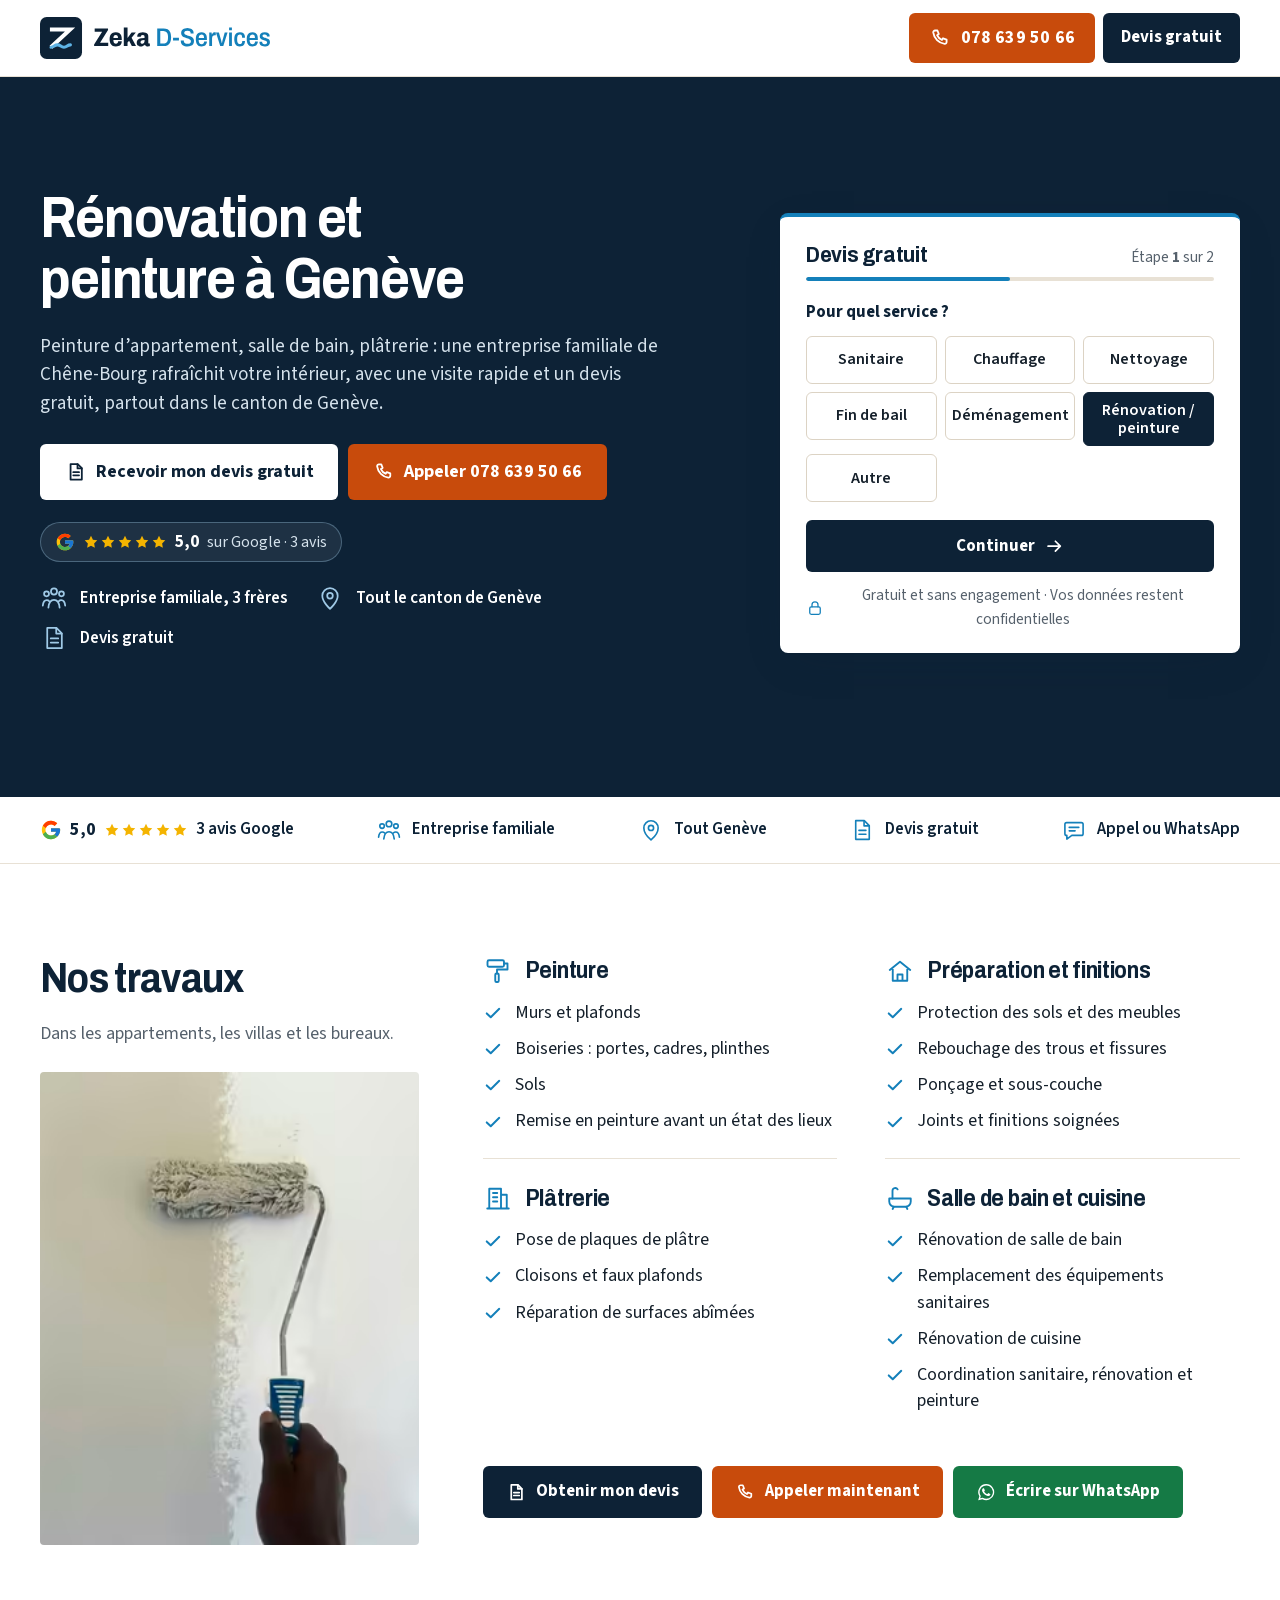
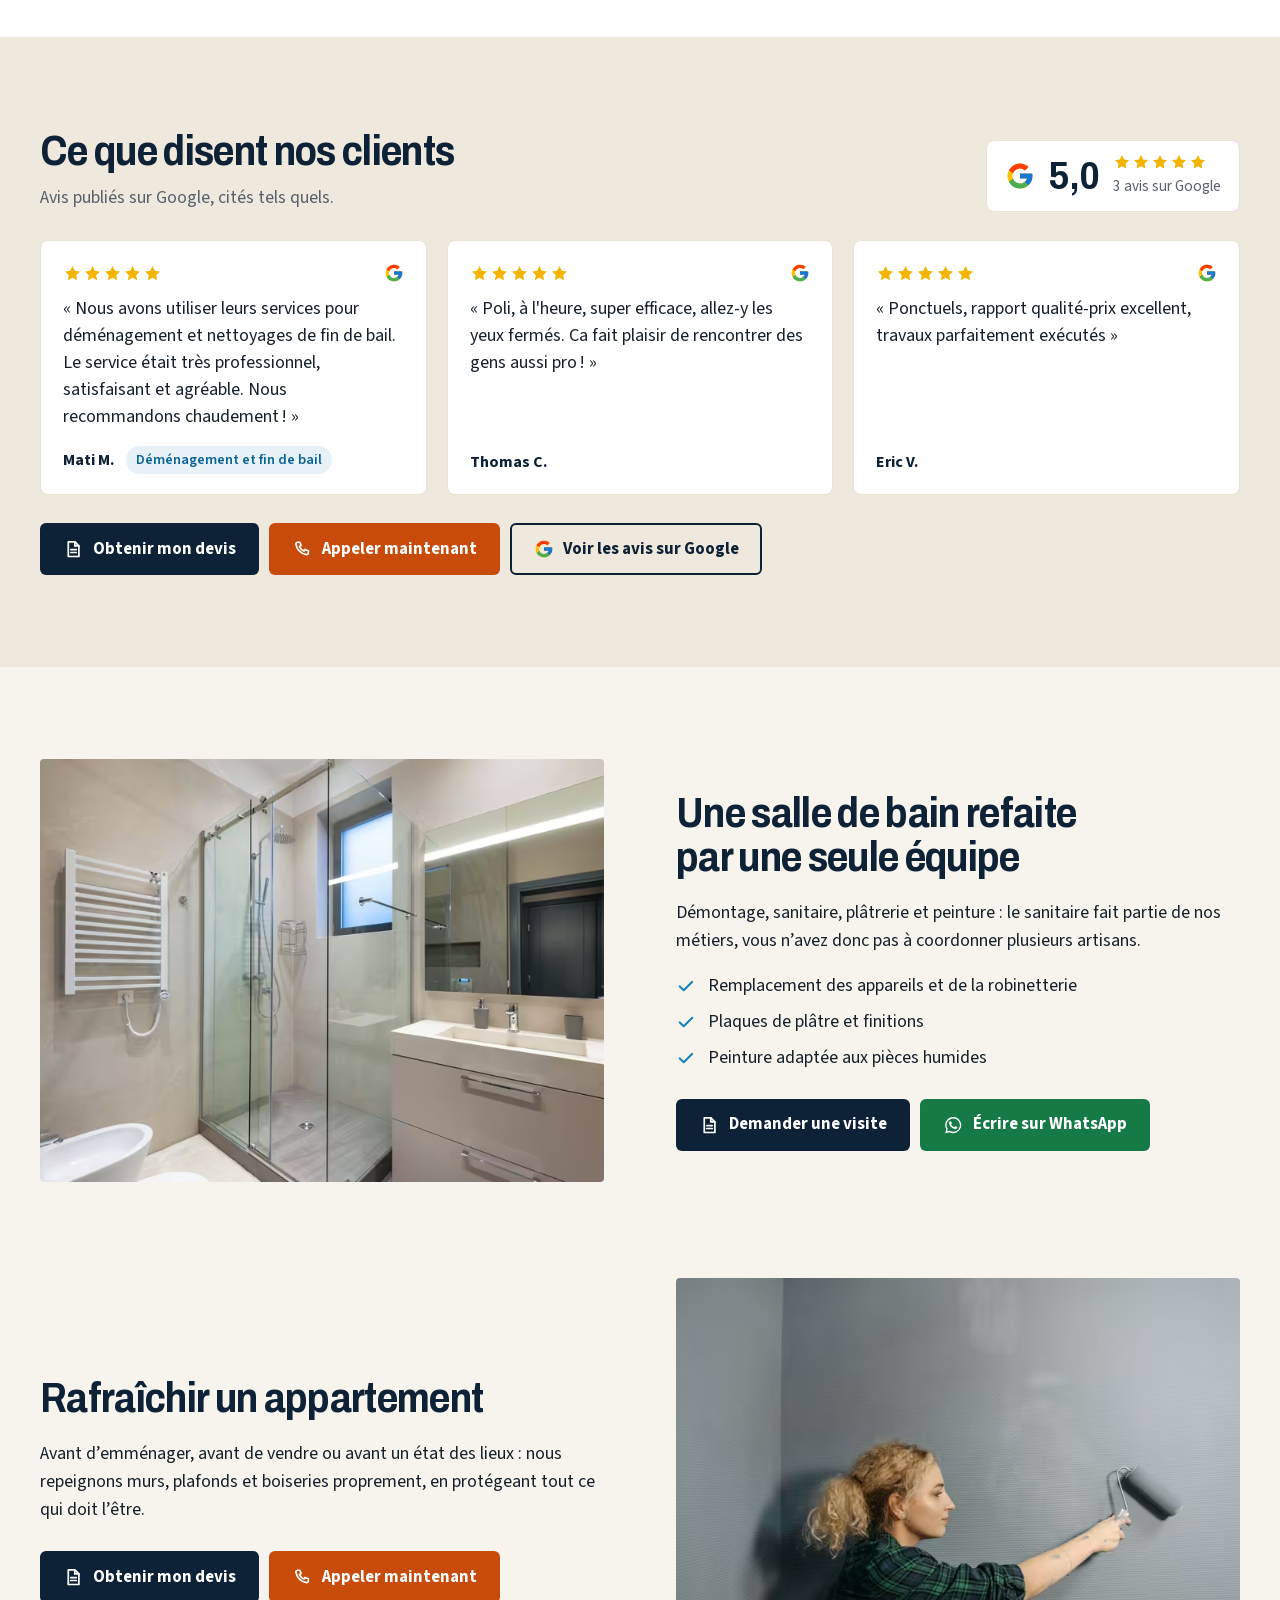
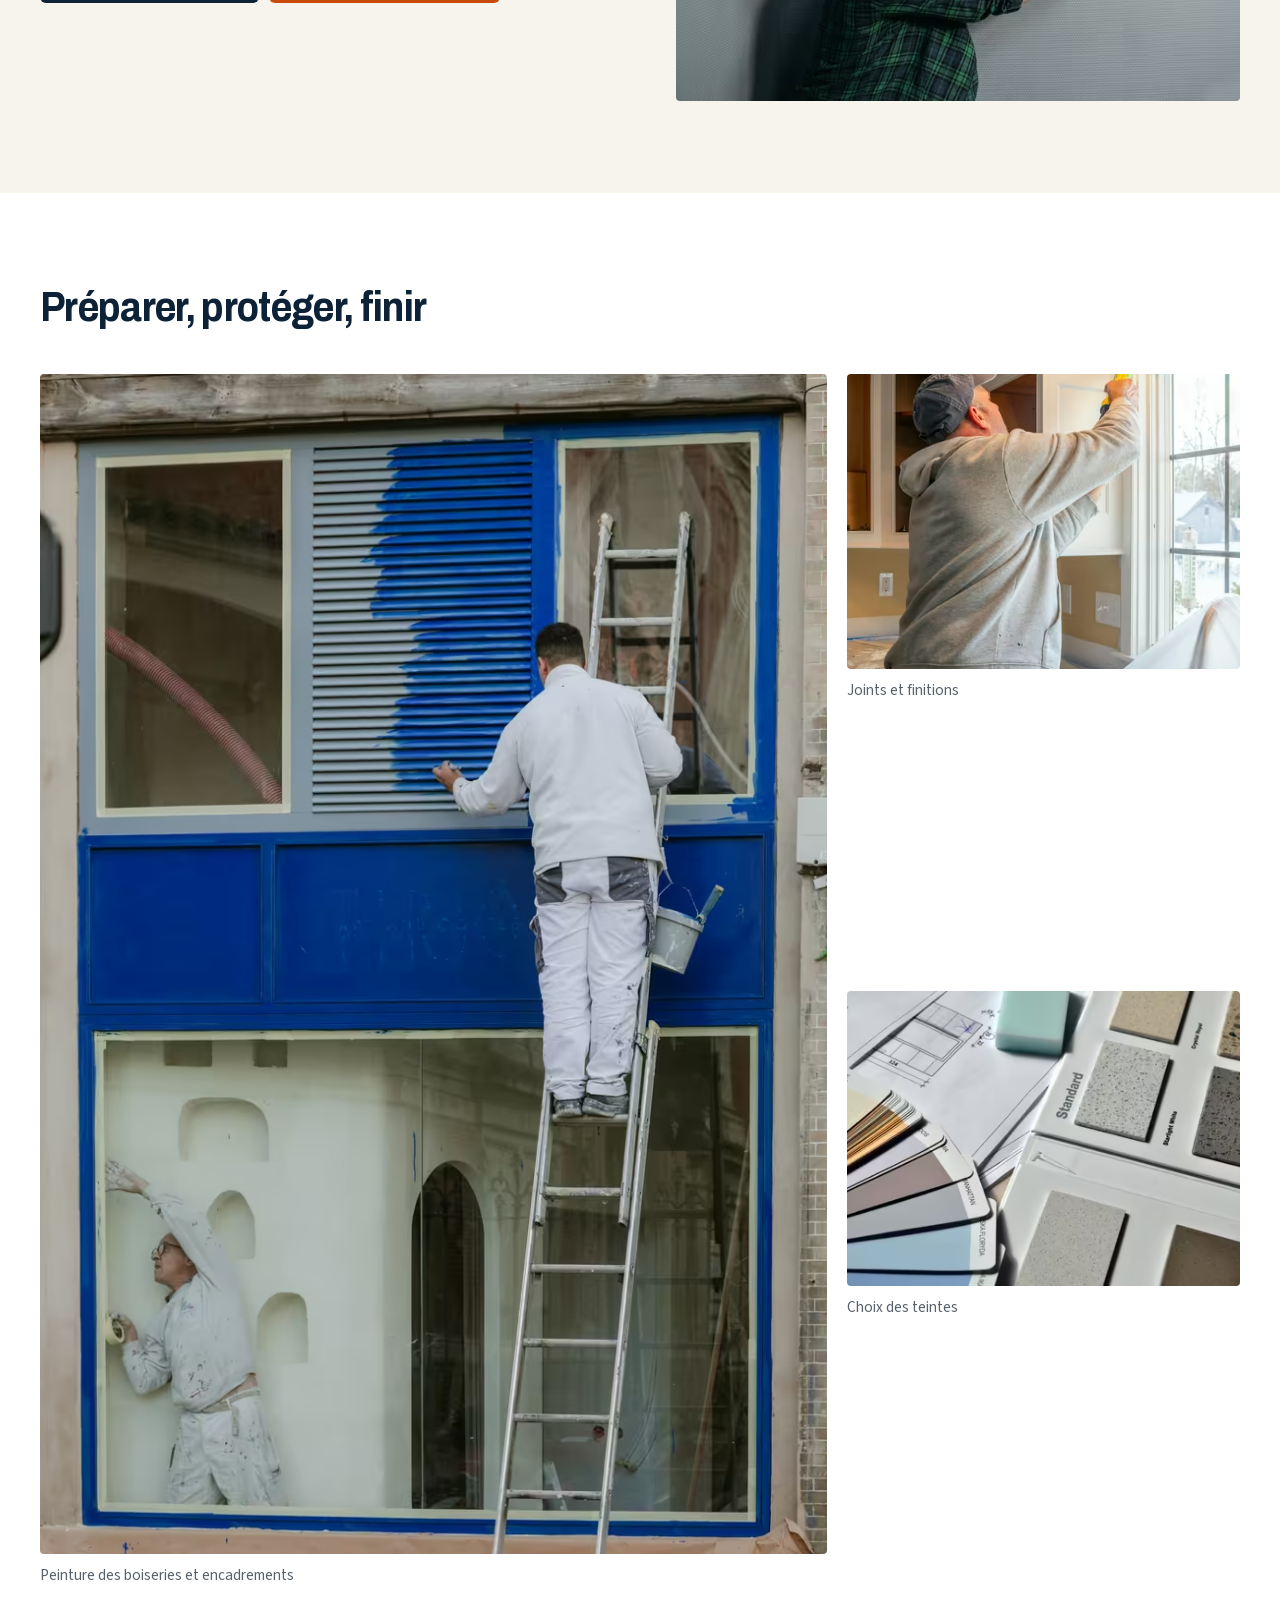
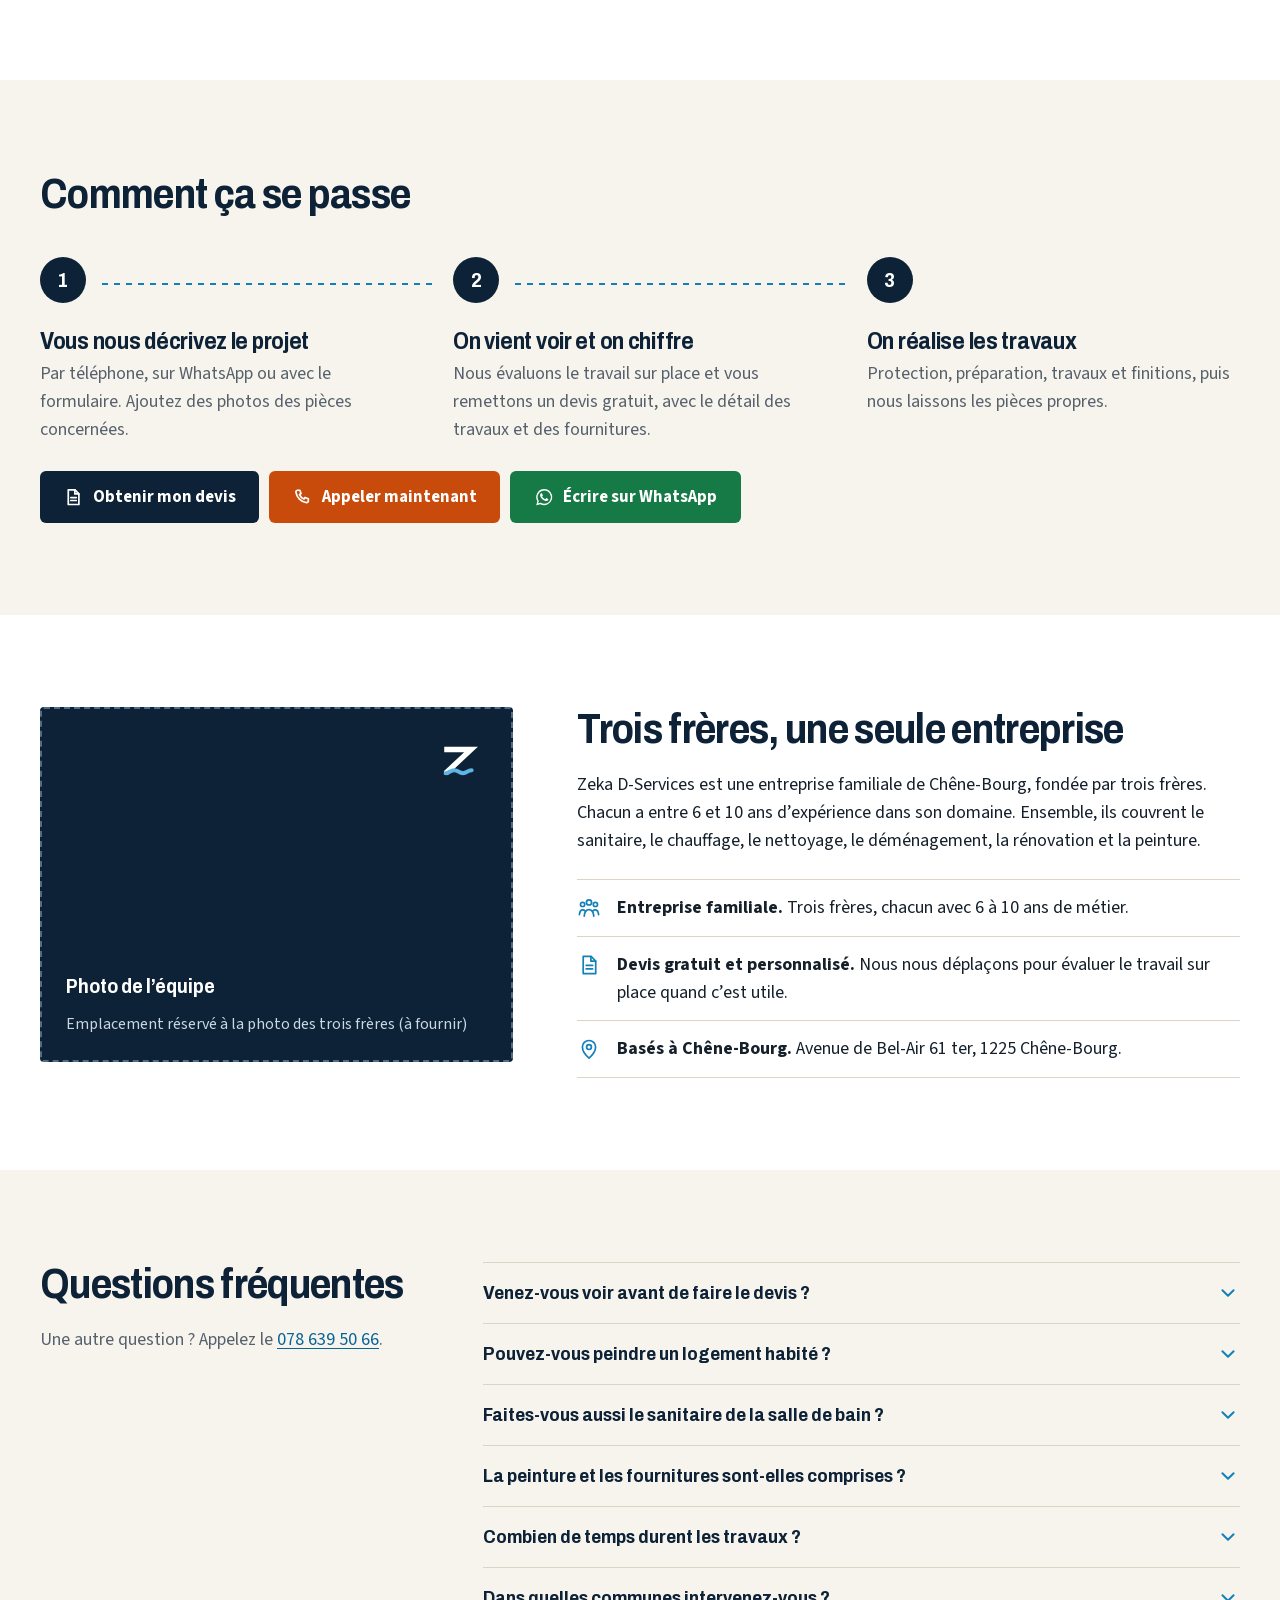
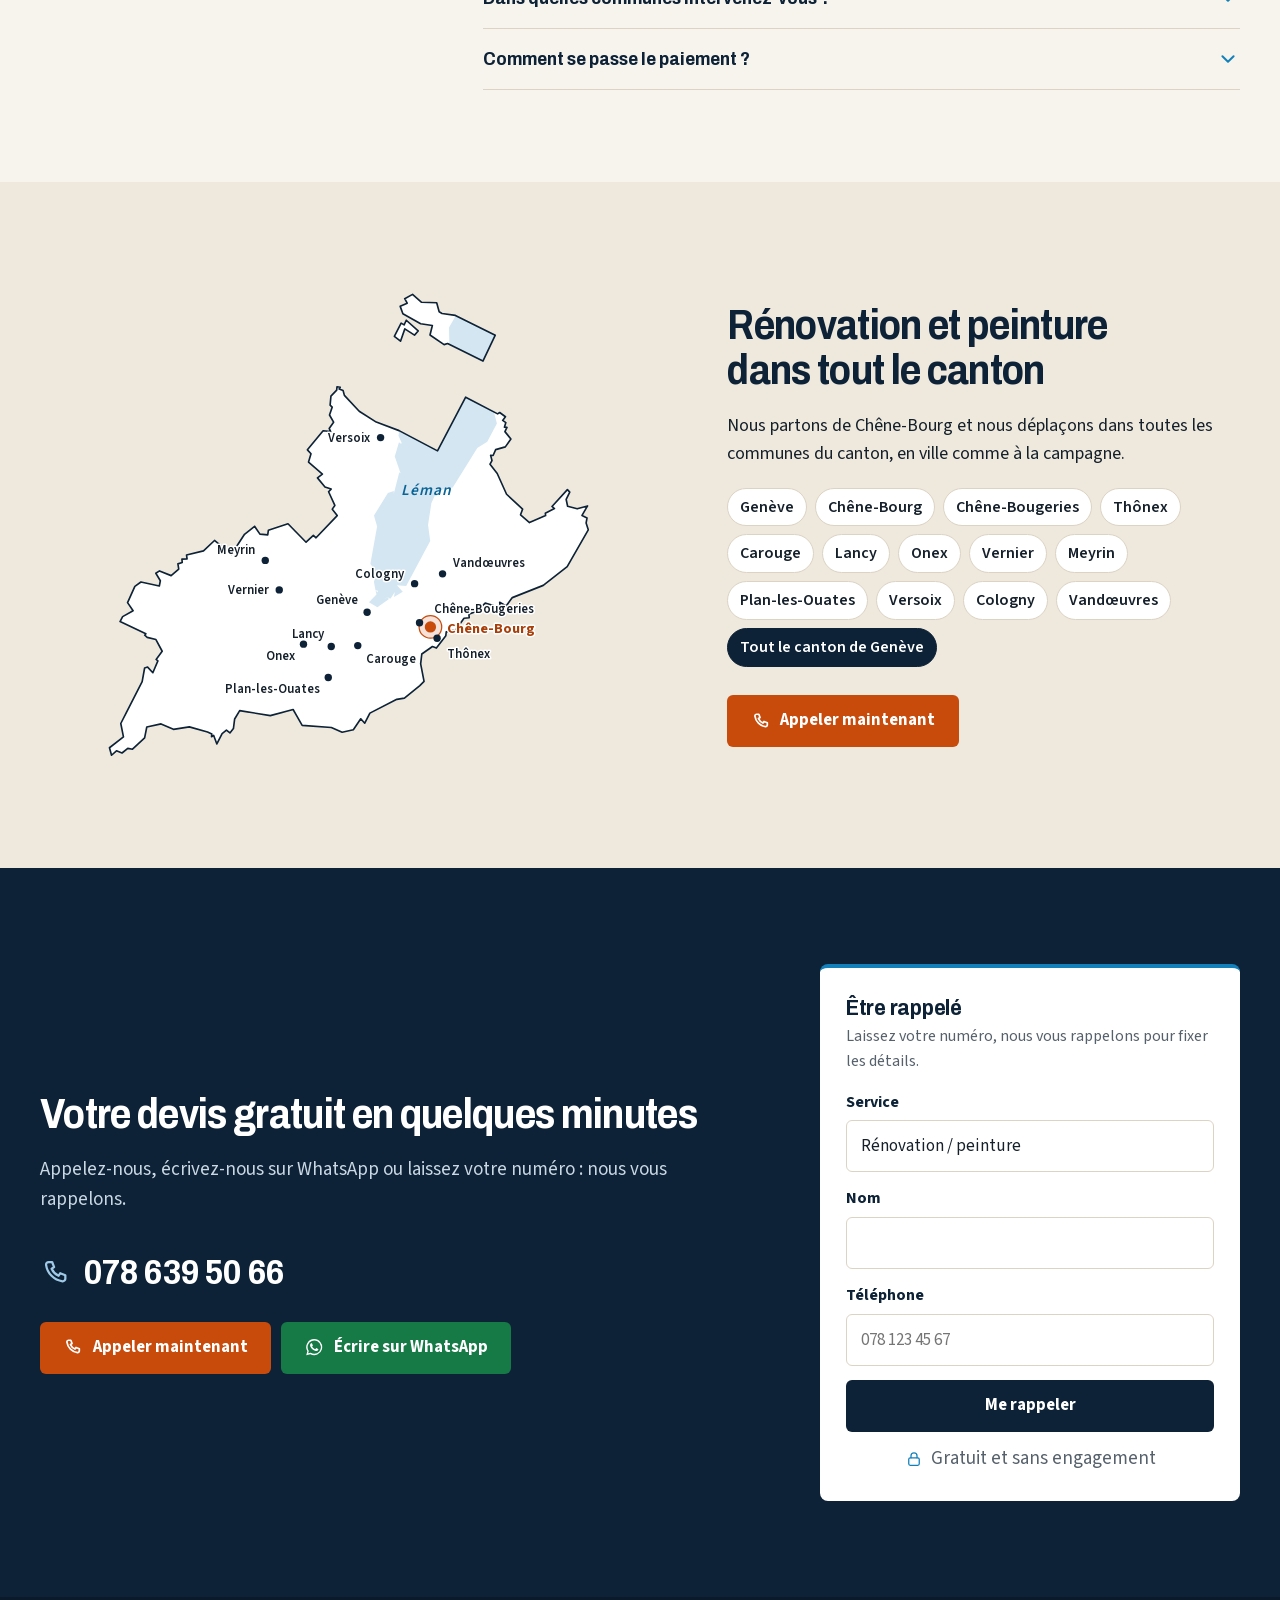
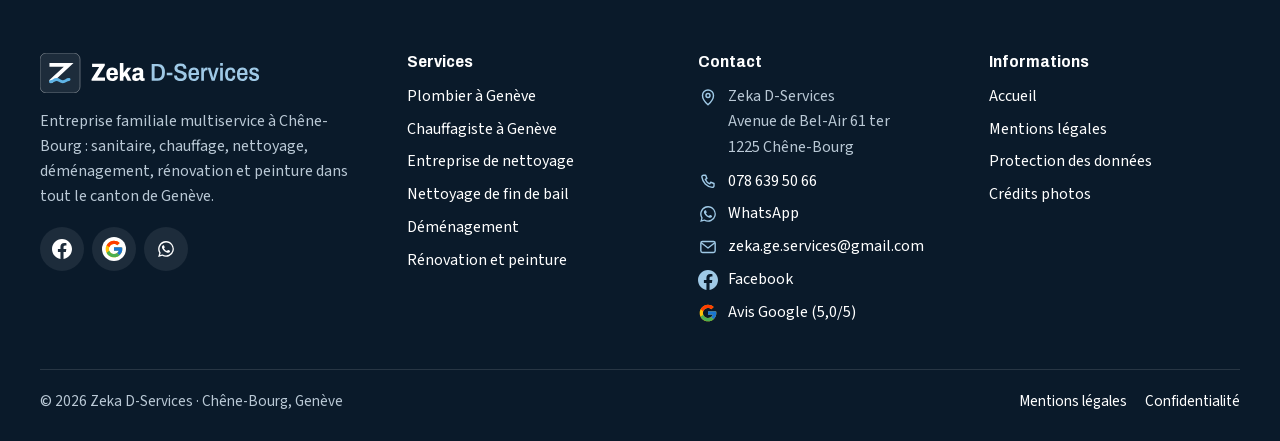
<file: renovation-peinture-geneve/index.html>
<!doctype html>
<html lang="fr-CH" data-root="../" data-page="renovation">
<head>
<meta charset="utf-8">
<meta name="viewport" content="width=device-width, initial-scale=1, viewport-fit=cover">
<title>Rénovation et peinture Genève · Appartement, salle de bain · Devis gratuit</title>
<meta name="description" content="Rénovation et peinture à Genève : murs, plafonds, boiseries, plaques de plâtre, salle de bain et cuisine. Entreprise familiale de Chêne-Bourg, devis gratuit après visite.">
<link rel="canonical" href="https://welcometothenextlevel.github.io/zekadservices/renovation-peinture-geneve/">
<meta property="og:type" content="website">
<meta property="og:locale" content="fr_CH">
<meta property="og:site_name" content="Zeka D-Services">
<meta property="og:title" content="Rénovation et peinture Genève · Appartement, salle de bain · Devis gratuit">
<meta property="og:description" content="Rénovation et peinture à Genève : murs, plafonds, boiseries, plaques de plâtre, salle de bain et cuisine. Entreprise familiale de Chêne-Bourg, devis gratuit après visite.">
<meta property="og:url" content="https://welcometothenextlevel.github.io/zekadservices/renovation-peinture-geneve/">
<meta property="og:image" content="https://welcometothenextlevel.github.io/zekadservices/img/og-share.jpg">
<meta property="og:image:width" content="1200">
<meta property="og:image:height" content="630">
<meta name="twitter:card" content="summary_large_image">
<meta name="theme-color" content="#0D2236">
<meta name="format-detection" content="telephone=no">
<link rel="icon" href="../favicon.svg" type="image/svg+xml">
<link rel="icon" href="../favicon.ico" sizes="32x32">
<link rel="apple-touch-icon" href="../apple-touch-icon.png">
<link rel="manifest" href="../site.webmanifest">
<link rel="preload" href="../fonts/archivo-latin.woff2" as="font" type="font/woff2" crossorigin>
<link rel="preload" href="../fonts/source-sans-3-latin.woff2" as="font" type="font/woff2" crossorigin>
<link rel="preload" as="image" type="image/avif" media="(min-width: 960px)" imagesrcset="../img/stock/salle-de-bain-renovee-480.avif 480w, ../img/stock/salle-de-bain-renovee-800.avif 800w, ../img/stock/salle-de-bain-renovee-1200.avif 1200w, ../img/stock/salle-de-bain-renovee-1600.avif 1600w" imagesizes="62vw" fetchpriority="high"><style>@font-face{font-family:"Archivo";src:url(../fonts/archivo-latin.woff2) format("woff2");font-weight:100 900;font-display:swap}@font-face{font-family:"Source Sans 3";src:url(../fonts/source-sans-3-latin.woff2) format("woff2");font-weight:200 900;font-display:swap}@font-face{font-family:"Archivo Fallback";src:local("Arial Bold"),local("Arial-BoldMT"),local("Arial");font-weight:700;size-adjust:87.96%;ascent-override:99.81%;descent-override:23.87%;line-gap-override:0%}@font-face{font-family:"Source Fallback";src:local("Arial"),local("ArialMT");font-weight:400;size-adjust:93.82%;ascent-override:109.15%;descent-override:42.64%;line-gap-override:0%}@font-face{font-family:"Source Fallback";src:local("Arial Bold"),local("Arial-BoldMT");font-weight:600 700;size-adjust:91%;ascent-override:112.5%;descent-override:44%;line-gap-override:0%}:root{--navy:#0D2236;--navy-2:#14304C;--navy-3:#0A1A2A;--blue:#1480BA;--blue-ink:#0B6496;--sky:#9FC9E6;--sky-2:#E6F1F8;--orange:#C84B0C;--orange-h:#A93E08;--wa:#157A45;--wa-h:#0F6036;--paper:#F7F4EE;--paper-2:#EEE8DD;--line:#DCD3C4;--line-2:#E8E1D5;--ink:#15202B;--muted:#56616C;--r:6px;--wrap:1200px;--hd:64px;--gut:16px;--ff-h:"Archivo","Archivo Fallback",Arial,sans-serif;--ff-b:"Source Sans 3","Source Fallback",Arial,sans-serif}@media (min-width:600px){:root{--gut:24px}}@media (min-width:960px){:root{--hd:76px;--gut:32px}}*,*::before,*::after{box-sizing:border-box}html{-webkit-text-size-adjust:100%;scroll-padding-top:calc(var(--hd) + 16px)}body{margin:0;font:400 1.125rem/1.55 var(--ff-b);color:var(--ink);background:var(--paper);overflow-x:hidden;-webkit-font-smoothing:antialiased;text-rendering:optimizeLegibility}img,svg,video{display:block;max-width:100%}img{height:auto}a{color:var(--blue-ink);text-underline-offset:.18em}button,input,select,textarea{font:inherit;color:inherit}h1,h2,h3,h4{font-family:var(--ff-h);font-weight:700;line-height:1.08;letter-spacing:-.012em;margin:0 0 .45em;color:var(--navy);text-wrap:balance}h1{font-size:clamp(2.05rem,1.35rem + 3.1vw,3.55rem);letter-spacing:-.02em}h2{font-size:clamp(1.7rem,1.25rem + 1.9vw,2.6rem);letter-spacing:-.016em}h3{font-size:clamp(1.22rem,1.1rem + .5vw,1.45rem)}p{margin:0 0 1em}ul,ol{margin:0;padding:0}.wrap{width:100%;max-width:calc(var(--wrap) + 2 * var(--gut));margin:0 auto;padding:0 var(--gut)}.sr{position:absolute!important;width:1px;height:1px;margin:-1px;overflow:hidden;clip:rect(0 0 0 0);white-space:nowrap;border:0}.skip{position:absolute;left:8px;top:-60px;z-index:100;background:var(--navy);color:#fff;padding:10px 16px;border-radius:var(--r)}.skip:focus{top:8px}:focus-visible{outline:3px solid var(--blue);outline-offset:3px}.ic{width:1.25em;height:1.25em;flex:none;fill:none;stroke:currentColor;stroke-width:1.7;stroke-linecap:round;stroke-linejoin:round}.btn{display:inline-flex;align-items:center;justify-content:center;gap:.55em;min-height:52px;padding:.7em 1.25em;border:2px solid transparent;border-radius:var(--r);font:700 1.0625rem/1.15 var(--ff-b);text-decoration:none;text-align:center;cursor:pointer;transition:background-color .15s,border-color .15s,color .15s}.btn .ic{width:1.2em;height:1.2em;stroke-width:2}.btn-call{background:var(--orange);color:#fff}.btn-call:hover{background:var(--orange-h)}.btn-quote{background:var(--navy);color:#fff}.btn-quote:hover{background:var(--navy-2)}.btn-wa{background:var(--wa);color:#fff}.btn-wa:hover{background:var(--wa-h)}.btn-line{background:transparent;color:var(--navy);border-color:var(--navy)}.btn-line:hover{background:var(--navy);color:#fff}.btn-light{background:#fff;color:var(--navy)}.btn-light:hover{background:var(--sky-2)}.btn-block{width:100%}.btn-lg{min-height:56px;font-size:1.125rem}.hd{position:sticky;top:0;z-index:60;background:#fff;border-bottom:1px solid var(--line-2)}.hd-in{display:flex;align-items:center;gap:12px;height:var(--hd)}.hd-logo{display:block;margin-right:auto;flex:none}.hd-logo img{width:auto;height:34px}.hd-nav{display:none}.hd-cta{display:flex;align-items:center;gap:8px}.hd .btn{min-height:44px;padding:.5em .95em;font-size:1rem}.hd .hd-phone{width:46px;height:46px;min-height:46px;padding:0;border-radius:50%}.hd-phone .ic{width:22px;height:22px}.hd-phone span,.hd-quote .l-long{display:none}@media (min-width:380px){.hd-logo img{height:38px}}@media (min-width:760px){.hd .hd-phone{width:auto;height:auto;border-radius:var(--r);padding:.5em 1.05em}.hd-phone span,.hd-quote .l-long{display:inline}.hd-quote .l-short{display:none}}@media (min-width:960px){.hd-logo img{height:42px}.hd .btn{min-height:50px;font-size:1.0625rem}.hd-phone .num{font-size:1.125rem;letter-spacing:.01em}}@media (min-width:1180px){.hd-nav{display:flex;gap:2px;margin-right:12px}.hd-nav a{padding:10px 11px;color:var(--ink);text-decoration:none;font-weight:600;font-size:1rem;border-radius:var(--r)}.hd-nav a:hover{background:var(--paper)}}.hero{position:relative;background:var(--navy);color:#fff;overflow:hidden;isolation:isolate}.hero-media{display:none}.hero-in{position:relative;display:grid;gap:0;padding-top:30px}.hero h1{color:#fff;margin-bottom:.4em}.hero-sub{font-size:1.1875rem;line-height:1.5;color:#D5E2EC;max-width:34em;margin-bottom:1.35em}.hero-ctas{display:grid;gap:10px;margin-bottom:22px}.hero-ctas .btn-quote{background:#fff;color:var(--navy)}.hero-ctas .btn-quote:hover{background:var(--sky-2)}.stars{display:inline-flex;gap:1px;color:#F4B400;line-height:0}.stars .ic{width:16px;height:16px;fill:currentColor;stroke:none}.gl{width:20px;height:20px;flex:none}.g-badge{display:inline-flex;flex-wrap:wrap;align-items:center;gap:6px 8px;margin:0 0 22px;padding:9px 14px;border-radius:999px;background:rgba(255,255,255,.07);border:1px solid rgba(159,201,230,.35);color:#fff;text-decoration:none;font-size:1rem;line-height:1.2}.g-badge:hover{background:rgba(255,255,255,.13)}.g-badge b{font-size:1.0625rem}.g-badge span:last-child{color:#D5E2EC}.trust3{list-style:none;display:grid;gap:10px;margin:0 0 26px}.trust3 li{white-space:nowrap}.trust3 li{display:flex;align-items:center;gap:12px;font-weight:600;font-size:1.0625rem;color:#fff}.trust3 .ic{width:28px;height:28px;color:var(--sky);stroke-width:1.5}.hero-form{margin:0 calc(-1 * var(--gut));padding:28px var(--gut) 36px;background:var(--paper);color:var(--ink)}@media (min-width:600px){.hero-ctas{grid-template-columns:auto auto;justify-content:start}.trust3{display:flex;flex-wrap:wrap;gap:12px 28px}}@media (min-width:960px){.hero-media{display:block;position:absolute;inset:0 0 0 auto;width:62%;z-index:-1}.hero-media picture,.hero-media img,.hero-media video{position:absolute;inset:0;width:100%;height:100%;object-fit:cover}.hero-media video{opacity:0;transition:opacity .6s}.hero-media video.on{opacity:1}.hero-media::after{content:"";position:absolute;inset:0;background:linear-gradient(90deg,var(--navy) 0%,rgba(13,34,54,.9) 22%,rgba(13,34,54,.45) 60%,rgba(13,34,54,.55) 100%)}.hero-in{grid-template-columns:minmax(0,1fr) 440px;gap:56px;align-items:center;padding-top:64px;padding-bottom:72px;min-height:min(720px,calc(100vh - var(--hd)))}.hero-copy{max-width:620px}.hero-form{margin:0;padding:0;background:none}}@media (min-width:1280px){.hero-in{grid-template-columns:minmax(0,1fr) 460px;gap:80px}}@media (min-width:960px) and (max-width:1199px){.hero-ctas{grid-template-columns:1fr;max-width:400px}}.hero-ctas .btn{white-space:nowrap}.pb{margin:0 0 26px}.pb-q{font-family:var(--ff-h);font-weight:700;font-size:1.125rem;margin:0 0 10px;color:#fff}.pb-list{display:flex;flex-wrap:wrap;gap:8px}.pb-chip{min-height:44px;padding:8px 14px;border:1.5px solid rgba(159,201,230,.55);border-radius:999px;background:rgba(255,255,255,.04);color:#fff;font-weight:600;font-size:1rem;cursor:pointer;display:inline-flex;align-items:center;gap:8px}.pb-chip:hover,.pb-chip[aria-pressed="true"]{background:#fff;color:var(--navy);border-color:#fff}.pb-chip .ic{width:18px;height:18px;color:var(--sky)}.pb-chip:hover .ic,.pb-chip[aria-pressed="true"] .ic{color:var(--blue)}.pb-panel{margin-top:12px;padding:16px;border-radius:var(--r);background:var(--navy-2);border:1px solid rgba(159,201,230,.3)}.pb-panel p{margin:0 0 12px;color:#E4EDF4}.pb-panel .btns{display:flex;flex-wrap:wrap;gap:8px}.pb-panel .btn{min-height:48px}.qf{background:#fff;color:var(--ink);border-radius:8px;box-shadow:0 1px 2px rgba(13,34,54,.06),0 12px 40px -12px rgba(13,34,54,.28);padding:22px 18px 20px;border-top:4px solid var(--blue)}.qf-head{display:flex;flex-wrap:wrap;align-items:baseline;justify-content:space-between;gap:4px 12px;margin-bottom:6px}.qf-title{font-family:var(--ff-h);font-weight:700;font-size:1.4rem;color:var(--navy);margin:0}.qf-steplabel{margin:0;font-size:.95rem;color:var(--muted)}.qf-bar{height:4px;background:var(--line-2);border-radius:4px;margin:8px 0 18px;overflow:hidden}.qf-bar span{display:block;height:100%;width:50%;background:var(--blue);border-radius:4px;transition:width .25s}.qf[data-step="2"] .qf-bar span{width:100%}.qf fieldset{border:0;margin:0;padding:0;min-width:0}.qf legend{font-weight:700;font-size:1.0625rem;margin:0 0 10px;padding:0;color:var(--navy)}.qf-sub{font-weight:700;font-size:1rem;margin:16px 0 8px;color:var(--navy)}.chips{display:grid;grid-template-columns:repeat(2,minmax(0,1fr));gap:8px}.chips--rooms{grid-template-columns:repeat(4,minmax(0,1fr))}.chips--yn{grid-template-columns:repeat(2,minmax(0,1fr))}.chip{position:relative;display:block}.chip input{position:absolute;opacity:0;inset:0;width:100%;height:100%;margin:0;cursor:pointer}.chip span{display:flex;align-items:center;justify-content:center;min-height:48px;padding:8px 10px;border:1.5px solid var(--line);border-radius:var(--r);background:#fff;font-weight:600;font-size:1rem;line-height:1.15;text-align:center;transition:border-color .12s,background-color .12s}.chip input:hover+span{border-color:var(--blue)}.chip input:checked+span{border-color:var(--navy);background:var(--navy);color:#fff}.chip input:focus-visible+span{outline:3px solid var(--blue);outline-offset:2px}.field{margin:0 0 14px}.field label{display:block;font-weight:700;font-size:1rem;margin:0 0 6px;color:var(--navy)}.field .opt{font-weight:400;color:var(--muted)}.field input,.field textarea,.field select{display:block;width:100%;min-height:52px;padding:12px 14px;border:1.5px solid var(--line);border-radius:var(--r);background:#fff;font-size:1.0625rem;line-height:1.3;appearance:none}.field textarea{min-height:96px;resize:vertical}.field input:focus,.field textarea:focus,.field select:focus{outline:none;border-color:var(--blue);box-shadow:0 0 0 3px rgba(20,128,186,.22)}.field [aria-invalid="true"]{border-color:#B42318}.err{display:block;margin-top:6px;font-size:.95rem;font-weight:600;color:#B42318}.err:empty{display:none}.qf-photo{display:flex;gap:10px;align-items:flex-start;margin:4px 0 16px;padding:12px 14px;border-radius:var(--r);background:#EDF6F0;font-size:1rem;line-height:1.4}.qf-photo .ic{color:var(--wa);width:22px;height:22px;margin-top:1px}.qf-photo a{color:var(--wa-h);font-weight:700}.qf-actions{display:flex;gap:10px;align-items:stretch}.qf-actions .btn-quote{flex:1}.qf-back{min-height:52px;padding:0 14px;border:1.5px solid var(--line);border-radius:var(--r);background:#fff;font-weight:600;cursor:pointer}.qf-back:hover{border-color:var(--navy)}.qf-reassure{display:flex;align-items:center;justify-content:center;gap:8px;margin:12px 0 0;font-size:.95rem;color:var(--muted);text-align:center}.qf-reassure .ic{width:18px;height:18px;color:var(--blue)}.qf-status{margin:10px 0 0;font-weight:600}.qf-status:empty{display:none}.qf-status.is-err{color:#B42318}.hp{position:absolute!important;left:-9999px;width:1px;height:1px;overflow:hidden}.qf [hidden]{display:none!important}@media (min-width:600px){.chips{grid-template-columns:repeat(3,minmax(0,1fr))}}@media (min-width:960px){.qf{padding:26px 26px 22px}.chips{grid-template-columns:repeat(2,minmax(0,1fr))}}@media (min-width:1280px){.chips{grid-template-columns:repeat(3,minmax(0,1fr))}.chips .chip--wide{grid-column:span 1}}.nw{white-space:nowrap}</style>
<link rel="stylesheet" href="../css/site.css?v=4" media="print" onload="this.media='all'">
<noscript><link rel="stylesheet" href="../css/site.css?v=4"></noscript>
<script type="application/ld+json">{"@context":"https://schema.org","@graph":[{"@type":["HousePainter","GeneralContractor"],"@id":"https://welcometothenextlevel.github.io/zekadservices/#entreprise","name":"Zeka D-Services","description":"Entreprise familiale multiservice à Chêne-Bourg (Genève) : sanitaire, chauffage, nettoyage, fin de bail, déménagement, rénovation et peinture.","url":"https://welcometothenextlevel.github.io/zekadservices/","logo":"https://welcometothenextlevel.github.io/zekadservices/img/brand/logo.png","image":"https://welcometothenextlevel.github.io/zekadservices/img/og-share.jpg","telephone":"+41 78 639 50 66","currenciesAccepted":"CHF","address":{"@type":"PostalAddress","streetAddress":"Avenue de Bel-Air 61 ter","postalCode":"1225","addressLocality":"Chêne-Bourg","addressRegion":"GE","addressCountry":"CH"},"geo":{"@type":"GeoCoordinates","latitude":46.20198,"longitude":6.20005},"sameAs":["https://www.facebook.com/profile.php?id=61575238847470","https://maps.google.com/?cid=4459338747840241714"],"areaServed":[{"@type":"AdministrativeArea","name":"Canton de Genève"},{"@type":"City","name":"Genève"},{"@type":"City","name":"Chêne-Bourg"},{"@type":"City","name":"Chêne-Bougeries"},{"@type":"City","name":"Thônex"},{"@type":"City","name":"Carouge"},{"@type":"City","name":"Lancy"},{"@type":"City","name":"Onex"},{"@type":"City","name":"Vernier"},{"@type":"City","name":"Meyrin"},{"@type":"City","name":"Plan-les-Ouates"},{"@type":"City","name":"Versoix"},{"@type":"City","name":"Cologny"},{"@type":"City","name":"Vandœuvres"}]},{"@type":"Service","name":"Rénovation et peinture à Genève : appartement, salle de bain, cuisine","serviceType":"Rénovation et peinture","url":"https://welcometothenextlevel.github.io/zekadservices/renovation-peinture-geneve/","provider":{"@id":"https://welcometothenextlevel.github.io/zekadservices/#entreprise"},"areaServed":{"@type":"AdministrativeArea","name":"Canton de Genève"},"offers":{"@type":"Offer","description":"Devis gratuit et sans engagement","priceCurrency":"CHF"}},{"@type":"BreadcrumbList","itemListElement":[{"@type":"ListItem","position":1,"name":"Accueil","item":"https://welcometothenextlevel.github.io/zekadservices/"},{"@type":"ListItem","position":2,"name":"Rénovation et peinture à Genève","item":"https://welcometothenextlevel.github.io/zekadservices/renovation-peinture-geneve/"}]},{"@type":"FAQPage","mainEntity":[{"@type":"Question","name":"Venez-vous voir avant de faire le devis ?","acceptedAnswer":{"@type":"Answer","text":"Oui. Nous nous déplaçons pour évaluer le travail sur place, puis vous remettons un devis personnalisé, gratuit et sans engagement."}},{"@type":"Question","name":"Pouvez-vous peindre un logement habité ?","acceptedAnswer":{"@type":"Answer","text":"Oui. Nous protégeons les sols et les meubles avant de commencer et laissons les pièces propres en fin de journée."}},{"@type":"Question","name":"Faites-vous aussi le sanitaire de la salle de bain ?","acceptedAnswer":{"@type":"Answer","text":"Oui, c’est l’avantage d’une entreprise multiservice : le sanitaire, la rénovation et la peinture sont faits par la même équipe."}},{"@type":"Question","name":"La peinture et les fournitures sont-elles comprises ?","acceptedAnswer":{"@type":"Answer","text":"Le matériel et les fournitures sont détaillés dans le devis, pour que vous sachiez exactement ce qui est compris."}},{"@type":"Question","name":"Combien de temps durent les travaux ?","acceptedAnswer":{"@type":"Answer","text":"Cela dépend de la surface et de l’état des murs. Nous vous donnons une durée estimée avec le devis."}},{"@type":"Question","name":"Dans quelles communes intervenez-vous ?","acceptedAnswer":{"@type":"Answer","text":"Nous intervenons dans tout le canton de Genève, notamment à Genève, Chêne-Bourg, Chêne-Bougeries, Thônex, Carouge, Lancy, Onex, Vernier, Meyrin, Plan-les-Ouates, Versoix, Cologny et Vandœuvres."}},{"@type":"Question","name":"Comment se passe le paiement ?","acceptedAnswer":{"@type":"Answer","text":"Les modalités de paiement sont précisées dans votre devis. Posez-nous la question au moment du devis si vous avez une préférence."}}]}]}</script>
</head>
<body data-service="renovation">
<svg width="0" height="0" style="position:absolute" aria-hidden="true" focusable="false"><defs>
<symbol id="i-phone" viewBox="0 0 24 24"><path d="M6.6 3.8h2.6l1.5 3.9-1.9 1.2a10.6 10.6 0 0 0 5.3 5.3l1.2-1.9 3.9 1.5v2.6a2 2 0 0 1-2.1 2A14.6 14.6 0 0 1 4.6 5.9a2 2 0 0 1 2-2.1z"/></symbol>
<symbol id="i-wa" viewBox="0 0 24 24"><path stroke="none" fill="currentColor" d="M12.04 2.5a9.43 9.43 0 0 0-8.1 14.24L2.6 21.5l4.88-1.28a9.43 9.43 0 1 0 4.56-17.72zm0 17.26a7.8 7.8 0 0 1-3.98-1.09l-.29-.17-2.9.76.78-2.83-.19-.3a7.82 7.82 0 1 1 6.58 3.63zm4.29-5.86c-.24-.12-1.4-.69-1.61-.77-.22-.08-.38-.12-.54.12-.16.24-.62.77-.76.93-.14.16-.28.18-.52.06-.24-.12-1-.37-1.91-1.18-.7-.63-1.18-1.41-1.32-1.65-.14-.24-.01-.37.1-.49.11-.11.24-.28.36-.42.12-.14.16-.24.24-.4.08-.16.04-.3-.02-.42-.06-.12-.54-1.3-.74-1.78-.2-.47-.4-.4-.54-.41h-.46a.89.89 0 0 0-.64.3 2.7 2.7 0 0 0-.84 2c0 1.18.86 2.32.98 2.48.12.16 1.69 2.58 4.1 3.62.57.25 1.02.4 1.37.51.58.18 1.1.16 1.52.1.46-.07 1.4-.57 1.6-1.13.2-.55.2-1.03.14-1.13-.06-.1-.22-.16-.46-.28z"/></symbol>
<symbol id="i-family" viewBox="0 0 24 24"><circle cx="12" cy="6.4" r="2.6"/><circle cx="5.6" cy="8.4" r="2.1"/><circle cx="18.4" cy="8.4" r="2.1"/><path d="M7.2 20.2c.4-4.1 2.2-6.6 4.8-6.6s4.4 2.5 4.8 6.6"/><path d="M2.4 18.6c.3-3 1.6-4.7 3.4-4.7.9 0 1.6.3 2.2.9M21.6 18.6c-.3-3-1.6-4.7-3.4-4.7-.9 0-1.6.3-2.2.9"/></symbol>
<symbol id="i-pin" viewBox="0 0 24 24"><path d="M12 21.2s-6.6-5.7-6.6-11.1a6.6 6.6 0 0 1 13.2 0c0 5.4-6.6 11.1-6.6 11.1z"/><circle cx="12" cy="10.1" r="2.4"/></symbol>
<symbol id="i-doc" viewBox="0 0 24 24"><path d="M6.2 3.4h7.9l4.6 4.6v12.6H6.2z"/><path d="M13.9 3.5v4.7h4.7M9.2 12.4h6.4M9.2 15.9h6.4"/></symbol>
<symbol id="i-chat" viewBox="0 0 24 24"><path d="M5.2 5.2h13.6a1.6 1.6 0 0 1 1.6 1.6v8.6a1.6 1.6 0 0 1-1.6 1.6H10l-4.6 3.4V17H5.2a1.6 1.6 0 0 1-1.6-1.6V6.8a1.6 1.6 0 0 1 1.6-1.6z"/><path d="M7.6 9.6h8.8M7.6 12.8h5.4"/></symbol>
<symbol id="i-check" viewBox="0 0 24 24"><path d="M4.8 12.6l4.4 4.3L19.2 7"/></symbol>
<symbol id="i-arrow" viewBox="0 0 24 24"><path d="M4.8 12h14.2M13.4 6.2l5.8 5.8-5.8 5.8"/></symbol>
<symbol id="i-chev" viewBox="0 0 24 24"><path d="M6.4 9.2l5.6 5.6 5.6-5.6"/></symbol>
<symbol id="i-mail" viewBox="0 0 24 24"><rect x="3.4" y="5.4" width="17.2" height="13.2" rx="2"/><path d="M4.2 7.2l7.8 6 7.8-6"/></symbol>
<symbol id="i-drop" viewBox="0 0 24 24"><path d="M12 3.4s6.2 6.5 6.2 10.8a6.2 6.2 0 0 1-12.4 0C5.8 9.9 12 3.4 12 3.4z"/><path d="M9.2 14.6a2.9 2.9 0 0 0 2.6 2.6"/></symbol>
<symbol id="i-flame" viewBox="0 0 24 24"><path d="M12 21c-3.8 0-6.6-2.7-6.6-6.3 0-4.4 4.2-6.5 4.8-11.2 2.9 1.9 4.5 4.6 4.5 7.4.9-.5 1.6-1.6 1.8-2.9 1.4 1.5 2.1 3.5 2.1 5.4 0 4.1-2.8 7.6-6.6 7.6z"/><path d="M12 21c-1.7 0-2.9-1.2-2.9-2.9 0-1.9 1.7-2.9 2.3-4.8 1.6 1 2.9 2.6 2.9 4.5 0 1.9-.8 3.2-2.3 3.2z"/></symbol>
<symbol id="i-radiator" viewBox="0 0 24 24"><rect x="3.6" y="5.2" width="3.4" height="13" rx="1.7"/><rect x="8.6" y="5.2" width="3.4" height="13" rx="1.7"/><rect x="13.6" y="5.2" width="3.4" height="13" rx="1.7"/><path d="M17 9h3.4M5.2 18.2v1.6M15.4 18.2v1.6"/></symbol>
<symbol id="i-boiler" viewBox="0 0 24 24"><rect x="6.2" y="2.8" width="11.6" height="14.4" rx="2"/><circle cx="12" cy="11" r="2.2"/><path d="M9.2 6.2h5.6M9.6 17.2v3.6M14.4 17.2v3.6"/></symbol>
<symbol id="i-wrench" viewBox="0 0 24 24"><path d="M14.6 6.3a1 1 0 0 0 0 1.4l1.7 1.7a1 1 0 0 0 1.4 0l3.4-3.4a5.9 5.9 0 0 1-7.8 7.8l-6.9 6.9a2.1 2.1 0 0 1-3-3l6.9-6.9a5.9 5.9 0 0 1 7.8-7.8z"/></symbol>
<symbol id="i-shower" viewBox="0 0 24 24"><path d="M5 21V7.6a4 4 0 0 1 7.6-1.8"/><path d="M10.2 8.8a4.4 4.4 0 0 1 7.2 0z"/><path d="M11.4 12.2l-.6 1.4M13.8 12.2v1.6M16.2 12.2l.6 1.4M11 16.4l-.6 1.4M14 16.4v1.6M17 16.4l.6 1.4"/></symbol>
<symbol id="i-spark" viewBox="0 0 24 24"><path d="M12 2.8c.7 4.8 2.6 6.7 7.4 7.4-4.8.7-6.7 2.6-7.4 7.4-.7-4.8-2.6-6.7-7.4-7.4 4.8-.7 6.7-2.6 7.4-7.4z"/><path d="M18.6 16.4c.3 1.7 1 2.4 2.6 2.6-1.7.3-2.4 1-2.6 2.6-.3-1.7-1-2.4-2.6-2.6 1.7-.2 2.4-.9 2.6-2.6z"/></symbol>
<symbol id="i-kitchen" viewBox="0 0 24 24"><rect x="4" y="3.4" width="16" height="17.2" rx="1.6"/><path d="M4 8.2h16M7.6 5.8h.01M10.6 5.8h.01"/><rect x="7" y="11.2" width="10" height="6.2" rx="1"/></symbol>
<symbol id="i-bath" viewBox="0 0 24 24"><path d="M3.4 12.4h17.2v2.4a4.2 4.2 0 0 1-4.2 4.2H7.6a4.2 4.2 0 0 1-4.2-4.2z"/><path d="M6 12.4V6.2a2.2 2.2 0 0 1 4.1-1.1M7 19l-.9 1.8M17 19l.9 1.8"/></symbol>
<symbol id="i-window" viewBox="0 0 24 24"><rect x="4.2" y="3.6" width="15.6" height="16.8" rx="1.4"/><path d="M12 3.6v16.8M4.2 12h15.6"/></symbol>
<symbol id="i-home" viewBox="0 0 24 24"><path d="M3.8 11.2L12 4.6l8.2 6.6M6.2 9.4v10.4h11.6V9.4M10 19.8v-5h4v5"/></symbol>
<symbol id="i-building" viewBox="0 0 24 24"><path d="M5 20.4V4.6h9.4v15.8M14.4 9.4H19v11M3.4 20.4h17.2"/><path d="M8 8h3.4M8 11.4h3.4M8 14.8h3.4"/></symbol>
<symbol id="i-truck" viewBox="0 0 24 24"><path d="M2.8 6.4h11v10H2.8zM13.8 9.6h3.8l2.9 3.2v3.6h-6.7"/><circle cx="6.6" cy="17.6" r="1.9"/><circle cx="16.8" cy="17.6" r="1.9"/></symbol>
<symbol id="i-box" viewBox="0 0 24 24"><path d="M3.6 7.6L12 3.4l8.4 4.2v8.8L12 20.6l-8.4-4.2z"/><path d="M3.6 7.6L12 11.8l8.4-4.2M12 11.8v8.8M7.8 5.5l8.4 4.2"/></symbol>
<symbol id="i-roller" viewBox="0 0 24 24"><rect x="3.6" y="3.4" width="13.2" height="5.2" rx="1.2"/><path d="M16.8 6h2.8v4.8H11.2v3.2"/><rect x="9.8" y="14" width="2.8" height="6.8" rx="1"/></symbol>
<symbol id="i-key" viewBox="0 0 24 24"><circle cx="8" cy="15.6" r="4.2"/><path d="M11 12.6l8.6-8.6M16.2 7.4l2.4 2.4M13.8 9.8l2 2"/></symbol>
<symbol id="i-cal" viewBox="0 0 24 24"><rect x="3.8" y="5.4" width="16.4" height="14.8" rx="2"/><path d="M3.8 10h16.4M8.4 3.4v4M15.6 3.4v4"/></symbol>
<symbol id="i-camera" viewBox="0 0 24 24"><rect x="3.4" y="7" width="17.2" height="12.4" rx="2"/><circle cx="12" cy="13.2" r="3.4"/><path d="M8.6 7l1.6-2.6h3.6L15.4 7"/></symbol>
<symbol id="i-lock" viewBox="0 0 24 24"><rect x="5" y="10.4" width="14" height="10" rx="2"/><path d="M8 10.4V7.8a4 4 0 0 1 8 0v2.6"/></symbol>
<symbol id="i-plus" viewBox="0 0 24 24"><path d="M12 5v14M5 12h14"/></symbol>
<symbol id="i-back" viewBox="0 0 24 24"><path d="M19.2 12H5M10.6 6.2L4.8 12l5.8 5.8"/></symbol>
<symbol id="i-star" viewBox="0 0 24 24"><path stroke="none" fill="currentColor" d="M12 2.6l2.9 6 6.5.9-4.7 4.6 1.1 6.5L12 17.5l-5.8 3.1 1.1-6.5-4.7-4.6 6.5-.9z"/></symbol>
<symbol id="i-fb" viewBox="0 0 24 24"><path stroke="none" fill="currentColor" d="M24 12.07C24 5.41 18.63 0 12 0S0 5.41 0 12.07C0 18.1 4.39 23.1 10.13 24v-8.44H7.08v-3.49h3.04V9.41c0-3.02 1.79-4.69 4.53-4.69 1.31 0 2.68.24 2.68.24v2.97h-1.51c-1.49 0-1.96.93-1.96 1.89v2.25h3.33l-.53 3.49h-2.8V24C19.61 23.1 24 18.1 24 12.07z"/></symbol>
<symbol id="i-g" viewBox="0 0 48 48"><path stroke="none" fill="#FFC107" d="M43.6 20.5H42V20H24v8h11.3C33.7 32.7 29.2 36 24 36c-6.6 0-12-5.4-12-12s5.4-12 12-12c3.1 0 5.8 1.2 7.9 3.1l5.7-5.7C34 6.1 29.3 4 24 4 13 4 4 13 4 24s9 20 20 20 20-9 20-20c0-1.3-.1-2.4-.4-3.5z"/><path stroke="none" fill="#FF3D00" d="M6.3 14.7l6.6 4.8C14.7 15.1 19 12 24 12c3.1 0 5.8 1.2 7.9 3.1l5.7-5.7C34 6.1 29.3 4 24 4 16.3 4 9.7 8.3 6.3 14.7z"/><path stroke="none" fill="#4CAF50" d="M24 44c5.2 0 9.9-2 13.4-5.2l-6.2-5.2A11.9 11.9 0 0 1 24 36c-5.2 0-9.6-3.3-11.3-8l-6.5 5C9.5 39.6 16.2 44 24 44z"/><path stroke="none" fill="#1976D2" d="M43.6 20.5H42V20H24v8h11.3a12 12 0 0 1-4.1 5.6l6.2 5.2C37 39.2 44 34 44 24c0-1.3-.1-2.4-.4-3.5z"/></symbol>
</defs></svg>
<a class="skip" href="#main">Aller au contenu</a>
<header class="hd" data-service="renovation"><div class="wrap hd-in">
<a class="hd-logo" href="../"><img src="../img/brand/logo.svg" width="244" height="44" alt="Zeka D-Services, accueil"></a>
<div class="hd-cta">
<a class="btn btn-call hd-phone" href="tel:+41786395066" data-service="renovation" data-loc="header" aria-label="Appeler le 078 639 50 66"><svg class="ic" aria-hidden="true"><use href="#i-phone"></use></svg><span class="num" data-phone>078 639 50 66</span></a>
<a class="btn btn-quote hd-quote" href="#devis" data-service="renovation" data-loc="header"><span class="l-long">Devis gratuit</span><span class="l-short">Devis</span></a>
</div></div></header>
<main id="main">
<section class="hero" data-service="renovation"><div class="hero-media" aria-hidden="true"><picture><source media="(min-width: 960px)" type="image/avif" srcset="../img/stock/salle-de-bain-renovee-480.avif 480w, ../img/stock/salle-de-bain-renovee-800.avif 800w, ../img/stock/salle-de-bain-renovee-1200.avif 1200w, ../img/stock/salle-de-bain-renovee-1600.avif 1600w" sizes="62vw"><source media="(min-width: 960px)" type="image/webp" srcset="../img/stock/salle-de-bain-renovee-480.webp 480w, ../img/stock/salle-de-bain-renovee-800.webp 800w, ../img/stock/salle-de-bain-renovee-1200.webp 1200w, ../img/stock/salle-de-bain-renovee-1600.webp 1600w" sizes="62vw"><img src="[data-uri]" alt="" width="1600" height="1000" fetchpriority="high" decoding="async"></picture></div>
<div class="hero-in wrap">
<div class="hero-copy">
<h1>Rénovation et peinture à Genève</h1>
<p class="hero-sub">Peinture d’appartement, salle de bain, plâtrerie&nbsp;: une entreprise familiale de Chêne-Bourg rafraîchit votre intérieur, avec une visite rapide et un devis gratuit, partout dans le canton de Genève.</p>
<div class="hero-ctas"><a class="btn btn-quote btn-lg" href="#devis" data-service="renovation" data-loc="hero"><svg class="ic" aria-hidden="true"><use href="#i-doc"></use></svg><span>Recevoir mon devis gratuit</span></a><a class="btn btn-call btn-lg" href="tel:+41786395066" data-service="renovation" data-loc="hero"><svg class="ic" aria-hidden="true"><use href="#i-phone"></use></svg><span>Appeler <span class="nw" data-phone>078 639 50 66</span></span></a></div>
<a class="g-badge" href="#avis" data-loc="hero" aria-label="Note 5,0 sur 5 sur Google, 3 avis. Lire les avis"><svg class="gl" aria-hidden="true"><use href="#i-g"></use></svg><span class="stars" aria-hidden="true"><svg class="ic" aria-hidden="true"><use href="#i-star"></use></svg><svg class="ic" aria-hidden="true"><use href="#i-star"></use></svg><svg class="ic" aria-hidden="true"><use href="#i-star"></use></svg><svg class="ic" aria-hidden="true"><use href="#i-star"></use></svg><svg class="ic" aria-hidden="true"><use href="#i-star"></use></svg></span><b>5,0</b><span>sur Google · 3 avis</span></a>
<ul class="trust3"><li><svg class="ic" aria-hidden="true"><use href="#i-family"></use></svg>Entreprise familiale, 3 frères</li><li><svg class="ic" aria-hidden="true"><use href="#i-pin"></use></svg>Tout le canton de Genève</li><li><svg class="ic" aria-hidden="true"><use href="#i-doc"></use></svg>Devis gratuit</li></ul>

</div>
<div class="hero-form" id="devis"><form class="qf" id="quote-form" novalidate data-step="1" data-service="renovation" aria-labelledby="qf-title">
<div class="qf-head"><h2 class="qf-title" id="qf-title" tabindex="-1">Devis gratuit</h2><p class="qf-steplabel" aria-live="polite">Étape <b>1</b> sur 2</p></div>
<div class="qf-bar" aria-hidden="true"><span></span></div>
<fieldset class="qf-step" data-step="1">
<legend>Pour quel service&nbsp;?</legend>
<div class="chips "><label class="chip"><input type="radio" name="service" value="Sanitaire"><span>Sanitaire</span></label><label class="chip"><input type="radio" name="service" value="Chauffage"><span>Chauffage</span></label><label class="chip"><input type="radio" name="service" value="Nettoyage"><span>Nettoyage</span></label><label class="chip"><input type="radio" name="service" value="Fin de bail"><span>Fin de bail</span></label><label class="chip"><input type="radio" name="service" value="Déménagement"><span>Déménagement</span></label><label class="chip"><input type="radio" name="service" value="Rénovation / peinture" checked><span>Rénovation / peinture</span></label><label class="chip"><input type="radio" name="service" value="Autre"><span>Autre</span></label></div>
<p class="err qf-step1-err" role="alert"></p>
<div class="qf-cond" data-for="Fin de bail" hidden>
<p class="qf-sub" id="qf-rooms">Taille du logement</p>
<div role="radiogroup" aria-labelledby="qf-rooms"><div class="chips chips--rooms"><label class="chip"><input type="radio" name="pieces" value="Studio"><span>Studio</span></label><label class="chip"><input type="radio" name="pieces" value="2"><span>2<span class=sr> pièces</span></span></label><label class="chip"><input type="radio" name="pieces" value="2.5"><span>2.5<span class=sr> pièces</span></span></label><label class="chip"><input type="radio" name="pieces" value="3"><span>3<span class=sr> pièces</span></span></label><label class="chip"><input type="radio" name="pieces" value="3.5"><span>3.5<span class=sr> pièces</span></span></label><label class="chip"><input type="radio" name="pieces" value="4"><span>4<span class=sr> pièces</span></span></label><label class="chip"><input type="radio" name="pieces" value="4.5"><span>4.5<span class=sr> pièces</span></span></label><label class="chip"><input type="radio" name="pieces" value="5+"><span>5+<span class=sr> pièces</span></span></label></div></div>
<div class="field" style="margin-top:14px"><label for="qf-date">Date de l’état des lieux <span class="opt">(si connue)</span></label><input id="qf-date" name="date" type="date"></div>
</div>
<div class="qf-cond" data-for="Déménagement" hidden>
<div class="field" style="margin-top:14px"><label for="qf-date2">Date du déménagement <span class="opt">(si connue)</span></label><input id="qf-date2" name="date_demenagement" type="date"></div>
</div>
<div class="qf-cond" data-for="Sanitaire|Chauffage" hidden>
<p class="qf-sub" id="qf-urg">Est-ce urgent&nbsp;?</p>
<div role="radiogroup" aria-labelledby="qf-urg"><div class="chips chips--yn"><label class="chip"><input type="radio" name="urgent" value="Oui"><span>Oui</span></label><label class="chip"><input type="radio" name="urgent" value="Non"><span>Non</span></label></div></div>
</div>
<button type="button" class="btn btn-quote btn-block qf-next" style="margin-top:18px">Continuer<svg class="ic" aria-hidden="true"><use href="#i-arrow"></use></svg></button>
</fieldset>
<fieldset class="qf-step" data-step="2" hidden>
<legend>Vos coordonnées</legend>
<div class="field"><label for="qf-nom">Nom et prénom</label><input id="qf-nom" name="nom" type="text" autocomplete="name" required aria-describedby="qf-nom-e"><span class="err" id="qf-nom-e"></span></div>
<div class="field"><label for="qf-tel">Téléphone</label><input id="qf-tel" name="telephone" type="tel" inputmode="tel" autocomplete="tel" required placeholder="078 123 45 67" aria-describedby="qf-tel-e"><span class="err" id="qf-tel-e"></span></div>
<div class="field"><label for="qf-loc">Localité <span class="opt">(commune)</span></label><input id="qf-loc" name="localite" type="text" list="towns" autocomplete="address-level2" placeholder="Ex. Thônex"></div>
<div class="field"><label for="qf-mail">E-mail <span class="opt">(facultatif)</span></label><input id="qf-mail" name="email" type="email" inputmode="email" autocomplete="email" aria-describedby="qf-mail-e"><span class="err" id="qf-mail-e"></span></div>
<div class="field"><label for="qf-msg">Votre message <span class="opt">(facultatif)</span></label><textarea id="qf-msg" name="message" rows="3" placeholder="Décrivez en quelques mots ce dont vous avez besoin."></textarea></div>
<p class="qf-photo"><svg class="ic" aria-hidden="true"><use href="#i-camera"></use></svg><span>Plus rapide&nbsp;: envoyez une photo sur <a href="https://wa.me/41786395066?text=Bonjour%2C%20je%20souhaite%20un%20devis%20pour%20des%20travaux%20de%20r%C3%A9novation%20ou%20de%20peinture." target="_blank" rel="noopener" data-service="renovation" data-loc="form-photo">WhatsApp</a>.</span></p>
<input type="hidden" name="probleme"><input type="hidden" name="gclid"><input type="hidden" name="gbraid"><input type="hidden" name="wbraid"><input type="hidden" name="utm_source"><input type="hidden" name="utm_medium"><input type="hidden" name="utm_campaign"><input type="hidden" name="utm_term"><input type="hidden" name="utm_content"><input type="hidden" name="landing_page">
<div class="hp" aria-hidden="true"><label>Ne pas remplir ce champ<input type="text" name="_honey" tabindex="-1" autocomplete="off"></label></div>
<div class="qf-actions"><button type="button" class="qf-back"><svg class="ic" aria-hidden="true"><use href="#i-back"></use></svg><span class="sr">Retour à l’étape 1</span></button><button type="submit" class="btn btn-quote">Envoyer ma demande</button></div>
<p class="qf-status" role="status" aria-live="polite"></p>
</fieldset>
<p class="qf-reassure"><svg class="ic" aria-hidden="true"><use href="#i-lock"></use></svg>Gratuit et sans engagement · Vos données restent confidentielles</p>
<datalist id="towns"><option value="Genève"><option value="Chêne-Bourg"><option value="Chêne-Bougeries"><option value="Thônex"><option value="Carouge"><option value="Lancy"><option value="Onex"><option value="Vernier"><option value="Meyrin"><option value="Plan-les-Ouates"><option value="Versoix"><option value="Cologny"><option value="Vandœuvres"></datalist>
</form></div>
</div>
</section>
<div class="tbar"><div class="wrap"><ul><li class="tb-g"><a href="#avis" data-loc="trustbar"><svg class="gl" aria-hidden="true"><use href="#i-g"></use></svg><b>5,0</b><span class="stars" aria-hidden="true"><svg class="ic" aria-hidden="true"><use href="#i-star"></use></svg><svg class="ic" aria-hidden="true"><use href="#i-star"></use></svg><svg class="ic" aria-hidden="true"><use href="#i-star"></use></svg><svg class="ic" aria-hidden="true"><use href="#i-star"></use></svg><svg class="ic" aria-hidden="true"><use href="#i-star"></use></svg></span><span>3 avis Google</span></a></li><li><svg class="ic" aria-hidden="true"><use href="#i-family"></use></svg>Entreprise familiale</li><li><svg class="ic" aria-hidden="true"><use href="#i-pin"></use></svg>Tout Genève</li><li><svg class="ic" aria-hidden="true"><use href="#i-doc"></use></svg>Devis gratuit</li><li><svg class="ic" aria-hidden="true"><use href="#i-chat"></use></svg>Appel ou WhatsApp</li></ul></div></div>
<section class="sec sec--white" aria-labelledby="inc-t"><div class="wrap cols cols--4-8">
<div><div class="sticky"><h2 id="inc-t">Nos travaux</h2><p style="color:var(--muted)">Dans les appartements, les villas et les bureaux.</p>
<div class="frame frame--45" style="margin-top:24px"><picture><source type="image/avif" srcset="../img/stock/peinture-rouleau-480.avif 480w, ../img/stock/peinture-rouleau-800.avif 800w, ../img/stock/peinture-rouleau-1200.avif 1200w, ../img/stock/peinture-rouleau-1600.avif 1600w" sizes="(min-width: 960px) 30vw, 100vw"><img src="../img/stock/peinture-rouleau-800.webp" srcset="../img/stock/peinture-rouleau-480.webp 480w, ../img/stock/peinture-rouleau-800.webp 800w, ../img/stock/peinture-rouleau-1200.webp 1200w, ../img/stock/peinture-rouleau-1600.webp 1600w" sizes="(min-width: 960px) 30vw, 100vw" width="1600" height="1200" alt="Mur repeint au rouleau" loading="lazy" decoding="async"></picture></div></div></div>
<div><div class="groups"><div class="group"><h3><svg class="ic" aria-hidden="true"><use href="#i-roller"></use></svg>Peinture</h3><ul class="check"><li>Murs et plafonds</li><li>Boiseries&nbsp;: portes, cadres, plinthes</li><li>Sols</li><li>Remise en peinture avant un état des lieux</li></ul></div><div class="group"><h3><svg class="ic" aria-hidden="true"><use href="#i-home"></use></svg>Préparation et finitions</h3><ul class="check"><li>Protection des sols et des meubles</li><li>Rebouchage des trous et fissures</li><li>Ponçage et sous-couche</li><li>Joints et finitions soignées</li></ul></div><div class="group"><h3><svg class="ic" aria-hidden="true"><use href="#i-building"></use></svg>Plâtrerie</h3><ul class="check"><li>Pose de plaques de plâtre</li><li>Cloisons et faux plafonds</li><li>Réparation de surfaces abîmées</li></ul></div><div class="group"><h3><svg class="ic" aria-hidden="true"><use href="#i-bath"></use></svg>Salle de bain et cuisine</h3><ul class="check"><li>Rénovation de salle de bain</li><li>Remplacement des équipements sanitaires</li><li>Rénovation de cuisine</li><li>Coordination sanitaire, rénovation et peinture</li></ul></div></div>
<div class="cta-row"><a class="btn btn-quote" href="#devis" data-service="renovation" data-loc="checklist"><svg class="ic" aria-hidden="true"><use href="#i-doc"></use></svg><span>Obtenir mon devis</span></a><a class="btn btn-call" href="tel:+41786395066" data-service="renovation" data-loc="checklist"><svg class="ic" aria-hidden="true"><use href="#i-phone"></use></svg><span>Appeler maintenant</span></a><a class="btn btn-wa" href="https://wa.me/41786395066?text=Bonjour%2C%20je%20souhaite%20un%20devis%20pour%20des%20travaux%20de%20r%C3%A9novation%20ou%20de%20peinture." target="_blank" rel="noopener" data-service="renovation" data-loc="checklist"><svg class="ic" aria-hidden="true"><use href="#i-wa"></use></svg><span>Écrire sur WhatsApp</span></a></div></div>
</div></section>
<section class="sec sec--sand" id="avis" aria-labelledby="avis-t" data-service="renovation"><div class="wrap">
<div class="rv-head"><div><h2 id="avis-t">Ce que disent nos clients</h2><p>Avis publiés sur Google, cités tels quels.</p></div>
<a class="rv-score" href="https://search.google.com/local/reviews?placeid=ChIJo5cPZFFvjEcRMiAn7vbA4j0" target="_blank" rel="noopener" data-loc="reviews-score"><svg class="gl" aria-hidden="true"><use href="#i-g"></use></svg><span class="rv-num">5,0</span><span class="rv-meta"><span class="stars" aria-hidden="true"><svg class="ic" aria-hidden="true"><use href="#i-star"></use></svg><svg class="ic" aria-hidden="true"><use href="#i-star"></use></svg><svg class="ic" aria-hidden="true"><use href="#i-star"></use></svg><svg class="ic" aria-hidden="true"><use href="#i-star"></use></svg><svg class="ic" aria-hidden="true"><use href="#i-star"></use></svg></span><span>3 avis sur Google</span></span></a></div>
<div class="revs"><figure class="rev"><div class="rev-top"><span class="stars" aria-hidden="true"><svg class="ic" aria-hidden="true"><use href="#i-star"></use></svg><svg class="ic" aria-hidden="true"><use href="#i-star"></use></svg><svg class="ic" aria-hidden="true"><use href="#i-star"></use></svg><svg class="ic" aria-hidden="true"><use href="#i-star"></use></svg><svg class="ic" aria-hidden="true"><use href="#i-star"></use></svg></span><svg class="gl" aria-hidden="true"><use href="#i-g"></use></svg></div>
<blockquote><p>« Nous avons utiliser leurs services pour déménagement et nettoyages de fin de bail. Le service était très professionnel, satisfaisant et agréable. Nous recommandons chaudement ! »</p></blockquote>
<figcaption><b>Mati M.</b><span class="rev-svc">Déménagement et fin de bail</span></figcaption></figure><figure class="rev"><div class="rev-top"><span class="stars" aria-hidden="true"><svg class="ic" aria-hidden="true"><use href="#i-star"></use></svg><svg class="ic" aria-hidden="true"><use href="#i-star"></use></svg><svg class="ic" aria-hidden="true"><use href="#i-star"></use></svg><svg class="ic" aria-hidden="true"><use href="#i-star"></use></svg><svg class="ic" aria-hidden="true"><use href="#i-star"></use></svg></span><svg class="gl" aria-hidden="true"><use href="#i-g"></use></svg></div>
<blockquote><p>« Poli, à l&#x27;heure, super efficace, allez-y les yeux fermés. Ca fait plaisir de rencontrer des gens aussi pro ! »</p></blockquote>
<figcaption><b>Thomas C.</b></figcaption></figure><figure class="rev"><div class="rev-top"><span class="stars" aria-hidden="true"><svg class="ic" aria-hidden="true"><use href="#i-star"></use></svg><svg class="ic" aria-hidden="true"><use href="#i-star"></use></svg><svg class="ic" aria-hidden="true"><use href="#i-star"></use></svg><svg class="ic" aria-hidden="true"><use href="#i-star"></use></svg><svg class="ic" aria-hidden="true"><use href="#i-star"></use></svg></span><svg class="gl" aria-hidden="true"><use href="#i-g"></use></svg></div>
<blockquote><p>« Ponctuels, rapport qualité-prix excellent, travaux parfaitement exécutés »</p></blockquote>
<figcaption><b>Eric V.</b></figcaption></figure></div>
<div class="cta-row"><a class="btn btn-quote" href="#devis" data-service="renovation" data-loc="reviews"><svg class="ic" aria-hidden="true"><use href="#i-doc"></use></svg><span>Obtenir mon devis</span></a><a class="btn btn-call" href="tel:+41786395066" data-service="renovation" data-loc="reviews"><svg class="ic" aria-hidden="true"><use href="#i-phone"></use></svg><span>Appeler maintenant</span></a><a class="btn btn-line" href="https://search.google.com/local/reviews?placeid=ChIJo5cPZFFvjEcRMiAn7vbA4j0" target="_blank" rel="noopener" data-loc="reviews-google"><svg class="gl" aria-hidden="true"><use href="#i-g"></use></svg>Voir les avis sur Google</a></div>
</div></section>
<section class="sec" aria-label="Salle de bain et peinture"><div class="wrap">
<div class="split"><div class="split-media"><div class="frame frame--43"><picture><source type="image/avif" srcset="../img/stock/salle-de-bain-renovee-480.avif 480w, ../img/stock/salle-de-bain-renovee-800.avif 800w, ../img/stock/salle-de-bain-renovee-1200.avif 1200w, ../img/stock/salle-de-bain-renovee-1600.avif 1600w" sizes="(min-width: 960px) 50vw, 100vw"><img src="../img/stock/salle-de-bain-renovee-800.webp" srcset="../img/stock/salle-de-bain-renovee-480.webp 480w, ../img/stock/salle-de-bain-renovee-800.webp 800w, ../img/stock/salle-de-bain-renovee-1200.webp 1200w, ../img/stock/salle-de-bain-renovee-1600.webp 1600w" sizes="(min-width: 960px) 50vw, 100vw" width="1600" height="1068" alt="Salle de bain rénovée avec douche vitrée" loading="lazy" decoding="async"></picture></div></div><div><h2>Une salle de bain refaite par une seule équipe</h2>
<p>Démontage, sanitaire, plâtrerie et peinture&nbsp;: le sanitaire fait partie de nos métiers, vous n’avez donc pas à coordonner plusieurs artisans.</p>
<ul class="check"><li>Remplacement des appareils et de la robinetterie</li><li>Plaques de plâtre et finitions</li><li>Peinture adaptée aux pièces humides</li></ul>
<div class="cta-row"><a class="btn btn-quote" href="#devis" data-service="renovation" data-loc="split-sdb"><svg class="ic" aria-hidden="true"><use href="#i-doc"></use></svg><span>Demander une visite</span></a><a class="btn btn-wa" href="https://wa.me/41786395066?text=Bonjour%2C%20je%20souhaite%20un%20devis%20pour%20des%20travaux%20de%20r%C3%A9novation%20ou%20de%20peinture." target="_blank" rel="noopener" data-service="renovation" data-loc="split-sdb"><svg class="ic" aria-hidden="true"><use href="#i-wa"></use></svg><span>Écrire sur WhatsApp</span></a></div></div></div>
<div class="split split--rev"><div class="split-media"><div class="frame frame--43"><picture><source type="image/avif" srcset="../img/stock/peintre-mur-480.avif 480w, ../img/stock/peintre-mur-800.avif 800w, ../img/stock/peintre-mur-1200.avif 1200w, ../img/stock/peintre-mur-1600.avif 1600w" sizes="(min-width: 960px) 50vw, 100vw"><img src="../img/stock/peintre-mur-800.webp" srcset="../img/stock/peintre-mur-480.webp 480w, ../img/stock/peintre-mur-800.webp 800w, ../img/stock/peintre-mur-1200.webp 1200w, ../img/stock/peintre-mur-1600.webp 1600w" sizes="(min-width: 960px) 50vw, 100vw" width="1600" height="1068" alt="Peinture d’un mur au rouleau" loading="lazy" decoding="async"></picture></div></div><div><h2>Rafraîchir un appartement</h2>
<p>Avant d’emménager, avant de vendre ou avant un état des lieux&nbsp;: nous repeignons murs, plafonds et boiseries proprement, en protégeant tout ce qui doit l’être.</p>
<div class="cta-row"><a class="btn btn-quote" href="#devis" data-service="renovation" data-loc="split-peinture"><svg class="ic" aria-hidden="true"><use href="#i-doc"></use></svg><span>Obtenir mon devis</span></a><a class="btn btn-call" href="tel:+41786395066" data-service="renovation" data-loc="split-peinture"><svg class="ic" aria-hidden="true"><use href="#i-phone"></use></svg><span>Appeler maintenant</span></a></div></div></div>
</div></section>
<section class="sec sec--white" aria-labelledby="gal-t"><div class="wrap">
<div class="head"><h2 id="gal-t">Préparer, protéger, finir</h2></div>
<div class="gal"><figure class="g-big"><div class="frame frame--43"><picture><source type="image/avif" srcset="../img/stock/peintre-facade-480.avif 480w, ../img/stock/peintre-facade-800.avif 800w, ../img/stock/peintre-facade-1200.avif 1200w, ../img/stock/peintre-facade-1600.avif 1600w" sizes="(min-width: 760px) 50vw, 100vw"><img src="../img/stock/peintre-facade-800.webp" srcset="../img/stock/peintre-facade-480.webp 480w, ../img/stock/peintre-facade-800.webp 800w, ../img/stock/peintre-facade-1200.webp 1200w, ../img/stock/peintre-facade-1600.webp 1600w" sizes="(min-width: 760px) 50vw, 100vw" width="1600" height="2400" alt="Peintre sur une échelle devant une façade" loading="lazy" decoding="async"></picture></div><figcaption class="cap">Peinture des boiseries et encadrements</figcaption></figure><figure><div class="frame frame--43"><picture><source type="image/avif" srcset="../img/stock/joints-cuisine-480.avif 480w, ../img/stock/joints-cuisine-800.avif 800w, ../img/stock/joints-cuisine-1200.avif 1200w, ../img/stock/joints-cuisine-1600.avif 1600w" sizes="(min-width: 760px) 25vw, 50vw"><img src="../img/stock/joints-cuisine-800.webp" srcset="../img/stock/joints-cuisine-480.webp 480w, ../img/stock/joints-cuisine-800.webp 800w, ../img/stock/joints-cuisine-1200.webp 1200w, ../img/stock/joints-cuisine-1600.webp 1600w" sizes="(min-width: 760px) 25vw, 50vw" width="1600" height="2400" alt="Finitions et joints dans une cuisine" loading="lazy" decoding="async"></picture></div><figcaption class="cap">Joints et finitions</figcaption></figure><figure><div class="frame frame--43"><picture><source type="image/avif" srcset="../img/stock/nuancier-480.avif 480w, ../img/stock/nuancier-800.avif 800w, ../img/stock/nuancier-1200.avif 1200w, ../img/stock/nuancier-1600.avif 1600w" sizes="(min-width: 760px) 25vw, 50vw"><img src="../img/stock/nuancier-800.webp" srcset="../img/stock/nuancier-480.webp 480w, ../img/stock/nuancier-800.webp 800w, ../img/stock/nuancier-1200.webp 1200w, ../img/stock/nuancier-1600.webp 1600w" sizes="(min-width: 760px) 25vw, 50vw" width="1600" height="1062" alt="Nuancier de couleurs et échantillons" loading="lazy" decoding="async"></picture></div><figcaption class="cap">Choix des teintes</figcaption></figure></div>
</div></section>
<section class="sec" aria-labelledby="steps-t"><div class="wrap">
<div class="head"><h2 id="steps-t">Comment ça se passe</h2></div>
<ol class="steps"><li><h3>Vous nous décrivez le projet</h3><p>Par téléphone, sur WhatsApp ou avec le formulaire. Ajoutez des photos des pièces concernées.</p></li><li><h3>On vient voir et on chiffre</h3><p>Nous évaluons le travail sur place et vous remettons un devis gratuit, avec le détail des travaux et des fournitures.</p></li><li><h3>On réalise les travaux</h3><p>Protection, préparation, travaux et finitions, puis nous laissons les pièces propres.</p></li></ol>
<div class="cta-row"><a class="btn btn-quote" href="#devis" data-service="renovation" data-loc="steps"><svg class="ic" aria-hidden="true"><use href="#i-doc"></use></svg><span>Obtenir mon devis</span></a><a class="btn btn-call" href="tel:+41786395066" data-service="renovation" data-loc="steps"><svg class="ic" aria-hidden="true"><use href="#i-phone"></use></svg><span>Appeler maintenant</span></a><a class="btn btn-wa" href="https://wa.me/41786395066?text=Bonjour%2C%20je%20souhaite%20un%20devis%20pour%20des%20travaux%20de%20r%C3%A9novation%20ou%20de%20peinture." target="_blank" rel="noopener" data-service="renovation" data-loc="steps"><svg class="ic" aria-hidden="true"><use href="#i-wa"></use></svg><span>Écrire sur WhatsApp</span></a></div>
</div></section>
<section class="sec sec--white" aria-labelledby="team-t"><div class="wrap cols cols--5-7">
<div><div class="team-ph" role="img" aria-label="Emplacement réservé à la photo de l’équipe"><b>Photo de l’équipe</b><small>Emplacement réservé à la photo des trois frères (à fournir)</small></div></div>
<div>
<h2 id="team-t">Trois frères, une seule entreprise</h2>
<p>Zeka D-Services est une entreprise familiale de Chêne-Bourg, fondée par trois frères. Chacun a entre 6 et 10&nbsp;ans d’expérience dans son domaine. Ensemble, ils couvrent le sanitaire, le chauffage, le nettoyage, le déménagement, la rénovation et la peinture.</p>

<ul class="facts">
<li><svg class="ic" aria-hidden="true"><use href="#i-family"></use></svg><span><b>Entreprise familiale.</b> Trois frères, chacun avec 6 à 10&nbsp;ans de métier.</span></li>
<li><svg class="ic" aria-hidden="true"><use href="#i-doc"></use></svg><span><b>Devis gratuit et personnalisé.</b> Nous nous déplaçons pour évaluer le travail sur place quand c’est utile.</span></li>
<li><svg class="ic" aria-hidden="true"><use href="#i-pin"></use></svg><span><b>Basés à Chêne-Bourg.</b> Avenue de Bel-Air 61 ter, 1225 Chêne-Bourg.</span></li>
</ul>
</div></div></section>
<section class="sec" aria-labelledby="faq-t"><div class="wrap cols cols--4-8">
<div><h2 id="faq-t">Questions fréquentes</h2><p style="color:var(--muted)">Une autre question&nbsp;? Appelez le <a href="tel:+41786395066" data-loc="faq"><span class="nw" data-phone>078 639 50 66</span></a>.</p></div>
<div class="faq"><details><summary>Venez-vous voir avant de faire le devis&nbsp;?<svg class="ic" aria-hidden="true"><use href="#i-chev"></use></svg></summary><div class="a"><p>Oui. Nous nous déplaçons pour évaluer le travail sur place, puis vous remettons un devis personnalisé, gratuit et sans engagement.</p></div></details><details><summary>Pouvez-vous peindre un logement habité&nbsp;?<svg class="ic" aria-hidden="true"><use href="#i-chev"></use></svg></summary><div class="a"><p>Oui. Nous protégeons les sols et les meubles avant de commencer et laissons les pièces propres en fin de journée.</p></div></details><details><summary>Faites-vous aussi le sanitaire de la salle de bain&nbsp;?<svg class="ic" aria-hidden="true"><use href="#i-chev"></use></svg></summary><div class="a"><p>Oui, c’est l’avantage d’une entreprise multiservice&nbsp;: le sanitaire, la rénovation et la peinture sont faits par la même équipe.</p></div></details><details><summary>La peinture et les fournitures sont-elles comprises&nbsp;?<svg class="ic" aria-hidden="true"><use href="#i-chev"></use></svg></summary><div class="a"><p>Le matériel et les fournitures sont détaillés dans le devis, pour que vous sachiez exactement ce qui est compris.</p></div></details><details><summary>Combien de temps durent les travaux&nbsp;?<svg class="ic" aria-hidden="true"><use href="#i-chev"></use></svg></summary><div class="a"><p>Cela dépend de la surface et de l’état des murs. Nous vous donnons une durée estimée avec le devis.</p></div></details><details><summary>Dans quelles communes intervenez-vous&nbsp;?<svg class="ic" aria-hidden="true"><use href="#i-chev"></use></svg></summary><div class="a"><p>Nous intervenons dans tout le canton de Genève, notamment à Genève, Chêne-Bourg, Chêne-Bougeries, Thônex, Carouge, Lancy, Onex, Vernier, Meyrin, Plan-les-Ouates, Versoix, Cologny et Vandœuvres.</p></div></details><details><summary>Comment se passe le paiement&nbsp;?<svg class="ic" aria-hidden="true"><use href="#i-chev"></use></svg></summary><div class="a"><p>Les modalités de paiement sont précisées dans votre devis. Posez-nous la question au moment du devis si vous avez une préférence.</p></div></details></div>
</div></section>
<section class="sec sec--sand" aria-labelledby="zone-t"><div class="wrap zone">
<div><svg class="map" viewBox="0 0 506 488" role="img" aria-labelledby="map-t"><title id="map-t">Carte du canton de Genève avec les communes où nous intervenons, depuis Chêne-Bourg</title><defs><clipPath id="m-clip"><path d="M20.9 461.0L22.9 468.3L27.7 464.0L33.1 466.1L38.7 461.6L43.3 462.4L55.1 451.4L57.2 440.8L71.1 437.8L83.1 443.1L98.6 440.7L116.3 445.7L120.5 447.6L120.2 450.3L122.3 449.0L125.4 457.3L130.5 447.2L134.7 443.8L138.1 446.6L141.5 442.3L142.7 433.0L147.6 424.9L177.4 429.7L199.6 423.8L208.4 439.2L236.8 441.3L247.3 445.9L258.2 443.5L265.4 432.8L269.3 437.1L274.3 427.3L300.5 413.9L307.9 412.7L322.9 400.6L327.0 396.4L323.7 379.3L324.8 369.8L335.2 362.5L339.0 364.0L348.2 351.9L348.6 348.2L357.9 346.2L365.9 335.0L371.0 334.5L370.6 331.2L378.8 327.8L386.5 320.3L398.4 323.9L401.1 323.1L400.6 319.4L406.9 323.0L412.9 314.9L443.0 303.0L466.3 284.7L486.8 248.9L484.7 242.3L485.6 237.4L480.7 234.9L486.1 225.7L476.0 228.5L466.7 226.0L465.3 219.4L468.8 212.3L466.5 209.8L451.5 226.2L453.9 228.2L445.0 232.8L445.3 235.1L429.6 241.9L420.9 234.3L422.9 228.8L407.3 214.3L398.2 194.1L391.2 185.1L393.1 181.5L391.8 176.5L394.2 176.6L396.7 170.9L406.1 168.2L411.5 160.5L405.7 153.4L407.7 149.3L405.2 149.1L406.6 144.6L403.5 142.5L406.2 138.9L400.6 134.8L398.6 136.1L367.5 119.9L340.1 172.1L302.7 152.4L280.5 144.1L263.9 133.5L249.5 118.1L248.2 113.4L244.4 111.8L245.4 110.2L242.3 109.7L242.0 113.0L236.4 118.8L235.6 127.6L237.6 129.6L235.0 137.2L239.0 144.2L234.7 150.3L236.1 153.3L228.8 152.5L213.5 171.1L217.0 174.9L214.6 183.0L228.1 194.7L223.3 198.4L230.6 207.2L236.6 209.3L234.1 211.9L240.2 225.2L237.7 228.8L242.5 235.1L221.9 256.7L219.3 254.3L212.2 261.0L194.6 243.0L175.5 249.4L174.9 253.9L167.3 253.1L162.1 245.5L152.3 253.3L139.5 272.9L123.1 259.3L112.4 269.4L95.9 273.5L96.4 277.3L91.4 277.4L91.7 280.7L87.5 282.1L88.3 287.1L80.9 293.5L69.6 288.9L66.0 291.2L70.4 298.5L69.4 303.6L51.5 299.7L45.6 303.9L38.5 319.8L43.9 327.6L33.7 333.4L31.2 338.2L56.3 350.0L55.2 351.5L57.6 353.6L66.1 355.7L72.2 367.1L66.3 375.1L68.0 376.5L63.1 388.0L58.0 382.5L55.1 383.4L52.7 396.6L31.9 437.4L34.5 450.5L20.9 461.0ZM298.1 60.6L304.1 65.4L308.3 53.4L317.7 59.5L321.3 55.4L309.7 45.0L307.6 49.5L304.7 47.8L298.1 60.6ZM303.8 31.5L306.4 38.7L323.7 48.4L335.1 50.1L332.8 59.4L346.5 68.7L349.9 67.7L384.3 84.7L396.3 59.5L357.5 40.3L344.5 38.4L341.7 36.8L339.3 28.0L324.6 27.5L315.8 19.8L308.2 24.0L310.6 28.4L303.8 31.5Z"/></clipPath></defs><path d="M20.9 461.0L22.9 468.3L27.7 464.0L33.1 466.1L38.7 461.6L43.3 462.4L55.1 451.4L57.2 440.8L71.1 437.8L83.1 443.1L98.6 440.7L116.3 445.7L120.5 447.6L120.2 450.3L122.3 449.0L125.4 457.3L130.5 447.2L134.7 443.8L138.1 446.6L141.5 442.3L142.7 433.0L147.6 424.9L177.4 429.7L199.6 423.8L208.4 439.2L236.8 441.3L247.3 445.9L258.2 443.5L265.4 432.8L269.3 437.1L274.3 427.3L300.5 413.9L307.9 412.7L322.9 400.6L327.0 396.4L323.7 379.3L324.8 369.8L335.2 362.5L339.0 364.0L348.2 351.9L348.6 348.2L357.9 346.2L365.9 335.0L371.0 334.5L370.6 331.2L378.8 327.8L386.5 320.3L398.4 323.9L401.1 323.1L400.6 319.4L406.9 323.0L412.9 314.9L443.0 303.0L466.3 284.7L486.8 248.9L484.7 242.3L485.6 237.4L480.7 234.9L486.1 225.7L476.0 228.5L466.7 226.0L465.3 219.4L468.8 212.3L466.5 209.8L451.5 226.2L453.9 228.2L445.0 232.8L445.3 235.1L429.6 241.9L420.9 234.3L422.9 228.8L407.3 214.3L398.2 194.1L391.2 185.1L393.1 181.5L391.8 176.5L394.2 176.6L396.7 170.9L406.1 168.2L411.5 160.5L405.7 153.4L407.7 149.3L405.2 149.1L406.6 144.6L403.5 142.5L406.2 138.9L400.6 134.8L398.6 136.1L367.5 119.9L340.1 172.1L302.7 152.4L280.5 144.1L263.9 133.5L249.5 118.1L248.2 113.4L244.4 111.8L245.4 110.2L242.3 109.7L242.0 113.0L236.4 118.8L235.6 127.6L237.6 129.6L235.0 137.2L239.0 144.2L234.7 150.3L236.1 153.3L228.8 152.5L213.5 171.1L217.0 174.9L214.6 183.0L228.1 194.7L223.3 198.4L230.6 207.2L236.6 209.3L234.1 211.9L240.2 225.2L237.7 228.8L242.5 235.1L221.9 256.7L219.3 254.3L212.2 261.0L194.6 243.0L175.5 249.4L174.9 253.9L167.3 253.1L162.1 245.5L152.3 253.3L139.5 272.9L123.1 259.3L112.4 269.4L95.9 273.5L96.4 277.3L91.4 277.4L91.7 280.7L87.5 282.1L88.3 287.1L80.9 293.5L69.6 288.9L66.0 291.2L70.4 298.5L69.4 303.6L51.5 299.7L45.6 303.9L38.5 319.8L43.9 327.6L33.7 333.4L31.2 338.2L56.3 350.0L55.2 351.5L57.6 353.6L66.1 355.7L72.2 367.1L66.3 375.1L68.0 376.5L63.1 388.0L58.0 382.5L55.1 383.4L52.7 396.6L31.9 437.4L34.5 450.5L20.9 461.0ZM298.1 60.6L304.1 65.4L308.3 53.4L317.7 59.5L321.3 55.4L309.7 45.0L307.6 49.5L304.7 47.8L298.1 60.6ZM303.8 31.5L306.4 38.7L323.7 48.4L335.1 50.1L332.8 59.4L346.5 68.7L349.9 67.7L384.3 84.7L396.3 59.5L357.5 40.3L344.5 38.4L341.7 36.8L339.3 28.0L324.6 27.5L315.8 19.8L308.2 24.0L310.6 28.4L303.8 31.5Z" class="m-canton"/><path d="M273.4 319.3L281.6 324.2L292.6 316.6L292.1 315.0L291.2 315.3L288.0 315.6L287.9 315.8L288.0 315.4L292.4 314.7L292.8 315.6L294.5 315.7L298.5 309.5L297.8 314.3L306.3 309.2L300.6 302.9L309.6 303.5L333.0 259.9L330.9 244.2L334.1 223.2L339.6 210.9L354.9 207.8L378.8 169.4L388.5 163.2L397.9 145.5L395.2 135.0L405.7 130.5L411.4 121.7L418.3 104.4L415.7 96.6L436.7 69.3L442.8 56.3L442.8 47.5L475.9 20.8L475.6 17.4L501.3 11.4L505.3 8.0L504.3 6.4L529.9 9.1L539.9 14.8L539.5 24.6L551.7 48.2L580.9 65.3L591.3 65.8L587.8 64.4L593.7 64.3L601.8 49.2L610.3 45.4L621.5 28.6L644.5 28.7L705.6 0.1L705.4 -0.5L704.2 -1.0L703.6 -2.1L706.3 -0.4L713.1 -13.9L714.9 -34.4L726.0 -44.4L753.7 -57.1L796.6 -37.4L851.4 -51.6L866.9 -50.7L868.3 -52.3L874.4 -53.1L875.1 -53.0L868.8 -52.4L868.7 -50.9L915.1 -58.9L953.0 -56.2L972.2 -62.1L1030.6 -62.6L1073.9 -53.0L1117.5 -34.2L1137.3 -36.7L1144.9 -29.8L1169.0 -20.6L1190.2 -25.9L1203.8 -23.6L1201.0 -21.8L1203.9 -19.5L1209.0 -25.6L1206.0 -36.9L1216.8 -33.8L1242.8 -39.5L1245.3 -41.1L1243.3 -46.9L1246.3 -40.0L1243.9 -47.1L1250.3 -38.0L1268.7 -41.3L1280.6 -39.0L1281.8 -37.1L1285.6 -36.5L1287.3 -40.1L1286.5 -42.3L1294.7 -44.9L1294.9 -51.9L1301.8 -60.1L1302.4 -67.1L1297.9 -82.1L1292.8 -87.2L1291.7 -96.6L1286.7 -103.3L1273.4 -105.8L1274.4 -113.2L1268.5 -120.7L1262.6 -124.6L1249.1 -121.4L1242.0 -125.1L1243.3 -127.3L1238.6 -125.5L1227.0 -138.6L1209.3 -136.8L1198.5 -156.0L1176.7 -162.8L1171.7 -176.8L1142.0 -178.6L1142.5 -181.5L1115.7 -188.9L1102.0 -188.0L1079.8 -199.3L1057.1 -217.2L1027.9 -211.3L1000.1 -233.7L968.6 -245.6L958.4 -243.8L945.9 -248.9L922.2 -246.4L910.3 -251.1L901.7 -246.0L898.6 -252.0L895.2 -250.8L894.6 -249.1L877.7 -261.4L873.8 -258.9L875.2 -258.4L879.0 -258.8L879.0 -258.5L875.2 -258.2L868.1 -260.4L855.3 -272.4L840.0 -270.9L809.9 -251.6L782.6 -251.4L782.5 -253.5L767.4 -265.0L757.8 -268.2L746.0 -267.5L738.2 -261.1L732.8 -249.8L735.0 -249.1L721.6 -239.4L722.8 -242.2L719.8 -242.0L713.7 -232.6L712.6 -222.3L696.0 -220.1L686.1 -209.2L686.1 -197.1L676.9 -197.1L668.5 -187.6L631.8 -177.4L607.7 -159.5L593.6 -161.1L580.4 -171.4L533.6 -163.9L523.7 -154.7L521.5 -150.0L521.5 -149.2L521.9 -148.5L522.2 -147.8L522.2 -147.2L522.1 -146.2L521.7 -145.1L520.6 -149.3L498.6 -130.1L496.7 -122.6L482.3 -104.4L462.0 -91.8L460.3 -73.9L449.2 -58.4L449.8 -42.0L444.4 -39.5L439.2 -28.6L418.4 -34.1L404.3 -22.8L403.2 -14.5L389.3 -3.7L385.6 6.8L363.5 30.7L351.3 52.1L351.6 67.4L346.3 74.1L345.5 85.8L338.6 105.9L326.2 118.9L313.6 141.4L303.3 150.4L302.1 157.5L305.0 163.7L304.9 165.4L302.6 163.8L298.5 177.5L304.2 194.1L302.9 192.9L297.5 214.1L297.6 211.1L291.8 213.1L278.3 235.1L281.3 245.7L274.8 281.9L280.9 291.8L278.2 299.4L279.8 308.1L281.8 308.1L282.2 310.0L279.9 308.3L280.7 311.9L273.4 319.3Z" class="m-lake" clip-path="url(#m-clip)"/><path d="M20.9 461.0L22.9 468.3L27.7 464.0L33.1 466.1L38.7 461.6L43.3 462.4L55.1 451.4L57.2 440.8L71.1 437.8L83.1 443.1L98.6 440.7L116.3 445.7L120.5 447.6L120.2 450.3L122.3 449.0L125.4 457.3L130.5 447.2L134.7 443.8L138.1 446.6L141.5 442.3L142.7 433.0L147.6 424.9L177.4 429.7L199.6 423.8L208.4 439.2L236.8 441.3L247.3 445.9L258.2 443.5L265.4 432.8L269.3 437.1L274.3 427.3L300.5 413.9L307.9 412.7L322.9 400.6L327.0 396.4L323.7 379.3L324.8 369.8L335.2 362.5L339.0 364.0L348.2 351.9L348.6 348.2L357.9 346.2L365.9 335.0L371.0 334.5L370.6 331.2L378.8 327.8L386.5 320.3L398.4 323.9L401.1 323.1L400.6 319.4L406.9 323.0L412.9 314.9L443.0 303.0L466.3 284.7L486.8 248.9L484.7 242.3L485.6 237.4L480.7 234.9L486.1 225.7L476.0 228.5L466.7 226.0L465.3 219.4L468.8 212.3L466.5 209.8L451.5 226.2L453.9 228.2L445.0 232.8L445.3 235.1L429.6 241.9L420.9 234.3L422.9 228.8L407.3 214.3L398.2 194.1L391.2 185.1L393.1 181.5L391.8 176.5L394.2 176.6L396.7 170.9L406.1 168.2L411.5 160.5L405.7 153.4L407.7 149.3L405.2 149.1L406.6 144.6L403.5 142.5L406.2 138.9L400.6 134.8L398.6 136.1L367.5 119.9L340.1 172.1L302.7 152.4L280.5 144.1L263.9 133.5L249.5 118.1L248.2 113.4L244.4 111.8L245.4 110.2L242.3 109.7L242.0 113.0L236.4 118.8L235.6 127.6L237.6 129.6L235.0 137.2L239.0 144.2L234.7 150.3L236.1 153.3L228.8 152.5L213.5 171.1L217.0 174.9L214.6 183.0L228.1 194.7L223.3 198.4L230.6 207.2L236.6 209.3L234.1 211.9L240.2 225.2L237.7 228.8L242.5 235.1L221.9 256.7L219.3 254.3L212.2 261.0L194.6 243.0L175.5 249.4L174.9 253.9L167.3 253.1L162.1 245.5L152.3 253.3L139.5 272.9L123.1 259.3L112.4 269.4L95.9 273.5L96.4 277.3L91.4 277.4L91.7 280.7L87.5 282.1L88.3 287.1L80.9 293.5L69.6 288.9L66.0 291.2L70.4 298.5L69.4 303.6L51.5 299.7L45.6 303.9L38.5 319.8L43.9 327.6L33.7 333.4L31.2 338.2L56.3 350.0L55.2 351.5L57.6 353.6L66.1 355.7L72.2 367.1L66.3 375.1L68.0 376.5L63.1 388.0L58.0 382.5L55.1 383.4L52.7 396.6L31.9 437.4L34.5 450.5L20.9 461.0ZM298.1 60.6L304.1 65.4L308.3 53.4L317.7 59.5L321.3 55.4L309.7 45.0L307.6 49.5L304.7 47.8L298.1 60.6ZM303.8 31.5L306.4 38.7L323.7 48.4L335.1 50.1L332.8 59.4L346.5 68.7L349.9 67.7L384.3 84.7L396.3 59.5L357.5 40.3L344.5 38.4L341.7 36.8L339.3 28.0L324.6 27.5L315.8 19.8L308.2 24.0L310.6 28.4L303.8 31.5Z" class="m-edge"/><text x="305" y="215" class="m-water">Léman</text><circle cx="271.6" cy="329.2" r="3.6" class="m-dot"/><circle cx="333.2" cy="343.4" r="11" class="m-ring"/><circle cx="333.2" cy="343.4" r="5.5" class="m-base"/><circle cx="322.6" cy="339.4" r="3.6" class="m-dot"/><circle cx="339.7" cy="354.5" r="3.6" class="m-dot"/><circle cx="262.5" cy="361.6" r="3.6" class="m-dot"/><circle cx="236.7" cy="362.4" r="3.6" class="m-dot"/><circle cx="209.7" cy="360.2" r="3.6" class="m-dot"/><circle cx="186.1" cy="307.4" r="3.6" class="m-dot"/><circle cx="172.5" cy="278.7" r="3.6" class="m-dot"/><circle cx="233.8" cy="392.7" r="3.6" class="m-dot"/><circle cx="284.7" cy="159.2" r="3.6" class="m-dot"/><circle cx="317.8" cy="301.3" r="3.6" class="m-dot"/><circle cx="345.0" cy="291.8" r="3.6" class="m-dot"/><text x="262.6" y="321.2" text-anchor="end" class="m-lab">Genève</text><text x="349.2" y="349.4" text-anchor="start" class="m-lab m-lab-base">Chêne-Bourg</text><text x="336.6" y="329.4" text-anchor="start" class="m-lab">Chêne-Bougeries</text><text x="349.7" y="373.5" text-anchor="start" class="m-lab">Thônex</text><text x="270.5" y="378.6" text-anchor="start" class="m-lab">Carouge</text><text x="229.7" y="354.4" text-anchor="end" class="m-lab">Lancy</text><text x="201.7" y="375.2" text-anchor="end" class="m-lab">Onex</text><text x="176.1" y="311.4" text-anchor="end" class="m-lab">Vernier</text><text x="162.5" y="272.7" text-anchor="end" class="m-lab">Meyrin</text><text x="225.8" y="407.7" text-anchor="end" class="m-lab">Plan-les-Ouates</text><text x="274.7" y="163.2" text-anchor="end" class="m-lab">Versoix</text><text x="307.8" y="296.3" text-anchor="end" class="m-lab">Cologny</text><text x="355.0" y="284.8" text-anchor="start" class="m-lab">Vandœuvres</text></svg></div>
<div>
<h2 id="zone-t">Rénovation et peinture dans tout le canton</h2>
<p>Nous partons de Chêne-Bourg et nous déplaçons dans toutes les communes du canton, en ville comme à la campagne.</p>
<ul class="towns"><li>Genève</li><li>Chêne-Bourg</li><li>Chêne-Bougeries</li><li>Thônex</li><li>Carouge</li><li>Lancy</li><li>Onex</li><li>Vernier</li><li>Meyrin</li><li>Plan-les-Ouates</li><li>Versoix</li><li>Cologny</li><li>Vandœuvres</li><li class="all">Tout le canton de Genève</li></ul>
<div class="cta-row"><a class="btn btn-call" href="tel:+41786395066" data-service="renovation" data-loc="zone"><svg class="ic" aria-hidden="true"><use href="#i-phone"></use></svg><span>Appeler maintenant</span></a></div>
</div></div></section>
<section class="fcta" aria-labelledby="fcta-t" data-service="renovation"><div class="wrap fcta-in">
<div>
<h2 id="fcta-t">Votre devis gratuit en quelques minutes</h2>
<p>Appelez-nous, écrivez-nous sur WhatsApp ou laissez votre numéro&nbsp;: nous vous rappelons.</p>
<a class="phone-big" href="tel:+41786395066" data-service="renovation" data-loc="final-big"><svg class="ic" aria-hidden="true"><use href="#i-phone"></use></svg><span data-phone>078 639 50 66</span></a>
<div class="btns"><a class="btn btn-call" href="tel:+41786395066" data-service="renovation" data-loc="final"><svg class="ic" aria-hidden="true"><use href="#i-phone"></use></svg><span>Appeler maintenant</span></a><a class="btn btn-wa" href="https://wa.me/41786395066?text=Bonjour%2C%20je%20souhaite%20un%20devis%20pour%20des%20travaux%20de%20r%C3%A9novation%20ou%20de%20peinture." target="_blank" rel="noopener" data-service="renovation" data-loc="final"><svg class="ic" aria-hidden="true"><use href="#i-wa"></use></svg><span>Écrire sur WhatsApp</span></a></div>
</div>
<form class="cb" id="callback-form" novalidate data-service="renovation" aria-labelledby="cb-title">
<h3 class="qf-title" id="cb-title">Être rappelé</h3>
<p class="cb-sub">Laissez votre numéro, nous vous rappelons pour fixer les détails.</p>
<div class="field"><label for="cb-svc">Service</label><select id="cb-svc" name="service"><option>Sanitaire</option><option>Chauffage</option><option>Nettoyage</option><option>Fin de bail</option><option>Déménagement</option><option selected>Rénovation / peinture</option><option>Autre</option></select></div>
<div class="field"><label for="cb-nom">Nom</label><input id="cb-nom" name="nom" type="text" autocomplete="name" required aria-describedby="cb-nom-e"><span class="err" id="cb-nom-e"></span></div>
<div class="field"><label for="cb-tel">Téléphone</label><input id="cb-tel" name="telephone" type="tel" inputmode="tel" autocomplete="tel" required placeholder="078 123 45 67" aria-describedby="cb-tel-e"><span class="err" id="cb-tel-e"></span></div>
<input type="hidden" name="type" value="Demande de rappel"><input type="hidden" name="gclid"><input type="hidden" name="gbraid"><input type="hidden" name="wbraid"><input type="hidden" name="utm_source"><input type="hidden" name="utm_medium"><input type="hidden" name="utm_campaign"><input type="hidden" name="utm_term"><input type="hidden" name="utm_content"><input type="hidden" name="landing_page">
<div class="hp" aria-hidden="true"><label>Ne pas remplir ce champ<input type="text" name="_honey" tabindex="-1" autocomplete="off"></label></div>
<button type="submit" class="btn btn-quote btn-block">Me rappeler</button>
<p class="qf-status" role="status" aria-live="polite"></p>
<p class="qf-reassure"><svg class="ic" aria-hidden="true"><use href="#i-lock"></use></svg>Gratuit et sans engagement</p>
</form>
</div></section>
</main>
<footer class="ft"><div class="wrap">
<div class="ft-grid">
<div class="ft-brand"><img src="../img/brand/logo-white.svg" width="244" height="44" alt="Zeka D-Services" loading="lazy">
<p>Entreprise familiale multiservice à Chêne-Bourg&nbsp;: sanitaire, chauffage, nettoyage, déménagement, rénovation et peinture dans tout le canton de Genève.</p>
<ul class="socials" aria-label="Retrouvez-nous">
<li><a href="https://www.facebook.com/profile.php?id=61575238847470" target="_blank" rel="noopener" aria-label="Zeka D-Services sur Facebook" data-loc="footer-social"><svg class="ic" aria-hidden="true"><use href="#i-fb"></use></svg></a></li>
<li><a href="https://maps.google.com/?cid=4459338747840241714" target="_blank" rel="noopener" aria-label="Zeka D-Services sur Google" data-loc="footer-social"><svg class="gl" aria-hidden="true"><use href="#i-g"></use></svg></a></li>
<li><a href="https://wa.me/41786395066?text=Bonjour%2C%20je%20souhaite%20un%20renseignement." target="_blank" rel="noopener" aria-label="Écrire sur WhatsApp" data-loc="footer-social"><svg class="ic" aria-hidden="true"><use href="#i-wa"></use></svg></a></li>
</ul></div>
<div><h2>Services</h2><ul><li><a href="../plombier-geneve/">Plombier à Genève</a></li><li><a href="../chauffagiste-geneve/">Chauffagiste à Genève</a></li><li><a href="../nettoyage-geneve/">Entreprise de nettoyage</a></li><li><a href="../nettoyage-fin-de-bail-geneve/">Nettoyage de fin de bail</a></li><li><a href="../demenagement-geneve/">Déménagement</a></li><li><a href="../renovation-peinture-geneve/">Rénovation et peinture</a></li></ul></div>
<div><h2>Contact</h2><ul class="ft-contact">
<li><svg class="ic" aria-hidden="true"><use href="#i-pin"></use></svg><address>Zeka D-Services<br>Avenue de Bel-Air 61 ter<br>1225 Chêne-Bourg</address></li>
<li><svg class="ic" aria-hidden="true"><use href="#i-phone"></use></svg><a href="tel:+41786395066" data-loc="footer"><span data-phone>078 639 50 66</span></a></li>
<li><svg class="ic" aria-hidden="true"><use href="#i-wa"></use></svg><a href="https://wa.me/41786395066?text=Bonjour%2C%20je%20souhaite%20un%20renseignement." target="_blank" rel="noopener" data-loc="footer">WhatsApp</a></li>
<li><svg class="ic" aria-hidden="true"><use href="#i-mail"></use></svg><a href="#" data-email>E-mail</a></li>
<li><svg class="ic" aria-hidden="true"><use href="#i-fb"></use></svg><a href="https://www.facebook.com/profile.php?id=61575238847470" target="_blank" rel="noopener" data-loc="footer">Facebook</a></li>
<li><svg class="ic gl" aria-hidden="true"><use href="#i-g"></use></svg><a href="https://search.google.com/local/reviews?placeid=ChIJo5cPZFFvjEcRMiAn7vbA4j0" target="_blank" rel="noopener" data-loc="footer">Avis Google (5,0/5)</a></li>
</ul></div>
<div><h2>Informations</h2><ul>
<li><a href="../">Accueil</a></li>
<li><a href="../mentions-legales/">Mentions légales</a></li>
<li><a href="../confidentialite/">Protection des données</a></li>
<li><a href="../mentions-legales/#credits">Crédits photos</a></li>
</ul></div>
</div>
<div class="ft-bottom"><span>© 2026 Zeka D-Services · Chêne-Bourg, Genève</span><ul><li><a href="../mentions-legales/">Mentions légales</a></li><li><a href="../confidentialite/">Confidentialité</a></li></ul></div>
</div></footer>
<nav class="mbar" aria-label="Contact rapide" data-service="renovation">
<a class="m-call" href="tel:+41786395066" data-loc="mobile-bar"><svg class="ic" aria-hidden="true"><use href="#i-phone"></use></svg>Appeler</a>
<a class="m-wa" href="https://wa.me/41786395066?text=Bonjour%2C%20je%20souhaite%20un%20devis%20pour%20des%20travaux%20de%20r%C3%A9novation%20ou%20de%20peinture." target="_blank" rel="noopener" data-loc="mobile-bar"><svg class="ic" aria-hidden="true"><use href="#i-wa"></use></svg>WhatsApp</a>
<a class="m-quote" href="#devis" data-loc="mobile-bar"><svg class="ic" aria-hidden="true"><use href="#i-doc"></use></svg>Devis</a>
</nav>
<a class="wa-float" href="https://wa.me/41786395066?text=Bonjour%2C%20je%20souhaite%20un%20devis%20pour%20des%20travaux%20de%20r%C3%A9novation%20ou%20de%20peinture." target="_blank" rel="noopener" data-service="renovation" data-loc="float"><svg class="ic" aria-hidden="true"><use href="#i-wa"></use></svg>WhatsApp</a>
<script src="../js/config.js?v=4" defer></script><script src="../js/main.js?v=4" defer></script>
</body>
</html>
</file>
<file: css/site.css>
/* Generated by tools/build.py from tools/site.css. Edit the source, not this file. */
.mbar{position:fixed;left:0;right:0;bottom:0;z-index:70;display:grid;grid-template-columns:repeat(3,1fr);gap:6px;padding:8px 8px calc(8px + env(safe-area-inset-bottom));background:#fff;border-top:1px solid var(--line);box-shadow:0 -6px 24px -12px rgba(13,34,54,.35);transition:transform .2s ease}.mbar a{display:flex;flex-direction:column;align-items:center;justify-content:center;gap:2px;min-height:52px;border-radius:var(--r);font-weight:700;font-size:.95rem;text-decoration:none;color:#fff}.mbar .ic{width:22px;height:22px;stroke-width:2}.mbar .m-call{background:var(--orange)}.mbar .m-wa{background:var(--wa)}.mbar .m-quote{background:var(--navy)}.mbar.is-hidden{transform:translateY(110%)}body{padding-bottom:calc(76px + env(safe-area-inset-bottom))}@media (min-width:960px){.mbar{display:none}body{padding-bottom:0}}.wa-float{display:none}@media (min-width:960px){.wa-float{position:fixed;right:24px;bottom:24px;z-index:65;display:flex;align-items:center;gap:10px;height:56px;padding:0 20px 0 16px;border-radius:999px;background:var(--wa);color:#fff;font-weight:700;text-decoration:none;box-shadow:0 10px 30px -10px rgba(13,34,54,.5)}.wa-float:hover{background:var(--wa-h)}.wa-float{transition:opacity .2s,transform .2s}.wa-float.is-hidden{opacity:0;transform:translateY(16px);pointer-events:none}.wa-float .ic{width:26px;height:26px}}.tbar{background:#fff;border-bottom:1px solid var(--line-2)}.tbar ul{list-style:none;display:grid;grid-template-columns:repeat(2,minmax(0,1fr));gap:0}.tbar li{display:flex;align-items:center;gap:10px;padding:16px 8px;font-weight:600;font-size:1rem;line-height:1.25;color:var(--navy)}.tbar li:nth-child(odd){padding-left:0}.tbar .ic{width:26px;height:26px;color:var(--blue);stroke-width:1.5}.tbar .tb-g{grid-column:1/-1;padding-left:0;border-bottom:1px solid var(--line-2)}.tbar .tb-g a{display:inline-flex;align-items:center;flex-wrap:wrap;gap:6px 8px;color:var(--navy);text-decoration:none}.tbar .tb-g .gl{width:22px;height:22px}.tbar .tb-g .stars .ic{width:16px;height:16px;color:#F4B400;stroke:none}.tbar .tb-g b{font-size:1.125rem}.tbar .tb-g span:last-child{font-weight:600}@media (min-width:760px){.tbar ul{grid-template-columns:repeat(5,auto);justify-content:space-between}.tbar li{padding:20px 0;font-size:1.0625rem}.tbar .tb-g{grid-column:auto;border-bottom:0}}.sec{padding:56px 0}.sec--white{background:#fff}.sec--sand{background:var(--paper-2)}.sec--navy{background:var(--navy);color:#fff}.sec--navy h2,.sec--navy h3{color:#fff}@media (min-width:960px){.sec{padding:92px 0}}.head{max-width:720px;margin-bottom:32px}.head p{font-size:1.1875rem;color:var(--muted);margin:0}.sec--navy .head p{color:#C9D8E4}.kicker{display:inline-flex;align-items:center;gap:10px;margin:0 0 12px;font-weight:700;font-size:1rem;color:var(--blue-ink)}.kicker .ic{width:22px;height:22px}.sec--navy .kicker{color:var(--sky)}@media (min-width:960px){.head{margin-bottom:44px}}.cols{display:grid;gap:32px}@media (min-width:960px){.cols--4-8{grid-template-columns:4fr 8fr;gap:64px}.cols--5-7{grid-template-columns:5fr 7fr;gap:64px}.cols--7-5{grid-template-columns:7fr 5fr;gap:64px}.cols--6-6{grid-template-columns:1fr 1fr;gap:64px}.sticky{position:sticky;top:calc(var(--hd) + 32px)}}.cta-row{display:flex;flex-wrap:wrap;gap:10px;margin-top:28px}.cta-row .btn{flex:1 1 220px}@media (min-width:600px){.cta-row .btn{flex:0 0 auto}}.wline{width:120px;height:14px;color:var(--blue);margin:0 0 18px}.wline path{fill:none;stroke:currentColor;stroke-width:2;stroke-linecap:round}.sec--navy .wline{color:var(--sky)}.frame{position:relative;overflow:hidden;border-radius:4px;background:var(--paper-2)}.frame picture,.band-media picture{display:block;width:100%;height:100%}.frame img{width:100%;height:100%;object-fit:cover}.frame--43{aspect-ratio:4/3}.frame--32{aspect-ratio:3/2}.frame--45{aspect-ratio:4/5}.frame--169{aspect-ratio:16/9}.cap{margin:10px 0 0;font-size:.95rem;color:var(--muted)}.acts{display:grid;gap:40px}.act h3 a{color:inherit;text-decoration:none}.act h3 a:hover{color:var(--blue-ink)}.act .frame{margin-bottom:20px}.act p{color:var(--muted)}.act-links{display:flex;flex-wrap:wrap;gap:6px 22px;margin-top:16px}.lnk{display:inline-flex;align-items:center;gap:8px;min-height:44px;font-weight:700;color:var(--blue-ink);text-decoration:none}.lnk .ic{width:20px;height:20px;transition:transform .15s}.lnk:hover .ic{transform:translateX(3px)}.acts--minor{display:grid;gap:40px;margin-top:48px}@media (min-width:760px){.acts{grid-template-columns:1fr 1fr;gap:48px 40px}.acts--minor{grid-template-columns:1fr 1fr;gap:40px;margin-top:56px;padding-top:56px;border-top:1px solid var(--line)}}@media (min-width:1100px){.acts--minor .act{display:grid;grid-template-columns:260px 1fr;gap:24px;align-items:start}.acts--minor .act .frame{margin:0}}.check{list-style:none;display:grid;gap:10px}.check li{position:relative;padding-left:32px;line-height:1.45}.check li::before{content:"";position:absolute;left:0;top:.18em;width:20px;height:20px;background:no-repeat center/20px 20px url("data:image/svg+xml,%3Csvg xmlns='http://www.w3.org/2000/svg' viewBox='0 0 24 24' fill='none' stroke='%231480BA' stroke-width='2.4' stroke-linecap='round' stroke-linejoin='round'%3E%3Cpath d='M4.5 12.5l4.8 4.6L19.5 7'/%3E%3C/svg%3E")}.check--spark li::before{background-image:url("data:image/svg+xml,%3Csvg xmlns='http://www.w3.org/2000/svg' viewBox='0 0 24 24' fill='%231480BA'%3E%3Cpath d='M12 2.5c.8 5.3 3.4 7.9 8.7 8.7-5.3.8-7.9 3.4-8.7 8.7-.8-5.3-3.4-7.9-8.7-8.7 5.3-.8 7.9-3.4 8.7-8.7z'/%3E%3C/svg%3E");background-size:16px 16px}.groups{display:grid;gap:0}.group{padding:24px 0;border-top:1px solid var(--line)}.group:first-child{border-top:0;padding-top:0}.group h3{display:flex;align-items:center;gap:12px;margin-bottom:14px}.group h3 .ic{width:30px;height:30px;color:var(--blue);stroke-width:1.5}.groups-note{margin:20px 0 0;padding:16px 18px;background:var(--sky-2);border-radius:var(--r);font-size:1.0625rem}@media (min-width:760px){.groups{grid-template-columns:1fr 1fr;gap:0 48px}.group:nth-child(2){border-top:0;padding-top:0}}.sec--white .group,.sec--white .groups-note{border-color:var(--line-2)}.split{display:grid;gap:28px;align-items:center}.split+.split{margin-top:56px}@media (min-width:960px){.split{grid-template-columns:1fr 1fr;gap:72px}.split+.split{margin-top:96px}.split--rev .split-media{order:2}}.band{position:relative;color:#fff;background:var(--navy);overflow:hidden;isolation:isolate}.band-media{position:absolute;inset:0;z-index:-1}.band-media img{width:100%;height:100%;object-fit:cover}.band-media::after{content:"";position:absolute;inset:0;background:linear-gradient(180deg,rgba(13,34,54,.55),rgba(13,34,54,.92))}.band-in{padding-top:72px;padding-bottom:72px}.band h2{color:#fff;max-width:18em}.band p{max-width:36em;color:#DCE7EF;font-size:1.1875rem}@media (min-width:960px){.band-media::after{background:linear-gradient(90deg,rgba(13,34,54,.95) 0%,rgba(13,34,54,.82) 45%,rgba(13,34,54,.25) 100%)}.band-in{padding-top:120px;padding-bottom:120px}}.tips{list-style:none;counter-reset:t;display:grid;gap:14px;margin:24px 0 0;max-width:40em}.tips li{counter-increment:t;display:grid;grid-template-columns:36px 1fr;gap:12px;align-items:start;color:#fff;font-size:1.125rem}.tips li::before{content:counter(t);display:flex;align-items:center;justify-content:center;width:32px;height:32px;border-radius:50%;border:1.5px solid var(--sky);color:var(--sky);font:700 1rem/1 var(--ff-h)}.tips b{color:#fff}.gal{display:grid;gap:14px;grid-template-columns:1fr 1fr}.gal figure{margin:0}.gal .g-big{grid-column:1/-1}@media (min-width:760px){.gal{grid-template-columns:2fr 1fr;gap:20px}.gal .g-big{grid-column:auto;grid-row:span 2;display:flex;flex-direction:column}.gal .g-big .frame{flex:1;aspect-ratio:auto;min-height:420px}}.steps{list-style:none;display:grid;gap:28px;counter-reset:s}.steps li{counter-increment:s;position:relative;padding-left:64px}.steps li::before{content:counter(s);position:absolute;left:0;top:-4px;display:flex;align-items:center;justify-content:center;width:46px;height:46px;border-radius:50%;background:var(--navy);color:#fff;font:700 1.25rem/1 var(--ff-h)}.steps h3{margin-bottom:6px}.steps p{margin:0;color:var(--muted)}@media (min-width:860px){.steps{grid-template-columns:repeat(3,1fr);gap:40px}.steps li{padding:68px 0 0}.steps li::after{content:"";position:absolute;top:22px;left:62px;right:-24px;height:2px;background:linear-gradient(90deg,var(--blue) 0,var(--blue) 50%,transparent 50%) 0 0/12px 2px repeat-x}.steps li:last-child::after{display:none}}.combo{display:grid;gap:0;background:#fff;border:1px solid var(--line-2);border-radius:6px;overflow:hidden}.combo-media{display:grid;grid-template-columns:1fr 1fr;gap:2px;background:var(--line-2)}.combo-media .frame{border-radius:0;aspect-ratio:1/1}.combo-body{padding:28px 20px}.combo-plus{display:inline-flex;align-items:center;gap:10px;font-weight:700;color:var(--blue-ink);margin:0 0 10px}@media (min-width:960px){.combo{grid-template-columns:1fr 1fr}.combo-media .frame{aspect-ratio:auto;min-height:440px}.combo-body{padding:56px 56px 52px;align-self:center}}.team-ph{display:flex;flex-direction:column;justify-content:flex-end;gap:10px;aspect-ratio:4/3;padding:24px;border-radius:4px;background:var(--navy) url("../img/brand/mark.svg") no-repeat right 24px top 24px/56px 56px;color:#C9D8E4;border:2px dashed rgba(159,201,230,.45)}.team-ph b{font-family:var(--ff-h);font-size:1.25rem;color:#fff}.team-ph small{font-size:1rem}.facts{list-style:none;display:grid;gap:0;margin:24px 0 0;border-top:1px solid var(--line)}.facts li{display:grid;grid-template-columns:28px 1fr;gap:12px;padding:14px 0;border-bottom:1px solid var(--line)}.facts .ic{width:24px;height:24px;color:var(--blue);margin-top:2px}.zone{display:grid;gap:36px;align-items:center}.map{width:100%;max-width:520px;height:auto;margin:0 auto}.map .m-canton{fill:#fff;stroke:none}.map .m-lake{fill:#D3E6F2}.map .m-edge{fill:none;stroke:var(--navy);stroke-width:1.6;stroke-linejoin:round}.map .m-water{font:italic 600 15px var(--ff-b);fill:var(--blue-ink);letter-spacing:.06em}.map .m-dot{fill:var(--navy)}.map .m-base{fill:var(--orange)}.map .m-ring{fill:rgba(200,75,12,.16);stroke:var(--orange);stroke-width:1.2}.map .m-lab{font:600 12.5px var(--ff-b);fill:var(--ink);paint-order:stroke;stroke:#fff;stroke-width:3px;stroke-linejoin:round}.map .m-lab-base{font-weight:700;font-size:14px;fill:var(--orange-h)}.towns{list-style:none;display:flex;flex-wrap:wrap;gap:8px;margin:20px 0 0}.towns li{padding:6px 12px;border:1px solid var(--line);border-radius:999px;background:#fff;font-weight:600;font-size:1rem}.towns li.all{border-color:var(--navy);background:var(--navy);color:#fff}.sec--sand .towns li:not(.all){background:#fff}@media (min-width:960px){.zone{grid-template-columns:6fr 5fr;gap:72px}}.faq{border-top:1px solid var(--line)}.faq details{border-bottom:1px solid var(--line)}.faq summary{display:flex;align-items:center;justify-content:space-between;gap:16px;min-height:60px;padding:16px 0;font-family:var(--ff-h);font-weight:700;font-size:1.1875rem;line-height:1.25;color:var(--navy);cursor:pointer;list-style:none}.faq summary::-webkit-details-marker{display:none}.faq summary .ic{width:24px;height:24px;color:var(--blue);transition:transform .2s;stroke-width:2}.faq details[open] summary .ic{transform:rotate(180deg)}.faq .a{padding:0 0 20px;max-width:44em;color:var(--ink)}.faq .a p:last-child{margin:0}.sec--white .faq,.sec--white .faq details{border-color:var(--line-2)}.rv-head{display:flex;flex-wrap:wrap;align-items:flex-end;justify-content:space-between;gap:20px 40px;margin-bottom:28px}.rv-head h2{margin-bottom:.25em}.rv-head p{margin:0;color:var(--muted)}.rv-score{display:inline-flex;align-items:center;gap:14px;padding:12px 18px;background:#fff;border:1px solid var(--line-2);border-radius:8px;text-decoration:none;color:var(--navy)}.rv-score:hover{border-color:var(--blue)}.rv-score .gl{width:30px;height:30px}.rv-num{font:700 2.4rem/1 var(--ff-h);letter-spacing:-.02em}.rv-meta{display:grid;gap:4px;font-size:.95rem;color:var(--muted)}.rv-meta .stars .ic{width:18px;height:18px}.revs{display:grid;gap:16px}.rev{display:flex;flex-direction:column;margin:0;padding:22px 22px 20px;background:#fff;border:1px solid var(--line-2);border-radius:8px}.rev-top{display:flex;align-items:center;justify-content:space-between;margin-bottom:12px}.rev-top .stars .ic{width:19px;height:19px}.rev blockquote{margin:0 0 16px;flex:1}.rev blockquote p{margin:0;font-size:1.125rem;line-height:1.5;color:var(--ink)}.rev figcaption{display:flex;flex-wrap:wrap;align-items:center;gap:6px 12px;font-size:1rem;color:var(--navy)}.rev-svc{padding:3px 10px;border-radius:999px;background:var(--sky-2);color:var(--blue-ink);font-size:.9rem;font-weight:600}.btn-line .gl{width:20px;height:20px}@media (min-width:860px){.revs{grid-template-columns:repeat(3,1fr);gap:20px}}.fcta{background:var(--navy);color:#fff;padding:56px 0;position:relative;overflow:hidden}.fcta h2{color:#fff}.fcta p{color:#C9D8E4;font-size:1.1875rem}.fcta-in{display:grid;gap:32px}.fcta .btns{display:grid;gap:10px;margin-top:24px}.fcta .phone-big{display:inline-flex;align-items:center;gap:12px;margin-top:22px;font:700 clamp(1.6rem,1.2rem + 1.6vw,2.2rem)/1 var(--ff-h);color:#fff;text-decoration:none;letter-spacing:.005em}.fcta .phone-big .ic{width:.9em;height:.9em;color:var(--sky)}.cb{background:#fff;color:var(--ink);border-radius:8px;padding:22px 18px;border-top:4px solid var(--blue)}.cb .qf-title{margin-bottom:4px}.fcta .cb-sub{margin:0 0 16px;color:var(--muted);font-size:1rem}.fcta .cb .qf-reassure{color:var(--muted)}@media (min-width:600px){.fcta .btns{grid-template-columns:auto auto;justify-content:start}}@media (min-width:960px){.fcta{padding:96px 0}.fcta-in{grid-template-columns:1fr 420px;gap:80px;align-items:center}.cb{padding:28px 26px}}.ft{background:var(--navy-3);color:#B9C8D5;padding:56px 0 calc(28px);font-size:1rem}.ft a{color:#fff;text-decoration:none}.ft a:hover{text-decoration:underline}.ft-grid{display:grid;gap:36px}.ft-brand img{height:40px;width:auto;margin-bottom:16px}.ft h2{font-size:1.0625rem;color:#fff;margin:0 0 12px;letter-spacing:0}.ft ul{list-style:none;display:grid;gap:8px}.ft address{font-style:normal;line-height:1.6}.ft-contact li{display:flex;gap:10px;align-items:flex-start}.ft-contact .ic{width:20px;height:20px;color:var(--sky);margin-top:3px}.ft-contact .gl{margin-top:3px}.socials{list-style:none;display:flex!important;gap:10px;margin-top:18px}.socials a{display:flex;align-items:center;justify-content:center;width:44px;height:44px;border-radius:50%;background:rgba(255,255,255,.08);color:#fff}.socials a:hover{background:rgba(255,255,255,.18);text-decoration:none}.socials .ic{width:20px;height:20px}.socials .gl{width:20px;height:20px;background:#fff;border-radius:50%;padding:2px;box-sizing:content-box}.ft-bottom{display:flex;flex-wrap:wrap;gap:8px 20px;justify-content:space-between;margin-top:44px;padding-top:20px;border-top:1px solid rgba(255,255,255,.12);font-size:.95rem}.ft-bottom ul{display:flex;flex-wrap:wrap;gap:6px 18px}@media (min-width:760px){.ft-grid{grid-template-columns:1.3fr 1fr 1fr 1fr;gap:40px}}.page-hd{background:var(--navy);color:#fff;padding:44px 0 40px}.page-hd h1{color:#fff;font-size:clamp(1.9rem,1.4rem + 2vw,2.8rem);margin:0}.page-hd p{color:#C9D8E4;margin:12px 0 0;max-width:40em}.prose{max-width:760px}.prose h2{font-size:clamp(1.35rem,1.2rem + .6vw,1.65rem);margin-top:1.8em}.prose ul{padding-left:1.2em;margin:0 0 1em}.prose li{margin-bottom:.35em}.thanks{padding:56px 0 72px}.thanks .tick{display:flex;align-items:center;justify-content:center;width:64px;height:64px;border-radius:50%;background:var(--sky-2);color:var(--blue);margin-bottom:20px}.thanks .tick .ic{width:34px;height:34px;stroke-width:2.2}.thanks .btns{display:grid;gap:10px;margin:28px 0}@media (min-width:600px){.thanks .btns{grid-template-columns:repeat(3,auto);justify-content:start}}.credit-list{font-size:1rem}.credit-list li{margin-bottom:.5em}@media (prefers-reduced-motion:reduce){*,*::before,*::after{transition:none!important;animation:none!important;scroll-behavior:auto!important}}@media print{.hd,.mbar,.wa-float,.fcta,.hero-media{display:none!important}}
</file>
